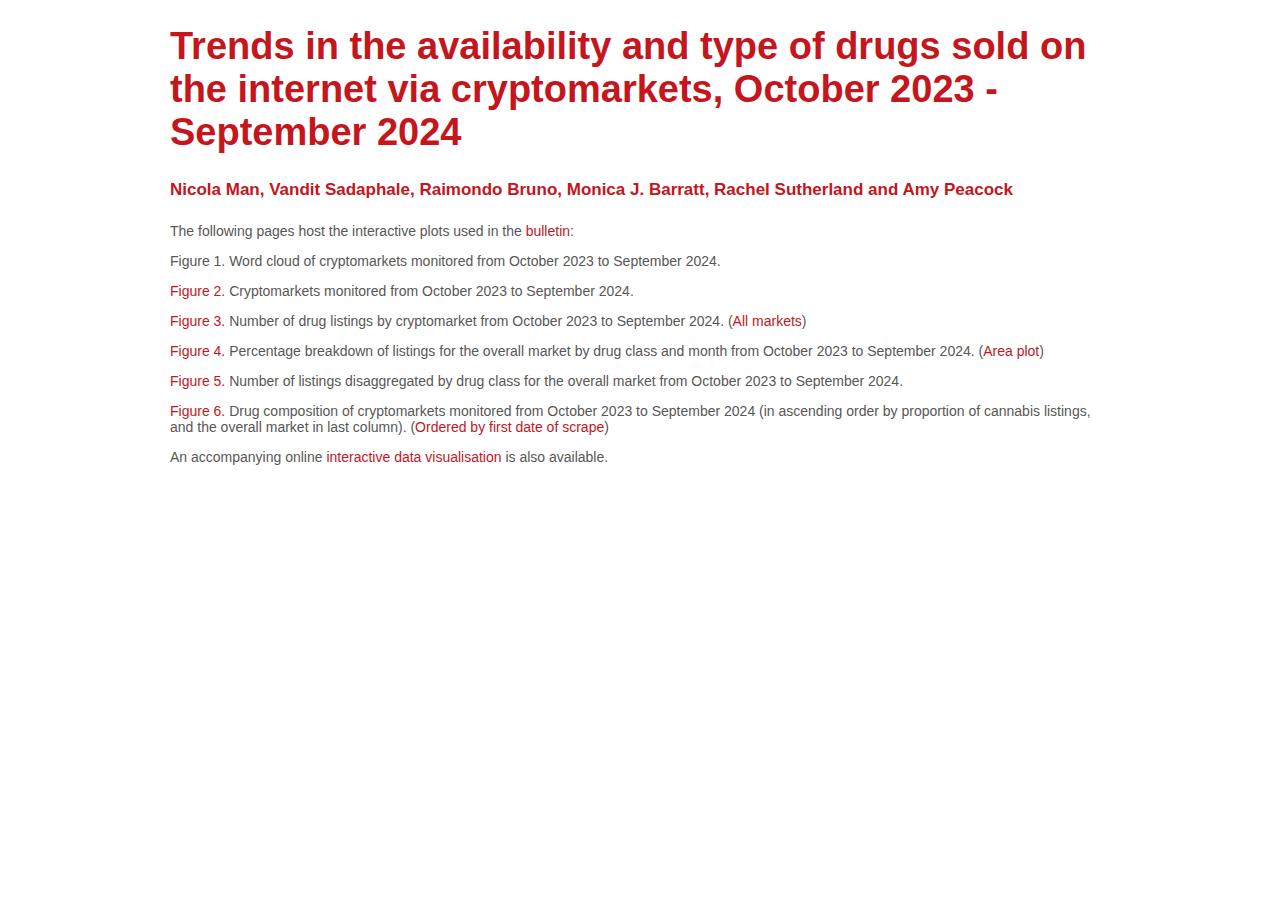
<file: index.html>
<!DOCTYPE html>

<html>

<head>

<meta charset="utf-8" />
<meta name="generator" content="pandoc" />
<meta http-equiv="X-UA-Compatible" content="IE=EDGE" />

<meta name="author" content="Nicola Man, Vandit Sadaphale, Raimondo Bruno, Monica J. Barratt, Rachel Sutherland and Amy Peacock" />


<title>Trends in the availability and type of drugs sold on the internet via cryptomarkets, October 2023 - September 2024</title>

<script>/**
* @preserve HTML5 Shiv 3.7.2 | @afarkas @jdalton @jon_neal @rem | MIT/GPL2 Licensed
*/
// Only run this code in IE 8
if (!!window.navigator.userAgent.match("MSIE 8")) {
!function(a,b){function c(a,b){var c=a.createElement("p"),d=a.getElementsByTagName("head")[0]||a.documentElement;return c.innerHTML="x<style>"+b+"</style>",d.insertBefore(c.lastChild,d.firstChild)}function d(){var a=t.elements;return"string"==typeof a?a.split(" "):a}function e(a,b){var c=t.elements;"string"!=typeof c&&(c=c.join(" ")),"string"!=typeof a&&(a=a.join(" ")),t.elements=c+" "+a,j(b)}function f(a){var b=s[a[q]];return b||(b={},r++,a[q]=r,s[r]=b),b}function g(a,c,d){if(c||(c=b),l)return c.createElement(a);d||(d=f(c));var e;return e=d.cache[a]?d.cache[a].cloneNode():p.test(a)?(d.cache[a]=d.createElem(a)).cloneNode():d.createElem(a),!e.canHaveChildren||o.test(a)||e.tagUrn?e:d.frag.appendChild(e)}function h(a,c){if(a||(a=b),l)return a.createDocumentFragment();c=c||f(a);for(var e=c.frag.cloneNode(),g=0,h=d(),i=h.length;i>g;g++)e.createElement(h[g]);return e}function i(a,b){b.cache||(b.cache={},b.createElem=a.createElement,b.createFrag=a.createDocumentFragment,b.frag=b.createFrag()),a.createElement=function(c){return t.shivMethods?g(c,a,b):b.createElem(c)},a.createDocumentFragment=Function("h,f","return function(){var n=f.cloneNode(),c=n.createElement;h.shivMethods&&("+d().join().replace(/[\w\-:]+/g,function(a){return b.createElem(a),b.frag.createElement(a),'c("'+a+'")'})+");return n}")(t,b.frag)}function j(a){a||(a=b);var d=f(a);return!t.shivCSS||k||d.hasCSS||(d.hasCSS=!!c(a,"article,aside,dialog,figcaption,figure,footer,header,hgroup,main,nav,section{display:block}mark{background:#FF0;color:#000}template{display:none}")),l||i(a,d),a}var k,l,m="3.7.2",n=a.html5||{},o=/^<|^(?:button|map|select|textarea|object|iframe|option|optgroup)$/i,p=/^(?:a|b|code|div|fieldset|h1|h2|h3|h4|h5|h6|i|label|li|ol|p|q|span|strong|style|table|tbody|td|th|tr|ul)$/i,q="_html5shiv",r=0,s={};!function(){try{var a=b.createElement("a");a.innerHTML="<xyz></xyz>",k="hidden"in a,l=1==a.childNodes.length||function(){b.createElement("a");var a=b.createDocumentFragment();return"undefined"==typeof a.cloneNode||"undefined"==typeof a.createDocumentFragment||"undefined"==typeof a.createElement}()}catch(c){k=!0,l=!0}}();var t={elements:n.elements||"abbr article aside audio bdi canvas data datalist details dialog figcaption figure footer header hgroup main mark meter nav output picture progress section summary template time video",version:m,shivCSS:n.shivCSS!==!1,supportsUnknownElements:l,shivMethods:n.shivMethods!==!1,type:"default",shivDocument:j,createElement:g,createDocumentFragment:h,addElements:e};a.html5=t,j(b)}(this,document);
};
</script>
<script>/*! Respond.js v1.4.2: min/max-width media query polyfill * Copyright 2013 Scott Jehl
 * Licensed under https://github.com/scottjehl/Respond/blob/master/LICENSE-MIT
 *  */

// Only run this code in IE 8
if (!!window.navigator.userAgent.match("MSIE 8")) {
!function(a){"use strict";a.matchMedia=a.matchMedia||function(a){var b,c=a.documentElement,d=c.firstElementChild||c.firstChild,e=a.createElement("body"),f=a.createElement("div");return f.id="mq-test-1",f.style.cssText="position:absolute;top:-100em",e.style.background="none",e.appendChild(f),function(a){return f.innerHTML='&shy;<style media="'+a+'"> #mq-test-1 { width: 42px; }</style>',c.insertBefore(e,d),b=42===f.offsetWidth,c.removeChild(e),{matches:b,media:a}}}(a.document)}(this),function(a){"use strict";function b(){u(!0)}var c={};a.respond=c,c.update=function(){};var d=[],e=function(){var b=!1;try{b=new a.XMLHttpRequest}catch(c){b=new a.ActiveXObject("Microsoft.XMLHTTP")}return function(){return b}}(),f=function(a,b){var c=e();c&&(c.open("GET",a,!0),c.onreadystatechange=function(){4!==c.readyState||200!==c.status&&304!==c.status||b(c.responseText)},4!==c.readyState&&c.send(null))};if(c.ajax=f,c.queue=d,c.regex={media:/@media[^\{]+\{([^\{\}]*\{[^\}\{]*\})+/gi,keyframes:/@(?:\-(?:o|moz|webkit)\-)?keyframes[^\{]+\{(?:[^\{\}]*\{[^\}\{]*\})+[^\}]*\}/gi,urls:/(url\()['"]?([^\/\)'"][^:\)'"]+)['"]?(\))/g,findStyles:/@media *([^\{]+)\{([\S\s]+?)$/,only:/(only\s+)?([a-zA-Z]+)\s?/,minw:/\([\s]*min\-width\s*:[\s]*([\s]*[0-9\.]+)(px|em)[\s]*\)/,maxw:/\([\s]*max\-width\s*:[\s]*([\s]*[0-9\.]+)(px|em)[\s]*\)/},c.mediaQueriesSupported=a.matchMedia&&null!==a.matchMedia("only all")&&a.matchMedia("only all").matches,!c.mediaQueriesSupported){var g,h,i,j=a.document,k=j.documentElement,l=[],m=[],n=[],o={},p=30,q=j.getElementsByTagName("head")[0]||k,r=j.getElementsByTagName("base")[0],s=q.getElementsByTagName("link"),t=function(){var a,b=j.createElement("div"),c=j.body,d=k.style.fontSize,e=c&&c.style.fontSize,f=!1;return b.style.cssText="position:absolute;font-size:1em;width:1em",c||(c=f=j.createElement("body"),c.style.background="none"),k.style.fontSize="100%",c.style.fontSize="100%",c.appendChild(b),f&&k.insertBefore(c,k.firstChild),a=b.offsetWidth,f?k.removeChild(c):c.removeChild(b),k.style.fontSize=d,e&&(c.style.fontSize=e),a=i=parseFloat(a)},u=function(b){var c="clientWidth",d=k[c],e="CSS1Compat"===j.compatMode&&d||j.body[c]||d,f={},o=s[s.length-1],r=(new Date).getTime();if(b&&g&&p>r-g)return a.clearTimeout(h),h=a.setTimeout(u,p),void 0;g=r;for(var v in l)if(l.hasOwnProperty(v)){var w=l[v],x=w.minw,y=w.maxw,z=null===x,A=null===y,B="em";x&&(x=parseFloat(x)*(x.indexOf(B)>-1?i||t():1)),y&&(y=parseFloat(y)*(y.indexOf(B)>-1?i||t():1)),w.hasquery&&(z&&A||!(z||e>=x)||!(A||y>=e))||(f[w.media]||(f[w.media]=[]),f[w.media].push(m[w.rules]))}for(var C in n)n.hasOwnProperty(C)&&n[C]&&n[C].parentNode===q&&q.removeChild(n[C]);n.length=0;for(var D in f)if(f.hasOwnProperty(D)){var E=j.createElement("style"),F=f[D].join("\n");E.type="text/css",E.media=D,q.insertBefore(E,o.nextSibling),E.styleSheet?E.styleSheet.cssText=F:E.appendChild(j.createTextNode(F)),n.push(E)}},v=function(a,b,d){var e=a.replace(c.regex.keyframes,"").match(c.regex.media),f=e&&e.length||0;b=b.substring(0,b.lastIndexOf("/"));var g=function(a){return a.replace(c.regex.urls,"$1"+b+"$2$3")},h=!f&&d;b.length&&(b+="/"),h&&(f=1);for(var i=0;f>i;i++){var j,k,n,o;h?(j=d,m.push(g(a))):(j=e[i].match(c.regex.findStyles)&&RegExp.$1,m.push(RegExp.$2&&g(RegExp.$2))),n=j.split(","),o=n.length;for(var p=0;o>p;p++)k=n[p],l.push({media:k.split("(")[0].match(c.regex.only)&&RegExp.$2||"all",rules:m.length-1,hasquery:k.indexOf("(")>-1,minw:k.match(c.regex.minw)&&parseFloat(RegExp.$1)+(RegExp.$2||""),maxw:k.match(c.regex.maxw)&&parseFloat(RegExp.$1)+(RegExp.$2||"")})}u()},w=function(){if(d.length){var b=d.shift();f(b.href,function(c){v(c,b.href,b.media),o[b.href]=!0,a.setTimeout(function(){w()},0)})}},x=function(){for(var b=0;b<s.length;b++){var c=s[b],e=c.href,f=c.media,g=c.rel&&"stylesheet"===c.rel.toLowerCase();e&&g&&!o[e]&&(c.styleSheet&&c.styleSheet.rawCssText?(v(c.styleSheet.rawCssText,e,f),o[e]=!0):(!/^([a-zA-Z:]*\/\/)/.test(e)&&!r||e.replace(RegExp.$1,"").split("/")[0]===a.location.host)&&("//"===e.substring(0,2)&&(e=a.location.protocol+e),d.push({href:e,media:f})))}w()};x(),c.update=x,c.getEmValue=t,a.addEventListener?a.addEventListener("resize",b,!1):a.attachEvent&&a.attachEvent("onresize",b)}}(this);
};
</script>
<style>h1 {font-size: 34px;}
h1.title {font-size: 38px;}
h2 {font-size: 30px;}
h3 {font-size: 24px;}
h4 {font-size: 18px;}
h5 {font-size: 16px;}
h6 {font-size: 12px;}
code {color: inherit; background-color: rgba(0, 0, 0, 0.04);}
pre:not([class]) { background-color: white }</style>

<script>
/**
 * jQuery Plugin: Sticky Tabs
 *
 * @author Aidan Lister <aidan@php.net>
 * adapted by Ruben Arslan to activate parent tabs too
 * http://www.aidanlister.com/2014/03/persisting-the-tab-state-in-bootstrap/
 */
(function($) {
  "use strict";
  $.fn.rmarkdownStickyTabs = function() {
    var context = this;
    // Show the tab corresponding with the hash in the URL, or the first tab
    var showStuffFromHash = function() {
      var hash = window.location.hash;
      var selector = hash ? 'a[href="' + hash + '"]' : 'li.active > a';
      var $selector = $(selector, context);
      if($selector.data('toggle') === "tab") {
        $selector.tab('show');
        // walk up the ancestors of this element, show any hidden tabs
        $selector.parents('.section.tabset').each(function(i, elm) {
          var link = $('a[href="#' + $(elm).attr('id') + '"]');
          if(link.data('toggle') === "tab") {
            link.tab("show");
          }
        });
      }
    };


    // Set the correct tab when the page loads
    showStuffFromHash(context);

    // Set the correct tab when a user uses their back/forward button
    $(window).on('hashchange', function() {
      showStuffFromHash(context);
    });

    // Change the URL when tabs are clicked
    $('a', context).on('click', function(e) {
      history.pushState(null, null, this.href);
      showStuffFromHash(context);
    });

    return this;
  };
}(jQuery));

window.buildTabsets = function(tocID) {

  // build a tabset from a section div with the .tabset class
  function buildTabset(tabset) {

    // check for fade and pills options
    var fade = tabset.hasClass("tabset-fade");
    var pills = tabset.hasClass("tabset-pills");
    var navClass = pills ? "nav-pills" : "nav-tabs";

    // determine the heading level of the tabset and tabs
    var match = tabset.attr('class').match(/level(\d) /);
    if (match === null)
      return;
    var tabsetLevel = Number(match[1]);
    var tabLevel = tabsetLevel + 1;

    // find all subheadings immediately below
    var tabs = tabset.find("div.section.level" + tabLevel);
    if (!tabs.length)
      return;

    // create tablist and tab-content elements
    var tabList = $('<ul class="nav ' + navClass + '" role="tablist"></ul>');
    $(tabs[0]).before(tabList);
    var tabContent = $('<div class="tab-content"></div>');
    $(tabs[0]).before(tabContent);

    // build the tabset
    var activeTab = 0;
    tabs.each(function(i) {

      // get the tab div
      var tab = $(tabs[i]);

      // get the id then sanitize it for use with bootstrap tabs
      var id = tab.attr('id');

      // see if this is marked as the active tab
      if (tab.hasClass('active'))
        activeTab = i;

      // remove any table of contents entries associated with
      // this ID (since we'll be removing the heading element)
      $("div#" + tocID + " li a[href='#" + id + "']").parent().remove();

      // sanitize the id for use with bootstrap tabs
      id = id.replace(/[.\/?&!#<>]/g, '').replace(/\s/g, '_');
      tab.attr('id', id);

      // get the heading element within it, grab it's text, then remove it
      var heading = tab.find('h' + tabLevel + ':first');
      var headingText = heading.html();
      heading.remove();

      // build and append the tab list item
      var a = $('<a role="tab" data-toggle="tab">' + headingText + '</a>');
      a.attr('href', '#' + id);
      a.attr('aria-controls', id);
      var li = $('<li role="presentation"></li>');
      li.append(a);
      tabList.append(li);

      // set it's attributes
      tab.attr('role', 'tabpanel');
      tab.addClass('tab-pane');
      tab.addClass('tabbed-pane');
      if (fade)
        tab.addClass('fade');

      // move it into the tab content div
      tab.detach().appendTo(tabContent);
    });

    // set active tab
    $(tabList.children('li')[activeTab]).addClass('active');
    var active = $(tabContent.children('div.section')[activeTab]);
    active.addClass('active');
    if (fade)
      active.addClass('in');

    if (tabset.hasClass("tabset-sticky"))
      tabset.rmarkdownStickyTabs();
  }

  // convert section divs with the .tabset class to tabsets
  var tabsets = $("div.section.tabset");
  tabsets.each(function(i) {
    buildTabset($(tabsets[i]));
  });
};

</script>

<style type="text/css">
code{white-space: pre-wrap;}
span.smallcaps{font-variant: small-caps;}
span.underline{text-decoration: underline;}
div.column{display: inline-block; vertical-align: top; width: 50%;}
div.hanging-indent{margin-left: 1.5em; text-indent: -1.5em;}
ul.task-list{list-style: none;}
.display.math{display: block; text-align: center; margin: 0.5rem auto;}
</style>

<style type="text/css">img.loader-img{width:800px;height:auto;position:absolute;left:0px;top:-225px}body{margin:0;font-family:Arial,"Helvetica Neue",Helvetica,sans-serif;font-size:14px;color:#575756}a{color:#c4161c;text-decoration:none}a:hover,a:focus{color:#800000;text-decoration:underline}.content-wrapper,.right-side{background-color:#ffffff}.content{padding:0;padding-left:0;padding-right:0}h1{font-size:20px;font-family:"Segoe UI",Arial;color:#C4161C}h2{font-size:18px;font-family:"Segoe UI",Arial;color:#C4161C}h3{font-size:18px;font-family:"Arial",sans-serif;color:#C4161C;font-style:italic}h4{font-size:17px;font-family:"Arial",sans-serif;color:#C4161C}.table-striped>tbody>tr:nth-of-type(odd){background-color:#F8E0DD}.panel>table>tbody{background-color:#FDE8E6}</style>

<style type="text/css">
.main-container {
max-width: 940px;
margin-left: auto;
margin-right: auto;
}
img {
max-width:100%;
}
.tabbed-pane {
padding-top: 12px;
}
.html-widget {
margin-bottom: 20px;
}
button.code-folding-btn:focus {
outline: none;
}
summary {
display: list-item;
}
details > summary > p:only-child {
display: inline;
}
pre code {
padding: 0;
}
</style>


</head>

<body>


<div class="container-fluid main-container">

<div id="header">

<h1 class="title toc-ignore">Trends in the availability and type of
drugs sold on the internet via cryptomarkets, October 2023 - September
2024</h1>
<h4 class="author">Nicola Man, Vandit Sadaphale, Raimondo Bruno, Monica
J. Barratt, Rachel Sutherland and Amy Peacock</h4>

</div>

<p>
The following pages host the interactive plots used in the
<a href="https://unsw.edu.au/research/ndarc/resources/trends-cryptomarket-drug-listings-oct2023-sep2024">bulletin</a>:
</p>
<p>Figure 1. Word cloud of cryptomarkets monitored from October 2023 to
September 2024.</p>
<p><a href="./F2.html">Figure 2.</a> Cryptomarkets monitored from
October 2023 to September 2024.</p>
<p><a href="./F3-top.html">Figure 3.</a> Number of drug listings by
cryptomarket from October 2023 to September 2024. (<a href="./F3.html">All markets</a>)</p>
<p><a href="./F4-month.html">Figure 4.</a> Percentage breakdown of
listings for the overall market by drug class and month from October
2023 to September 2024. (<a href="./F4.html">Area plot</a>)</p>
<p><a href="./F5.html">Figure 5.</a> Number of listings disaggregated by
drug class for the overall market from October 2023 to September
2024.</p>
<p><a href="./F6.html">Figure 6.</a> Drug composition of cryptomarkets
monitored from October 2023 to September 2024 (in ascending order by
proportion of cannabis listings, and the overall market in last column).
(<a href="./F6-rank.html">Ordered by first date of scrape</a>)</p>
<p>
An accompanying online
<a href="https://drugtrends.shinyapps.io/cryptomarkets">interactive data
visualisation</a> is also available.
</p>

</div>

</body>
</html>
</file>
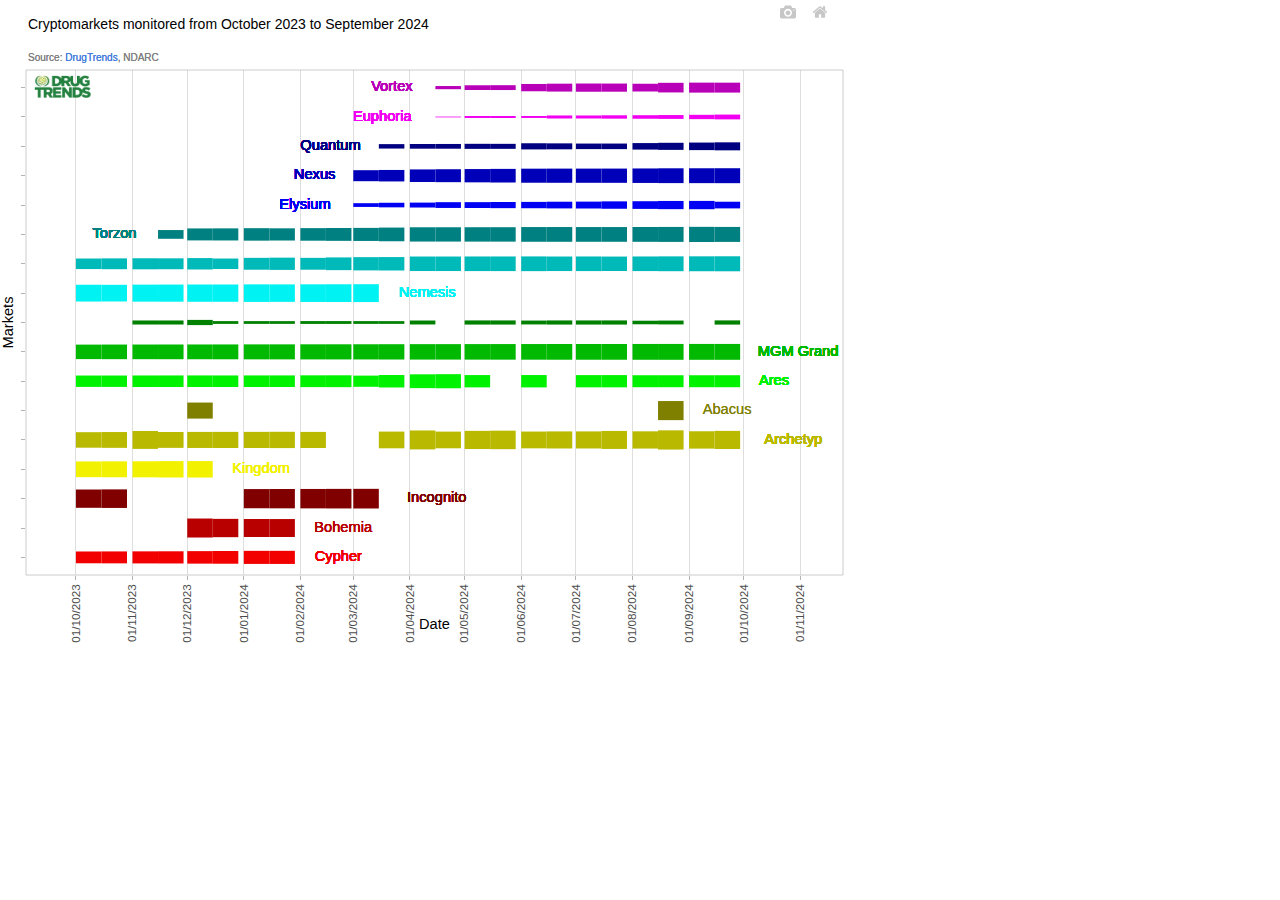
<file: F2.html>
<!DOCTYPE html>
<html lang="en">
<head>
<meta charset="utf-8"/>
<style>body{background-color:white;}</style>
<script src="shared/htmlwidgets-1.6.4/htmlwidgets.js"></script>
<script src="shared/plotly-binding-4.10.4/plotly.js"></script>
<script src="shared/typedarray-0.1/typedarray.min.js"></script>
<script src="shared/jquery-3.5.1/jquery.min.js"></script>
<link href="shared/crosstalk-1.2.1/css/crosstalk.min.css" rel="stylesheet" />
<script src="shared/crosstalk-1.2.1/js/crosstalk.min.js"></script>
<link href="shared/plotly-htmlwidgets-css-2.11.1/plotly-htmlwidgets.css" rel="stylesheet" />
<script src="shared/plotly-main-2.11.1/plotly-latest.min.js"></script>
  <title>Cryptomarkets Oct 2023-Sep 2024, Fig 1</title>
</head>
<body>
<div id="htmlwidget_container">
  <div id="htmlwidget-8ecad6f32b7740e5ce79" style="width:850px;height:675px;" class="plotly html-widget"></div>
</div>
<script type="application/json" data-for="htmlwidget-8ecad6f32b7740e5ce79">{"x":{"data":[{"x":[19631,19644.990000000002],"y":[1,1],"text":"Market (status): Cypher (Closed)<br>Start date: 2021-06-01<br>End date: 2024-01-15<br>Duration of market in weeks: 32<br>Number of weeks with data available: 41<br>Mean number of listings per week (with data available): 1292<br><br>2-week snapshot from: 2023-10-01<br>Number of listings on date: 1637","type":"scatter","mode":"lines","line":{"width":11.796721011516986,"color":"rgba(242,0,0,1)","dash":"solid"},"hoveron":"points","name":"Cypher","legendgroup":"Cypher","showlegend":true,"xaxis":"x","yaxis":"y","hoverinfo":"text","frame":null},{"x":[19645,19658.990000000002],"y":[1,1],"text":"Market (status): Cypher (Closed)<br>Start date: 2021-06-01<br>End date: 2024-01-15<br>Duration of market in weeks: 32<br>Number of weeks with data available: 41<br>Mean number of listings per week (with data available): 1292<br><br>2-week snapshot from: 2023-10-15<br>Number of listings on date: 1694","type":"scatter","mode":"lines","line":{"width":11.931903979413443,"color":"rgba(242,0,0,1)","dash":"solid"},"hoveron":"points","name":"Cypher","legendgroup":"Cypher","showlegend":false,"xaxis":"x","yaxis":"y","hoverinfo":"text","frame":null},{"x":[19662,19675.990000000002],"y":[1,1],"text":"Market (status): Cypher (Closed)<br>Start date: 2021-06-01<br>End date: 2024-01-15<br>Duration of market in weeks: 32<br>Number of weeks with data available: 41<br>Mean number of listings per week (with data available): 1292<br><br>2-week snapshot from: 2023-11-01<br>Number of listings on date: 1752","type":"scatter","mode":"lines","line":{"width":12.064867680091369,"color":"rgba(242,0,0,1)","dash":"solid"},"hoveron":"points","name":"Cypher","legendgroup":"Cypher","showlegend":false,"xaxis":"x","yaxis":"y","hoverinfo":"text","frame":null},{"x":[19676,19689.990000000002],"y":[1,1],"text":"Market (status): Cypher (Closed)<br>Start date: 2021-06-01<br>End date: 2024-01-15<br>Duration of market in weeks: 32<br>Number of weeks with data available: 41<br>Mean number of listings per week (with data available): 1292<br><br>2-week snapshot from: 2023-11-15<br>Number of listings on date: 1805","type":"scatter","mode":"lines","line":{"width":12.182575009462386,"color":"rgba(242,0,0,1)","dash":"solid"},"hoveron":"points","name":"Cypher","legendgroup":"Cypher","showlegend":false,"xaxis":"x","yaxis":"y","hoverinfo":"text","frame":null},{"x":[19692,19705.990000000002],"y":[1,1],"text":"Market (status): Cypher (Closed)<br>Start date: 2021-06-01<br>End date: 2024-01-15<br>Duration of market in weeks: 32<br>Number of weeks with data available: 41<br>Mean number of listings per week (with data available): 1292<br><br>2-week snapshot from: 2023-12-01<br>Number of listings on date: 1956","type":"scatter","mode":"lines","line":{"width":12.499887002577484,"color":"rgba(242,0,0,1)","dash":"solid"},"hoveron":"points","name":"Cypher","legendgroup":"Cypher","showlegend":false,"xaxis":"x","yaxis":"y","hoverinfo":"text","frame":null},{"x":[19706,19719.990000000002],"y":[1,1],"text":"Market (status): Cypher (Closed)<br>Start date: 2021-06-01<br>End date: 2024-01-15<br>Duration of market in weeks: 32<br>Number of weeks with data available: 41<br>Mean number of listings per week (with data available): 1292<br><br>2-week snapshot from: 2023-12-15<br>Number of listings on date: 2061","type":"scatter","mode":"lines","line":{"width":12.706408737502116,"color":"rgba(242,0,0,1)","dash":"solid"},"hoveron":"points","name":"Cypher","legendgroup":"Cypher","showlegend":false,"xaxis":"x","yaxis":"y","hoverinfo":"text","frame":null},{"x":[19723,19736.990000000002],"y":[1,1],"text":"Market (status): Cypher (Closed)<br>Start date: 2021-06-01<br>End date: 2024-01-15<br>Duration of market in weeks: 32<br>Number of weeks with data available: 41<br>Mean number of listings per week (with data available): 1292<br><br>2-week snapshot from: 2024-01-01<br>Number of listings on date: 2264","type":"scatter","mode":"lines","line":{"width":13.077438296764248,"color":"rgba(242,0,0,1)","dash":"solid"},"hoveron":"points","name":"Cypher","legendgroup":"Cypher","showlegend":false,"xaxis":"x","yaxis":"y","hoverinfo":"text","frame":null},{"x":[19737,19750.990000000002],"y":[1,1],"text":"Market (status): Cypher (Closed)<br>Start date: 2021-06-01<br>End date: 2024-01-15<br>Duration of market in weeks: 32<br>Number of weeks with data available: 41<br>Mean number of listings per week (with data available): 1292<br><br>2-week snapshot from: 2024-01-15<br>Number of listings on date: 2285","type":"scatter","mode":"lines","line":{"width":13.113904101462429,"color":"rgba(242,0,0,1)","dash":"solid"},"hoveron":"points","name":"Cypher","legendgroup":"Cypher","showlegend":false,"xaxis":"x","yaxis":"y","hoverinfo":"text","frame":null},{"x":[19737,19750.990000000002],"y":[2,2],"text":"Market (status): Bohemia (Closed)<br>Start date: 2021-07-15<br>End date: 2024-01-15<br>Duration of market in weeks: 30.5<br>Number of weeks with data available: 54<br>Mean number of listings per week (with data available): 6002<br><br>2-week snapshot from: 2024-01-15<br>Number of listings on date: 7766","type":"scatter","mode":"lines","line":{"width":17.945760377663706,"color":"rgba(185,0,0,1)","dash":"solid"},"hoveron":"points","name":"Bohemia","legendgroup":"Bohemia","showlegend":true,"xaxis":"x","yaxis":"y","hoverinfo":"text","frame":null},{"x":[19723,19736.990000000002],"y":[2,2],"text":"Market (status): Bohemia (Closed)<br>Start date: 2021-07-15<br>End date: 2024-01-15<br>Duration of market in weeks: 30.5<br>Number of weeks with data available: 54<br>Mean number of listings per week (with data available): 6002<br><br>2-week snapshot from: 2024-01-01<br>Number of listings on date: 7882","type":"scatter","mode":"lines","line":{"width":18.004318408764302,"color":"rgba(185,0,0,1)","dash":"solid"},"hoveron":"points","name":"Bohemia","legendgroup":"Bohemia","showlegend":false,"xaxis":"x","yaxis":"y","hoverinfo":"text","frame":null},{"x":[19706,19719.990000000002],"y":[2,2],"text":"Market (status): Bohemia (Closed)<br>Start date: 2021-07-15<br>End date: 2024-01-15<br>Duration of market in weeks: 30.5<br>Number of weeks with data available: 54<br>Mean number of listings per week (with data available): 6002<br><br>2-week snapshot from: 2023-12-15<br>Number of listings on date: 8548","type":"scatter","mode":"lines","line":{"width":18.32469004706229,"color":"rgba(185,0,0,1)","dash":"solid"},"hoveron":"points","name":"Bohemia","legendgroup":"Bohemia","showlegend":false,"xaxis":"x","yaxis":"y","hoverinfo":"text","frame":null},{"x":[19692,19705.990000000002],"y":[2,2],"text":"Market (status): Bohemia (Closed)<br>Start date: 2021-07-15<br>End date: 2024-01-15<br>Duration of market in weeks: 30.5<br>Number of weeks with data available: 54<br>Mean number of listings per week (with data available): 6002<br><br>2-week snapshot from: 2023-12-01<br>Number of listings on date: 10166","type":"scatter","mode":"lines","line":{"width":19.009353144819482,"color":"rgba(185,0,0,1)","dash":"solid"},"hoveron":"points","name":"Bohemia","legendgroup":"Bohemia","showlegend":false,"xaxis":"x","yaxis":"y","hoverinfo":"text","frame":null},{"x":[19631,19644.990000000002],"y":[3,3],"text":"Market (status): Incognito (Closed)<br>Start date: 2021-10-01<br>End date: 2024-03-01<br>Duration of market in weeks: 29.5<br>Number of weeks with data available: 54<br>Mean number of listings per week (with data available): 5223<br><br>2-week snapshot from: 2023-10-01<br>Number of listings on date: 8452","type":"scatter","mode":"lines","line":{"width":18.280082711130298,"color":"rgba(128,0,0,1)","dash":"solid"},"hoveron":"points","name":"Incognito","legendgroup":"Incognito","showlegend":true,"xaxis":"x","yaxis":"y","hoverinfo":"text","frame":null},{"x":[19645,19658.990000000002],"y":[3,3],"text":"Market (status): Incognito (Closed)<br>Start date: 2021-10-01<br>End date: 2024-03-01<br>Duration of market in weeks: 29.5<br>Number of weeks with data available: 54<br>Mean number of listings per week (with data available): 5223<br><br>2-week snapshot from: 2023-10-15<br>Number of listings on date: 9098","type":"scatter","mode":"lines","line":{"width":18.570974200029774,"color":"rgba(128,0,0,1)","dash":"solid"},"hoveron":"points","name":"Incognito","legendgroup":"Incognito","showlegend":false,"xaxis":"x","yaxis":"y","hoverinfo":"text","frame":null},{"x":[19723,19736.990000000002],"y":[3,3],"text":"Market (status): Incognito (Closed)<br>Start date: 2021-10-01<br>End date: 2024-03-01<br>Duration of market in weeks: 29.5<br>Number of weeks with data available: 54<br>Mean number of listings per week (with data available): 5223<br><br>2-week snapshot from: 2024-01-01<br>Number of listings on date: 10646","type":"scatter","mode":"lines","line":{"width":19.191568008871997,"color":"rgba(128,0,0,1)","dash":"solid"},"hoveron":"points","name":"Incognito","legendgroup":"Incognito","showlegend":false,"xaxis":"x","yaxis":"y","hoverinfo":"text","frame":null},{"x":[19737,19750.990000000002],"y":[3,3],"text":"Market (status): Incognito (Closed)<br>Start date: 2021-10-01<br>End date: 2024-03-01<br>Duration of market in weeks: 29.5<br>Number of weeks with data available: 54<br>Mean number of listings per week (with data available): 5223<br><br>2-week snapshot from: 2024-01-15<br>Number of listings on date: 11103","type":"scatter","mode":"lines","line":{"width":19.357572636468376,"color":"rgba(128,0,0,1)","dash":"solid"},"hoveron":"points","name":"Incognito","legendgroup":"Incognito","showlegend":false,"xaxis":"x","yaxis":"y","hoverinfo":"text","frame":null},{"x":[19754,19767.990000000002],"y":[3,3],"text":"Market (status): Incognito (Closed)<br>Start date: 2021-10-01<br>End date: 2024-03-01<br>Duration of market in weeks: 29.5<br>Number of weeks with data available: 54<br>Mean number of listings per week (with data available): 5223<br><br>2-week snapshot from: 2024-02-01<br>Number of listings on date: 11253","type":"scatter","mode":"lines","line":{"width":19.41057351079932,"color":"rgba(128,0,0,1)","dash":"solid"},"hoveron":"points","name":"Incognito","legendgroup":"Incognito","showlegend":false,"xaxis":"x","yaxis":"y","hoverinfo":"text","frame":null},{"x":[19768,19781.990000000002],"y":[3,3],"text":"Market (status): Incognito (Closed)<br>Start date: 2021-10-01<br>End date: 2024-03-01<br>Duration of market in weeks: 29.5<br>Number of weeks with data available: 54<br>Mean number of listings per week (with data available): 5223<br><br>2-week snapshot from: 2024-02-15<br>Number of listings on date: 11753","type":"scatter","mode":"lines","line":{"width":19.582276019357803,"color":"rgba(128,0,0,1)","dash":"solid"},"hoveron":"points","name":"Incognito","legendgroup":"Incognito","showlegend":false,"xaxis":"x","yaxis":"y","hoverinfo":"text","frame":null},{"x":[19783,19796.990000000002],"y":[3,3],"text":"Market (status): Incognito (Closed)<br>Start date: 2021-10-01<br>End date: 2024-03-01<br>Duration of market in weeks: 29.5<br>Number of weeks with data available: 54<br>Mean number of listings per week (with data available): 5223<br><br>2-week snapshot from: 2024-03-01<br>Number of listings on date: 11967","type":"scatter","mode":"lines","line":{"width":19.653543307086618,"color":"rgba(128,0,0,1)","dash":"solid"},"hoveron":"points","name":"Incognito","legendgroup":"Incognito","showlegend":false,"xaxis":"x","yaxis":"y","hoverinfo":"text","frame":null},{"x":[19631,19644.990000000002],"y":[4,4],"text":"Market (status): Kingdom (Closed)<br>Start date: 2022-01-01<br>End date: 2023-12-01<br>Duration of market in weeks: 23.5<br>Number of weeks with data available: 46<br>Mean number of listings per week (with data available): 2631<br><br>2-week snapshot from: 2023-10-01<br>Number of listings on date: 4448","type":"scatter","mode":"lines","line":{"width":15.744664646381759,"color":"rgba(242,242,0,1)","dash":"solid"},"hoveron":"points","name":"Kingdom","legendgroup":"Kingdom","showlegend":true,"xaxis":"x","yaxis":"y","hoverinfo":"text","frame":null},{"x":[19645,19658.990000000002],"y":[4,4],"text":"Market (status): Kingdom (Closed)<br>Start date: 2022-01-01<br>End date: 2023-12-01<br>Duration of market in weeks: 23.5<br>Number of weeks with data available: 46<br>Mean number of listings per week (with data available): 2631<br><br>2-week snapshot from: 2023-10-15<br>Number of listings on date: 4696","type":"scatter","mode":"lines","line":{"width":15.958954368854723,"color":"rgba(242,242,0,1)","dash":"solid"},"hoveron":"points","name":"Kingdom","legendgroup":"Kingdom","showlegend":false,"xaxis":"x","yaxis":"y","hoverinfo":"text","frame":null},{"x":[19662,19675.990000000002],"y":[4,4],"text":"Market (status): Kingdom (Closed)<br>Start date: 2022-01-01<br>End date: 2023-12-01<br>Duration of market in weeks: 23.5<br>Number of weeks with data available: 46<br>Mean number of listings per week (with data available): 2631<br><br>2-week snapshot from: 2023-11-01<br>Number of listings on date: 4846","type":"scatter","mode":"lines","line":{"width":16.083138751665008,"color":"rgba(242,242,0,1)","dash":"solid"},"hoveron":"points","name":"Kingdom","legendgroup":"Kingdom","showlegend":false,"xaxis":"x","yaxis":"y","hoverinfo":"text","frame":null},{"x":[19676,19689.990000000002],"y":[4,4],"text":"Market (status): Kingdom (Closed)<br>Start date: 2022-01-01<br>End date: 2023-12-01<br>Duration of market in weeks: 23.5<br>Number of weeks with data available: 46<br>Mean number of listings per week (with data available): 2631<br><br>2-week snapshot from: 2023-11-15<br>Number of listings on date: 5231","type":"scatter","mode":"lines","line":{"width":16.385078489971679,"color":"rgba(242,242,0,1)","dash":"solid"},"hoveron":"points","name":"Kingdom","legendgroup":"Kingdom","showlegend":false,"xaxis":"x","yaxis":"y","hoverinfo":"text","frame":null},{"x":[19692,19705.990000000002],"y":[4,4],"text":"Market (status): Kingdom (Closed)<br>Start date: 2022-01-01<br>End date: 2023-12-01<br>Duration of market in weeks: 23.5<br>Number of weeks with data available: 46<br>Mean number of listings per week (with data available): 2631<br><br>2-week snapshot from: 2023-12-01<br>Number of listings on date: 5346","type":"scatter","mode":"lines","line":{"width":16.470966355292294,"color":"rgba(242,242,0,1)","dash":"solid"},"hoveron":"points","name":"Kingdom","legendgroup":"Kingdom","showlegend":false,"xaxis":"x","yaxis":"y","hoverinfo":"text","frame":null},{"x":[19631,19644.990000000002],"y":[5,5],"text":"Market (status): Archetyp (Open)<br>Start date: 2022-01-15<br>End date: 2024-09-15<br>Duration of market in weeks: 32.5<br>Number of weeks with data available: 62<br>Mean number of listings per week (with data available): 4176<br><br>2-week snapshot from: 2023-10-01<br>Number of listings on date: 4194","type":"scatter","mode":"lines","line":{"width":15.512431655515442,"color":"rgba(185,185,0,1)","dash":"solid"},"hoveron":"points","name":"Archetyp","legendgroup":"Archetyp","showlegend":true,"xaxis":"x","yaxis":"y","hoverinfo":"text","frame":null},{"x":[19645,19658.990000000002],"y":[5,5],"text":"Market (status): Archetyp (Open)<br>Start date: 2022-01-15<br>End date: 2024-09-15<br>Duration of market in weeks: 32.5<br>Number of weeks with data available: 62<br>Mean number of listings per week (with data available): 4176<br><br>2-week snapshot from: 2023-10-15<br>Number of listings on date: 4536","type":"scatter","mode":"lines","line":{"width":15.822040629070331,"color":"rgba(185,185,0,1)","dash":"solid"},"hoveron":"points","name":"Archetyp","legendgroup":"Archetyp","showlegend":false,"xaxis":"x","yaxis":"y","hoverinfo":"text","frame":null},{"x":[19676,19689.990000000002],"y":[5,5],"text":"Market (status): Archetyp (Open)<br>Start date: 2022-01-15<br>End date: 2024-09-15<br>Duration of market in weeks: 32.5<br>Number of weeks with data available: 62<br>Mean number of listings per week (with data available): 4176<br><br>2-week snapshot from: 2023-11-15<br>Number of listings on date: 4557","type":"scatter","mode":"lines","line":{"width":15.840283460050152,"color":"rgba(185,185,0,1)","dash":"solid"},"hoveron":"points","name":"Archetyp","legendgroup":"Archetyp","showlegend":false,"xaxis":"x","yaxis":"y","hoverinfo":"text","frame":null},{"x":[19692,19705.990000000002],"y":[5,5],"text":"Market (status): Archetyp (Open)<br>Start date: 2022-01-15<br>End date: 2024-09-15<br>Duration of market in weeks: 32.5<br>Number of weeks with data available: 62<br>Mean number of listings per week (with data available): 4176<br><br>2-week snapshot from: 2023-12-01<br>Number of listings on date: 4818","type":"scatter","mode":"lines","line":{"width":16.060252130341137,"color":"rgba(185,185,0,1)","dash":"solid"},"hoveron":"points","name":"Archetyp","legendgroup":"Archetyp","showlegend":false,"xaxis":"x","yaxis":"y","hoverinfo":"text","frame":null},{"x":[19754,19767.990000000002],"y":[5,5],"text":"Market (status): Archetyp (Open)<br>Start date: 2022-01-15<br>End date: 2024-09-15<br>Duration of market in weeks: 32.5<br>Number of weeks with data available: 62<br>Mean number of listings per week (with data available): 4176<br><br>2-week snapshot from: 2024-02-01<br>Number of listings on date: 4836","type":"scatter","mode":"lines","line":{"width":16.074980174326299,"color":"rgba(185,185,0,1)","dash":"solid"},"hoveron":"points","name":"Archetyp","legendgroup":"Archetyp","showlegend":false,"xaxis":"x","yaxis":"y","hoverinfo":"text","frame":null},{"x":[19706,19719.990000000002],"y":[5,5],"text":"Market (status): Archetyp (Open)<br>Start date: 2022-01-15<br>End date: 2024-09-15<br>Duration of market in weeks: 32.5<br>Number of weeks with data available: 62<br>Mean number of listings per week (with data available): 4176<br><br>2-week snapshot from: 2023-12-15<br>Number of listings on date: 4918","type":"scatter","mode":"lines","line":{"width":16.141388218729791,"color":"rgba(185,185,0,1)","dash":"solid"},"hoveron":"points","name":"Archetyp","legendgroup":"Archetyp","showlegend":false,"xaxis":"x","yaxis":"y","hoverinfo":"text","frame":null},{"x":[19723,19736.990000000002],"y":[5,5],"text":"Market (status): Archetyp (Open)<br>Start date: 2022-01-15<br>End date: 2024-09-15<br>Duration of market in weeks: 32.5<br>Number of weeks with data available: 62<br>Mean number of listings per week (with data available): 4176<br><br>2-week snapshot from: 2024-01-01<br>Number of listings on date: 4953","type":"scatter","mode":"lines","line":{"width":16.169396603958553,"color":"rgba(185,185,0,1)","dash":"solid"},"hoveron":"points","name":"Archetyp","legendgroup":"Archetyp","showlegend":false,"xaxis":"x","yaxis":"y","hoverinfo":"text","frame":null},{"x":[19737,19750.990000000002],"y":[5,5],"text":"Market (status): Archetyp (Open)<br>Start date: 2022-01-15<br>End date: 2024-09-15<br>Duration of market in weeks: 32.5<br>Number of weeks with data available: 62<br>Mean number of listings per week (with data available): 4176<br><br>2-week snapshot from: 2024-01-15<br>Number of listings on date: 5127","type":"scatter","mode":"lines","line":{"width":16.305764209996703,"color":"rgba(185,185,0,1)","dash":"solid"},"hoveron":"points","name":"Archetyp","legendgroup":"Archetyp","showlegend":false,"xaxis":"x","yaxis":"y","hoverinfo":"text","frame":null},{"x":[19828,19841.990000000002],"y":[5,5],"text":"Market (status): Archetyp (Open)<br>Start date: 2022-01-15<br>End date: 2024-09-15<br>Duration of market in weeks: 32.5<br>Number of weeks with data available: 62<br>Mean number of listings per week (with data available): 4176<br><br>2-week snapshot from: 2024-04-15<br>Number of listings on date: 5646","type":"scatter","mode":"lines","line":{"width":16.686607566038404,"color":"rgba(185,185,0,1)","dash":"solid"},"hoveron":"points","name":"Archetyp","legendgroup":"Archetyp","showlegend":false,"xaxis":"x","yaxis":"y","hoverinfo":"text","frame":null},{"x":[19797,19810.990000000002],"y":[5,5],"text":"Market (status): Archetyp (Open)<br>Start date: 2022-01-15<br>End date: 2024-09-15<br>Duration of market in weeks: 32.5<br>Number of weeks with data available: 62<br>Mean number of listings per week (with data available): 4176<br><br>2-week snapshot from: 2024-03-15<br>Number of listings on date: 5696","type":"scatter","mode":"lines","line":{"width":16.721430273415816,"color":"rgba(185,185,0,1)","dash":"solid"},"hoveron":"points","name":"Archetyp","legendgroup":"Archetyp","showlegend":false,"xaxis":"x","yaxis":"y","hoverinfo":"text","frame":null},{"x":[19875,19888.990000000002],"y":[5,5],"text":"Market (status): Archetyp (Open)<br>Start date: 2022-01-15<br>End date: 2024-09-15<br>Duration of market in weeks: 32.5<br>Number of weeks with data available: 62<br>Mean number of listings per week (with data available): 4176<br><br>2-week snapshot from: 2024-06-01<br>Number of listings on date: 5779","type":"scatter","mode":"lines","line":{"width":16.778566602044588,"color":"rgba(185,185,0,1)","dash":"solid"},"hoveron":"points","name":"Archetyp","legendgroup":"Archetyp","showlegend":false,"xaxis":"x","yaxis":"y","hoverinfo":"text","frame":null},{"x":[19905,19918.990000000002],"y":[5,5],"text":"Market (status): Archetyp (Open)<br>Start date: 2022-01-15<br>End date: 2024-09-15<br>Duration of market in weeks: 32.5<br>Number of weeks with data available: 62<br>Mean number of listings per week (with data available): 4176<br><br>2-week snapshot from: 2024-07-01<br>Number of listings on date: 6232","type":"scatter","mode":"lines","line":{"width":17.076627113227488,"color":"rgba(185,185,0,1)","dash":"solid"},"hoveron":"points","name":"Archetyp","legendgroup":"Archetyp","showlegend":false,"xaxis":"x","yaxis":"y","hoverinfo":"text","frame":null},{"x":[19889,19902.990000000002],"y":[5,5],"text":"Market (status): Archetyp (Open)<br>Start date: 2022-01-15<br>End date: 2024-09-15<br>Duration of market in weeks: 32.5<br>Number of weeks with data available: 62<br>Mean number of listings per week (with data available): 4176<br><br>2-week snapshot from: 2024-06-15<br>Number of listings on date: 6254","type":"scatter","mode":"lines","line":{"width":17.090545187774051,"color":"rgba(185,185,0,1)","dash":"solid"},"hoveron":"points","name":"Archetyp","legendgroup":"Archetyp","showlegend":false,"xaxis":"x","yaxis":"y","hoverinfo":"text","frame":null},{"x":[19936,19949.990000000002],"y":[5,5],"text":"Market (status): Archetyp (Open)<br>Start date: 2022-01-15<br>End date: 2024-09-15<br>Duration of market in weeks: 32.5<br>Number of weeks with data available: 62<br>Mean number of listings per week (with data available): 4176<br><br>2-week snapshot from: 2024-08-01<br>Number of listings on date: 6515","type":"scatter","mode":"lines","line":{"width":17.252026947166858,"color":"rgba(185,185,0,1)","dash":"solid"},"hoveron":"points","name":"Archetyp","legendgroup":"Archetyp","showlegend":false,"xaxis":"x","yaxis":"y","hoverinfo":"text","frame":null},{"x":[19967,19980.990000000002],"y":[5,5],"text":"Market (status): Archetyp (Open)<br>Start date: 2022-01-15<br>End date: 2024-09-15<br>Duration of market in weeks: 32.5<br>Number of weeks with data available: 62<br>Mean number of listings per week (with data available): 4176<br><br>2-week snapshot from: 2024-09-01<br>Number of listings on date: 6690","type":"scatter","mode":"lines","line":{"width":17.356716761308295,"color":"rgba(185,185,0,1)","dash":"solid"},"hoveron":"points","name":"Archetyp","legendgroup":"Archetyp","showlegend":false,"xaxis":"x","yaxis":"y","hoverinfo":"text","frame":null},{"x":[19662,19675.990000000002],"y":[5,5],"text":"Market (status): Archetyp (Open)<br>Start date: 2022-01-15<br>End date: 2024-09-15<br>Duration of market in weeks: 32.5<br>Number of weeks with data available: 62<br>Mean number of listings per week (with data available): 4176<br><br>2-week snapshot from: 2023-11-01<br>Number of listings on date: 7707","type":"scatter","mode":"lines","line":{"width":17.91564010149148,"color":"rgba(185,185,0,1)","dash":"solid"},"hoveron":"points","name":"Archetyp","legendgroup":"Archetyp","showlegend":false,"xaxis":"x","yaxis":"y","hoverinfo":"text","frame":null},{"x":[19919,19932.990000000002],"y":[5,5],"text":"Market (status): Archetyp (Open)<br>Start date: 2022-01-15<br>End date: 2024-09-15<br>Duration of market in weeks: 32.5<br>Number of weeks with data available: 62<br>Mean number of listings per week (with data available): 4176<br><br>2-week snapshot from: 2024-07-15<br>Number of listings on date: 7865","type":"scatter","mode":"lines","line":{"width":17.995790734142652,"color":"rgba(185,185,0,1)","dash":"solid"},"hoveron":"points","name":"Archetyp","legendgroup":"Archetyp","showlegend":false,"xaxis":"x","yaxis":"y","hoverinfo":"text","frame":null},{"x":[19981,19994.990000000002],"y":[5,5],"text":"Market (status): Archetyp (Open)<br>Start date: 2022-01-15<br>End date: 2024-09-15<br>Duration of market in weeks: 32.5<br>Number of weeks with data available: 62<br>Mean number of listings per week (with data available): 4176<br><br>2-week snapshot from: 2024-09-15<br>Number of listings on date: 8161","type":"scatter","mode":"lines","line":{"width":18.141704183340302,"color":"rgba(185,185,0,1)","dash":"solid"},"hoveron":"points","name":"Archetyp","legendgroup":"Archetyp","showlegend":false,"xaxis":"x","yaxis":"y","hoverinfo":"text","frame":null},{"x":[19844,19857.990000000002],"y":[5,5],"text":"Market (status): Archetyp (Open)<br>Start date: 2022-01-15<br>End date: 2024-09-15<br>Duration of market in weeks: 32.5<br>Number of weeks with data available: 62<br>Mean number of listings per week (with data available): 4176<br><br>2-week snapshot from: 2024-05-01<br>Number of listings on date: 8240","type":"scatter","mode":"lines","line":{"width":18.179752853303281,"color":"rgba(185,185,0,1)","dash":"solid"},"hoveron":"points","name":"Archetyp","legendgroup":"Archetyp","showlegend":false,"xaxis":"x","yaxis":"y","hoverinfo":"text","frame":null},{"x":[19858,19871.990000000002],"y":[5,5],"text":"Market (status): Archetyp (Open)<br>Start date: 2022-01-15<br>End date: 2024-09-15<br>Duration of market in weeks: 32.5<br>Number of weeks with data available: 62<br>Mean number of listings per week (with data available): 4176<br><br>2-week snapshot from: 2024-05-15<br>Number of listings on date: 8972","type":"scatter","mode":"lines","line":{"width":18.515893583855952,"color":"rgba(185,185,0,1)","dash":"solid"},"hoveron":"points","name":"Archetyp","legendgroup":"Archetyp","showlegend":false,"xaxis":"x","yaxis":"y","hoverinfo":"text","frame":null},{"x":[19814,19827.990000000002],"y":[5,5],"text":"Market (status): Archetyp (Open)<br>Start date: 2022-01-15<br>End date: 2024-09-15<br>Duration of market in weeks: 32.5<br>Number of weeks with data available: 62<br>Mean number of listings per week (with data available): 4176<br><br>2-week snapshot from: 2024-04-01<br>Number of listings on date: 10007","type":"scatter","mode":"lines","line":{"width":18.947092303072083,"color":"rgba(185,185,0,1)","dash":"solid"},"hoveron":"points","name":"Archetyp","legendgroup":"Archetyp","showlegend":false,"xaxis":"x","yaxis":"y","hoverinfo":"text","frame":null},{"x":[19950,19963.990000000002],"y":[5,5],"text":"Market (status): Archetyp (Open)<br>Start date: 2022-01-15<br>End date: 2024-09-15<br>Duration of market in weeks: 32.5<br>Number of weeks with data available: 62<br>Mean number of listings per week (with data available): 4176<br><br>2-week snapshot from: 2024-08-15<br>Number of listings on date: 10742","type":"scatter","mode":"lines","line":{"width":19.227023485893401,"color":"rgba(185,185,0,1)","dash":"solid"},"hoveron":"points","name":"Archetyp","legendgroup":"Archetyp","showlegend":false,"xaxis":"x","yaxis":"y","hoverinfo":"text","frame":null},{"x":[19692,19705.990000000002],"y":[6,6],"text":"Market (status): Abacus (Open)<br>Start date: 2022-02-15<br>End date: 2024-08-15<br>Duration of market in weeks: 31.5<br>Number of weeks with data available: 7<br>Mean number of listings per week (with data available): 5506<br><br>2-week snapshot from: 2023-12-01<br>Number of listings on date: 4819","type":"scatter","mode":"lines","line":{"width":16.061071797436586,"color":"rgba(128,128,0,1)","dash":"solid"},"hoveron":"points","name":"Abacus","legendgroup":"Abacus","showlegend":true,"xaxis":"x","yaxis":"y","hoverinfo":"text","frame":null},{"x":[19950,19963.990000000002],"y":[6,6],"text":"Market (status): Abacus (Open)<br>Start date: 2022-02-15<br>End date: 2024-08-15<br>Duration of market in weeks: 31.5<br>Number of weeks with data available: 7<br>Mean number of listings per week (with data available): 5506<br><br>2-week snapshot from: 2024-08-15<br>Number of listings on date: 10386","type":"scatter","mode":"lines","line":{"width":19.093913059724361,"color":"rgba(128,128,0,1)","dash":"solid"},"hoveron":"points","name":"Abacus","legendgroup":"Abacus","showlegend":false,"xaxis":"x","yaxis":"y","hoverinfo":"text","frame":null},{"x":[19783,19796.990000000002],"y":[7,7],"text":"Market (status): Ares (Open)<br>Start date: 2022-05-15<br>End date: 2024-09-15<br>Duration of market in weeks: 28.5<br>Number of weeks with data available: 53<br>Mean number of listings per week (with data available): 1531<br><br>2-week snapshot from: 2024-03-01<br>Number of listings on date: 1407","type":"scatter","mode":"lines","line":{"width":11.198734933872915,"color":"rgba(0,242,0,1)","dash":"solid"},"hoveron":"points","name":"Ares","legendgroup":"Ares","showlegend":true,"xaxis":"x","yaxis":"y","hoverinfo":"text","frame":null},{"x":[19631,19644.990000000002],"y":[7,7],"text":"Market (status): Ares (Open)<br>Start date: 2022-05-15<br>End date: 2024-09-15<br>Duration of market in weeks: 28.5<br>Number of weeks with data available: 53<br>Mean number of listings per week (with data available): 1531<br><br>2-week snapshot from: 2023-10-01<br>Number of listings on date: 1474","type":"scatter","mode":"lines","line":{"width":11.382468800605631,"color":"rgba(0,242,0,1)","dash":"solid"},"hoveron":"points","name":"Ares","legendgroup":"Ares","showlegend":false,"xaxis":"x","yaxis":"y","hoverinfo":"text","frame":null},{"x":[19645,19658.990000000002],"y":[7,7],"text":"Market (status): Ares (Open)<br>Start date: 2022-05-15<br>End date: 2024-09-15<br>Duration of market in weeks: 28.5<br>Number of weeks with data available: 53<br>Mean number of listings per week (with data available): 1531<br><br>2-week snapshot from: 2023-10-15<br>Number of listings on date: 1483","type":"scatter","mode":"lines","line":{"width":11.406510872117353,"color":"rgba(0,242,0,1)","dash":"solid"},"hoveron":"points","name":"Ares","legendgroup":"Ares","showlegend":false,"xaxis":"x","yaxis":"y","hoverinfo":"text","frame":null},{"x":[19662,19675.990000000002],"y":[7,7],"text":"Market (status): Ares (Open)<br>Start date: 2022-05-15<br>End date: 2024-09-15<br>Duration of market in weeks: 28.5<br>Number of weeks with data available: 53<br>Mean number of listings per week (with data available): 1531<br><br>2-week snapshot from: 2023-11-01<br>Number of listings on date: 1523","type":"scatter","mode":"lines","line":{"width":11.511628610639576,"color":"rgba(0,242,0,1)","dash":"solid"},"hoveron":"points","name":"Ares","legendgroup":"Ares","showlegend":false,"xaxis":"x","yaxis":"y","hoverinfo":"text","frame":null},{"x":[19706,19719.990000000002],"y":[7,7],"text":"Market (status): Ares (Open)<br>Start date: 2022-05-15<br>End date: 2024-09-15<br>Duration of market in weeks: 28.5<br>Number of weeks with data available: 53<br>Mean number of listings per week (with data available): 1531<br><br>2-week snapshot from: 2023-12-15<br>Number of listings on date: 1537","type":"scatter","mode":"lines","line":{"width":11.547768681361568,"color":"rgba(0,242,0,1)","dash":"solid"},"hoveron":"points","name":"Ares","legendgroup":"Ares","showlegend":false,"xaxis":"x","yaxis":"y","hoverinfo":"text","frame":null},{"x":[19676,19689.990000000002],"y":[7,7],"text":"Market (status): Ares (Open)<br>Start date: 2022-05-15<br>End date: 2024-09-15<br>Duration of market in weeks: 28.5<br>Number of weeks with data available: 53<br>Mean number of listings per week (with data available): 1531<br><br>2-week snapshot from: 2023-11-15<br>Number of listings on date: 1541","type":"scatter","mode":"lines","line":{"width":11.558033965594484,"color":"rgba(0,242,0,1)","dash":"solid"},"hoveron":"points","name":"Ares","legendgroup":"Ares","showlegend":false,"xaxis":"x","yaxis":"y","hoverinfo":"text","frame":null},{"x":[19723,19736.990000000002],"y":[7,7],"text":"Market (status): Ares (Open)<br>Start date: 2022-05-15<br>End date: 2024-09-15<br>Duration of market in weeks: 28.5<br>Number of weeks with data available: 53<br>Mean number of listings per week (with data available): 1531<br><br>2-week snapshot from: 2024-01-01<br>Number of listings on date: 1553","type":"scatter","mode":"lines","line":{"width":11.588670700094484,"color":"rgba(0,242,0,1)","dash":"solid"},"hoveron":"points","name":"Ares","legendgroup":"Ares","showlegend":false,"xaxis":"x","yaxis":"y","hoverinfo":"text","frame":null},{"x":[19692,19705.990000000002],"y":[7,7],"text":"Market (status): Ares (Open)<br>Start date: 2022-05-15<br>End date: 2024-09-15<br>Duration of market in weeks: 28.5<br>Number of weeks with data available: 53<br>Mean number of listings per week (with data available): 1531<br><br>2-week snapshot from: 2023-12-01<br>Number of listings on date: 1556","type":"scatter","mode":"lines","line":{"width":11.596292894583531,"color":"rgba(0,242,0,1)","dash":"solid"},"hoveron":"points","name":"Ares","legendgroup":"Ares","showlegend":false,"xaxis":"x","yaxis":"y","hoverinfo":"text","frame":null},{"x":[19737,19750.990000000002],"y":[7,7],"text":"Market (status): Ares (Open)<br>Start date: 2022-05-15<br>End date: 2024-09-15<br>Duration of market in weeks: 28.5<br>Number of weeks with data available: 53<br>Mean number of listings per week (with data available): 1531<br><br>2-week snapshot from: 2024-01-15<br>Number of listings on date: 1564","type":"scatter","mode":"lines","line":{"width":11.616547122998478,"color":"rgba(0,242,0,1)","dash":"solid"},"hoveron":"points","name":"Ares","legendgroup":"Ares","showlegend":false,"xaxis":"x","yaxis":"y","hoverinfo":"text","frame":null},{"x":[19754,19767.990000000002],"y":[7,7],"text":"Market (status): Ares (Open)<br>Start date: 2022-05-15<br>End date: 2024-09-15<br>Duration of market in weeks: 28.5<br>Number of weeks with data available: 53<br>Mean number of listings per week (with data available): 1531<br><br>2-week snapshot from: 2024-02-01<br>Number of listings on date: 1635","type":"scatter","mode":"lines","line":{"width":11.791892690762547,"color":"rgba(0,242,0,1)","dash":"solid"},"hoveron":"points","name":"Ares","legendgroup":"Ares","showlegend":false,"xaxis":"x","yaxis":"y","hoverinfo":"text","frame":null},{"x":[19768,19781.990000000002],"y":[7,7],"text":"Market (status): Ares (Open)<br>Start date: 2022-05-15<br>End date: 2024-09-15<br>Duration of market in weeks: 28.5<br>Number of weeks with data available: 53<br>Mean number of listings per week (with data available): 1531<br><br>2-week snapshot from: 2024-02-15<br>Number of listings on date: 1662","type":"scatter","mode":"lines","line":{"width":11.856582204175806,"color":"rgba(0,242,0,1)","dash":"solid"},"hoveron":"points","name":"Ares","legendgroup":"Ares","showlegend":false,"xaxis":"x","yaxis":"y","hoverinfo":"text","frame":null},{"x":[19967,19980.990000000002],"y":[7,7],"text":"Market (status): Ares (Open)<br>Start date: 2022-05-15<br>End date: 2024-09-15<br>Duration of market in weeks: 28.5<br>Number of weeks with data available: 53<br>Mean number of listings per week (with data available): 1531<br><br>2-week snapshot from: 2024-09-01<br>Number of listings on date: 1698","type":"scatter","mode":"lines","line":{"width":11.941218997611626,"color":"rgba(0,242,0,1)","dash":"solid"},"hoveron":"points","name":"Ares","legendgroup":"Ares","showlegend":false,"xaxis":"x","yaxis":"y","hoverinfo":"text","frame":null},{"x":[19950,19963.990000000002],"y":[7,7],"text":"Market (status): Ares (Open)<br>Start date: 2022-05-15<br>End date: 2024-09-15<br>Duration of market in weeks: 28.5<br>Number of weeks with data available: 53<br>Mean number of listings per week (with data available): 1531<br><br>2-week snapshot from: 2024-08-15<br>Number of listings on date: 1707","type":"scatter","mode":"lines","line":{"width":11.962097808622961,"color":"rgba(0,242,0,1)","dash":"solid"},"hoveron":"points","name":"Ares","legendgroup":"Ares","showlegend":false,"xaxis":"x","yaxis":"y","hoverinfo":"text","frame":null},{"x":[19936,19949.990000000002],"y":[7,7],"text":"Market (status): Ares (Open)<br>Start date: 2022-05-15<br>End date: 2024-09-15<br>Duration of market in weeks: 28.5<br>Number of weeks with data available: 53<br>Mean number of listings per week (with data available): 1531<br><br>2-week snapshot from: 2024-08-01<br>Number of listings on date: 1715","type":"scatter","mode":"lines","line":{"width":11.980564544242164,"color":"rgba(0,242,0,1)","dash":"solid"},"hoveron":"points","name":"Ares","legendgroup":"Ares","showlegend":false,"xaxis":"x","yaxis":"y","hoverinfo":"text","frame":null},{"x":[19981,19994.990000000002],"y":[7,7],"text":"Market (status): Ares (Open)<br>Start date: 2022-05-15<br>End date: 2024-09-15<br>Duration of market in weeks: 28.5<br>Number of weeks with data available: 53<br>Mean number of listings per week (with data available): 1531<br><br>2-week snapshot from: 2024-09-15<br>Number of listings on date: 1723","type":"scatter","mode":"lines","line":{"width":11.998945337790691,"color":"rgba(0,242,0,1)","dash":"solid"},"hoveron":"points","name":"Ares","legendgroup":"Ares","showlegend":false,"xaxis":"x","yaxis":"y","hoverinfo":"text","frame":null},{"x":[19905,19918.990000000002],"y":[7,7],"text":"Market (status): Ares (Open)<br>Start date: 2022-05-15<br>End date: 2024-09-15<br>Duration of market in weeks: 28.5<br>Number of weeks with data available: 53<br>Mean number of listings per week (with data available): 1531<br><br>2-week snapshot from: 2024-07-01<br>Number of listings on date: 1837","type":"scatter","mode":"lines","line":{"width":12.251981577740901,"color":"rgba(0,242,0,1)","dash":"solid"},"hoveron":"points","name":"Ares","legendgroup":"Ares","showlegend":false,"xaxis":"x","yaxis":"y","hoverinfo":"text","frame":null},{"x":[19919,19932.990000000002],"y":[7,7],"text":"Market (status): Ares (Open)<br>Start date: 2022-05-15<br>End date: 2024-09-15<br>Duration of market in weeks: 28.5<br>Number of weeks with data available: 53<br>Mean number of listings per week (with data available): 1531<br><br>2-week snapshot from: 2024-07-15<br>Number of listings on date: 1842","type":"scatter","mode":"lines","line":{"width":12.262717017580369,"color":"rgba(0,242,0,1)","dash":"solid"},"hoveron":"points","name":"Ares","legendgroup":"Ares","showlegend":false,"xaxis":"x","yaxis":"y","hoverinfo":"text","frame":null},{"x":[19844,19857.990000000002],"y":[7,7],"text":"Market (status): Ares (Open)<br>Start date: 2022-05-15<br>End date: 2024-09-15<br>Duration of market in weeks: 28.5<br>Number of weeks with data available: 53<br>Mean number of listings per week (with data available): 1531<br><br>2-week snapshot from: 2024-05-01<br>Number of listings on date: 1870","type":"scatter","mode":"lines","line":{"width":12.322302115793024,"color":"rgba(0,242,0,1)","dash":"solid"},"hoveron":"points","name":"Ares","legendgroup":"Ares","showlegend":false,"xaxis":"x","yaxis":"y","hoverinfo":"text","frame":null},{"x":[19875,19888.990000000002],"y":[7,7],"text":"Market (status): Ares (Open)<br>Start date: 2022-05-15<br>End date: 2024-09-15<br>Duration of market in weeks: 28.5<br>Number of weeks with data available: 53<br>Mean number of listings per week (with data available): 1531<br><br>2-week snapshot from: 2024-06-01<br>Number of listings on date: 1893","type":"scatter","mode":"lines","line":{"width":12.370583352357404,"color":"rgba(0,242,0,1)","dash":"solid"},"hoveron":"points","name":"Ares","legendgroup":"Ares","showlegend":false,"xaxis":"x","yaxis":"y","hoverinfo":"text","frame":null},{"x":[19797,19810.990000000002],"y":[7,7],"text":"Market (status): Ares (Open)<br>Start date: 2022-05-15<br>End date: 2024-09-15<br>Duration of market in weeks: 28.5<br>Number of weeks with data available: 53<br>Mean number of listings per week (with data available): 1531<br><br>2-week snapshot from: 2024-03-15<br>Number of listings on date: 1953","type":"scatter","mode":"lines","line":{"width":12.493824736022347,"color":"rgba(0,242,0,1)","dash":"solid"},"hoveron":"points","name":"Ares","legendgroup":"Ares","showlegend":false,"xaxis":"x","yaxis":"y","hoverinfo":"text","frame":null},{"x":[19814,19827.990000000002],"y":[7,7],"text":"Market (status): Ares (Open)<br>Start date: 2022-05-15<br>End date: 2024-09-15<br>Duration of market in weeks: 28.5<br>Number of weeks with data available: 53<br>Mean number of listings per week (with data available): 1531<br><br>2-week snapshot from: 2024-04-01<br>Number of listings on date: 2718","type":"scatter","mode":"lines","line":{"width":13.799273420364791,"color":"rgba(0,242,0,1)","dash":"solid"},"hoveron":"points","name":"Ares","legendgroup":"Ares","showlegend":false,"xaxis":"x","yaxis":"y","hoverinfo":"text","frame":null},{"x":[19828,19841.990000000002],"y":[7,7],"text":"Market (status): Ares (Open)<br>Start date: 2022-05-15<br>End date: 2024-09-15<br>Duration of market in weeks: 28.5<br>Number of weeks with data available: 53<br>Mean number of listings per week (with data available): 1531<br><br>2-week snapshot from: 2024-04-15<br>Number of listings on date: 2934","type":"scatter","mode":"lines","line":{"width":14.101298161219345,"color":"rgba(0,242,0,1)","dash":"solid"},"hoveron":"points","name":"Ares","legendgroup":"Ares","showlegend":false,"xaxis":"x","yaxis":"y","hoverinfo":"text","frame":null},{"x":[19631,19644.990000000002],"y":[8,8],"text":"Market (status): MGM Grand (Open)<br>Start date: 2022-05-15<br>End date: 2024-09-15<br>Duration of market in weeks: 28.5<br>Number of weeks with data available: 55<br>Mean number of listings per week (with data available): 3056<br><br>2-week snapshot from: 2023-10-01<br>Number of listings on date: 3234","type":"scatter","mode":"lines","line":{"width":14.485800570475211,"color":"rgba(0,185,0,1)","dash":"solid"},"hoveron":"points","name":"MGM Grand","legendgroup":"MGM Grand","showlegend":true,"xaxis":"x","yaxis":"y","hoverinfo":"text","frame":null},{"x":[19645,19658.990000000002],"y":[8,8],"text":"Market (status): MGM Grand (Open)<br>Start date: 2022-05-15<br>End date: 2024-09-15<br>Duration of market in weeks: 28.5<br>Number of weeks with data available: 55<br>Mean number of listings per week (with data available): 3056<br><br>2-week snapshot from: 2023-10-15<br>Number of listings on date: 3337","type":"scatter","mode":"lines","line":{"width":14.609629092445624,"color":"rgba(0,185,0,1)","dash":"solid"},"hoveron":"points","name":"MGM Grand","legendgroup":"MGM Grand","showlegend":false,"xaxis":"x","yaxis":"y","hoverinfo":"text","frame":null},{"x":[19662,19675.990000000002],"y":[8,8],"text":"Market (status): MGM Grand (Open)<br>Start date: 2022-05-15<br>End date: 2024-09-15<br>Duration of market in weeks: 28.5<br>Number of weeks with data available: 55<br>Mean number of listings per week (with data available): 3056<br><br>2-week snapshot from: 2023-11-01<br>Number of listings on date: 3386","type":"scatter","mode":"lines","line":{"width":14.66720224588817,"color":"rgba(0,185,0,1)","dash":"solid"},"hoveron":"points","name":"MGM Grand","legendgroup":"MGM Grand","showlegend":false,"xaxis":"x","yaxis":"y","hoverinfo":"text","frame":null},{"x":[19676,19689.990000000002],"y":[8,8],"text":"Market (status): MGM Grand (Open)<br>Start date: 2022-05-15<br>End date: 2024-09-15<br>Duration of market in weeks: 28.5<br>Number of weeks with data available: 55<br>Mean number of listings per week (with data available): 3056<br><br>2-week snapshot from: 2023-11-15<br>Number of listings on date: 3443","type":"scatter","mode":"lines","line":{"width":14.733135906369112,"color":"rgba(0,185,0,1)","dash":"solid"},"hoveron":"points","name":"MGM Grand","legendgroup":"MGM Grand","showlegend":false,"xaxis":"x","yaxis":"y","hoverinfo":"text","frame":null},{"x":[19692,19705.990000000002],"y":[8,8],"text":"Market (status): MGM Grand (Open)<br>Start date: 2022-05-15<br>End date: 2024-09-15<br>Duration of market in weeks: 28.5<br>Number of weeks with data available: 55<br>Mean number of listings per week (with data available): 3056<br><br>2-week snapshot from: 2023-12-01<br>Number of listings on date: 3490","type":"scatter","mode":"lines","line":{"width":14.786686300240611,"color":"rgba(0,185,0,1)","dash":"solid"},"hoveron":"points","name":"MGM Grand","legendgroup":"MGM Grand","showlegend":false,"xaxis":"x","yaxis":"y","hoverinfo":"text","frame":null},{"x":[19706,19719.990000000002],"y":[8,8],"text":"Market (status): MGM Grand (Open)<br>Start date: 2022-05-15<br>End date: 2024-09-15<br>Duration of market in weeks: 28.5<br>Number of weeks with data available: 55<br>Mean number of listings per week (with data available): 3056<br><br>2-week snapshot from: 2023-12-15<br>Number of listings on date: 3548","type":"scatter","mode":"lines","line":{"width":14.851784341539098,"color":"rgba(0,185,0,1)","dash":"solid"},"hoveron":"points","name":"MGM Grand","legendgroup":"MGM Grand","showlegend":false,"xaxis":"x","yaxis":"y","hoverinfo":"text","frame":null},{"x":[19723,19736.990000000002],"y":[8,8],"text":"Market (status): MGM Grand (Open)<br>Start date: 2022-05-15<br>End date: 2024-09-15<br>Duration of market in weeks: 28.5<br>Number of weeks with data available: 55<br>Mean number of listings per week (with data available): 3056<br><br>2-week snapshot from: 2024-01-01<br>Number of listings on date: 3670","type":"scatter","mode":"lines","line":{"width":14.985309675757824,"color":"rgba(0,185,0,1)","dash":"solid"},"hoveron":"points","name":"MGM Grand","legendgroup":"MGM Grand","showlegend":false,"xaxis":"x","yaxis":"y","hoverinfo":"text","frame":null},{"x":[19737,19750.990000000002],"y":[8,8],"text":"Market (status): MGM Grand (Open)<br>Start date: 2022-05-15<br>End date: 2024-09-15<br>Duration of market in weeks: 28.5<br>Number of weeks with data available: 55<br>Mean number of listings per week (with data available): 3056<br><br>2-week snapshot from: 2024-01-15<br>Number of listings on date: 3695","type":"scatter","mode":"lines","line":{"width":15.012122853317564,"color":"rgba(0,185,0,1)","dash":"solid"},"hoveron":"points","name":"MGM Grand","legendgroup":"MGM Grand","showlegend":false,"xaxis":"x","yaxis":"y","hoverinfo":"text","frame":null},{"x":[19754,19767.990000000002],"y":[8,8],"text":"Market (status): MGM Grand (Open)<br>Start date: 2022-05-15<br>End date: 2024-09-15<br>Duration of market in weeks: 28.5<br>Number of weeks with data available: 55<br>Mean number of listings per week (with data available): 3056<br><br>2-week snapshot from: 2024-02-01<br>Number of listings on date: 3784","type":"scatter","mode":"lines","line":{"width":15.106126853228696,"color":"rgba(0,185,0,1)","dash":"solid"},"hoveron":"points","name":"MGM Grand","legendgroup":"MGM Grand","showlegend":false,"xaxis":"x","yaxis":"y","hoverinfo":"text","frame":null},{"x":[19768,19781.990000000002],"y":[8,8],"text":"Market (status): MGM Grand (Open)<br>Start date: 2022-05-15<br>End date: 2024-09-15<br>Duration of market in weeks: 28.5<br>Number of weeks with data available: 55<br>Mean number of listings per week (with data available): 3056<br><br>2-week snapshot from: 2024-02-15<br>Number of listings on date: 3814","type":"scatter","mode":"lines","line":{"width":15.137316006241955,"color":"rgba(0,185,0,1)","dash":"solid"},"hoveron":"points","name":"MGM Grand","legendgroup":"MGM Grand","showlegend":false,"xaxis":"x","yaxis":"y","hoverinfo":"text","frame":null},{"x":[19783,19796.990000000002],"y":[8,8],"text":"Market (status): MGM Grand (Open)<br>Start date: 2022-05-15<br>End date: 2024-09-15<br>Duration of market in weeks: 28.5<br>Number of weeks with data available: 55<br>Mean number of listings per week (with data available): 3056<br><br>2-week snapshot from: 2024-03-01<br>Number of listings on date: 3861","type":"scatter","mode":"lines","line":{"width":15.185689144240602,"color":"rgba(0,185,0,1)","dash":"solid"},"hoveron":"points","name":"MGM Grand","legendgroup":"MGM Grand","showlegend":false,"xaxis":"x","yaxis":"y","hoverinfo":"text","frame":null},{"x":[19797,19810.990000000002],"y":[8,8],"text":"Market (status): MGM Grand (Open)<br>Start date: 2022-05-15<br>End date: 2024-09-15<br>Duration of market in weeks: 28.5<br>Number of weeks with data available: 55<br>Mean number of listings per week (with data available): 3056<br><br>2-week snapshot from: 2024-03-15<br>Number of listings on date: 3981","type":"scatter","mode":"lines","line":{"width":15.306572822973083,"color":"rgba(0,185,0,1)","dash":"solid"},"hoveron":"points","name":"MGM Grand","legendgroup":"MGM Grand","showlegend":false,"xaxis":"x","yaxis":"y","hoverinfo":"text","frame":null},{"x":[19814,19827.990000000002],"y":[8,8],"text":"Market (status): MGM Grand (Open)<br>Start date: 2022-05-15<br>End date: 2024-09-15<br>Duration of market in weeks: 28.5<br>Number of weeks with data available: 55<br>Mean number of listings per week (with data available): 3056<br><br>2-week snapshot from: 2024-04-01<br>Number of listings on date: 4106","type":"scatter","mode":"lines","line":{"width":15.428678686347489,"color":"rgba(0,185,0,1)","dash":"solid"},"hoveron":"points","name":"MGM Grand","legendgroup":"MGM Grand","showlegend":false,"xaxis":"x","yaxis":"y","hoverinfo":"text","frame":null},{"x":[19828,19841.990000000002],"y":[8,8],"text":"Market (status): MGM Grand (Open)<br>Start date: 2022-05-15<br>End date: 2024-09-15<br>Duration of market in weeks: 28.5<br>Number of weeks with data available: 55<br>Mean number of listings per week (with data available): 3056<br><br>2-week snapshot from: 2024-04-15<br>Number of listings on date: 4132","type":"scatter","mode":"lines","line":{"width":15.453609265123731,"color":"rgba(0,185,0,1)","dash":"solid"},"hoveron":"points","name":"MGM Grand","legendgroup":"MGM Grand","showlegend":false,"xaxis":"x","yaxis":"y","hoverinfo":"text","frame":null},{"x":[19844,19857.990000000002],"y":[8,8],"text":"Market (status): MGM Grand (Open)<br>Start date: 2022-05-15<br>End date: 2024-09-15<br>Duration of market in weeks: 28.5<br>Number of weeks with data available: 55<br>Mean number of listings per week (with data available): 3056<br><br>2-week snapshot from: 2024-05-01<br>Number of listings on date: 4209","type":"scatter","mode":"lines","line":{"width":15.526532227026872,"color":"rgba(0,185,0,1)","dash":"solid"},"hoveron":"points","name":"MGM Grand","legendgroup":"MGM Grand","showlegend":false,"xaxis":"x","yaxis":"y","hoverinfo":"text","frame":null},{"x":[19858,19871.990000000002],"y":[8,8],"text":"Market (status): MGM Grand (Open)<br>Start date: 2022-05-15<br>End date: 2024-09-15<br>Duration of market in weeks: 28.5<br>Number of weeks with data available: 55<br>Mean number of listings per week (with data available): 3056<br><br>2-week snapshot from: 2024-05-15<br>Number of listings on date: 4278","type":"scatter","mode":"lines","line":{"width":15.590754225538399,"color":"rgba(0,185,0,1)","dash":"solid"},"hoveron":"points","name":"MGM Grand","legendgroup":"MGM Grand","showlegend":false,"xaxis":"x","yaxis":"y","hoverinfo":"text","frame":null},{"x":[19875,19888.990000000002],"y":[8,8],"text":"Market (status): MGM Grand (Open)<br>Start date: 2022-05-15<br>End date: 2024-09-15<br>Duration of market in weeks: 28.5<br>Number of weeks with data available: 55<br>Mean number of listings per week (with data available): 3056<br><br>2-week snapshot from: 2024-06-01<br>Number of listings on date: 4324","type":"scatter","mode":"lines","line":{"width":15.632995974566754,"color":"rgba(0,185,0,1)","dash":"solid"},"hoveron":"points","name":"MGM Grand","legendgroup":"MGM Grand","showlegend":false,"xaxis":"x","yaxis":"y","hoverinfo":"text","frame":null},{"x":[19889,19902.990000000002],"y":[8,8],"text":"Market (status): MGM Grand (Open)<br>Start date: 2022-05-15<br>End date: 2024-09-15<br>Duration of market in weeks: 28.5<br>Number of weeks with data available: 55<br>Mean number of listings per week (with data available): 3056<br><br>2-week snapshot from: 2024-06-15<br>Number of listings on date: 4410","type":"scatter","mode":"lines","line":{"width":15.710777894445187,"color":"rgba(0,185,0,1)","dash":"solid"},"hoveron":"points","name":"MGM Grand","legendgroup":"MGM Grand","showlegend":false,"xaxis":"x","yaxis":"y","hoverinfo":"text","frame":null},{"x":[19905,19918.990000000002],"y":[8,8],"text":"Market (status): MGM Grand (Open)<br>Start date: 2022-05-15<br>End date: 2024-09-15<br>Duration of market in weeks: 28.5<br>Number of weeks with data available: 55<br>Mean number of listings per week (with data available): 3056<br><br>2-week snapshot from: 2024-07-01<br>Number of listings on date: 4428","type":"scatter","mode":"lines","line":{"width":15.726865761435704,"color":"rgba(0,185,0,1)","dash":"solid"},"hoveron":"points","name":"MGM Grand","legendgroup":"MGM Grand","showlegend":false,"xaxis":"x","yaxis":"y","hoverinfo":"text","frame":null},{"x":[19919,19932.990000000002],"y":[8,8],"text":"Market (status): MGM Grand (Open)<br>Start date: 2022-05-15<br>End date: 2024-09-15<br>Duration of market in weeks: 28.5<br>Number of weeks with data available: 55<br>Mean number of listings per week (with data available): 3056<br><br>2-week snapshot from: 2024-07-15<br>Number of listings on date: 4450","type":"scatter","mode":"lines","line":{"width":15.746440131188123,"color":"rgba(0,185,0,1)","dash":"solid"},"hoveron":"points","name":"MGM Grand","legendgroup":"MGM Grand","showlegend":false,"xaxis":"x","yaxis":"y","hoverinfo":"text","frame":null},{"x":[19936,19949.990000000002],"y":[8,8],"text":"Market (status): MGM Grand (Open)<br>Start date: 2022-05-15<br>End date: 2024-09-15<br>Duration of market in weeks: 28.5<br>Number of weeks with data available: 55<br>Mean number of listings per week (with data available): 3056<br><br>2-week snapshot from: 2024-08-01<br>Number of listings on date: 4516","type":"scatter","mode":"lines","line":{"width":15.80458781284352,"color":"rgba(0,185,0,1)","dash":"solid"},"hoveron":"points","name":"MGM Grand","legendgroup":"MGM Grand","showlegend":false,"xaxis":"x","yaxis":"y","hoverinfo":"text","frame":null},{"x":[19950,19963.990000000002],"y":[8,8],"text":"Market (status): MGM Grand (Open)<br>Start date: 2022-05-15<br>End date: 2024-09-15<br>Duration of market in weeks: 28.5<br>Number of weeks with data available: 55<br>Mean number of listings per week (with data available): 3056<br><br>2-week snapshot from: 2024-08-15<br>Number of listings on date: 4579","type":"scatter","mode":"lines","line":{"width":15.859305048803993,"color":"rgba(0,185,0,1)","dash":"solid"},"hoveron":"points","name":"MGM Grand","legendgroup":"MGM Grand","showlegend":false,"xaxis":"x","yaxis":"y","hoverinfo":"text","frame":null},{"x":[19967,19980.990000000002],"y":[8,8],"text":"Market (status): MGM Grand (Open)<br>Start date: 2022-05-15<br>End date: 2024-09-15<br>Duration of market in weeks: 28.5<br>Number of weeks with data available: 55<br>Mean number of listings per week (with data available): 3056<br><br>2-week snapshot from: 2024-09-01<br>Number of listings on date: 4583","type":"scatter","mode":"lines","line":{"width":15.862753698562726,"color":"rgba(0,185,0,1)","dash":"solid"},"hoveron":"points","name":"MGM Grand","legendgroup":"MGM Grand","showlegend":false,"xaxis":"x","yaxis":"y","hoverinfo":"text","frame":null},{"x":[19981,19994.990000000002],"y":[8,8],"text":"Market (status): MGM Grand (Open)<br>Start date: 2022-05-15<br>End date: 2024-09-15<br>Duration of market in weeks: 28.5<br>Number of weeks with data available: 55<br>Mean number of listings per week (with data available): 3056<br><br>2-week snapshot from: 2024-09-15<br>Number of listings on date: 4589","type":"scatter","mode":"lines","line":{"width":15.86792103364597,"color":"rgba(0,185,0,1)","dash":"solid"},"hoveron":"points","name":"MGM Grand","legendgroup":"MGM Grand","showlegend":false,"xaxis":"x","yaxis":"y","hoverinfo":"text","frame":null},{"x":[19737,19750.990000000002,null,19797,19810.990000000002],"y":[9,9,null,9,9],"text":["Market (status): ColombiaConnection (Open)<br>Start date: 2022-07-15<br>End date: 2024-09-15<br>Duration of market in weeks: 26.5<br>Number of weeks with data available: 38<br>Mean number of listings per week (with data available): 207<br><br>2-week snapshot from: 2024-01-15<br>Number of listings on date: 165","Market (status): ColombiaConnection (Open)<br>Start date: 2022-07-15<br>End date: 2024-09-15<br>Duration of market in weeks: 26.5<br>Number of weeks with data available: 38<br>Mean number of listings per week (with data available): 207<br><br>2-week snapshot from: 2024-01-15<br>Number of listings on date: 165",null,"Market (status): ColombiaConnection (Open)<br>Start date: 2022-07-15<br>End date: 2024-09-15<br>Duration of market in weeks: 26.5<br>Number of weeks with data available: 38<br>Mean number of listings per week (with data available): 207<br><br>2-week snapshot from: 2024-03-15<br>Number of listings on date: 165","Market (status): ColombiaConnection (Open)<br>Start date: 2022-07-15<br>End date: 2024-09-15<br>Duration of market in weeks: 26.5<br>Number of weeks with data available: 38<br>Mean number of listings per week (with data available): 207<br><br>2-week snapshot from: 2024-03-15<br>Number of listings on date: 165"],"type":"scatter","mode":"lines","line":{"width":2.7337505051247777,"color":"rgba(0,128,0,1)","dash":"solid"},"hoveron":"points","name":"ColombiaConnection","legendgroup":"ColombiaConnection","showlegend":true,"xaxis":"x","yaxis":"y","hoverinfo":"text","frame":null},{"x":[19723,19736.990000000002,null,19783,19796.990000000002],"y":[9,9,null,9,9],"text":["Market (status): ColombiaConnection (Open)<br>Start date: 2022-07-15<br>End date: 2024-09-15<br>Duration of market in weeks: 26.5<br>Number of weeks with data available: 38<br>Mean number of listings per week (with data available): 207<br><br>2-week snapshot from: 2024-01-01<br>Number of listings on date: 167","Market (status): ColombiaConnection (Open)<br>Start date: 2022-07-15<br>End date: 2024-09-15<br>Duration of market in weeks: 26.5<br>Number of weeks with data available: 38<br>Mean number of listings per week (with data available): 207<br><br>2-week snapshot from: 2024-01-01<br>Number of listings on date: 167",null,"Market (status): ColombiaConnection (Open)<br>Start date: 2022-07-15<br>End date: 2024-09-15<br>Duration of market in weeks: 26.5<br>Number of weeks with data available: 38<br>Mean number of listings per week (with data available): 207<br><br>2-week snapshot from: 2024-03-01<br>Number of listings on date: 167","Market (status): ColombiaConnection (Open)<br>Start date: 2022-07-15<br>End date: 2024-09-15<br>Duration of market in weeks: 26.5<br>Number of weeks with data available: 38<br>Mean number of listings per week (with data available): 207<br><br>2-week snapshot from: 2024-03-01<br>Number of listings on date: 167"],"type":"scatter","mode":"lines","line":{"width":2.7813362119021643,"color":"rgba(0,128,0,1)","dash":"solid"},"hoveron":"points","name":"ColombiaConnection","legendgroup":"ColombiaConnection","showlegend":false,"xaxis":"x","yaxis":"y","hoverinfo":"text","frame":null},{"x":[19706,19719.990000000002],"y":[9,9],"text":"Market (status): ColombiaConnection (Open)<br>Start date: 2022-07-15<br>End date: 2024-09-15<br>Duration of market in weeks: 26.5<br>Number of weeks with data available: 38<br>Mean number of listings per week (with data available): 207<br><br>2-week snapshot from: 2023-12-15<br>Number of listings on date: 168","type":"scatter","mode":"lines","line":{"width":2.8049157797612851,"color":"rgba(0,128,0,1)","dash":"solid"},"hoveron":"points","name":"ColombiaConnection","legendgroup":"ColombiaConnection","showlegend":false,"xaxis":"x","yaxis":"y","hoverinfo":"text","frame":null},{"x":[19754,19767.990000000002,null,19768,19781.990000000002],"y":[9,9,null,9,9],"text":["Market (status): ColombiaConnection (Open)<br>Start date: 2022-07-15<br>End date: 2024-09-15<br>Duration of market in weeks: 26.5<br>Number of weeks with data available: 38<br>Mean number of listings per week (with data available): 207<br><br>2-week snapshot from: 2024-02-01<br>Number of listings on date: 169","Market (status): ColombiaConnection (Open)<br>Start date: 2022-07-15<br>End date: 2024-09-15<br>Duration of market in weeks: 26.5<br>Number of weeks with data available: 38<br>Mean number of listings per week (with data available): 207<br><br>2-week snapshot from: 2024-02-01<br>Number of listings on date: 169",null,"Market (status): ColombiaConnection (Open)<br>Start date: 2022-07-15<br>End date: 2024-09-15<br>Duration of market in weeks: 26.5<br>Number of weeks with data available: 38<br>Mean number of listings per week (with data available): 207<br><br>2-week snapshot from: 2024-02-15<br>Number of listings on date: 169","Market (status): ColombiaConnection (Open)<br>Start date: 2022-07-15<br>End date: 2024-09-15<br>Duration of market in weeks: 26.5<br>Number of weeks with data available: 38<br>Mean number of listings per week (with data available): 207<br><br>2-week snapshot from: 2024-02-15<br>Number of listings on date: 169"],"type":"scatter","mode":"lines","line":{"width":2.828355408708306,"color":"rgba(0,128,0,1)","dash":"solid"},"hoveron":"points","name":"ColombiaConnection","legendgroup":"ColombiaConnection","showlegend":false,"xaxis":"x","yaxis":"y","hoverinfo":"text","frame":null},{"x":[19936,19949.990000000002],"y":[9,9],"text":"Market (status): ColombiaConnection (Open)<br>Start date: 2022-07-15<br>End date: 2024-09-15<br>Duration of market in weeks: 26.5<br>Number of weeks with data available: 38<br>Mean number of listings per week (with data available): 207<br><br>2-week snapshot from: 2024-08-01<br>Number of listings on date: 204","type":"scatter","mode":"lines","line":{"width":3.571747750812754,"color":"rgba(0,128,0,1)","dash":"solid"},"hoveron":"points","name":"ColombiaConnection","legendgroup":"ColombiaConnection","showlegend":false,"xaxis":"x","yaxis":"y","hoverinfo":"text","frame":null},{"x":[19875,19888.990000000002,null,19950,19963.990000000002],"y":[9,9,null,9,9],"text":["Market (status): ColombiaConnection (Open)<br>Start date: 2022-07-15<br>End date: 2024-09-15<br>Duration of market in weeks: 26.5<br>Number of weeks with data available: 38<br>Mean number of listings per week (with data available): 207<br><br>2-week snapshot from: 2024-06-01<br>Number of listings on date: 220","Market (status): ColombiaConnection (Open)<br>Start date: 2022-07-15<br>End date: 2024-09-15<br>Duration of market in weeks: 26.5<br>Number of weeks with data available: 38<br>Mean number of listings per week (with data available): 207<br><br>2-week snapshot from: 2024-06-01<br>Number of listings on date: 220",null,"Market (status): ColombiaConnection (Open)<br>Start date: 2022-07-15<br>End date: 2024-09-15<br>Duration of market in weeks: 26.5<br>Number of weeks with data available: 38<br>Mean number of listings per week (with data available): 207<br><br>2-week snapshot from: 2024-08-15<br>Number of listings on date: 220","Market (status): ColombiaConnection (Open)<br>Start date: 2022-07-15<br>End date: 2024-09-15<br>Duration of market in weeks: 26.5<br>Number of weeks with data available: 38<br>Mean number of listings per week (with data available): 207<br><br>2-week snapshot from: 2024-08-15<br>Number of listings on date: 220"],"type":"scatter","mode":"lines","line":{"width":3.869969804277396,"color":"rgba(0,128,0,1)","dash":"solid"},"hoveron":"points","name":"ColombiaConnection","legendgroup":"ColombiaConnection","showlegend":false,"xaxis":"x","yaxis":"y","hoverinfo":"text","frame":null},{"x":[19814,19827.990000000002],"y":[9,9],"text":"Market (status): ColombiaConnection (Open)<br>Start date: 2022-07-15<br>End date: 2024-09-15<br>Duration of market in weeks: 26.5<br>Number of weeks with data available: 38<br>Mean number of listings per week (with data available): 207<br><br>2-week snapshot from: 2024-04-01<br>Number of listings on date: 225","type":"scatter","mode":"lines","line":{"width":3.9587278290947552,"color":"rgba(0,128,0,1)","dash":"solid"},"hoveron":"points","name":"ColombiaConnection","legendgroup":"ColombiaConnection","showlegend":false,"xaxis":"x","yaxis":"y","hoverinfo":"text","frame":null},{"x":[19662,19675.990000000002,null,19676,19689.990000000002],"y":[9,9,null,9,9],"text":["Market (status): ColombiaConnection (Open)<br>Start date: 2022-07-15<br>End date: 2024-09-15<br>Duration of market in weeks: 26.5<br>Number of weeks with data available: 38<br>Mean number of listings per week (with data available): 207<br><br>2-week snapshot from: 2023-11-01<br>Number of listings on date: 230","Market (status): ColombiaConnection (Open)<br>Start date: 2022-07-15<br>End date: 2024-09-15<br>Duration of market in weeks: 26.5<br>Number of weeks with data available: 38<br>Mean number of listings per week (with data available): 207<br><br>2-week snapshot from: 2023-11-01<br>Number of listings on date: 230",null,"Market (status): ColombiaConnection (Open)<br>Start date: 2022-07-15<br>End date: 2024-09-15<br>Duration of market in weeks: 26.5<br>Number of weeks with data available: 38<br>Mean number of listings per week (with data available): 207<br><br>2-week snapshot from: 2023-11-15<br>Number of listings on date: 230","Market (status): ColombiaConnection (Open)<br>Start date: 2022-07-15<br>End date: 2024-09-15<br>Duration of market in weeks: 26.5<br>Number of weeks with data available: 38<br>Mean number of listings per week (with data available): 207<br><br>2-week snapshot from: 2023-11-15<br>Number of listings on date: 230"],"type":"scatter","mode":"lines","line":{"width":4.0455349692662494,"color":"rgba(0,128,0,1)","dash":"solid"},"hoveron":"points","name":"ColombiaConnection","legendgroup":"ColombiaConnection","showlegend":false,"xaxis":"x","yaxis":"y","hoverinfo":"text","frame":null},{"x":[19858,19871.990000000002,null,19889,19902.990000000002,null,19905,19918.990000000002],"y":[9,9,null,9,9,null,9,9],"text":["Market (status): ColombiaConnection (Open)<br>Start date: 2022-07-15<br>End date: 2024-09-15<br>Duration of market in weeks: 26.5<br>Number of weeks with data available: 38<br>Mean number of listings per week (with data available): 207<br><br>2-week snapshot from: 2024-05-15<br>Number of listings on date: 236","Market (status): ColombiaConnection (Open)<br>Start date: 2022-07-15<br>End date: 2024-09-15<br>Duration of market in weeks: 26.5<br>Number of weeks with data available: 38<br>Mean number of listings per week (with data available): 207<br><br>2-week snapshot from: 2024-05-15<br>Number of listings on date: 236",null,"Market (status): ColombiaConnection (Open)<br>Start date: 2022-07-15<br>End date: 2024-09-15<br>Duration of market in weeks: 26.5<br>Number of weeks with data available: 38<br>Mean number of listings per week (with data available): 207<br><br>2-week snapshot from: 2024-06-15<br>Number of listings on date: 236","Market (status): ColombiaConnection (Open)<br>Start date: 2022-07-15<br>End date: 2024-09-15<br>Duration of market in weeks: 26.5<br>Number of weeks with data available: 38<br>Mean number of listings per week (with data available): 207<br><br>2-week snapshot from: 2024-06-15<br>Number of listings on date: 236",null,"Market (status): ColombiaConnection (Open)<br>Start date: 2022-07-15<br>End date: 2024-09-15<br>Duration of market in weeks: 26.5<br>Number of weeks with data available: 38<br>Mean number of listings per week (with data available): 207<br><br>2-week snapshot from: 2024-07-01<br>Number of listings on date: 236","Market (status): ColombiaConnection (Open)<br>Start date: 2022-07-15<br>End date: 2024-09-15<br>Duration of market in weeks: 26.5<br>Number of weeks with data available: 38<br>Mean number of listings per week (with data available): 207<br><br>2-week snapshot from: 2024-07-01<br>Number of listings on date: 236"],"type":"scatter","mode":"lines","line":{"width":4.1472461493322941,"color":"rgba(0,128,0,1)","dash":"solid"},"hoveron":"points","name":"ColombiaConnection","legendgroup":"ColombiaConnection","showlegend":false,"xaxis":"x","yaxis":"y","hoverinfo":"text","frame":null},{"x":[19844,19857.990000000002,null,19919,19932.990000000002],"y":[9,9,null,9,9],"text":["Market (status): ColombiaConnection (Open)<br>Start date: 2022-07-15<br>End date: 2024-09-15<br>Duration of market in weeks: 26.5<br>Number of weeks with data available: 38<br>Mean number of listings per week (with data available): 207<br><br>2-week snapshot from: 2024-05-01<br>Number of listings on date: 237","Market (status): ColombiaConnection (Open)<br>Start date: 2022-07-15<br>End date: 2024-09-15<br>Duration of market in weeks: 26.5<br>Number of weeks with data available: 38<br>Mean number of listings per week (with data available): 207<br><br>2-week snapshot from: 2024-05-01<br>Number of listings on date: 237",null,"Market (status): ColombiaConnection (Open)<br>Start date: 2022-07-15<br>End date: 2024-09-15<br>Duration of market in weeks: 26.5<br>Number of weeks with data available: 38<br>Mean number of listings per week (with data available): 207<br><br>2-week snapshot from: 2024-07-15<br>Number of listings on date: 237","Market (status): ColombiaConnection (Open)<br>Start date: 2022-07-15<br>End date: 2024-09-15<br>Duration of market in weeks: 26.5<br>Number of weeks with data available: 38<br>Mean number of listings per week (with data available): 207<br><br>2-week snapshot from: 2024-07-15<br>Number of listings on date: 237"],"type":"scatter","mode":"lines","line":{"width":4.1639462413818142,"color":"rgba(0,128,0,1)","dash":"solid"},"hoveron":"points","name":"ColombiaConnection","legendgroup":"ColombiaConnection","showlegend":false,"xaxis":"x","yaxis":"y","hoverinfo":"text","frame":null},{"x":[19981,19994.990000000002],"y":[9,9],"text":"Market (status): ColombiaConnection (Open)<br>Start date: 2022-07-15<br>End date: 2024-09-15<br>Duration of market in weeks: 26.5<br>Number of weeks with data available: 38<br>Mean number of listings per week (with data available): 207<br><br>2-week snapshot from: 2024-09-15<br>Number of listings on date: 240","type":"scatter","mode":"lines","line":{"width":4.2136269704639755,"color":"rgba(0,128,0,1)","dash":"solid"},"hoveron":"points","name":"ColombiaConnection","legendgroup":"ColombiaConnection","showlegend":false,"xaxis":"x","yaxis":"y","hoverinfo":"text","frame":null},{"x":[19692,19705.990000000002],"y":[9,9],"text":"Market (status): ColombiaConnection (Open)<br>Start date: 2022-07-15<br>End date: 2024-09-15<br>Duration of market in weeks: 26.5<br>Number of weeks with data available: 38<br>Mean number of listings per week (with data available): 207<br><br>2-week snapshot from: 2023-12-01<br>Number of listings on date: 309","type":"scatter","mode":"lines","line":{"width":5.2116915651893292,"color":"rgba(0,128,0,1)","dash":"solid"},"hoveron":"points","name":"ColombiaConnection","legendgroup":"ColombiaConnection","showlegend":false,"xaxis":"x","yaxis":"y","hoverinfo":"text","frame":null},{"x":[19645,19658.990000000002],"y":[10,10],"text":"Market (status): Nemesis (Closed)<br>Start date: 2023-02-01<br>End date: 2024-03-01<br>Duration of market in weeks: 13.5<br>Number of weeks with data available: 27<br>Mean number of listings per week (with data available): 5597<br><br>2-week snapshot from: 2023-10-15<br>Number of listings on date: 5620","type":"scatter","mode":"lines","line":{"width":16.668377689360575,"color":"rgba(0,242,242,1)","dash":"solid"},"hoveron":"points","name":"Nemesis","legendgroup":"Nemesis","showlegend":true,"xaxis":"x","yaxis":"y","hoverinfo":"text","frame":null},{"x":[19631,19644.990000000002],"y":[10,10],"text":"Market (status): Nemesis (Closed)<br>Start date: 2023-02-01<br>End date: 2024-03-01<br>Duration of market in weeks: 13.5<br>Number of weeks with data available: 27<br>Mean number of listings per week (with data available): 5597<br><br>2-week snapshot from: 2023-10-01<br>Number of listings on date: 5816","type":"scatter","mode":"lines","line":{"width":16.803773058925774,"color":"rgba(0,242,242,1)","dash":"solid"},"hoveron":"points","name":"Nemesis","legendgroup":"Nemesis","showlegend":false,"xaxis":"x","yaxis":"y","hoverinfo":"text","frame":null},{"x":[19662,19675.990000000002],"y":[10,10],"text":"Market (status): Nemesis (Closed)<br>Start date: 2023-02-01<br>End date: 2024-03-01<br>Duration of market in weeks: 13.5<br>Number of weeks with data available: 27<br>Mean number of listings per week (with data available): 5597<br><br>2-week snapshot from: 2023-11-01<br>Number of listings on date: 6163","type":"scatter","mode":"lines","line":{"width":17.032654081979441,"color":"rgba(0,242,242,1)","dash":"solid"},"hoveron":"points","name":"Nemesis","legendgroup":"Nemesis","showlegend":false,"xaxis":"x","yaxis":"y","hoverinfo":"text","frame":null},{"x":[19676,19689.990000000002],"y":[10,10],"text":"Market (status): Nemesis (Closed)<br>Start date: 2023-02-01<br>End date: 2024-03-01<br>Duration of market in weeks: 13.5<br>Number of weeks with data available: 27<br>Mean number of listings per week (with data available): 5597<br><br>2-week snapshot from: 2023-11-15<br>Number of listings on date: 6311","type":"scatter","mode":"lines","line":{"width":17.126379139188927,"color":"rgba(0,242,242,1)","dash":"solid"},"hoveron":"points","name":"Nemesis","legendgroup":"Nemesis","showlegend":false,"xaxis":"x","yaxis":"y","hoverinfo":"text","frame":null},{"x":[19692,19705.990000000002],"y":[10,10],"text":"Market (status): Nemesis (Closed)<br>Start date: 2023-02-01<br>End date: 2024-03-01<br>Duration of market in weeks: 13.5<br>Number of weeks with data available: 27<br>Mean number of listings per week (with data available): 5597<br><br>2-week snapshot from: 2023-12-01<br>Number of listings on date: 6556","type":"scatter","mode":"lines","line":{"width":17.276804352473388,"color":"rgba(0,242,242,1)","dash":"solid"},"hoveron":"points","name":"Nemesis","legendgroup":"Nemesis","showlegend":false,"xaxis":"x","yaxis":"y","hoverinfo":"text","frame":null},{"x":[19706,19719.990000000002],"y":[10,10],"text":"Market (status): Nemesis (Closed)<br>Start date: 2023-02-01<br>End date: 2024-03-01<br>Duration of market in weeks: 13.5<br>Number of weeks with data available: 27<br>Mean number of listings per week (with data available): 5597<br><br>2-week snapshot from: 2023-12-15<br>Number of listings on date: 6585","type":"scatter","mode":"lines","line":{"width":17.294236449971216,"color":"rgba(0,242,242,1)","dash":"solid"},"hoveron":"points","name":"Nemesis","legendgroup":"Nemesis","showlegend":false,"xaxis":"x","yaxis":"y","hoverinfo":"text","frame":null},{"x":[19737,19750.990000000002],"y":[10,10],"text":"Market (status): Nemesis (Closed)<br>Start date: 2023-02-01<br>End date: 2024-03-01<br>Duration of market in weeks: 13.5<br>Number of weeks with data available: 27<br>Mean number of listings per week (with data available): 5597<br><br>2-week snapshot from: 2024-01-15<br>Number of listings on date: 6879","type":"scatter","mode":"lines","line":{"width":17.466749369818519,"color":"rgba(0,242,242,1)","dash":"solid"},"hoveron":"points","name":"Nemesis","legendgroup":"Nemesis","showlegend":false,"xaxis":"x","yaxis":"y","hoverinfo":"text","frame":null},{"x":[19723,19736.990000000002],"y":[10,10],"text":"Market (status): Nemesis (Closed)<br>Start date: 2023-02-01<br>End date: 2024-03-01<br>Duration of market in weeks: 13.5<br>Number of weeks with data available: 27<br>Mean number of listings per week (with data available): 5597<br><br>2-week snapshot from: 2024-01-01<br>Number of listings on date: 7026","type":"scatter","mode":"lines","line":{"width":17.550260022916785,"color":"rgba(0,242,242,1)","dash":"solid"},"hoveron":"points","name":"Nemesis","legendgroup":"Nemesis","showlegend":false,"xaxis":"x","yaxis":"y","hoverinfo":"text","frame":null},{"x":[19754,19767.990000000002],"y":[10,10],"text":"Market (status): Nemesis (Closed)<br>Start date: 2023-02-01<br>End date: 2024-03-01<br>Duration of market in weeks: 13.5<br>Number of weeks with data available: 27<br>Mean number of listings per week (with data available): 5597<br><br>2-week snapshot from: 2024-02-01<br>Number of listings on date: 7179","type":"scatter","mode":"lines","line":{"width":17.635343718796026,"color":"rgba(0,242,242,1)","dash":"solid"},"hoveron":"points","name":"Nemesis","legendgroup":"Nemesis","showlegend":false,"xaxis":"x","yaxis":"y","hoverinfo":"text","frame":null},{"x":[19768,19781.990000000002],"y":[10,10],"text":"Market (status): Nemesis (Closed)<br>Start date: 2023-02-01<br>End date: 2024-03-01<br>Duration of market in weeks: 13.5<br>Number of weeks with data available: 27<br>Mean number of listings per week (with data available): 5597<br><br>2-week snapshot from: 2024-02-15<br>Number of listings on date: 7430","type":"scatter","mode":"lines","line":{"width":17.77107355659663,"color":"rgba(0,242,242,1)","dash":"solid"},"hoveron":"points","name":"Nemesis","legendgroup":"Nemesis","showlegend":false,"xaxis":"x","yaxis":"y","hoverinfo":"text","frame":null},{"x":[19783,19796.990000000002],"y":[10,10],"text":"Market (status): Nemesis (Closed)<br>Start date: 2023-02-01<br>End date: 2024-03-01<br>Duration of market in weeks: 13.5<br>Number of weeks with data available: 27<br>Mean number of listings per week (with data available): 5597<br><br>2-week snapshot from: 2024-03-01<br>Number of listings on date: 7622","type":"scatter","mode":"lines","line":{"width":17.871838608753258,"color":"rgba(0,242,242,1)","dash":"solid"},"hoveron":"points","name":"Nemesis","legendgroup":"Nemesis","showlegend":false,"xaxis":"x","yaxis":"y","hoverinfo":"text","frame":null},{"x":[19706,19719.990000000002],"y":[11,11],"text":"Market (status): Dark Matter (Open)<br>Start date: 2023-03-15<br>End date: 2024-09-15<br>Duration of market in weeks: 18.5<br>Number of weeks with data available: 37<br>Mean number of listings per week (with data available): 1772<br><br>2-week snapshot from: 2023-12-15<br>Number of listings on date: 1180","type":"scatter","mode":"lines","line":{"width":10.503827222704658,"color":"rgba(0,185,185,1)","dash":"solid"},"hoveron":"points","name":"Dark Matter","legendgroup":"Dark Matter","showlegend":true,"xaxis":"x","yaxis":"y","hoverinfo":"text","frame":null},{"x":[19631,19644.990000000002],"y":[11,11],"text":"Market (status): Dark Matter (Open)<br>Start date: 2023-03-15<br>End date: 2024-09-15<br>Duration of market in weeks: 18.5<br>Number of weeks with data available: 37<br>Mean number of listings per week (with data available): 1772<br><br>2-week snapshot from: 2023-10-01<br>Number of listings on date: 1190","type":"scatter","mode":"lines","line":{"width":10.537157090418441,"color":"rgba(0,185,185,1)","dash":"solid"},"hoveron":"points","name":"Dark Matter","legendgroup":"Dark Matter","showlegend":false,"xaxis":"x","yaxis":"y","hoverinfo":"text","frame":null},{"x":[19645,19658.990000000002],"y":[11,11],"text":"Market (status): Dark Matter (Open)<br>Start date: 2023-03-15<br>End date: 2024-09-15<br>Duration of market in weeks: 18.5<br>Number of weeks with data available: 37<br>Mean number of listings per week (with data available): 1772<br><br>2-week snapshot from: 2023-10-15<br>Number of listings on date: 1281","type":"scatter","mode":"lines","line":{"width":10.828191578868957,"color":"rgba(0,185,185,1)","dash":"solid"},"hoveron":"points","name":"Dark Matter","legendgroup":"Dark Matter","showlegend":false,"xaxis":"x","yaxis":"y","hoverinfo":"text","frame":null},{"x":[19676,19689.990000000002],"y":[11,11],"text":"Market (status): Dark Matter (Open)<br>Start date: 2023-03-15<br>End date: 2024-09-15<br>Duration of market in weeks: 18.5<br>Number of weeks with data available: 37<br>Mean number of listings per week (with data available): 1772<br><br>2-week snapshot from: 2023-11-15<br>Number of listings on date: 1309","type":"scatter","mode":"lines","line":{"width":10.913590925090331,"color":"rgba(0,185,185,1)","dash":"solid"},"hoveron":"points","name":"Dark Matter","legendgroup":"Dark Matter","showlegend":false,"xaxis":"x","yaxis":"y","hoverinfo":"text","frame":null},{"x":[19662,19675.990000000002],"y":[11,11],"text":"Market (status): Dark Matter (Open)<br>Start date: 2023-03-15<br>End date: 2024-09-15<br>Duration of market in weeks: 18.5<br>Number of weeks with data available: 37<br>Mean number of listings per week (with data available): 1772<br><br>2-week snapshot from: 2023-11-01<br>Number of listings on date: 1354","type":"scatter","mode":"lines","line":{"width":11.047085018018469,"color":"rgba(0,185,185,1)","dash":"solid"},"hoveron":"points","name":"Dark Matter","legendgroup":"Dark Matter","showlegend":false,"xaxis":"x","yaxis":"y","hoverinfo":"text","frame":null},{"x":[19692,19705.990000000002],"y":[11,11],"text":"Market (status): Dark Matter (Open)<br>Start date: 2023-03-15<br>End date: 2024-09-15<br>Duration of market in weeks: 18.5<br>Number of weeks with data available: 37<br>Mean number of listings per week (with data available): 1772<br><br>2-week snapshot from: 2023-12-01<br>Number of listings on date: 1490","type":"scatter","mode":"lines","line":{"width":11.425109602212531,"color":"rgba(0,185,185,1)","dash":"solid"},"hoveron":"points","name":"Dark Matter","legendgroup":"Dark Matter","showlegend":false,"xaxis":"x","yaxis":"y","hoverinfo":"text","frame":null},{"x":[19754,19767.990000000002],"y":[11,11],"text":"Market (status): Dark Matter (Open)<br>Start date: 2023-03-15<br>End date: 2024-09-15<br>Duration of market in weeks: 18.5<br>Number of weeks with data available: 37<br>Mean number of listings per week (with data available): 1772<br><br>2-week snapshot from: 2024-02-01<br>Number of listings on date: 1663","type":"scatter","mode":"lines","line":{"width":11.858957882975405,"color":"rgba(0,185,185,1)","dash":"solid"},"hoveron":"points","name":"Dark Matter","legendgroup":"Dark Matter","showlegend":false,"xaxis":"x","yaxis":"y","hoverinfo":"text","frame":null},{"x":[19723,19736.990000000002],"y":[11,11],"text":"Market (status): Dark Matter (Open)<br>Start date: 2023-03-15<br>End date: 2024-09-15<br>Duration of market in weeks: 18.5<br>Number of weeks with data available: 37<br>Mean number of listings per week (with data available): 1772<br><br>2-week snapshot from: 2024-01-01<br>Number of listings on date: 1668","type":"scatter","mode":"lines","line":{"width":11.870814889434657,"color":"rgba(0,185,185,1)","dash":"solid"},"hoveron":"points","name":"Dark Matter","legendgroup":"Dark Matter","showlegend":false,"xaxis":"x","yaxis":"y","hoverinfo":"text","frame":null},{"x":[19737,19750.990000000002],"y":[11,11],"text":"Market (status): Dark Matter (Open)<br>Start date: 2023-03-15<br>End date: 2024-09-15<br>Duration of market in weeks: 18.5<br>Number of weeks with data available: 37<br>Mean number of listings per week (with data available): 1772<br><br>2-week snapshot from: 2024-01-15<br>Number of listings on date: 1841","type":"scatter","mode":"lines","line":{"width":12.260572262770541,"color":"rgba(0,185,185,1)","dash":"solid"},"hoveron":"points","name":"Dark Matter","legendgroup":"Dark Matter","showlegend":false,"xaxis":"x","yaxis":"y","hoverinfo":"text","frame":null},{"x":[19768,19781.990000000002],"y":[11,11],"text":"Market (status): Dark Matter (Open)<br>Start date: 2023-03-15<br>End date: 2024-09-15<br>Duration of market in weeks: 18.5<br>Number of weeks with data available: 37<br>Mean number of listings per week (with data available): 1772<br><br>2-week snapshot from: 2024-02-15<br>Number of listings on date: 2069","type":"scatter","mode":"lines","line":{"width":12.721709738277099,"color":"rgba(0,185,185,1)","dash":"solid"},"hoveron":"points","name":"Dark Matter","legendgroup":"Dark Matter","showlegend":false,"xaxis":"x","yaxis":"y","hoverinfo":"text","frame":null},{"x":[19783,19796.990000000002],"y":[11,11],"text":"Market (status): Dark Matter (Open)<br>Start date: 2023-03-15<br>End date: 2024-09-15<br>Duration of market in weeks: 18.5<br>Number of weeks with data available: 37<br>Mean number of listings per week (with data available): 1772<br><br>2-week snapshot from: 2024-03-01<br>Number of listings on date: 2369","type":"scatter","mode":"lines","line":{"width":13.256490937375052,"color":"rgba(0,185,185,1)","dash":"solid"},"hoveron":"points","name":"Dark Matter","legendgroup":"Dark Matter","showlegend":false,"xaxis":"x","yaxis":"y","hoverinfo":"text","frame":null},{"x":[19797,19810.990000000002],"y":[11,11],"text":"Market (status): Dark Matter (Open)<br>Start date: 2023-03-15<br>End date: 2024-09-15<br>Duration of market in weeks: 18.5<br>Number of weeks with data available: 37<br>Mean number of listings per week (with data available): 1772<br><br>2-week snapshot from: 2024-03-15<br>Number of listings on date: 2471","type":"scatter","mode":"lines","line":{"width":13.42298489449464,"color":"rgba(0,185,185,1)","dash":"solid"},"hoveron":"points","name":"Dark Matter","legendgroup":"Dark Matter","showlegend":false,"xaxis":"x","yaxis":"y","hoverinfo":"text","frame":null},{"x":[19919,19932.990000000002],"y":[11,11],"text":"Market (status): Dark Matter (Open)<br>Start date: 2023-03-15<br>End date: 2024-09-15<br>Duration of market in weeks: 18.5<br>Number of weeks with data available: 37<br>Mean number of listings per week (with data available): 1772<br><br>2-week snapshot from: 2024-07-15<br>Number of listings on date: 3192","type":"scatter","mode":"lines","line":{"width":14.434171523067631,"color":"rgba(0,185,185,1)","dash":"solid"},"hoveron":"points","name":"Dark Matter","legendgroup":"Dark Matter","showlegend":false,"xaxis":"x","yaxis":"y","hoverinfo":"text","frame":null},{"x":[19814,19827.990000000002],"y":[11,11],"text":"Market (status): Dark Matter (Open)<br>Start date: 2023-03-15<br>End date: 2024-09-15<br>Duration of market in weeks: 18.5<br>Number of weeks with data available: 37<br>Mean number of listings per week (with data available): 1772<br><br>2-week snapshot from: 2024-04-01<br>Number of listings on date: 3251","type":"scatter","mode":"lines","line":{"width":14.50650767112265,"color":"rgba(0,185,185,1)","dash":"solid"},"hoveron":"points","name":"Dark Matter","legendgroup":"Dark Matter","showlegend":false,"xaxis":"x","yaxis":"y","hoverinfo":"text","frame":null},{"x":[19828,19841.990000000002],"y":[11,11],"text":"Market (status): Dark Matter (Open)<br>Start date: 2023-03-15<br>End date: 2024-09-15<br>Duration of market in weeks: 18.5<br>Number of weeks with data available: 37<br>Mean number of listings per week (with data available): 1772<br><br>2-week snapshot from: 2024-04-15<br>Number of listings on date: 3259","type":"scatter","mode":"lines","line":{"width":14.516214750381351,"color":"rgba(0,185,185,1)","dash":"solid"},"hoveron":"points","name":"Dark Matter","legendgroup":"Dark Matter","showlegend":false,"xaxis":"x","yaxis":"y","hoverinfo":"text","frame":null},{"x":[19889,19902.990000000002],"y":[11,11],"text":"Market (status): Dark Matter (Open)<br>Start date: 2023-03-15<br>End date: 2024-09-15<br>Duration of market in weeks: 18.5<br>Number of weeks with data available: 37<br>Mean number of listings per week (with data available): 1772<br><br>2-week snapshot from: 2024-06-15<br>Number of listings on date: 3262","type":"scatter","mode":"lines","line":{"width":14.519848763106905,"color":"rgba(0,185,185,1)","dash":"solid"},"hoveron":"points","name":"Dark Matter","legendgroup":"Dark Matter","showlegend":false,"xaxis":"x","yaxis":"y","hoverinfo":"text","frame":null},{"x":[19936,19949.990000000002],"y":[11,11],"text":"Market (status): Dark Matter (Open)<br>Start date: 2023-03-15<br>End date: 2024-09-15<br>Duration of market in weeks: 18.5<br>Number of weeks with data available: 37<br>Mean number of listings per week (with data available): 1772<br><br>2-week snapshot from: 2024-08-01<br>Number of listings on date: 3333","type":"scatter","mode":"lines","line":{"width":14.604891981370701,"color":"rgba(0,185,185,1)","dash":"solid"},"hoveron":"points","name":"Dark Matter","legendgroup":"Dark Matter","showlegend":false,"xaxis":"x","yaxis":"y","hoverinfo":"text","frame":null},{"x":[19844,19857.990000000002],"y":[11,11],"text":"Market (status): Dark Matter (Open)<br>Start date: 2023-03-15<br>End date: 2024-09-15<br>Duration of market in weeks: 18.5<br>Number of weeks with data available: 37<br>Mean number of listings per week (with data available): 1772<br><br>2-week snapshot from: 2024-05-01<br>Number of listings on date: 3334","type":"scatter","mode":"lines","line":{"width":14.606076791904632,"color":"rgba(0,185,185,1)","dash":"solid"},"hoveron":"points","name":"Dark Matter","legendgroup":"Dark Matter","showlegend":false,"xaxis":"x","yaxis":"y","hoverinfo":"text","frame":null},{"x":[19905,19918.990000000002],"y":[11,11],"text":"Market (status): Dark Matter (Open)<br>Start date: 2023-03-15<br>End date: 2024-09-15<br>Duration of market in weeks: 18.5<br>Number of weeks with data available: 37<br>Mean number of listings per week (with data available): 1772<br><br>2-week snapshot from: 2024-07-01<br>Number of listings on date: 3351","type":"scatter","mode":"lines","line":{"width":14.62616438047135,"color":"rgba(0,185,185,1)","dash":"solid"},"hoveron":"points","name":"Dark Matter","legendgroup":"Dark Matter","showlegend":false,"xaxis":"x","yaxis":"y","hoverinfo":"text","frame":null},{"x":[19858,19871.990000000002],"y":[11,11],"text":"Market (status): Dark Matter (Open)<br>Start date: 2023-03-15<br>End date: 2024-09-15<br>Duration of market in weeks: 18.5<br>Number of weeks with data available: 37<br>Mean number of listings per week (with data available): 1772<br><br>2-week snapshot from: 2024-05-15<br>Number of listings on date: 3353","type":"scatter","mode":"lines","line":{"width":14.62852092343222,"color":"rgba(0,185,185,1)","dash":"solid"},"hoveron":"points","name":"Dark Matter","legendgroup":"Dark Matter","showlegend":false,"xaxis":"x","yaxis":"y","hoverinfo":"text","frame":null},{"x":[19875,19888.990000000002],"y":[11,11],"text":"Market (status): Dark Matter (Open)<br>Start date: 2023-03-15<br>End date: 2024-09-15<br>Duration of market in weeks: 18.5<br>Number of weeks with data available: 37<br>Mean number of listings per week (with data available): 1772<br><br>2-week snapshot from: 2024-06-01<br>Number of listings on date: 3427","type":"scatter","mode":"lines","line":{"width":14.714739059667757,"color":"rgba(0,185,185,1)","dash":"solid"},"hoveron":"points","name":"Dark Matter","legendgroup":"Dark Matter","showlegend":false,"xaxis":"x","yaxis":"y","hoverinfo":"text","frame":null},{"x":[19950,19963.990000000002],"y":[11,11],"text":"Market (status): Dark Matter (Open)<br>Start date: 2023-03-15<br>End date: 2024-09-15<br>Duration of market in weeks: 18.5<br>Number of weeks with data available: 37<br>Mean number of listings per week (with data available): 1772<br><br>2-week snapshot from: 2024-08-15<br>Number of listings on date: 3531","type":"scatter","mode":"lines","line":{"width":14.832814783940188,"color":"rgba(0,185,185,1)","dash":"solid"},"hoveron":"points","name":"Dark Matter","legendgroup":"Dark Matter","showlegend":false,"xaxis":"x","yaxis":"y","hoverinfo":"text","frame":null},{"x":[19967,19980.990000000002],"y":[11,11],"text":"Market (status): Dark Matter (Open)<br>Start date: 2023-03-15<br>End date: 2024-09-15<br>Duration of market in weeks: 18.5<br>Number of weeks with data available: 37<br>Mean number of listings per week (with data available): 1772<br><br>2-week snapshot from: 2024-09-01<br>Number of listings on date: 3588","type":"scatter","mode":"lines","line":{"width":14.896062449740208,"color":"rgba(0,185,185,1)","dash":"solid"},"hoveron":"points","name":"Dark Matter","legendgroup":"Dark Matter","showlegend":false,"xaxis":"x","yaxis":"y","hoverinfo":"text","frame":null},{"x":[19981,19994.990000000002],"y":[11,11],"text":"Market (status): Dark Matter (Open)<br>Start date: 2023-03-15<br>End date: 2024-09-15<br>Duration of market in weeks: 18.5<br>Number of weeks with data available: 37<br>Mean number of listings per week (with data available): 1772<br><br>2-week snapshot from: 2024-09-15<br>Number of listings on date: 3690","type":"scatter","mode":"lines","line":{"width":15.006774760577231,"color":"rgba(0,185,185,1)","dash":"solid"},"hoveron":"points","name":"Dark Matter","legendgroup":"Dark Matter","showlegend":false,"xaxis":"x","yaxis":"y","hoverinfo":"text","frame":null},{"x":[19676,19689.990000000002],"y":[12,12],"text":"Market (status): Torzon (Open)<br>Start date: 2023-11-15<br>End date: 2024-09-15<br>Duration of market in weeks: 10.5<br>Number of weeks with data available: 21<br>Mean number of listings per week (with data available): 2762<br><br>2-week snapshot from: 2023-11-15<br>Number of listings on date: 754","type":"scatter","mode":"lines","line":{"width":8.734906122535298,"color":"rgba(0,128,128,1)","dash":"solid"},"hoveron":"points","name":"Torzon","legendgroup":"Torzon","showlegend":true,"xaxis":"x","yaxis":"y","hoverinfo":"text","frame":null},{"x":[19692,19705.990000000002],"y":[12,12],"text":"Market (status): Torzon (Open)<br>Start date: 2023-11-15<br>End date: 2024-09-15<br>Duration of market in weeks: 10.5<br>Number of weeks with data available: 21<br>Mean number of listings per week (with data available): 2762<br><br>2-week snapshot from: 2023-12-01<br>Number of listings on date: 1720","type":"scatter","mode":"lines","line":{"width":11.992062560762319,"color":"rgba(0,128,128,1)","dash":"solid"},"hoveron":"points","name":"Torzon","legendgroup":"Torzon","showlegend":false,"xaxis":"x","yaxis":"y","hoverinfo":"text","frame":null},{"x":[19706,19719.990000000002],"y":[12,12],"text":"Market (status): Torzon (Open)<br>Start date: 2023-11-15<br>End date: 2024-09-15<br>Duration of market in weeks: 10.5<br>Number of weeks with data available: 21<br>Mean number of listings per week (with data available): 2762<br><br>2-week snapshot from: 2023-12-15<br>Number of listings on date: 1772","type":"scatter","mode":"lines","line":{"width":12.109698648207049,"color":"rgba(0,128,128,1)","dash":"solid"},"hoveron":"points","name":"Torzon","legendgroup":"Torzon","showlegend":false,"xaxis":"x","yaxis":"y","hoverinfo":"text","frame":null},{"x":[19737,19750.990000000002],"y":[12,12],"text":"Market (status): Torzon (Open)<br>Start date: 2023-11-15<br>End date: 2024-09-15<br>Duration of market in weeks: 10.5<br>Number of weeks with data available: 21<br>Mean number of listings per week (with data available): 2762<br><br>2-week snapshot from: 2024-01-15<br>Number of listings on date: 1814","type":"scatter","mode":"lines","line":{"width":12.202219201916828,"color":"rgba(0,128,128,1)","dash":"solid"},"hoveron":"points","name":"Torzon","legendgroup":"Torzon","showlegend":false,"xaxis":"x","yaxis":"y","hoverinfo":"text","frame":null},{"x":[19723,19736.990000000002],"y":[12,12],"text":"Market (status): Torzon (Open)<br>Start date: 2023-11-15<br>End date: 2024-09-15<br>Duration of market in weeks: 10.5<br>Number of weeks with data available: 21<br>Mean number of listings per week (with data available): 2762<br><br>2-week snapshot from: 2024-01-01<br>Number of listings on date: 1947","type":"scatter","mode":"lines","line":{"width":12.481672216018412,"color":"rgba(0,128,128,1)","dash":"solid"},"hoveron":"points","name":"Torzon","legendgroup":"Torzon","showlegend":false,"xaxis":"x","yaxis":"y","hoverinfo":"text","frame":null},{"x":[19754,19767.990000000002],"y":[12,12],"text":"Market (status): Torzon (Open)<br>Start date: 2023-11-15<br>End date: 2024-09-15<br>Duration of market in weeks: 10.5<br>Number of weeks with data available: 21<br>Mean number of listings per week (with data available): 2762<br><br>2-week snapshot from: 2024-02-01<br>Number of listings on date: 1999","type":"scatter","mode":"lines","line":{"width":12.585772223969371,"color":"rgba(0,128,128,1)","dash":"solid"},"hoveron":"points","name":"Torzon","legendgroup":"Torzon","showlegend":false,"xaxis":"x","yaxis":"y","hoverinfo":"text","frame":null},{"x":[19768,19781.990000000002],"y":[12,12],"text":"Market (status): Torzon (Open)<br>Start date: 2023-11-15<br>End date: 2024-09-15<br>Duration of market in weeks: 10.5<br>Number of weeks with data available: 21<br>Mean number of listings per week (with data available): 2762<br><br>2-week snapshot from: 2024-02-15<br>Number of listings on date: 2156","type":"scatter","mode":"lines","line":{"width":12.884389411833348,"color":"rgba(0,128,128,1)","dash":"solid"},"hoveron":"points","name":"Torzon","legendgroup":"Torzon","showlegend":false,"xaxis":"x","yaxis":"y","hoverinfo":"text","frame":null},{"x":[19783,19796.990000000002],"y":[12,12],"text":"Market (status): Torzon (Open)<br>Start date: 2023-11-15<br>End date: 2024-09-15<br>Duration of market in weeks: 10.5<br>Number of weeks with data available: 21<br>Mean number of listings per week (with data available): 2762<br><br>2-week snapshot from: 2024-03-01<br>Number of listings on date: 2256","type":"scatter","mode":"lines","line":{"width":13.063457517970003,"color":"rgba(0,128,128,1)","dash":"solid"},"hoveron":"points","name":"Torzon","legendgroup":"Torzon","showlegend":false,"xaxis":"x","yaxis":"y","hoverinfo":"text","frame":null},{"x":[19797,19810.990000000002],"y":[12,12],"text":"Market (status): Torzon (Open)<br>Start date: 2023-11-15<br>End date: 2024-09-15<br>Duration of market in weeks: 10.5<br>Number of weeks with data available: 21<br>Mean number of listings per week (with data available): 2762<br><br>2-week snapshot from: 2024-03-15<br>Number of listings on date: 2656","type":"scatter","mode":"lines","line":{"width":13.70813685534592,"color":"rgba(0,128,128,1)","dash":"solid"},"hoveron":"points","name":"Torzon","legendgroup":"Torzon","showlegend":false,"xaxis":"x","yaxis":"y","hoverinfo":"text","frame":null},{"x":[19814,19827.990000000002],"y":[12,12],"text":"Market (status): Torzon (Open)<br>Start date: 2023-11-15<br>End date: 2024-09-15<br>Duration of market in weeks: 10.5<br>Number of weeks with data available: 21<br>Mean number of listings per week (with data available): 2762<br><br>2-week snapshot from: 2024-04-01<br>Number of listings on date: 3073","type":"scatter","mode":"lines","line":{"width":14.284114100626658,"color":"rgba(0,128,128,1)","dash":"solid"},"hoveron":"points","name":"Torzon","legendgroup":"Torzon","showlegend":false,"xaxis":"x","yaxis":"y","hoverinfo":"text","frame":null},{"x":[19828,19841.990000000002],"y":[12,12],"text":"Market (status): Torzon (Open)<br>Start date: 2023-11-15<br>End date: 2024-09-15<br>Duration of market in weeks: 10.5<br>Number of weeks with data available: 21<br>Mean number of listings per week (with data available): 2762<br><br>2-week snapshot from: 2024-04-15<br>Number of listings on date: 3112","type":"scatter","mode":"lines","line":{"width":14.333923352378013,"color":"rgba(0,128,128,1)","dash":"solid"},"hoveron":"points","name":"Torzon","legendgroup":"Torzon","showlegend":false,"xaxis":"x","yaxis":"y","hoverinfo":"text","frame":null},{"x":[19844,19857.990000000002],"y":[12,12],"text":"Market (status): Torzon (Open)<br>Start date: 2023-11-15<br>End date: 2024-09-15<br>Duration of market in weeks: 10.5<br>Number of weeks with data available: 21<br>Mean number of listings per week (with data available): 2762<br><br>2-week snapshot from: 2024-05-01<br>Number of listings on date: 3158","type":"scatter","mode":"lines","line":{"width":14.391876555071224,"color":"rgba(0,128,128,1)","dash":"solid"},"hoveron":"points","name":"Torzon","legendgroup":"Torzon","showlegend":false,"xaxis":"x","yaxis":"y","hoverinfo":"text","frame":null},{"x":[19858,19871.990000000002],"y":[12,12],"text":"Market (status): Torzon (Open)<br>Start date: 2023-11-15<br>End date: 2024-09-15<br>Duration of market in weeks: 10.5<br>Number of weeks with data available: 21<br>Mean number of listings per week (with data available): 2762<br><br>2-week snapshot from: 2024-05-15<br>Number of listings on date: 3177","type":"scatter","mode":"lines","line":{"width":14.415567786903182,"color":"rgba(0,128,128,1)","dash":"solid"},"hoveron":"points","name":"Torzon","legendgroup":"Torzon","showlegend":false,"xaxis":"x","yaxis":"y","hoverinfo":"text","frame":null},{"x":[19875,19888.990000000002],"y":[12,12],"text":"Market (status): Torzon (Open)<br>Start date: 2023-11-15<br>End date: 2024-09-15<br>Duration of market in weeks: 10.5<br>Number of weeks with data available: 21<br>Mean number of listings per week (with data available): 2762<br><br>2-week snapshot from: 2024-06-01<br>Number of listings on date: 3414","type":"scatter","mode":"lines","line":{"width":14.699728266417447,"color":"rgba(0,128,128,1)","dash":"solid"},"hoveron":"points","name":"Torzon","legendgroup":"Torzon","showlegend":false,"xaxis":"x","yaxis":"y","hoverinfo":"text","frame":null},{"x":[19919,19932.990000000002],"y":[12,12],"text":"Market (status): Torzon (Open)<br>Start date: 2023-11-15<br>End date: 2024-09-15<br>Duration of market in weeks: 10.5<br>Number of weeks with data available: 21<br>Mean number of listings per week (with data available): 2762<br><br>2-week snapshot from: 2024-07-15<br>Number of listings on date: 3436","type":"scatter","mode":"lines","line":{"width":14.725097827945081,"color":"rgba(0,128,128,1)","dash":"solid"},"hoveron":"points","name":"Torzon","legendgroup":"Torzon","showlegend":false,"xaxis":"x","yaxis":"y","hoverinfo":"text","frame":null},{"x":[19905,19918.990000000002],"y":[12,12],"text":"Market (status): Torzon (Open)<br>Start date: 2023-11-15<br>End date: 2024-09-15<br>Duration of market in weeks: 10.5<br>Number of weeks with data available: 21<br>Mean number of listings per week (with data available): 2762<br><br>2-week snapshot from: 2024-07-01<br>Number of listings on date: 3449","type":"scatter","mode":"lines","line":{"width":14.740012691423733,"color":"rgba(0,128,128,1)","dash":"solid"},"hoveron":"points","name":"Torzon","legendgroup":"Torzon","showlegend":false,"xaxis":"x","yaxis":"y","hoverinfo":"text","frame":null},{"x":[19889,19902.990000000002],"y":[12,12],"text":"Market (status): Torzon (Open)<br>Start date: 2023-11-15<br>End date: 2024-09-15<br>Duration of market in weeks: 10.5<br>Number of weeks with data available: 21<br>Mean number of listings per week (with data available): 2762<br><br>2-week snapshot from: 2024-06-15<br>Number of listings on date: 3466","type":"scatter","mode":"lines","line":{"width":14.759432143431328,"color":"rgba(0,128,128,1)","dash":"solid"},"hoveron":"points","name":"Torzon","legendgroup":"Torzon","showlegend":false,"xaxis":"x","yaxis":"y","hoverinfo":"text","frame":null},{"x":[19936,19949.990000000002],"y":[12,12],"text":"Market (status): Torzon (Open)<br>Start date: 2023-11-15<br>End date: 2024-09-15<br>Duration of market in weeks: 10.5<br>Number of weeks with data available: 21<br>Mean number of listings per week (with data available): 2762<br><br>2-week snapshot from: 2024-08-01<br>Number of listings on date: 3493","type":"scatter","mode":"lines","line":{"width":14.790079884197283,"color":"rgba(0,128,128,1)","dash":"solid"},"hoveron":"points","name":"Torzon","legendgroup":"Torzon","showlegend":false,"xaxis":"x","yaxis":"y","hoverinfo":"text","frame":null},{"x":[19981,19994.990000000002],"y":[12,12],"text":"Market (status): Torzon (Open)<br>Start date: 2023-11-15<br>End date: 2024-09-15<br>Duration of market in weeks: 10.5<br>Number of weeks with data available: 21<br>Mean number of listings per week (with data available): 2762<br><br>2-week snapshot from: 2024-09-15<br>Number of listings on date: 3663","type":"scatter","mode":"lines","line":{"width":14.977769250394562,"color":"rgba(0,128,128,1)","dash":"solid"},"hoveron":"points","name":"Torzon","legendgroup":"Torzon","showlegend":false,"xaxis":"x","yaxis":"y","hoverinfo":"text","frame":null},{"x":[19950,19963.990000000002],"y":[12,12],"text":"Market (status): Torzon (Open)<br>Start date: 2023-11-15<br>End date: 2024-09-15<br>Duration of market in weeks: 10.5<br>Number of weeks with data available: 21<br>Mean number of listings per week (with data available): 2762<br><br>2-week snapshot from: 2024-08-15<br>Number of listings on date: 3665","type":"scatter","mode":"lines","line":{"width":14.979925127023007,"color":"rgba(0,128,128,1)","dash":"solid"},"hoveron":"points","name":"Torzon","legendgroup":"Torzon","showlegend":false,"xaxis":"x","yaxis":"y","hoverinfo":"text","frame":null},{"x":[19967,19980.990000000002],"y":[12,12],"text":"Market (status): Torzon (Open)<br>Start date: 2023-11-15<br>End date: 2024-09-15<br>Duration of market in weeks: 10.5<br>Number of weeks with data available: 21<br>Mean number of listings per week (with data available): 2762<br><br>2-week snapshot from: 2024-09-01<br>Number of listings on date: 3832","type":"scatter","mode":"lines","line":{"width":15.155911956351517,"color":"rgba(0,128,128,1)","dash":"solid"},"hoveron":"points","name":"Torzon","legendgroup":"Torzon","showlegend":false,"xaxis":"x","yaxis":"y","hoverinfo":"text","frame":null},{"x":[19783,19796.990000000002],"y":[13,13],"text":"Market (status): Elysium (Open)<br>Start date: 2024-03-01<br>End date: 2024-09-15<br>Duration of market in weeks: 7<br>Number of weeks with data available: 14<br>Mean number of listings per week (with data available): 436<br><br>2-week snapshot from: 2024-03-01<br>Number of listings on date: 213","type":"scatter","mode":"lines","line":{"width":3.7422590880035882,"color":"rgba(0,0,242,1)","dash":"solid"},"hoveron":"points","name":"Elysium","legendgroup":"Elysium","showlegend":true,"xaxis":"x","yaxis":"y","hoverinfo":"text","frame":null},{"x":[19797,19810.990000000002],"y":[13,13],"text":"Market (status): Elysium (Open)<br>Start date: 2024-03-01<br>End date: 2024-09-15<br>Duration of market in weeks: 7<br>Number of weeks with data available: 14<br>Mean number of listings per week (with data available): 436<br><br>2-week snapshot from: 2024-03-15<br>Number of listings on date: 263","type":"scatter","mode":"lines","line":{"width":4.5750719223063854,"color":"rgba(0,0,242,1)","dash":"solid"},"hoveron":"points","name":"Elysium","legendgroup":"Elysium","showlegend":false,"xaxis":"x","yaxis":"y","hoverinfo":"text","frame":null},{"x":[19814,19827.990000000002],"y":[13,13],"text":"Market (status): Elysium (Open)<br>Start date: 2024-03-01<br>End date: 2024-09-15<br>Duration of market in weeks: 7<br>Number of weeks with data available: 14<br>Mean number of listings per week (with data available): 436<br><br>2-week snapshot from: 2024-04-01<br>Number of listings on date: 287","type":"scatter","mode":"lines","line":{"width":4.9199803370018449,"color":"rgba(0,0,242,1)","dash":"solid"},"hoveron":"points","name":"Elysium","legendgroup":"Elysium","showlegend":false,"xaxis":"x","yaxis":"y","hoverinfo":"text","frame":null},{"x":[19828,19841.990000000002],"y":[13,13],"text":"Market (status): Elysium (Open)<br>Start date: 2024-03-01<br>End date: 2024-09-15<br>Duration of market in weeks: 7<br>Number of weeks with data available: 14<br>Mean number of listings per week (with data available): 436<br><br>2-week snapshot from: 2024-04-15<br>Number of listings on date: 355","type":"scatter","mode":"lines","line":{"width":5.7597985449396045,"color":"rgba(0,0,242,1)","dash":"solid"},"hoveron":"points","name":"Elysium","legendgroup":"Elysium","showlegend":false,"xaxis":"x","yaxis":"y","hoverinfo":"text","frame":null},{"x":[19844,19857.990000000002],"y":[13,13],"text":"Market (status): Elysium (Open)<br>Start date: 2024-03-01<br>End date: 2024-09-15<br>Duration of market in weeks: 7<br>Number of weeks with data available: 14<br>Mean number of listings per week (with data available): 436<br><br>2-week snapshot from: 2024-05-01<br>Number of listings on date: 362","type":"scatter","mode":"lines","line":{"width":5.8369194365154859,"color":"rgba(0,0,242,1)","dash":"solid"},"hoveron":"points","name":"Elysium","legendgroup":"Elysium","showlegend":false,"xaxis":"x","yaxis":"y","hoverinfo":"text","frame":null},{"x":[19858,19871.990000000002],"y":[13,13],"text":"Market (status): Elysium (Open)<br>Start date: 2024-03-01<br>End date: 2024-09-15<br>Duration of market in weeks: 7<br>Number of weeks with data available: 14<br>Mean number of listings per week (with data available): 436<br><br>2-week snapshot from: 2024-05-15<br>Number of listings on date: 395","type":"scatter","mode":"lines","line":{"width":6.1814856983178279,"color":"rgba(0,0,242,1)","dash":"solid"},"hoveron":"points","name":"Elysium","legendgroup":"Elysium","showlegend":false,"xaxis":"x","yaxis":"y","hoverinfo":"text","frame":null},{"x":[19875,19888.990000000002],"y":[13,13],"text":"Market (status): Elysium (Open)<br>Start date: 2024-03-01<br>End date: 2024-09-15<br>Duration of market in weeks: 7<br>Number of weeks with data available: 14<br>Mean number of listings per week (with data available): 436<br><br>2-week snapshot from: 2024-06-01<br>Number of listings on date: 411","type":"scatter","mode":"lines","line":{"width":6.3383128866288381,"color":"rgba(0,0,242,1)","dash":"solid"},"hoveron":"points","name":"Elysium","legendgroup":"Elysium","showlegend":false,"xaxis":"x","yaxis":"y","hoverinfo":"text","frame":null},{"x":[19981,19994.990000000002],"y":[13,13],"text":"Market (status): Elysium (Open)<br>Start date: 2024-03-01<br>End date: 2024-09-15<br>Duration of market in weeks: 7<br>Number of weeks with data available: 14<br>Mean number of listings per week (with data available): 436<br><br>2-week snapshot from: 2024-09-15<br>Number of listings on date: 446","type":"scatter","mode":"lines","line":{"width":6.6610940714995808,"color":"rgba(0,0,242,1)","dash":"solid"},"hoveron":"points","name":"Elysium","legendgroup":"Elysium","showlegend":false,"xaxis":"x","yaxis":"y","hoverinfo":"text","frame":null},{"x":[19889,19902.990000000002],"y":[13,13],"text":"Market (status): Elysium (Open)<br>Start date: 2024-03-01<br>End date: 2024-09-15<br>Duration of market in weeks: 7<br>Number of weeks with data available: 14<br>Mean number of listings per week (with data available): 436<br><br>2-week snapshot from: 2024-06-15<br>Number of listings on date: 449","type":"scatter","mode":"lines","line":{"width":6.6875717073248291,"color":"rgba(0,0,242,1)","dash":"solid"},"hoveron":"points","name":"Elysium","legendgroup":"Elysium","showlegend":false,"xaxis":"x","yaxis":"y","hoverinfo":"text","frame":null},{"x":[19905,19918.990000000002],"y":[13,13],"text":"Market (status): Elysium (Open)<br>Start date: 2024-03-01<br>End date: 2024-09-15<br>Duration of market in weeks: 7<br>Number of weeks with data available: 14<br>Mean number of listings per week (with data available): 436<br><br>2-week snapshot from: 2024-07-01<br>Number of listings on date: 471","type":"scatter","mode":"lines","line":{"width":6.8765000061390031,"color":"rgba(0,0,242,1)","dash":"solid"},"hoveron":"points","name":"Elysium","legendgroup":"Elysium","showlegend":false,"xaxis":"x","yaxis":"y","hoverinfo":"text","frame":null},{"x":[19919,19932.990000000002],"y":[13,13],"text":"Market (status): Elysium (Open)<br>Start date: 2024-03-01<br>End date: 2024-09-15<br>Duration of market in weeks: 7<br>Number of weeks with data available: 14<br>Mean number of listings per week (with data available): 436<br><br>2-week snapshot from: 2024-07-15<br>Number of listings on date: 537","type":"scatter","mode":"lines","line":{"width":7.3944460782752044,"color":"rgba(0,0,242,1)","dash":"solid"},"hoveron":"points","name":"Elysium","legendgroup":"Elysium","showlegend":false,"xaxis":"x","yaxis":"y","hoverinfo":"text","frame":null},{"x":[19936,19949.990000000002],"y":[13,13],"text":"Market (status): Elysium (Open)<br>Start date: 2024-03-01<br>End date: 2024-09-15<br>Duration of market in weeks: 7<br>Number of weeks with data available: 14<br>Mean number of listings per week (with data available): 436<br><br>2-week snapshot from: 2024-08-01<br>Number of listings on date: 578","type":"scatter","mode":"lines","line":{"width":7.6850384458920313,"color":"rgba(0,0,242,1)","dash":"solid"},"hoveron":"points","name":"Elysium","legendgroup":"Elysium","showlegend":false,"xaxis":"x","yaxis":"y","hoverinfo":"text","frame":null},{"x":[19950,19963.990000000002],"y":[13,13],"text":"Market (status): Elysium (Open)<br>Start date: 2024-03-01<br>End date: 2024-09-15<br>Duration of market in weeks: 7<br>Number of weeks with data available: 14<br>Mean number of listings per week (with data available): 436<br><br>2-week snapshot from: 2024-08-15<br>Number of listings on date: 660","type":"scatter","mode":"lines","line":{"width":8.2090114207137468,"color":"rgba(0,0,242,1)","dash":"solid"},"hoveron":"points","name":"Elysium","legendgroup":"Elysium","showlegend":false,"xaxis":"x","yaxis":"y","hoverinfo":"text","frame":null},{"x":[19967,19980.990000000002],"y":[13,13],"text":"Market (status): Elysium (Open)<br>Start date: 2024-03-01<br>End date: 2024-09-15<br>Duration of market in weeks: 7<br>Number of weeks with data available: 14<br>Mean number of listings per week (with data available): 436<br><br>2-week snapshot from: 2024-09-01<br>Number of listings on date: 676","type":"scatter","mode":"lines","line":{"width":8.3036163242972751,"color":"rgba(0,0,242,1)","dash":"solid"},"hoveron":"points","name":"Elysium","legendgroup":"Elysium","showlegend":false,"xaxis":"x","yaxis":"y","hoverinfo":"text","frame":null},{"x":[19783,19796.990000000002],"y":[14,14],"text":"Market (status): Nexus (Open)<br>Start date: 2024-03-01<br>End date: 2024-09-15<br>Duration of market in weeks: 7<br>Number of weeks with data available: 14<br>Mean number of listings per week (with data available): 2711<br><br>2-week snapshot from: 2024-03-01<br>Number of listings on date: 1340","type":"scatter","mode":"lines","line":{"width":11.006034965933742,"color":"rgba(0,0,185,1)","dash":"solid"},"hoveron":"points","name":"Nexus","legendgroup":"Nexus","showlegend":true,"xaxis":"x","yaxis":"y","hoverinfo":"text","frame":null},{"x":[19797,19810.990000000002],"y":[14,14],"text":"Market (status): Nexus (Open)<br>Start date: 2024-03-01<br>End date: 2024-09-15<br>Duration of market in weeks: 7<br>Number of weeks with data available: 14<br>Mean number of listings per week (with data available): 2711<br><br>2-week snapshot from: 2024-03-15<br>Number of listings on date: 1516","type":"scatter","mode":"lines","line":{"width":11.493433803076909,"color":"rgba(0,0,185,1)","dash":"solid"},"hoveron":"points","name":"Nexus","legendgroup":"Nexus","showlegend":false,"xaxis":"x","yaxis":"y","hoverinfo":"text","frame":null},{"x":[19814,19827.990000000002],"y":[14,14],"text":"Market (status): Nexus (Open)<br>Start date: 2024-03-01<br>End date: 2024-09-15<br>Duration of market in weeks: 7<br>Number of weeks with data available: 14<br>Mean number of listings per week (with data available): 2711<br><br>2-week snapshot from: 2024-04-01<br>Number of listings on date: 1987","type":"scatter","mode":"lines","line":{"width":12.561991524617312,"color":"rgba(0,0,185,1)","dash":"solid"},"hoveron":"points","name":"Nexus","legendgroup":"Nexus","showlegend":false,"xaxis":"x","yaxis":"y","hoverinfo":"text","frame":null},{"x":[19828,19841.990000000002],"y":[14,14],"text":"Market (status): Nexus (Open)<br>Start date: 2024-03-01<br>End date: 2024-09-15<br>Duration of market in weeks: 7<br>Number of weeks with data available: 14<br>Mean number of listings per week (with data available): 2711<br><br>2-week snapshot from: 2024-04-15<br>Number of listings on date: 2187","type":"scatter","mode":"lines","line":{"width":12.940773764531771,"color":"rgba(0,0,185,1)","dash":"solid"},"hoveron":"points","name":"Nexus","legendgroup":"Nexus","showlegend":false,"xaxis":"x","yaxis":"y","hoverinfo":"text","frame":null},{"x":[19844,19857.990000000002],"y":[14,14],"text":"Market (status): Nexus (Open)<br>Start date: 2024-03-01<br>End date: 2024-09-15<br>Duration of market in weeks: 7<br>Number of weeks with data available: 14<br>Mean number of listings per week (with data available): 2711<br><br>2-week snapshot from: 2024-05-01<br>Number of listings on date: 2388","type":"scatter","mode":"lines","line":{"width":13.288041137446182,"color":"rgba(0,0,185,1)","dash":"solid"},"hoveron":"points","name":"Nexus","legendgroup":"Nexus","showlegend":false,"xaxis":"x","yaxis":"y","hoverinfo":"text","frame":null},{"x":[19858,19871.990000000002],"y":[14,14],"text":"Market (status): Nexus (Open)<br>Start date: 2024-03-01<br>End date: 2024-09-15<br>Duration of market in weeks: 7<br>Number of weeks with data available: 14<br>Mean number of listings per week (with data available): 2711<br><br>2-week snapshot from: 2024-05-15<br>Number of listings on date: 2603","type":"scatter","mode":"lines","line":{"width":13.628527013498836,"color":"rgba(0,0,185,1)","dash":"solid"},"hoveron":"points","name":"Nexus","legendgroup":"Nexus","showlegend":false,"xaxis":"x","yaxis":"y","hoverinfo":"text","frame":null},{"x":[19875,19888.990000000002],"y":[14,14],"text":"Market (status): Nexus (Open)<br>Start date: 2024-03-01<br>End date: 2024-09-15<br>Duration of market in weeks: 7<br>Number of weeks with data available: 14<br>Mean number of listings per week (with data available): 2711<br><br>2-week snapshot from: 2024-06-01<br>Number of listings on date: 2912","type":"scatter","mode":"lines","line":{"width":14.071571558529394,"color":"rgba(0,0,185,1)","dash":"solid"},"hoveron":"points","name":"Nexus","legendgroup":"Nexus","showlegend":false,"xaxis":"x","yaxis":"y","hoverinfo":"text","frame":null},{"x":[19889,19902.990000000002],"y":[14,14],"text":"Market (status): Nexus (Open)<br>Start date: 2024-03-01<br>End date: 2024-09-15<br>Duration of market in weeks: 7<br>Number of weeks with data available: 14<br>Mean number of listings per week (with data available): 2711<br><br>2-week snapshot from: 2024-06-15<br>Number of listings on date: 3002","type":"scatter","mode":"lines","line":{"width":14.191790826046297,"color":"rgba(0,0,185,1)","dash":"solid"},"hoveron":"points","name":"Nexus","legendgroup":"Nexus","showlegend":false,"xaxis":"x","yaxis":"y","hoverinfo":"text","frame":null},{"x":[19905,19918.990000000002],"y":[14,14],"text":"Market (status): Nexus (Open)<br>Start date: 2024-03-01<br>End date: 2024-09-15<br>Duration of market in weeks: 7<br>Number of weeks with data available: 14<br>Mean number of listings per week (with data available): 2711<br><br>2-week snapshot from: 2024-07-01<br>Number of listings on date: 3015","type":"scatter","mode":"lines","line":{"width":14.208857283217471,"color":"rgba(0,0,185,1)","dash":"solid"},"hoveron":"points","name":"Nexus","legendgroup":"Nexus","showlegend":false,"xaxis":"x","yaxis":"y","hoverinfo":"text","frame":null},{"x":[19919,19932.990000000002],"y":[14,14],"text":"Market (status): Nexus (Open)<br>Start date: 2024-03-01<br>End date: 2024-09-15<br>Duration of market in weeks: 7<br>Number of weeks with data available: 14<br>Mean number of listings per week (with data available): 2711<br><br>2-week snapshot from: 2024-07-15<br>Number of listings on date: 3046","type":"scatter","mode":"lines","line":{"width":14.249259068434062,"color":"rgba(0,0,185,1)","dash":"solid"},"hoveron":"points","name":"Nexus","legendgroup":"Nexus","showlegend":false,"xaxis":"x","yaxis":"y","hoverinfo":"text","frame":null},{"x":[19936,19949.990000000002],"y":[14,14],"text":"Market (status): Nexus (Open)<br>Start date: 2024-03-01<br>End date: 2024-09-15<br>Duration of market in weeks: 7<br>Number of weeks with data available: 14<br>Mean number of listings per week (with data available): 2711<br><br>2-week snapshot from: 2024-08-01<br>Number of listings on date: 3233","type":"scatter","mode":"lines","line":{"width":14.484579118204692,"color":"rgba(0,0,185,1)","dash":"solid"},"hoveron":"points","name":"Nexus","legendgroup":"Nexus","showlegend":false,"xaxis":"x","yaxis":"y","hoverinfo":"text","frame":null},{"x":[19950,19963.990000000002],"y":[14,14],"text":"Market (status): Nexus (Open)<br>Start date: 2024-03-01<br>End date: 2024-09-15<br>Duration of market in weeks: 7<br>Number of weeks with data available: 14<br>Mean number of listings per week (with data available): 2711<br><br>2-week snapshot from: 2024-08-15<br>Number of listings on date: 3517","type":"scatter","mode":"lines","line":{"width":14.817124092930518,"color":"rgba(0,0,185,1)","dash":"solid"},"hoveron":"points","name":"Nexus","legendgroup":"Nexus","showlegend":false,"xaxis":"x","yaxis":"y","hoverinfo":"text","frame":null},{"x":[19967,19980.990000000002],"y":[14,14],"text":"Market (status): Nexus (Open)<br>Start date: 2024-03-01<br>End date: 2024-09-15<br>Duration of market in weeks: 7<br>Number of weeks with data available: 14<br>Mean number of listings per week (with data available): 2711<br><br>2-week snapshot from: 2024-09-01<br>Number of listings on date: 3571","type":"scatter","mode":"lines","line":{"width":14.877304872913067,"color":"rgba(0,0,185,1)","dash":"solid"},"hoveron":"points","name":"Nexus","legendgroup":"Nexus","showlegend":false,"xaxis":"x","yaxis":"y","hoverinfo":"text","frame":null},{"x":[19981,19994.990000000002],"y":[14,14],"text":"Market (status): Nexus (Open)<br>Start date: 2024-03-01<br>End date: 2024-09-15<br>Duration of market in weeks: 7<br>Number of weeks with data available: 14<br>Mean number of listings per week (with data available): 2711<br><br>2-week snapshot from: 2024-09-15<br>Number of listings on date: 3638","type":"scatter","mode":"lines","line":{"width":14.950721028769692,"color":"rgba(0,0,185,1)","dash":"solid"},"hoveron":"points","name":"Nexus","legendgroup":"Nexus","showlegend":false,"xaxis":"x","yaxis":"y","hoverinfo":"text","frame":null},{"x":[19797,19810.990000000002],"y":[15,15],"text":"Market (status): Quantum (Open)<br>Start date: 2024-03-15<br>End date: 2024-09-15<br>Duration of market in weeks: 6.5<br>Number of weeks with data available: 13<br>Mean number of listings per week (with data available): 381<br><br>2-week snapshot from: 2024-03-15<br>Number of listings on date: 254","type":"scatter","mode":"lines","line":{"width":4.4375489657011959,"color":"rgba(0,0,128,1)","dash":"solid"},"hoveron":"points","name":"Quantum","legendgroup":"Quantum","showlegend":true,"xaxis":"x","yaxis":"y","hoverinfo":"text","frame":null},{"x":[19814,19827.990000000002],"y":[15,15],"text":"Market (status): Quantum (Open)<br>Start date: 2024-03-15<br>End date: 2024-09-15<br>Duration of market in weeks: 6.5<br>Number of weeks with data available: 13<br>Mean number of listings per week (with data available): 381<br><br>2-week snapshot from: 2024-04-01<br>Number of listings on date: 272","type":"scatter","mode":"lines","line":{"width":4.7079670499653723,"color":"rgba(0,0,128,1)","dash":"solid"},"hoveron":"points","name":"Quantum","legendgroup":"Quantum","showlegend":false,"xaxis":"x","yaxis":"y","hoverinfo":"text","frame":null},{"x":[19828,19841.990000000002],"y":[15,15],"text":"Market (status): Quantum (Open)<br>Start date: 2024-03-15<br>End date: 2024-09-15<br>Duration of market in weeks: 6.5<br>Number of weeks with data available: 13<br>Mean number of listings per week (with data available): 381<br><br>2-week snapshot from: 2024-04-15<br>Number of listings on date: 275","type":"scatter","mode":"lines","line":{"width":4.7512899620607945,"color":"rgba(0,0,128,1)","dash":"solid"},"hoveron":"points","name":"Quantum","legendgroup":"Quantum","showlegend":false,"xaxis":"x","yaxis":"y","hoverinfo":"text","frame":null},{"x":[19858,19871.990000000002],"y":[15,15],"text":"Market (status): Quantum (Open)<br>Start date: 2024-03-15<br>End date: 2024-09-15<br>Duration of market in weeks: 6.5<br>Number of weeks with data available: 13<br>Mean number of listings per week (with data available): 381<br><br>2-week snapshot from: 2024-05-15<br>Number of listings on date: 293","type":"scatter","mode":"lines","line":{"width":5.0016984083637928,"color":"rgba(0,0,128,1)","dash":"solid"},"hoveron":"points","name":"Quantum","legendgroup":"Quantum","showlegend":false,"xaxis":"x","yaxis":"y","hoverinfo":"text","frame":null},{"x":[19844,19857.990000000002],"y":[15,15],"text":"Market (status): Quantum (Open)<br>Start date: 2024-03-15<br>End date: 2024-09-15<br>Duration of market in weeks: 6.5<br>Number of weeks with data available: 13<br>Mean number of listings per week (with data available): 381<br><br>2-week snapshot from: 2024-05-01<br>Number of listings on date: 298","type":"scatter","mode":"lines","line":{"width":5.0685285288401669,"color":"rgba(0,0,128,1)","dash":"solid"},"hoveron":"points","name":"Quantum","legendgroup":"Quantum","showlegend":false,"xaxis":"x","yaxis":"y","hoverinfo":"text","frame":null},{"x":[19905,19918.990000000002],"y":[15,15],"text":"Market (status): Quantum (Open)<br>Start date: 2024-03-15<br>End date: 2024-09-15<br>Duration of market in weeks: 6.5<br>Number of weeks with data available: 13<br>Mean number of listings per week (with data available): 381<br><br>2-week snapshot from: 2024-07-01<br>Number of listings on date: 337","type":"scatter","mode":"lines","line":{"width":5.5542834405035704,"color":"rgba(0,0,128,1)","dash":"solid"},"hoveron":"points","name":"Quantum","legendgroup":"Quantum","showlegend":false,"xaxis":"x","yaxis":"y","hoverinfo":"text","frame":null},{"x":[19919,19932.990000000002],"y":[15,15],"text":"Market (status): Quantum (Open)<br>Start date: 2024-03-15<br>End date: 2024-09-15<br>Duration of market in weeks: 6.5<br>Number of weeks with data available: 13<br>Mean number of listings per week (with data available): 381<br><br>2-week snapshot from: 2024-07-15<br>Number of listings on date: 340","type":"scatter","mode":"lines","line":{"width":5.5892872077487663,"color":"rgba(0,0,128,1)","dash":"solid"},"hoveron":"points","name":"Quantum","legendgroup":"Quantum","showlegend":false,"xaxis":"x","yaxis":"y","hoverinfo":"text","frame":null},{"x":[19889,19902.990000000002],"y":[15,15],"text":"Market (status): Quantum (Open)<br>Start date: 2024-03-15<br>End date: 2024-09-15<br>Duration of market in weeks: 6.5<br>Number of weeks with data available: 13<br>Mean number of listings per week (with data available): 381<br><br>2-week snapshot from: 2024-06-15<br>Number of listings on date: 374","type":"scatter","mode":"lines","line":{"width":5.9657210424206584,"color":"rgba(0,0,128,1)","dash":"solid"},"hoveron":"points","name":"Quantum","legendgroup":"Quantum","showlegend":false,"xaxis":"x","yaxis":"y","hoverinfo":"text","frame":null},{"x":[19875,19888.990000000002],"y":[15,15],"text":"Market (status): Quantum (Open)<br>Start date: 2024-03-15<br>End date: 2024-09-15<br>Duration of market in weeks: 6.5<br>Number of weeks with data available: 13<br>Mean number of listings per week (with data available): 381<br><br>2-week snapshot from: 2024-06-01<br>Number of listings on date: 394","type":"scatter","mode":"lines","line":{"width":6.1714741191034515,"color":"rgba(0,0,128,1)","dash":"solid"},"hoveron":"points","name":"Quantum","legendgroup":"Quantum","showlegend":false,"xaxis":"x","yaxis":"y","hoverinfo":"text","frame":null},{"x":[19936,19949.990000000002],"y":[15,15],"text":"Market (status): Quantum (Open)<br>Start date: 2024-03-15<br>End date: 2024-09-15<br>Duration of market in weeks: 6.5<br>Number of weeks with data available: 13<br>Mean number of listings per week (with data available): 381<br><br>2-week snapshot from: 2024-08-01<br>Number of listings on date: 429","type":"scatter","mode":"lines","line":{"width":6.5076059113679046,"color":"rgba(0,0,128,1)","dash":"solid"},"hoveron":"points","name":"Quantum","legendgroup":"Quantum","showlegend":false,"xaxis":"x","yaxis":"y","hoverinfo":"text","frame":null},{"x":[19950,19963.990000000002],"y":[15,15],"text":"Market (status): Quantum (Open)<br>Start date: 2024-03-15<br>End date: 2024-09-15<br>Duration of market in weeks: 6.5<br>Number of weeks with data available: 13<br>Mean number of listings per week (with data available): 381<br><br>2-week snapshot from: 2024-08-15<br>Number of listings on date: 498","type":"scatter","mode":"lines","line":{"width":7.0966566406043299,"color":"rgba(0,0,128,1)","dash":"solid"},"hoveron":"points","name":"Quantum","legendgroup":"Quantum","showlegend":false,"xaxis":"x","yaxis":"y","hoverinfo":"text","frame":null},{"x":[19967,19980.990000000002],"y":[15,15],"text":"Market (status): Quantum (Open)<br>Start date: 2024-03-15<br>End date: 2024-09-15<br>Duration of market in weeks: 6.5<br>Number of weeks with data available: 13<br>Mean number of listings per week (with data available): 381<br><br>2-week snapshot from: 2024-09-01<br>Number of listings on date: 559","type":"scatter","mode":"lines","line":{"width":7.5530265936219934,"color":"rgba(0,0,128,1)","dash":"solid"},"hoveron":"points","name":"Quantum","legendgroup":"Quantum","showlegend":false,"xaxis":"x","yaxis":"y","hoverinfo":"text","frame":null},{"x":[19981,19994.990000000002],"y":[15,15],"text":"Market (status): Quantum (Open)<br>Start date: 2024-03-15<br>End date: 2024-09-15<br>Duration of market in weeks: 6.5<br>Number of weeks with data available: 13<br>Mean number of listings per week (with data available): 381<br><br>2-week snapshot from: 2024-09-15<br>Number of listings on date: 630","type":"scatter","mode":"lines","line":{"width":8.0252775539810308,"color":"rgba(0,0,128,1)","dash":"solid"},"hoveron":"points","name":"Quantum","legendgroup":"Quantum","showlegend":false,"xaxis":"x","yaxis":"y","hoverinfo":"text","frame":null},{"x":[19828,19841.990000000002],"y":[16,16],"text":"Market (status): Euphoria (Open)<br>Start date: 2024-04-15<br>End date: 2024-09-15<br>Duration of market in weeks: 5.5<br>Number of weeks with data available: 11<br>Mean number of listings per week (with data available): 182<br><br>2-week snapshot from: 2024-04-15<br>Number of listings on date: 100","type":"scatter","mode":"lines","line":{"width":0.75590551181102372,"color":"rgba(242,0,242,1)","dash":"solid"},"hoveron":"points","name":"Euphoria","legendgroup":"Euphoria","showlegend":true,"xaxis":"x","yaxis":"y","hoverinfo":"text","frame":null},{"x":[19875,19888.990000000002],"y":[16,16],"text":"Market (status): Euphoria (Open)<br>Start date: 2024-04-15<br>End date: 2024-09-15<br>Duration of market in weeks: 5.5<br>Number of weeks with data available: 11<br>Mean number of listings per week (with data available): 182<br><br>2-week snapshot from: 2024-06-01<br>Number of listings on date: 135","type":"scatter","mode":"lines","line":{"width":1.9411883721587389,"color":"rgba(242,0,242,1)","dash":"solid"},"hoveron":"points","name":"Euphoria","legendgroup":"Euphoria","showlegend":false,"xaxis":"x","yaxis":"y","hoverinfo":"text","frame":null},{"x":[19844,19857.990000000002],"y":[16,16],"text":"Market (status): Euphoria (Open)<br>Start date: 2024-04-15<br>End date: 2024-09-15<br>Duration of market in weeks: 5.5<br>Number of weeks with data available: 11<br>Mean number of listings per week (with data available): 182<br><br>2-week snapshot from: 2024-05-01<br>Number of listings on date: 136","type":"scatter","mode":"lines","line":{"width":1.9703365921708877,"color":"rgba(242,0,242,1)","dash":"solid"},"hoveron":"points","name":"Euphoria","legendgroup":"Euphoria","showlegend":false,"xaxis":"x","yaxis":"y","hoverinfo":"text","frame":null},{"x":[19858,19871.990000000002],"y":[16,16],"text":"Market (status): Euphoria (Open)<br>Start date: 2024-04-15<br>End date: 2024-09-15<br>Duration of market in weeks: 5.5<br>Number of weeks with data available: 11<br>Mean number of listings per week (with data available): 182<br><br>2-week snapshot from: 2024-05-15<br>Number of listings on date: 137","type":"scatter","mode":"lines","line":{"width":1.9992712701924886,"color":"rgba(242,0,242,1)","dash":"solid"},"hoveron":"points","name":"Euphoria","legendgroup":"Euphoria","showlegend":false,"xaxis":"x","yaxis":"y","hoverinfo":"text","frame":null},{"x":[19905,19918.990000000002],"y":[16,16],"text":"Market (status): Euphoria (Open)<br>Start date: 2024-04-15<br>End date: 2024-09-15<br>Duration of market in weeks: 5.5<br>Number of weeks with data available: 11<br>Mean number of listings per week (with data available): 182<br><br>2-week snapshot from: 2024-07-01<br>Number of listings on date: 177","type":"scatter","mode":"lines","line":{"width":3.0110268501796758,"color":"rgba(242,0,242,1)","dash":"solid"},"hoveron":"points","name":"Euphoria","legendgroup":"Euphoria","showlegend":false,"xaxis":"x","yaxis":"y","hoverinfo":"text","frame":null},{"x":[19889,19902.990000000002],"y":[16,16],"text":"Market (status): Euphoria (Open)<br>Start date: 2024-04-15<br>End date: 2024-09-15<br>Duration of market in weeks: 5.5<br>Number of weeks with data available: 11<br>Mean number of listings per week (with data available): 182<br><br>2-week snapshot from: 2024-06-15<br>Number of listings on date: 178","type":"scatter","mode":"lines","line":{"width":3.0332779844433966,"color":"rgba(242,0,242,1)","dash":"solid"},"hoveron":"points","name":"Euphoria","legendgroup":"Euphoria","showlegend":false,"xaxis":"x","yaxis":"y","hoverinfo":"text","frame":null},{"x":[19919,19932.990000000002],"y":[16,16],"text":"Market (status): Euphoria (Open)<br>Start date: 2024-04-15<br>End date: 2024-09-15<br>Duration of market in weeks: 5.5<br>Number of weeks with data available: 11<br>Mean number of listings per week (with data available): 182<br><br>2-week snapshot from: 2024-07-15<br>Number of listings on date: 194","type":"scatter","mode":"lines","line":{"width":3.3732353228322514,"color":"rgba(242,0,242,1)","dash":"solid"},"hoveron":"points","name":"Euphoria","legendgroup":"Euphoria","showlegend":false,"xaxis":"x","yaxis":"y","hoverinfo":"text","frame":null},{"x":[19936,19949.990000000002],"y":[16,16],"text":"Market (status): Euphoria (Open)<br>Start date: 2024-04-15<br>End date: 2024-09-15<br>Duration of market in weeks: 5.5<br>Number of weeks with data available: 11<br>Mean number of listings per week (with data available): 182<br><br>2-week snapshot from: 2024-08-01<br>Number of listings on date: 202","type":"scatter","mode":"lines","line":{"width":3.532835456890099,"color":"rgba(242,0,242,1)","dash":"solid"},"hoveron":"points","name":"Euphoria","legendgroup":"Euphoria","showlegend":false,"xaxis":"x","yaxis":"y","hoverinfo":"text","frame":null},{"x":[19950,19963.990000000002],"y":[16,16],"text":"Market (status): Euphoria (Open)<br>Start date: 2024-04-15<br>End date: 2024-09-15<br>Duration of market in weeks: 5.5<br>Number of weeks with data available: 11<br>Mean number of listings per week (with data available): 182<br><br>2-week snapshot from: 2024-08-15<br>Number of listings on date: 219","type":"scatter","mode":"lines","line":{"width":3.85197630670792,"color":"rgba(242,0,242,1)","dash":"solid"},"hoveron":"points","name":"Euphoria","legendgroup":"Euphoria","showlegend":false,"xaxis":"x","yaxis":"y","hoverinfo":"text","frame":null},{"x":[19967,19980.990000000002],"y":[16,16],"text":"Market (status): Euphoria (Open)<br>Start date: 2024-04-15<br>End date: 2024-09-15<br>Duration of market in weeks: 5.5<br>Number of weeks with data available: 11<br>Mean number of listings per week (with data available): 182<br><br>2-week snapshot from: 2024-09-01<br>Number of listings on date: 248","type":"scatter","mode":"lines","line":{"width":4.3431325360689454,"color":"rgba(242,0,242,1)","dash":"solid"},"hoveron":"points","name":"Euphoria","legendgroup":"Euphoria","showlegend":false,"xaxis":"x","yaxis":"y","hoverinfo":"text","frame":null},{"x":[19981,19994.990000000002],"y":[16,16],"text":"Market (status): Euphoria (Open)<br>Start date: 2024-04-15<br>End date: 2024-09-15<br>Duration of market in weeks: 5.5<br>Number of weeks with data available: 11<br>Mean number of listings per week (with data available): 182<br><br>2-week snapshot from: 2024-09-15<br>Number of listings on date: 279","type":"scatter","mode":"lines","line":{"width":4.8083243955581887,"color":"rgba(242,0,242,1)","dash":"solid"},"hoveron":"points","name":"Euphoria","legendgroup":"Euphoria","showlegend":false,"xaxis":"x","yaxis":"y","hoverinfo":"text","frame":null},{"x":[19828,19841.990000000002],"y":[17,17],"text":"Market (status): Vortex (Open)<br>Start date: 2024-04-15<br>End date: 2024-09-15<br>Duration of market in weeks: 5.5<br>Number of weeks with data available: 11<br>Mean number of listings per week (with data available): 617<br><br>2-week snapshot from: 2024-04-15<br>Number of listings on date: 184","type":"scatter","mode":"lines","line":{"width":3.164214811482851,"color":"rgba(185,0,185,1)","dash":"solid"},"hoveron":"points","name":"Vortex","legendgroup":"Vortex","showlegend":true,"xaxis":"x","yaxis":"y","hoverinfo":"text","frame":null},{"x":[19844,19857.990000000002],"y":[17,17],"text":"Market (status): Vortex (Open)<br>Start date: 2024-04-15<br>End date: 2024-09-15<br>Duration of market in weeks: 5.5<br>Number of weeks with data available: 11<br>Mean number of listings per week (with data available): 617<br><br>2-week snapshot from: 2024-05-01<br>Number of listings on date: 272","type":"scatter","mode":"lines","line":{"width":4.7079670499653723,"color":"rgba(185,0,185,1)","dash":"solid"},"hoveron":"points","name":"Vortex","legendgroup":"Vortex","showlegend":false,"xaxis":"x","yaxis":"y","hoverinfo":"text","frame":null},{"x":[19858,19871.990000000002],"y":[17,17],"text":"Market (status): Vortex (Open)<br>Start date: 2024-04-15<br>End date: 2024-09-15<br>Duration of market in weeks: 5.5<br>Number of weeks with data available: 11<br>Mean number of listings per week (with data available): 617<br><br>2-week snapshot from: 2024-05-15<br>Number of listings on date: 282","type":"scatter","mode":"lines","line":{"width":4.8505661445865469,"color":"rgba(185,0,185,1)","dash":"solid"},"hoveron":"points","name":"Vortex","legendgroup":"Vortex","showlegend":false,"xaxis":"x","yaxis":"y","hoverinfo":"text","frame":null},{"x":[19875,19888.990000000002],"y":[17,17],"text":"Market (status): Vortex (Open)<br>Start date: 2024-04-15<br>End date: 2024-09-15<br>Duration of market in weeks: 5.5<br>Number of weeks with data available: 11<br>Mean number of listings per week (with data available): 617<br><br>2-week snapshot from: 2024-06-01<br>Number of listings on date: 525","type":"scatter","mode":"lines","line":{"width":7.3051865531225619,"color":"rgba(185,0,185,1)","dash":"solid"},"hoveron":"points","name":"Vortex","legendgroup":"Vortex","showlegend":false,"xaxis":"x","yaxis":"y","hoverinfo":"text","frame":null},{"x":[19936,19949.990000000002],"y":[17,17],"text":"Market (status): Vortex (Open)<br>Start date: 2024-04-15<br>End date: 2024-09-15<br>Duration of market in weeks: 5.5<br>Number of weeks with data available: 11<br>Mean number of listings per week (with data available): 617<br><br>2-week snapshot from: 2024-08-01<br>Number of listings on date: 590","type":"scatter","mode":"lines","line":{"width":7.7661967649101724,"color":"rgba(185,0,185,1)","dash":"solid"},"hoveron":"points","name":"Vortex","legendgroup":"Vortex","showlegend":false,"xaxis":"x","yaxis":"y","hoverinfo":"text","frame":null},{"x":[19889,19902.990000000002],"y":[17,17],"text":"Market (status): Vortex (Open)<br>Start date: 2024-04-15<br>End date: 2024-09-15<br>Duration of market in weeks: 5.5<br>Number of weeks with data available: 11<br>Mean number of listings per week (with data available): 617<br><br>2-week snapshot from: 2024-06-15<br>Number of listings on date: 613","type":"scatter","mode":"lines","line":{"width":7.9172376395145108,"color":"rgba(185,0,185,1)","dash":"solid"},"hoveron":"points","name":"Vortex","legendgroup":"Vortex","showlegend":false,"xaxis":"x","yaxis":"y","hoverinfo":"text","frame":null},{"x":[19919,19932.990000000002],"y":[17,17],"text":"Market (status): Vortex (Open)<br>Start date: 2024-04-15<br>End date: 2024-09-15<br>Duration of market in weeks: 5.5<br>Number of weeks with data available: 11<br>Mean number of listings per week (with data available): 617<br><br>2-week snapshot from: 2024-07-15<br>Number of listings on date: 651","type":"scatter","mode":"lines","line":{"width":8.1547831195859999,"color":"rgba(185,0,185,1)","dash":"solid"},"hoveron":"points","name":"Vortex","legendgroup":"Vortex","showlegend":false,"xaxis":"x","yaxis":"y","hoverinfo":"text","frame":null},{"x":[19905,19918.990000000002],"y":[17,17],"text":"Market (status): Vortex (Open)<br>Start date: 2024-04-15<br>End date: 2024-09-15<br>Duration of market in weeks: 5.5<br>Number of weeks with data available: 11<br>Mean number of listings per week (with data available): 617<br><br>2-week snapshot from: 2024-07-01<br>Number of listings on date: 662","type":"scatter","mode":"lines","line":{"width":8.2209617048239778,"color":"rgba(185,0,185,1)","dash":"solid"},"hoveron":"points","name":"Vortex","legendgroup":"Vortex","showlegend":false,"xaxis":"x","yaxis":"y","hoverinfo":"text","frame":null},{"x":[19950,19963.990000000002],"y":[17,17],"text":"Market (status): Vortex (Open)<br>Start date: 2024-04-15<br>End date: 2024-09-15<br>Duration of market in weeks: 5.5<br>Number of weeks with data available: 11<br>Mean number of listings per week (with data available): 617<br><br>2-week snapshot from: 2024-08-15<br>Number of listings on date: 946","type":"scatter","mode":"lines","line":{"width":9.6308659376397276,"color":"rgba(185,0,185,1)","dash":"solid"},"hoveron":"points","name":"Vortex","legendgroup":"Vortex","showlegend":false,"xaxis":"x","yaxis":"y","hoverinfo":"text","frame":null},{"x":[19981,19994.990000000002],"y":[17,17],"text":"Market (status): Vortex (Open)<br>Start date: 2024-04-15<br>End date: 2024-09-15<br>Duration of market in weeks: 5.5<br>Number of weeks with data available: 11<br>Mean number of listings per week (with data available): 617<br><br>2-week snapshot from: 2024-09-15<br>Number of listings on date: 1019","type":"scatter","mode":"lines","line":{"width":9.9244548014269949,"color":"rgba(185,0,185,1)","dash":"solid"},"hoveron":"points","name":"Vortex","legendgroup":"Vortex","showlegend":false,"xaxis":"x","yaxis":"y","hoverinfo":"text","frame":null},{"x":[19967,19980.990000000002],"y":[17,17],"text":"Market (status): Vortex (Open)<br>Start date: 2024-04-15<br>End date: 2024-09-15<br>Duration of market in weeks: 5.5<br>Number of weeks with data available: 11<br>Mean number of listings per week (with data available): 617<br><br>2-week snapshot from: 2024-09-01<br>Number of listings on date: 1040","type":"scatter","mode":"lines","line":{"width":10.005021833643118,"color":"rgba(185,0,185,1)","dash":"solid"},"hoveron":"points","name":"Vortex","legendgroup":"Vortex","showlegend":false,"xaxis":"x","yaxis":"y","hoverinfo":"text","frame":null},{"x":[19774.830000000002,19774.830000000002,19774.830000000002,19774.830000000002,19774.830000000002,19774.830000000002,19774.830000000002,19774.830000000002],"y":[1,1,1,1,1,1,1,1],"text":["Cypher","Cypher","Cypher","Cypher","Cypher","Cypher","Cypher","Cypher"],"hovertext":["Market (status): Cypher (Closed)<br>Start date: 2021-06-01<br>End date: 2024-01-15<br>Duration of market in weeks: 32<br>Number of weeks with data available: 41<br>Mean number of listings per week (with data available): 1292<br><br>2-week snapshot from: 2023-10-01<br>Number of listings on date: 1637","Market (status): Cypher (Closed)<br>Start date: 2021-06-01<br>End date: 2024-01-15<br>Duration of market in weeks: 32<br>Number of weeks with data available: 41<br>Mean number of listings per week (with data available): 1292<br><br>2-week snapshot from: 2023-10-15<br>Number of listings on date: 1694","Market (status): Cypher (Closed)<br>Start date: 2021-06-01<br>End date: 2024-01-15<br>Duration of market in weeks: 32<br>Number of weeks with data available: 41<br>Mean number of listings per week (with data available): 1292<br><br>2-week snapshot from: 2023-11-01<br>Number of listings on date: 1752","Market (status): Cypher (Closed)<br>Start date: 2021-06-01<br>End date: 2024-01-15<br>Duration of market in weeks: 32<br>Number of weeks with data available: 41<br>Mean number of listings per week (with data available): 1292<br><br>2-week snapshot from: 2023-11-15<br>Number of listings on date: 1805","Market (status): Cypher (Closed)<br>Start date: 2021-06-01<br>End date: 2024-01-15<br>Duration of market in weeks: 32<br>Number of weeks with data available: 41<br>Mean number of listings per week (with data available): 1292<br><br>2-week snapshot from: 2023-12-01<br>Number of listings on date: 1956","Market (status): Cypher (Closed)<br>Start date: 2021-06-01<br>End date: 2024-01-15<br>Duration of market in weeks: 32<br>Number of weeks with data available: 41<br>Mean number of listings per week (with data available): 1292<br><br>2-week snapshot from: 2023-12-15<br>Number of listings on date: 2061","Market (status): Cypher (Closed)<br>Start date: 2021-06-01<br>End date: 2024-01-15<br>Duration of market in weeks: 32<br>Number of weeks with data available: 41<br>Mean number of listings per week (with data available): 1292<br><br>2-week snapshot from: 2024-01-01<br>Number of listings on date: 2264","Market (status): Cypher (Closed)<br>Start date: 2021-06-01<br>End date: 2024-01-15<br>Duration of market in weeks: 32<br>Number of weeks with data available: 41<br>Mean number of listings per week (with data available): 1292<br><br>2-week snapshot from: 2024-01-15<br>Number of listings on date: 2285"],"textfont":{"size":14.66456692913386,"color":"rgba(242,0,0,1)"},"type":"scatter","mode":"text","hoveron":"points","name":"Cypher","legendgroup":"Cypher","showlegend":false,"xaxis":"x","yaxis":"y","hoverinfo":"text","frame":null},{"x":[19777.470000000001,19777.470000000001,19777.470000000001,19777.470000000001],"y":[2,2,2,2],"text":["Bohemia","Bohemia","Bohemia","Bohemia"],"hovertext":["Market (status): Bohemia (Closed)<br>Start date: 2021-07-15<br>End date: 2024-01-15<br>Duration of market in weeks: 30.5<br>Number of weeks with data available: 54<br>Mean number of listings per week (with data available): 6002<br><br>2-week snapshot from: 2023-12-01<br>Number of listings on date: 10166","Market (status): Bohemia (Closed)<br>Start date: 2021-07-15<br>End date: 2024-01-15<br>Duration of market in weeks: 30.5<br>Number of weeks with data available: 54<br>Mean number of listings per week (with data available): 6002<br><br>2-week snapshot from: 2023-12-15<br>Number of listings on date: 8548","Market (status): Bohemia (Closed)<br>Start date: 2021-07-15<br>End date: 2024-01-15<br>Duration of market in weeks: 30.5<br>Number of weeks with data available: 54<br>Mean number of listings per week (with data available): 6002<br><br>2-week snapshot from: 2024-01-01<br>Number of listings on date: 7882","Market (status): Bohemia (Closed)<br>Start date: 2021-07-15<br>End date: 2024-01-15<br>Duration of market in weeks: 30.5<br>Number of weeks with data available: 54<br>Mean number of listings per week (with data available): 6002<br><br>2-week snapshot from: 2024-01-15<br>Number of listings on date: 7766"],"textfont":{"size":14.66456692913386,"color":"rgba(185,0,0,1)"},"type":"scatter","mode":"text","hoveron":"points","name":"Bohemia","legendgroup":"Bohemia","showlegend":false,"xaxis":"x","yaxis":"y","hoverinfo":"text","frame":null},{"x":[19828.75,19828.75,19828.75,19828.75,19828.75,19828.75,19828.75],"y":[3,3,3,3,3,3,3],"text":["Incognito","Incognito","Incognito","Incognito","Incognito","Incognito","Incognito"],"hovertext":["Market (status): Incognito (Closed)<br>Start date: 2021-10-01<br>End date: 2024-03-01<br>Duration of market in weeks: 29.5<br>Number of weeks with data available: 54<br>Mean number of listings per week (with data available): 5223<br><br>2-week snapshot from: 2023-10-01<br>Number of listings on date: 8452","Market (status): Incognito (Closed)<br>Start date: 2021-10-01<br>End date: 2024-03-01<br>Duration of market in weeks: 29.5<br>Number of weeks with data available: 54<br>Mean number of listings per week (with data available): 5223<br><br>2-week snapshot from: 2023-10-15<br>Number of listings on date: 9098","Market (status): Incognito (Closed)<br>Start date: 2021-10-01<br>End date: 2024-03-01<br>Duration of market in weeks: 29.5<br>Number of weeks with data available: 54<br>Mean number of listings per week (with data available): 5223<br><br>2-week snapshot from: 2024-01-01<br>Number of listings on date: 10646","Market (status): Incognito (Closed)<br>Start date: 2021-10-01<br>End date: 2024-03-01<br>Duration of market in weeks: 29.5<br>Number of weeks with data available: 54<br>Mean number of listings per week (with data available): 5223<br><br>2-week snapshot from: 2024-01-15<br>Number of listings on date: 11103","Market (status): Incognito (Closed)<br>Start date: 2021-10-01<br>End date: 2024-03-01<br>Duration of market in weeks: 29.5<br>Number of weeks with data available: 54<br>Mean number of listings per week (with data available): 5223<br><br>2-week snapshot from: 2024-02-01<br>Number of listings on date: 11253","Market (status): Incognito (Closed)<br>Start date: 2021-10-01<br>End date: 2024-03-01<br>Duration of market in weeks: 29.5<br>Number of weeks with data available: 54<br>Mean number of listings per week (with data available): 5223<br><br>2-week snapshot from: 2024-02-15<br>Number of listings on date: 11753","Market (status): Incognito (Closed)<br>Start date: 2021-10-01<br>End date: 2024-03-01<br>Duration of market in weeks: 29.5<br>Number of weeks with data available: 54<br>Mean number of listings per week (with data available): 5223<br><br>2-week snapshot from: 2024-03-01<br>Number of listings on date: 11967"],"textfont":{"size":14.66456692913386,"color":"rgba(128,0,0,1)"},"type":"scatter","mode":"text","hoveron":"points","name":"Incognito","legendgroup":"Incognito","showlegend":false,"xaxis":"x","yaxis":"y","hoverinfo":"text","frame":null},{"x":[19732.470000000001,19732.470000000001,19732.470000000001,19732.470000000001,19732.470000000001],"y":[4,4,4,4,4],"text":["Kingdom","Kingdom","Kingdom","Kingdom","Kingdom"],"hovertext":["Market (status): Kingdom (Closed)<br>Start date: 2022-01-01<br>End date: 2023-12-01<br>Duration of market in weeks: 23.5<br>Number of weeks with data available: 46<br>Mean number of listings per week (with data available): 2631<br><br>2-week snapshot from: 2023-10-01<br>Number of listings on date: 4448","Market (status): Kingdom (Closed)<br>Start date: 2022-01-01<br>End date: 2023-12-01<br>Duration of market in weeks: 23.5<br>Number of weeks with data available: 46<br>Mean number of listings per week (with data available): 2631<br><br>2-week snapshot from: 2023-10-15<br>Number of listings on date: 4696","Market (status): Kingdom (Closed)<br>Start date: 2022-01-01<br>End date: 2023-12-01<br>Duration of market in weeks: 23.5<br>Number of weeks with data available: 46<br>Mean number of listings per week (with data available): 2631<br><br>2-week snapshot from: 2023-11-01<br>Number of listings on date: 4846","Market (status): Kingdom (Closed)<br>Start date: 2022-01-01<br>End date: 2023-12-01<br>Duration of market in weeks: 23.5<br>Number of weeks with data available: 46<br>Mean number of listings per week (with data available): 2631<br><br>2-week snapshot from: 2023-11-15<br>Number of listings on date: 5231","Market (status): Kingdom (Closed)<br>Start date: 2022-01-01<br>End date: 2023-12-01<br>Duration of market in weeks: 23.5<br>Number of weeks with data available: 46<br>Mean number of listings per week (with data available): 2631<br><br>2-week snapshot from: 2023-12-01<br>Number of listings on date: 5346"],"textfont":{"size":14.66456692913386,"color":"rgba(242,242,0,1)"},"type":"scatter","mode":"text","hoveron":"points","name":"Kingdom","legendgroup":"Kingdom","showlegend":false,"xaxis":"x","yaxis":"y","hoverinfo":"text","frame":null},{"x":[20024.110000000001,20024.110000000001,20024.110000000001,20024.110000000001,20024.110000000001,20024.110000000001,20024.110000000001,20024.110000000001,20024.110000000001,20024.110000000001,20024.110000000001,20024.110000000001,20024.110000000001,20024.110000000001,20024.110000000001,20024.110000000001,20024.110000000001,20024.110000000001,20024.110000000001,20024.110000000001,20024.110000000001,20024.110000000001],"y":[5,5,5,5,5,5,5,5,5,5,5,5,5,5,5,5,5,5,5,5,5,5],"text":["Archetyp","Archetyp","Archetyp","Archetyp","Archetyp","Archetyp","Archetyp","Archetyp","Archetyp","Archetyp","Archetyp","Archetyp","Archetyp","Archetyp","Archetyp","Archetyp","Archetyp","Archetyp","Archetyp","Archetyp","Archetyp","Archetyp"],"hovertext":["Market (status): Archetyp (Open)<br>Start date: 2022-01-15<br>End date: 2024-09-15<br>Duration of market in weeks: 32.5<br>Number of weeks with data available: 62<br>Mean number of listings per week (with data available): 4176<br><br>2-week snapshot from: 2023-10-01<br>Number of listings on date: 4194","Market (status): Archetyp (Open)<br>Start date: 2022-01-15<br>End date: 2024-09-15<br>Duration of market in weeks: 32.5<br>Number of weeks with data available: 62<br>Mean number of listings per week (with data available): 4176<br><br>2-week snapshot from: 2023-10-15<br>Number of listings on date: 4536","Market (status): Archetyp (Open)<br>Start date: 2022-01-15<br>End date: 2024-09-15<br>Duration of market in weeks: 32.5<br>Number of weeks with data available: 62<br>Mean number of listings per week (with data available): 4176<br><br>2-week snapshot from: 2023-11-01<br>Number of listings on date: 7707","Market (status): Archetyp (Open)<br>Start date: 2022-01-15<br>End date: 2024-09-15<br>Duration of market in weeks: 32.5<br>Number of weeks with data available: 62<br>Mean number of listings per week (with data available): 4176<br><br>2-week snapshot from: 2023-11-15<br>Number of listings on date: 4557","Market (status): Archetyp (Open)<br>Start date: 2022-01-15<br>End date: 2024-09-15<br>Duration of market in weeks: 32.5<br>Number of weeks with data available: 62<br>Mean number of listings per week (with data available): 4176<br><br>2-week snapshot from: 2023-12-01<br>Number of listings on date: 4818","Market (status): Archetyp (Open)<br>Start date: 2022-01-15<br>End date: 2024-09-15<br>Duration of market in weeks: 32.5<br>Number of weeks with data available: 62<br>Mean number of listings per week (with data available): 4176<br><br>2-week snapshot from: 2023-12-15<br>Number of listings on date: 4918","Market (status): Archetyp (Open)<br>Start date: 2022-01-15<br>End date: 2024-09-15<br>Duration of market in weeks: 32.5<br>Number of weeks with data available: 62<br>Mean number of listings per week (with data available): 4176<br><br>2-week snapshot from: 2024-01-01<br>Number of listings on date: 4953","Market (status): Archetyp (Open)<br>Start date: 2022-01-15<br>End date: 2024-09-15<br>Duration of market in weeks: 32.5<br>Number of weeks with data available: 62<br>Mean number of listings per week (with data available): 4176<br><br>2-week snapshot from: 2024-01-15<br>Number of listings on date: 5127","Market (status): Archetyp (Open)<br>Start date: 2022-01-15<br>End date: 2024-09-15<br>Duration of market in weeks: 32.5<br>Number of weeks with data available: 62<br>Mean number of listings per week (with data available): 4176<br><br>2-week snapshot from: 2024-02-01<br>Number of listings on date: 4836","Market (status): Archetyp (Open)<br>Start date: 2022-01-15<br>End date: 2024-09-15<br>Duration of market in weeks: 32.5<br>Number of weeks with data available: 62<br>Mean number of listings per week (with data available): 4176<br><br>2-week snapshot from: 2024-03-15<br>Number of listings on date: 5696","Market (status): Archetyp (Open)<br>Start date: 2022-01-15<br>End date: 2024-09-15<br>Duration of market in weeks: 32.5<br>Number of weeks with data available: 62<br>Mean number of listings per week (with data available): 4176<br><br>2-week snapshot from: 2024-04-01<br>Number of listings on date: 10007","Market (status): Archetyp (Open)<br>Start date: 2022-01-15<br>End date: 2024-09-15<br>Duration of market in weeks: 32.5<br>Number of weeks with data available: 62<br>Mean number of listings per week (with data available): 4176<br><br>2-week snapshot from: 2024-04-15<br>Number of listings on date: 5646","Market (status): Archetyp (Open)<br>Start date: 2022-01-15<br>End date: 2024-09-15<br>Duration of market in weeks: 32.5<br>Number of weeks with data available: 62<br>Mean number of listings per week (with data available): 4176<br><br>2-week snapshot from: 2024-05-01<br>Number of listings on date: 8240","Market (status): Archetyp (Open)<br>Start date: 2022-01-15<br>End date: 2024-09-15<br>Duration of market in weeks: 32.5<br>Number of weeks with data available: 62<br>Mean number of listings per week (with data available): 4176<br><br>2-week snapshot from: 2024-05-15<br>Number of listings on date: 8972","Market (status): Archetyp (Open)<br>Start date: 2022-01-15<br>End date: 2024-09-15<br>Duration of market in weeks: 32.5<br>Number of weeks with data available: 62<br>Mean number of listings per week (with data available): 4176<br><br>2-week snapshot from: 2024-06-01<br>Number of listings on date: 5779","Market (status): Archetyp (Open)<br>Start date: 2022-01-15<br>End date: 2024-09-15<br>Duration of market in weeks: 32.5<br>Number of weeks with data available: 62<br>Mean number of listings per week (with data available): 4176<br><br>2-week snapshot from: 2024-06-15<br>Number of listings on date: 6254","Market (status): Archetyp (Open)<br>Start date: 2022-01-15<br>End date: 2024-09-15<br>Duration of market in weeks: 32.5<br>Number of weeks with data available: 62<br>Mean number of listings per week (with data available): 4176<br><br>2-week snapshot from: 2024-07-01<br>Number of listings on date: 6232","Market (status): Archetyp (Open)<br>Start date: 2022-01-15<br>End date: 2024-09-15<br>Duration of market in weeks: 32.5<br>Number of weeks with data available: 62<br>Mean number of listings per week (with data available): 4176<br><br>2-week snapshot from: 2024-07-15<br>Number of listings on date: 7865","Market (status): Archetyp (Open)<br>Start date: 2022-01-15<br>End date: 2024-09-15<br>Duration of market in weeks: 32.5<br>Number of weeks with data available: 62<br>Mean number of listings per week (with data available): 4176<br><br>2-week snapshot from: 2024-08-01<br>Number of listings on date: 6515","Market (status): Archetyp (Open)<br>Start date: 2022-01-15<br>End date: 2024-09-15<br>Duration of market in weeks: 32.5<br>Number of weeks with data available: 62<br>Mean number of listings per week (with data available): 4176<br><br>2-week snapshot from: 2024-08-15<br>Number of listings on date: 10742","Market (status): Archetyp (Open)<br>Start date: 2022-01-15<br>End date: 2024-09-15<br>Duration of market in weeks: 32.5<br>Number of weeks with data available: 62<br>Mean number of listings per week (with data available): 4176<br><br>2-week snapshot from: 2024-09-01<br>Number of listings on date: 6690","Market (status): Archetyp (Open)<br>Start date: 2022-01-15<br>End date: 2024-09-15<br>Duration of market in weeks: 32.5<br>Number of weeks with data available: 62<br>Mean number of listings per week (with data available): 4176<br><br>2-week snapshot from: 2024-09-15<br>Number of listings on date: 8161"],"textfont":{"size":14.66456692913386,"color":"rgba(185,185,0,1)"},"type":"scatter","mode":"text","hoveron":"points","name":"Archetyp","legendgroup":"Archetyp","showlegend":false,"xaxis":"x","yaxis":"y","hoverinfo":"text","frame":null},{"x":[19987.830000000002,19987.830000000002],"y":[6,6],"text":["Abacus","Abacus"],"hovertext":["Market (status): Abacus (Open)<br>Start date: 2022-02-15<br>End date: 2024-08-15<br>Duration of market in weeks: 31.5<br>Number of weeks with data available: 7<br>Mean number of listings per week (with data available): 5506<br><br>2-week snapshot from: 2023-12-01<br>Number of listings on date: 4819","Market (status): Abacus (Open)<br>Start date: 2022-02-15<br>End date: 2024-08-15<br>Duration of market in weeks: 31.5<br>Number of weeks with data available: 7<br>Mean number of listings per week (with data available): 5506<br><br>2-week snapshot from: 2024-08-15<br>Number of listings on date: 10386"],"textfont":{"size":14.66456692913386,"color":"rgba(128,128,0,1)"},"type":"scatter","mode":"text","hoveron":"points","name":"Abacus","legendgroup":"Abacus","showlegend":false,"xaxis":"x","yaxis":"y","hoverinfo":"text","frame":null},{"x":[20013.550000000003,20013.550000000003,20013.550000000003,20013.550000000003,20013.550000000003,20013.550000000003,20013.550000000003,20013.550000000003,20013.550000000003,20013.550000000003,20013.550000000003,20013.550000000003,20013.550000000003,20013.550000000003,20013.550000000003,20013.550000000003,20013.550000000003,20013.550000000003,20013.550000000003,20013.550000000003,20013.550000000003,20013.550000000003],"y":[7,7,7,7,7,7,7,7,7,7,7,7,7,7,7,7,7,7,7,7,7,7],"text":["Ares","Ares","Ares","Ares","Ares","Ares","Ares","Ares","Ares","Ares","Ares","Ares","Ares","Ares","Ares","Ares","Ares","Ares","Ares","Ares","Ares","Ares"],"hovertext":["Market (status): Ares (Open)<br>Start date: 2022-05-15<br>End date: 2024-09-15<br>Duration of market in weeks: 28.5<br>Number of weeks with data available: 53<br>Mean number of listings per week (with data available): 1531<br><br>2-week snapshot from: 2023-10-01<br>Number of listings on date: 1474","Market (status): Ares (Open)<br>Start date: 2022-05-15<br>End date: 2024-09-15<br>Duration of market in weeks: 28.5<br>Number of weeks with data available: 53<br>Mean number of listings per week (with data available): 1531<br><br>2-week snapshot from: 2023-10-15<br>Number of listings on date: 1483","Market (status): Ares (Open)<br>Start date: 2022-05-15<br>End date: 2024-09-15<br>Duration of market in weeks: 28.5<br>Number of weeks with data available: 53<br>Mean number of listings per week (with data available): 1531<br><br>2-week snapshot from: 2023-11-01<br>Number of listings on date: 1523","Market (status): Ares (Open)<br>Start date: 2022-05-15<br>End date: 2024-09-15<br>Duration of market in weeks: 28.5<br>Number of weeks with data available: 53<br>Mean number of listings per week (with data available): 1531<br><br>2-week snapshot from: 2023-11-15<br>Number of listings on date: 1541","Market (status): Ares (Open)<br>Start date: 2022-05-15<br>End date: 2024-09-15<br>Duration of market in weeks: 28.5<br>Number of weeks with data available: 53<br>Mean number of listings per week (with data available): 1531<br><br>2-week snapshot from: 2023-12-01<br>Number of listings on date: 1556","Market (status): Ares (Open)<br>Start date: 2022-05-15<br>End date: 2024-09-15<br>Duration of market in weeks: 28.5<br>Number of weeks with data available: 53<br>Mean number of listings per week (with data available): 1531<br><br>2-week snapshot from: 2023-12-15<br>Number of listings on date: 1537","Market (status): Ares (Open)<br>Start date: 2022-05-15<br>End date: 2024-09-15<br>Duration of market in weeks: 28.5<br>Number of weeks with data available: 53<br>Mean number of listings per week (with data available): 1531<br><br>2-week snapshot from: 2024-01-01<br>Number of listings on date: 1553","Market (status): Ares (Open)<br>Start date: 2022-05-15<br>End date: 2024-09-15<br>Duration of market in weeks: 28.5<br>Number of weeks with data available: 53<br>Mean number of listings per week (with data available): 1531<br><br>2-week snapshot from: 2024-01-15<br>Number of listings on date: 1564","Market (status): Ares (Open)<br>Start date: 2022-05-15<br>End date: 2024-09-15<br>Duration of market in weeks: 28.5<br>Number of weeks with data available: 53<br>Mean number of listings per week (with data available): 1531<br><br>2-week snapshot from: 2024-02-01<br>Number of listings on date: 1635","Market (status): Ares (Open)<br>Start date: 2022-05-15<br>End date: 2024-09-15<br>Duration of market in weeks: 28.5<br>Number of weeks with data available: 53<br>Mean number of listings per week (with data available): 1531<br><br>2-week snapshot from: 2024-02-15<br>Number of listings on date: 1662","Market (status): Ares (Open)<br>Start date: 2022-05-15<br>End date: 2024-09-15<br>Duration of market in weeks: 28.5<br>Number of weeks with data available: 53<br>Mean number of listings per week (with data available): 1531<br><br>2-week snapshot from: 2024-03-01<br>Number of listings on date: 1407","Market (status): Ares (Open)<br>Start date: 2022-05-15<br>End date: 2024-09-15<br>Duration of market in weeks: 28.5<br>Number of weeks with data available: 53<br>Mean number of listings per week (with data available): 1531<br><br>2-week snapshot from: 2024-03-15<br>Number of listings on date: 1953","Market (status): Ares (Open)<br>Start date: 2022-05-15<br>End date: 2024-09-15<br>Duration of market in weeks: 28.5<br>Number of weeks with data available: 53<br>Mean number of listings per week (with data available): 1531<br><br>2-week snapshot from: 2024-04-01<br>Number of listings on date: 2718","Market (status): Ares (Open)<br>Start date: 2022-05-15<br>End date: 2024-09-15<br>Duration of market in weeks: 28.5<br>Number of weeks with data available: 53<br>Mean number of listings per week (with data available): 1531<br><br>2-week snapshot from: 2024-04-15<br>Number of listings on date: 2934","Market (status): Ares (Open)<br>Start date: 2022-05-15<br>End date: 2024-09-15<br>Duration of market in weeks: 28.5<br>Number of weeks with data available: 53<br>Mean number of listings per week (with data available): 1531<br><br>2-week snapshot from: 2024-05-01<br>Number of listings on date: 1870","Market (status): Ares (Open)<br>Start date: 2022-05-15<br>End date: 2024-09-15<br>Duration of market in weeks: 28.5<br>Number of weeks with data available: 53<br>Mean number of listings per week (with data available): 1531<br><br>2-week snapshot from: 2024-06-01<br>Number of listings on date: 1893","Market (status): Ares (Open)<br>Start date: 2022-05-15<br>End date: 2024-09-15<br>Duration of market in weeks: 28.5<br>Number of weeks with data available: 53<br>Mean number of listings per week (with data available): 1531<br><br>2-week snapshot from: 2024-07-01<br>Number of listings on date: 1837","Market (status): Ares (Open)<br>Start date: 2022-05-15<br>End date: 2024-09-15<br>Duration of market in weeks: 28.5<br>Number of weeks with data available: 53<br>Mean number of listings per week (with data available): 1531<br><br>2-week snapshot from: 2024-07-15<br>Number of listings on date: 1842","Market (status): Ares (Open)<br>Start date: 2022-05-15<br>End date: 2024-09-15<br>Duration of market in weeks: 28.5<br>Number of weeks with data available: 53<br>Mean number of listings per week (with data available): 1531<br><br>2-week snapshot from: 2024-08-01<br>Number of listings on date: 1715","Market (status): Ares (Open)<br>Start date: 2022-05-15<br>End date: 2024-09-15<br>Duration of market in weeks: 28.5<br>Number of weeks with data available: 53<br>Mean number of listings per week (with data available): 1531<br><br>2-week snapshot from: 2024-08-15<br>Number of listings on date: 1707","Market (status): Ares (Open)<br>Start date: 2022-05-15<br>End date: 2024-09-15<br>Duration of market in weeks: 28.5<br>Number of weeks with data available: 53<br>Mean number of listings per week (with data available): 1531<br><br>2-week snapshot from: 2024-09-01<br>Number of listings on date: 1698","Market (status): Ares (Open)<br>Start date: 2022-05-15<br>End date: 2024-09-15<br>Duration of market in weeks: 28.5<br>Number of weeks with data available: 53<br>Mean number of listings per week (with data available): 1531<br><br>2-week snapshot from: 2024-09-15<br>Number of listings on date: 1723"],"textfont":{"size":14.66456692913386,"color":"rgba(0,242,0,1)"},"type":"scatter","mode":"text","hoveron":"points","name":"Ares","legendgroup":"Ares","showlegend":false,"xaxis":"x","yaxis":"y","hoverinfo":"text","frame":null},{"x":[20026.75,20026.75,20026.75,20026.75,20026.75,20026.75,20026.75,20026.75,20026.75,20026.75,20026.75,20026.75,20026.75,20026.75,20026.75,20026.75,20026.75,20026.75,20026.75,20026.75,20026.75,20026.75,20026.75,20026.75],"y":[8,8,8,8,8,8,8,8,8,8,8,8,8,8,8,8,8,8,8,8,8,8,8,8],"text":["MGM Grand","MGM Grand","MGM Grand","MGM Grand","MGM Grand","MGM Grand","MGM Grand","MGM Grand","MGM Grand","MGM Grand","MGM Grand","MGM Grand","MGM Grand","MGM Grand","MGM Grand","MGM Grand","MGM Grand","MGM Grand","MGM Grand","MGM Grand","MGM Grand","MGM Grand","MGM Grand","MGM Grand"],"hovertext":["Market (status): MGM Grand (Open)<br>Start date: 2022-05-15<br>End date: 2024-09-15<br>Duration of market in weeks: 28.5<br>Number of weeks with data available: 55<br>Mean number of listings per week (with data available): 3056<br><br>2-week snapshot from: 2023-10-01<br>Number of listings on date: 3234","Market (status): MGM Grand (Open)<br>Start date: 2022-05-15<br>End date: 2024-09-15<br>Duration of market in weeks: 28.5<br>Number of weeks with data available: 55<br>Mean number of listings per week (with data available): 3056<br><br>2-week snapshot from: 2023-10-15<br>Number of listings on date: 3337","Market (status): MGM Grand (Open)<br>Start date: 2022-05-15<br>End date: 2024-09-15<br>Duration of market in weeks: 28.5<br>Number of weeks with data available: 55<br>Mean number of listings per week (with data available): 3056<br><br>2-week snapshot from: 2023-11-01<br>Number of listings on date: 3386","Market (status): MGM Grand (Open)<br>Start date: 2022-05-15<br>End date: 2024-09-15<br>Duration of market in weeks: 28.5<br>Number of weeks with data available: 55<br>Mean number of listings per week (with data available): 3056<br><br>2-week snapshot from: 2023-11-15<br>Number of listings on date: 3443","Market (status): MGM Grand (Open)<br>Start date: 2022-05-15<br>End date: 2024-09-15<br>Duration of market in weeks: 28.5<br>Number of weeks with data available: 55<br>Mean number of listings per week (with data available): 3056<br><br>2-week snapshot from: 2023-12-01<br>Number of listings on date: 3490","Market (status): MGM Grand (Open)<br>Start date: 2022-05-15<br>End date: 2024-09-15<br>Duration of market in weeks: 28.5<br>Number of weeks with data available: 55<br>Mean number of listings per week (with data available): 3056<br><br>2-week snapshot from: 2023-12-15<br>Number of listings on date: 3548","Market (status): MGM Grand (Open)<br>Start date: 2022-05-15<br>End date: 2024-09-15<br>Duration of market in weeks: 28.5<br>Number of weeks with data available: 55<br>Mean number of listings per week (with data available): 3056<br><br>2-week snapshot from: 2024-01-01<br>Number of listings on date: 3670","Market (status): MGM Grand (Open)<br>Start date: 2022-05-15<br>End date: 2024-09-15<br>Duration of market in weeks: 28.5<br>Number of weeks with data available: 55<br>Mean number of listings per week (with data available): 3056<br><br>2-week snapshot from: 2024-01-15<br>Number of listings on date: 3695","Market (status): MGM Grand (Open)<br>Start date: 2022-05-15<br>End date: 2024-09-15<br>Duration of market in weeks: 28.5<br>Number of weeks with data available: 55<br>Mean number of listings per week (with data available): 3056<br><br>2-week snapshot from: 2024-02-01<br>Number of listings on date: 3784","Market (status): MGM Grand (Open)<br>Start date: 2022-05-15<br>End date: 2024-09-15<br>Duration of market in weeks: 28.5<br>Number of weeks with data available: 55<br>Mean number of listings per week (with data available): 3056<br><br>2-week snapshot from: 2024-02-15<br>Number of listings on date: 3814","Market (status): MGM Grand (Open)<br>Start date: 2022-05-15<br>End date: 2024-09-15<br>Duration of market in weeks: 28.5<br>Number of weeks with data available: 55<br>Mean number of listings per week (with data available): 3056<br><br>2-week snapshot from: 2024-03-01<br>Number of listings on date: 3861","Market (status): MGM Grand (Open)<br>Start date: 2022-05-15<br>End date: 2024-09-15<br>Duration of market in weeks: 28.5<br>Number of weeks with data available: 55<br>Mean number of listings per week (with data available): 3056<br><br>2-week snapshot from: 2024-03-15<br>Number of listings on date: 3981","Market (status): MGM Grand (Open)<br>Start date: 2022-05-15<br>End date: 2024-09-15<br>Duration of market in weeks: 28.5<br>Number of weeks with data available: 55<br>Mean number of listings per week (with data available): 3056<br><br>2-week snapshot from: 2024-04-01<br>Number of listings on date: 4106","Market (status): MGM Grand (Open)<br>Start date: 2022-05-15<br>End date: 2024-09-15<br>Duration of market in weeks: 28.5<br>Number of weeks with data available: 55<br>Mean number of listings per week (with data available): 3056<br><br>2-week snapshot from: 2024-04-15<br>Number of listings on date: 4132","Market (status): MGM Grand (Open)<br>Start date: 2022-05-15<br>End date: 2024-09-15<br>Duration of market in weeks: 28.5<br>Number of weeks with data available: 55<br>Mean number of listings per week (with data available): 3056<br><br>2-week snapshot from: 2024-05-01<br>Number of listings on date: 4209","Market (status): MGM Grand (Open)<br>Start date: 2022-05-15<br>End date: 2024-09-15<br>Duration of market in weeks: 28.5<br>Number of weeks with data available: 55<br>Mean number of listings per week (with data available): 3056<br><br>2-week snapshot from: 2024-05-15<br>Number of listings on date: 4278","Market (status): MGM Grand (Open)<br>Start date: 2022-05-15<br>End date: 2024-09-15<br>Duration of market in weeks: 28.5<br>Number of weeks with data available: 55<br>Mean number of listings per week (with data available): 3056<br><br>2-week snapshot from: 2024-06-01<br>Number of listings on date: 4324","Market (status): MGM Grand (Open)<br>Start date: 2022-05-15<br>End date: 2024-09-15<br>Duration of market in weeks: 28.5<br>Number of weeks with data available: 55<br>Mean number of listings per week (with data available): 3056<br><br>2-week snapshot from: 2024-06-15<br>Number of listings on date: 4410","Market (status): MGM Grand (Open)<br>Start date: 2022-05-15<br>End date: 2024-09-15<br>Duration of market in weeks: 28.5<br>Number of weeks with data available: 55<br>Mean number of listings per week (with data available): 3056<br><br>2-week snapshot from: 2024-07-01<br>Number of listings on date: 4428","Market (status): MGM Grand (Open)<br>Start date: 2022-05-15<br>End date: 2024-09-15<br>Duration of market in weeks: 28.5<br>Number of weeks with data available: 55<br>Mean number of listings per week (with data available): 3056<br><br>2-week snapshot from: 2024-07-15<br>Number of listings on date: 4450","Market (status): MGM Grand (Open)<br>Start date: 2022-05-15<br>End date: 2024-09-15<br>Duration of market in weeks: 28.5<br>Number of weeks with data available: 55<br>Mean number of listings per week (with data available): 3056<br><br>2-week snapshot from: 2024-08-01<br>Number of listings on date: 4516","Market (status): MGM Grand (Open)<br>Start date: 2022-05-15<br>End date: 2024-09-15<br>Duration of market in weeks: 28.5<br>Number of weeks with data available: 55<br>Mean number of listings per week (with data available): 3056<br><br>2-week snapshot from: 2024-08-15<br>Number of listings on date: 4579","Market (status): MGM Grand (Open)<br>Start date: 2022-05-15<br>End date: 2024-09-15<br>Duration of market in weeks: 28.5<br>Number of weeks with data available: 55<br>Mean number of listings per week (with data available): 3056<br><br>2-week snapshot from: 2024-09-01<br>Number of listings on date: 4583","Market (status): MGM Grand (Open)<br>Start date: 2022-05-15<br>End date: 2024-09-15<br>Duration of market in weeks: 28.5<br>Number of weeks with data available: 55<br>Mean number of listings per week (with data available): 3056<br><br>2-week snapshot from: 2024-09-15<br>Number of listings on date: 4589"],"textfont":{"size":14.66456692913386,"color":"rgba(0,185,0,1)"},"type":"scatter","mode":"text","hoveron":"points","name":"MGM Grand","legendgroup":"MGM Grand","showlegend":false,"xaxis":"x","yaxis":"y","hoverinfo":"text","frame":null},{"x":[null,null,null,null,null,null,null,null,null,null,null,null,null,null,null,null,null,null,null,null],"y":[9,9,9,9,9,9,9,9,9,9,9,9,9,9,9,9,9,9,9,9],"text":["ColombiaConnection","ColombiaConnection","ColombiaConnection","ColombiaConnection","ColombiaConnection","ColombiaConnection","ColombiaConnection","ColombiaConnection","ColombiaConnection","ColombiaConnection","ColombiaConnection","ColombiaConnection","ColombiaConnection","ColombiaConnection","ColombiaConnection","ColombiaConnection","ColombiaConnection","ColombiaConnection","ColombiaConnection","ColombiaConnection"],"hovertext":["Market (status): ColombiaConnection (Open)<br>Start date: 2022-07-15<br>End date: 2024-09-15<br>Duration of market in weeks: 26.5<br>Number of weeks with data available: 38<br>Mean number of listings per week (with data available): 207<br><br>2-week snapshot from: 2023-11-01<br>Number of listings on date: 230","Market (status): ColombiaConnection (Open)<br>Start date: 2022-07-15<br>End date: 2024-09-15<br>Duration of market in weeks: 26.5<br>Number of weeks with data available: 38<br>Mean number of listings per week (with data available): 207<br><br>2-week snapshot from: 2023-11-15<br>Number of listings on date: 230","Market (status): ColombiaConnection (Open)<br>Start date: 2022-07-15<br>End date: 2024-09-15<br>Duration of market in weeks: 26.5<br>Number of weeks with data available: 38<br>Mean number of listings per week (with data available): 207<br><br>2-week snapshot from: 2023-12-01<br>Number of listings on date: 309","Market (status): ColombiaConnection (Open)<br>Start date: 2022-07-15<br>End date: 2024-09-15<br>Duration of market in weeks: 26.5<br>Number of weeks with data available: 38<br>Mean number of listings per week (with data available): 207<br><br>2-week snapshot from: 2023-12-15<br>Number of listings on date: 168","Market (status): ColombiaConnection (Open)<br>Start date: 2022-07-15<br>End date: 2024-09-15<br>Duration of market in weeks: 26.5<br>Number of weeks with data available: 38<br>Mean number of listings per week (with data available): 207<br><br>2-week snapshot from: 2024-01-01<br>Number of listings on date: 167","Market (status): ColombiaConnection (Open)<br>Start date: 2022-07-15<br>End date: 2024-09-15<br>Duration of market in weeks: 26.5<br>Number of weeks with data available: 38<br>Mean number of listings per week (with data available): 207<br><br>2-week snapshot from: 2024-01-15<br>Number of listings on date: 165","Market (status): ColombiaConnection (Open)<br>Start date: 2022-07-15<br>End date: 2024-09-15<br>Duration of market in weeks: 26.5<br>Number of weeks with data available: 38<br>Mean number of listings per week (with data available): 207<br><br>2-week snapshot from: 2024-02-01<br>Number of listings on date: 169","Market (status): ColombiaConnection (Open)<br>Start date: 2022-07-15<br>End date: 2024-09-15<br>Duration of market in weeks: 26.5<br>Number of weeks with data available: 38<br>Mean number of listings per week (with data available): 207<br><br>2-week snapshot from: 2024-02-15<br>Number of listings on date: 169","Market (status): ColombiaConnection (Open)<br>Start date: 2022-07-15<br>End date: 2024-09-15<br>Duration of market in weeks: 26.5<br>Number of weeks with data available: 38<br>Mean number of listings per week (with data available): 207<br><br>2-week snapshot from: 2024-03-01<br>Number of listings on date: 167","Market (status): ColombiaConnection (Open)<br>Start date: 2022-07-15<br>End date: 2024-09-15<br>Duration of market in weeks: 26.5<br>Number of weeks with data available: 38<br>Mean number of listings per week (with data available): 207<br><br>2-week snapshot from: 2024-03-15<br>Number of listings on date: 165","Market (status): ColombiaConnection (Open)<br>Start date: 2022-07-15<br>End date: 2024-09-15<br>Duration of market in weeks: 26.5<br>Number of weeks with data available: 38<br>Mean number of listings per week (with data available): 207<br><br>2-week snapshot from: 2024-04-01<br>Number of listings on date: 225","Market (status): ColombiaConnection (Open)<br>Start date: 2022-07-15<br>End date: 2024-09-15<br>Duration of market in weeks: 26.5<br>Number of weeks with data available: 38<br>Mean number of listings per week (with data available): 207<br><br>2-week snapshot from: 2024-05-01<br>Number of listings on date: 237","Market (status): ColombiaConnection (Open)<br>Start date: 2022-07-15<br>End date: 2024-09-15<br>Duration of market in weeks: 26.5<br>Number of weeks with data available: 38<br>Mean number of listings per week (with data available): 207<br><br>2-week snapshot from: 2024-05-15<br>Number of listings on date: 236","Market (status): ColombiaConnection (Open)<br>Start date: 2022-07-15<br>End date: 2024-09-15<br>Duration of market in weeks: 26.5<br>Number of weeks with data available: 38<br>Mean number of listings per week (with data available): 207<br><br>2-week snapshot from: 2024-06-01<br>Number of listings on date: 220","Market (status): ColombiaConnection (Open)<br>Start date: 2022-07-15<br>End date: 2024-09-15<br>Duration of market in weeks: 26.5<br>Number of weeks with data available: 38<br>Mean number of listings per week (with data available): 207<br><br>2-week snapshot from: 2024-06-15<br>Number of listings on date: 236","Market (status): ColombiaConnection (Open)<br>Start date: 2022-07-15<br>End date: 2024-09-15<br>Duration of market in weeks: 26.5<br>Number of weeks with data available: 38<br>Mean number of listings per week (with data available): 207<br><br>2-week snapshot from: 2024-07-01<br>Number of listings on date: 236","Market (status): ColombiaConnection (Open)<br>Start date: 2022-07-15<br>End date: 2024-09-15<br>Duration of market in weeks: 26.5<br>Number of weeks with data available: 38<br>Mean number of listings per week (with data available): 207<br><br>2-week snapshot from: 2024-07-15<br>Number of listings on date: 237","Market (status): ColombiaConnection (Open)<br>Start date: 2022-07-15<br>End date: 2024-09-15<br>Duration of market in weeks: 26.5<br>Number of weeks with data available: 38<br>Mean number of listings per week (with data available): 207<br><br>2-week snapshot from: 2024-08-01<br>Number of listings on date: 204","Market (status): ColombiaConnection (Open)<br>Start date: 2022-07-15<br>End date: 2024-09-15<br>Duration of market in weeks: 26.5<br>Number of weeks with data available: 38<br>Mean number of listings per week (with data available): 207<br><br>2-week snapshot from: 2024-08-15<br>Number of listings on date: 220","Market (status): ColombiaConnection (Open)<br>Start date: 2022-07-15<br>End date: 2024-09-15<br>Duration of market in weeks: 26.5<br>Number of weeks with data available: 38<br>Mean number of listings per week (with data available): 207<br><br>2-week snapshot from: 2024-09-15<br>Number of listings on date: 240"],"textfont":{"size":14.66456692913386,"color":"rgba(0,128,0,1)"},"type":"scatter","mode":"text","hoveron":"points","name":"ColombiaConnection","legendgroup":"ColombiaConnection","showlegend":false,"xaxis":"x","yaxis":"y","hoverinfo":"text","frame":null},{"x":[19823.470000000001,19823.470000000001,19823.470000000001,19823.470000000001,19823.470000000001,19823.470000000001,19823.470000000001,19823.470000000001,19823.470000000001,19823.470000000001,19823.470000000001],"y":[10,10,10,10,10,10,10,10,10,10,10],"text":["Nemesis","Nemesis","Nemesis","Nemesis","Nemesis","Nemesis","Nemesis","Nemesis","Nemesis","Nemesis","Nemesis"],"hovertext":["Market (status): Nemesis (Closed)<br>Start date: 2023-02-01<br>End date: 2024-03-01<br>Duration of market in weeks: 13.5<br>Number of weeks with data available: 27<br>Mean number of listings per week (with data available): 5597<br><br>2-week snapshot from: 2023-10-01<br>Number of listings on date: 5816","Market (status): Nemesis (Closed)<br>Start date: 2023-02-01<br>End date: 2024-03-01<br>Duration of market in weeks: 13.5<br>Number of weeks with data available: 27<br>Mean number of listings per week (with data available): 5597<br><br>2-week snapshot from: 2023-10-15<br>Number of listings on date: 5620","Market (status): Nemesis (Closed)<br>Start date: 2023-02-01<br>End date: 2024-03-01<br>Duration of market in weeks: 13.5<br>Number of weeks with data available: 27<br>Mean number of listings per week (with data available): 5597<br><br>2-week snapshot from: 2023-11-01<br>Number of listings on date: 6163","Market (status): Nemesis (Closed)<br>Start date: 2023-02-01<br>End date: 2024-03-01<br>Duration of market in weeks: 13.5<br>Number of weeks with data available: 27<br>Mean number of listings per week (with data available): 5597<br><br>2-week snapshot from: 2023-11-15<br>Number of listings on date: 6311","Market (status): Nemesis (Closed)<br>Start date: 2023-02-01<br>End date: 2024-03-01<br>Duration of market in weeks: 13.5<br>Number of weeks with data available: 27<br>Mean number of listings per week (with data available): 5597<br><br>2-week snapshot from: 2023-12-01<br>Number of listings on date: 6556","Market (status): Nemesis (Closed)<br>Start date: 2023-02-01<br>End date: 2024-03-01<br>Duration of market in weeks: 13.5<br>Number of weeks with data available: 27<br>Mean number of listings per week (with data available): 5597<br><br>2-week snapshot from: 2023-12-15<br>Number of listings on date: 6585","Market (status): Nemesis (Closed)<br>Start date: 2023-02-01<br>End date: 2024-03-01<br>Duration of market in weeks: 13.5<br>Number of weeks with data available: 27<br>Mean number of listings per week (with data available): 5597<br><br>2-week snapshot from: 2024-01-01<br>Number of listings on date: 7026","Market (status): Nemesis (Closed)<br>Start date: 2023-02-01<br>End date: 2024-03-01<br>Duration of market in weeks: 13.5<br>Number of weeks with data available: 27<br>Mean number of listings per week (with data available): 5597<br><br>2-week snapshot from: 2024-01-15<br>Number of listings on date: 6879","Market (status): Nemesis (Closed)<br>Start date: 2023-02-01<br>End date: 2024-03-01<br>Duration of market in weeks: 13.5<br>Number of weeks with data available: 27<br>Mean number of listings per week (with data available): 5597<br><br>2-week snapshot from: 2024-02-01<br>Number of listings on date: 7179","Market (status): Nemesis (Closed)<br>Start date: 2023-02-01<br>End date: 2024-03-01<br>Duration of market in weeks: 13.5<br>Number of weeks with data available: 27<br>Mean number of listings per week (with data available): 5597<br><br>2-week snapshot from: 2024-02-15<br>Number of listings on date: 7430","Market (status): Nemesis (Closed)<br>Start date: 2023-02-01<br>End date: 2024-03-01<br>Duration of market in weeks: 13.5<br>Number of weeks with data available: 27<br>Mean number of listings per week (with data available): 5597<br><br>2-week snapshot from: 2024-03-01<br>Number of listings on date: 7622"],"textfont":{"size":14.66456692913386,"color":"rgba(0,242,242,1)"},"type":"scatter","mode":"text","hoveron":"points","name":"Nemesis","legendgroup":"Nemesis","showlegend":false,"xaxis":"x","yaxis":"y","hoverinfo":"text","frame":null},{"x":[null,null,null,null,null,null,null,null,null,null,null,null,null,null,null,null,null,null,null,null,null,null,null,null],"y":[11,11,11,11,11,11,11,11,11,11,11,11,11,11,11,11,11,11,11,11,11,11,11,11],"text":["Dark Matter","Dark Matter","Dark Matter","Dark Matter","Dark Matter","Dark Matter","Dark Matter","Dark Matter","Dark Matter","Dark Matter","Dark Matter","Dark Matter","Dark Matter","Dark Matter","Dark Matter","Dark Matter","Dark Matter","Dark Matter","Dark Matter","Dark Matter","Dark Matter","Dark Matter","Dark Matter","Dark Matter"],"hovertext":["Market (status): Dark Matter (Open)<br>Start date: 2023-03-15<br>End date: 2024-09-15<br>Duration of market in weeks: 18.5<br>Number of weeks with data available: 37<br>Mean number of listings per week (with data available): 1772<br><br>2-week snapshot from: 2023-10-01<br>Number of listings on date: 1190","Market (status): Dark Matter (Open)<br>Start date: 2023-03-15<br>End date: 2024-09-15<br>Duration of market in weeks: 18.5<br>Number of weeks with data available: 37<br>Mean number of listings per week (with data available): 1772<br><br>2-week snapshot from: 2023-10-15<br>Number of listings on date: 1281","Market (status): Dark Matter (Open)<br>Start date: 2023-03-15<br>End date: 2024-09-15<br>Duration of market in weeks: 18.5<br>Number of weeks with data available: 37<br>Mean number of listings per week (with data available): 1772<br><br>2-week snapshot from: 2023-11-01<br>Number of listings on date: 1354","Market (status): Dark Matter (Open)<br>Start date: 2023-03-15<br>End date: 2024-09-15<br>Duration of market in weeks: 18.5<br>Number of weeks with data available: 37<br>Mean number of listings per week (with data available): 1772<br><br>2-week snapshot from: 2023-11-15<br>Number of listings on date: 1309","Market (status): Dark Matter (Open)<br>Start date: 2023-03-15<br>End date: 2024-09-15<br>Duration of market in weeks: 18.5<br>Number of weeks with data available: 37<br>Mean number of listings per week (with data available): 1772<br><br>2-week snapshot from: 2023-12-01<br>Number of listings on date: 1490","Market (status): Dark Matter (Open)<br>Start date: 2023-03-15<br>End date: 2024-09-15<br>Duration of market in weeks: 18.5<br>Number of weeks with data available: 37<br>Mean number of listings per week (with data available): 1772<br><br>2-week snapshot from: 2023-12-15<br>Number of listings on date: 1180","Market (status): Dark Matter (Open)<br>Start date: 2023-03-15<br>End date: 2024-09-15<br>Duration of market in weeks: 18.5<br>Number of weeks with data available: 37<br>Mean number of listings per week (with data available): 1772<br><br>2-week snapshot from: 2024-01-01<br>Number of listings on date: 1668","Market (status): Dark Matter (Open)<br>Start date: 2023-03-15<br>End date: 2024-09-15<br>Duration of market in weeks: 18.5<br>Number of weeks with data available: 37<br>Mean number of listings per week (with data available): 1772<br><br>2-week snapshot from: 2024-01-15<br>Number of listings on date: 1841","Market (status): Dark Matter (Open)<br>Start date: 2023-03-15<br>End date: 2024-09-15<br>Duration of market in weeks: 18.5<br>Number of weeks with data available: 37<br>Mean number of listings per week (with data available): 1772<br><br>2-week snapshot from: 2024-02-01<br>Number of listings on date: 1663","Market (status): Dark Matter (Open)<br>Start date: 2023-03-15<br>End date: 2024-09-15<br>Duration of market in weeks: 18.5<br>Number of weeks with data available: 37<br>Mean number of listings per week (with data available): 1772<br><br>2-week snapshot from: 2024-02-15<br>Number of listings on date: 2069","Market (status): Dark Matter (Open)<br>Start date: 2023-03-15<br>End date: 2024-09-15<br>Duration of market in weeks: 18.5<br>Number of weeks with data available: 37<br>Mean number of listings per week (with data available): 1772<br><br>2-week snapshot from: 2024-03-01<br>Number of listings on date: 2369","Market (status): Dark Matter (Open)<br>Start date: 2023-03-15<br>End date: 2024-09-15<br>Duration of market in weeks: 18.5<br>Number of weeks with data available: 37<br>Mean number of listings per week (with data available): 1772<br><br>2-week snapshot from: 2024-03-15<br>Number of listings on date: 2471","Market (status): Dark Matter (Open)<br>Start date: 2023-03-15<br>End date: 2024-09-15<br>Duration of market in weeks: 18.5<br>Number of weeks with data available: 37<br>Mean number of listings per week (with data available): 1772<br><br>2-week snapshot from: 2024-04-01<br>Number of listings on date: 3251","Market (status): Dark Matter (Open)<br>Start date: 2023-03-15<br>End date: 2024-09-15<br>Duration of market in weeks: 18.5<br>Number of weeks with data available: 37<br>Mean number of listings per week (with data available): 1772<br><br>2-week snapshot from: 2024-04-15<br>Number of listings on date: 3259","Market (status): Dark Matter (Open)<br>Start date: 2023-03-15<br>End date: 2024-09-15<br>Duration of market in weeks: 18.5<br>Number of weeks with data available: 37<br>Mean number of listings per week (with data available): 1772<br><br>2-week snapshot from: 2024-05-01<br>Number of listings on date: 3334","Market (status): Dark Matter (Open)<br>Start date: 2023-03-15<br>End date: 2024-09-15<br>Duration of market in weeks: 18.5<br>Number of weeks with data available: 37<br>Mean number of listings per week (with data available): 1772<br><br>2-week snapshot from: 2024-05-15<br>Number of listings on date: 3353","Market (status): Dark Matter (Open)<br>Start date: 2023-03-15<br>End date: 2024-09-15<br>Duration of market in weeks: 18.5<br>Number of weeks with data available: 37<br>Mean number of listings per week (with data available): 1772<br><br>2-week snapshot from: 2024-06-01<br>Number of listings on date: 3427","Market (status): Dark Matter (Open)<br>Start date: 2023-03-15<br>End date: 2024-09-15<br>Duration of market in weeks: 18.5<br>Number of weeks with data available: 37<br>Mean number of listings per week (with data available): 1772<br><br>2-week snapshot from: 2024-06-15<br>Number of listings on date: 3262","Market (status): Dark Matter (Open)<br>Start date: 2023-03-15<br>End date: 2024-09-15<br>Duration of market in weeks: 18.5<br>Number of weeks with data available: 37<br>Mean number of listings per week (with data available): 1772<br><br>2-week snapshot from: 2024-07-01<br>Number of listings on date: 3351","Market (status): Dark Matter (Open)<br>Start date: 2023-03-15<br>End date: 2024-09-15<br>Duration of market in weeks: 18.5<br>Number of weeks with data available: 37<br>Mean number of listings per week (with data available): 1772<br><br>2-week snapshot from: 2024-07-15<br>Number of listings on date: 3192","Market (status): Dark Matter (Open)<br>Start date: 2023-03-15<br>End date: 2024-09-15<br>Duration of market in weeks: 18.5<br>Number of weeks with data available: 37<br>Mean number of listings per week (with data available): 1772<br><br>2-week snapshot from: 2024-08-01<br>Number of listings on date: 3333","Market (status): Dark Matter (Open)<br>Start date: 2023-03-15<br>End date: 2024-09-15<br>Duration of market in weeks: 18.5<br>Number of weeks with data available: 37<br>Mean number of listings per week (with data available): 1772<br><br>2-week snapshot from: 2024-08-15<br>Number of listings on date: 3531","Market (status): Dark Matter (Open)<br>Start date: 2023-03-15<br>End date: 2024-09-15<br>Duration of market in weeks: 18.5<br>Number of weeks with data available: 37<br>Mean number of listings per week (with data available): 1772<br><br>2-week snapshot from: 2024-09-01<br>Number of listings on date: 3588","Market (status): Dark Matter (Open)<br>Start date: 2023-03-15<br>End date: 2024-09-15<br>Duration of market in weeks: 18.5<br>Number of weeks with data available: 37<br>Mean number of listings per week (with data available): 1772<br><br>2-week snapshot from: 2024-09-15<br>Number of listings on date: 3690"],"textfont":{"size":14.66456692913386,"color":"rgba(0,185,185,1)"},"type":"scatter","mode":"text","hoveron":"points","name":"Dark Matter","legendgroup":"Dark Matter","showlegend":false,"xaxis":"x","yaxis":"y","hoverinfo":"text","frame":null},{"x":[19652.16,19652.16,19652.16,19652.16,19652.16,19652.16,19652.16,19652.16,19652.16,19652.16,19652.16,19652.16,19652.16,19652.16,19652.16,19652.16,19652.16,19652.16,19652.16,19652.16,19652.16],"y":[12,12,12,12,12,12,12,12,12,12,12,12,12,12,12,12,12,12,12,12,12],"text":["Torzon","Torzon","Torzon","Torzon","Torzon","Torzon","Torzon","Torzon","Torzon","Torzon","Torzon","Torzon","Torzon","Torzon","Torzon","Torzon","Torzon","Torzon","Torzon","Torzon","Torzon"],"hovertext":["Market (status): Torzon (Open)<br>Start date: 2023-11-15<br>End date: 2024-09-15<br>Duration of market in weeks: 10.5<br>Number of weeks with data available: 21<br>Mean number of listings per week (with data available): 2762<br><br>2-week snapshot from: 2023-11-15<br>Number of listings on date: 754","Market (status): Torzon (Open)<br>Start date: 2023-11-15<br>End date: 2024-09-15<br>Duration of market in weeks: 10.5<br>Number of weeks with data available: 21<br>Mean number of listings per week (with data available): 2762<br><br>2-week snapshot from: 2023-12-01<br>Number of listings on date: 1720","Market (status): Torzon (Open)<br>Start date: 2023-11-15<br>End date: 2024-09-15<br>Duration of market in weeks: 10.5<br>Number of weeks with data available: 21<br>Mean number of listings per week (with data available): 2762<br><br>2-week snapshot from: 2023-12-15<br>Number of listings on date: 1772","Market (status): Torzon (Open)<br>Start date: 2023-11-15<br>End date: 2024-09-15<br>Duration of market in weeks: 10.5<br>Number of weeks with data available: 21<br>Mean number of listings per week (with data available): 2762<br><br>2-week snapshot from: 2024-01-01<br>Number of listings on date: 1947","Market (status): Torzon (Open)<br>Start date: 2023-11-15<br>End date: 2024-09-15<br>Duration of market in weeks: 10.5<br>Number of weeks with data available: 21<br>Mean number of listings per week (with data available): 2762<br><br>2-week snapshot from: 2024-01-15<br>Number of listings on date: 1814","Market (status): Torzon (Open)<br>Start date: 2023-11-15<br>End date: 2024-09-15<br>Duration of market in weeks: 10.5<br>Number of weeks with data available: 21<br>Mean number of listings per week (with data available): 2762<br><br>2-week snapshot from: 2024-02-01<br>Number of listings on date: 1999","Market (status): Torzon (Open)<br>Start date: 2023-11-15<br>End date: 2024-09-15<br>Duration of market in weeks: 10.5<br>Number of weeks with data available: 21<br>Mean number of listings per week (with data available): 2762<br><br>2-week snapshot from: 2024-02-15<br>Number of listings on date: 2156","Market (status): Torzon (Open)<br>Start date: 2023-11-15<br>End date: 2024-09-15<br>Duration of market in weeks: 10.5<br>Number of weeks with data available: 21<br>Mean number of listings per week (with data available): 2762<br><br>2-week snapshot from: 2024-03-01<br>Number of listings on date: 2256","Market (status): Torzon (Open)<br>Start date: 2023-11-15<br>End date: 2024-09-15<br>Duration of market in weeks: 10.5<br>Number of weeks with data available: 21<br>Mean number of listings per week (with data available): 2762<br><br>2-week snapshot from: 2024-03-15<br>Number of listings on date: 2656","Market (status): Torzon (Open)<br>Start date: 2023-11-15<br>End date: 2024-09-15<br>Duration of market in weeks: 10.5<br>Number of weeks with data available: 21<br>Mean number of listings per week (with data available): 2762<br><br>2-week snapshot from: 2024-04-01<br>Number of listings on date: 3073","Market (status): Torzon (Open)<br>Start date: 2023-11-15<br>End date: 2024-09-15<br>Duration of market in weeks: 10.5<br>Number of weeks with data available: 21<br>Mean number of listings per week (with data available): 2762<br><br>2-week snapshot from: 2024-04-15<br>Number of listings on date: 3112","Market (status): Torzon (Open)<br>Start date: 2023-11-15<br>End date: 2024-09-15<br>Duration of market in weeks: 10.5<br>Number of weeks with data available: 21<br>Mean number of listings per week (with data available): 2762<br><br>2-week snapshot from: 2024-05-01<br>Number of listings on date: 3158","Market (status): Torzon (Open)<br>Start date: 2023-11-15<br>End date: 2024-09-15<br>Duration of market in weeks: 10.5<br>Number of weeks with data available: 21<br>Mean number of listings per week (with data available): 2762<br><br>2-week snapshot from: 2024-05-15<br>Number of listings on date: 3177","Market (status): Torzon (Open)<br>Start date: 2023-11-15<br>End date: 2024-09-15<br>Duration of market in weeks: 10.5<br>Number of weeks with data available: 21<br>Mean number of listings per week (with data available): 2762<br><br>2-week snapshot from: 2024-06-01<br>Number of listings on date: 3414","Market (status): Torzon (Open)<br>Start date: 2023-11-15<br>End date: 2024-09-15<br>Duration of market in weeks: 10.5<br>Number of weeks with data available: 21<br>Mean number of listings per week (with data available): 2762<br><br>2-week snapshot from: 2024-06-15<br>Number of listings on date: 3466","Market (status): Torzon (Open)<br>Start date: 2023-11-15<br>End date: 2024-09-15<br>Duration of market in weeks: 10.5<br>Number of weeks with data available: 21<br>Mean number of listings per week (with data available): 2762<br><br>2-week snapshot from: 2024-07-01<br>Number of listings on date: 3449","Market (status): Torzon (Open)<br>Start date: 2023-11-15<br>End date: 2024-09-15<br>Duration of market in weeks: 10.5<br>Number of weeks with data available: 21<br>Mean number of listings per week (with data available): 2762<br><br>2-week snapshot from: 2024-07-15<br>Number of listings on date: 3436","Market (status): Torzon (Open)<br>Start date: 2023-11-15<br>End date: 2024-09-15<br>Duration of market in weeks: 10.5<br>Number of weeks with data available: 21<br>Mean number of listings per week (with data available): 2762<br><br>2-week snapshot from: 2024-08-01<br>Number of listings on date: 3493","Market (status): Torzon (Open)<br>Start date: 2023-11-15<br>End date: 2024-09-15<br>Duration of market in weeks: 10.5<br>Number of weeks with data available: 21<br>Mean number of listings per week (with data available): 2762<br><br>2-week snapshot from: 2024-08-15<br>Number of listings on date: 3665","Market (status): Torzon (Open)<br>Start date: 2023-11-15<br>End date: 2024-09-15<br>Duration of market in weeks: 10.5<br>Number of weeks with data available: 21<br>Mean number of listings per week (with data available): 2762<br><br>2-week snapshot from: 2024-09-01<br>Number of listings on date: 3832","Market (status): Torzon (Open)<br>Start date: 2023-11-15<br>End date: 2024-09-15<br>Duration of market in weeks: 10.5<br>Number of weeks with data available: 21<br>Mean number of listings per week (with data available): 2762<br><br>2-week snapshot from: 2024-09-15<br>Number of listings on date: 3663"],"textfont":{"size":14.66456692913386,"color":"rgba(0,128,128,1)"},"type":"scatter","mode":"text","hoveron":"points","name":"Torzon","legendgroup":"Torzon","showlegend":false,"xaxis":"x","yaxis":"y","hoverinfo":"text","frame":null},{"x":[19756.52,19756.52,19756.52,19756.52,19756.52,19756.52,19756.52,19756.52,19756.52,19756.52,19756.52,19756.52,19756.52,19756.52],"y":[13,13,13,13,13,13,13,13,13,13,13,13,13,13],"text":["Elysium","Elysium","Elysium","Elysium","Elysium","Elysium","Elysium","Elysium","Elysium","Elysium","Elysium","Elysium","Elysium","Elysium"],"hovertext":["Market (status): Elysium (Open)<br>Start date: 2024-03-01<br>End date: 2024-09-15<br>Duration of market in weeks: 7<br>Number of weeks with data available: 14<br>Mean number of listings per week (with data available): 436<br><br>2-week snapshot from: 2024-03-01<br>Number of listings on date: 213","Market (status): Elysium (Open)<br>Start date: 2024-03-01<br>End date: 2024-09-15<br>Duration of market in weeks: 7<br>Number of weeks with data available: 14<br>Mean number of listings per week (with data available): 436<br><br>2-week snapshot from: 2024-03-15<br>Number of listings on date: 263","Market (status): Elysium (Open)<br>Start date: 2024-03-01<br>End date: 2024-09-15<br>Duration of market in weeks: 7<br>Number of weeks with data available: 14<br>Mean number of listings per week (with data available): 436<br><br>2-week snapshot from: 2024-04-01<br>Number of listings on date: 287","Market (status): Elysium (Open)<br>Start date: 2024-03-01<br>End date: 2024-09-15<br>Duration of market in weeks: 7<br>Number of weeks with data available: 14<br>Mean number of listings per week (with data available): 436<br><br>2-week snapshot from: 2024-04-15<br>Number of listings on date: 355","Market (status): Elysium (Open)<br>Start date: 2024-03-01<br>End date: 2024-09-15<br>Duration of market in weeks: 7<br>Number of weeks with data available: 14<br>Mean number of listings per week (with data available): 436<br><br>2-week snapshot from: 2024-05-01<br>Number of listings on date: 362","Market (status): Elysium (Open)<br>Start date: 2024-03-01<br>End date: 2024-09-15<br>Duration of market in weeks: 7<br>Number of weeks with data available: 14<br>Mean number of listings per week (with data available): 436<br><br>2-week snapshot from: 2024-05-15<br>Number of listings on date: 395","Market (status): Elysium (Open)<br>Start date: 2024-03-01<br>End date: 2024-09-15<br>Duration of market in weeks: 7<br>Number of weeks with data available: 14<br>Mean number of listings per week (with data available): 436<br><br>2-week snapshot from: 2024-06-01<br>Number of listings on date: 411","Market (status): Elysium (Open)<br>Start date: 2024-03-01<br>End date: 2024-09-15<br>Duration of market in weeks: 7<br>Number of weeks with data available: 14<br>Mean number of listings per week (with data available): 436<br><br>2-week snapshot from: 2024-06-15<br>Number of listings on date: 449","Market (status): Elysium (Open)<br>Start date: 2024-03-01<br>End date: 2024-09-15<br>Duration of market in weeks: 7<br>Number of weeks with data available: 14<br>Mean number of listings per week (with data available): 436<br><br>2-week snapshot from: 2024-07-01<br>Number of listings on date: 471","Market (status): Elysium (Open)<br>Start date: 2024-03-01<br>End date: 2024-09-15<br>Duration of market in weeks: 7<br>Number of weeks with data available: 14<br>Mean number of listings per week (with data available): 436<br><br>2-week snapshot from: 2024-07-15<br>Number of listings on date: 537","Market (status): Elysium (Open)<br>Start date: 2024-03-01<br>End date: 2024-09-15<br>Duration of market in weeks: 7<br>Number of weeks with data available: 14<br>Mean number of listings per week (with data available): 436<br><br>2-week snapshot from: 2024-08-01<br>Number of listings on date: 578","Market (status): Elysium (Open)<br>Start date: 2024-03-01<br>End date: 2024-09-15<br>Duration of market in weeks: 7<br>Number of weeks with data available: 14<br>Mean number of listings per week (with data available): 436<br><br>2-week snapshot from: 2024-08-15<br>Number of listings on date: 660","Market (status): Elysium (Open)<br>Start date: 2024-03-01<br>End date: 2024-09-15<br>Duration of market in weeks: 7<br>Number of weeks with data available: 14<br>Mean number of listings per week (with data available): 436<br><br>2-week snapshot from: 2024-09-01<br>Number of listings on date: 676","Market (status): Elysium (Open)<br>Start date: 2024-03-01<br>End date: 2024-09-15<br>Duration of market in weeks: 7<br>Number of weeks with data available: 14<br>Mean number of listings per week (with data available): 436<br><br>2-week snapshot from: 2024-09-15<br>Number of listings on date: 446"],"textfont":{"size":14.66456692913386,"color":"rgba(0,0,242,1)"},"type":"scatter","mode":"text","hoveron":"points","name":"Elysium","legendgroup":"Elysium","showlegend":false,"xaxis":"x","yaxis":"y","hoverinfo":"text","frame":null},{"x":[19761.799999999999,19761.799999999999,19761.799999999999,19761.799999999999,19761.799999999999,19761.799999999999,19761.799999999999,19761.799999999999,19761.799999999999,19761.799999999999,19761.799999999999,19761.799999999999,19761.799999999999,19761.799999999999],"y":[14,14,14,14,14,14,14,14,14,14,14,14,14,14],"text":["Nexus","Nexus","Nexus","Nexus","Nexus","Nexus","Nexus","Nexus","Nexus","Nexus","Nexus","Nexus","Nexus","Nexus"],"hovertext":["Market (status): Nexus (Open)<br>Start date: 2024-03-01<br>End date: 2024-09-15<br>Duration of market in weeks: 7<br>Number of weeks with data available: 14<br>Mean number of listings per week (with data available): 2711<br><br>2-week snapshot from: 2024-03-01<br>Number of listings on date: 1340","Market (status): Nexus (Open)<br>Start date: 2024-03-01<br>End date: 2024-09-15<br>Duration of market in weeks: 7<br>Number of weeks with data available: 14<br>Mean number of listings per week (with data available): 2711<br><br>2-week snapshot from: 2024-03-15<br>Number of listings on date: 1516","Market (status): Nexus (Open)<br>Start date: 2024-03-01<br>End date: 2024-09-15<br>Duration of market in weeks: 7<br>Number of weeks with data available: 14<br>Mean number of listings per week (with data available): 2711<br><br>2-week snapshot from: 2024-04-01<br>Number of listings on date: 1987","Market (status): Nexus (Open)<br>Start date: 2024-03-01<br>End date: 2024-09-15<br>Duration of market in weeks: 7<br>Number of weeks with data available: 14<br>Mean number of listings per week (with data available): 2711<br><br>2-week snapshot from: 2024-04-15<br>Number of listings on date: 2187","Market (status): Nexus (Open)<br>Start date: 2024-03-01<br>End date: 2024-09-15<br>Duration of market in weeks: 7<br>Number of weeks with data available: 14<br>Mean number of listings per week (with data available): 2711<br><br>2-week snapshot from: 2024-05-01<br>Number of listings on date: 2388","Market (status): Nexus (Open)<br>Start date: 2024-03-01<br>End date: 2024-09-15<br>Duration of market in weeks: 7<br>Number of weeks with data available: 14<br>Mean number of listings per week (with data available): 2711<br><br>2-week snapshot from: 2024-05-15<br>Number of listings on date: 2603","Market (status): Nexus (Open)<br>Start date: 2024-03-01<br>End date: 2024-09-15<br>Duration of market in weeks: 7<br>Number of weeks with data available: 14<br>Mean number of listings per week (with data available): 2711<br><br>2-week snapshot from: 2024-06-01<br>Number of listings on date: 2912","Market (status): Nexus (Open)<br>Start date: 2024-03-01<br>End date: 2024-09-15<br>Duration of market in weeks: 7<br>Number of weeks with data available: 14<br>Mean number of listings per week (with data available): 2711<br><br>2-week snapshot from: 2024-06-15<br>Number of listings on date: 3002","Market (status): Nexus (Open)<br>Start date: 2024-03-01<br>End date: 2024-09-15<br>Duration of market in weeks: 7<br>Number of weeks with data available: 14<br>Mean number of listings per week (with data available): 2711<br><br>2-week snapshot from: 2024-07-01<br>Number of listings on date: 3015","Market (status): Nexus (Open)<br>Start date: 2024-03-01<br>End date: 2024-09-15<br>Duration of market in weeks: 7<br>Number of weeks with data available: 14<br>Mean number of listings per week (with data available): 2711<br><br>2-week snapshot from: 2024-07-15<br>Number of listings on date: 3046","Market (status): Nexus (Open)<br>Start date: 2024-03-01<br>End date: 2024-09-15<br>Duration of market in weeks: 7<br>Number of weeks with data available: 14<br>Mean number of listings per week (with data available): 2711<br><br>2-week snapshot from: 2024-08-01<br>Number of listings on date: 3233","Market (status): Nexus (Open)<br>Start date: 2024-03-01<br>End date: 2024-09-15<br>Duration of market in weeks: 7<br>Number of weeks with data available: 14<br>Mean number of listings per week (with data available): 2711<br><br>2-week snapshot from: 2024-08-15<br>Number of listings on date: 3517","Market (status): Nexus (Open)<br>Start date: 2024-03-01<br>End date: 2024-09-15<br>Duration of market in weeks: 7<br>Number of weeks with data available: 14<br>Mean number of listings per week (with data available): 2711<br><br>2-week snapshot from: 2024-09-01<br>Number of listings on date: 3571","Market (status): Nexus (Open)<br>Start date: 2024-03-01<br>End date: 2024-09-15<br>Duration of market in weeks: 7<br>Number of weeks with data available: 14<br>Mean number of listings per week (with data available): 2711<br><br>2-week snapshot from: 2024-09-15<br>Number of listings on date: 3638"],"textfont":{"size":14.66456692913386,"color":"rgba(0,0,185,1)"},"type":"scatter","mode":"text","hoveron":"points","name":"Nexus","legendgroup":"Nexus","showlegend":false,"xaxis":"x","yaxis":"y","hoverinfo":"text","frame":null},{"x":[19770.52,19770.52,19770.52,19770.52,19770.52,19770.52,19770.52,19770.52,19770.52,19770.52,19770.52,19770.52,19770.52],"y":[15,15,15,15,15,15,15,15,15,15,15,15,15],"text":["Quantum","Quantum","Quantum","Quantum","Quantum","Quantum","Quantum","Quantum","Quantum","Quantum","Quantum","Quantum","Quantum"],"hovertext":["Market (status): Quantum (Open)<br>Start date: 2024-03-15<br>End date: 2024-09-15<br>Duration of market in weeks: 6.5<br>Number of weeks with data available: 13<br>Mean number of listings per week (with data available): 381<br><br>2-week snapshot from: 2024-03-15<br>Number of listings on date: 254","Market (status): Quantum (Open)<br>Start date: 2024-03-15<br>End date: 2024-09-15<br>Duration of market in weeks: 6.5<br>Number of weeks with data available: 13<br>Mean number of listings per week (with data available): 381<br><br>2-week snapshot from: 2024-04-01<br>Number of listings on date: 272","Market (status): Quantum (Open)<br>Start date: 2024-03-15<br>End date: 2024-09-15<br>Duration of market in weeks: 6.5<br>Number of weeks with data available: 13<br>Mean number of listings per week (with data available): 381<br><br>2-week snapshot from: 2024-04-15<br>Number of listings on date: 275","Market (status): Quantum (Open)<br>Start date: 2024-03-15<br>End date: 2024-09-15<br>Duration of market in weeks: 6.5<br>Number of weeks with data available: 13<br>Mean number of listings per week (with data available): 381<br><br>2-week snapshot from: 2024-05-01<br>Number of listings on date: 298","Market (status): Quantum (Open)<br>Start date: 2024-03-15<br>End date: 2024-09-15<br>Duration of market in weeks: 6.5<br>Number of weeks with data available: 13<br>Mean number of listings per week (with data available): 381<br><br>2-week snapshot from: 2024-05-15<br>Number of listings on date: 293","Market (status): Quantum (Open)<br>Start date: 2024-03-15<br>End date: 2024-09-15<br>Duration of market in weeks: 6.5<br>Number of weeks with data available: 13<br>Mean number of listings per week (with data available): 381<br><br>2-week snapshot from: 2024-06-01<br>Number of listings on date: 394","Market (status): Quantum (Open)<br>Start date: 2024-03-15<br>End date: 2024-09-15<br>Duration of market in weeks: 6.5<br>Number of weeks with data available: 13<br>Mean number of listings per week (with data available): 381<br><br>2-week snapshot from: 2024-06-15<br>Number of listings on date: 374","Market (status): Quantum (Open)<br>Start date: 2024-03-15<br>End date: 2024-09-15<br>Duration of market in weeks: 6.5<br>Number of weeks with data available: 13<br>Mean number of listings per week (with data available): 381<br><br>2-week snapshot from: 2024-07-01<br>Number of listings on date: 337","Market (status): Quantum (Open)<br>Start date: 2024-03-15<br>End date: 2024-09-15<br>Duration of market in weeks: 6.5<br>Number of weeks with data available: 13<br>Mean number of listings per week (with data available): 381<br><br>2-week snapshot from: 2024-07-15<br>Number of listings on date: 340","Market (status): Quantum (Open)<br>Start date: 2024-03-15<br>End date: 2024-09-15<br>Duration of market in weeks: 6.5<br>Number of weeks with data available: 13<br>Mean number of listings per week (with data available): 381<br><br>2-week snapshot from: 2024-08-01<br>Number of listings on date: 429","Market (status): Quantum (Open)<br>Start date: 2024-03-15<br>End date: 2024-09-15<br>Duration of market in weeks: 6.5<br>Number of weeks with data available: 13<br>Mean number of listings per week (with data available): 381<br><br>2-week snapshot from: 2024-08-15<br>Number of listings on date: 498","Market (status): Quantum (Open)<br>Start date: 2024-03-15<br>End date: 2024-09-15<br>Duration of market in weeks: 6.5<br>Number of weeks with data available: 13<br>Mean number of listings per week (with data available): 381<br><br>2-week snapshot from: 2024-09-01<br>Number of listings on date: 559","Market (status): Quantum (Open)<br>Start date: 2024-03-15<br>End date: 2024-09-15<br>Duration of market in weeks: 6.5<br>Number of weeks with data available: 13<br>Mean number of listings per week (with data available): 381<br><br>2-week snapshot from: 2024-09-15<br>Number of listings on date: 630"],"textfont":{"size":14.66456692913386,"color":"rgba(0,0,128,1)"},"type":"scatter","mode":"text","hoveron":"points","name":"Quantum","legendgroup":"Quantum","showlegend":false,"xaxis":"x","yaxis":"y","hoverinfo":"text","frame":null},{"x":[19798.880000000001,19798.880000000001,19798.880000000001,19798.880000000001,19798.880000000001,19798.880000000001,19798.880000000001,19798.880000000001,19798.880000000001,19798.880000000001,19798.880000000001],"y":[16,16,16,16,16,16,16,16,16,16,16],"text":["Euphoria","Euphoria","Euphoria","Euphoria","Euphoria","Euphoria","Euphoria","Euphoria","Euphoria","Euphoria","Euphoria"],"hovertext":["Market (status): Euphoria (Open)<br>Start date: 2024-04-15<br>End date: 2024-09-15<br>Duration of market in weeks: 5.5<br>Number of weeks with data available: 11<br>Mean number of listings per week (with data available): 182<br><br>2-week snapshot from: 2024-04-15<br>Number of listings on date: 100","Market (status): Euphoria (Open)<br>Start date: 2024-04-15<br>End date: 2024-09-15<br>Duration of market in weeks: 5.5<br>Number of weeks with data available: 11<br>Mean number of listings per week (with data available): 182<br><br>2-week snapshot from: 2024-05-01<br>Number of listings on date: 136","Market (status): Euphoria (Open)<br>Start date: 2024-04-15<br>End date: 2024-09-15<br>Duration of market in weeks: 5.5<br>Number of weeks with data available: 11<br>Mean number of listings per week (with data available): 182<br><br>2-week snapshot from: 2024-05-15<br>Number of listings on date: 137","Market (status): Euphoria (Open)<br>Start date: 2024-04-15<br>End date: 2024-09-15<br>Duration of market in weeks: 5.5<br>Number of weeks with data available: 11<br>Mean number of listings per week (with data available): 182<br><br>2-week snapshot from: 2024-06-01<br>Number of listings on date: 135","Market (status): Euphoria (Open)<br>Start date: 2024-04-15<br>End date: 2024-09-15<br>Duration of market in weeks: 5.5<br>Number of weeks with data available: 11<br>Mean number of listings per week (with data available): 182<br><br>2-week snapshot from: 2024-06-15<br>Number of listings on date: 178","Market (status): Euphoria (Open)<br>Start date: 2024-04-15<br>End date: 2024-09-15<br>Duration of market in weeks: 5.5<br>Number of weeks with data available: 11<br>Mean number of listings per week (with data available): 182<br><br>2-week snapshot from: 2024-07-01<br>Number of listings on date: 177","Market (status): Euphoria (Open)<br>Start date: 2024-04-15<br>End date: 2024-09-15<br>Duration of market in weeks: 5.5<br>Number of weeks with data available: 11<br>Mean number of listings per week (with data available): 182<br><br>2-week snapshot from: 2024-07-15<br>Number of listings on date: 194","Market (status): Euphoria (Open)<br>Start date: 2024-04-15<br>End date: 2024-09-15<br>Duration of market in weeks: 5.5<br>Number of weeks with data available: 11<br>Mean number of listings per week (with data available): 182<br><br>2-week snapshot from: 2024-08-01<br>Number of listings on date: 202","Market (status): Euphoria (Open)<br>Start date: 2024-04-15<br>End date: 2024-09-15<br>Duration of market in weeks: 5.5<br>Number of weeks with data available: 11<br>Mean number of listings per week (with data available): 182<br><br>2-week snapshot from: 2024-08-15<br>Number of listings on date: 219","Market (status): Euphoria (Open)<br>Start date: 2024-04-15<br>End date: 2024-09-15<br>Duration of market in weeks: 5.5<br>Number of weeks with data available: 11<br>Mean number of listings per week (with data available): 182<br><br>2-week snapshot from: 2024-09-01<br>Number of listings on date: 248","Market (status): Euphoria (Open)<br>Start date: 2024-04-15<br>End date: 2024-09-15<br>Duration of market in weeks: 5.5<br>Number of weeks with data available: 11<br>Mean number of listings per week (with data available): 182<br><br>2-week snapshot from: 2024-09-15<br>Number of listings on date: 279"],"textfont":{"size":14.66456692913386,"color":"rgba(242,0,242,1)"},"type":"scatter","mode":"text","hoveron":"points","name":"Euphoria","legendgroup":"Euphoria","showlegend":false,"xaxis":"x","yaxis":"y","hoverinfo":"text","frame":null},{"x":[19804.16,19804.16,19804.16,19804.16,19804.16,19804.16,19804.16,19804.16,19804.16,19804.16,19804.16],"y":[17,17,17,17,17,17,17,17,17,17,17],"text":["Vortex","Vortex","Vortex","Vortex","Vortex","Vortex","Vortex","Vortex","Vortex","Vortex","Vortex"],"hovertext":["Market (status): Vortex (Open)<br>Start date: 2024-04-15<br>End date: 2024-09-15<br>Duration of market in weeks: 5.5<br>Number of weeks with data available: 11<br>Mean number of listings per week (with data available): 617<br><br>2-week snapshot from: 2024-04-15<br>Number of listings on date: 184","Market (status): Vortex (Open)<br>Start date: 2024-04-15<br>End date: 2024-09-15<br>Duration of market in weeks: 5.5<br>Number of weeks with data available: 11<br>Mean number of listings per week (with data available): 617<br><br>2-week snapshot from: 2024-05-01<br>Number of listings on date: 272","Market (status): Vortex (Open)<br>Start date: 2024-04-15<br>End date: 2024-09-15<br>Duration of market in weeks: 5.5<br>Number of weeks with data available: 11<br>Mean number of listings per week (with data available): 617<br><br>2-week snapshot from: 2024-05-15<br>Number of listings on date: 282","Market (status): Vortex (Open)<br>Start date: 2024-04-15<br>End date: 2024-09-15<br>Duration of market in weeks: 5.5<br>Number of weeks with data available: 11<br>Mean number of listings per week (with data available): 617<br><br>2-week snapshot from: 2024-06-01<br>Number of listings on date: 525","Market (status): Vortex (Open)<br>Start date: 2024-04-15<br>End date: 2024-09-15<br>Duration of market in weeks: 5.5<br>Number of weeks with data available: 11<br>Mean number of listings per week (with data available): 617<br><br>2-week snapshot from: 2024-06-15<br>Number of listings on date: 613","Market (status): Vortex (Open)<br>Start date: 2024-04-15<br>End date: 2024-09-15<br>Duration of market in weeks: 5.5<br>Number of weeks with data available: 11<br>Mean number of listings per week (with data available): 617<br><br>2-week snapshot from: 2024-07-01<br>Number of listings on date: 662","Market (status): Vortex (Open)<br>Start date: 2024-04-15<br>End date: 2024-09-15<br>Duration of market in weeks: 5.5<br>Number of weeks with data available: 11<br>Mean number of listings per week (with data available): 617<br><br>2-week snapshot from: 2024-07-15<br>Number of listings on date: 651","Market (status): Vortex (Open)<br>Start date: 2024-04-15<br>End date: 2024-09-15<br>Duration of market in weeks: 5.5<br>Number of weeks with data available: 11<br>Mean number of listings per week (with data available): 617<br><br>2-week snapshot from: 2024-08-01<br>Number of listings on date: 590","Market (status): Vortex (Open)<br>Start date: 2024-04-15<br>End date: 2024-09-15<br>Duration of market in weeks: 5.5<br>Number of weeks with data available: 11<br>Mean number of listings per week (with data available): 617<br><br>2-week snapshot from: 2024-08-15<br>Number of listings on date: 946","Market (status): Vortex (Open)<br>Start date: 2024-04-15<br>End date: 2024-09-15<br>Duration of market in weeks: 5.5<br>Number of weeks with data available: 11<br>Mean number of listings per week (with data available): 617<br><br>2-week snapshot from: 2024-09-01<br>Number of listings on date: 1040","Market (status): Vortex (Open)<br>Start date: 2024-04-15<br>End date: 2024-09-15<br>Duration of market in weeks: 5.5<br>Number of weeks with data available: 11<br>Mean number of listings per week (with data available): 617<br><br>2-week snapshot from: 2024-09-15<br>Number of listings on date: 1019"],"textfont":{"size":14.66456692913386,"color":"rgba(185,0,185,1)"},"type":"scatter","mode":"text","hoveron":"points","name":"Vortex","legendgroup":"Vortex","showlegend":false,"xaxis":"x","yaxis":"y","hoverinfo":"text","frame":null}],"layout":{"margin":{"t":70,"r":7.3059360730593621,"b":100,"l":25.570776255707766},"plot_bgcolor":"rgba(255,255,255,1)","paper_bgcolor":"rgba(255,255,255,1)","font":{"color":"rgba(0,0,0,1)","family":"","size":14.611872146118724},"xaxis":{"domain":[0,1],"automargin":true,"type":"linear","autorange":false,"range":[19603.650000000001,20051.349999999999],"tickmode":"array","ticktext":["01/10/2023","01/11/2023","01/12/2023","01/01/2024","01/02/2024","01/03/2024","01/04/2024","01/05/2024","01/06/2024","01/07/2024","01/08/2024","01/09/2024","01/10/2024","01/11/2024"],"tickvals":[19631,19662,19692,19723,19754,19783,19814,19844,19875,19905,19936,19967,19997,20028],"categoryorder":"array","categoryarray":["01/10/2023","01/11/2023","01/12/2023","01/01/2024","01/02/2024","01/03/2024","01/04/2024","01/05/2024","01/06/2024","01/07/2024","01/08/2024","01/09/2024","01/10/2024","01/11/2024"],"nticks":null,"ticks":"outside","tickcolor":"rgba(179,179,179,1)","ticklen":3.6529680365296811,"tickwidth":0.33208800332088001,"showticklabels":true,"tickfont":{"color":"rgba(77,77,77,1)","family":"","size":11.68949771689498},"tickangle":-90,"showline":false,"linecolor":null,"linewidth":0,"showgrid":true,"gridcolor":"rgba(222,222,222,1)","gridwidth":0.33208800332088001,"zeroline":false,"anchor":"y","title":{"text":"Date","font":{"color":"rgba(0,0,0,1)","family":"","size":14.611872146118724}},"hoverformat":".2f"},"yaxis":{"domain":[0,1],"automargin":true,"type":"linear","autorange":false,"range":[0.40000000000000002,17.600000000000001],"tickmode":"array","ticktext":["Cypher","Bohemia","Incognito","Kingdom","Archetyp","Abacus","Ares","MGM Grand","ColombiaConnection","Nemesis","Dark Matter","Torzon","Elysium","Nexus","Quantum","Euphoria","Vortex"],"tickvals":[1,2,3,4,5,6,7,8,9,10,11,12,13,14,15,16,17],"categoryorder":"array","categoryarray":["Cypher","Bohemia","Incognito","Kingdom","Archetyp","Abacus","Ares","MGM Grand","ColombiaConnection","Nemesis","Dark Matter","Torzon","Elysium","Nexus","Quantum","Euphoria","Vortex"],"nticks":null,"ticks":"outside","tickcolor":"rgba(179,179,179,1)","ticklen":3.6529680365296811,"tickwidth":0.33208800332088001,"showticklabels":false,"tickfont":{"color":null,"family":null,"size":0},"tickangle":-0,"showline":false,"linecolor":null,"linewidth":0,"showgrid":false,"gridcolor":null,"gridwidth":0,"zeroline":false,"anchor":"x","title":{"text":"Markets","font":{"color":"rgba(0,0,0,1)","family":"","size":14.611872146118724}},"hoverformat":".2f"},"shapes":[{"type":"rect","fillcolor":"transparent","line":{"color":"rgba(179,179,179,1)","width":0.66417600664176002,"linetype":"solid"},"yref":"paper","xref":"paper","x0":0,"x1":1,"y0":0,"y1":1}],"showlegend":false,"legend":{"bgcolor":"rgba(255,255,255,1)","bordercolor":"transparent","borderwidth":1.8897637795275593,"font":{"color":"rgba(0,0,0,1)","family":"","size":11.68949771689498},"y":0.94999999999999996,"yanchor":"top"},"hovermode":"closest","width":850,"height":675,"barmode":"relative","annotations":[{"text":"Cryptomarkets monitored from October 2023 to September 2024<br>","hovertext":"Figure 2","xref":"paper","yref":"paper","x":0,"xanchor":"left","y":1.1100000000000001,"yanchor":"top","showarrow":false,"font":{"size":14}},{"text":"Source: <a href=\"https://unsw.edu.au/research/ndarc/resources/trends-cryptomarket-drug-listings-oct2023-sep2024\">DrugTrends<\/a>, NDARC","xref":"paper","yref":"paper","x":0,"xanchor":"left","y":1.04,"yanchor":"top","showarrow":false,"font":{"size":10,"color":"grey"}},{"text":"Source: <a href=\"https://unsw.edu.au/research/ndarc/resources/trends-cryptomarket-drug-listings-oct2023-sep2024\">DrugTrends<\/a>, NDARC","xref":"paper","yref":"paper","x":0,"xanchor":"left","y":1.04,"yanchor":"top","showarrow":false,"font":{"size":10,"color":"grey"}},{"text":"","xref":"paper","yref":"paper","x":1.02,"xanchor":"left","y":0.94999999999999996,"yanchor":"bottom","legendtitle":true,"showarrow":false}],"images":[{"source":"DrugTrends-Logo.png","x":0.01,"xanchor":"left","y":0.98999999999999999,"yanchor":"top","sizex":0.070000000000000007,"sizey":0.14999999999999999,"xref":"paper","yref":"paper","xanchor.1":"left","yanchor.1":"bottom"}]},"config":{"doubleClick":"reset","modeBarButtonsToAdd":["hoverclosest","hovercompare"],"showSendToCloud":false,"displaylogo":false,"modeBarButtonsToRemove":["sendDataToCloud","zoom2d","pan2d","select2d","lasso2d","zoomIn2d","zoomOut2d","autoScale2d","hoverClosestCartesian","hoverCompareCartesian","toggleSpikelines"]},"source":"A","attrs":{"52c018ee1731":{"x":{},"y":{},"yend":{},"colour":{},"xend":{},"text":{},"type":"scatter"},"52c06ec56e1f":{"x":{},"y":{},"yend":{},"colour":{},"xend":{},"text":{},"label":{}}},"cur_data":"52c018ee1731","visdat":{"52c018ee1731":["function (y) ","x"],"52c06ec56e1f":["function (y) ","x"]},"highlight":{"on":"plotly_click","persistent":false,"dynamic":false,"selectize":false,"opacityDim":0.20000000000000001,"selected":{"opacity":1},"debounce":0},"shinyEvents":["plotly_hover","plotly_click","plotly_selected","plotly_relayout","plotly_brushed","plotly_brushing","plotly_clickannotation","plotly_doubleclick","plotly_deselect","plotly_afterplot","plotly_sunburstclick"],"base_url":"https://plot.ly"},"evals":[],"jsHooks":[]}</script>
<script type="application/htmlwidget-sizing" data-for="htmlwidget-8ecad6f32b7740e5ce79">{"viewer":{"width":850,"height":675,"padding":0,"fill":false},"browser":{"width":850,"height":675,"padding":0,"fill":false}}</script>
</body>
</html>
</file>
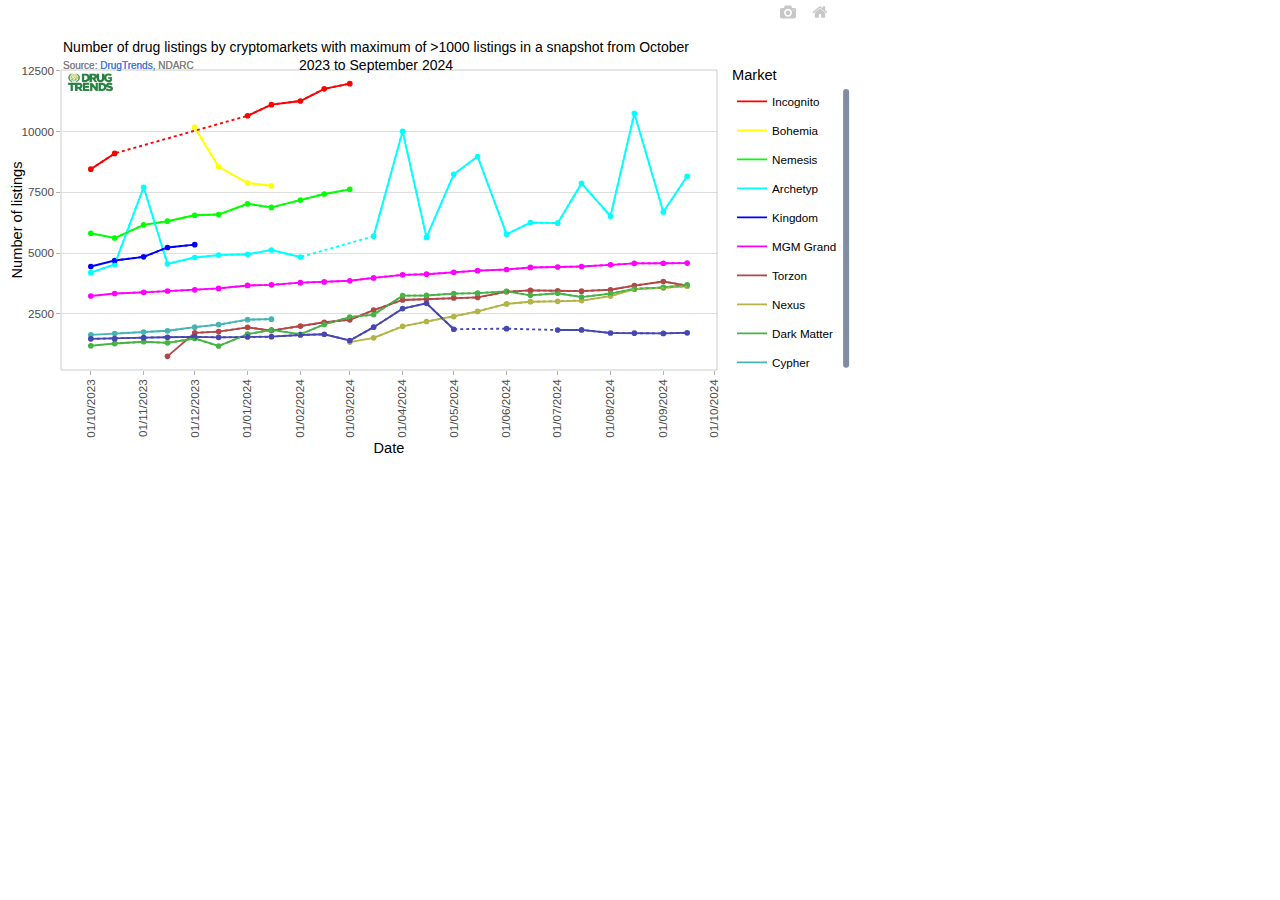
<file: F3-top.html>
<!DOCTYPE html>
<html lang="en">
<head>
<meta charset="utf-8"/>
<style>body{background-color:white;}</style>
<script src="shared/htmlwidgets-1.6.4/htmlwidgets.js"></script>
<script src="shared/plotly-binding-4.10.4/plotly.js"></script>
<script src="shared/typedarray-0.1/typedarray.min.js"></script>
<script src="shared/jquery-3.5.1/jquery.min.js"></script>
<link href="shared/crosstalk-1.2.1/css/crosstalk.min.css" rel="stylesheet" />
<script src="shared/crosstalk-1.2.1/js/crosstalk.min.js"></script>
<link href="shared/plotly-htmlwidgets-css-2.11.1/plotly-htmlwidgets.css" rel="stylesheet" />
<script src="shared/plotly-main-2.11.1/plotly-latest.min.js"></script>
  <title>Cryptomarkets Oct 2023-Sep 2024, Fig 3 - largest markets</title>
</head>
<body>
<div id="htmlwidget_container">
  <div id="htmlwidget-47b1b806e9fdb734320c" style="width:850px;height:470px;" class="plotly html-widget"></div>
</div>
<script type="application/json" data-for="htmlwidget-47b1b806e9fdb734320c">{"x":{"data":[{"x":[19631,19645,19662,19676,19692,19706,19723,19737,19754,19768,19783],"y":[8452,9098,null,null,null,null,10646,11103,11253,11753,11967],"text":"","type":"scatter","mode":"lines","line":{"width":1.8897637795275593,"color":"rgba(255,0,0,1)","dash":"solid"},"hoveron":"points","name":"Incognito","legendgroup":"Incognito","showlegend":true,"xaxis":"x","yaxis":"y","hoverinfo":"text","frame":null},{"x":[19631,19645,19662,19676,19692,19706,19723,19737],"y":[null,null,null,null,10166,8548,7882,7766],"text":"","type":"scatter","mode":"lines","line":{"width":1.8897637795275593,"color":"rgba(255,255,0,1)","dash":"solid"},"hoveron":"points","name":"Bohemia","legendgroup":"Bohemia","showlegend":true,"xaxis":"x","yaxis":"y","hoverinfo":"text","frame":null},{"x":[19631,19645,19662,19676,19692,19706,19723,19737,19754,19768,19783],"y":[5816,5620,6163,6311,6556,6585,7026,6879,7179,7430,7622],"text":"","type":"scatter","mode":"lines","line":{"width":1.8897637795275593,"color":"rgba(0,255,0,1)","dash":"solid"},"hoveron":"points","name":"Nemesis","legendgroup":"Nemesis","showlegend":true,"xaxis":"x","yaxis":"y","hoverinfo":"text","frame":null},{"x":[19631,19645,19662,19676,19692,19706,19723,19737,19754,19768,19783,19797,19814,19828,19844,19858,19875,19889,19905,19919,19936,19950,19967,19981],"y":[4194,4536,7707,4557,4818,4918,4953,5127,4836,null,null,5696,10007,5646,8240,8972,5779,6254,6232,7865,6515,10742,6690,8161],"text":"","type":"scatter","mode":"lines","line":{"width":1.8897637795275593,"color":"rgba(0,255,255,1)","dash":"solid"},"hoveron":"points","name":"Archetyp","legendgroup":"Archetyp","showlegend":true,"xaxis":"x","yaxis":"y","hoverinfo":"text","frame":null},{"x":[19631,19645,19662,19676,19692],"y":[4448,4696,4846,5231,5346],"text":"","type":"scatter","mode":"lines","line":{"width":1.8897637795275593,"color":"rgba(0,0,255,1)","dash":"solid"},"hoveron":"points","name":"Kingdom","legendgroup":"Kingdom","showlegend":true,"xaxis":"x","yaxis":"y","hoverinfo":"text","frame":null},{"x":[19631,19645,19662,19676,19692,19706,19723,19737,19754,19768,19783,19797,19814,19828,19844,19858,19875,19889,19905,19919,19936,19950,19967,19981],"y":[3234,3337,3386,3443,3490,3548,3670,3695,3784,3814,3861,3981,4106,4132,4209,4278,4324,4410,4428,4450,4516,4579,4583,4589],"text":"","type":"scatter","mode":"lines","line":{"width":1.8897637795275593,"color":"rgba(255,0,255,1)","dash":"solid"},"hoveron":"points","name":"MGM Grand","legendgroup":"MGM Grand","showlegend":true,"xaxis":"x","yaxis":"y","hoverinfo":"text","frame":null},{"x":[19676,19692,19706,19723,19737,19754,19768,19783,19797,19814,19828,19844,19858,19875,19889,19905,19919,19936,19950,19967,19981],"y":[754,1720,1772,1947,1814,1999,2156,2256,2656,3073,3112,3158,3177,3414,3466,3449,3436,3493,3665,3832,3663],"text":"","type":"scatter","mode":"lines","line":{"width":1.8897637795275593,"color":"rgba(179,71,71,1)","dash":"solid"},"hoveron":"points","name":"Torzon","legendgroup":"Torzon","showlegend":true,"xaxis":"x","yaxis":"y","hoverinfo":"text","frame":null},{"x":[19783,19797,19814,19828,19844,19858,19875,19889,19905,19919,19936,19950,19967,19981],"y":[1340,1516,1987,2187,2388,2603,2912,3002,3015,3046,3233,3517,3571,3638],"text":"","type":"scatter","mode":"lines","line":{"width":1.8897637795275593,"color":"rgba(179,179,71,1)","dash":"solid"},"hoveron":"points","name":"Nexus","legendgroup":"Nexus","showlegend":true,"xaxis":"x","yaxis":"y","hoverinfo":"text","frame":null},{"x":[19631,19645,19662,19676,19692,19706,19723,19737,19754,19768,19783,19797,19814,19828,19844,19858,19875,19889,19905,19919,19936,19950,19967,19981],"y":[1190,1281,1354,1309,1490,1180,1668,1841,1663,2069,2369,2471,3251,3259,3334,3353,3427,3262,3351,3192,3333,3531,3588,3690],"text":"","type":"scatter","mode":"lines","line":{"width":1.8897637795275593,"color":"rgba(71,179,71,1)","dash":"solid"},"hoveron":"points","name":"Dark Matter","legendgroup":"Dark Matter","showlegend":true,"xaxis":"x","yaxis":"y","hoverinfo":"text","frame":null},{"x":[19631,19645,19662,19676,19692,19706,19723,19737],"y":[1637,1694,1752,1805,1956,2061,2264,2285],"text":"","type":"scatter","mode":"lines","line":{"width":1.8897637795275593,"color":"rgba(71,179,179,1)","dash":"solid"},"hoveron":"points","name":"Cypher","legendgroup":"Cypher","showlegend":true,"xaxis":"x","yaxis":"y","hoverinfo":"text","frame":null},{"x":[19631,19645,19662,19676,19692,19706,19723,19737,19754,19768,19783,19797,19814,19828,19844,19858,19875,19889,19905,19919,19936,19950,19967,19981],"y":[1474,1483,1523,1541,1556,1537,1553,1564,1635,1662,1407,1953,2718,2934,1870,null,1893,null,1837,1842,1715,1707,1698,1723],"text":"","type":"scatter","mode":"lines","line":{"width":1.8897637795275593,"color":"rgba(71,71,179,1)","dash":"solid"},"hoveron":"points","name":"Ares","legendgroup":"Ares","showlegend":true,"xaxis":"x","yaxis":"y","hoverinfo":"text","frame":null},{"x":[19631,19645,19662,19676,19692,19706,19723,19737,19754,19768,19783],"y":[8452,9098,null,null,null,null,10646,11103,11253,11753,11967],"text":["2-week snapshot from: 2023-10-01<br>Market: Incognito<br>Number of listings: 8452","2-week snapshot from: 2023-10-15<br>Market: Incognito<br>Number of listings: 9098","2-week snapshot from: 2023-11-01<br>Market: Incognito<br>Number of listings: NA","2-week snapshot from: 2023-11-15<br>Market: Incognito<br>Number of listings: NA","2-week snapshot from: 2023-12-01<br>Market: Incognito<br>Number of listings: NA","2-week snapshot from: 2023-12-15<br>Market: Incognito<br>Number of listings: NA","2-week snapshot from: 2024-01-01<br>Market: Incognito<br>Number of listings: 10646","2-week snapshot from: 2024-01-15<br>Market: Incognito<br>Number of listings: 11103","2-week snapshot from: 2024-02-01<br>Market: Incognito<br>Number of listings: 11253","2-week snapshot from: 2024-02-15<br>Market: Incognito<br>Number of listings: 11753","2-week snapshot from: 2024-03-01<br>Market: Incognito<br>Number of listings: 11967"],"type":"scatter","mode":"markers","marker":{"autocolorscale":false,"color":"rgba(255,0,0,1)","opacity":1,"size":3.7795275590551185,"symbol":"circle","line":{"width":1.8897637795275593,"color":"rgba(255,0,0,1)"}},"hoveron":"points","name":"Incognito","legendgroup":"Incognito","showlegend":false,"xaxis":"x","yaxis":"y","hoverinfo":"text","frame":null},{"x":[19631,19645,19662,19676,19692,19706,19723,19737],"y":[null,null,null,null,10166,8548,7882,7766],"text":["2-week snapshot from: 2023-10-01<br>Market: Bohemia<br>Number of listings: NA","2-week snapshot from: 2023-10-15<br>Market: Bohemia<br>Number of listings: NA","2-week snapshot from: 2023-11-01<br>Market: Bohemia<br>Number of listings: NA","2-week snapshot from: 2023-11-15<br>Market: Bohemia<br>Number of listings: NA","2-week snapshot from: 2023-12-01<br>Market: Bohemia<br>Number of listings: 10166","2-week snapshot from: 2023-12-15<br>Market: Bohemia<br>Number of listings: 8548","2-week snapshot from: 2024-01-01<br>Market: Bohemia<br>Number of listings: 7882","2-week snapshot from: 2024-01-15<br>Market: Bohemia<br>Number of listings: 7766"],"type":"scatter","mode":"markers","marker":{"autocolorscale":false,"color":"rgba(255,255,0,1)","opacity":1,"size":3.7795275590551185,"symbol":"circle","line":{"width":1.8897637795275593,"color":"rgba(255,255,0,1)"}},"hoveron":"points","name":"Bohemia","legendgroup":"Bohemia","showlegend":false,"xaxis":"x","yaxis":"y","hoverinfo":"text","frame":null},{"x":[19631,19645,19662,19676,19692,19706,19723,19737,19754,19768,19783],"y":[5816,5620,6163,6311,6556,6585,7026,6879,7179,7430,7622],"text":["2-week snapshot from: 2023-10-01<br>Market: Nemesis<br>Number of listings: 5816","2-week snapshot from: 2023-10-15<br>Market: Nemesis<br>Number of listings: 5620","2-week snapshot from: 2023-11-01<br>Market: Nemesis<br>Number of listings: 6163","2-week snapshot from: 2023-11-15<br>Market: Nemesis<br>Number of listings: 6311","2-week snapshot from: 2023-12-01<br>Market: Nemesis<br>Number of listings: 6556","2-week snapshot from: 2023-12-15<br>Market: Nemesis<br>Number of listings: 6585","2-week snapshot from: 2024-01-01<br>Market: Nemesis<br>Number of listings: 7026","2-week snapshot from: 2024-01-15<br>Market: Nemesis<br>Number of listings: 6879","2-week snapshot from: 2024-02-01<br>Market: Nemesis<br>Number of listings: 7179","2-week snapshot from: 2024-02-15<br>Market: Nemesis<br>Number of listings: 7430","2-week snapshot from: 2024-03-01<br>Market: Nemesis<br>Number of listings: 7622"],"type":"scatter","mode":"markers","marker":{"autocolorscale":false,"color":"rgba(0,255,0,1)","opacity":1,"size":3.7795275590551185,"symbol":"circle","line":{"width":1.8897637795275593,"color":"rgba(0,255,0,1)"}},"hoveron":"points","name":"Nemesis","legendgroup":"Nemesis","showlegend":false,"xaxis":"x","yaxis":"y","hoverinfo":"text","frame":null},{"x":[19631,19645,19662,19676,19692,19706,19723,19737,19754,19768,19783,19797,19814,19828,19844,19858,19875,19889,19905,19919,19936,19950,19967,19981],"y":[4194,4536,7707,4557,4818,4918,4953,5127,4836,null,null,5696,10007,5646,8240,8972,5779,6254,6232,7865,6515,10742,6690,8161],"text":["2-week snapshot from: 2023-10-01<br>Market: Archetyp<br>Number of listings: 4194","2-week snapshot from: 2023-10-15<br>Market: Archetyp<br>Number of listings: 4536","2-week snapshot from: 2023-11-01<br>Market: Archetyp<br>Number of listings: 7707","2-week snapshot from: 2023-11-15<br>Market: Archetyp<br>Number of listings: 4557","2-week snapshot from: 2023-12-01<br>Market: Archetyp<br>Number of listings: 4818","2-week snapshot from: 2023-12-15<br>Market: Archetyp<br>Number of listings: 4918","2-week snapshot from: 2024-01-01<br>Market: Archetyp<br>Number of listings: 4953","2-week snapshot from: 2024-01-15<br>Market: Archetyp<br>Number of listings: 5127","2-week snapshot from: 2024-02-01<br>Market: Archetyp<br>Number of listings: 4836","2-week snapshot from: 2024-02-15<br>Market: Archetyp<br>Number of listings: NA","2-week snapshot from: 2024-03-01<br>Market: Archetyp<br>Number of listings: NA","2-week snapshot from: 2024-03-15<br>Market: Archetyp<br>Number of listings: 5696","2-week snapshot from: 2024-04-01<br>Market: Archetyp<br>Number of listings: 10007","2-week snapshot from: 2024-04-15<br>Market: Archetyp<br>Number of listings: 5646","2-week snapshot from: 2024-05-01<br>Market: Archetyp<br>Number of listings: 8240","2-week snapshot from: 2024-05-15<br>Market: Archetyp<br>Number of listings: 8972","2-week snapshot from: 2024-06-01<br>Market: Archetyp<br>Number of listings: 5779","2-week snapshot from: 2024-06-15<br>Market: Archetyp<br>Number of listings: 6254","2-week snapshot from: 2024-07-01<br>Market: Archetyp<br>Number of listings: 6232","2-week snapshot from: 2024-07-15<br>Market: Archetyp<br>Number of listings: 7865","2-week snapshot from: 2024-08-01<br>Market: Archetyp<br>Number of listings: 6515","2-week snapshot from: 2024-08-15<br>Market: Archetyp<br>Number of listings: 10742","2-week snapshot from: 2024-09-01<br>Market: Archetyp<br>Number of listings: 6690","2-week snapshot from: 2024-09-15<br>Market: Archetyp<br>Number of listings: 8161"],"type":"scatter","mode":"markers","marker":{"autocolorscale":false,"color":"rgba(0,255,255,1)","opacity":1,"size":3.7795275590551185,"symbol":"circle","line":{"width":1.8897637795275593,"color":"rgba(0,255,255,1)"}},"hoveron":"points","name":"Archetyp","legendgroup":"Archetyp","showlegend":false,"xaxis":"x","yaxis":"y","hoverinfo":"text","frame":null},{"x":[19631,19645,19662,19676,19692],"y":[4448,4696,4846,5231,5346],"text":["2-week snapshot from: 2023-10-01<br>Market: Kingdom<br>Number of listings: 4448","2-week snapshot from: 2023-10-15<br>Market: Kingdom<br>Number of listings: 4696","2-week snapshot from: 2023-11-01<br>Market: Kingdom<br>Number of listings: 4846","2-week snapshot from: 2023-11-15<br>Market: Kingdom<br>Number of listings: 5231","2-week snapshot from: 2023-12-01<br>Market: Kingdom<br>Number of listings: 5346"],"type":"scatter","mode":"markers","marker":{"autocolorscale":false,"color":"rgba(0,0,255,1)","opacity":1,"size":3.7795275590551185,"symbol":"circle","line":{"width":1.8897637795275593,"color":"rgba(0,0,255,1)"}},"hoveron":"points","name":"Kingdom","legendgroup":"Kingdom","showlegend":false,"xaxis":"x","yaxis":"y","hoverinfo":"text","frame":null},{"x":[19631,19645,19662,19676,19692,19706,19723,19737,19754,19768,19783,19797,19814,19828,19844,19858,19875,19889,19905,19919,19936,19950,19967,19981],"y":[3234,3337,3386,3443,3490,3548,3670,3695,3784,3814,3861,3981,4106,4132,4209,4278,4324,4410,4428,4450,4516,4579,4583,4589],"text":["2-week snapshot from: 2023-10-01<br>Market: MGM Grand<br>Number of listings: 3234","2-week snapshot from: 2023-10-15<br>Market: MGM Grand<br>Number of listings: 3337","2-week snapshot from: 2023-11-01<br>Market: MGM Grand<br>Number of listings: 3386","2-week snapshot from: 2023-11-15<br>Market: MGM Grand<br>Number of listings: 3443","2-week snapshot from: 2023-12-01<br>Market: MGM Grand<br>Number of listings: 3490","2-week snapshot from: 2023-12-15<br>Market: MGM Grand<br>Number of listings: 3548","2-week snapshot from: 2024-01-01<br>Market: MGM Grand<br>Number of listings: 3670","2-week snapshot from: 2024-01-15<br>Market: MGM Grand<br>Number of listings: 3695","2-week snapshot from: 2024-02-01<br>Market: MGM Grand<br>Number of listings: 3784","2-week snapshot from: 2024-02-15<br>Market: MGM Grand<br>Number of listings: 3814","2-week snapshot from: 2024-03-01<br>Market: MGM Grand<br>Number of listings: 3861","2-week snapshot from: 2024-03-15<br>Market: MGM Grand<br>Number of listings: 3981","2-week snapshot from: 2024-04-01<br>Market: MGM Grand<br>Number of listings: 4106","2-week snapshot from: 2024-04-15<br>Market: MGM Grand<br>Number of listings: 4132","2-week snapshot from: 2024-05-01<br>Market: MGM Grand<br>Number of listings: 4209","2-week snapshot from: 2024-05-15<br>Market: MGM Grand<br>Number of listings: 4278","2-week snapshot from: 2024-06-01<br>Market: MGM Grand<br>Number of listings: 4324","2-week snapshot from: 2024-06-15<br>Market: MGM Grand<br>Number of listings: 4410","2-week snapshot from: 2024-07-01<br>Market: MGM Grand<br>Number of listings: 4428","2-week snapshot from: 2024-07-15<br>Market: MGM Grand<br>Number of listings: 4450","2-week snapshot from: 2024-08-01<br>Market: MGM Grand<br>Number of listings: 4516","2-week snapshot from: 2024-08-15<br>Market: MGM Grand<br>Number of listings: 4579","2-week snapshot from: 2024-09-01<br>Market: MGM Grand<br>Number of listings: 4583","2-week snapshot from: 2024-09-15<br>Market: MGM Grand<br>Number of listings: 4589"],"type":"scatter","mode":"markers","marker":{"autocolorscale":false,"color":"rgba(255,0,255,1)","opacity":1,"size":3.7795275590551185,"symbol":"circle","line":{"width":1.8897637795275593,"color":"rgba(255,0,255,1)"}},"hoveron":"points","name":"MGM Grand","legendgroup":"MGM Grand","showlegend":false,"xaxis":"x","yaxis":"y","hoverinfo":"text","frame":null},{"x":[19676,19692,19706,19723,19737,19754,19768,19783,19797,19814,19828,19844,19858,19875,19889,19905,19919,19936,19950,19967,19981],"y":[754,1720,1772,1947,1814,1999,2156,2256,2656,3073,3112,3158,3177,3414,3466,3449,3436,3493,3665,3832,3663],"text":["2-week snapshot from: 2023-11-15<br>Market: Torzon<br>Number of listings: 754","2-week snapshot from: 2023-12-01<br>Market: Torzon<br>Number of listings: 1720","2-week snapshot from: 2023-12-15<br>Market: Torzon<br>Number of listings: 1772","2-week snapshot from: 2024-01-01<br>Market: Torzon<br>Number of listings: 1947","2-week snapshot from: 2024-01-15<br>Market: Torzon<br>Number of listings: 1814","2-week snapshot from: 2024-02-01<br>Market: Torzon<br>Number of listings: 1999","2-week snapshot from: 2024-02-15<br>Market: Torzon<br>Number of listings: 2156","2-week snapshot from: 2024-03-01<br>Market: Torzon<br>Number of listings: 2256","2-week snapshot from: 2024-03-15<br>Market: Torzon<br>Number of listings: 2656","2-week snapshot from: 2024-04-01<br>Market: Torzon<br>Number of listings: 3073","2-week snapshot from: 2024-04-15<br>Market: Torzon<br>Number of listings: 3112","2-week snapshot from: 2024-05-01<br>Market: Torzon<br>Number of listings: 3158","2-week snapshot from: 2024-05-15<br>Market: Torzon<br>Number of listings: 3177","2-week snapshot from: 2024-06-01<br>Market: Torzon<br>Number of listings: 3414","2-week snapshot from: 2024-06-15<br>Market: Torzon<br>Number of listings: 3466","2-week snapshot from: 2024-07-01<br>Market: Torzon<br>Number of listings: 3449","2-week snapshot from: 2024-07-15<br>Market: Torzon<br>Number of listings: 3436","2-week snapshot from: 2024-08-01<br>Market: Torzon<br>Number of listings: 3493","2-week snapshot from: 2024-08-15<br>Market: Torzon<br>Number of listings: 3665","2-week snapshot from: 2024-09-01<br>Market: Torzon<br>Number of listings: 3832","2-week snapshot from: 2024-09-15<br>Market: Torzon<br>Number of listings: 3663"],"type":"scatter","mode":"markers","marker":{"autocolorscale":false,"color":"rgba(179,71,71,1)","opacity":1,"size":3.7795275590551185,"symbol":"circle","line":{"width":1.8897637795275593,"color":"rgba(179,71,71,1)"}},"hoveron":"points","name":"Torzon","legendgroup":"Torzon","showlegend":false,"xaxis":"x","yaxis":"y","hoverinfo":"text","frame":null},{"x":[19783,19797,19814,19828,19844,19858,19875,19889,19905,19919,19936,19950,19967,19981],"y":[1340,1516,1987,2187,2388,2603,2912,3002,3015,3046,3233,3517,3571,3638],"text":["2-week snapshot from: 2024-03-01<br>Market: Nexus<br>Number of listings: 1340","2-week snapshot from: 2024-03-15<br>Market: Nexus<br>Number of listings: 1516","2-week snapshot from: 2024-04-01<br>Market: Nexus<br>Number of listings: 1987","2-week snapshot from: 2024-04-15<br>Market: Nexus<br>Number of listings: 2187","2-week snapshot from: 2024-05-01<br>Market: Nexus<br>Number of listings: 2388","2-week snapshot from: 2024-05-15<br>Market: Nexus<br>Number of listings: 2603","2-week snapshot from: 2024-06-01<br>Market: Nexus<br>Number of listings: 2912","2-week snapshot from: 2024-06-15<br>Market: Nexus<br>Number of listings: 3002","2-week snapshot from: 2024-07-01<br>Market: Nexus<br>Number of listings: 3015","2-week snapshot from: 2024-07-15<br>Market: Nexus<br>Number of listings: 3046","2-week snapshot from: 2024-08-01<br>Market: Nexus<br>Number of listings: 3233","2-week snapshot from: 2024-08-15<br>Market: Nexus<br>Number of listings: 3517","2-week snapshot from: 2024-09-01<br>Market: Nexus<br>Number of listings: 3571","2-week snapshot from: 2024-09-15<br>Market: Nexus<br>Number of listings: 3638"],"type":"scatter","mode":"markers","marker":{"autocolorscale":false,"color":"rgba(179,179,71,1)","opacity":1,"size":3.7795275590551185,"symbol":"circle","line":{"width":1.8897637795275593,"color":"rgba(179,179,71,1)"}},"hoveron":"points","name":"Nexus","legendgroup":"Nexus","showlegend":false,"xaxis":"x","yaxis":"y","hoverinfo":"text","frame":null},{"x":[19631,19645,19662,19676,19692,19706,19723,19737,19754,19768,19783,19797,19814,19828,19844,19858,19875,19889,19905,19919,19936,19950,19967,19981],"y":[1190,1281,1354,1309,1490,1180,1668,1841,1663,2069,2369,2471,3251,3259,3334,3353,3427,3262,3351,3192,3333,3531,3588,3690],"text":["2-week snapshot from: 2023-10-01<br>Market: Dark Matter<br>Number of listings: 1190","2-week snapshot from: 2023-10-15<br>Market: Dark Matter<br>Number of listings: 1281","2-week snapshot from: 2023-11-01<br>Market: Dark Matter<br>Number of listings: 1354","2-week snapshot from: 2023-11-15<br>Market: Dark Matter<br>Number of listings: 1309","2-week snapshot from: 2023-12-01<br>Market: Dark Matter<br>Number of listings: 1490","2-week snapshot from: 2023-12-15<br>Market: Dark Matter<br>Number of listings: 1180","2-week snapshot from: 2024-01-01<br>Market: Dark Matter<br>Number of listings: 1668","2-week snapshot from: 2024-01-15<br>Market: Dark Matter<br>Number of listings: 1841","2-week snapshot from: 2024-02-01<br>Market: Dark Matter<br>Number of listings: 1663","2-week snapshot from: 2024-02-15<br>Market: Dark Matter<br>Number of listings: 2069","2-week snapshot from: 2024-03-01<br>Market: Dark Matter<br>Number of listings: 2369","2-week snapshot from: 2024-03-15<br>Market: Dark Matter<br>Number of listings: 2471","2-week snapshot from: 2024-04-01<br>Market: Dark Matter<br>Number of listings: 3251","2-week snapshot from: 2024-04-15<br>Market: Dark Matter<br>Number of listings: 3259","2-week snapshot from: 2024-05-01<br>Market: Dark Matter<br>Number of listings: 3334","2-week snapshot from: 2024-05-15<br>Market: Dark Matter<br>Number of listings: 3353","2-week snapshot from: 2024-06-01<br>Market: Dark Matter<br>Number of listings: 3427","2-week snapshot from: 2024-06-15<br>Market: Dark Matter<br>Number of listings: 3262","2-week snapshot from: 2024-07-01<br>Market: Dark Matter<br>Number of listings: 3351","2-week snapshot from: 2024-07-15<br>Market: Dark Matter<br>Number of listings: 3192","2-week snapshot from: 2024-08-01<br>Market: Dark Matter<br>Number of listings: 3333","2-week snapshot from: 2024-08-15<br>Market: Dark Matter<br>Number of listings: 3531","2-week snapshot from: 2024-09-01<br>Market: Dark Matter<br>Number of listings: 3588","2-week snapshot from: 2024-09-15<br>Market: Dark Matter<br>Number of listings: 3690"],"type":"scatter","mode":"markers","marker":{"autocolorscale":false,"color":"rgba(71,179,71,1)","opacity":1,"size":3.7795275590551185,"symbol":"circle","line":{"width":1.8897637795275593,"color":"rgba(71,179,71,1)"}},"hoveron":"points","name":"Dark Matter","legendgroup":"Dark Matter","showlegend":false,"xaxis":"x","yaxis":"y","hoverinfo":"text","frame":null},{"x":[19631,19645,19662,19676,19692,19706,19723,19737],"y":[1637,1694,1752,1805,1956,2061,2264,2285],"text":["2-week snapshot from: 2023-10-01<br>Market: Cypher<br>Number of listings: 1637","2-week snapshot from: 2023-10-15<br>Market: Cypher<br>Number of listings: 1694","2-week snapshot from: 2023-11-01<br>Market: Cypher<br>Number of listings: 1752","2-week snapshot from: 2023-11-15<br>Market: Cypher<br>Number of listings: 1805","2-week snapshot from: 2023-12-01<br>Market: Cypher<br>Number of listings: 1956","2-week snapshot from: 2023-12-15<br>Market: Cypher<br>Number of listings: 2061","2-week snapshot from: 2024-01-01<br>Market: Cypher<br>Number of listings: 2264","2-week snapshot from: 2024-01-15<br>Market: Cypher<br>Number of listings: 2285"],"type":"scatter","mode":"markers","marker":{"autocolorscale":false,"color":"rgba(71,179,179,1)","opacity":1,"size":3.7795275590551185,"symbol":"circle","line":{"width":1.8897637795275593,"color":"rgba(71,179,179,1)"}},"hoveron":"points","name":"Cypher","legendgroup":"Cypher","showlegend":false,"xaxis":"x","yaxis":"y","hoverinfo":"text","frame":null},{"x":[19631,19645,19662,19676,19692,19706,19723,19737,19754,19768,19783,19797,19814,19828,19844,19858,19875,19889,19905,19919,19936,19950,19967,19981],"y":[1474,1483,1523,1541,1556,1537,1553,1564,1635,1662,1407,1953,2718,2934,1870,null,1893,null,1837,1842,1715,1707,1698,1723],"text":["2-week snapshot from: 2023-10-01<br>Market: Ares<br>Number of listings: 1474","2-week snapshot from: 2023-10-15<br>Market: Ares<br>Number of listings: 1483","2-week snapshot from: 2023-11-01<br>Market: Ares<br>Number of listings: 1523","2-week snapshot from: 2023-11-15<br>Market: Ares<br>Number of listings: 1541","2-week snapshot from: 2023-12-01<br>Market: Ares<br>Number of listings: 1556","2-week snapshot from: 2023-12-15<br>Market: Ares<br>Number of listings: 1537","2-week snapshot from: 2024-01-01<br>Market: Ares<br>Number of listings: 1553","2-week snapshot from: 2024-01-15<br>Market: Ares<br>Number of listings: 1564","2-week snapshot from: 2024-02-01<br>Market: Ares<br>Number of listings: 1635","2-week snapshot from: 2024-02-15<br>Market: Ares<br>Number of listings: 1662","2-week snapshot from: 2024-03-01<br>Market: Ares<br>Number of listings: 1407","2-week snapshot from: 2024-03-15<br>Market: Ares<br>Number of listings: 1953","2-week snapshot from: 2024-04-01<br>Market: Ares<br>Number of listings: 2718","2-week snapshot from: 2024-04-15<br>Market: Ares<br>Number of listings: 2934","2-week snapshot from: 2024-05-01<br>Market: Ares<br>Number of listings: 1870","2-week snapshot from: 2024-05-15<br>Market: Ares<br>Number of listings: NA","2-week snapshot from: 2024-06-01<br>Market: Ares<br>Number of listings: 1893","2-week snapshot from: 2024-06-15<br>Market: Ares<br>Number of listings: NA","2-week snapshot from: 2024-07-01<br>Market: Ares<br>Number of listings: 1837","2-week snapshot from: 2024-07-15<br>Market: Ares<br>Number of listings: 1842","2-week snapshot from: 2024-08-01<br>Market: Ares<br>Number of listings: 1715","2-week snapshot from: 2024-08-15<br>Market: Ares<br>Number of listings: 1707","2-week snapshot from: 2024-09-01<br>Market: Ares<br>Number of listings: 1698","2-week snapshot from: 2024-09-15<br>Market: Ares<br>Number of listings: 1723"],"type":"scatter","mode":"markers","marker":{"autocolorscale":false,"color":"rgba(71,71,179,1)","opacity":1,"size":3.7795275590551185,"symbol":"circle","line":{"width":1.8897637795275593,"color":"rgba(71,71,179,1)"}},"hoveron":"points","name":"Ares","legendgroup":"Ares","showlegend":false,"xaxis":"x","yaxis":"y","hoverinfo":"text","frame":null},{"x":[19631,19645,19723,19737,19754,19768,19783],"y":[8452,9098,10646,11103,11253,11753,11967],"text":"","type":"scatter","mode":"lines","line":{"width":1.8897637795275593,"color":"rgba(255,0,0,1)","dash":"dot"},"hoveron":"points","name":"Incognito","legendgroup":"Incognito","showlegend":false,"xaxis":"x","yaxis":"y","hoverinfo":"text","frame":null},{"x":[19692,19706,19723,19737],"y":[10166,8548,7882,7766],"text":"","type":"scatter","mode":"lines","line":{"width":1.8897637795275593,"color":"rgba(255,255,0,1)","dash":"dot"},"hoveron":"points","name":"Bohemia","legendgroup":"Bohemia","showlegend":false,"xaxis":"x","yaxis":"y","hoverinfo":"text","frame":null},{"x":[19645,19662,19676,19692,19706,19723,19737,19754,19768,19783],"y":[5620,6163,6311,6556,6585,7026,6879,7179,7430,7622],"text":"","type":"scatter","mode":"lines","line":{"width":1.8897637795275593,"color":"rgba(0,255,0,1)","dash":"dot"},"hoveron":"points","name":"Nemesis","legendgroup":"Nemesis","showlegend":false,"xaxis":"x","yaxis":"y","hoverinfo":"text","frame":null},{"x":[19631,19645,19662,19676,19692,19706,19723,19737,19754,19797,19814,19828,19844,19858,19875,19889,19905,19919,19936,19950,19967,19981],"y":[4194,4536,7707,4557,4818,4918,4953,5127,4836,5696,10007,5646,8240,8972,5779,6254,6232,7865,6515,10742,6690,8161],"text":"","type":"scatter","mode":"lines","line":{"width":1.8897637795275593,"color":"rgba(0,255,255,1)","dash":"dot"},"hoveron":"points","name":"Archetyp","legendgroup":"Archetyp","showlegend":false,"xaxis":"x","yaxis":"y","hoverinfo":"text","frame":null},{"x":[19645,19662,19676,19692],"y":[4696,4846,5231,5346],"text":"","type":"scatter","mode":"lines","line":{"width":1.8897637795275593,"color":"rgba(0,0,255,1)","dash":"dot"},"hoveron":"points","name":"Kingdom","legendgroup":"Kingdom","showlegend":false,"xaxis":"x","yaxis":"y","hoverinfo":"text","frame":null},{"x":[19645,19662,19676,19692,19706,19723,19737,19754,19768,19783,19797,19814,19828,19844,19858,19875,19889,19905,19919,19936,19950,19967,19981],"y":[3337,3386,3443,3490,3548,3670,3695,3784,3814,3861,3981,4106,4132,4209,4278,4324,4410,4428,4450,4516,4579,4583,4589],"text":"","type":"scatter","mode":"lines","line":{"width":1.8897637795275593,"color":"rgba(255,0,255,1)","dash":"dot"},"hoveron":"points","name":"MGM Grand","legendgroup":"MGM Grand","showlegend":false,"xaxis":"x","yaxis":"y","hoverinfo":"text","frame":null},{"x":[19692,19706,19723,19737,19754,19768,19783,19797,19814,19828,19844,19858,19875,19889,19905,19919,19936,19950,19967,19981],"y":[1720,1772,1947,1814,1999,2156,2256,2656,3073,3112,3158,3177,3414,3466,3449,3436,3493,3665,3832,3663],"text":"","type":"scatter","mode":"lines","line":{"width":1.8897637795275593,"color":"rgba(179,71,71,1)","dash":"dot"},"hoveron":"points","name":"Torzon","legendgroup":"Torzon","showlegend":false,"xaxis":"x","yaxis":"y","hoverinfo":"text","frame":null},{"x":[19797,19814,19828,19844,19858,19875,19889,19905,19919,19936,19950,19967,19981],"y":[1516,1987,2187,2388,2603,2912,3002,3015,3046,3233,3517,3571,3638],"text":"","type":"scatter","mode":"lines","line":{"width":1.8897637795275593,"color":"rgba(179,179,71,1)","dash":"dot"},"hoveron":"points","name":"Nexus","legendgroup":"Nexus","showlegend":false,"xaxis":"x","yaxis":"y","hoverinfo":"text","frame":null},{"x":[19645,19662,19676,19692,19706,19723,19737,19754,19768,19783,19797,19814,19828,19844,19858,19875,19889,19905,19919,19936,19950,19967,19981],"y":[1281,1354,1309,1490,1180,1668,1841,1663,2069,2369,2471,3251,3259,3334,3353,3427,3262,3351,3192,3333,3531,3588,3690],"text":"","type":"scatter","mode":"lines","line":{"width":1.8897637795275593,"color":"rgba(71,179,71,1)","dash":"dot"},"hoveron":"points","name":"Dark Matter","legendgroup":"Dark Matter","showlegend":false,"xaxis":"x","yaxis":"y","hoverinfo":"text","frame":null},{"x":[19645,19662,19676,19692,19706,19723,19737],"y":[1694,1752,1805,1956,2061,2264,2285],"text":"","type":"scatter","mode":"lines","line":{"width":1.8897637795275593,"color":"rgba(71,179,179,1)","dash":"dot"},"hoveron":"points","name":"Cypher","legendgroup":"Cypher","showlegend":false,"xaxis":"x","yaxis":"y","hoverinfo":"text","frame":null},{"x":[19631,19645,19662,19676,19692,19706,19723,19737,19754,19768,19783,19797,19814,19828,19844,19875,19905,19919,19936,19950,19967,19981],"y":[1474,1483,1523,1541,1556,1537,1553,1564,1635,1662,1407,1953,2718,2934,1870,1893,1837,1842,1715,1707,1698,1723],"text":"","type":"scatter","mode":"lines","line":{"width":1.8897637795275593,"color":"rgba(71,71,179,1)","dash":"dot"},"hoveron":"points","name":"Ares","legendgroup":"Ares","showlegend":false,"xaxis":"x","yaxis":"y","hoverinfo":"text","frame":null}],"layout":{"margin":{"t":70,"r":7.3059360730593621,"b":100,"l":54.794520547945211},"plot_bgcolor":"rgba(255,255,255,1)","paper_bgcolor":"rgba(255,255,255,1)","font":{"color":"rgba(0,0,0,1)","family":"","size":14.611872146118724},"xaxis":{"domain":[0,1],"automargin":true,"type":"linear","autorange":false,"range":[19613.5,19998.5],"tickmode":"array","ticktext":["01/10/2023","01/11/2023","01/12/2023","01/01/2024","01/02/2024","01/03/2024","01/04/2024","01/05/2024","01/06/2024","01/07/2024","01/08/2024","01/09/2024","01/10/2024"],"tickvals":[19631,19662,19692,19723,19754,19783,19814,19844,19875,19905,19936,19967,19997],"categoryorder":"array","categoryarray":["01/10/2023","01/11/2023","01/12/2023","01/01/2024","01/02/2024","01/03/2024","01/04/2024","01/05/2024","01/06/2024","01/07/2024","01/08/2024","01/09/2024","01/10/2024"],"nticks":null,"ticks":"outside","tickcolor":"rgba(179,179,179,1)","ticklen":3.6529680365296811,"tickwidth":0.33208800332088001,"showticklabels":true,"tickfont":{"color":"rgba(77,77,77,1)","family":"","size":11.689497716894984},"tickangle":-90,"showline":false,"linecolor":null,"linewidth":0,"showgrid":false,"gridcolor":null,"gridwidth":0,"zeroline":false,"anchor":"y","title":{"text":"Date","font":{"color":"rgba(0,0,0,1)","family":"","size":14.611872146118724}},"hoverformat":".2f"},"yaxis":{"domain":[0,1],"automargin":true,"type":"linear","autorange":false,"range":[193.35000000000002,12527.65],"tickmode":"array","ticktext":["2500","5000","7500","10000","12500"],"tickvals":[2500,5000,7500,10000,12500],"categoryorder":"array","categoryarray":["2500","5000","7500","10000","12500"],"nticks":null,"ticks":"outside","tickcolor":"rgba(179,179,179,1)","ticklen":3.6529680365296811,"tickwidth":0.33208800332088001,"showticklabels":true,"tickfont":{"color":"rgba(77,77,77,1)","family":"","size":11.68949771689498},"tickangle":-0,"showline":false,"linecolor":null,"linewidth":0,"showgrid":true,"gridcolor":"rgba(222,222,222,1)","gridwidth":0.33208800332088001,"zeroline":false,"anchor":"x","title":{"text":"Number of listings","font":{"color":"rgba(0,0,0,1)","family":"","size":14.611872146118724}},"hoverformat":".2f"},"shapes":[{"type":"rect","fillcolor":"transparent","line":{"color":"rgba(179,179,179,1)","width":0.66417600664176002,"linetype":"solid"},"yref":"paper","xref":"paper","x0":0,"x1":1,"y0":0,"y1":1}],"showlegend":true,"legend":{"bgcolor":"rgba(255,255,255,1)","bordercolor":"transparent","borderwidth":1.8897637795275593,"font":{"color":"rgba(0,0,0,1)","family":"","size":11.689497716894984},"title":{"text":"","font":{"color":null,"family":null,"size":0}},"y":0.94999999999999996,"yanchor":"top"},"hovermode":"closest","width":850,"height":470,"barmode":"relative","annotations":[{"text":"Number of drug listings by cryptomarkets with maximum of >1000 listings in a snapshot from October<br>2023 to September 2024<br>","hovertext":"Figure 3_top","xref":"paper","yref":"paper","x":0,"xanchor":"left","y":1.1100000000000001,"yanchor":"top","showarrow":false,"font":{"size":14}},{"text":"Source: <a href=\"https://unsw.edu.au/research/ndarc/resources/trends-cryptomarket-drug-listings-oct2023-sep2024\">DrugTrends<\/a>, NDARC","xref":"paper","yref":"paper","x":0,"xanchor":"left","y":1.04,"yanchor":"top","showarrow":false,"font":{"size":10,"color":"grey"}},{"text":"Source: <a href=\"https://unsw.edu.au/research/ndarc/resources/trends-cryptomarket-drug-listings-oct2023-sep2024\">DrugTrends<\/a>, NDARC","xref":"paper","yref":"paper","x":0,"xanchor":"left","y":1.04,"yanchor":"top","showarrow":false,"font":{"size":10,"color":"grey"}},{"text":"Market","xref":"paper","yref":"paper","x":1.02,"xanchor":"left","y":0.94999999999999996,"yanchor":"bottom","legendtitle":true,"showarrow":false}],"images":[{"source":"DrugTrends-Logo.png","x":0.01,"xanchor":"left","y":0.98999999999999999,"yanchor":"top","sizex":0.070000000000000007,"sizey":0.14999999999999999,"xref":"paper","yref":"paper","xanchor.1":"left","yanchor.1":"bottom"}]},"config":{"doubleClick":"reset","modeBarButtonsToAdd":["hoverclosest","hovercompare"],"showSendToCloud":false,"displaylogo":false,"modeBarButtonsToRemove":["sendDataToCloud","zoom2d","pan2d","select2d","lasso2d","zoomIn2d","zoomOut2d","autoScale2d","hoverClosestCartesian","hoverCompareCartesian","toggleSpikelines"]},"source":"A","attrs":{"52c0b293f20":{"x":{},"y":{},"colour":{},"type":"scatter"},"52c02a3414be":{"x":{},"y":{},"colour":{},"text":{}},"52c04fbd751c":{"x":{},"y":{},"colour":{}}},"cur_data":"52c0b293f20","visdat":{"52c0b293f20":["function (y) ","x"],"52c02a3414be":["function (y) ","x"],"52c04fbd751c":["function (y) ","x"]},"highlight":{"on":"plotly_click","persistent":false,"dynamic":false,"selectize":false,"opacityDim":0.20000000000000001,"selected":{"opacity":1},"debounce":0},"shinyEvents":["plotly_hover","plotly_click","plotly_selected","plotly_relayout","plotly_brushed","plotly_brushing","plotly_clickannotation","plotly_doubleclick","plotly_deselect","plotly_afterplot","plotly_sunburstclick"],"base_url":"https://plot.ly"},"evals":[],"jsHooks":[]}</script>
<script type="application/htmlwidget-sizing" data-for="htmlwidget-47b1b806e9fdb734320c">{"viewer":{"width":850,"height":470,"padding":0,"fill":false},"browser":{"width":850,"height":470,"padding":0,"fill":false}}</script>
</body>
</html>
</file>
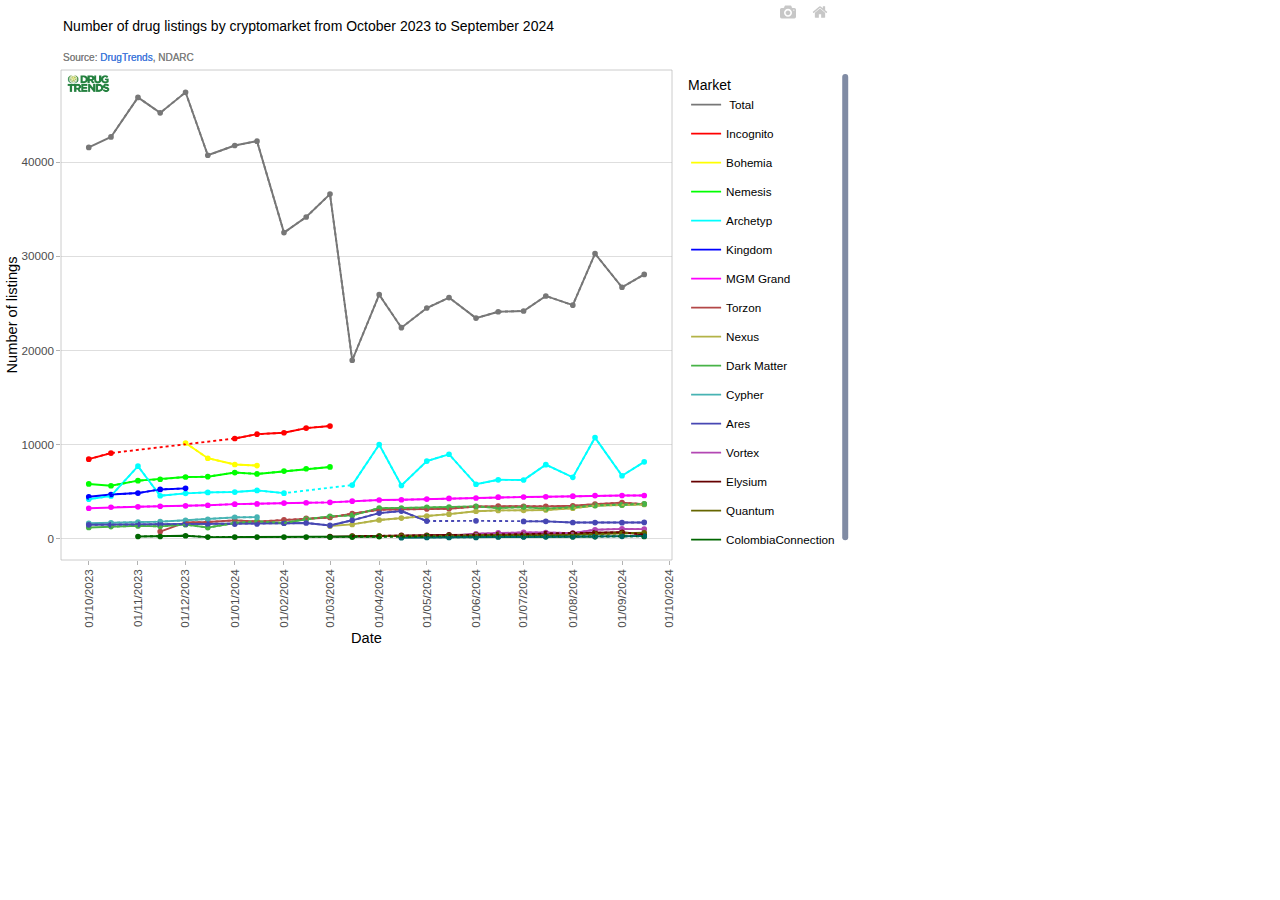
<file: F3.html>
<!DOCTYPE html>
<html lang="en">
<head>
<meta charset="utf-8"/>
<style>body{background-color:white;}</style>
<script src="shared/htmlwidgets-1.6.4/htmlwidgets.js"></script>
<script src="shared/plotly-binding-4.10.4/plotly.js"></script>
<script src="shared/typedarray-0.1/typedarray.min.js"></script>
<script src="shared/jquery-3.5.1/jquery.min.js"></script>
<link href="shared/crosstalk-1.2.1/css/crosstalk.min.css" rel="stylesheet" />
<script src="shared/crosstalk-1.2.1/js/crosstalk.min.js"></script>
<link href="shared/plotly-htmlwidgets-css-2.11.1/plotly-htmlwidgets.css" rel="stylesheet" />
<script src="shared/plotly-main-2.11.1/plotly-latest.min.js"></script>
  <title>Cryptomarkets Oct 2023-Sep 2024, Fig 3</title>
</head>
<body>
<div id="htmlwidget_container">
  <div id="htmlwidget-08e746051a63ee76b1ab" style="width:850px;height:660px;" class="plotly html-widget"></div>
</div>
<script type="application/json" data-for="htmlwidget-08e746051a63ee76b1ab">{"x":{"data":[{"x":[19631,19645,19662,19676,19692,19706,19723,19737,19754,19768,19783,19797,19814,19828,19844,19858,19875,19889,19905,19919,19936,19950,19967,19981],"y":[41579.019999999997,42692.160000000003,46892.720000000001,45245.979999999996,47435.199999999997,40746.099999999999,41779,42242,32521.799999999999,34178.279999999999,36613.720000000001,18959.869999999999,25929.330000000002,22420,24508.919999999998,25616.330000000002,23437.75,24110,24197,25790,24811,30285,26715.5,28078],"text":"","type":"scatter","mode":"lines","line":{"width":1.8897637795275593,"color":"rgba(119,119,119,1)","dash":"solid"},"hoveron":"points","name":" Total","legendgroup":" Total","showlegend":true,"xaxis":"x","yaxis":"y","hoverinfo":"text","frame":null},{"x":[19631,19645,19662,19676,19692,19706,19723,19737,19754,19768,19783],"y":[8452,9098,null,null,null,null,10646,11103,11253,11753,11967],"text":"","type":"scatter","mode":"lines","line":{"width":1.8897637795275593,"color":"rgba(255,0,0,1)","dash":"solid"},"hoveron":"points","name":"Incognito","legendgroup":"Incognito","showlegend":true,"xaxis":"x","yaxis":"y","hoverinfo":"text","frame":null},{"x":[19631,19645,19662,19676,19692,19706,19723,19737],"y":[null,null,null,null,10166,8548,7882,7766],"text":"","type":"scatter","mode":"lines","line":{"width":1.8897637795275593,"color":"rgba(255,255,0,1)","dash":"solid"},"hoveron":"points","name":"Bohemia","legendgroup":"Bohemia","showlegend":true,"xaxis":"x","yaxis":"y","hoverinfo":"text","frame":null},{"x":[19631,19645,19662,19676,19692,19706,19723,19737,19754,19768,19783],"y":[5816,5620,6163,6311,6556,6585,7026,6879,7179,7430,7622],"text":"","type":"scatter","mode":"lines","line":{"width":1.8897637795275593,"color":"rgba(0,255,0,1)","dash":"solid"},"hoveron":"points","name":"Nemesis","legendgroup":"Nemesis","showlegend":true,"xaxis":"x","yaxis":"y","hoverinfo":"text","frame":null},{"x":[19631,19645,19662,19676,19692,19706,19723,19737,19754,19768,19783,19797,19814,19828,19844,19858,19875,19889,19905,19919,19936,19950,19967,19981],"y":[4194,4536,7707,4557,4818,4918,4953,5127,4836,null,null,5696,10007,5646,8240,8972,5779,6254,6232,7865,6515,10742,6690,8161],"text":"","type":"scatter","mode":"lines","line":{"width":1.8897637795275593,"color":"rgba(0,255,255,1)","dash":"solid"},"hoveron":"points","name":"Archetyp","legendgroup":"Archetyp","showlegend":true,"xaxis":"x","yaxis":"y","hoverinfo":"text","frame":null},{"x":[19631,19645,19662,19676,19692],"y":[4448,4696,4846,5231,5346],"text":"","type":"scatter","mode":"lines","line":{"width":1.8897637795275593,"color":"rgba(0,0,255,1)","dash":"solid"},"hoveron":"points","name":"Kingdom","legendgroup":"Kingdom","showlegend":true,"xaxis":"x","yaxis":"y","hoverinfo":"text","frame":null},{"x":[19631,19645,19662,19676,19692,19706,19723,19737,19754,19768,19783,19797,19814,19828,19844,19858,19875,19889,19905,19919,19936,19950,19967,19981],"y":[3234,3337,3386,3443,3490,3548,3670,3695,3784,3814,3861,3981,4106,4132,4209,4278,4324,4410,4428,4450,4516,4579,4583,4589],"text":"","type":"scatter","mode":"lines","line":{"width":1.8897637795275593,"color":"rgba(255,0,255,1)","dash":"solid"},"hoveron":"points","name":"MGM Grand","legendgroup":"MGM Grand","showlegend":true,"xaxis":"x","yaxis":"y","hoverinfo":"text","frame":null},{"x":[19676,19692,19706,19723,19737,19754,19768,19783,19797,19814,19828,19844,19858,19875,19889,19905,19919,19936,19950,19967,19981],"y":[754,1720,1772,1947,1814,1999,2156,2256,2656,3073,3112,3158,3177,3414,3466,3449,3436,3493,3665,3832,3663],"text":"","type":"scatter","mode":"lines","line":{"width":1.8897637795275593,"color":"rgba(179,71,71,1)","dash":"solid"},"hoveron":"points","name":"Torzon","legendgroup":"Torzon","showlegend":true,"xaxis":"x","yaxis":"y","hoverinfo":"text","frame":null},{"x":[19783,19797,19814,19828,19844,19858,19875,19889,19905,19919,19936,19950,19967,19981],"y":[1340,1516,1987,2187,2388,2603,2912,3002,3015,3046,3233,3517,3571,3638],"text":"","type":"scatter","mode":"lines","line":{"width":1.8897637795275593,"color":"rgba(179,179,71,1)","dash":"solid"},"hoveron":"points","name":"Nexus","legendgroup":"Nexus","showlegend":true,"xaxis":"x","yaxis":"y","hoverinfo":"text","frame":null},{"x":[19631,19645,19662,19676,19692,19706,19723,19737,19754,19768,19783,19797,19814,19828,19844,19858,19875,19889,19905,19919,19936,19950,19967,19981],"y":[1190,1281,1354,1309,1490,1180,1668,1841,1663,2069,2369,2471,3251,3259,3334,3353,3427,3262,3351,3192,3333,3531,3588,3690],"text":"","type":"scatter","mode":"lines","line":{"width":1.8897637795275593,"color":"rgba(71,179,71,1)","dash":"solid"},"hoveron":"points","name":"Dark Matter","legendgroup":"Dark Matter","showlegend":true,"xaxis":"x","yaxis":"y","hoverinfo":"text","frame":null},{"x":[19631,19645,19662,19676,19692,19706,19723,19737],"y":[1637,1694,1752,1805,1956,2061,2264,2285],"text":"","type":"scatter","mode":"lines","line":{"width":1.8897637795275593,"color":"rgba(71,179,179,1)","dash":"solid"},"hoveron":"points","name":"Cypher","legendgroup":"Cypher","showlegend":true,"xaxis":"x","yaxis":"y","hoverinfo":"text","frame":null},{"x":[19631,19645,19662,19676,19692,19706,19723,19737,19754,19768,19783,19797,19814,19828,19844,19858,19875,19889,19905,19919,19936,19950,19967,19981],"y":[1474,1483,1523,1541,1556,1537,1553,1564,1635,1662,1407,1953,2718,2934,1870,null,1893,null,1837,1842,1715,1707,1698,1723],"text":"","type":"scatter","mode":"lines","line":{"width":1.8897637795275593,"color":"rgba(71,71,179,1)","dash":"solid"},"hoveron":"points","name":"Ares","legendgroup":"Ares","showlegend":true,"xaxis":"x","yaxis":"y","hoverinfo":"text","frame":null},{"x":[19828,19844,19858,19875,19889,19905,19919,19936,19950,19967,19981],"y":[184,272,282,525,613,662,651,590,946,1040,1019],"text":"","type":"scatter","mode":"lines","line":{"width":1.8897637795275593,"color":"rgba(179,71,179,1)","dash":"solid"},"hoveron":"points","name":"Vortex","legendgroup":"Vortex","showlegend":true,"xaxis":"x","yaxis":"y","hoverinfo":"text","frame":null},{"x":[19783,19797,19814,19828,19844,19858,19875,19889,19905,19919,19936,19950,19967,19981],"y":[213,263,287,355,362,395,411,449,471,537,578,660,676,446],"text":"","type":"scatter","mode":"lines","line":{"width":1.8897637795275593,"color":"rgba(102,0,0,1)","dash":"solid"},"hoveron":"points","name":"Elysium","legendgroup":"Elysium","showlegend":true,"xaxis":"x","yaxis":"y","hoverinfo":"text","frame":null},{"x":[19797,19814,19828,19844,19858,19875,19889,19905,19919,19936,19950,19967,19981],"y":[254,272,275,298,293,394,374,337,340,429,498,559,630],"text":"","type":"scatter","mode":"lines","line":{"width":1.8897637795275593,"color":"rgba(102,102,0,1)","dash":"solid"},"hoveron":"points","name":"Quantum","legendgroup":"Quantum","showlegend":true,"xaxis":"x","yaxis":"y","hoverinfo":"text","frame":null},{"x":[19631,19645,19662,19676,19692,19706,19723,19737,19754,19768,19783,19797,19814,19828,19844,19858,19875,19889,19905,19919,19936,19950,19967,19981],"y":[null,null,230,230,309,168,167,165,169,169,167,165,225,null,237,236,220,236,236,237,204,220,null,240],"text":"","type":"scatter","mode":"lines","line":{"width":1.8897637795275593,"color":"rgba(0,102,0,1)","dash":"solid"},"hoveron":"points","name":"ColombiaConnection","legendgroup":"ColombiaConnection","showlegend":true,"xaxis":"x","yaxis":"y","hoverinfo":"text","frame":null},{"x":[19828,19844,19858,19875,19889,19905,19919,19936,19950,19967,19981],"y":[100,136,137,135,178,177,194,202,219,248,279],"text":"","type":"scatter","mode":"lines","line":{"width":1.8897637795275593,"color":"rgba(0,102,102,1)","dash":"solid"},"hoveron":"points","name":"Euphoria","legendgroup":"Euphoria","showlegend":true,"xaxis":"x","yaxis":"y","hoverinfo":"text","frame":null},{"x":[19631,19645,19662,19676,19692,19706,19723,19737,19754,19768,19783,19797,19814,19828,19844,19858,19875,19889,19905,19919,19936,19950,19967,19981],"y":[41579.019999999997,42692.160000000003,46892.720000000001,45245.979999999996,47435.199999999997,40746.099999999999,41779,42242,32521.799999999999,34178.279999999999,36613.720000000001,18959.869999999999,25929.330000000002,22420,24508.919999999998,25616.330000000002,23437.75,24110,24197,25790,24811,30285,26715.5,28078],"text":["2-week snapshot from: 2023-10-01<br>Market:  Total<br>Number of listings: 41579.02","2-week snapshot from: 2023-10-15<br>Market:  Total<br>Number of listings: 42692.16","2-week snapshot from: 2023-11-01<br>Market:  Total<br>Number of listings: 46892.72","2-week snapshot from: 2023-11-15<br>Market:  Total<br>Number of listings: 45245.98","2-week snapshot from: 2023-12-01<br>Market:  Total<br>Number of listings: 47435.2","2-week snapshot from: 2023-12-15<br>Market:  Total<br>Number of listings: 40746.1","2-week snapshot from: 2024-01-01<br>Market:  Total<br>Number of listings: 41779","2-week snapshot from: 2024-01-15<br>Market:  Total<br>Number of listings: 42242","2-week snapshot from: 2024-02-01<br>Market:  Total<br>Number of listings: 32521.8","2-week snapshot from: 2024-02-15<br>Market:  Total<br>Number of listings: 34178.28","2-week snapshot from: 2024-03-01<br>Market:  Total<br>Number of listings: 36613.72","2-week snapshot from: 2024-03-15<br>Market:  Total<br>Number of listings: 18959.87","2-week snapshot from: 2024-04-01<br>Market:  Total<br>Number of listings: 25929.33","2-week snapshot from: 2024-04-15<br>Market:  Total<br>Number of listings: 22420","2-week snapshot from: 2024-05-01<br>Market:  Total<br>Number of listings: 24508.92","2-week snapshot from: 2024-05-15<br>Market:  Total<br>Number of listings: 25616.33","2-week snapshot from: 2024-06-01<br>Market:  Total<br>Number of listings: 23437.75","2-week snapshot from: 2024-06-15<br>Market:  Total<br>Number of listings: 24110","2-week snapshot from: 2024-07-01<br>Market:  Total<br>Number of listings: 24197","2-week snapshot from: 2024-07-15<br>Market:  Total<br>Number of listings: 25790","2-week snapshot from: 2024-08-01<br>Market:  Total<br>Number of listings: 24811","2-week snapshot from: 2024-08-15<br>Market:  Total<br>Number of listings: 30285","2-week snapshot from: 2024-09-01<br>Market:  Total<br>Number of listings: 26715.5","2-week snapshot from: 2024-09-15<br>Market:  Total<br>Number of listings: 28078"],"type":"scatter","mode":"markers","marker":{"autocolorscale":false,"color":"rgba(119,119,119,1)","opacity":1,"size":3.7795275590551185,"symbol":"circle","line":{"width":1.8897637795275593,"color":"rgba(119,119,119,1)"}},"hoveron":"points","name":" Total","legendgroup":" Total","showlegend":false,"xaxis":"x","yaxis":"y","hoverinfo":"text","frame":null},{"x":[19631,19645,19662,19676,19692,19706,19723,19737,19754,19768,19783],"y":[8452,9098,null,null,null,null,10646,11103,11253,11753,11967],"text":["2-week snapshot from: 2023-10-01<br>Market: Incognito<br>Number of listings: 8452","2-week snapshot from: 2023-10-15<br>Market: Incognito<br>Number of listings: 9098","2-week snapshot from: 2023-11-01<br>Market: Incognito<br>Number of listings: NA","2-week snapshot from: 2023-11-15<br>Market: Incognito<br>Number of listings: NA","2-week snapshot from: 2023-12-01<br>Market: Incognito<br>Number of listings: NA","2-week snapshot from: 2023-12-15<br>Market: Incognito<br>Number of listings: NA","2-week snapshot from: 2024-01-01<br>Market: Incognito<br>Number of listings: 10646","2-week snapshot from: 2024-01-15<br>Market: Incognito<br>Number of listings: 11103","2-week snapshot from: 2024-02-01<br>Market: Incognito<br>Number of listings: 11253","2-week snapshot from: 2024-02-15<br>Market: Incognito<br>Number of listings: 11753","2-week snapshot from: 2024-03-01<br>Market: Incognito<br>Number of listings: 11967"],"type":"scatter","mode":"markers","marker":{"autocolorscale":false,"color":"rgba(255,0,0,1)","opacity":1,"size":3.7795275590551185,"symbol":"circle","line":{"width":1.8897637795275593,"color":"rgba(255,0,0,1)"}},"hoveron":"points","name":"Incognito","legendgroup":"Incognito","showlegend":false,"xaxis":"x","yaxis":"y","hoverinfo":"text","frame":null},{"x":[19631,19645,19662,19676,19692,19706,19723,19737],"y":[null,null,null,null,10166,8548,7882,7766],"text":["2-week snapshot from: 2023-10-01<br>Market: Bohemia<br>Number of listings: NA","2-week snapshot from: 2023-10-15<br>Market: Bohemia<br>Number of listings: NA","2-week snapshot from: 2023-11-01<br>Market: Bohemia<br>Number of listings: NA","2-week snapshot from: 2023-11-15<br>Market: Bohemia<br>Number of listings: NA","2-week snapshot from: 2023-12-01<br>Market: Bohemia<br>Number of listings: 10166","2-week snapshot from: 2023-12-15<br>Market: Bohemia<br>Number of listings: 8548","2-week snapshot from: 2024-01-01<br>Market: Bohemia<br>Number of listings: 7882","2-week snapshot from: 2024-01-15<br>Market: Bohemia<br>Number of listings: 7766"],"type":"scatter","mode":"markers","marker":{"autocolorscale":false,"color":"rgba(255,255,0,1)","opacity":1,"size":3.7795275590551185,"symbol":"circle","line":{"width":1.8897637795275593,"color":"rgba(255,255,0,1)"}},"hoveron":"points","name":"Bohemia","legendgroup":"Bohemia","showlegend":false,"xaxis":"x","yaxis":"y","hoverinfo":"text","frame":null},{"x":[19631,19645,19662,19676,19692,19706,19723,19737,19754,19768,19783],"y":[5816,5620,6163,6311,6556,6585,7026,6879,7179,7430,7622],"text":["2-week snapshot from: 2023-10-01<br>Market: Nemesis<br>Number of listings: 5816","2-week snapshot from: 2023-10-15<br>Market: Nemesis<br>Number of listings: 5620","2-week snapshot from: 2023-11-01<br>Market: Nemesis<br>Number of listings: 6163","2-week snapshot from: 2023-11-15<br>Market: Nemesis<br>Number of listings: 6311","2-week snapshot from: 2023-12-01<br>Market: Nemesis<br>Number of listings: 6556","2-week snapshot from: 2023-12-15<br>Market: Nemesis<br>Number of listings: 6585","2-week snapshot from: 2024-01-01<br>Market: Nemesis<br>Number of listings: 7026","2-week snapshot from: 2024-01-15<br>Market: Nemesis<br>Number of listings: 6879","2-week snapshot from: 2024-02-01<br>Market: Nemesis<br>Number of listings: 7179","2-week snapshot from: 2024-02-15<br>Market: Nemesis<br>Number of listings: 7430","2-week snapshot from: 2024-03-01<br>Market: Nemesis<br>Number of listings: 7622"],"type":"scatter","mode":"markers","marker":{"autocolorscale":false,"color":"rgba(0,255,0,1)","opacity":1,"size":3.7795275590551185,"symbol":"circle","line":{"width":1.8897637795275593,"color":"rgba(0,255,0,1)"}},"hoveron":"points","name":"Nemesis","legendgroup":"Nemesis","showlegend":false,"xaxis":"x","yaxis":"y","hoverinfo":"text","frame":null},{"x":[19631,19645,19662,19676,19692,19706,19723,19737,19754,19768,19783,19797,19814,19828,19844,19858,19875,19889,19905,19919,19936,19950,19967,19981],"y":[4194,4536,7707,4557,4818,4918,4953,5127,4836,null,null,5696,10007,5646,8240,8972,5779,6254,6232,7865,6515,10742,6690,8161],"text":["2-week snapshot from: 2023-10-01<br>Market: Archetyp<br>Number of listings: 4194","2-week snapshot from: 2023-10-15<br>Market: Archetyp<br>Number of listings: 4536","2-week snapshot from: 2023-11-01<br>Market: Archetyp<br>Number of listings: 7707","2-week snapshot from: 2023-11-15<br>Market: Archetyp<br>Number of listings: 4557","2-week snapshot from: 2023-12-01<br>Market: Archetyp<br>Number of listings: 4818","2-week snapshot from: 2023-12-15<br>Market: Archetyp<br>Number of listings: 4918","2-week snapshot from: 2024-01-01<br>Market: Archetyp<br>Number of listings: 4953","2-week snapshot from: 2024-01-15<br>Market: Archetyp<br>Number of listings: 5127","2-week snapshot from: 2024-02-01<br>Market: Archetyp<br>Number of listings: 4836","2-week snapshot from: 2024-02-15<br>Market: Archetyp<br>Number of listings: NA","2-week snapshot from: 2024-03-01<br>Market: Archetyp<br>Number of listings: NA","2-week snapshot from: 2024-03-15<br>Market: Archetyp<br>Number of listings: 5696","2-week snapshot from: 2024-04-01<br>Market: Archetyp<br>Number of listings: 10007","2-week snapshot from: 2024-04-15<br>Market: Archetyp<br>Number of listings: 5646","2-week snapshot from: 2024-05-01<br>Market: Archetyp<br>Number of listings: 8240","2-week snapshot from: 2024-05-15<br>Market: Archetyp<br>Number of listings: 8972","2-week snapshot from: 2024-06-01<br>Market: Archetyp<br>Number of listings: 5779","2-week snapshot from: 2024-06-15<br>Market: Archetyp<br>Number of listings: 6254","2-week snapshot from: 2024-07-01<br>Market: Archetyp<br>Number of listings: 6232","2-week snapshot from: 2024-07-15<br>Market: Archetyp<br>Number of listings: 7865","2-week snapshot from: 2024-08-01<br>Market: Archetyp<br>Number of listings: 6515","2-week snapshot from: 2024-08-15<br>Market: Archetyp<br>Number of listings: 10742","2-week snapshot from: 2024-09-01<br>Market: Archetyp<br>Number of listings: 6690","2-week snapshot from: 2024-09-15<br>Market: Archetyp<br>Number of listings: 8161"],"type":"scatter","mode":"markers","marker":{"autocolorscale":false,"color":"rgba(0,255,255,1)","opacity":1,"size":3.7795275590551185,"symbol":"circle","line":{"width":1.8897637795275593,"color":"rgba(0,255,255,1)"}},"hoveron":"points","name":"Archetyp","legendgroup":"Archetyp","showlegend":false,"xaxis":"x","yaxis":"y","hoverinfo":"text","frame":null},{"x":[19631,19645,19662,19676,19692],"y":[4448,4696,4846,5231,5346],"text":["2-week snapshot from: 2023-10-01<br>Market: Kingdom<br>Number of listings: 4448","2-week snapshot from: 2023-10-15<br>Market: Kingdom<br>Number of listings: 4696","2-week snapshot from: 2023-11-01<br>Market: Kingdom<br>Number of listings: 4846","2-week snapshot from: 2023-11-15<br>Market: Kingdom<br>Number of listings: 5231","2-week snapshot from: 2023-12-01<br>Market: Kingdom<br>Number of listings: 5346"],"type":"scatter","mode":"markers","marker":{"autocolorscale":false,"color":"rgba(0,0,255,1)","opacity":1,"size":3.7795275590551185,"symbol":"circle","line":{"width":1.8897637795275593,"color":"rgba(0,0,255,1)"}},"hoveron":"points","name":"Kingdom","legendgroup":"Kingdom","showlegend":false,"xaxis":"x","yaxis":"y","hoverinfo":"text","frame":null},{"x":[19631,19645,19662,19676,19692,19706,19723,19737,19754,19768,19783,19797,19814,19828,19844,19858,19875,19889,19905,19919,19936,19950,19967,19981],"y":[3234,3337,3386,3443,3490,3548,3670,3695,3784,3814,3861,3981,4106,4132,4209,4278,4324,4410,4428,4450,4516,4579,4583,4589],"text":["2-week snapshot from: 2023-10-01<br>Market: MGM Grand<br>Number of listings: 3234","2-week snapshot from: 2023-10-15<br>Market: MGM Grand<br>Number of listings: 3337","2-week snapshot from: 2023-11-01<br>Market: MGM Grand<br>Number of listings: 3386","2-week snapshot from: 2023-11-15<br>Market: MGM Grand<br>Number of listings: 3443","2-week snapshot from: 2023-12-01<br>Market: MGM Grand<br>Number of listings: 3490","2-week snapshot from: 2023-12-15<br>Market: MGM Grand<br>Number of listings: 3548","2-week snapshot from: 2024-01-01<br>Market: MGM Grand<br>Number of listings: 3670","2-week snapshot from: 2024-01-15<br>Market: MGM Grand<br>Number of listings: 3695","2-week snapshot from: 2024-02-01<br>Market: MGM Grand<br>Number of listings: 3784","2-week snapshot from: 2024-02-15<br>Market: MGM Grand<br>Number of listings: 3814","2-week snapshot from: 2024-03-01<br>Market: MGM Grand<br>Number of listings: 3861","2-week snapshot from: 2024-03-15<br>Market: MGM Grand<br>Number of listings: 3981","2-week snapshot from: 2024-04-01<br>Market: MGM Grand<br>Number of listings: 4106","2-week snapshot from: 2024-04-15<br>Market: MGM Grand<br>Number of listings: 4132","2-week snapshot from: 2024-05-01<br>Market: MGM Grand<br>Number of listings: 4209","2-week snapshot from: 2024-05-15<br>Market: MGM Grand<br>Number of listings: 4278","2-week snapshot from: 2024-06-01<br>Market: MGM Grand<br>Number of listings: 4324","2-week snapshot from: 2024-06-15<br>Market: MGM Grand<br>Number of listings: 4410","2-week snapshot from: 2024-07-01<br>Market: MGM Grand<br>Number of listings: 4428","2-week snapshot from: 2024-07-15<br>Market: MGM Grand<br>Number of listings: 4450","2-week snapshot from: 2024-08-01<br>Market: MGM Grand<br>Number of listings: 4516","2-week snapshot from: 2024-08-15<br>Market: MGM Grand<br>Number of listings: 4579","2-week snapshot from: 2024-09-01<br>Market: MGM Grand<br>Number of listings: 4583","2-week snapshot from: 2024-09-15<br>Market: MGM Grand<br>Number of listings: 4589"],"type":"scatter","mode":"markers","marker":{"autocolorscale":false,"color":"rgba(255,0,255,1)","opacity":1,"size":3.7795275590551185,"symbol":"circle","line":{"width":1.8897637795275593,"color":"rgba(255,0,255,1)"}},"hoveron":"points","name":"MGM Grand","legendgroup":"MGM Grand","showlegend":false,"xaxis":"x","yaxis":"y","hoverinfo":"text","frame":null},{"x":[19676,19692,19706,19723,19737,19754,19768,19783,19797,19814,19828,19844,19858,19875,19889,19905,19919,19936,19950,19967,19981],"y":[754,1720,1772,1947,1814,1999,2156,2256,2656,3073,3112,3158,3177,3414,3466,3449,3436,3493,3665,3832,3663],"text":["2-week snapshot from: 2023-11-15<br>Market: Torzon<br>Number of listings: 754","2-week snapshot from: 2023-12-01<br>Market: Torzon<br>Number of listings: 1720","2-week snapshot from: 2023-12-15<br>Market: Torzon<br>Number of listings: 1772","2-week snapshot from: 2024-01-01<br>Market: Torzon<br>Number of listings: 1947","2-week snapshot from: 2024-01-15<br>Market: Torzon<br>Number of listings: 1814","2-week snapshot from: 2024-02-01<br>Market: Torzon<br>Number of listings: 1999","2-week snapshot from: 2024-02-15<br>Market: Torzon<br>Number of listings: 2156","2-week snapshot from: 2024-03-01<br>Market: Torzon<br>Number of listings: 2256","2-week snapshot from: 2024-03-15<br>Market: Torzon<br>Number of listings: 2656","2-week snapshot from: 2024-04-01<br>Market: Torzon<br>Number of listings: 3073","2-week snapshot from: 2024-04-15<br>Market: Torzon<br>Number of listings: 3112","2-week snapshot from: 2024-05-01<br>Market: Torzon<br>Number of listings: 3158","2-week snapshot from: 2024-05-15<br>Market: Torzon<br>Number of listings: 3177","2-week snapshot from: 2024-06-01<br>Market: Torzon<br>Number of listings: 3414","2-week snapshot from: 2024-06-15<br>Market: Torzon<br>Number of listings: 3466","2-week snapshot from: 2024-07-01<br>Market: Torzon<br>Number of listings: 3449","2-week snapshot from: 2024-07-15<br>Market: Torzon<br>Number of listings: 3436","2-week snapshot from: 2024-08-01<br>Market: Torzon<br>Number of listings: 3493","2-week snapshot from: 2024-08-15<br>Market: Torzon<br>Number of listings: 3665","2-week snapshot from: 2024-09-01<br>Market: Torzon<br>Number of listings: 3832","2-week snapshot from: 2024-09-15<br>Market: Torzon<br>Number of listings: 3663"],"type":"scatter","mode":"markers","marker":{"autocolorscale":false,"color":"rgba(179,71,71,1)","opacity":1,"size":3.7795275590551185,"symbol":"circle","line":{"width":1.8897637795275593,"color":"rgba(179,71,71,1)"}},"hoveron":"points","name":"Torzon","legendgroup":"Torzon","showlegend":false,"xaxis":"x","yaxis":"y","hoverinfo":"text","frame":null},{"x":[19783,19797,19814,19828,19844,19858,19875,19889,19905,19919,19936,19950,19967,19981],"y":[1340,1516,1987,2187,2388,2603,2912,3002,3015,3046,3233,3517,3571,3638],"text":["2-week snapshot from: 2024-03-01<br>Market: Nexus<br>Number of listings: 1340","2-week snapshot from: 2024-03-15<br>Market: Nexus<br>Number of listings: 1516","2-week snapshot from: 2024-04-01<br>Market: Nexus<br>Number of listings: 1987","2-week snapshot from: 2024-04-15<br>Market: Nexus<br>Number of listings: 2187","2-week snapshot from: 2024-05-01<br>Market: Nexus<br>Number of listings: 2388","2-week snapshot from: 2024-05-15<br>Market: Nexus<br>Number of listings: 2603","2-week snapshot from: 2024-06-01<br>Market: Nexus<br>Number of listings: 2912","2-week snapshot from: 2024-06-15<br>Market: Nexus<br>Number of listings: 3002","2-week snapshot from: 2024-07-01<br>Market: Nexus<br>Number of listings: 3015","2-week snapshot from: 2024-07-15<br>Market: Nexus<br>Number of listings: 3046","2-week snapshot from: 2024-08-01<br>Market: Nexus<br>Number of listings: 3233","2-week snapshot from: 2024-08-15<br>Market: Nexus<br>Number of listings: 3517","2-week snapshot from: 2024-09-01<br>Market: Nexus<br>Number of listings: 3571","2-week snapshot from: 2024-09-15<br>Market: Nexus<br>Number of listings: 3638"],"type":"scatter","mode":"markers","marker":{"autocolorscale":false,"color":"rgba(179,179,71,1)","opacity":1,"size":3.7795275590551185,"symbol":"circle","line":{"width":1.8897637795275593,"color":"rgba(179,179,71,1)"}},"hoveron":"points","name":"Nexus","legendgroup":"Nexus","showlegend":false,"xaxis":"x","yaxis":"y","hoverinfo":"text","frame":null},{"x":[19631,19645,19662,19676,19692,19706,19723,19737,19754,19768,19783,19797,19814,19828,19844,19858,19875,19889,19905,19919,19936,19950,19967,19981],"y":[1190,1281,1354,1309,1490,1180,1668,1841,1663,2069,2369,2471,3251,3259,3334,3353,3427,3262,3351,3192,3333,3531,3588,3690],"text":["2-week snapshot from: 2023-10-01<br>Market: Dark Matter<br>Number of listings: 1190","2-week snapshot from: 2023-10-15<br>Market: Dark Matter<br>Number of listings: 1281","2-week snapshot from: 2023-11-01<br>Market: Dark Matter<br>Number of listings: 1354","2-week snapshot from: 2023-11-15<br>Market: Dark Matter<br>Number of listings: 1309","2-week snapshot from: 2023-12-01<br>Market: Dark Matter<br>Number of listings: 1490","2-week snapshot from: 2023-12-15<br>Market: Dark Matter<br>Number of listings: 1180","2-week snapshot from: 2024-01-01<br>Market: Dark Matter<br>Number of listings: 1668","2-week snapshot from: 2024-01-15<br>Market: Dark Matter<br>Number of listings: 1841","2-week snapshot from: 2024-02-01<br>Market: Dark Matter<br>Number of listings: 1663","2-week snapshot from: 2024-02-15<br>Market: Dark Matter<br>Number of listings: 2069","2-week snapshot from: 2024-03-01<br>Market: Dark Matter<br>Number of listings: 2369","2-week snapshot from: 2024-03-15<br>Market: Dark Matter<br>Number of listings: 2471","2-week snapshot from: 2024-04-01<br>Market: Dark Matter<br>Number of listings: 3251","2-week snapshot from: 2024-04-15<br>Market: Dark Matter<br>Number of listings: 3259","2-week snapshot from: 2024-05-01<br>Market: Dark Matter<br>Number of listings: 3334","2-week snapshot from: 2024-05-15<br>Market: Dark Matter<br>Number of listings: 3353","2-week snapshot from: 2024-06-01<br>Market: Dark Matter<br>Number of listings: 3427","2-week snapshot from: 2024-06-15<br>Market: Dark Matter<br>Number of listings: 3262","2-week snapshot from: 2024-07-01<br>Market: Dark Matter<br>Number of listings: 3351","2-week snapshot from: 2024-07-15<br>Market: Dark Matter<br>Number of listings: 3192","2-week snapshot from: 2024-08-01<br>Market: Dark Matter<br>Number of listings: 3333","2-week snapshot from: 2024-08-15<br>Market: Dark Matter<br>Number of listings: 3531","2-week snapshot from: 2024-09-01<br>Market: Dark Matter<br>Number of listings: 3588","2-week snapshot from: 2024-09-15<br>Market: Dark Matter<br>Number of listings: 3690"],"type":"scatter","mode":"markers","marker":{"autocolorscale":false,"color":"rgba(71,179,71,1)","opacity":1,"size":3.7795275590551185,"symbol":"circle","line":{"width":1.8897637795275593,"color":"rgba(71,179,71,1)"}},"hoveron":"points","name":"Dark Matter","legendgroup":"Dark Matter","showlegend":false,"xaxis":"x","yaxis":"y","hoverinfo":"text","frame":null},{"x":[19631,19645,19662,19676,19692,19706,19723,19737],"y":[1637,1694,1752,1805,1956,2061,2264,2285],"text":["2-week snapshot from: 2023-10-01<br>Market: Cypher<br>Number of listings: 1637","2-week snapshot from: 2023-10-15<br>Market: Cypher<br>Number of listings: 1694","2-week snapshot from: 2023-11-01<br>Market: Cypher<br>Number of listings: 1752","2-week snapshot from: 2023-11-15<br>Market: Cypher<br>Number of listings: 1805","2-week snapshot from: 2023-12-01<br>Market: Cypher<br>Number of listings: 1956","2-week snapshot from: 2023-12-15<br>Market: Cypher<br>Number of listings: 2061","2-week snapshot from: 2024-01-01<br>Market: Cypher<br>Number of listings: 2264","2-week snapshot from: 2024-01-15<br>Market: Cypher<br>Number of listings: 2285"],"type":"scatter","mode":"markers","marker":{"autocolorscale":false,"color":"rgba(71,179,179,1)","opacity":1,"size":3.7795275590551185,"symbol":"circle","line":{"width":1.8897637795275593,"color":"rgba(71,179,179,1)"}},"hoveron":"points","name":"Cypher","legendgroup":"Cypher","showlegend":false,"xaxis":"x","yaxis":"y","hoverinfo":"text","frame":null},{"x":[19631,19645,19662,19676,19692,19706,19723,19737,19754,19768,19783,19797,19814,19828,19844,19858,19875,19889,19905,19919,19936,19950,19967,19981],"y":[1474,1483,1523,1541,1556,1537,1553,1564,1635,1662,1407,1953,2718,2934,1870,null,1893,null,1837,1842,1715,1707,1698,1723],"text":["2-week snapshot from: 2023-10-01<br>Market: Ares<br>Number of listings: 1474","2-week snapshot from: 2023-10-15<br>Market: Ares<br>Number of listings: 1483","2-week snapshot from: 2023-11-01<br>Market: Ares<br>Number of listings: 1523","2-week snapshot from: 2023-11-15<br>Market: Ares<br>Number of listings: 1541","2-week snapshot from: 2023-12-01<br>Market: Ares<br>Number of listings: 1556","2-week snapshot from: 2023-12-15<br>Market: Ares<br>Number of listings: 1537","2-week snapshot from: 2024-01-01<br>Market: Ares<br>Number of listings: 1553","2-week snapshot from: 2024-01-15<br>Market: Ares<br>Number of listings: 1564","2-week snapshot from: 2024-02-01<br>Market: Ares<br>Number of listings: 1635","2-week snapshot from: 2024-02-15<br>Market: Ares<br>Number of listings: 1662","2-week snapshot from: 2024-03-01<br>Market: Ares<br>Number of listings: 1407","2-week snapshot from: 2024-03-15<br>Market: Ares<br>Number of listings: 1953","2-week snapshot from: 2024-04-01<br>Market: Ares<br>Number of listings: 2718","2-week snapshot from: 2024-04-15<br>Market: Ares<br>Number of listings: 2934","2-week snapshot from: 2024-05-01<br>Market: Ares<br>Number of listings: 1870","2-week snapshot from: 2024-05-15<br>Market: Ares<br>Number of listings: NA","2-week snapshot from: 2024-06-01<br>Market: Ares<br>Number of listings: 1893","2-week snapshot from: 2024-06-15<br>Market: Ares<br>Number of listings: NA","2-week snapshot from: 2024-07-01<br>Market: Ares<br>Number of listings: 1837","2-week snapshot from: 2024-07-15<br>Market: Ares<br>Number of listings: 1842","2-week snapshot from: 2024-08-01<br>Market: Ares<br>Number of listings: 1715","2-week snapshot from: 2024-08-15<br>Market: Ares<br>Number of listings: 1707","2-week snapshot from: 2024-09-01<br>Market: Ares<br>Number of listings: 1698","2-week snapshot from: 2024-09-15<br>Market: Ares<br>Number of listings: 1723"],"type":"scatter","mode":"markers","marker":{"autocolorscale":false,"color":"rgba(71,71,179,1)","opacity":1,"size":3.7795275590551185,"symbol":"circle","line":{"width":1.8897637795275593,"color":"rgba(71,71,179,1)"}},"hoveron":"points","name":"Ares","legendgroup":"Ares","showlegend":false,"xaxis":"x","yaxis":"y","hoverinfo":"text","frame":null},{"x":[19828,19844,19858,19875,19889,19905,19919,19936,19950,19967,19981],"y":[184,272,282,525,613,662,651,590,946,1040,1019],"text":["2-week snapshot from: 2024-04-15<br>Market: Vortex<br>Number of listings: 184","2-week snapshot from: 2024-05-01<br>Market: Vortex<br>Number of listings: 272","2-week snapshot from: 2024-05-15<br>Market: Vortex<br>Number of listings: 282","2-week snapshot from: 2024-06-01<br>Market: Vortex<br>Number of listings: 525","2-week snapshot from: 2024-06-15<br>Market: Vortex<br>Number of listings: 613","2-week snapshot from: 2024-07-01<br>Market: Vortex<br>Number of listings: 662","2-week snapshot from: 2024-07-15<br>Market: Vortex<br>Number of listings: 651","2-week snapshot from: 2024-08-01<br>Market: Vortex<br>Number of listings: 590","2-week snapshot from: 2024-08-15<br>Market: Vortex<br>Number of listings: 946","2-week snapshot from: 2024-09-01<br>Market: Vortex<br>Number of listings: 1040","2-week snapshot from: 2024-09-15<br>Market: Vortex<br>Number of listings: 1019"],"type":"scatter","mode":"markers","marker":{"autocolorscale":false,"color":"rgba(179,71,179,1)","opacity":1,"size":3.7795275590551185,"symbol":"circle","line":{"width":1.8897637795275593,"color":"rgba(179,71,179,1)"}},"hoveron":"points","name":"Vortex","legendgroup":"Vortex","showlegend":false,"xaxis":"x","yaxis":"y","hoverinfo":"text","frame":null},{"x":[19783,19797,19814,19828,19844,19858,19875,19889,19905,19919,19936,19950,19967,19981],"y":[213,263,287,355,362,395,411,449,471,537,578,660,676,446],"text":["2-week snapshot from: 2024-03-01<br>Market: Elysium<br>Number of listings: 213","2-week snapshot from: 2024-03-15<br>Market: Elysium<br>Number of listings: 263","2-week snapshot from: 2024-04-01<br>Market: Elysium<br>Number of listings: 287","2-week snapshot from: 2024-04-15<br>Market: Elysium<br>Number of listings: 355","2-week snapshot from: 2024-05-01<br>Market: Elysium<br>Number of listings: 362","2-week snapshot from: 2024-05-15<br>Market: Elysium<br>Number of listings: 395","2-week snapshot from: 2024-06-01<br>Market: Elysium<br>Number of listings: 411","2-week snapshot from: 2024-06-15<br>Market: Elysium<br>Number of listings: 449","2-week snapshot from: 2024-07-01<br>Market: Elysium<br>Number of listings: 471","2-week snapshot from: 2024-07-15<br>Market: Elysium<br>Number of listings: 537","2-week snapshot from: 2024-08-01<br>Market: Elysium<br>Number of listings: 578","2-week snapshot from: 2024-08-15<br>Market: Elysium<br>Number of listings: 660","2-week snapshot from: 2024-09-01<br>Market: Elysium<br>Number of listings: 676","2-week snapshot from: 2024-09-15<br>Market: Elysium<br>Number of listings: 446"],"type":"scatter","mode":"markers","marker":{"autocolorscale":false,"color":"rgba(102,0,0,1)","opacity":1,"size":3.7795275590551185,"symbol":"circle","line":{"width":1.8897637795275593,"color":"rgba(102,0,0,1)"}},"hoveron":"points","name":"Elysium","legendgroup":"Elysium","showlegend":false,"xaxis":"x","yaxis":"y","hoverinfo":"text","frame":null},{"x":[19797,19814,19828,19844,19858,19875,19889,19905,19919,19936,19950,19967,19981],"y":[254,272,275,298,293,394,374,337,340,429,498,559,630],"text":["2-week snapshot from: 2024-03-15<br>Market: Quantum<br>Number of listings: 254","2-week snapshot from: 2024-04-01<br>Market: Quantum<br>Number of listings: 272","2-week snapshot from: 2024-04-15<br>Market: Quantum<br>Number of listings: 275","2-week snapshot from: 2024-05-01<br>Market: Quantum<br>Number of listings: 298","2-week snapshot from: 2024-05-15<br>Market: Quantum<br>Number of listings: 293","2-week snapshot from: 2024-06-01<br>Market: Quantum<br>Number of listings: 394","2-week snapshot from: 2024-06-15<br>Market: Quantum<br>Number of listings: 374","2-week snapshot from: 2024-07-01<br>Market: Quantum<br>Number of listings: 337","2-week snapshot from: 2024-07-15<br>Market: Quantum<br>Number of listings: 340","2-week snapshot from: 2024-08-01<br>Market: Quantum<br>Number of listings: 429","2-week snapshot from: 2024-08-15<br>Market: Quantum<br>Number of listings: 498","2-week snapshot from: 2024-09-01<br>Market: Quantum<br>Number of listings: 559","2-week snapshot from: 2024-09-15<br>Market: Quantum<br>Number of listings: 630"],"type":"scatter","mode":"markers","marker":{"autocolorscale":false,"color":"rgba(102,102,0,1)","opacity":1,"size":3.7795275590551185,"symbol":"circle","line":{"width":1.8897637795275593,"color":"rgba(102,102,0,1)"}},"hoveron":"points","name":"Quantum","legendgroup":"Quantum","showlegend":false,"xaxis":"x","yaxis":"y","hoverinfo":"text","frame":null},{"x":[19631,19645,19662,19676,19692,19706,19723,19737,19754,19768,19783,19797,19814,19828,19844,19858,19875,19889,19905,19919,19936,19950,19967,19981],"y":[null,null,230,230,309,168,167,165,169,169,167,165,225,null,237,236,220,236,236,237,204,220,null,240],"text":["2-week snapshot from: 2023-10-01<br>Market: ColombiaConnection<br>Number of listings: NA","2-week snapshot from: 2023-10-15<br>Market: ColombiaConnection<br>Number of listings: NA","2-week snapshot from: 2023-11-01<br>Market: ColombiaConnection<br>Number of listings: 230","2-week snapshot from: 2023-11-15<br>Market: ColombiaConnection<br>Number of listings: 230","2-week snapshot from: 2023-12-01<br>Market: ColombiaConnection<br>Number of listings: 309","2-week snapshot from: 2023-12-15<br>Market: ColombiaConnection<br>Number of listings: 168","2-week snapshot from: 2024-01-01<br>Market: ColombiaConnection<br>Number of listings: 167","2-week snapshot from: 2024-01-15<br>Market: ColombiaConnection<br>Number of listings: 165","2-week snapshot from: 2024-02-01<br>Market: ColombiaConnection<br>Number of listings: 169","2-week snapshot from: 2024-02-15<br>Market: ColombiaConnection<br>Number of listings: 169","2-week snapshot from: 2024-03-01<br>Market: ColombiaConnection<br>Number of listings: 167","2-week snapshot from: 2024-03-15<br>Market: ColombiaConnection<br>Number of listings: 165","2-week snapshot from: 2024-04-01<br>Market: ColombiaConnection<br>Number of listings: 225","2-week snapshot from: 2024-04-15<br>Market: ColombiaConnection<br>Number of listings: NA","2-week snapshot from: 2024-05-01<br>Market: ColombiaConnection<br>Number of listings: 237","2-week snapshot from: 2024-05-15<br>Market: ColombiaConnection<br>Number of listings: 236","2-week snapshot from: 2024-06-01<br>Market: ColombiaConnection<br>Number of listings: 220","2-week snapshot from: 2024-06-15<br>Market: ColombiaConnection<br>Number of listings: 236","2-week snapshot from: 2024-07-01<br>Market: ColombiaConnection<br>Number of listings: 236","2-week snapshot from: 2024-07-15<br>Market: ColombiaConnection<br>Number of listings: 237","2-week snapshot from: 2024-08-01<br>Market: ColombiaConnection<br>Number of listings: 204","2-week snapshot from: 2024-08-15<br>Market: ColombiaConnection<br>Number of listings: 220","2-week snapshot from: 2024-09-01<br>Market: ColombiaConnection<br>Number of listings: NA","2-week snapshot from: 2024-09-15<br>Market: ColombiaConnection<br>Number of listings: 240"],"type":"scatter","mode":"markers","marker":{"autocolorscale":false,"color":"rgba(0,102,0,1)","opacity":1,"size":3.7795275590551185,"symbol":"circle","line":{"width":1.8897637795275593,"color":"rgba(0,102,0,1)"}},"hoveron":"points","name":"ColombiaConnection","legendgroup":"ColombiaConnection","showlegend":false,"xaxis":"x","yaxis":"y","hoverinfo":"text","frame":null},{"x":[19828,19844,19858,19875,19889,19905,19919,19936,19950,19967,19981],"y":[100,136,137,135,178,177,194,202,219,248,279],"text":["2-week snapshot from: 2024-04-15<br>Market: Euphoria<br>Number of listings: 100","2-week snapshot from: 2024-05-01<br>Market: Euphoria<br>Number of listings: 136","2-week snapshot from: 2024-05-15<br>Market: Euphoria<br>Number of listings: 137","2-week snapshot from: 2024-06-01<br>Market: Euphoria<br>Number of listings: 135","2-week snapshot from: 2024-06-15<br>Market: Euphoria<br>Number of listings: 178","2-week snapshot from: 2024-07-01<br>Market: Euphoria<br>Number of listings: 177","2-week snapshot from: 2024-07-15<br>Market: Euphoria<br>Number of listings: 194","2-week snapshot from: 2024-08-01<br>Market: Euphoria<br>Number of listings: 202","2-week snapshot from: 2024-08-15<br>Market: Euphoria<br>Number of listings: 219","2-week snapshot from: 2024-09-01<br>Market: Euphoria<br>Number of listings: 248","2-week snapshot from: 2024-09-15<br>Market: Euphoria<br>Number of listings: 279"],"type":"scatter","mode":"markers","marker":{"autocolorscale":false,"color":"rgba(0,102,102,1)","opacity":1,"size":3.7795275590551185,"symbol":"circle","line":{"width":1.8897637795275593,"color":"rgba(0,102,102,1)"}},"hoveron":"points","name":"Euphoria","legendgroup":"Euphoria","showlegend":false,"xaxis":"x","yaxis":"y","hoverinfo":"text","frame":null},{"x":[19645,19662,19676,19692,19706,19723,19737,19754,19768,19783,19797,19814,19828,19844,19858,19875,19889,19905,19919,19936,19950,19967,19981],"y":[42692.160000000003,46892.720000000001,45245.979999999996,47435.199999999997,40746.099999999999,41779,42242,32521.799999999999,34178.279999999999,36613.720000000001,18959.869999999999,25929.330000000002,22420,24508.919999999998,25616.330000000002,23437.75,24110,24197,25790,24811,30285,26715.5,28078],"text":"","type":"scatter","mode":"lines","line":{"width":1.8897637795275593,"color":"rgba(119,119,119,1)","dash":"dot"},"hoveron":"points","name":" Total","legendgroup":" Total","showlegend":false,"xaxis":"x","yaxis":"y","hoverinfo":"text","frame":null},{"x":[19631,19645,19723,19737,19754,19768,19783],"y":[8452,9098,10646,11103,11253,11753,11967],"text":"","type":"scatter","mode":"lines","line":{"width":1.8897637795275593,"color":"rgba(255,0,0,1)","dash":"dot"},"hoveron":"points","name":"Incognito","legendgroup":"Incognito","showlegend":false,"xaxis":"x","yaxis":"y","hoverinfo":"text","frame":null},{"x":[19692,19706,19723,19737],"y":[10166,8548,7882,7766],"text":"","type":"scatter","mode":"lines","line":{"width":1.8897637795275593,"color":"rgba(255,255,0,1)","dash":"dot"},"hoveron":"points","name":"Bohemia","legendgroup":"Bohemia","showlegend":false,"xaxis":"x","yaxis":"y","hoverinfo":"text","frame":null},{"x":[19645,19662,19676,19692,19706,19723,19737,19754,19768,19783],"y":[5620,6163,6311,6556,6585,7026,6879,7179,7430,7622],"text":"","type":"scatter","mode":"lines","line":{"width":1.8897637795275593,"color":"rgba(0,255,0,1)","dash":"dot"},"hoveron":"points","name":"Nemesis","legendgroup":"Nemesis","showlegend":false,"xaxis":"x","yaxis":"y","hoverinfo":"text","frame":null},{"x":[19631,19645,19662,19676,19692,19706,19723,19737,19754,19797,19814,19828,19844,19858,19875,19889,19905,19919,19936,19950,19967,19981],"y":[4194,4536,7707,4557,4818,4918,4953,5127,4836,5696,10007,5646,8240,8972,5779,6254,6232,7865,6515,10742,6690,8161],"text":"","type":"scatter","mode":"lines","line":{"width":1.8897637795275593,"color":"rgba(0,255,255,1)","dash":"dot"},"hoveron":"points","name":"Archetyp","legendgroup":"Archetyp","showlegend":false,"xaxis":"x","yaxis":"y","hoverinfo":"text","frame":null},{"x":[19645,19662,19676,19692],"y":[4696,4846,5231,5346],"text":"","type":"scatter","mode":"lines","line":{"width":1.8897637795275593,"color":"rgba(0,0,255,1)","dash":"dot"},"hoveron":"points","name":"Kingdom","legendgroup":"Kingdom","showlegend":false,"xaxis":"x","yaxis":"y","hoverinfo":"text","frame":null},{"x":[19645,19662,19676,19692,19706,19723,19737,19754,19768,19783,19797,19814,19828,19844,19858,19875,19889,19905,19919,19936,19950,19967,19981],"y":[3337,3386,3443,3490,3548,3670,3695,3784,3814,3861,3981,4106,4132,4209,4278,4324,4410,4428,4450,4516,4579,4583,4589],"text":"","type":"scatter","mode":"lines","line":{"width":1.8897637795275593,"color":"rgba(255,0,255,1)","dash":"dot"},"hoveron":"points","name":"MGM Grand","legendgroup":"MGM Grand","showlegend":false,"xaxis":"x","yaxis":"y","hoverinfo":"text","frame":null},{"x":[19692,19706,19723,19737,19754,19768,19783,19797,19814,19828,19844,19858,19875,19889,19905,19919,19936,19950,19967,19981],"y":[1720,1772,1947,1814,1999,2156,2256,2656,3073,3112,3158,3177,3414,3466,3449,3436,3493,3665,3832,3663],"text":"","type":"scatter","mode":"lines","line":{"width":1.8897637795275593,"color":"rgba(179,71,71,1)","dash":"dot"},"hoveron":"points","name":"Torzon","legendgroup":"Torzon","showlegend":false,"xaxis":"x","yaxis":"y","hoverinfo":"text","frame":null},{"x":[19797,19814,19828,19844,19858,19875,19889,19905,19919,19936,19950,19967,19981],"y":[1516,1987,2187,2388,2603,2912,3002,3015,3046,3233,3517,3571,3638],"text":"","type":"scatter","mode":"lines","line":{"width":1.8897637795275593,"color":"rgba(179,179,71,1)","dash":"dot"},"hoveron":"points","name":"Nexus","legendgroup":"Nexus","showlegend":false,"xaxis":"x","yaxis":"y","hoverinfo":"text","frame":null},{"x":[19645,19662,19676,19692,19706,19723,19737,19754,19768,19783,19797,19814,19828,19844,19858,19875,19889,19905,19919,19936,19950,19967,19981],"y":[1281,1354,1309,1490,1180,1668,1841,1663,2069,2369,2471,3251,3259,3334,3353,3427,3262,3351,3192,3333,3531,3588,3690],"text":"","type":"scatter","mode":"lines","line":{"width":1.8897637795275593,"color":"rgba(71,179,71,1)","dash":"dot"},"hoveron":"points","name":"Dark Matter","legendgroup":"Dark Matter","showlegend":false,"xaxis":"x","yaxis":"y","hoverinfo":"text","frame":null},{"x":[19645,19662,19676,19692,19706,19723,19737],"y":[1694,1752,1805,1956,2061,2264,2285],"text":"","type":"scatter","mode":"lines","line":{"width":1.8897637795275593,"color":"rgba(71,179,179,1)","dash":"dot"},"hoveron":"points","name":"Cypher","legendgroup":"Cypher","showlegend":false,"xaxis":"x","yaxis":"y","hoverinfo":"text","frame":null},{"x":[19631,19645,19662,19676,19692,19706,19723,19737,19754,19768,19783,19797,19814,19828,19844,19875,19905,19919,19936,19950,19967,19981],"y":[1474,1483,1523,1541,1556,1537,1553,1564,1635,1662,1407,1953,2718,2934,1870,1893,1837,1842,1715,1707,1698,1723],"text":"","type":"scatter","mode":"lines","line":{"width":1.8897637795275593,"color":"rgba(71,71,179,1)","dash":"dot"},"hoveron":"points","name":"Ares","legendgroup":"Ares","showlegend":false,"xaxis":"x","yaxis":"y","hoverinfo":"text","frame":null},{"x":[19844,19858,19875,19889,19905,19919,19936,19950,19967,19981],"y":[272,282,525,613,662,651,590,946,1040,1019],"text":"","type":"scatter","mode":"lines","line":{"width":1.8897637795275593,"color":"rgba(179,71,179,1)","dash":"dot"},"hoveron":"points","name":"Vortex","legendgroup":"Vortex","showlegend":false,"xaxis":"x","yaxis":"y","hoverinfo":"text","frame":null},{"x":[19797,19814,19828,19844,19858,19875,19889,19905,19919,19936,19950,19967,19981],"y":[263,287,355,362,395,411,449,471,537,578,660,676,446],"text":"","type":"scatter","mode":"lines","line":{"width":1.8897637795275593,"color":"rgba(102,0,0,1)","dash":"dot"},"hoveron":"points","name":"Elysium","legendgroup":"Elysium","showlegend":false,"xaxis":"x","yaxis":"y","hoverinfo":"text","frame":null},{"x":[19814,19828,19844,19858,19875,19889,19905,19919,19936,19950,19967,19981],"y":[272,275,298,293,394,374,337,340,429,498,559,630],"text":"","type":"scatter","mode":"lines","line":{"width":1.8897637795275593,"color":"rgba(102,102,0,1)","dash":"dot"},"hoveron":"points","name":"Quantum","legendgroup":"Quantum","showlegend":false,"xaxis":"x","yaxis":"y","hoverinfo":"text","frame":null},{"x":[19662,19676,19692,19706,19723,19737,19754,19768,19783,19797,19814,19844,19858,19875,19889,19905,19919,19936,19950,19981],"y":[230,230,309,168,167,165,169,169,167,165,225,237,236,220,236,236,237,204,220,240],"text":"","type":"scatter","mode":"lines","line":{"width":1.8897637795275593,"color":"rgba(0,102,0,1)","dash":"dot"},"hoveron":"points","name":"ColombiaConnection","legendgroup":"ColombiaConnection","showlegend":false,"xaxis":"x","yaxis":"y","hoverinfo":"text","frame":null},{"x":[19844,19858,19875,19889,19905,19919,19936,19950,19967,19981],"y":[136,137,135,178,177,194,202,219,248,279],"text":"","type":"scatter","mode":"lines","line":{"width":1.8897637795275593,"color":"rgba(0,102,102,1)","dash":"dot"},"hoveron":"points","name":"Euphoria","legendgroup":"Euphoria","showlegend":false,"xaxis":"x","yaxis":"y","hoverinfo":"text","frame":null}],"layout":{"margin":{"t":70,"r":7.3059360730593621,"b":100,"l":54.794520547945211},"plot_bgcolor":"rgba(255,255,255,1)","paper_bgcolor":"rgba(255,255,255,1)","font":{"color":"rgba(0,0,0,1)","family":"","size":14.611872146118722},"xaxis":{"domain":[0,1],"automargin":true,"type":"linear","autorange":false,"range":[19613.5,19998.5],"tickmode":"array","ticktext":["01/10/2023","01/11/2023","01/12/2023","01/01/2024","01/02/2024","01/03/2024","01/04/2024","01/05/2024","01/06/2024","01/07/2024","01/08/2024","01/09/2024","01/10/2024"],"tickvals":[19631,19662,19692,19723,19754,19783,19814,19844,19875,19905,19936,19967,19997],"categoryorder":"array","categoryarray":["01/10/2023","01/11/2023","01/12/2023","01/01/2024","01/02/2024","01/03/2024","01/04/2024","01/05/2024","01/06/2024","01/07/2024","01/08/2024","01/09/2024","01/10/2024"],"nticks":null,"ticks":"outside","tickcolor":"rgba(179,179,179,1)","ticklen":3.6529680365296806,"tickwidth":0.33208800332088001,"showticklabels":true,"tickfont":{"color":"rgba(77,77,77,1)","family":"","size":11.68949771689498},"tickangle":-90,"showline":false,"linecolor":null,"linewidth":0,"showgrid":false,"gridcolor":null,"gridwidth":0,"zeroline":false,"anchor":"y","title":{"text":"Date","font":{"color":"rgba(0,0,0,1)","family":"","size":14.611872146118722}},"hoverformat":".2f"},"yaxis":{"domain":[0,1],"automargin":true,"type":"linear","autorange":false,"range":[-2266.7599999999998,49801.959999999999],"tickmode":"array","ticktext":["0","10000","20000","30000","40000"],"tickvals":[0,10000,20000,30000.000000000004,40000],"categoryorder":"array","categoryarray":["0","10000","20000","30000","40000"],"nticks":null,"ticks":"outside","tickcolor":"rgba(179,179,179,1)","ticklen":3.6529680365296811,"tickwidth":0.33208800332088001,"showticklabels":true,"tickfont":{"color":"rgba(77,77,77,1)","family":"","size":11.68949771689498},"tickangle":-0,"showline":false,"linecolor":null,"linewidth":0,"showgrid":true,"gridcolor":"rgba(222,222,222,1)","gridwidth":0.33208800332088001,"zeroline":false,"anchor":"x","title":{"text":"Number of listings","font":{"color":"rgba(0,0,0,1)","family":"","size":14.611872146118722}},"hoverformat":".2f"},"shapes":[{"type":"rect","fillcolor":"transparent","line":{"color":"rgba(179,179,179,1)","width":0.66417600664176002,"linetype":"solid"},"yref":"paper","xref":"paper","x0":0,"x1":1,"y0":0,"y1":1}],"showlegend":true,"legend":{"bgcolor":"rgba(255,255,255,1)","bordercolor":"transparent","borderwidth":1.8897637795275593,"font":{"color":"rgba(0,0,0,1)","family":"","size":11.68949771689498},"title":{"text":"Market","font":{"color":null,"family":null,"size":0}},"y":1,"yanchor":"top"},"hovermode":"closest","width":850,"height":660,"barmode":"relative","annotations":[{"text":"Number of drug listings by cryptomarket from October 2023 to September 2024<br>","hovertext":"Figure 3","xref":"paper","yref":"paper","x":0,"xanchor":"left","y":1.1100000000000001,"yanchor":"top","showarrow":false,"font":{"size":14}},{"text":"Source: <a href=\"https://unsw.edu.au/research/ndarc/resources/trends-cryptomarket-drug-listings-oct2023-sep2024\">DrugTrends<\/a>, NDARC","xref":"paper","yref":"paper","x":0,"xanchor":"left","y":1.04,"yanchor":"top","showarrow":false,"font":{"size":10,"color":"grey"}},{"text":"Source: <a href=\"https://unsw.edu.au/research/ndarc/resources/trends-cryptomarket-drug-listings-oct2023-sep2024\">DrugTrends<\/a>, NDARC","xref":"paper","yref":"paper","x":0,"xanchor":"left","y":1.04,"yanchor":"top","showarrow":false,"font":{"size":10,"color":"grey"}},{"text":"","xref":"paper","yref":"paper","x":1.02,"xanchor":"left","y":0.94999999999999996,"yanchor":"bottom","legendtitle":true,"showarrow":false}],"images":[{"source":"DrugTrends-Logo.png","x":0.01,"xanchor":"left","y":0.98999999999999999,"yanchor":"top","sizex":0.070000000000000007,"sizey":0.14999999999999999,"xref":"paper","yref":"paper","xanchor.1":"left","yanchor.1":"bottom"}]},"config":{"doubleClick":"reset","modeBarButtonsToAdd":["hoverclosest","hovercompare"],"showSendToCloud":false,"displaylogo":false,"modeBarButtonsToRemove":["sendDataToCloud","zoom2d","pan2d","select2d","lasso2d","zoomIn2d","zoomOut2d","autoScale2d","hoverClosestCartesian","hoverCompareCartesian","toggleSpikelines"]},"source":"A","attrs":{"52c0510464f2":{"x":{},"y":{},"colour":{},"type":"scatter"},"52c0483c2b50":{"x":{},"y":{},"colour":{},"text":{}},"52c05cb0746e":{"x":{},"y":{},"colour":{}}},"cur_data":"52c0510464f2","visdat":{"52c0510464f2":["function (y) ","x"],"52c0483c2b50":["function (y) ","x"],"52c05cb0746e":["function (y) ","x"]},"highlight":{"on":"plotly_click","persistent":false,"dynamic":false,"selectize":false,"opacityDim":0.20000000000000001,"selected":{"opacity":1},"debounce":0},"shinyEvents":["plotly_hover","plotly_click","plotly_selected","plotly_relayout","plotly_brushed","plotly_brushing","plotly_clickannotation","plotly_doubleclick","plotly_deselect","plotly_afterplot","plotly_sunburstclick"],"base_url":"https://plot.ly"},"evals":[],"jsHooks":[]}</script>
<script type="application/htmlwidget-sizing" data-for="htmlwidget-08e746051a63ee76b1ab">{"viewer":{"width":850,"height":660,"padding":0,"fill":false},"browser":{"width":850,"height":660,"padding":0,"fill":false}}</script>
</body>
</html>
</file>
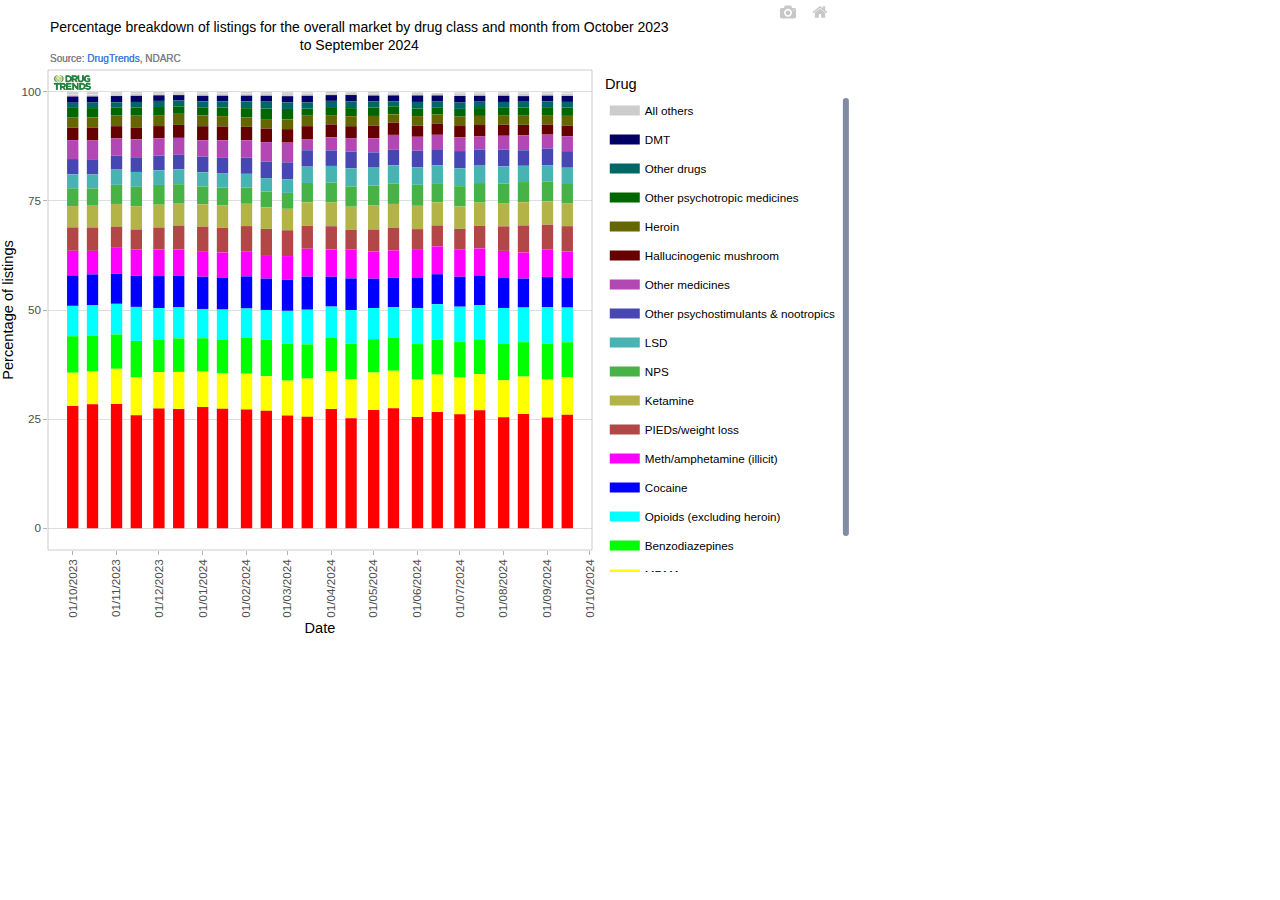
<file: F4-bar.html>
<!DOCTYPE html>
<html lang="en">
<head>
<meta charset="utf-8"/>
<style>body{background-color:white;}</style>
<script src="shared/htmlwidgets-1.6.4/htmlwidgets.js"></script>
<script src="shared/plotly-binding-4.10.4/plotly.js"></script>
<script src="shared/typedarray-0.1/typedarray.min.js"></script>
<script src="shared/jquery-3.5.1/jquery.min.js"></script>
<link href="shared/crosstalk-1.2.1/css/crosstalk.min.css" rel="stylesheet" />
<script src="shared/crosstalk-1.2.1/js/crosstalk.min.js"></script>
<link href="shared/plotly-htmlwidgets-css-2.11.1/plotly-htmlwidgets.css" rel="stylesheet" />
<script src="shared/plotly-main-2.11.1/plotly-latest.min.js"></script>
  <title>Cryptomarkets Oct 2023-Sep 2024, Fig 3</title>
</head>
<body>
<div id="htmlwidget_container">
  <div id="htmlwidget-e0adfe9174e5ebe298c9" style="width:850px;height:650px;" class="plotly html-widget"></div>
</div>
<script type="application/json" data-for="htmlwidget-e0adfe9174e5ebe298c9">{"x":{"data":[{"x":[19631,19631,null,19631,19631,null,19631,19631,null,19631,19631,null,19631,19631,null,19631,19631,null,19631,19631,null,19645,19645,null,19645,19645,null,19645,19645,null,19645,19645,null,19645,19645,null,19645,19645,null,19645,19645,null,19662,19662,null,19662,19662,null,19662,19662,null,19662,19662,null,19662,19662,null,19662,19662,null,19662,19662,null,19676,19676,null,19676,19676,null,19676,19676,null,19676,19676,null,19676,19676,null,19676,19676,null,19676,19676,null,19692,19692,null,19692,19692,null,19692,19692,null,19692,19692,null,19692,19692,null,19692,19692,null,19706,19706,null,19706,19706,null,19706,19706,null,19706,19706,null,19706,19706,null,19706,19706,null,19723,19723,null,19723,19723,null,19723,19723,null,19723,19723,null,19723,19723,null,19723,19723,null,19723,19723,null,19737,19737,null,19737,19737,null,19737,19737,null,19737,19737,null,19737,19737,null,19737,19737,null,19737,19737,null,19754,19754,null,19754,19754,null,19754,19754,null,19754,19754,null,19754,19754,null,19754,19754,null,19754,19754,null,19768,19768,null,19768,19768,null,19768,19768,null,19768,19768,null,19768,19768,null,19768,19768,null,19768,19768,null,19783,19783,null,19783,19783,null,19783,19783,null,19783,19783,null,19783,19783,null,19783,19783,null,19783,19783,null,19797,19797,null,19797,19797,null,19797,19797,null,19797,19797,null,19797,19797,null,19797,19797,null,19814,19814,null,19814,19814,null,19814,19814,null,19814,19814,null,19814,19814,null,19828,19828,null,19828,19828,null,19828,19828,null,19828,19828,null,19828,19828,null,19844,19844,null,19844,19844,null,19844,19844,null,19844,19844,null,19844,19844,null,19858,19858,null,19858,19858,null,19858,19858,null,19858,19858,null,19858,19858,null,19875,19875,null,19875,19875,null,19875,19875,null,19875,19875,null,19875,19875,null,19889,19889,null,19889,19889,null,19889,19889,null,19889,19889,null,19889,19889,null,19889,19889,null,19905,19905,null,19905,19905,null,19905,19905,null,19905,19905,null,19905,19905,null,19919,19919,null,19919,19919,null,19919,19919,null,19919,19919,null,19919,19919,null,19936,19936,null,19936,19936,null,19936,19936,null,19936,19936,null,19936,19936,null,19936,19936,null,19950,19950,null,19950,19950,null,19950,19950,null,19950,19950,null,19950,19950,null,19950,19950,null,19967,19967,null,19967,19967,null,19967,19967,null,19967,19967,null,19967,19967,null,19981,19981,null,19981,19981,null,19981,19981,null,19981,19981,null,19981,19981],"y":[98.950000000000003,98.950000000000003,null,98.960000000000008,99.409999999999997,null,99.420000000000002,99.420000000000002,null,99.430000000000007,99.450000000000003,null,99.460000000000008,99.469999999999999,null,99.480000000000004,99.929999999999993,null,99.940000000000012,100,null,98.950000000000003,98.950000000000003,null,98.959999999999994,99.379999999999995,null,99.390000000000015,99.400000000000006,null,99.409999999999997,99.439999999999998,null,99.450000000000003,99.469999999999999,null,99.480000000000004,99.939999999999998,null,99.950000000000003,99.989999999999995,null,99.049999999999997,99.049999999999997,null,99.060000000000002,99.480000000000004,null,99.490000000000009,99.510000000000005,null,99.52000000000001,99.560000000000002,null,99.570000000000007,99.570000000000007,null,99.579999999999998,99.939999999999998,null,99.950000000000003,99.989999999999995,null,99.099999999999994,99.099999999999994,null,99.109999999999999,99.530000000000001,null,99.540000000000006,99.549999999999997,null,99.560000000000002,99.590000000000003,null,99.600000000000009,99.609999999999999,null,99.620000000000005,99.950000000000003,null,99.960000000000008,100.01000000000001,null,99.210000000000008,99.200000000000003,null,99.210000000000008,99.650000000000006,null,99.659999999999997,99.659999999999997,null,99.670000000000002,99.700000000000003,null,99.709999999999994,99.709999999999994,null,99.719999999999999,99.969999999999999,null,99.260000000000005,99.25,null,99.260000000000005,99.689999999999998,null,99.700000000000017,99.710000000000008,null,99.719999999999999,99.75,null,99.760000000000005,99.760000000000005,null,99.77000000000001,99.990000000000009,null,99.100000000000009,99.090000000000003,null,99.100000000000009,99.090000000000003,null,99.100000000000009,99.620000000000005,null,99.629999999999995,99.629999999999995,null,99.640000000000001,99.670000000000002,null,99.680000000000007,99.930000000000007,null,99.940000000000012,99.980000000000004,null,99.120000000000005,99.109999999999999,null,99.120000000000005,99.109999999999999,null,99.120000000000005,99.599999999999994,null,99.610000000000014,99.620000000000005,null,99.63000000000001,99.670000000000002,null,99.679999999999993,99.959999999999994,null,99.969999999999999,100,null,99.13000000000001,99.120000000000005,null,99.13000000000001,99.120000000000005,null,99.13000000000001,99.579999999999998,null,99.590000000000003,99.590000000000003,null,99.600000000000009,99.640000000000001,null,99.650000000000006,99.969999999999999,null,99.97999999999999,100.00999999999999,null,99.109999999999999,99.099999999999994,null,99.110000000000014,99.560000000000002,null,99.570000000000007,99.570000000000007,null,99.579999999999998,99.599999999999994,null,99.609999999999999,99.599999999999994,null,99.610000000000014,99.950000000000003,null,99.960000000000008,100,null,99.02000000000001,99.010000000000005,null,99.02000000000001,99.510000000000005,null,99.519999999999996,99.519999999999996,null,99.530000000000001,99.560000000000002,null,99.570000000000007,99.560000000000002,null,99.570000000000007,99.939999999999998,null,99.950000000000003,99.989999999999995,null,99.120000000000005,99.109999999999999,null,99.120000000000005,99.120000000000005,null,99.13000000000001,99.609999999999999,null,99.620000000000019,99.680000000000007,null,99.689999999999998,99.909999999999997,null,99.920000000000002,99.989999999999995,null,99.260000000000005,99.25,null,99.260000000000005,99.25,null,99.260000000000005,99.640000000000001,null,99.650000000000006,99.689999999999998,null,99.700000000000003,100,null,99.280000000000001,99.269999999999996,null,99.280000000000001,99.719999999999999,null,99.730000000000004,99.780000000000001,null,99.789999999999992,99.959999999999994,null,99.969999999999999,100,null,99.160000000000011,99.150000000000006,null,99.160000000000011,99.150000000000006,null,99.159999999999997,99.629999999999995,null,99.640000000000001,99.689999999999998,null,99.700000000000003,100,null,99.190000000000012,99.180000000000007,null,99.190000000000012,99.640000000000001,null,99.650000000000006,99.689999999999998,null,99.700000000000003,99.909999999999997,null,99.920000000000016,99.980000000000004,null,99.180000000000007,99.170000000000002,null,99.179999999999993,99.709999999999994,null,99.720000000000013,99.760000000000005,null,99.77000000000001,99.920000000000002,null,99.930000000000007,99.989999999999995,null,99.180000000000007,99.170000000000002,null,99.180000000000007,99.700000000000003,null,99.710000000000008,99.700000000000003,null,99.709999999999994,99.739999999999995,null,99.75,99.879999999999995,null,99.890000000000001,99.959999999999994,null,99.070000000000007,99.060000000000002,null,99.070000000000007,99.650000000000006,null,99.660000000000011,99.700000000000003,null,99.710000000000008,99.890000000000001,null,99.900000000000006,99.980000000000004,null,99.109999999999999,99.099999999999994,null,99.109999999999999,99.640000000000001,null,99.650000000000006,99.689999999999998,null,99.700000000000017,99.900000000000006,null,99.910000000000011,99.980000000000004,null,99.109999999999999,99.099999999999994,null,99.110000000000014,99.650000000000006,null,99.659999999999997,99.659999999999997,null,99.670000000000002,99.700000000000003,null,99.710000000000008,99.909999999999997,null,99.920000000000002,100,null,99.030000000000001,99.019999999999996,null,99.030000000000001,99.560000000000002,null,99.569999999999993,99.569999999999993,null,99.579999999999998,99.629999999999995,null,99.640000000000001,99.909999999999997,null,99.920000000000016,99.980000000000004,null,99.13000000000001,99.650000000000006,null,99.660000000000011,99.650000000000006,null,99.660000000000011,99.730000000000004,null,99.740000000000009,99.920000000000002,null,99.930000000000007,100.01000000000001,null,99.079999999999998,99.579999999999998,null,99.590000000000003,99.599999999999994,null,99.609999999999999,99.679999999999993,null,99.689999999999998,99.909999999999997,null,99.920000000000016,99.980000000000004],"text":["2-week snapshot from: 2023-10-01<br>Drug: All others<br>Number of listings: 2<br>Percentage of listings: 0.01%","2-week snapshot from: 2023-10-01<br>Drug: All others<br>Number of listings: 2<br>Percentage of listings: 0.01%",null,"2-week snapshot from: 2023-10-01<br>Drug: All others<br>Number of listings: 139<br>Percentage of listings: 0.46%","2-week snapshot from: 2023-10-01<br>Drug: All others<br>Number of listings: 139<br>Percentage of listings: 0.46%",null,"2-week snapshot from: 2023-10-01<br>Drug: All others<br>Number of listings: 4<br>Percentage of listings: 0.01%","2-week snapshot from: 2023-10-01<br>Drug: All others<br>Number of listings: 4<br>Percentage of listings: 0.01%",null,"2-week snapshot from: 2023-10-01<br>Drug: All others<br>Number of listings: 10<br>Percentage of listings: 0.03%","2-week snapshot from: 2023-10-01<br>Drug: All others<br>Number of listings: 10<br>Percentage of listings: 0.03%",null,"2-week snapshot from: 2023-10-01<br>Drug: All others<br>Number of listings: 5<br>Percentage of listings: 0.02%","2-week snapshot from: 2023-10-01<br>Drug: All others<br>Number of listings: 5<br>Percentage of listings: 0.02%",null,"2-week snapshot from: 2023-10-01<br>Drug: All others<br>Number of listings: 140<br>Percentage of listings: 0.46%","2-week snapshot from: 2023-10-01<br>Drug: All others<br>Number of listings: 140<br>Percentage of listings: 0.46%",null,"2-week snapshot from: 2023-10-01<br>Drug: All others<br>Number of listings: 20<br>Percentage of listings: 0.07%","2-week snapshot from: 2023-10-01<br>Drug: All others<br>Number of listings: 20<br>Percentage of listings: 0.07%",null,"2-week snapshot from: 2023-10-15<br>Drug: All others<br>Number of listings: 2<br>Percentage of listings: 0.01%","2-week snapshot from: 2023-10-15<br>Drug: All others<br>Number of listings: 2<br>Percentage of listings: 0.01%",null,"2-week snapshot from: 2023-10-15<br>Drug: All others<br>Number of listings: 136<br>Percentage of listings: 0.43%","2-week snapshot from: 2023-10-15<br>Drug: All others<br>Number of listings: 136<br>Percentage of listings: 0.43%",null,"2-week snapshot from: 2023-10-15<br>Drug: All others<br>Number of listings: 6<br>Percentage of listings: 0.02%","2-week snapshot from: 2023-10-15<br>Drug: All others<br>Number of listings: 6<br>Percentage of listings: 0.02%",null,"2-week snapshot from: 2023-10-15<br>Drug: All others<br>Number of listings: 14<br>Percentage of listings: 0.04%","2-week snapshot from: 2023-10-15<br>Drug: All others<br>Number of listings: 14<br>Percentage of listings: 0.04%",null,"2-week snapshot from: 2023-10-15<br>Drug: All others<br>Number of listings: 8<br>Percentage of listings: 0.03%","2-week snapshot from: 2023-10-15<br>Drug: All others<br>Number of listings: 8<br>Percentage of listings: 0.03%",null,"2-week snapshot from: 2023-10-15<br>Drug: All others<br>Number of listings: 149<br>Percentage of listings: 0.47%","2-week snapshot from: 2023-10-15<br>Drug: All others<br>Number of listings: 149<br>Percentage of listings: 0.47%",null,"2-week snapshot from: 2023-10-15<br>Drug: All others<br>Number of listings: 16<br>Percentage of listings: 0.05%","2-week snapshot from: 2023-10-15<br>Drug: All others<br>Number of listings: 16<br>Percentage of listings: 0.05%",null,"2-week snapshot from: 2023-11-01<br>Drug: All others<br>Number of listings: 2<br>Percentage of listings: 0.01%","2-week snapshot from: 2023-11-01<br>Drug: All others<br>Number of listings: 2<br>Percentage of listings: 0.01%",null,"2-week snapshot from: 2023-11-01<br>Drug: All others<br>Number of listings: 115<br>Percentage of listings: 0.43%","2-week snapshot from: 2023-11-01<br>Drug: All others<br>Number of listings: 115<br>Percentage of listings: 0.43%",null,"2-week snapshot from: 2023-11-01<br>Drug: All others<br>Number of listings: 7<br>Percentage of listings: 0.03%","2-week snapshot from: 2023-11-01<br>Drug: All others<br>Number of listings: 7<br>Percentage of listings: 0.03%",null,"2-week snapshot from: 2023-11-01<br>Drug: All others<br>Number of listings: 13<br>Percentage of listings: 0.05%","2-week snapshot from: 2023-11-01<br>Drug: All others<br>Number of listings: 13<br>Percentage of listings: 0.05%",null,"2-week snapshot from: 2023-11-01<br>Drug: All others<br>Number of listings: 4<br>Percentage of listings: 0.01%","2-week snapshot from: 2023-11-01<br>Drug: All others<br>Number of listings: 4<br>Percentage of listings: 0.01%",null,"2-week snapshot from: 2023-11-01<br>Drug: All others<br>Number of listings: 100<br>Percentage of listings: 0.37%","2-week snapshot from: 2023-11-01<br>Drug: All others<br>Number of listings: 100<br>Percentage of listings: 0.37%",null,"2-week snapshot from: 2023-11-01<br>Drug: All others<br>Number of listings: 14<br>Percentage of listings: 0.05%","2-week snapshot from: 2023-11-01<br>Drug: All others<br>Number of listings: 14<br>Percentage of listings: 0.05%",null,"2-week snapshot from: 2023-11-15<br>Drug: All others<br>Number of listings: 2<br>Percentage of listings: 0.01%","2-week snapshot from: 2023-11-15<br>Drug: All others<br>Number of listings: 2<br>Percentage of listings: 0.01%",null,"2-week snapshot from: 2023-11-15<br>Drug: All others<br>Number of listings: 108<br>Percentage of listings: 0.43%","2-week snapshot from: 2023-11-15<br>Drug: All others<br>Number of listings: 108<br>Percentage of listings: 0.43%",null,"2-week snapshot from: 2023-11-15<br>Drug: All others<br>Number of listings: 5<br>Percentage of listings: 0.02%","2-week snapshot from: 2023-11-15<br>Drug: All others<br>Number of listings: 5<br>Percentage of listings: 0.02%",null,"2-week snapshot from: 2023-11-15<br>Drug: All others<br>Number of listings: 10<br>Percentage of listings: 0.04%","2-week snapshot from: 2023-11-15<br>Drug: All others<br>Number of listings: 10<br>Percentage of listings: 0.04%",null,"2-week snapshot from: 2023-11-15<br>Drug: All others<br>Number of listings: 4<br>Percentage of listings: 0.02%","2-week snapshot from: 2023-11-15<br>Drug: All others<br>Number of listings: 4<br>Percentage of listings: 0.02%",null,"2-week snapshot from: 2023-11-15<br>Drug: All others<br>Number of listings: 86<br>Percentage of listings: 0.34%","2-week snapshot from: 2023-11-15<br>Drug: All others<br>Number of listings: 86<br>Percentage of listings: 0.34%",null,"2-week snapshot from: 2023-11-15<br>Drug: All others<br>Number of listings: 14<br>Percentage of listings: 0.06%","2-week snapshot from: 2023-11-15<br>Drug: All others<br>Number of listings: 14<br>Percentage of listings: 0.06%",null,"2-week snapshot from: 2023-12-01<br>Drug: All others<br>Number of listings: 1<br>Percentage of listings: 0%","2-week snapshot from: 2023-12-01<br>Drug: All others<br>Number of listings: 1<br>Percentage of listings: 0%",null,"2-week snapshot from: 2023-12-01<br>Drug: All others<br>Number of listings: 169<br>Percentage of listings: 0.45%","2-week snapshot from: 2023-12-01<br>Drug: All others<br>Number of listings: 169<br>Percentage of listings: 0.45%",null,"2-week snapshot from: 2023-12-01<br>Drug: All others<br>Number of listings: 4<br>Percentage of listings: 0.01%","2-week snapshot from: 2023-12-01<br>Drug: All others<br>Number of listings: 4<br>Percentage of listings: 0.01%",null,"2-week snapshot from: 2023-12-01<br>Drug: All others<br>Number of listings: 15<br>Percentage of listings: 0.04%","2-week snapshot from: 2023-12-01<br>Drug: All others<br>Number of listings: 15<br>Percentage of listings: 0.04%",null,"2-week snapshot from: 2023-12-01<br>Drug: All others<br>Number of listings: 5<br>Percentage of listings: 0.01%","2-week snapshot from: 2023-12-01<br>Drug: All others<br>Number of listings: 5<br>Percentage of listings: 0.01%",null,"2-week snapshot from: 2023-12-01<br>Drug: All others<br>Number of listings: 97<br>Percentage of listings: 0.26%","2-week snapshot from: 2023-12-01<br>Drug: All others<br>Number of listings: 97<br>Percentage of listings: 0.26%",null,"2-week snapshot from: 2023-12-15<br>Drug: All others<br>Number of listings: 1<br>Percentage of listings: 0%","2-week snapshot from: 2023-12-15<br>Drug: All others<br>Number of listings: 1<br>Percentage of listings: 0%",null,"2-week snapshot from: 2023-12-15<br>Drug: All others<br>Number of listings: 134<br>Percentage of listings: 0.44%","2-week snapshot from: 2023-12-15<br>Drug: All others<br>Number of listings: 134<br>Percentage of listings: 0.44%",null,"2-week snapshot from: 2023-12-15<br>Drug: All others<br>Number of listings: 6<br>Percentage of listings: 0.02%","2-week snapshot from: 2023-12-15<br>Drug: All others<br>Number of listings: 6<br>Percentage of listings: 0.02%",null,"2-week snapshot from: 2023-12-15<br>Drug: All others<br>Number of listings: 12<br>Percentage of listings: 0.04%","2-week snapshot from: 2023-12-15<br>Drug: All others<br>Number of listings: 12<br>Percentage of listings: 0.04%",null,"2-week snapshot from: 2023-12-15<br>Drug: All others<br>Number of listings: 2<br>Percentage of listings: 0.01%","2-week snapshot from: 2023-12-15<br>Drug: All others<br>Number of listings: 2<br>Percentage of listings: 0.01%",null,"2-week snapshot from: 2023-12-15<br>Drug: All others<br>Number of listings: 70<br>Percentage of listings: 0.23%","2-week snapshot from: 2023-12-15<br>Drug: All others<br>Number of listings: 70<br>Percentage of listings: 0.23%",null,"2-week snapshot from: 2024-01-01<br>Drug: All others<br>Number of listings: 0<br>Percentage of listings: 0%","2-week snapshot from: 2024-01-01<br>Drug: All others<br>Number of listings: 0<br>Percentage of listings: 0%",null,"2-week snapshot from: 2024-01-01<br>Drug: All others<br>Number of listings: 1<br>Percentage of listings: 0%","2-week snapshot from: 2024-01-01<br>Drug: All others<br>Number of listings: 1<br>Percentage of listings: 0%",null,"2-week snapshot from: 2024-01-01<br>Drug: All others<br>Number of listings: 220<br>Percentage of listings: 0.53%","2-week snapshot from: 2024-01-01<br>Drug: All others<br>Number of listings: 220<br>Percentage of listings: 0.53%",null,"2-week snapshot from: 2024-01-01<br>Drug: All others<br>Number of listings: 6<br>Percentage of listings: 0.01%","2-week snapshot from: 2024-01-01<br>Drug: All others<br>Number of listings: 6<br>Percentage of listings: 0.01%",null,"2-week snapshot from: 2024-01-01<br>Drug: All others<br>Number of listings: 16<br>Percentage of listings: 0.04%","2-week snapshot from: 2024-01-01<br>Drug: All others<br>Number of listings: 16<br>Percentage of listings: 0.04%",null,"2-week snapshot from: 2024-01-01<br>Drug: All others<br>Number of listings: 109<br>Percentage of listings: 0.26%","2-week snapshot from: 2024-01-01<br>Drug: All others<br>Number of listings: 109<br>Percentage of listings: 0.26%",null,"2-week snapshot from: 2024-01-01<br>Drug: All others<br>Number of listings: 21<br>Percentage of listings: 0.05%","2-week snapshot from: 2024-01-01<br>Drug: All others<br>Number of listings: 21<br>Percentage of listings: 0.05%",null,"2-week snapshot from: 2024-01-15<br>Drug: All others<br>Number of listings: 0<br>Percentage of listings: 0%","2-week snapshot from: 2024-01-15<br>Drug: All others<br>Number of listings: 0<br>Percentage of listings: 0%",null,"2-week snapshot from: 2024-01-15<br>Drug: All others<br>Number of listings: 1<br>Percentage of listings: 0%","2-week snapshot from: 2024-01-15<br>Drug: All others<br>Number of listings: 1<br>Percentage of listings: 0%",null,"2-week snapshot from: 2024-01-15<br>Drug: All others<br>Number of listings: 208<br>Percentage of listings: 0.49%","2-week snapshot from: 2024-01-15<br>Drug: All others<br>Number of listings: 208<br>Percentage of listings: 0.49%",null,"2-week snapshot from: 2024-01-15<br>Drug: All others<br>Number of listings: 7<br>Percentage of listings: 0.02%","2-week snapshot from: 2024-01-15<br>Drug: All others<br>Number of listings: 7<br>Percentage of listings: 0.02%",null,"2-week snapshot from: 2024-01-15<br>Drug: All others<br>Number of listings: 20<br>Percentage of listings: 0.05%","2-week snapshot from: 2024-01-15<br>Drug: All others<br>Number of listings: 20<br>Percentage of listings: 0.05%",null,"2-week snapshot from: 2024-01-15<br>Drug: All others<br>Number of listings: 123<br>Percentage of listings: 0.29%","2-week snapshot from: 2024-01-15<br>Drug: All others<br>Number of listings: 123<br>Percentage of listings: 0.29%",null,"2-week snapshot from: 2024-01-15<br>Drug: All others<br>Number of listings: 18<br>Percentage of listings: 0.04%","2-week snapshot from: 2024-01-15<br>Drug: All others<br>Number of listings: 18<br>Percentage of listings: 0.04%",null,"2-week snapshot from: 2024-02-01<br>Drug: All others<br>Number of listings: 0<br>Percentage of listings: 0%","2-week snapshot from: 2024-02-01<br>Drug: All others<br>Number of listings: 0<br>Percentage of listings: 0%",null,"2-week snapshot from: 2024-02-01<br>Drug: All others<br>Number of listings: 1<br>Percentage of listings: 0%","2-week snapshot from: 2024-02-01<br>Drug: All others<br>Number of listings: 1<br>Percentage of listings: 0%",null,"2-week snapshot from: 2024-02-01<br>Drug: All others<br>Number of listings: 150<br>Percentage of listings: 0.46%","2-week snapshot from: 2024-02-01<br>Drug: All others<br>Number of listings: 150<br>Percentage of listings: 0.46%",null,"2-week snapshot from: 2024-02-01<br>Drug: All others<br>Number of listings: 4<br>Percentage of listings: 0.01%","2-week snapshot from: 2024-02-01<br>Drug: All others<br>Number of listings: 4<br>Percentage of listings: 0.01%",null,"2-week snapshot from: 2024-02-01<br>Drug: All others<br>Number of listings: 16<br>Percentage of listings: 0.05%","2-week snapshot from: 2024-02-01<br>Drug: All others<br>Number of listings: 16<br>Percentage of listings: 0.05%",null,"2-week snapshot from: 2024-02-01<br>Drug: All others<br>Number of listings: 106<br>Percentage of listings: 0.33%","2-week snapshot from: 2024-02-01<br>Drug: All others<br>Number of listings: 106<br>Percentage of listings: 0.33%",null,"2-week snapshot from: 2024-02-01<br>Drug: All others<br>Number of listings: 13<br>Percentage of listings: 0.04%","2-week snapshot from: 2024-02-01<br>Drug: All others<br>Number of listings: 13<br>Percentage of listings: 0.04%",null,"2-week snapshot from: 2024-02-15<br>Drug: All others<br>Number of listings: 0<br>Percentage of listings: 0%","2-week snapshot from: 2024-02-15<br>Drug: All others<br>Number of listings: 0<br>Percentage of listings: 0%",null,"2-week snapshot from: 2024-02-15<br>Drug: All others<br>Number of listings: 135<br>Percentage of listings: 0.46%","2-week snapshot from: 2024-02-15<br>Drug: All others<br>Number of listings: 135<br>Percentage of listings: 0.46%",null,"2-week snapshot from: 2024-02-15<br>Drug: All others<br>Number of listings: 4<br>Percentage of listings: 0.01%","2-week snapshot from: 2024-02-15<br>Drug: All others<br>Number of listings: 4<br>Percentage of listings: 0.01%",null,"2-week snapshot from: 2024-02-15<br>Drug: All others<br>Number of listings: 8<br>Percentage of listings: 0.03%","2-week snapshot from: 2024-02-15<br>Drug: All others<br>Number of listings: 8<br>Percentage of listings: 0.03%",null,"2-week snapshot from: 2024-02-15<br>Drug: All others<br>Number of listings: 1<br>Percentage of listings: 0%","2-week snapshot from: 2024-02-15<br>Drug: All others<br>Number of listings: 1<br>Percentage of listings: 0%",null,"2-week snapshot from: 2024-02-15<br>Drug: All others<br>Number of listings: 103<br>Percentage of listings: 0.35%","2-week snapshot from: 2024-02-15<br>Drug: All others<br>Number of listings: 103<br>Percentage of listings: 0.35%",null,"2-week snapshot from: 2024-02-15<br>Drug: All others<br>Number of listings: 14<br>Percentage of listings: 0.05%","2-week snapshot from: 2024-02-15<br>Drug: All others<br>Number of listings: 14<br>Percentage of listings: 0.05%",null,"2-week snapshot from: 2024-03-01<br>Drug: All others<br>Number of listings: 0<br>Percentage of listings: 0%","2-week snapshot from: 2024-03-01<br>Drug: All others<br>Number of listings: 0<br>Percentage of listings: 0%",null,"2-week snapshot from: 2024-03-01<br>Drug: All others<br>Number of listings: 155<br>Percentage of listings: 0.5%","2-week snapshot from: 2024-03-01<br>Drug: All others<br>Number of listings: 155<br>Percentage of listings: 0.5%",null,"2-week snapshot from: 2024-03-01<br>Drug: All others<br>Number of listings: 4<br>Percentage of listings: 0.01%","2-week snapshot from: 2024-03-01<br>Drug: All others<br>Number of listings: 4<br>Percentage of listings: 0.01%",null,"2-week snapshot from: 2024-03-01<br>Drug: All others<br>Number of listings: 13<br>Percentage of listings: 0.04%","2-week snapshot from: 2024-03-01<br>Drug: All others<br>Number of listings: 13<br>Percentage of listings: 0.04%",null,"2-week snapshot from: 2024-03-01<br>Drug: All others<br>Number of listings: 1<br>Percentage of listings: 0%","2-week snapshot from: 2024-03-01<br>Drug: All others<br>Number of listings: 1<br>Percentage of listings: 0%",null,"2-week snapshot from: 2024-03-01<br>Drug: All others<br>Number of listings: 118<br>Percentage of listings: 0.38%","2-week snapshot from: 2024-03-01<br>Drug: All others<br>Number of listings: 118<br>Percentage of listings: 0.38%",null,"2-week snapshot from: 2024-03-01<br>Drug: All others<br>Number of listings: 17<br>Percentage of listings: 0.05%","2-week snapshot from: 2024-03-01<br>Drug: All others<br>Number of listings: 17<br>Percentage of listings: 0.05%",null,"2-week snapshot from: 2024-03-15<br>Drug: All others<br>Number of listings: 0<br>Percentage of listings: 0%","2-week snapshot from: 2024-03-15<br>Drug: All others<br>Number of listings: 0<br>Percentage of listings: 0%",null,"2-week snapshot from: 2024-03-15<br>Drug: All others<br>Number of listings: 1<br>Percentage of listings: 0.01%","2-week snapshot from: 2024-03-15<br>Drug: All others<br>Number of listings: 1<br>Percentage of listings: 0.01%",null,"2-week snapshot from: 2024-03-15<br>Drug: All others<br>Number of listings: 92<br>Percentage of listings: 0.49%","2-week snapshot from: 2024-03-15<br>Drug: All others<br>Number of listings: 92<br>Percentage of listings: 0.49%",null,"2-week snapshot from: 2024-03-15<br>Drug: All others<br>Number of listings: 13<br>Percentage of listings: 0.07%","2-week snapshot from: 2024-03-15<br>Drug: All others<br>Number of listings: 13<br>Percentage of listings: 0.07%",null,"2-week snapshot from: 2024-03-15<br>Drug: All others<br>Number of listings: 44<br>Percentage of listings: 0.23%","2-week snapshot from: 2024-03-15<br>Drug: All others<br>Number of listings: 44<br>Percentage of listings: 0.23%",null,"2-week snapshot from: 2024-03-15<br>Drug: All others<br>Number of listings: 15<br>Percentage of listings: 0.08%","2-week snapshot from: 2024-03-15<br>Drug: All others<br>Number of listings: 15<br>Percentage of listings: 0.08%",null,"2-week snapshot from: 2024-04-01<br>Drug: All others<br>Number of listings: 0<br>Percentage of listings: 0%","2-week snapshot from: 2024-04-01<br>Drug: All others<br>Number of listings: 0<br>Percentage of listings: 0%",null,"2-week snapshot from: 2024-04-01<br>Drug: All others<br>Number of listings: 1<br>Percentage of listings: 0%","2-week snapshot from: 2024-04-01<br>Drug: All others<br>Number of listings: 1<br>Percentage of listings: 0%",null,"2-week snapshot from: 2024-04-01<br>Drug: All others<br>Number of listings: 102<br>Percentage of listings: 0.39%","2-week snapshot from: 2024-04-01<br>Drug: All others<br>Number of listings: 102<br>Percentage of listings: 0.39%",null,"2-week snapshot from: 2024-04-01<br>Drug: All others<br>Number of listings: 12<br>Percentage of listings: 0.05%","2-week snapshot from: 2024-04-01<br>Drug: All others<br>Number of listings: 12<br>Percentage of listings: 0.05%",null,"2-week snapshot from: 2024-04-01<br>Drug: All others<br>Number of listings: 80<br>Percentage of listings: 0.31%","2-week snapshot from: 2024-04-01<br>Drug: All others<br>Number of listings: 80<br>Percentage of listings: 0.31%",null,"2-week snapshot from: 2024-04-15<br>Drug: All others<br>Number of listings: 0<br>Percentage of listings: 0%","2-week snapshot from: 2024-04-15<br>Drug: All others<br>Number of listings: 0<br>Percentage of listings: 0%",null,"2-week snapshot from: 2024-04-15<br>Drug: All others<br>Number of listings: 100<br>Percentage of listings: 0.45%","2-week snapshot from: 2024-04-15<br>Drug: All others<br>Number of listings: 100<br>Percentage of listings: 0.45%",null,"2-week snapshot from: 2024-04-15<br>Drug: All others<br>Number of listings: 13<br>Percentage of listings: 0.06%","2-week snapshot from: 2024-04-15<br>Drug: All others<br>Number of listings: 13<br>Percentage of listings: 0.06%",null,"2-week snapshot from: 2024-04-15<br>Drug: All others<br>Number of listings: 40<br>Percentage of listings: 0.18%","2-week snapshot from: 2024-04-15<br>Drug: All others<br>Number of listings: 40<br>Percentage of listings: 0.18%",null,"2-week snapshot from: 2024-04-15<br>Drug: All others<br>Number of listings: 9<br>Percentage of listings: 0.04%","2-week snapshot from: 2024-04-15<br>Drug: All others<br>Number of listings: 9<br>Percentage of listings: 0.04%",null,"2-week snapshot from: 2024-05-01<br>Drug: All others<br>Number of listings: 1<br>Percentage of listings: 0%","2-week snapshot from: 2024-05-01<br>Drug: All others<br>Number of listings: 1<br>Percentage of listings: 0%",null,"2-week snapshot from: 2024-05-01<br>Drug: All others<br>Number of listings: 0<br>Percentage of listings: 0%","2-week snapshot from: 2024-05-01<br>Drug: All others<br>Number of listings: 0<br>Percentage of listings: 0%",null,"2-week snapshot from: 2024-05-01<br>Drug: All others<br>Number of listings: 117<br>Percentage of listings: 0.48%","2-week snapshot from: 2024-05-01<br>Drug: All others<br>Number of listings: 117<br>Percentage of listings: 0.48%",null,"2-week snapshot from: 2024-05-01<br>Drug: All others<br>Number of listings: 14<br>Percentage of listings: 0.06%","2-week snapshot from: 2024-05-01<br>Drug: All others<br>Number of listings: 14<br>Percentage of listings: 0.06%",null,"2-week snapshot from: 2024-05-01<br>Drug: All others<br>Number of listings: 76<br>Percentage of listings: 0.31%","2-week snapshot from: 2024-05-01<br>Drug: All others<br>Number of listings: 76<br>Percentage of listings: 0.31%",null,"2-week snapshot from: 2024-05-15<br>Drug: All others<br>Number of listings: 1<br>Percentage of listings: 0%","2-week snapshot from: 2024-05-15<br>Drug: All others<br>Number of listings: 1<br>Percentage of listings: 0%",null,"2-week snapshot from: 2024-05-15<br>Drug: All others<br>Number of listings: 109<br>Percentage of listings: 0.46%","2-week snapshot from: 2024-05-15<br>Drug: All others<br>Number of listings: 109<br>Percentage of listings: 0.46%",null,"2-week snapshot from: 2024-05-15<br>Drug: All others<br>Number of listings: 13<br>Percentage of listings: 0.05%","2-week snapshot from: 2024-05-15<br>Drug: All others<br>Number of listings: 13<br>Percentage of listings: 0.05%",null,"2-week snapshot from: 2024-05-15<br>Drug: All others<br>Number of listings: 53<br>Percentage of listings: 0.22%","2-week snapshot from: 2024-05-15<br>Drug: All others<br>Number of listings: 53<br>Percentage of listings: 0.22%",null,"2-week snapshot from: 2024-05-15<br>Drug: All others<br>Number of listings: 16<br>Percentage of listings: 0.07%","2-week snapshot from: 2024-05-15<br>Drug: All others<br>Number of listings: 16<br>Percentage of listings: 0.07%",null,"2-week snapshot from: 2024-06-01<br>Drug: All others<br>Number of listings: 0<br>Percentage of listings: 0%","2-week snapshot from: 2024-06-01<br>Drug: All others<br>Number of listings: 0<br>Percentage of listings: 0%",null,"2-week snapshot from: 2024-06-01<br>Drug: All others<br>Number of listings: 127<br>Percentage of listings: 0.54%","2-week snapshot from: 2024-06-01<br>Drug: All others<br>Number of listings: 127<br>Percentage of listings: 0.54%",null,"2-week snapshot from: 2024-06-01<br>Drug: All others<br>Number of listings: 11<br>Percentage of listings: 0.05%","2-week snapshot from: 2024-06-01<br>Drug: All others<br>Number of listings: 11<br>Percentage of listings: 0.05%",null,"2-week snapshot from: 2024-06-01<br>Drug: All others<br>Number of listings: 37<br>Percentage of listings: 0.16%","2-week snapshot from: 2024-06-01<br>Drug: All others<br>Number of listings: 37<br>Percentage of listings: 0.16%",null,"2-week snapshot from: 2024-06-01<br>Drug: All others<br>Number of listings: 16<br>Percentage of listings: 0.07%","2-week snapshot from: 2024-06-01<br>Drug: All others<br>Number of listings: 16<br>Percentage of listings: 0.07%",null,"2-week snapshot from: 2024-06-15<br>Drug: All others<br>Number of listings: 0<br>Percentage of listings: 0%","2-week snapshot from: 2024-06-15<br>Drug: All others<br>Number of listings: 0<br>Percentage of listings: 0%",null,"2-week snapshot from: 2024-06-15<br>Drug: All others<br>Number of listings: 117<br>Percentage of listings: 0.53%","2-week snapshot from: 2024-06-15<br>Drug: All others<br>Number of listings: 117<br>Percentage of listings: 0.53%",null,"2-week snapshot from: 2024-06-15<br>Drug: All others<br>Number of listings: 1<br>Percentage of listings: 0%","2-week snapshot from: 2024-06-15<br>Drug: All others<br>Number of listings: 1<br>Percentage of listings: 0%",null,"2-week snapshot from: 2024-06-15<br>Drug: All others<br>Number of listings: 10<br>Percentage of listings: 0.04%","2-week snapshot from: 2024-06-15<br>Drug: All others<br>Number of listings: 10<br>Percentage of listings: 0.04%",null,"2-week snapshot from: 2024-06-15<br>Drug: All others<br>Number of listings: 31<br>Percentage of listings: 0.14%","2-week snapshot from: 2024-06-15<br>Drug: All others<br>Number of listings: 31<br>Percentage of listings: 0.14%",null,"2-week snapshot from: 2024-06-15<br>Drug: All others<br>Number of listings: 18<br>Percentage of listings: 0.08%","2-week snapshot from: 2024-06-15<br>Drug: All others<br>Number of listings: 18<br>Percentage of listings: 0.08%",null,"2-week snapshot from: 2024-07-01<br>Drug: All others<br>Number of listings: 0<br>Percentage of listings: 0%","2-week snapshot from: 2024-07-01<br>Drug: All others<br>Number of listings: 0<br>Percentage of listings: 0%",null,"2-week snapshot from: 2024-07-01<br>Drug: All others<br>Number of listings: 143<br>Percentage of listings: 0.59%","2-week snapshot from: 2024-07-01<br>Drug: All others<br>Number of listings: 143<br>Percentage of listings: 0.59%",null,"2-week snapshot from: 2024-07-01<br>Drug: All others<br>Number of listings: 12<br>Percentage of listings: 0.05%","2-week snapshot from: 2024-07-01<br>Drug: All others<br>Number of listings: 12<br>Percentage of listings: 0.05%",null,"2-week snapshot from: 2024-07-01<br>Drug: All others<br>Number of listings: 45<br>Percentage of listings: 0.19%","2-week snapshot from: 2024-07-01<br>Drug: All others<br>Number of listings: 45<br>Percentage of listings: 0.19%",null,"2-week snapshot from: 2024-07-01<br>Drug: All others<br>Number of listings: 22<br>Percentage of listings: 0.09%","2-week snapshot from: 2024-07-01<br>Drug: All others<br>Number of listings: 22<br>Percentage of listings: 0.09%",null,"2-week snapshot from: 2024-07-15<br>Drug: All others<br>Number of listings: 1<br>Percentage of listings: 0%","2-week snapshot from: 2024-07-15<br>Drug: All others<br>Number of listings: 1<br>Percentage of listings: 0%",null,"2-week snapshot from: 2024-07-15<br>Drug: All others<br>Number of listings: 140<br>Percentage of listings: 0.54%","2-week snapshot from: 2024-07-15<br>Drug: All others<br>Number of listings: 140<br>Percentage of listings: 0.54%",null,"2-week snapshot from: 2024-07-15<br>Drug: All others<br>Number of listings: 12<br>Percentage of listings: 0.05%","2-week snapshot from: 2024-07-15<br>Drug: All others<br>Number of listings: 12<br>Percentage of listings: 0.05%",null,"2-week snapshot from: 2024-07-15<br>Drug: All others<br>Number of listings: 53<br>Percentage of listings: 0.21%","2-week snapshot from: 2024-07-15<br>Drug: All others<br>Number of listings: 53<br>Percentage of listings: 0.21%",null,"2-week snapshot from: 2024-07-15<br>Drug: All others<br>Number of listings: 21<br>Percentage of listings: 0.08%","2-week snapshot from: 2024-07-15<br>Drug: All others<br>Number of listings: 21<br>Percentage of listings: 0.08%",null,"2-week snapshot from: 2024-08-01<br>Drug: All others<br>Number of listings: 0<br>Percentage of listings: 0%","2-week snapshot from: 2024-08-01<br>Drug: All others<br>Number of listings: 0<br>Percentage of listings: 0%",null,"2-week snapshot from: 2024-08-01<br>Drug: All others<br>Number of listings: 137<br>Percentage of listings: 0.55%","2-week snapshot from: 2024-08-01<br>Drug: All others<br>Number of listings: 137<br>Percentage of listings: 0.55%",null,"2-week snapshot from: 2024-08-01<br>Drug: All others<br>Number of listings: 2<br>Percentage of listings: 0.01%","2-week snapshot from: 2024-08-01<br>Drug: All others<br>Number of listings: 2<br>Percentage of listings: 0.01%",null,"2-week snapshot from: 2024-08-01<br>Drug: All others<br>Number of listings: 11<br>Percentage of listings: 0.04%","2-week snapshot from: 2024-08-01<br>Drug: All others<br>Number of listings: 11<br>Percentage of listings: 0.04%",null,"2-week snapshot from: 2024-08-01<br>Drug: All others<br>Number of listings: 52<br>Percentage of listings: 0.21%","2-week snapshot from: 2024-08-01<br>Drug: All others<br>Number of listings: 52<br>Percentage of listings: 0.21%",null,"2-week snapshot from: 2024-08-01<br>Drug: All others<br>Number of listings: 23<br>Percentage of listings: 0.09%","2-week snapshot from: 2024-08-01<br>Drug: All others<br>Number of listings: 23<br>Percentage of listings: 0.09%",null,"2-week snapshot from: 2024-08-15<br>Drug: All others<br>Number of listings: 1<br>Percentage of listings: 0%","2-week snapshot from: 2024-08-15<br>Drug: All others<br>Number of listings: 1<br>Percentage of listings: 0%",null,"2-week snapshot from: 2024-08-15<br>Drug: All others<br>Number of listings: 165<br>Percentage of listings: 0.54%","2-week snapshot from: 2024-08-15<br>Drug: All others<br>Number of listings: 165<br>Percentage of listings: 0.54%",null,"2-week snapshot from: 2024-08-15<br>Drug: All others<br>Number of listings: 2<br>Percentage of listings: 0.01%","2-week snapshot from: 2024-08-15<br>Drug: All others<br>Number of listings: 2<br>Percentage of listings: 0.01%",null,"2-week snapshot from: 2024-08-15<br>Drug: All others<br>Number of listings: 17<br>Percentage of listings: 0.06%","2-week snapshot from: 2024-08-15<br>Drug: All others<br>Number of listings: 17<br>Percentage of listings: 0.06%",null,"2-week snapshot from: 2024-08-15<br>Drug: All others<br>Number of listings: 85<br>Percentage of listings: 0.28%","2-week snapshot from: 2024-08-15<br>Drug: All others<br>Number of listings: 85<br>Percentage of listings: 0.28%",null,"2-week snapshot from: 2024-08-15<br>Drug: All others<br>Number of listings: 22<br>Percentage of listings: 0.07%","2-week snapshot from: 2024-08-15<br>Drug: All others<br>Number of listings: 22<br>Percentage of listings: 0.07%",null,"2-week snapshot from: 2024-09-01<br>Drug: All others<br>Number of listings: 140<br>Percentage of listings: 0.53%","2-week snapshot from: 2024-09-01<br>Drug: All others<br>Number of listings: 140<br>Percentage of listings: 0.53%",null,"2-week snapshot from: 2024-09-01<br>Drug: All others<br>Number of listings: 1<br>Percentage of listings: 0%","2-week snapshot from: 2024-09-01<br>Drug: All others<br>Number of listings: 1<br>Percentage of listings: 0%",null,"2-week snapshot from: 2024-09-01<br>Drug: All others<br>Number of listings: 20<br>Percentage of listings: 0.08%","2-week snapshot from: 2024-09-01<br>Drug: All others<br>Number of listings: 20<br>Percentage of listings: 0.08%",null,"2-week snapshot from: 2024-09-01<br>Drug: All others<br>Number of listings: 50<br>Percentage of listings: 0.19%","2-week snapshot from: 2024-09-01<br>Drug: All others<br>Number of listings: 50<br>Percentage of listings: 0.19%",null,"2-week snapshot from: 2024-09-01<br>Drug: All others<br>Number of listings: 23<br>Percentage of listings: 0.09%","2-week snapshot from: 2024-09-01<br>Drug: All others<br>Number of listings: 23<br>Percentage of listings: 0.09%",null,"2-week snapshot from: 2024-09-15<br>Drug: All others<br>Number of listings: 143<br>Percentage of listings: 0.51%","2-week snapshot from: 2024-09-15<br>Drug: All others<br>Number of listings: 143<br>Percentage of listings: 0.51%",null,"2-week snapshot from: 2024-09-15<br>Drug: All others<br>Number of listings: 6<br>Percentage of listings: 0.02%","2-week snapshot from: 2024-09-15<br>Drug: All others<br>Number of listings: 6<br>Percentage of listings: 0.02%",null,"2-week snapshot from: 2024-09-15<br>Drug: All others<br>Number of listings: 23<br>Percentage of listings: 0.08%","2-week snapshot from: 2024-09-15<br>Drug: All others<br>Number of listings: 23<br>Percentage of listings: 0.08%",null,"2-week snapshot from: 2024-09-15<br>Drug: All others<br>Number of listings: 65<br>Percentage of listings: 0.23%","2-week snapshot from: 2024-09-15<br>Drug: All others<br>Number of listings: 65<br>Percentage of listings: 0.23%",null,"2-week snapshot from: 2024-09-15<br>Drug: All others<br>Number of listings: 19<br>Percentage of listings: 0.07%","2-week snapshot from: 2024-09-15<br>Drug: All others<br>Number of listings: 19<br>Percentage of listings: 0.07%"],"type":"scatter","mode":"lines","line":{"width":11.338582677165356,"color":"rgba(204,204,204,1)","dash":"solid"},"hoveron":"points","name":"All others","legendgroup":"All others","showlegend":true,"xaxis":"x","yaxis":"y","hoverinfo":"text","frame":null},{"x":[19631,19631,null,19645,19645,null,19662,19662,null,19676,19676,null,19692,19692,null,19706,19706,null,19723,19723,null,19737,19737,null,19754,19754,null,19768,19768,null,19783,19783,null,19797,19797,null,19814,19814,null,19828,19828,null,19844,19844,null,19858,19858,null,19875,19875,null,19889,19889,null,19905,19905,null,19919,19919,null,19936,19936,null,19950,19950,null,19967,19967,null,19981,19981],"y":[97.510000000000005,98.939999999999998,null,97.540000000000006,98.939999999999998,null,97.63000000000001,99.040000000000006,null,97.690000000000012,99.090000000000003,null,97.930000000000007,99.200000000000003,null,98.010000000000005,99.25,null,97.840000000000003,99.090000000000003,null,97.859999999999999,99.109999999999999,null,97.840000000000003,99.120000000000005,null,97.760000000000005,99.099999999999994,null,97.610000000000014,99.010000000000005,null,97.570000000000007,99.109999999999999,null,97.940000000000012,99.25,null,97.790000000000006,99.269999999999996,null,97.790000000000006,99.150000000000006,null,97.860000000000014,99.180000000000007,null,97.700000000000003,99.170000000000002,null,97.77000000000001,99.170000000000002,null,97.550000000000011,99.060000000000002,null,97.760000000000005,99.099999999999994,null,97.689999999999998,99.099999999999994,null,97.739999999999995,99.019999999999996,null,97.790000000000006,99.120000000000005,null,97.700000000000003,99.069999999999993],"text":["2-week snapshot from: 2023-10-01<br>Drug: DMT<br>Number of listings: 439<br>Percentage of listings: 1.44%","2-week snapshot from: 2023-10-01<br>Drug: DMT<br>Number of listings: 439<br>Percentage of listings: 1.44%",null,"2-week snapshot from: 2023-10-15<br>Drug: DMT<br>Number of listings: 449<br>Percentage of listings: 1.41%","2-week snapshot from: 2023-10-15<br>Drug: DMT<br>Number of listings: 449<br>Percentage of listings: 1.41%",null,"2-week snapshot from: 2023-11-01<br>Drug: DMT<br>Number of listings: 383<br>Percentage of listings: 1.42%","2-week snapshot from: 2023-11-01<br>Drug: DMT<br>Number of listings: 383<br>Percentage of listings: 1.42%",null,"2-week snapshot from: 2023-11-15<br>Drug: DMT<br>Number of listings: 356<br>Percentage of listings: 1.41%","2-week snapshot from: 2023-11-15<br>Drug: DMT<br>Number of listings: 356<br>Percentage of listings: 1.41%",null,"2-week snapshot from: 2023-12-01<br>Drug: DMT<br>Number of listings: 480<br>Percentage of listings: 1.28%","2-week snapshot from: 2023-12-01<br>Drug: DMT<br>Number of listings: 480<br>Percentage of listings: 1.28%",null,"2-week snapshot from: 2023-12-15<br>Drug: DMT<br>Number of listings: 380<br>Percentage of listings: 1.25%","2-week snapshot from: 2023-12-15<br>Drug: DMT<br>Number of listings: 380<br>Percentage of listings: 1.25%",null,"2-week snapshot from: 2024-01-01<br>Drug: DMT<br>Number of listings: 528<br>Percentage of listings: 1.26%","2-week snapshot from: 2024-01-01<br>Drug: DMT<br>Number of listings: 528<br>Percentage of listings: 1.26%",null,"2-week snapshot from: 2024-01-15<br>Drug: DMT<br>Number of listings: 531<br>Percentage of listings: 1.26%","2-week snapshot from: 2024-01-15<br>Drug: DMT<br>Number of listings: 531<br>Percentage of listings: 1.26%",null,"2-week snapshot from: 2024-02-01<br>Drug: DMT<br>Number of listings: 418<br>Percentage of listings: 1.29%","2-week snapshot from: 2024-02-01<br>Drug: DMT<br>Number of listings: 418<br>Percentage of listings: 1.29%",null,"2-week snapshot from: 2024-02-15<br>Drug: DMT<br>Number of listings: 393<br>Percentage of listings: 1.35%","2-week snapshot from: 2024-02-15<br>Drug: DMT<br>Number of listings: 393<br>Percentage of listings: 1.35%",null,"2-week snapshot from: 2024-03-01<br>Drug: DMT<br>Number of listings: 439<br>Percentage of listings: 1.41%","2-week snapshot from: 2024-03-01<br>Drug: DMT<br>Number of listings: 439<br>Percentage of listings: 1.41%",null,"2-week snapshot from: 2024-03-15<br>Drug: DMT<br>Number of listings: 293<br>Percentage of listings: 1.55%","2-week snapshot from: 2024-03-15<br>Drug: DMT<br>Number of listings: 293<br>Percentage of listings: 1.55%",null,"2-week snapshot from: 2024-04-01<br>Drug: DMT<br>Number of listings: 343<br>Percentage of listings: 1.32%","2-week snapshot from: 2024-04-01<br>Drug: DMT<br>Number of listings: 343<br>Percentage of listings: 1.32%",null,"2-week snapshot from: 2024-04-15<br>Drug: DMT<br>Number of listings: 331<br>Percentage of listings: 1.49%","2-week snapshot from: 2024-04-15<br>Drug: DMT<br>Number of listings: 331<br>Percentage of listings: 1.49%",null,"2-week snapshot from: 2024-05-01<br>Drug: DMT<br>Number of listings: 336<br>Percentage of listings: 1.37%","2-week snapshot from: 2024-05-01<br>Drug: DMT<br>Number of listings: 336<br>Percentage of listings: 1.37%",null,"2-week snapshot from: 2024-05-15<br>Drug: DMT<br>Number of listings: 315<br>Percentage of listings: 1.33%","2-week snapshot from: 2024-05-15<br>Drug: DMT<br>Number of listings: 315<br>Percentage of listings: 1.33%",null,"2-week snapshot from: 2024-06-01<br>Drug: DMT<br>Number of listings: 347<br>Percentage of listings: 1.48%","2-week snapshot from: 2024-06-01<br>Drug: DMT<br>Number of listings: 347<br>Percentage of listings: 1.48%",null,"2-week snapshot from: 2024-06-15<br>Drug: DMT<br>Number of listings: 314<br>Percentage of listings: 1.41%","2-week snapshot from: 2024-06-15<br>Drug: DMT<br>Number of listings: 314<br>Percentage of listings: 1.41%",null,"2-week snapshot from: 2024-07-01<br>Drug: DMT<br>Number of listings: 367<br>Percentage of listings: 1.52%","2-week snapshot from: 2024-07-01<br>Drug: DMT<br>Number of listings: 367<br>Percentage of listings: 1.52%",null,"2-week snapshot from: 2024-07-15<br>Drug: DMT<br>Number of listings: 348<br>Percentage of listings: 1.35%","2-week snapshot from: 2024-07-15<br>Drug: DMT<br>Number of listings: 348<br>Percentage of listings: 1.35%",null,"2-week snapshot from: 2024-08-01<br>Drug: DMT<br>Number of listings: 352<br>Percentage of listings: 1.42%","2-week snapshot from: 2024-08-01<br>Drug: DMT<br>Number of listings: 352<br>Percentage of listings: 1.42%",null,"2-week snapshot from: 2024-08-15<br>Drug: DMT<br>Number of listings: 392<br>Percentage of listings: 1.29%","2-week snapshot from: 2024-08-15<br>Drug: DMT<br>Number of listings: 392<br>Percentage of listings: 1.29%",null,"2-week snapshot from: 2024-09-01<br>Drug: DMT<br>Number of listings: 356<br>Percentage of listings: 1.34%","2-week snapshot from: 2024-09-01<br>Drug: DMT<br>Number of listings: 356<br>Percentage of listings: 1.34%",null,"2-week snapshot from: 2024-09-15<br>Drug: DMT<br>Number of listings: 388<br>Percentage of listings: 1.38%","2-week snapshot from: 2024-09-15<br>Drug: DMT<br>Number of listings: 388<br>Percentage of listings: 1.38%"],"type":"scatter","mode":"lines","line":{"width":11.338582677165356,"color":"rgba(0,0,102,1)","dash":"solid"},"hoveron":"points","name":"DMT","legendgroup":"DMT","showlegend":true,"xaxis":"x","yaxis":"y","hoverinfo":"text","frame":null},{"x":[19631,19631,null,19645,19645,null,19662,19662,null,19676,19676,null,19692,19692,null,19706,19706,null,19723,19723,null,19737,19737,null,19754,19754,null,19768,19768,null,19783,19783,null,19797,19797,null,19814,19814,null,19828,19828,null,19844,19844,null,19858,19858,null,19875,19875,null,19889,19889,null,19905,19905,null,19919,19919,null,19936,19936,null,19950,19950,null,19967,19967,null,19981,19981],"y":[96.329999999999998,97.5,null,96.290000000000006,97.530000000000001,null,96.470000000000013,97.620000000000005,null,96.450000000000017,97.680000000000007,null,96.540000000000006,97.920000000000002,null,96.690000000000012,98,null,96.359999999999999,97.829999999999998,null,96.409999999999997,97.849999999999994,null,96.27000000000001,97.829999999999998,null,96.170000000000002,97.75,null,96.079999999999998,97.599999999999994,null,96.150000000000006,97.560000000000002,null,96.519999999999996,97.929999999999993,null,96.280000000000001,97.780000000000001,null,96.400000000000006,97.780000000000001,null,96.700000000000017,97.850000000000009,null,96.180000000000007,97.689999999999998,null,96.480000000000004,97.760000000000005,null,96.100000000000009,97.540000000000006,null,96.290000000000006,97.75,null,96.340000000000018,97.680000000000007,null,96.440000000000012,97.730000000000004,null,96.5,97.780000000000001,null,96.390000000000001,97.689999999999998],"text":["2-week snapshot from: 2023-10-01<br>Drug: Other drugs<br>Number of listings: 359<br>Percentage of listings: 1.18%","2-week snapshot from: 2023-10-01<br>Drug: Other drugs<br>Number of listings: 359<br>Percentage of listings: 1.18%",null,"2-week snapshot from: 2023-10-15<br>Drug: Other drugs<br>Number of listings: 397<br>Percentage of listings: 1.25%","2-week snapshot from: 2023-10-15<br>Drug: Other drugs<br>Number of listings: 397<br>Percentage of listings: 1.25%",null,"2-week snapshot from: 2023-11-01<br>Drug: Other drugs<br>Number of listings: 314<br>Percentage of listings: 1.16%","2-week snapshot from: 2023-11-01<br>Drug: Other drugs<br>Number of listings: 314<br>Percentage of listings: 1.16%",null,"2-week snapshot from: 2023-11-15<br>Drug: Other drugs<br>Number of listings: 312<br>Percentage of listings: 1.24%","2-week snapshot from: 2023-11-15<br>Drug: Other drugs<br>Number of listings: 312<br>Percentage of listings: 1.24%",null,"2-week snapshot from: 2023-12-01<br>Drug: Other drugs<br>Number of listings: 518<br>Percentage of listings: 1.39%","2-week snapshot from: 2023-12-01<br>Drug: Other drugs<br>Number of listings: 518<br>Percentage of listings: 1.39%",null,"2-week snapshot from: 2023-12-15<br>Drug: Other drugs<br>Number of listings: 401<br>Percentage of listings: 1.32%","2-week snapshot from: 2023-12-15<br>Drug: Other drugs<br>Number of listings: 401<br>Percentage of listings: 1.32%",null,"2-week snapshot from: 2024-01-01<br>Drug: Other drugs<br>Number of listings: 620<br>Percentage of listings: 1.48%","2-week snapshot from: 2024-01-01<br>Drug: Other drugs<br>Number of listings: 620<br>Percentage of listings: 1.48%",null,"2-week snapshot from: 2024-01-15<br>Drug: Other drugs<br>Number of listings: 612<br>Percentage of listings: 1.45%","2-week snapshot from: 2024-01-15<br>Drug: Other drugs<br>Number of listings: 612<br>Percentage of listings: 1.45%",null,"2-week snapshot from: 2024-02-01<br>Drug: Other drugs<br>Number of listings: 512<br>Percentage of listings: 1.57%","2-week snapshot from: 2024-02-01<br>Drug: Other drugs<br>Number of listings: 512<br>Percentage of listings: 1.57%",null,"2-week snapshot from: 2024-02-15<br>Drug: Other drugs<br>Number of listings: 463<br>Percentage of listings: 1.59%","2-week snapshot from: 2024-02-15<br>Drug: Other drugs<br>Number of listings: 463<br>Percentage of listings: 1.59%",null,"2-week snapshot from: 2024-03-01<br>Drug: Other drugs<br>Number of listings: 476<br>Percentage of listings: 1.53%","2-week snapshot from: 2024-03-01<br>Drug: Other drugs<br>Number of listings: 476<br>Percentage of listings: 1.53%",null,"2-week snapshot from: 2024-03-15<br>Drug: Other drugs<br>Number of listings: 269<br>Percentage of listings: 1.42%","2-week snapshot from: 2024-03-15<br>Drug: Other drugs<br>Number of listings: 269<br>Percentage of listings: 1.42%",null,"2-week snapshot from: 2024-04-01<br>Drug: Other drugs<br>Number of listings: 368<br>Percentage of listings: 1.42%","2-week snapshot from: 2024-04-01<br>Drug: Other drugs<br>Number of listings: 368<br>Percentage of listings: 1.42%",null,"2-week snapshot from: 2024-04-15<br>Drug: Other drugs<br>Number of listings: 336<br>Percentage of listings: 1.51%","2-week snapshot from: 2024-04-15<br>Drug: Other drugs<br>Number of listings: 336<br>Percentage of listings: 1.51%",null,"2-week snapshot from: 2024-05-01<br>Drug: Other drugs<br>Number of listings: 341<br>Percentage of listings: 1.39%","2-week snapshot from: 2024-05-01<br>Drug: Other drugs<br>Number of listings: 341<br>Percentage of listings: 1.39%",null,"2-week snapshot from: 2024-05-15<br>Drug: Other drugs<br>Number of listings: 275<br>Percentage of listings: 1.16%","2-week snapshot from: 2024-05-15<br>Drug: Other drugs<br>Number of listings: 275<br>Percentage of listings: 1.16%",null,"2-week snapshot from: 2024-06-01<br>Drug: Other drugs<br>Number of listings: 356<br>Percentage of listings: 1.52%","2-week snapshot from: 2024-06-01<br>Drug: Other drugs<br>Number of listings: 356<br>Percentage of listings: 1.52%",null,"2-week snapshot from: 2024-06-15<br>Drug: Other drugs<br>Number of listings: 288<br>Percentage of listings: 1.29%","2-week snapshot from: 2024-06-15<br>Drug: Other drugs<br>Number of listings: 288<br>Percentage of listings: 1.29%",null,"2-week snapshot from: 2024-07-01<br>Drug: Other drugs<br>Number of listings: 352<br>Percentage of listings: 1.45%","2-week snapshot from: 2024-07-01<br>Drug: Other drugs<br>Number of listings: 352<br>Percentage of listings: 1.45%",null,"2-week snapshot from: 2024-07-15<br>Drug: Other drugs<br>Number of listings: 380<br>Percentage of listings: 1.47%","2-week snapshot from: 2024-07-15<br>Drug: Other drugs<br>Number of listings: 380<br>Percentage of listings: 1.47%",null,"2-week snapshot from: 2024-08-01<br>Drug: Other drugs<br>Number of listings: 336<br>Percentage of listings: 1.35%","2-week snapshot from: 2024-08-01<br>Drug: Other drugs<br>Number of listings: 336<br>Percentage of listings: 1.35%",null,"2-week snapshot from: 2024-08-15<br>Drug: Other drugs<br>Number of listings: 393<br>Percentage of listings: 1.3%","2-week snapshot from: 2024-08-15<br>Drug: Other drugs<br>Number of listings: 393<br>Percentage of listings: 1.3%",null,"2-week snapshot from: 2024-09-01<br>Drug: Other drugs<br>Number of listings: 341<br>Percentage of listings: 1.29%","2-week snapshot from: 2024-09-01<br>Drug: Other drugs<br>Number of listings: 341<br>Percentage of listings: 1.29%",null,"2-week snapshot from: 2024-09-15<br>Drug: Other drugs<br>Number of listings: 368<br>Percentage of listings: 1.31%","2-week snapshot from: 2024-09-15<br>Drug: Other drugs<br>Number of listings: 368<br>Percentage of listings: 1.31%"],"type":"scatter","mode":"lines","line":{"width":11.338582677165356,"color":"rgba(0,102,102,1)","dash":"solid"},"hoveron":"points","name":"Other drugs","legendgroup":"Other drugs","showlegend":true,"xaxis":"x","yaxis":"y","hoverinfo":"text","frame":null},{"x":[19631,19631,null,19645,19645,null,19662,19662,null,19676,19676,null,19692,19692,null,19706,19706,null,19723,19723,null,19737,19737,null,19754,19754,null,19768,19768,null,19783,19783,null,19797,19797,null,19814,19814,null,19828,19828,null,19844,19844,null,19858,19858,null,19875,19875,null,19889,19889,null,19905,19905,null,19919,19919,null,19936,19936,null,19950,19950,null,19967,19967,null,19981,19981],"y":[94.090000000000003,96.319999999999993,null,94.109999999999999,96.280000000000001,null,94.550000000000011,96.460000000000008,null,94.540000000000006,96.439999999999998,null,94.670000000000002,96.530000000000001,null,94.970000000000013,96.680000000000007,null,94.570000000000007,96.350000000000009,null,94.450000000000003,96.399999999999991,null,94.189999999999998,96.259999999999991,null,93.769999999999996,96.159999999999997,null,93.679999999999993,96.069999999999993,null,94.530000000000001,96.140000000000001,null,94.680000000000007,96.510000000000005,null,94.430000000000007,96.269999999999996,null,94.480000000000004,96.390000000000001,null,94.850000000000009,96.689999999999998,null,94.460000000000008,96.170000000000002,null,94.790000000000006,96.469999999999999,null,94.320000000000007,96.090000000000003,null,94.490000000000009,96.280000000000001,null,94.530000000000001,96.329999999999998,null,94.530000000000001,96.429999999999993,null,94.689999999999998,96.489999999999995,null,94.5,96.379999999999995],"text":["2-week snapshot from: 2023-10-01<br>Drug: Other psychotropic medicines<br>Number of listings: 681<br>Percentage of listings: 2.24%","2-week snapshot from: 2023-10-01<br>Drug: Other psychotropic medicines<br>Number of listings: 681<br>Percentage of listings: 2.24%",null,"2-week snapshot from: 2023-10-15<br>Drug: Other psychotropic medicines<br>Number of listings: 693<br>Percentage of listings: 2.18%","2-week snapshot from: 2023-10-15<br>Drug: Other psychotropic medicines<br>Number of listings: 693<br>Percentage of listings: 2.18%",null,"2-week snapshot from: 2023-11-01<br>Drug: Other psychotropic medicines<br>Number of listings: 517<br>Percentage of listings: 1.92%","2-week snapshot from: 2023-11-01<br>Drug: Other psychotropic medicines<br>Number of listings: 517<br>Percentage of listings: 1.92%",null,"2-week snapshot from: 2023-11-15<br>Drug: Other psychotropic medicines<br>Number of listings: 482<br>Percentage of listings: 1.91%","2-week snapshot from: 2023-11-15<br>Drug: Other psychotropic medicines<br>Number of listings: 482<br>Percentage of listings: 1.91%",null,"2-week snapshot from: 2023-12-01<br>Drug: Other psychotropic medicines<br>Number of listings: 701<br>Percentage of listings: 1.87%","2-week snapshot from: 2023-12-01<br>Drug: Other psychotropic medicines<br>Number of listings: 701<br>Percentage of listings: 1.87%",null,"2-week snapshot from: 2023-12-15<br>Drug: Other psychotropic medicines<br>Number of listings: 522<br>Percentage of listings: 1.72%","2-week snapshot from: 2023-12-15<br>Drug: Other psychotropic medicines<br>Number of listings: 522<br>Percentage of listings: 1.72%",null,"2-week snapshot from: 2024-01-01<br>Drug: Other psychotropic medicines<br>Number of listings: 747<br>Percentage of listings: 1.79%","2-week snapshot from: 2024-01-01<br>Drug: Other psychotropic medicines<br>Number of listings: 747<br>Percentage of listings: 1.79%",null,"2-week snapshot from: 2024-01-15<br>Drug: Other psychotropic medicines<br>Number of listings: 828<br>Percentage of listings: 1.96%","2-week snapshot from: 2024-01-15<br>Drug: Other psychotropic medicines<br>Number of listings: 828<br>Percentage of listings: 1.96%",null,"2-week snapshot from: 2024-02-01<br>Drug: Other psychotropic medicines<br>Number of listings: 676<br>Percentage of listings: 2.08%","2-week snapshot from: 2024-02-01<br>Drug: Other psychotropic medicines<br>Number of listings: 676<br>Percentage of listings: 2.08%",null,"2-week snapshot from: 2024-02-15<br>Drug: Other psychotropic medicines<br>Number of listings: 697<br>Percentage of listings: 2.4%","2-week snapshot from: 2024-02-15<br>Drug: Other psychotropic medicines<br>Number of listings: 697<br>Percentage of listings: 2.4%",null,"2-week snapshot from: 2024-03-01<br>Drug: Other psychotropic medicines<br>Number of listings: 750<br>Percentage of listings: 2.4%","2-week snapshot from: 2024-03-01<br>Drug: Other psychotropic medicines<br>Number of listings: 750<br>Percentage of listings: 2.4%",null,"2-week snapshot from: 2024-03-15<br>Drug: Other psychotropic medicines<br>Number of listings: 308<br>Percentage of listings: 1.62%","2-week snapshot from: 2024-03-15<br>Drug: Other psychotropic medicines<br>Number of listings: 308<br>Percentage of listings: 1.62%",null,"2-week snapshot from: 2024-04-01<br>Drug: Other psychotropic medicines<br>Number of listings: 476<br>Percentage of listings: 1.84%","2-week snapshot from: 2024-04-01<br>Drug: Other psychotropic medicines<br>Number of listings: 476<br>Percentage of listings: 1.84%",null,"2-week snapshot from: 2024-04-15<br>Drug: Other psychotropic medicines<br>Number of listings: 411<br>Percentage of listings: 1.85%","2-week snapshot from: 2024-04-15<br>Drug: Other psychotropic medicines<br>Number of listings: 411<br>Percentage of listings: 1.85%",null,"2-week snapshot from: 2024-05-01<br>Drug: Other psychotropic medicines<br>Number of listings: 470<br>Percentage of listings: 1.92%","2-week snapshot from: 2024-05-01<br>Drug: Other psychotropic medicines<br>Number of listings: 470<br>Percentage of listings: 1.92%",null,"2-week snapshot from: 2024-05-15<br>Drug: Other psychotropic medicines<br>Number of listings: 440<br>Percentage of listings: 1.85%","2-week snapshot from: 2024-05-15<br>Drug: Other psychotropic medicines<br>Number of listings: 440<br>Percentage of listings: 1.85%",null,"2-week snapshot from: 2024-06-01<br>Drug: Other psychotropic medicines<br>Number of listings: 403<br>Percentage of listings: 1.72%","2-week snapshot from: 2024-06-01<br>Drug: Other psychotropic medicines<br>Number of listings: 403<br>Percentage of listings: 1.72%",null,"2-week snapshot from: 2024-06-15<br>Drug: Other psychotropic medicines<br>Number of listings: 377<br>Percentage of listings: 1.69%","2-week snapshot from: 2024-06-15<br>Drug: Other psychotropic medicines<br>Number of listings: 377<br>Percentage of listings: 1.69%",null,"2-week snapshot from: 2024-07-01<br>Drug: Other psychotropic medicines<br>Number of listings: 431<br>Percentage of listings: 1.78%","2-week snapshot from: 2024-07-01<br>Drug: Other psychotropic medicines<br>Number of listings: 431<br>Percentage of listings: 1.78%",null,"2-week snapshot from: 2024-07-15<br>Drug: Other psychotropic medicines<br>Number of listings: 464<br>Percentage of listings: 1.8%","2-week snapshot from: 2024-07-15<br>Drug: Other psychotropic medicines<br>Number of listings: 464<br>Percentage of listings: 1.8%",null,"2-week snapshot from: 2024-08-01<br>Drug: Other psychotropic medicines<br>Number of listings: 448<br>Percentage of listings: 1.81%","2-week snapshot from: 2024-08-01<br>Drug: Other psychotropic medicines<br>Number of listings: 448<br>Percentage of listings: 1.81%",null,"2-week snapshot from: 2024-08-15<br>Drug: Other psychotropic medicines<br>Number of listings: 578<br>Percentage of listings: 1.91%","2-week snapshot from: 2024-08-15<br>Drug: Other psychotropic medicines<br>Number of listings: 578<br>Percentage of listings: 1.91%",null,"2-week snapshot from: 2024-09-01<br>Drug: Other psychotropic medicines<br>Number of listings: 479<br>Percentage of listings: 1.81%","2-week snapshot from: 2024-09-01<br>Drug: Other psychotropic medicines<br>Number of listings: 479<br>Percentage of listings: 1.81%",null,"2-week snapshot from: 2024-09-15<br>Drug: Other psychotropic medicines<br>Number of listings: 531<br>Percentage of listings: 1.89%","2-week snapshot from: 2024-09-15<br>Drug: Other psychotropic medicines<br>Number of listings: 531<br>Percentage of listings: 1.89%"],"type":"scatter","mode":"lines","line":{"width":11.338582677165356,"color":"rgba(0,102,0,1)","dash":"solid"},"hoveron":"points","name":"Other psychotropic medicines","legendgroup":"Other psychotropic medicines","showlegend":true,"xaxis":"x","yaxis":"y","hoverinfo":"text","frame":null},{"x":[19631,19631,null,19645,19645,null,19662,19662,null,19676,19676,null,19692,19692,null,19706,19706,null,19723,19723,null,19737,19737,null,19754,19754,null,19768,19768,null,19783,19783,null,19797,19797,null,19814,19814,null,19828,19828,null,19844,19844,null,19858,19858,null,19875,19875,null,19889,19889,null,19905,19905,null,19919,19919,null,19936,19936,null,19950,19950,null,19967,19967,null,19981,19981],"y":[91.780000000000001,94.079999999999998,null,91.840000000000003,94.099999999999994,null,92.150000000000006,94.540000000000006,null,91.740000000000009,94.530000000000001,null,92.170000000000002,94.659999999999997,null,92.420000000000016,94.960000000000008,null,92.140000000000001,94.560000000000002,null,92.090000000000003,94.439999999999998,null,91.980000000000004,94.179999999999993,null,91.600000000000009,93.760000000000005,null,91.470000000000013,93.670000000000002,null,92.150000000000006,94.519999999999996,null,92.550000000000011,94.670000000000002,null,92.140000000000001,94.420000000000002,null,92.299999999999997,94.469999999999999,null,92.970000000000013,94.840000000000003,null,92.240000000000009,94.450000000000003,null,92.77000000000001,94.780000000000001,null,92.180000000000007,94.310000000000002,null,92.410000000000011,94.480000000000004,null,92.460000000000008,94.519999999999996,null,92.450000000000003,94.519999999999996,null,92.530000000000001,94.679999999999993,null,92.290000000000006,94.489999999999995],"text":["2-week snapshot from: 2023-10-01<br>Drug: Heroin<br>Number of listings: 703<br>Percentage of listings: 2.31%","2-week snapshot from: 2023-10-01<br>Drug: Heroin<br>Number of listings: 703<br>Percentage of listings: 2.31%",null,"2-week snapshot from: 2023-10-15<br>Drug: Heroin<br>Number of listings: 721<br>Percentage of listings: 2.27%","2-week snapshot from: 2023-10-15<br>Drug: Heroin<br>Number of listings: 721<br>Percentage of listings: 2.27%",null,"2-week snapshot from: 2023-11-01<br>Drug: Heroin<br>Number of listings: 648<br>Percentage of listings: 2.4%","2-week snapshot from: 2023-11-01<br>Drug: Heroin<br>Number of listings: 648<br>Percentage of listings: 2.4%",null,"2-week snapshot from: 2023-11-15<br>Drug: Heroin<br>Number of listings: 705<br>Percentage of listings: 2.8%","2-week snapshot from: 2023-11-15<br>Drug: Heroin<br>Number of listings: 705<br>Percentage of listings: 2.8%",null,"2-week snapshot from: 2023-12-01<br>Drug: Heroin<br>Number of listings: 936<br>Percentage of listings: 2.5%","2-week snapshot from: 2023-12-01<br>Drug: Heroin<br>Number of listings: 936<br>Percentage of listings: 2.5%",null,"2-week snapshot from: 2023-12-15<br>Drug: Heroin<br>Number of listings: 774<br>Percentage of listings: 2.55%","2-week snapshot from: 2023-12-15<br>Drug: Heroin<br>Number of listings: 774<br>Percentage of listings: 2.55%",null,"2-week snapshot from: 2024-01-01<br>Drug: Heroin<br>Number of listings: 1017<br>Percentage of listings: 2.43%","2-week snapshot from: 2024-01-01<br>Drug: Heroin<br>Number of listings: 1017<br>Percentage of listings: 2.43%",null,"2-week snapshot from: 2024-01-15<br>Drug: Heroin<br>Number of listings: 997<br>Percentage of listings: 2.36%","2-week snapshot from: 2024-01-15<br>Drug: Heroin<br>Number of listings: 997<br>Percentage of listings: 2.36%",null,"2-week snapshot from: 2024-02-01<br>Drug: Heroin<br>Number of listings: 720<br>Percentage of listings: 2.21%","2-week snapshot from: 2024-02-01<br>Drug: Heroin<br>Number of listings: 720<br>Percentage of listings: 2.21%",null,"2-week snapshot from: 2024-02-15<br>Drug: Heroin<br>Number of listings: 630<br>Percentage of listings: 2.17%","2-week snapshot from: 2024-02-15<br>Drug: Heroin<br>Number of listings: 630<br>Percentage of listings: 2.17%",null,"2-week snapshot from: 2024-03-01<br>Drug: Heroin<br>Number of listings: 690<br>Percentage of listings: 2.21%","2-week snapshot from: 2024-03-01<br>Drug: Heroin<br>Number of listings: 690<br>Percentage of listings: 2.21%",null,"2-week snapshot from: 2024-03-15<br>Drug: Heroin<br>Number of listings: 452<br>Percentage of listings: 2.38%","2-week snapshot from: 2024-03-15<br>Drug: Heroin<br>Number of listings: 452<br>Percentage of listings: 2.38%",null,"2-week snapshot from: 2024-04-01<br>Drug: Heroin<br>Number of listings: 553<br>Percentage of listings: 2.13%","2-week snapshot from: 2024-04-01<br>Drug: Heroin<br>Number of listings: 553<br>Percentage of listings: 2.13%",null,"2-week snapshot from: 2024-04-15<br>Drug: Heroin<br>Number of listings: 508<br>Percentage of listings: 2.29%","2-week snapshot from: 2024-04-15<br>Drug: Heroin<br>Number of listings: 508<br>Percentage of listings: 2.29%",null,"2-week snapshot from: 2024-05-01<br>Drug: Heroin<br>Number of listings: 534<br>Percentage of listings: 2.18%","2-week snapshot from: 2024-05-01<br>Drug: Heroin<br>Number of listings: 534<br>Percentage of listings: 2.18%",null,"2-week snapshot from: 2024-05-15<br>Drug: Heroin<br>Number of listings: 446<br>Percentage of listings: 1.88%","2-week snapshot from: 2024-05-15<br>Drug: Heroin<br>Number of listings: 446<br>Percentage of listings: 1.88%",null,"2-week snapshot from: 2024-06-01<br>Drug: Heroin<br>Number of listings: 520<br>Percentage of listings: 2.22%","2-week snapshot from: 2024-06-01<br>Drug: Heroin<br>Number of listings: 520<br>Percentage of listings: 2.22%",null,"2-week snapshot from: 2024-06-15<br>Drug: Heroin<br>Number of listings: 449<br>Percentage of listings: 2.02%","2-week snapshot from: 2024-06-15<br>Drug: Heroin<br>Number of listings: 449<br>Percentage of listings: 2.02%",null,"2-week snapshot from: 2024-07-01<br>Drug: Heroin<br>Number of listings: 518<br>Percentage of listings: 2.14%","2-week snapshot from: 2024-07-01<br>Drug: Heroin<br>Number of listings: 518<br>Percentage of listings: 2.14%",null,"2-week snapshot from: 2024-07-15<br>Drug: Heroin<br>Number of listings: 537<br>Percentage of listings: 2.08%","2-week snapshot from: 2024-07-15<br>Drug: Heroin<br>Number of listings: 537<br>Percentage of listings: 2.08%",null,"2-week snapshot from: 2024-08-01<br>Drug: Heroin<br>Number of listings: 513<br>Percentage of listings: 2.07%","2-week snapshot from: 2024-08-01<br>Drug: Heroin<br>Number of listings: 513<br>Percentage of listings: 2.07%",null,"2-week snapshot from: 2024-08-15<br>Drug: Heroin<br>Number of listings: 631<br>Percentage of listings: 2.08%","2-week snapshot from: 2024-08-15<br>Drug: Heroin<br>Number of listings: 631<br>Percentage of listings: 2.08%",null,"2-week snapshot from: 2024-09-01<br>Drug: Heroin<br>Number of listings: 571<br>Percentage of listings: 2.16%","2-week snapshot from: 2024-09-01<br>Drug: Heroin<br>Number of listings: 571<br>Percentage of listings: 2.16%",null,"2-week snapshot from: 2024-09-15<br>Drug: Heroin<br>Number of listings: 621<br>Percentage of listings: 2.21%","2-week snapshot from: 2024-09-15<br>Drug: Heroin<br>Number of listings: 621<br>Percentage of listings: 2.21%"],"type":"scatter","mode":"lines","line":{"width":11.338582677165356,"color":"rgba(102,102,0,1)","dash":"solid"},"hoveron":"points","name":"Heroin","legendgroup":"Heroin","showlegend":true,"xaxis":"x","yaxis":"y","hoverinfo":"text","frame":null},{"x":[19631,19631,null,19645,19645,null,19662,19662,null,19676,19676,null,19692,19692,null,19706,19706,null,19723,19723,null,19737,19737,null,19754,19754,null,19768,19768,null,19783,19783,null,19797,19797,null,19814,19814,null,19828,19828,null,19844,19844,null,19858,19858,null,19875,19875,null,19889,19889,null,19905,19905,null,19919,19919,null,19936,19936,null,19950,19950,null,19967,19967,null,19981,19981],"y":[88.960000000000008,91.769999999999996,null,88.850000000000009,91.829999999999998,null,89.320000000000007,92.140000000000001,null,89.13000000000001,91.730000000000004,null,89.340000000000003,92.159999999999997,null,89.460000000000008,92.409999999999997,null,88.930000000000007,92.129999999999995,null,88.920000000000002,92.079999999999998,null,88.930000000000007,91.969999999999999,null,88.500000000000014,91.590000000000003,null,88.370000000000005,91.459999999999994,null,89.190000000000012,92.140000000000001,null,89.569999999999993,92.539999999999992,null,89.409999999999997,92.129999999999995,null,89.38000000000001,92.290000000000006,null,90.140000000000015,92.960000000000008,null,89.710000000000008,92.230000000000004,null,90.160000000000011,92.760000000000005,null,89.550000000000011,92.170000000000002,null,89.77000000000001,92.400000000000006,null,89.940000000000012,92.450000000000003,null,90.019999999999996,92.439999999999998,null,90.200000000000003,92.519999999999996,null,89.850000000000009,92.280000000000001],"text":["2-week snapshot from: 2023-10-01<br>Drug: Hallucinogenic mushroom<br>Number of listings: 859<br>Percentage of listings: 2.82%","2-week snapshot from: 2023-10-01<br>Drug: Hallucinogenic mushroom<br>Number of listings: 859<br>Percentage of listings: 2.82%",null,"2-week snapshot from: 2023-10-15<br>Drug: Hallucinogenic mushroom<br>Number of listings: 949<br>Percentage of listings: 2.99%","2-week snapshot from: 2023-10-15<br>Drug: Hallucinogenic mushroom<br>Number of listings: 949<br>Percentage of listings: 2.99%",null,"2-week snapshot from: 2023-11-01<br>Drug: Hallucinogenic mushroom<br>Number of listings: 762<br>Percentage of listings: 2.83%","2-week snapshot from: 2023-11-01<br>Drug: Hallucinogenic mushroom<br>Number of listings: 762<br>Percentage of listings: 2.83%",null,"2-week snapshot from: 2023-11-15<br>Drug: Hallucinogenic mushroom<br>Number of listings: 657<br>Percentage of listings: 2.61%","2-week snapshot from: 2023-11-15<br>Drug: Hallucinogenic mushroom<br>Number of listings: 657<br>Percentage of listings: 2.61%",null,"2-week snapshot from: 2023-12-01<br>Drug: Hallucinogenic mushroom<br>Number of listings: 1060<br>Percentage of listings: 2.83%","2-week snapshot from: 2023-12-01<br>Drug: Hallucinogenic mushroom<br>Number of listings: 1060<br>Percentage of listings: 2.83%",null,"2-week snapshot from: 2023-12-15<br>Drug: Hallucinogenic mushroom<br>Number of listings: 896<br>Percentage of listings: 2.96%","2-week snapshot from: 2023-12-15<br>Drug: Hallucinogenic mushroom<br>Number of listings: 896<br>Percentage of listings: 2.96%",null,"2-week snapshot from: 2024-01-01<br>Drug: Hallucinogenic mushroom<br>Number of listings: 1339<br>Percentage of listings: 3.21%","2-week snapshot from: 2024-01-01<br>Drug: Hallucinogenic mushroom<br>Number of listings: 1339<br>Percentage of listings: 3.21%",null,"2-week snapshot from: 2024-01-15<br>Drug: Hallucinogenic mushroom<br>Number of listings: 1341<br>Percentage of listings: 3.17%","2-week snapshot from: 2024-01-15<br>Drug: Hallucinogenic mushroom<br>Number of listings: 1341<br>Percentage of listings: 3.17%",null,"2-week snapshot from: 2024-02-01<br>Drug: Hallucinogenic mushroom<br>Number of listings: 991<br>Percentage of listings: 3.05%","2-week snapshot from: 2024-02-01<br>Drug: Hallucinogenic mushroom<br>Number of listings: 991<br>Percentage of listings: 3.05%",null,"2-week snapshot from: 2024-02-15<br>Drug: Hallucinogenic mushroom<br>Number of listings: 900<br>Percentage of listings: 3.1%","2-week snapshot from: 2024-02-15<br>Drug: Hallucinogenic mushroom<br>Number of listings: 900<br>Percentage of listings: 3.1%",null,"2-week snapshot from: 2024-03-01<br>Drug: Hallucinogenic mushroom<br>Number of listings: 968<br>Percentage of listings: 3.1%","2-week snapshot from: 2024-03-01<br>Drug: Hallucinogenic mushroom<br>Number of listings: 968<br>Percentage of listings: 3.1%",null,"2-week snapshot from: 2024-03-15<br>Drug: Hallucinogenic mushroom<br>Number of listings: 561<br>Percentage of listings: 2.96%","2-week snapshot from: 2024-03-15<br>Drug: Hallucinogenic mushroom<br>Number of listings: 561<br>Percentage of listings: 2.96%",null,"2-week snapshot from: 2024-04-01<br>Drug: Hallucinogenic mushroom<br>Number of listings: 771<br>Percentage of listings: 2.98%","2-week snapshot from: 2024-04-01<br>Drug: Hallucinogenic mushroom<br>Number of listings: 771<br>Percentage of listings: 2.98%",null,"2-week snapshot from: 2024-04-15<br>Drug: Hallucinogenic mushroom<br>Number of listings: 605<br>Percentage of listings: 2.73%","2-week snapshot from: 2024-04-15<br>Drug: Hallucinogenic mushroom<br>Number of listings: 605<br>Percentage of listings: 2.73%",null,"2-week snapshot from: 2024-05-01<br>Drug: Hallucinogenic mushroom<br>Number of listings: 714<br>Percentage of listings: 2.92%","2-week snapshot from: 2024-05-01<br>Drug: Hallucinogenic mushroom<br>Number of listings: 714<br>Percentage of listings: 2.92%",null,"2-week snapshot from: 2024-05-15<br>Drug: Hallucinogenic mushroom<br>Number of listings: 672<br>Percentage of listings: 2.83%","2-week snapshot from: 2024-05-15<br>Drug: Hallucinogenic mushroom<br>Number of listings: 672<br>Percentage of listings: 2.83%",null,"2-week snapshot from: 2024-06-01<br>Drug: Hallucinogenic mushroom<br>Number of listings: 592<br>Percentage of listings: 2.53%","2-week snapshot from: 2024-06-01<br>Drug: Hallucinogenic mushroom<br>Number of listings: 592<br>Percentage of listings: 2.53%",null,"2-week snapshot from: 2024-06-15<br>Drug: Hallucinogenic mushroom<br>Number of listings: 580<br>Percentage of listings: 2.61%","2-week snapshot from: 2024-06-15<br>Drug: Hallucinogenic mushroom<br>Number of listings: 580<br>Percentage of listings: 2.61%",null,"2-week snapshot from: 2024-07-01<br>Drug: Hallucinogenic mushroom<br>Number of listings: 637<br>Percentage of listings: 2.63%","2-week snapshot from: 2024-07-01<br>Drug: Hallucinogenic mushroom<br>Number of listings: 637<br>Percentage of listings: 2.63%",null,"2-week snapshot from: 2024-07-15<br>Drug: Hallucinogenic mushroom<br>Number of listings: 681<br>Percentage of listings: 2.64%","2-week snapshot from: 2024-07-15<br>Drug: Hallucinogenic mushroom<br>Number of listings: 681<br>Percentage of listings: 2.64%",null,"2-week snapshot from: 2024-08-01<br>Drug: Hallucinogenic mushroom<br>Number of listings: 624<br>Percentage of listings: 2.52%","2-week snapshot from: 2024-08-01<br>Drug: Hallucinogenic mushroom<br>Number of listings: 624<br>Percentage of listings: 2.52%",null,"2-week snapshot from: 2024-08-15<br>Drug: Hallucinogenic mushroom<br>Number of listings: 737<br>Percentage of listings: 2.43%","2-week snapshot from: 2024-08-15<br>Drug: Hallucinogenic mushroom<br>Number of listings: 737<br>Percentage of listings: 2.43%",null,"2-week snapshot from: 2024-09-01<br>Drug: Hallucinogenic mushroom<br>Number of listings: 616<br>Percentage of listings: 2.33%","2-week snapshot from: 2024-09-01<br>Drug: Hallucinogenic mushroom<br>Number of listings: 616<br>Percentage of listings: 2.33%",null,"2-week snapshot from: 2024-09-15<br>Drug: Hallucinogenic mushroom<br>Number of listings: 685<br>Percentage of listings: 2.44%","2-week snapshot from: 2024-09-15<br>Drug: Hallucinogenic mushroom<br>Number of listings: 685<br>Percentage of listings: 2.44%"],"type":"scatter","mode":"lines","line":{"width":11.338582677165356,"color":"rgba(102,0,0,1)","dash":"solid"},"hoveron":"points","name":"Hallucinogenic mushroom","legendgroup":"Hallucinogenic mushroom","showlegend":true,"xaxis":"x","yaxis":"y","hoverinfo":"text","frame":null},{"x":[19631,19631,null,19645,19645,null,19662,19662,null,19676,19676,null,19692,19692,null,19706,19706,null,19723,19723,null,19737,19737,null,19754,19754,null,19768,19768,null,19783,19783,null,19797,19797,null,19814,19814,null,19828,19828,null,19844,19844,null,19858,19858,null,19875,19875,null,19889,19889,null,19905,19905,null,19919,19919,null,19936,19936,null,19950,19950,null,19967,19967,null,19981,19981],"y":[84.610000000000014,88.950000000000003,null,84.560000000000002,88.840000000000003,null,85.370000000000005,89.310000000000002,null,85.02000000000001,89.120000000000005,null,85.370000000000005,89.329999999999998,null,85.580000000000013,89.450000000000003,null,85.160000000000011,88.920000000000002,null,84.870000000000005,88.909999999999997,null,84.900000000000006,88.920000000000002,null,84.049999999999997,88.489999999999995,null,83.859999999999999,88.359999999999999,null,86.63000000000001,89.180000000000007,null,86.590000000000003,89.560000000000002,null,86.310000000000016,89.400000000000006,null,86.13000000000001,89.370000000000005,null,86.730000000000018,90.13000000000001,null,86.540000000000006,89.700000000000003,null,86.860000000000014,90.150000000000006,null,86.440000000000012,89.540000000000006,null,86.790000000000006,89.760000000000005,null,86.760000000000005,89.930000000000007,null,86.620000000000005,90.010000000000005,null,87.019999999999996,90.189999999999998,null,86.420000000000002,89.840000000000003],"text":["2-week snapshot from: 2023-10-01<br>Drug: Other medicines<br>Number of listings: 1324<br>Percentage of listings: 4.35%","2-week snapshot from: 2023-10-01<br>Drug: Other medicines<br>Number of listings: 1324<br>Percentage of listings: 4.35%",null,"2-week snapshot from: 2023-10-15<br>Drug: Other medicines<br>Number of listings: 1361<br>Percentage of listings: 4.29%","2-week snapshot from: 2023-10-15<br>Drug: Other medicines<br>Number of listings: 1361<br>Percentage of listings: 4.29%",null,"2-week snapshot from: 2023-11-01<br>Drug: Other medicines<br>Number of listings: 1066<br>Percentage of listings: 3.95%","2-week snapshot from: 2023-11-01<br>Drug: Other medicines<br>Number of listings: 1066<br>Percentage of listings: 3.95%",null,"2-week snapshot from: 2023-11-15<br>Drug: Other medicines<br>Number of listings: 1036<br>Percentage of listings: 4.11%","2-week snapshot from: 2023-11-15<br>Drug: Other medicines<br>Number of listings: 1036<br>Percentage of listings: 4.11%",null,"2-week snapshot from: 2023-12-01<br>Drug: Other medicines<br>Number of listings: 1486<br>Percentage of listings: 3.97%","2-week snapshot from: 2023-12-01<br>Drug: Other medicines<br>Number of listings: 1486<br>Percentage of listings: 3.97%",null,"2-week snapshot from: 2023-12-15<br>Drug: Other medicines<br>Number of listings: 1176<br>Percentage of listings: 3.88%","2-week snapshot from: 2023-12-15<br>Drug: Other medicines<br>Number of listings: 1176<br>Percentage of listings: 3.88%",null,"2-week snapshot from: 2024-01-01<br>Drug: Other medicines<br>Number of listings: 1574<br>Percentage of listings: 3.77%","2-week snapshot from: 2024-01-01<br>Drug: Other medicines<br>Number of listings: 1574<br>Percentage of listings: 3.77%",null,"2-week snapshot from: 2024-01-15<br>Drug: Other medicines<br>Number of listings: 1712<br>Percentage of listings: 4.05%","2-week snapshot from: 2024-01-15<br>Drug: Other medicines<br>Number of listings: 1712<br>Percentage of listings: 4.05%",null,"2-week snapshot from: 2024-02-01<br>Drug: Other medicines<br>Number of listings: 1310<br>Percentage of listings: 4.03%","2-week snapshot from: 2024-02-01<br>Drug: Other medicines<br>Number of listings: 1310<br>Percentage of listings: 4.03%",null,"2-week snapshot from: 2024-02-15<br>Drug: Other medicines<br>Number of listings: 1292<br>Percentage of listings: 4.45%","2-week snapshot from: 2024-02-15<br>Drug: Other medicines<br>Number of listings: 1292<br>Percentage of listings: 4.45%",null,"2-week snapshot from: 2024-03-01<br>Drug: Other medicines<br>Number of listings: 1406<br>Percentage of listings: 4.51%","2-week snapshot from: 2024-03-01<br>Drug: Other medicines<br>Number of listings: 1406<br>Percentage of listings: 4.51%",null,"2-week snapshot from: 2024-03-15<br>Drug: Other medicines<br>Number of listings: 486<br>Percentage of listings: 2.56%","2-week snapshot from: 2024-03-15<br>Drug: Other medicines<br>Number of listings: 486<br>Percentage of listings: 2.56%",null,"2-week snapshot from: 2024-04-01<br>Drug: Other medicines<br>Number of listings: 772<br>Percentage of listings: 2.98%","2-week snapshot from: 2024-04-01<br>Drug: Other medicines<br>Number of listings: 772<br>Percentage of listings: 2.98%",null,"2-week snapshot from: 2024-04-15<br>Drug: Other medicines<br>Number of listings: 687<br>Percentage of listings: 3.1%","2-week snapshot from: 2024-04-15<br>Drug: Other medicines<br>Number of listings: 687<br>Percentage of listings: 3.1%",null,"2-week snapshot from: 2024-05-01<br>Drug: Other medicines<br>Number of listings: 797<br>Percentage of listings: 3.25%","2-week snapshot from: 2024-05-01<br>Drug: Other medicines<br>Number of listings: 797<br>Percentage of listings: 3.25%",null,"2-week snapshot from: 2024-05-15<br>Drug: Other medicines<br>Number of listings: 809<br>Percentage of listings: 3.41%","2-week snapshot from: 2024-05-15<br>Drug: Other medicines<br>Number of listings: 809<br>Percentage of listings: 3.41%",null,"2-week snapshot from: 2024-06-01<br>Drug: Other medicines<br>Number of listings: 744<br>Percentage of listings: 3.17%","2-week snapshot from: 2024-06-01<br>Drug: Other medicines<br>Number of listings: 744<br>Percentage of listings: 3.17%",null,"2-week snapshot from: 2024-06-15<br>Drug: Other medicines<br>Number of listings: 735<br>Percentage of listings: 3.3%","2-week snapshot from: 2024-06-15<br>Drug: Other medicines<br>Number of listings: 735<br>Percentage of listings: 3.3%",null,"2-week snapshot from: 2024-07-01<br>Drug: Other medicines<br>Number of listings: 752<br>Percentage of listings: 3.11%","2-week snapshot from: 2024-07-01<br>Drug: Other medicines<br>Number of listings: 752<br>Percentage of listings: 3.11%",null,"2-week snapshot from: 2024-07-15<br>Drug: Other medicines<br>Number of listings: 769<br>Percentage of listings: 2.98%","2-week snapshot from: 2024-07-15<br>Drug: Other medicines<br>Number of listings: 769<br>Percentage of listings: 2.98%",null,"2-week snapshot from: 2024-08-01<br>Drug: Other medicines<br>Number of listings: 790<br>Percentage of listings: 3.18%","2-week snapshot from: 2024-08-01<br>Drug: Other medicines<br>Number of listings: 790<br>Percentage of listings: 3.18%",null,"2-week snapshot from: 2024-08-15<br>Drug: Other medicines<br>Number of listings: 1030<br>Percentage of listings: 3.4%","2-week snapshot from: 2024-08-15<br>Drug: Other medicines<br>Number of listings: 1030<br>Percentage of listings: 3.4%",null,"2-week snapshot from: 2024-09-01<br>Drug: Other medicines<br>Number of listings: 843<br>Percentage of listings: 3.18%","2-week snapshot from: 2024-09-01<br>Drug: Other medicines<br>Number of listings: 843<br>Percentage of listings: 3.18%",null,"2-week snapshot from: 2024-09-15<br>Drug: Other medicines<br>Number of listings: 962<br>Percentage of listings: 3.43%","2-week snapshot from: 2024-09-15<br>Drug: Other medicines<br>Number of listings: 962<br>Percentage of listings: 3.43%"],"type":"scatter","mode":"lines","line":{"width":11.338582677165356,"color":"rgba(179,71,179,1)","dash":"solid"},"hoveron":"points","name":"Other medicines","legendgroup":"Other medicines","showlegend":true,"xaxis":"x","yaxis":"y","hoverinfo":"text","frame":null},{"x":[19631,19631,null,19645,19645,null,19662,19662,null,19676,19676,null,19692,19692,null,19706,19706,null,19723,19723,null,19737,19737,null,19754,19754,null,19768,19768,null,19783,19783,null,19797,19797,null,19814,19814,null,19828,19828,null,19844,19844,null,19858,19858,null,19875,19875,null,19889,19889,null,19905,19905,null,19919,19919,null,19936,19936,null,19950,19950,null,19967,19967,null,19981,19981],"y":[81.090000000000003,84.599999999999994,null,81.070000000000007,84.549999999999997,null,82.189999999999998,85.359999999999999,null,81.650000000000006,85.010000000000005,null,82.040000000000006,85.359999999999999,null,82.250000000000014,85.570000000000007,null,81.570000000000007,85.150000000000006,null,81.280000000000001,84.859999999999999,null,81.219999999999999,84.890000000000001,null,80.250000000000014,84.040000000000006,null,80,83.849999999999994,null,82.870000000000005,86.620000000000005,null,83.030000000000001,86.579999999999998,null,82.460000000000008,86.299999999999997,null,82.640000000000015,86.120000000000005,null,83.160000000000011,86.719999999999999,null,82.75,86.530000000000001,null,83.159999999999997,86.849999999999994,null,82.480000000000018,86.430000000000007,null,83.100000000000009,86.780000000000001,null,82.930000000000007,86.75,null,83.060000000000002,86.609999999999999,null,83.210000000000008,87.010000000000005,null,82.620000000000005,86.409999999999997],"text":["2-week snapshot from: 2023-10-01<br>Drug: Other psychostimulants & nootropics<br>Number of listings: 1072<br>Percentage of listings: 3.52%","2-week snapshot from: 2023-10-01<br>Drug: Other psychostimulants & nootropics<br>Number of listings: 1072<br>Percentage of listings: 3.52%",null,"2-week snapshot from: 2023-10-15<br>Drug: Other psychostimulants & nootropics<br>Number of listings: 1109<br>Percentage of listings: 3.49%","2-week snapshot from: 2023-10-15<br>Drug: Other psychostimulants & nootropics<br>Number of listings: 1109<br>Percentage of listings: 3.49%",null,"2-week snapshot from: 2023-11-01<br>Drug: Other psychostimulants & nootropics<br>Number of listings: 857<br>Percentage of listings: 3.18%","2-week snapshot from: 2023-11-01<br>Drug: Other psychostimulants & nootropics<br>Number of listings: 857<br>Percentage of listings: 3.18%",null,"2-week snapshot from: 2023-11-15<br>Drug: Other psychostimulants & nootropics<br>Number of listings: 848<br>Percentage of listings: 3.37%","2-week snapshot from: 2023-11-15<br>Drug: Other psychostimulants & nootropics<br>Number of listings: 848<br>Percentage of listings: 3.37%",null,"2-week snapshot from: 2023-12-01<br>Drug: Other psychostimulants & nootropics<br>Number of listings: 1245<br>Percentage of listings: 3.33%","2-week snapshot from: 2023-12-01<br>Drug: Other psychostimulants & nootropics<br>Number of listings: 1245<br>Percentage of listings: 3.33%",null,"2-week snapshot from: 2023-12-15<br>Drug: Other psychostimulants & nootropics<br>Number of listings: 1008<br>Percentage of listings: 3.33%","2-week snapshot from: 2023-12-15<br>Drug: Other psychostimulants & nootropics<br>Number of listings: 1008<br>Percentage of listings: 3.33%",null,"2-week snapshot from: 2024-01-01<br>Drug: Other psychostimulants & nootropics<br>Number of listings: 1501<br>Percentage of listings: 3.59%","2-week snapshot from: 2024-01-01<br>Drug: Other psychostimulants & nootropics<br>Number of listings: 1501<br>Percentage of listings: 3.59%",null,"2-week snapshot from: 2024-01-15<br>Drug: Other psychostimulants & nootropics<br>Number of listings: 1515<br>Percentage of listings: 3.59%","2-week snapshot from: 2024-01-15<br>Drug: Other psychostimulants & nootropics<br>Number of listings: 1515<br>Percentage of listings: 3.59%",null,"2-week snapshot from: 2024-02-01<br>Drug: Other psychostimulants & nootropics<br>Number of listings: 1195<br>Percentage of listings: 3.68%","2-week snapshot from: 2024-02-01<br>Drug: Other psychostimulants & nootropics<br>Number of listings: 1195<br>Percentage of listings: 3.68%",null,"2-week snapshot from: 2024-02-15<br>Drug: Other psychostimulants & nootropics<br>Number of listings: 1105<br>Percentage of listings: 3.8%","2-week snapshot from: 2024-02-15<br>Drug: Other psychostimulants & nootropics<br>Number of listings: 1105<br>Percentage of listings: 3.8%",null,"2-week snapshot from: 2024-03-01<br>Drug: Other psychostimulants & nootropics<br>Number of listings: 1204<br>Percentage of listings: 3.86%","2-week snapshot from: 2024-03-01<br>Drug: Other psychostimulants & nootropics<br>Number of listings: 1204<br>Percentage of listings: 3.86%",null,"2-week snapshot from: 2024-03-15<br>Drug: Other psychostimulants & nootropics<br>Number of listings: 713<br>Percentage of listings: 3.76%","2-week snapshot from: 2024-03-15<br>Drug: Other psychostimulants & nootropics<br>Number of listings: 713<br>Percentage of listings: 3.76%",null,"2-week snapshot from: 2024-04-01<br>Drug: Other psychostimulants & nootropics<br>Number of listings: 923<br>Percentage of listings: 3.56%","2-week snapshot from: 2024-04-01<br>Drug: Other psychostimulants & nootropics<br>Number of listings: 923<br>Percentage of listings: 3.56%",null,"2-week snapshot from: 2024-04-15<br>Drug: Other psychostimulants & nootropics<br>Number of listings: 854<br>Percentage of listings: 3.85%","2-week snapshot from: 2024-04-15<br>Drug: Other psychostimulants & nootropics<br>Number of listings: 854<br>Percentage of listings: 3.85%",null,"2-week snapshot from: 2024-05-01<br>Drug: Other psychostimulants & nootropics<br>Number of listings: 854<br>Percentage of listings: 3.49%","2-week snapshot from: 2024-05-01<br>Drug: Other psychostimulants & nootropics<br>Number of listings: 854<br>Percentage of listings: 3.49%",null,"2-week snapshot from: 2024-05-15<br>Drug: Other psychostimulants & nootropics<br>Number of listings: 848<br>Percentage of listings: 3.57%","2-week snapshot from: 2024-05-15<br>Drug: Other psychostimulants & nootropics<br>Number of listings: 848<br>Percentage of listings: 3.57%",null,"2-week snapshot from: 2024-06-01<br>Drug: Other psychostimulants & nootropics<br>Number of listings: 887<br>Percentage of listings: 3.79%","2-week snapshot from: 2024-06-01<br>Drug: Other psychostimulants & nootropics<br>Number of listings: 887<br>Percentage of listings: 3.79%",null,"2-week snapshot from: 2024-06-15<br>Drug: Other psychostimulants & nootropics<br>Number of listings: 824<br>Percentage of listings: 3.7%","2-week snapshot from: 2024-06-15<br>Drug: Other psychostimulants & nootropics<br>Number of listings: 824<br>Percentage of listings: 3.7%",null,"2-week snapshot from: 2024-07-01<br>Drug: Other psychostimulants & nootropics<br>Number of listings: 958<br>Percentage of listings: 3.96%","2-week snapshot from: 2024-07-01<br>Drug: Other psychostimulants & nootropics<br>Number of listings: 958<br>Percentage of listings: 3.96%",null,"2-week snapshot from: 2024-07-15<br>Drug: Other psychostimulants & nootropics<br>Number of listings: 952<br>Percentage of listings: 3.69%","2-week snapshot from: 2024-07-15<br>Drug: Other psychostimulants & nootropics<br>Number of listings: 952<br>Percentage of listings: 3.69%",null,"2-week snapshot from: 2024-08-01<br>Drug: Other psychostimulants & nootropics<br>Number of listings: 949<br>Percentage of listings: 3.83%","2-week snapshot from: 2024-08-01<br>Drug: Other psychostimulants & nootropics<br>Number of listings: 949<br>Percentage of listings: 3.83%",null,"2-week snapshot from: 2024-08-15<br>Drug: Other psychostimulants & nootropics<br>Number of listings: 1078<br>Percentage of listings: 3.56%","2-week snapshot from: 2024-08-15<br>Drug: Other psychostimulants & nootropics<br>Number of listings: 1078<br>Percentage of listings: 3.56%",null,"2-week snapshot from: 2024-09-01<br>Drug: Other psychostimulants & nootropics<br>Number of listings: 1009<br>Percentage of listings: 3.81%","2-week snapshot from: 2024-09-01<br>Drug: Other psychostimulants & nootropics<br>Number of listings: 1009<br>Percentage of listings: 3.81%",null,"2-week snapshot from: 2024-09-15<br>Drug: Other psychostimulants & nootropics<br>Number of listings: 1067<br>Percentage of listings: 3.8%","2-week snapshot from: 2024-09-15<br>Drug: Other psychostimulants & nootropics<br>Number of listings: 1067<br>Percentage of listings: 3.8%"],"type":"scatter","mode":"lines","line":{"width":11.338582677165356,"color":"rgba(71,71,179,1)","dash":"solid"},"hoveron":"points","name":"Other psychostimulants & nootropics","legendgroup":"Other psychostimulants & nootropics","showlegend":true,"xaxis":"x","yaxis":"y","hoverinfo":"text","frame":null},{"x":[19631,19631,null,19645,19645,null,19662,19662,null,19676,19676,null,19692,19692,null,19706,19706,null,19723,19723,null,19737,19737,null,19754,19754,null,19768,19768,null,19783,19783,null,19797,19797,null,19814,19814,null,19828,19828,null,19844,19844,null,19858,19858,null,19875,19875,null,19889,19889,null,19905,19905,null,19919,19919,null,19936,19936,null,19950,19950,null,19967,19967,null,19981,19981],"y":[77.920000000000002,81.079999999999998,null,77.88000000000001,81.060000000000002,null,78.700000000000017,82.180000000000007,null,78.25,81.640000000000001,null,78.670000000000002,82.030000000000001,null,78.850000000000009,82.240000000000009,null,78.350000000000009,81.560000000000002,null,78.040000000000006,81.269999999999996,null,78.060000000000002,81.209999999999994,null,77.140000000000001,80.239999999999995,null,76.849999999999994,79.989999999999995,null,79.120000000000005,82.859999999999999,null,79.239999999999995,83.019999999999996,null,78.340000000000003,82.450000000000003,null,78.519999999999996,82.629999999999995,null,78.950000000000017,83.150000000000006,null,78.709999999999994,82.739999999999995,null,79.080000000000013,83.150000000000006,null,78.400000000000006,82.469999999999999,null,79.110000000000014,83.090000000000003,null,78.960000000000008,82.920000000000002,null,79.340000000000003,83.049999999999997,null,79.500000000000014,83.200000000000003,null,78.890000000000001,82.609999999999999],"text":["2-week snapshot from: 2023-10-01<br>Drug: LSD<br>Number of listings: 965<br>Percentage of listings: 3.17%","2-week snapshot from: 2023-10-01<br>Drug: LSD<br>Number of listings: 965<br>Percentage of listings: 3.17%",null,"2-week snapshot from: 2023-10-15<br>Drug: LSD<br>Number of listings: 1012<br>Percentage of listings: 3.19%","2-week snapshot from: 2023-10-15<br>Drug: LSD<br>Number of listings: 1012<br>Percentage of listings: 3.19%",null,"2-week snapshot from: 2023-11-01<br>Drug: LSD<br>Number of listings: 942<br>Percentage of listings: 3.49%","2-week snapshot from: 2023-11-01<br>Drug: LSD<br>Number of listings: 942<br>Percentage of listings: 3.49%",null,"2-week snapshot from: 2023-11-15<br>Drug: LSD<br>Number of listings: 857<br>Percentage of listings: 3.4%","2-week snapshot from: 2023-11-15<br>Drug: LSD<br>Number of listings: 857<br>Percentage of listings: 3.4%",null,"2-week snapshot from: 2023-12-01<br>Drug: LSD<br>Number of listings: 1261<br>Percentage of listings: 3.37%","2-week snapshot from: 2023-12-01<br>Drug: LSD<br>Number of listings: 1261<br>Percentage of listings: 3.37%",null,"2-week snapshot from: 2023-12-15<br>Drug: LSD<br>Number of listings: 1030<br>Percentage of listings: 3.4%","2-week snapshot from: 2023-12-15<br>Drug: LSD<br>Number of listings: 1030<br>Percentage of listings: 3.4%",null,"2-week snapshot from: 2024-01-01<br>Drug: LSD<br>Number of listings: 1344<br>Percentage of listings: 3.22%","2-week snapshot from: 2024-01-01<br>Drug: LSD<br>Number of listings: 1344<br>Percentage of listings: 3.22%",null,"2-week snapshot from: 2024-01-15<br>Drug: LSD<br>Number of listings: 1369<br>Percentage of listings: 3.24%","2-week snapshot from: 2024-01-15<br>Drug: LSD<br>Number of listings: 1369<br>Percentage of listings: 3.24%",null,"2-week snapshot from: 2024-02-01<br>Drug: LSD<br>Number of listings: 1028<br>Percentage of listings: 3.16%","2-week snapshot from: 2024-02-01<br>Drug: LSD<br>Number of listings: 1028<br>Percentage of listings: 3.16%",null,"2-week snapshot from: 2024-02-15<br>Drug: LSD<br>Number of listings: 903<br>Percentage of listings: 3.11%","2-week snapshot from: 2024-02-15<br>Drug: LSD<br>Number of listings: 903<br>Percentage of listings: 3.11%",null,"2-week snapshot from: 2024-03-01<br>Drug: LSD<br>Number of listings: 982<br>Percentage of listings: 3.15%","2-week snapshot from: 2024-03-01<br>Drug: LSD<br>Number of listings: 982<br>Percentage of listings: 3.15%",null,"2-week snapshot from: 2024-03-15<br>Drug: LSD<br>Number of listings: 711<br>Percentage of listings: 3.75%","2-week snapshot from: 2024-03-15<br>Drug: LSD<br>Number of listings: 711<br>Percentage of listings: 3.75%",null,"2-week snapshot from: 2024-04-01<br>Drug: LSD<br>Number of listings: 981<br>Percentage of listings: 3.79%","2-week snapshot from: 2024-04-01<br>Drug: LSD<br>Number of listings: 981<br>Percentage of listings: 3.79%",null,"2-week snapshot from: 2024-04-15<br>Drug: LSD<br>Number of listings: 913<br>Percentage of listings: 4.12%","2-week snapshot from: 2024-04-15<br>Drug: LSD<br>Number of listings: 913<br>Percentage of listings: 4.12%",null,"2-week snapshot from: 2024-05-01<br>Drug: LSD<br>Number of listings: 1010<br>Percentage of listings: 4.12%","2-week snapshot from: 2024-05-01<br>Drug: LSD<br>Number of listings: 1010<br>Percentage of listings: 4.12%",null,"2-week snapshot from: 2024-05-15<br>Drug: LSD<br>Number of listings: 999<br>Percentage of listings: 4.21%","2-week snapshot from: 2024-05-15<br>Drug: LSD<br>Number of listings: 999<br>Percentage of listings: 4.21%",null,"2-week snapshot from: 2024-06-01<br>Drug: LSD<br>Number of listings: 947<br>Percentage of listings: 4.04%","2-week snapshot from: 2024-06-01<br>Drug: LSD<br>Number of listings: 947<br>Percentage of listings: 4.04%",null,"2-week snapshot from: 2024-06-15<br>Drug: LSD<br>Number of listings: 907<br>Percentage of listings: 4.08%","2-week snapshot from: 2024-06-15<br>Drug: LSD<br>Number of listings: 907<br>Percentage of listings: 4.08%",null,"2-week snapshot from: 2024-07-01<br>Drug: LSD<br>Number of listings: 986<br>Percentage of listings: 4.08%","2-week snapshot from: 2024-07-01<br>Drug: LSD<br>Number of listings: 986<br>Percentage of listings: 4.08%",null,"2-week snapshot from: 2024-07-15<br>Drug: LSD<br>Number of listings: 1029<br>Percentage of listings: 3.99%","2-week snapshot from: 2024-07-15<br>Drug: LSD<br>Number of listings: 1029<br>Percentage of listings: 3.99%",null,"2-week snapshot from: 2024-08-01<br>Drug: LSD<br>Number of listings: 984<br>Percentage of listings: 3.97%","2-week snapshot from: 2024-08-01<br>Drug: LSD<br>Number of listings: 984<br>Percentage of listings: 3.97%",null,"2-week snapshot from: 2024-08-15<br>Drug: LSD<br>Number of listings: 1127<br>Percentage of listings: 3.72%","2-week snapshot from: 2024-08-15<br>Drug: LSD<br>Number of listings: 1127<br>Percentage of listings: 3.72%",null,"2-week snapshot from: 2024-09-01<br>Drug: LSD<br>Number of listings: 983<br>Percentage of listings: 3.71%","2-week snapshot from: 2024-09-01<br>Drug: LSD<br>Number of listings: 983<br>Percentage of listings: 3.71%",null,"2-week snapshot from: 2024-09-15<br>Drug: LSD<br>Number of listings: 1047<br>Percentage of listings: 3.73%","2-week snapshot from: 2024-09-15<br>Drug: LSD<br>Number of listings: 1047<br>Percentage of listings: 3.73%"],"type":"scatter","mode":"lines","line":{"width":11.338582677165356,"color":"rgba(71,179,179,1)","dash":"solid"},"hoveron":"points","name":"LSD","legendgroup":"LSD","showlegend":true,"xaxis":"x","yaxis":"y","hoverinfo":"text","frame":null},{"x":[19631,19631,null,19645,19645,null,19662,19662,null,19676,19676,null,19692,19692,null,19706,19706,null,19723,19723,null,19737,19737,null,19754,19754,null,19768,19768,null,19783,19783,null,19797,19797,null,19814,19814,null,19828,19828,null,19844,19844,null,19858,19858,null,19875,19875,null,19889,19889,null,19905,19905,null,19919,19919,null,19936,19936,null,19950,19950,null,19967,19967,null,19981,19981],"y":[73.840000000000003,77.909999999999997,null,73.910000000000011,77.870000000000005,null,74.310000000000002,78.689999999999998,null,73.820000000000007,78.239999999999995,null,74.129999999999995,78.659999999999997,null,74.370000000000005,78.840000000000003,null,74.260000000000005,78.340000000000003,null,73.940000000000012,78.030000000000001,null,74.350000000000009,78.049999999999997,null,73.530000000000001,77.129999999999995,null,73.200000000000003,76.840000000000003,null,74.660000000000011,79.109999999999999,null,74.63000000000001,79.230000000000004,null,73.680000000000007,78.329999999999998,null,73.940000000000012,78.510000000000005,null,74.320000000000007,78.939999999999998,null,73.890000000000001,78.700000000000003,null,74.670000000000002,79.069999999999993,null,73.730000000000004,78.390000000000001,null,74.629999999999995,79.099999999999994,null,74.52000000000001,78.950000000000003,null,74.710000000000008,79.329999999999998,null,74.900000000000006,79.489999999999995,null,74.400000000000006,78.879999999999995],"text":["2-week snapshot from: 2023-10-01<br>Drug: NPS<br>Number of listings: 1242<br>Percentage of listings: 4.08%","2-week snapshot from: 2023-10-01<br>Drug: NPS<br>Number of listings: 1242<br>Percentage of listings: 4.08%",null,"2-week snapshot from: 2023-10-15<br>Drug: NPS<br>Number of listings: 1261<br>Percentage of listings: 3.97%","2-week snapshot from: 2023-10-15<br>Drug: NPS<br>Number of listings: 1261<br>Percentage of listings: 3.97%",null,"2-week snapshot from: 2023-11-01<br>Drug: NPS<br>Number of listings: 1184<br>Percentage of listings: 4.39%","2-week snapshot from: 2023-11-01<br>Drug: NPS<br>Number of listings: 1184<br>Percentage of listings: 4.39%",null,"2-week snapshot from: 2023-11-15<br>Drug: NPS<br>Number of listings: 1115<br>Percentage of listings: 4.43%","2-week snapshot from: 2023-11-15<br>Drug: NPS<br>Number of listings: 1115<br>Percentage of listings: 4.43%",null,"2-week snapshot from: 2023-12-01<br>Drug: NPS<br>Number of listings: 1699<br>Percentage of listings: 4.54%","2-week snapshot from: 2023-12-01<br>Drug: NPS<br>Number of listings: 1699<br>Percentage of listings: 4.54%",null,"2-week snapshot from: 2023-12-15<br>Drug: NPS<br>Number of listings: 1358<br>Percentage of listings: 4.48%","2-week snapshot from: 2023-12-15<br>Drug: NPS<br>Number of listings: 1358<br>Percentage of listings: 4.48%",null,"2-week snapshot from: 2024-01-01<br>Drug: NPS<br>Number of listings: 1709<br>Percentage of listings: 4.09%","2-week snapshot from: 2024-01-01<br>Drug: NPS<br>Number of listings: 1709<br>Percentage of listings: 4.09%",null,"2-week snapshot from: 2024-01-15<br>Drug: NPS<br>Number of listings: 1733<br>Percentage of listings: 4.1%","2-week snapshot from: 2024-01-15<br>Drug: NPS<br>Number of listings: 1733<br>Percentage of listings: 4.1%",null,"2-week snapshot from: 2024-02-01<br>Drug: NPS<br>Number of listings: 1206<br>Percentage of listings: 3.71%","2-week snapshot from: 2024-02-01<br>Drug: NPS<br>Number of listings: 1206<br>Percentage of listings: 3.71%",null,"2-week snapshot from: 2024-02-15<br>Drug: NPS<br>Number of listings: 1048<br>Percentage of listings: 3.61%","2-week snapshot from: 2024-02-15<br>Drug: NPS<br>Number of listings: 1048<br>Percentage of listings: 3.61%",null,"2-week snapshot from: 2024-03-01<br>Drug: NPS<br>Number of listings: 1140<br>Percentage of listings: 3.65%","2-week snapshot from: 2024-03-01<br>Drug: NPS<br>Number of listings: 1140<br>Percentage of listings: 3.65%",null,"2-week snapshot from: 2024-03-15<br>Drug: NPS<br>Number of listings: 846<br>Percentage of listings: 4.46%","2-week snapshot from: 2024-03-15<br>Drug: NPS<br>Number of listings: 846<br>Percentage of listings: 4.46%",null,"2-week snapshot from: 2024-04-01<br>Drug: NPS<br>Number of listings: 1194<br>Percentage of listings: 4.61%","2-week snapshot from: 2024-04-01<br>Drug: NPS<br>Number of listings: 1194<br>Percentage of listings: 4.61%",null,"2-week snapshot from: 2024-04-15<br>Drug: NPS<br>Number of listings: 1034<br>Percentage of listings: 4.66%","2-week snapshot from: 2024-04-15<br>Drug: NPS<br>Number of listings: 1034<br>Percentage of listings: 4.66%",null,"2-week snapshot from: 2024-05-01<br>Drug: NPS<br>Number of listings: 1122<br>Percentage of listings: 4.58%","2-week snapshot from: 2024-05-01<br>Drug: NPS<br>Number of listings: 1122<br>Percentage of listings: 4.58%",null,"2-week snapshot from: 2024-05-15<br>Drug: NPS<br>Number of listings: 1098<br>Percentage of listings: 4.63%","2-week snapshot from: 2024-05-15<br>Drug: NPS<br>Number of listings: 1098<br>Percentage of listings: 4.63%",null,"2-week snapshot from: 2024-06-01<br>Drug: NPS<br>Number of listings: 1130<br>Percentage of listings: 4.82%","2-week snapshot from: 2024-06-01<br>Drug: NPS<br>Number of listings: 1130<br>Percentage of listings: 4.82%",null,"2-week snapshot from: 2024-06-15<br>Drug: NPS<br>Number of listings: 982<br>Percentage of listings: 4.41%","2-week snapshot from: 2024-06-15<br>Drug: NPS<br>Number of listings: 982<br>Percentage of listings: 4.41%",null,"2-week snapshot from: 2024-07-01<br>Drug: NPS<br>Number of listings: 1131<br>Percentage of listings: 4.67%","2-week snapshot from: 2024-07-01<br>Drug: NPS<br>Number of listings: 1131<br>Percentage of listings: 4.67%",null,"2-week snapshot from: 2024-07-15<br>Drug: NPS<br>Number of listings: 1156<br>Percentage of listings: 4.48%","2-week snapshot from: 2024-07-15<br>Drug: NPS<br>Number of listings: 1156<br>Percentage of listings: 4.48%",null,"2-week snapshot from: 2024-08-01<br>Drug: NPS<br>Number of listings: 1102<br>Percentage of listings: 4.44%","2-week snapshot from: 2024-08-01<br>Drug: NPS<br>Number of listings: 1102<br>Percentage of listings: 4.44%",null,"2-week snapshot from: 2024-08-15<br>Drug: NPS<br>Number of listings: 1402<br>Percentage of listings: 4.63%","2-week snapshot from: 2024-08-15<br>Drug: NPS<br>Number of listings: 1402<br>Percentage of listings: 4.63%",null,"2-week snapshot from: 2024-09-01<br>Drug: NPS<br>Number of listings: 1219<br>Percentage of listings: 4.6%","2-week snapshot from: 2024-09-01<br>Drug: NPS<br>Number of listings: 1219<br>Percentage of listings: 4.6%",null,"2-week snapshot from: 2024-09-15<br>Drug: NPS<br>Number of listings: 1262<br>Percentage of listings: 4.49%","2-week snapshot from: 2024-09-15<br>Drug: NPS<br>Number of listings: 1262<br>Percentage of listings: 4.49%"],"type":"scatter","mode":"lines","line":{"width":11.338582677165356,"color":"rgba(71,179,71,1)","dash":"solid"},"hoveron":"points","name":"NPS","legendgroup":"NPS","showlegend":true,"xaxis":"x","yaxis":"y","hoverinfo":"text","frame":null},{"x":[19631,19631,null,19645,19645,null,19662,19662,null,19676,19676,null,19692,19692,null,19706,19706,null,19723,19723,null,19737,19737,null,19754,19754,null,19768,19768,null,19783,19783,null,19797,19797,null,19814,19814,null,19828,19828,null,19844,19844,null,19858,19858,null,19875,19875,null,19889,19889,null,19905,19905,null,19919,19919,null,19936,19936,null,19950,19950,null,19967,19967,null,19981,19981],"y":[68.950000000000003,73.829999999999998,null,68.930000000000007,73.900000000000006,null,69.140000000000001,74.299999999999997,null,68.470000000000013,73.810000000000002,null,68.930000000000007,74.120000000000005,null,69.370000000000005,74.359999999999999,null,69.13000000000001,74.25,null,68.829999999999998,73.929999999999993,null,69.250000000000014,74.340000000000003,null,68.590000000000003,73.519999999999996,null,68.290000000000006,73.189999999999998,null,69.290000000000006,74.650000000000006,null,69.220000000000013,74.620000000000005,null,68.390000000000001,73.670000000000002,null,68.460000000000008,73.930000000000007,null,68.88000000000001,74.310000000000002,null,68.549999999999997,73.879999999999995,null,69.390000000000001,74.659999999999997,null,68.600000000000009,73.719999999999999,null,69.290000000000006,74.620000000000005,null,69.190000000000012,74.510000000000005,null,69.390000000000001,74.700000000000003,null,69.560000000000002,74.890000000000001,null,69.230000000000004,74.390000000000001],"text":["2-week snapshot from: 2023-10-01<br>Drug: Ketamine<br>Number of listings: 1489<br>Percentage of listings: 4.89%","2-week snapshot from: 2023-10-01<br>Drug: Ketamine<br>Number of listings: 1489<br>Percentage of listings: 4.89%",null,"2-week snapshot from: 2023-10-15<br>Drug: Ketamine<br>Number of listings: 1582<br>Percentage of listings: 4.98%","2-week snapshot from: 2023-10-15<br>Drug: Ketamine<br>Number of listings: 1582<br>Percentage of listings: 4.98%",null,"2-week snapshot from: 2023-11-01<br>Drug: Ketamine<br>Number of listings: 1395<br>Percentage of listings: 5.17%","2-week snapshot from: 2023-11-01<br>Drug: Ketamine<br>Number of listings: 1395<br>Percentage of listings: 5.17%",null,"2-week snapshot from: 2023-11-15<br>Drug: Ketamine<br>Number of listings: 1347<br>Percentage of listings: 5.35%","2-week snapshot from: 2023-11-15<br>Drug: Ketamine<br>Number of listings: 1347<br>Percentage of listings: 5.35%",null,"2-week snapshot from: 2023-12-01<br>Drug: Ketamine<br>Number of listings: 1945<br>Percentage of listings: 5.2%","2-week snapshot from: 2023-12-01<br>Drug: Ketamine<br>Number of listings: 1945<br>Percentage of listings: 5.2%",null,"2-week snapshot from: 2023-12-15<br>Drug: Ketamine<br>Number of listings: 1514<br>Percentage of listings: 5%","2-week snapshot from: 2023-12-15<br>Drug: Ketamine<br>Number of listings: 1514<br>Percentage of listings: 5%",null,"2-week snapshot from: 2024-01-01<br>Drug: Ketamine<br>Number of listings: 2142<br>Percentage of listings: 5.13%","2-week snapshot from: 2024-01-01<br>Drug: Ketamine<br>Number of listings: 2142<br>Percentage of listings: 5.13%",null,"2-week snapshot from: 2024-01-15<br>Drug: Ketamine<br>Number of listings: 2157<br>Percentage of listings: 5.11%","2-week snapshot from: 2024-01-15<br>Drug: Ketamine<br>Number of listings: 2157<br>Percentage of listings: 5.11%",null,"2-week snapshot from: 2024-02-01<br>Drug: Ketamine<br>Number of listings: 1659<br>Percentage of listings: 5.1%","2-week snapshot from: 2024-02-01<br>Drug: Ketamine<br>Number of listings: 1659<br>Percentage of listings: 5.1%",null,"2-week snapshot from: 2024-02-15<br>Drug: Ketamine<br>Number of listings: 1434<br>Percentage of listings: 4.94%","2-week snapshot from: 2024-02-15<br>Drug: Ketamine<br>Number of listings: 1434<br>Percentage of listings: 4.94%",null,"2-week snapshot from: 2024-03-01<br>Drug: Ketamine<br>Number of listings: 1531<br>Percentage of listings: 4.91%","2-week snapshot from: 2024-03-01<br>Drug: Ketamine<br>Number of listings: 1531<br>Percentage of listings: 4.91%",null,"2-week snapshot from: 2024-03-15<br>Drug: Ketamine<br>Number of listings: 1018<br>Percentage of listings: 5.37%","2-week snapshot from: 2024-03-15<br>Drug: Ketamine<br>Number of listings: 1018<br>Percentage of listings: 5.37%",null,"2-week snapshot from: 2024-04-01<br>Drug: Ketamine<br>Number of listings: 1401<br>Percentage of listings: 5.41%","2-week snapshot from: 2024-04-01<br>Drug: Ketamine<br>Number of listings: 1401<br>Percentage of listings: 5.41%",null,"2-week snapshot from: 2024-04-15<br>Drug: Ketamine<br>Number of listings: 1174<br>Percentage of listings: 5.29%","2-week snapshot from: 2024-04-15<br>Drug: Ketamine<br>Number of listings: 1174<br>Percentage of listings: 5.29%",null,"2-week snapshot from: 2024-05-01<br>Drug: Ketamine<br>Number of listings: 1342<br>Percentage of listings: 5.48%","2-week snapshot from: 2024-05-01<br>Drug: Ketamine<br>Number of listings: 1342<br>Percentage of listings: 5.48%",null,"2-week snapshot from: 2024-05-15<br>Drug: Ketamine<br>Number of listings: 1290<br>Percentage of listings: 5.44%","2-week snapshot from: 2024-05-15<br>Drug: Ketamine<br>Number of listings: 1290<br>Percentage of listings: 5.44%",null,"2-week snapshot from: 2024-06-01<br>Drug: Ketamine<br>Number of listings: 1252<br>Percentage of listings: 5.34%","2-week snapshot from: 2024-06-01<br>Drug: Ketamine<br>Number of listings: 1252<br>Percentage of listings: 5.34%",null,"2-week snapshot from: 2024-06-15<br>Drug: Ketamine<br>Number of listings: 1175<br>Percentage of listings: 5.28%","2-week snapshot from: 2024-06-15<br>Drug: Ketamine<br>Number of listings: 1175<br>Percentage of listings: 5.28%",null,"2-week snapshot from: 2024-07-01<br>Drug: Ketamine<br>Number of listings: 1242<br>Percentage of listings: 5.13%","2-week snapshot from: 2024-07-01<br>Drug: Ketamine<br>Number of listings: 1242<br>Percentage of listings: 5.13%",null,"2-week snapshot from: 2024-07-15<br>Drug: Ketamine<br>Number of listings: 1378<br>Percentage of listings: 5.34%","2-week snapshot from: 2024-07-15<br>Drug: Ketamine<br>Number of listings: 1378<br>Percentage of listings: 5.34%",null,"2-week snapshot from: 2024-08-01<br>Drug: Ketamine<br>Number of listings: 1322<br>Percentage of listings: 5.33%","2-week snapshot from: 2024-08-01<br>Drug: Ketamine<br>Number of listings: 1322<br>Percentage of listings: 5.33%",null,"2-week snapshot from: 2024-08-15<br>Drug: Ketamine<br>Number of listings: 1611<br>Percentage of listings: 5.32%","2-week snapshot from: 2024-08-15<br>Drug: Ketamine<br>Number of listings: 1611<br>Percentage of listings: 5.32%",null,"2-week snapshot from: 2024-09-01<br>Drug: Ketamine<br>Number of listings: 1415<br>Percentage of listings: 5.34%","2-week snapshot from: 2024-09-01<br>Drug: Ketamine<br>Number of listings: 1415<br>Percentage of listings: 5.34%",null,"2-week snapshot from: 2024-09-15<br>Drug: Ketamine<br>Number of listings: 1452<br>Percentage of listings: 5.17%","2-week snapshot from: 2024-09-15<br>Drug: Ketamine<br>Number of listings: 1452<br>Percentage of listings: 5.17%"],"type":"scatter","mode":"lines","line":{"width":11.338582677165356,"color":"rgba(179,179,71,1)","dash":"solid"},"hoveron":"points","name":"Ketamine","legendgroup":"Ketamine","showlegend":true,"xaxis":"x","yaxis":"y","hoverinfo":"text","frame":null},{"x":[19631,19631,null,19645,19645,null,19662,19662,null,19676,19676,null,19692,19692,null,19706,19706,null,19723,19723,null,19737,19737,null,19754,19754,null,19768,19768,null,19783,19783,null,19797,19797,null,19814,19814,null,19828,19828,null,19844,19844,null,19858,19858,null,19875,19875,null,19889,19889,null,19905,19905,null,19919,19919,null,19936,19936,null,19950,19950,null,19967,19967,null,19981,19981],"y":[63.579999999999998,68.939999999999998,null,63.560000000000002,68.920000000000002,null,64.260000000000005,69.129999999999995,null,63.910000000000004,68.460000000000008,null,63.880000000000003,68.920000000000002,null,63.899999999999999,69.359999999999999,null,63.340000000000003,69.120000000000005,null,63.179999999999993,68.819999999999993,null,63.359999999999992,69.239999999999995,null,62.609999999999992,68.579999999999998,null,62.380000000000003,68.280000000000001,null,64.050000000000011,69.280000000000001,null,63.889999999999993,69.209999999999994,null,63.829999999999991,68.379999999999995,null,63.410000000000004,68.450000000000003,null,63.690000000000005,68.870000000000005,null,63.969999999999992,68.539999999999992,null,64.599999999999994,69.379999999999995,null,63.940000000000005,68.590000000000003,null,64.109999999999999,69.280000000000001,null,63.559999999999988,69.179999999999993,null,63.199999999999996,69.379999999999995,null,63.929999999999993,69.549999999999997,null,63.439999999999998,69.219999999999999],"text":["2-week snapshot from: 2023-10-01<br>Drug: PIEDs/weight loss<br>Number of listings: 1634<br>Percentage of listings: 5.37%","2-week snapshot from: 2023-10-01<br>Drug: PIEDs/weight loss<br>Number of listings: 1634<br>Percentage of listings: 5.37%",null,"2-week snapshot from: 2023-10-15<br>Drug: PIEDs/weight loss<br>Number of listings: 1704<br>Percentage of listings: 5.37%","2-week snapshot from: 2023-10-15<br>Drug: PIEDs/weight loss<br>Number of listings: 1704<br>Percentage of listings: 5.37%",null,"2-week snapshot from: 2023-11-01<br>Drug: PIEDs/weight loss<br>Number of listings: 1317<br>Percentage of listings: 4.88%","2-week snapshot from: 2023-11-01<br>Drug: PIEDs/weight loss<br>Number of listings: 1317<br>Percentage of listings: 4.88%",null,"2-week snapshot from: 2023-11-15<br>Drug: PIEDs/weight loss<br>Number of listings: 1147<br>Percentage of listings: 4.56%","2-week snapshot from: 2023-11-15<br>Drug: PIEDs/weight loss<br>Number of listings: 1147<br>Percentage of listings: 4.56%",null,"2-week snapshot from: 2023-12-01<br>Drug: PIEDs/weight loss<br>Number of listings: 1888<br>Percentage of listings: 5.05%","2-week snapshot from: 2023-12-01<br>Drug: PIEDs/weight loss<br>Number of listings: 1888<br>Percentage of listings: 5.05%",null,"2-week snapshot from: 2023-12-15<br>Drug: PIEDs/weight loss<br>Number of listings: 1659<br>Percentage of listings: 5.47%","2-week snapshot from: 2023-12-15<br>Drug: PIEDs/weight loss<br>Number of listings: 1659<br>Percentage of listings: 5.47%",null,"2-week snapshot from: 2024-01-01<br>Drug: PIEDs/weight loss<br>Number of listings: 2420<br>Percentage of listings: 5.79%","2-week snapshot from: 2024-01-01<br>Drug: PIEDs/weight loss<br>Number of listings: 2420<br>Percentage of listings: 5.79%",null,"2-week snapshot from: 2024-01-15<br>Drug: PIEDs/weight loss<br>Number of listings: 2386<br>Percentage of listings: 5.65%","2-week snapshot from: 2024-01-15<br>Drug: PIEDs/weight loss<br>Number of listings: 2386<br>Percentage of listings: 5.65%",null,"2-week snapshot from: 2024-02-01<br>Drug: PIEDs/weight loss<br>Number of listings: 1914<br>Percentage of listings: 5.89%","2-week snapshot from: 2024-02-01<br>Drug: PIEDs/weight loss<br>Number of listings: 1914<br>Percentage of listings: 5.89%",null,"2-week snapshot from: 2024-02-15<br>Drug: PIEDs/weight loss<br>Number of listings: 1738<br>Percentage of listings: 5.98%","2-week snapshot from: 2024-02-15<br>Drug: PIEDs/weight loss<br>Number of listings: 1738<br>Percentage of listings: 5.98%",null,"2-week snapshot from: 2024-03-01<br>Drug: PIEDs/weight loss<br>Number of listings: 1845<br>Percentage of listings: 5.91%","2-week snapshot from: 2024-03-01<br>Drug: PIEDs/weight loss<br>Number of listings: 1845<br>Percentage of listings: 5.91%",null,"2-week snapshot from: 2024-03-15<br>Drug: PIEDs/weight loss<br>Number of listings: 994<br>Percentage of listings: 5.24%","2-week snapshot from: 2024-03-15<br>Drug: PIEDs/weight loss<br>Number of listings: 994<br>Percentage of listings: 5.24%",null,"2-week snapshot from: 2024-04-01<br>Drug: PIEDs/weight loss<br>Number of listings: 1382<br>Percentage of listings: 5.33%","2-week snapshot from: 2024-04-01<br>Drug: PIEDs/weight loss<br>Number of listings: 1382<br>Percentage of listings: 5.33%",null,"2-week snapshot from: 2024-04-15<br>Drug: PIEDs/weight loss<br>Number of listings: 1012<br>Percentage of listings: 4.56%","2-week snapshot from: 2024-04-15<br>Drug: PIEDs/weight loss<br>Number of listings: 1012<br>Percentage of listings: 4.56%",null,"2-week snapshot from: 2024-05-01<br>Drug: PIEDs/weight loss<br>Number of listings: 1237<br>Percentage of listings: 5.05%","2-week snapshot from: 2024-05-01<br>Drug: PIEDs/weight loss<br>Number of listings: 1237<br>Percentage of listings: 5.05%",null,"2-week snapshot from: 2024-05-15<br>Drug: PIEDs/weight loss<br>Number of listings: 1231<br>Percentage of listings: 5.19%","2-week snapshot from: 2024-05-15<br>Drug: PIEDs/weight loss<br>Number of listings: 1231<br>Percentage of listings: 5.19%",null,"2-week snapshot from: 2024-06-01<br>Drug: PIEDs/weight loss<br>Number of listings: 1074<br>Percentage of listings: 4.58%","2-week snapshot from: 2024-06-01<br>Drug: PIEDs/weight loss<br>Number of listings: 1074<br>Percentage of listings: 4.58%",null,"2-week snapshot from: 2024-06-15<br>Drug: PIEDs/weight loss<br>Number of listings: 1066<br>Percentage of listings: 4.79%","2-week snapshot from: 2024-06-15<br>Drug: PIEDs/weight loss<br>Number of listings: 1066<br>Percentage of listings: 4.79%",null,"2-week snapshot from: 2024-07-01<br>Drug: PIEDs/weight loss<br>Number of listings: 1128<br>Percentage of listings: 4.66%","2-week snapshot from: 2024-07-01<br>Drug: PIEDs/weight loss<br>Number of listings: 1128<br>Percentage of listings: 4.66%",null,"2-week snapshot from: 2024-07-15<br>Drug: PIEDs/weight loss<br>Number of listings: 1337<br>Percentage of listings: 5.18%","2-week snapshot from: 2024-07-15<br>Drug: PIEDs/weight loss<br>Number of listings: 1337<br>Percentage of listings: 5.18%",null,"2-week snapshot from: 2024-08-01<br>Drug: PIEDs/weight loss<br>Number of listings: 1396<br>Percentage of listings: 5.63%","2-week snapshot from: 2024-08-01<br>Drug: PIEDs/weight loss<br>Number of listings: 1396<br>Percentage of listings: 5.63%",null,"2-week snapshot from: 2024-08-15<br>Drug: PIEDs/weight loss<br>Number of listings: 1875<br>Percentage of listings: 6.19%","2-week snapshot from: 2024-08-15<br>Drug: PIEDs/weight loss<br>Number of listings: 1875<br>Percentage of listings: 6.19%",null,"2-week snapshot from: 2024-09-01<br>Drug: PIEDs/weight loss<br>Number of listings: 1492<br>Percentage of listings: 5.63%","2-week snapshot from: 2024-09-01<br>Drug: PIEDs/weight loss<br>Number of listings: 1492<br>Percentage of listings: 5.63%",null,"2-week snapshot from: 2024-09-15<br>Drug: PIEDs/weight loss<br>Number of listings: 1626<br>Percentage of listings: 5.79%","2-week snapshot from: 2024-09-15<br>Drug: PIEDs/weight loss<br>Number of listings: 1626<br>Percentage of listings: 5.79%"],"type":"scatter","mode":"lines","line":{"width":11.338582677165356,"color":"rgba(179,71,71,1)","dash":"solid"},"hoveron":"points","name":"PIEDs/weight loss","legendgroup":"PIEDs/weight loss","showlegend":true,"xaxis":"x","yaxis":"y","hoverinfo":"text","frame":null},{"x":[19631,19631,null,19645,19645,null,19662,19662,null,19676,19676,null,19692,19692,null,19706,19706,null,19723,19723,null,19737,19737,null,19754,19754,null,19768,19768,null,19783,19783,null,19797,19797,null,19814,19814,null,19828,19828,null,19844,19844,null,19858,19858,null,19875,19875,null,19889,19889,null,19905,19905,null,19919,19919,null,19936,19936,null,19950,19950,null,19967,19967,null,19981,19981],"y":[57.949999999999996,63.57,null,58.179999999999993,63.549999999999997,null,58.350000000000001,64.25,null,57.859999999999999,63.899999999999999,null,57.789999999999999,63.869999999999997,null,57.909999999999997,63.890000000000001,null,57.649999999999999,63.329999999999998,null,57.469999999999999,63.170000000000002,null,57.719999999999992,63.349999999999994,null,57.219999999999999,62.600000000000001,null,56.949999999999996,62.369999999999997,null,57.670000000000002,64.040000000000006,null,57.649999999999991,63.879999999999995,null,57.259999999999998,63.82,null,57.199999999999996,63.399999999999999,null,57.390000000000001,63.68,null,57.479999999999997,63.960000000000001,null,58.219999999999999,64.590000000000003,null,57.640000000000001,63.93,null,57.929999999999993,64.099999999999994,null,57.339999999999996,63.549999999999997,null,57.229999999999997,63.189999999999998,null,57.589999999999996,63.920000000000002,null,57.339999999999996,63.43],"text":["2-week snapshot from: 2023-10-01<br>Drug: Meth/amphetamine (illicit)<br>Number of listings: 1715<br>Percentage of listings: 5.63%","2-week snapshot from: 2023-10-01<br>Drug: Meth/amphetamine (illicit)<br>Number of listings: 1715<br>Percentage of listings: 5.63%",null,"2-week snapshot from: 2023-10-15<br>Drug: Meth/amphetamine (illicit)<br>Number of listings: 1709<br>Percentage of listings: 5.38%","2-week snapshot from: 2023-10-15<br>Drug: Meth/amphetamine (illicit)<br>Number of listings: 1709<br>Percentage of listings: 5.38%",null,"2-week snapshot from: 2023-11-01<br>Drug: Meth/amphetamine (illicit)<br>Number of listings: 1594<br>Percentage of listings: 5.91%","2-week snapshot from: 2023-11-01<br>Drug: Meth/amphetamine (illicit)<br>Number of listings: 1594<br>Percentage of listings: 5.91%",null,"2-week snapshot from: 2023-11-15<br>Drug: Meth/amphetamine (illicit)<br>Number of listings: 1523<br>Percentage of listings: 6.05%","2-week snapshot from: 2023-11-15<br>Drug: Meth/amphetamine (illicit)<br>Number of listings: 1523<br>Percentage of listings: 6.05%",null,"2-week snapshot from: 2023-12-01<br>Drug: Meth/amphetamine (illicit)<br>Number of listings: 2277<br>Percentage of listings: 6.09%","2-week snapshot from: 2023-12-01<br>Drug: Meth/amphetamine (illicit)<br>Number of listings: 2277<br>Percentage of listings: 6.09%",null,"2-week snapshot from: 2023-12-15<br>Drug: Meth/amphetamine (illicit)<br>Number of listings: 1815<br>Percentage of listings: 5.99%","2-week snapshot from: 2023-12-15<br>Drug: Meth/amphetamine (illicit)<br>Number of listings: 1815<br>Percentage of listings: 5.99%",null,"2-week snapshot from: 2024-01-01<br>Drug: Meth/amphetamine (illicit)<br>Number of listings: 2378<br>Percentage of listings: 5.69%","2-week snapshot from: 2024-01-01<br>Drug: Meth/amphetamine (illicit)<br>Number of listings: 2378<br>Percentage of listings: 5.69%",null,"2-week snapshot from: 2024-01-15<br>Drug: Meth/amphetamine (illicit)<br>Number of listings: 2411<br>Percentage of listings: 5.71%","2-week snapshot from: 2024-01-15<br>Drug: Meth/amphetamine (illicit)<br>Number of listings: 2411<br>Percentage of listings: 5.71%",null,"2-week snapshot from: 2024-02-01<br>Drug: Meth/amphetamine (illicit)<br>Number of listings: 1834<br>Percentage of listings: 5.64%","2-week snapshot from: 2024-02-01<br>Drug: Meth/amphetamine (illicit)<br>Number of listings: 1834<br>Percentage of listings: 5.64%",null,"2-week snapshot from: 2024-02-15<br>Drug: Meth/amphetamine (illicit)<br>Number of listings: 1566<br>Percentage of listings: 5.39%","2-week snapshot from: 2024-02-15<br>Drug: Meth/amphetamine (illicit)<br>Number of listings: 1566<br>Percentage of listings: 5.39%",null,"2-week snapshot from: 2024-03-01<br>Drug: Meth/amphetamine (illicit)<br>Number of listings: 1693<br>Percentage of listings: 5.43%","2-week snapshot from: 2024-03-01<br>Drug: Meth/amphetamine (illicit)<br>Number of listings: 1693<br>Percentage of listings: 5.43%",null,"2-week snapshot from: 2024-03-15<br>Drug: Meth/amphetamine (illicit)<br>Number of listings: 1209<br>Percentage of listings: 6.38%","2-week snapshot from: 2024-03-15<br>Drug: Meth/amphetamine (illicit)<br>Number of listings: 1209<br>Percentage of listings: 6.38%",null,"2-week snapshot from: 2024-04-01<br>Drug: Meth/amphetamine (illicit)<br>Number of listings: 1618<br>Percentage of listings: 6.24%","2-week snapshot from: 2024-04-01<br>Drug: Meth/amphetamine (illicit)<br>Number of listings: 1618<br>Percentage of listings: 6.24%",null,"2-week snapshot from: 2024-04-15<br>Drug: Meth/amphetamine (illicit)<br>Number of listings: 1457<br>Percentage of listings: 6.57%","2-week snapshot from: 2024-04-15<br>Drug: Meth/amphetamine (illicit)<br>Number of listings: 1457<br>Percentage of listings: 6.57%",null,"2-week snapshot from: 2024-05-01<br>Drug: Meth/amphetamine (illicit)<br>Number of listings: 1522<br>Percentage of listings: 6.21%","2-week snapshot from: 2024-05-01<br>Drug: Meth/amphetamine (illicit)<br>Number of listings: 1522<br>Percentage of listings: 6.21%",null,"2-week snapshot from: 2024-05-15<br>Drug: Meth/amphetamine (illicit)<br>Number of listings: 1495<br>Percentage of listings: 6.3%","2-week snapshot from: 2024-05-15<br>Drug: Meth/amphetamine (illicit)<br>Number of listings: 1495<br>Percentage of listings: 6.3%",null,"2-week snapshot from: 2024-06-01<br>Drug: Meth/amphetamine (illicit)<br>Number of listings: 1522<br>Percentage of listings: 6.49%","2-week snapshot from: 2024-06-01<br>Drug: Meth/amphetamine (illicit)<br>Number of listings: 1522<br>Percentage of listings: 6.49%",null,"2-week snapshot from: 2024-06-15<br>Drug: Meth/amphetamine (illicit)<br>Number of listings: 1420<br>Percentage of listings: 6.38%","2-week snapshot from: 2024-06-15<br>Drug: Meth/amphetamine (illicit)<br>Number of listings: 1420<br>Percentage of listings: 6.38%",null,"2-week snapshot from: 2024-07-01<br>Drug: Meth/amphetamine (illicit)<br>Number of listings: 1525<br>Percentage of listings: 6.3%","2-week snapshot from: 2024-07-01<br>Drug: Meth/amphetamine (illicit)<br>Number of listings: 1525<br>Percentage of listings: 6.3%",null,"2-week snapshot from: 2024-07-15<br>Drug: Meth/amphetamine (illicit)<br>Number of listings: 1594<br>Percentage of listings: 6.18%","2-week snapshot from: 2024-07-15<br>Drug: Meth/amphetamine (illicit)<br>Number of listings: 1594<br>Percentage of listings: 6.18%",null,"2-week snapshot from: 2024-08-01<br>Drug: Meth/amphetamine (illicit)<br>Number of listings: 1542<br>Percentage of listings: 6.22%","2-week snapshot from: 2024-08-01<br>Drug: Meth/amphetamine (illicit)<br>Number of listings: 1542<br>Percentage of listings: 6.22%",null,"2-week snapshot from: 2024-08-15<br>Drug: Meth/amphetamine (illicit)<br>Number of listings: 1809<br>Percentage of listings: 5.97%","2-week snapshot from: 2024-08-15<br>Drug: Meth/amphetamine (illicit)<br>Number of listings: 1809<br>Percentage of listings: 5.97%",null,"2-week snapshot from: 2024-09-01<br>Drug: Meth/amphetamine (illicit)<br>Number of listings: 1678<br>Percentage of listings: 6.34%","2-week snapshot from: 2024-09-01<br>Drug: Meth/amphetamine (illicit)<br>Number of listings: 1678<br>Percentage of listings: 6.34%",null,"2-week snapshot from: 2024-09-15<br>Drug: Meth/amphetamine (illicit)<br>Number of listings: 1714<br>Percentage of listings: 6.1%","2-week snapshot from: 2024-09-15<br>Drug: Meth/amphetamine (illicit)<br>Number of listings: 1714<br>Percentage of listings: 6.1%"],"type":"scatter","mode":"lines","line":{"width":11.338582677165356,"color":"rgba(255,0,255,1)","dash":"solid"},"hoveron":"points","name":"Meth/amphetamine (illicit)","legendgroup":"Meth/amphetamine (illicit)","showlegend":true,"xaxis":"x","yaxis":"y","hoverinfo":"text","frame":null},{"x":[19631,19631,null,19645,19645,null,19662,19662,null,19676,19676,null,19692,19692,null,19706,19706,null,19723,19723,null,19737,19737,null,19754,19754,null,19768,19768,null,19783,19783,null,19797,19797,null,19814,19814,null,19828,19828,null,19844,19844,null,19858,19858,null,19875,19875,null,19889,19889,null,19905,19905,null,19919,19919,null,19936,19936,null,19950,19950,null,19967,19967,null,19981,19981],"y":[50.959999999999994,57.939999999999998,null,51.07,58.170000000000002,null,51.43,58.340000000000003,null,50.719999999999999,57.850000000000001,null,50.449999999999996,57.780000000000001,null,50.620000000000005,57.900000000000006,null,50.25,57.640000000000001,null,50.119999999999997,57.460000000000001,null,50.359999999999999,57.710000000000001,null,50.019999999999996,57.210000000000001,null,49.819999999999993,56.939999999999998,null,50.079999999999991,57.659999999999997,null,50.799999999999997,57.640000000000001,null,50,57.25,null,50.469999999999992,57.189999999999998,null,50.68,57.380000000000003,null,50.409999999999997,57.469999999999999,null,51.339999999999996,58.210000000000001,null,50.770000000000003,57.630000000000003,null,51.160000000000004,57.920000000000002,null,50.479999999999997,57.329999999999998,null,50.579999999999998,57.219999999999999,null,50.699999999999996,57.579999999999998,null,50.57,57.329999999999998],"text":["2-week snapshot from: 2023-10-01<br>Drug: Cocaine<br>Number of listings: 2129<br>Percentage of listings: 6.99%","2-week snapshot from: 2023-10-01<br>Drug: Cocaine<br>Number of listings: 2129<br>Percentage of listings: 6.99%",null,"2-week snapshot from: 2023-10-15<br>Drug: Cocaine<br>Number of listings: 2257<br>Percentage of listings: 7.11%","2-week snapshot from: 2023-10-15<br>Drug: Cocaine<br>Number of listings: 2257<br>Percentage of listings: 7.11%",null,"2-week snapshot from: 2023-11-01<br>Drug: Cocaine<br>Number of listings: 1865<br>Percentage of listings: 6.92%","2-week snapshot from: 2023-11-01<br>Drug: Cocaine<br>Number of listings: 1865<br>Percentage of listings: 6.92%",null,"2-week snapshot from: 2023-11-15<br>Drug: Cocaine<br>Number of listings: 1798<br>Percentage of listings: 7.14%","2-week snapshot from: 2023-11-15<br>Drug: Cocaine<br>Number of listings: 1798<br>Percentage of listings: 7.14%",null,"2-week snapshot from: 2023-12-01<br>Drug: Cocaine<br>Number of listings: 2746<br>Percentage of listings: 7.34%","2-week snapshot from: 2023-12-01<br>Drug: Cocaine<br>Number of listings: 2746<br>Percentage of listings: 7.34%",null,"2-week snapshot from: 2023-12-15<br>Drug: Cocaine<br>Number of listings: 2208<br>Percentage of listings: 7.29%","2-week snapshot from: 2023-12-15<br>Drug: Cocaine<br>Number of listings: 2208<br>Percentage of listings: 7.29%",null,"2-week snapshot from: 2024-01-01<br>Drug: Cocaine<br>Number of listings: 3091<br>Percentage of listings: 7.4%","2-week snapshot from: 2024-01-01<br>Drug: Cocaine<br>Number of listings: 3091<br>Percentage of listings: 7.4%",null,"2-week snapshot from: 2024-01-15<br>Drug: Cocaine<br>Number of listings: 3103<br>Percentage of listings: 7.35%","2-week snapshot from: 2024-01-15<br>Drug: Cocaine<br>Number of listings: 3103<br>Percentage of listings: 7.35%",null,"2-week snapshot from: 2024-02-01<br>Drug: Cocaine<br>Number of listings: 2394<br>Percentage of listings: 7.36%","2-week snapshot from: 2024-02-01<br>Drug: Cocaine<br>Number of listings: 2394<br>Percentage of listings: 7.36%",null,"2-week snapshot from: 2024-02-15<br>Drug: Cocaine<br>Number of listings: 2091<br>Percentage of listings: 7.2%","2-week snapshot from: 2024-02-15<br>Drug: Cocaine<br>Number of listings: 2091<br>Percentage of listings: 7.2%",null,"2-week snapshot from: 2024-03-01<br>Drug: Cocaine<br>Number of listings: 2226<br>Percentage of listings: 7.13%","2-week snapshot from: 2024-03-01<br>Drug: Cocaine<br>Number of listings: 2226<br>Percentage of listings: 7.13%",null,"2-week snapshot from: 2024-03-15<br>Drug: Cocaine<br>Number of listings: 1438<br>Percentage of listings: 7.59%","2-week snapshot from: 2024-03-15<br>Drug: Cocaine<br>Number of listings: 1438<br>Percentage of listings: 7.59%",null,"2-week snapshot from: 2024-04-01<br>Drug: Cocaine<br>Number of listings: 1776<br>Percentage of listings: 6.85%","2-week snapshot from: 2024-04-01<br>Drug: Cocaine<br>Number of listings: 1776<br>Percentage of listings: 6.85%",null,"2-week snapshot from: 2024-04-15<br>Drug: Cocaine<br>Number of listings: 1610<br>Percentage of listings: 7.26%","2-week snapshot from: 2024-04-15<br>Drug: Cocaine<br>Number of listings: 1610<br>Percentage of listings: 7.26%",null,"2-week snapshot from: 2024-05-01<br>Drug: Cocaine<br>Number of listings: 1647<br>Percentage of listings: 6.73%","2-week snapshot from: 2024-05-01<br>Drug: Cocaine<br>Number of listings: 1647<br>Percentage of listings: 6.73%",null,"2-week snapshot from: 2024-05-15<br>Drug: Cocaine<br>Number of listings: 1593<br>Percentage of listings: 6.71%","2-week snapshot from: 2024-05-15<br>Drug: Cocaine<br>Number of listings: 1593<br>Percentage of listings: 6.71%",null,"2-week snapshot from: 2024-06-01<br>Drug: Cocaine<br>Number of listings: 1657<br>Percentage of listings: 7.07%","2-week snapshot from: 2024-06-01<br>Drug: Cocaine<br>Number of listings: 1657<br>Percentage of listings: 7.07%",null,"2-week snapshot from: 2024-06-15<br>Drug: Cocaine<br>Number of listings: 1531<br>Percentage of listings: 6.88%","2-week snapshot from: 2024-06-15<br>Drug: Cocaine<br>Number of listings: 1531<br>Percentage of listings: 6.88%",null,"2-week snapshot from: 2024-07-01<br>Drug: Cocaine<br>Number of listings: 1663<br>Percentage of listings: 6.87%","2-week snapshot from: 2024-07-01<br>Drug: Cocaine<br>Number of listings: 1663<br>Percentage of listings: 6.87%",null,"2-week snapshot from: 2024-07-15<br>Drug: Cocaine<br>Number of listings: 1747<br>Percentage of listings: 6.77%","2-week snapshot from: 2024-07-15<br>Drug: Cocaine<br>Number of listings: 1747<br>Percentage of listings: 6.77%",null,"2-week snapshot from: 2024-08-01<br>Drug: Cocaine<br>Number of listings: 1703<br>Percentage of listings: 6.86%","2-week snapshot from: 2024-08-01<br>Drug: Cocaine<br>Number of listings: 1703<br>Percentage of listings: 6.86%",null,"2-week snapshot from: 2024-08-15<br>Drug: Cocaine<br>Number of listings: 2015<br>Percentage of listings: 6.65%","2-week snapshot from: 2024-08-15<br>Drug: Cocaine<br>Number of listings: 2015<br>Percentage of listings: 6.65%",null,"2-week snapshot from: 2024-09-01<br>Drug: Cocaine<br>Number of listings: 1825<br>Percentage of listings: 6.89%","2-week snapshot from: 2024-09-01<br>Drug: Cocaine<br>Number of listings: 1825<br>Percentage of listings: 6.89%",null,"2-week snapshot from: 2024-09-15<br>Drug: Cocaine<br>Number of listings: 1902<br>Percentage of listings: 6.77%","2-week snapshot from: 2024-09-15<br>Drug: Cocaine<br>Number of listings: 1902<br>Percentage of listings: 6.77%"],"type":"scatter","mode":"lines","line":{"width":11.338582677165356,"color":"rgba(0,0,255,1)","dash":"solid"},"hoveron":"points","name":"Cocaine","legendgroup":"Cocaine","showlegend":true,"xaxis":"x","yaxis":"y","hoverinfo":"text","frame":null},{"x":[19631,19631,null,19645,19645,null,19662,19662,null,19676,19676,null,19692,19692,null,19706,19706,null,19723,19723,null,19737,19737,null,19754,19754,null,19768,19768,null,19783,19783,null,19797,19797,null,19814,19814,null,19828,19828,null,19844,19844,null,19858,19858,null,19875,19875,null,19889,19889,null,19905,19905,null,19919,19919,null,19936,19936,null,19950,19950,null,19967,19967,null,19981,19981],"y":[44.009999999999998,50.950000000000003,null,44.079999999999998,51.060000000000002,null,44.420000000000002,51.420000000000002,null,42.93,50.710000000000001,null,43.299999999999997,50.439999999999998,null,43.529999999999994,50.609999999999999,null,43.549999999999997,50.240000000000002,null,43.279999999999994,50.109999999999999,null,43.599999999999994,50.349999999999994,null,43.18,50.009999999999998,null,42.350000000000001,49.810000000000002,null,42.149999999999999,50.07,null,43.599999999999994,50.789999999999999,null,42.299999999999997,49.990000000000002,null,43.339999999999996,50.460000000000001,null,43.740000000000002,50.670000000000002,null,42.210000000000001,50.399999999999999,null,43.18,51.329999999999998,null,42.670000000000002,50.760000000000005,null,43.309999999999995,51.149999999999999,null,42.219999999999999,50.469999999999999,null,42.649999999999999,50.57,null,42.319999999999993,50.689999999999998,null,42.630000000000003,50.560000000000002],"text":["2-week snapshot from: 2023-10-01<br>Drug: Opioids (excluding heroin)<br>Number of listings: 2116<br>Percentage of listings: 6.95%","2-week snapshot from: 2023-10-01<br>Drug: Opioids (excluding heroin)<br>Number of listings: 2116<br>Percentage of listings: 6.95%",null,"2-week snapshot from: 2023-10-15<br>Drug: Opioids (excluding heroin)<br>Number of listings: 2220<br>Percentage of listings: 6.99%","2-week snapshot from: 2023-10-15<br>Drug: Opioids (excluding heroin)<br>Number of listings: 2220<br>Percentage of listings: 6.99%",null,"2-week snapshot from: 2023-11-01<br>Drug: Opioids (excluding heroin)<br>Number of listings: 1889<br>Percentage of listings: 7.01%","2-week snapshot from: 2023-11-01<br>Drug: Opioids (excluding heroin)<br>Number of listings: 1889<br>Percentage of listings: 7.01%",null,"2-week snapshot from: 2023-11-15<br>Drug: Opioids (excluding heroin)<br>Number of listings: 1962<br>Percentage of listings: 7.79%","2-week snapshot from: 2023-11-15<br>Drug: Opioids (excluding heroin)<br>Number of listings: 1962<br>Percentage of listings: 7.79%",null,"2-week snapshot from: 2023-12-01<br>Drug: Opioids (excluding heroin)<br>Number of listings: 2672<br>Percentage of listings: 7.15%","2-week snapshot from: 2023-12-01<br>Drug: Opioids (excluding heroin)<br>Number of listings: 2672<br>Percentage of listings: 7.15%",null,"2-week snapshot from: 2023-12-15<br>Drug: Opioids (excluding heroin)<br>Number of listings: 2148<br>Percentage of listings: 7.09%","2-week snapshot from: 2023-12-15<br>Drug: Opioids (excluding heroin)<br>Number of listings: 2148<br>Percentage of listings: 7.09%",null,"2-week snapshot from: 2024-01-01<br>Drug: Opioids (excluding heroin)<br>Number of listings: 2801<br>Percentage of listings: 6.7%","2-week snapshot from: 2024-01-01<br>Drug: Opioids (excluding heroin)<br>Number of listings: 2801<br>Percentage of listings: 6.7%",null,"2-week snapshot from: 2024-01-15<br>Drug: Opioids (excluding heroin)<br>Number of listings: 2889<br>Percentage of listings: 6.84%","2-week snapshot from: 2024-01-15<br>Drug: Opioids (excluding heroin)<br>Number of listings: 2889<br>Percentage of listings: 6.84%",null,"2-week snapshot from: 2024-02-01<br>Drug: Opioids (excluding heroin)<br>Number of listings: 2198<br>Percentage of listings: 6.76%","2-week snapshot from: 2024-02-01<br>Drug: Opioids (excluding heroin)<br>Number of listings: 2198<br>Percentage of listings: 6.76%",null,"2-week snapshot from: 2024-02-15<br>Drug: Opioids (excluding heroin)<br>Number of listings: 1988<br>Percentage of listings: 6.84%","2-week snapshot from: 2024-02-15<br>Drug: Opioids (excluding heroin)<br>Number of listings: 1988<br>Percentage of listings: 6.84%",null,"2-week snapshot from: 2024-03-01<br>Drug: Opioids (excluding heroin)<br>Number of listings: 2332<br>Percentage of listings: 7.47%","2-week snapshot from: 2024-03-01<br>Drug: Opioids (excluding heroin)<br>Number of listings: 2332<br>Percentage of listings: 7.47%",null,"2-week snapshot from: 2024-03-15<br>Drug: Opioids (excluding heroin)<br>Number of listings: 1504<br>Percentage of listings: 7.93%","2-week snapshot from: 2024-03-15<br>Drug: Opioids (excluding heroin)<br>Number of listings: 1504<br>Percentage of listings: 7.93%",null,"2-week snapshot from: 2024-04-01<br>Drug: Opioids (excluding heroin)<br>Number of listings: 1865<br>Percentage of listings: 7.2%","2-week snapshot from: 2024-04-01<br>Drug: Opioids (excluding heroin)<br>Number of listings: 1865<br>Percentage of listings: 7.2%",null,"2-week snapshot from: 2024-04-15<br>Drug: Opioids (excluding heroin)<br>Number of listings: 1709<br>Percentage of listings: 7.7%","2-week snapshot from: 2024-04-15<br>Drug: Opioids (excluding heroin)<br>Number of listings: 1709<br>Percentage of listings: 7.7%",null,"2-week snapshot from: 2024-05-01<br>Drug: Opioids (excluding heroin)<br>Number of listings: 1746<br>Percentage of listings: 7.13%","2-week snapshot from: 2024-05-01<br>Drug: Opioids (excluding heroin)<br>Number of listings: 1746<br>Percentage of listings: 7.13%",null,"2-week snapshot from: 2024-05-15<br>Drug: Opioids (excluding heroin)<br>Number of listings: 1646<br>Percentage of listings: 6.94%","2-week snapshot from: 2024-05-15<br>Drug: Opioids (excluding heroin)<br>Number of listings: 1646<br>Percentage of listings: 6.94%",null,"2-week snapshot from: 2024-06-01<br>Drug: Opioids (excluding heroin)<br>Number of listings: 1921<br>Percentage of listings: 8.2%","2-week snapshot from: 2024-06-01<br>Drug: Opioids (excluding heroin)<br>Number of listings: 1921<br>Percentage of listings: 8.2%",null,"2-week snapshot from: 2024-06-15<br>Drug: Opioids (excluding heroin)<br>Number of listings: 1816<br>Percentage of listings: 8.16%","2-week snapshot from: 2024-06-15<br>Drug: Opioids (excluding heroin)<br>Number of listings: 1816<br>Percentage of listings: 8.16%",null,"2-week snapshot from: 2024-07-01<br>Drug: Opioids (excluding heroin)<br>Number of listings: 1960<br>Percentage of listings: 8.1%","2-week snapshot from: 2024-07-01<br>Drug: Opioids (excluding heroin)<br>Number of listings: 1960<br>Percentage of listings: 8.1%",null,"2-week snapshot from: 2024-07-15<br>Drug: Opioids (excluding heroin)<br>Number of listings: 2024<br>Percentage of listings: 7.85%","2-week snapshot from: 2024-07-15<br>Drug: Opioids (excluding heroin)<br>Number of listings: 2024<br>Percentage of listings: 7.85%",null,"2-week snapshot from: 2024-08-01<br>Drug: Opioids (excluding heroin)<br>Number of listings: 2050<br>Percentage of listings: 8.26%","2-week snapshot from: 2024-08-01<br>Drug: Opioids (excluding heroin)<br>Number of listings: 2050<br>Percentage of listings: 8.26%",null,"2-week snapshot from: 2024-08-15<br>Drug: Opioids (excluding heroin)<br>Number of listings: 2402<br>Percentage of listings: 7.93%","2-week snapshot from: 2024-08-15<br>Drug: Opioids (excluding heroin)<br>Number of listings: 2402<br>Percentage of listings: 7.93%",null,"2-week snapshot from: 2024-09-01<br>Drug: Opioids (excluding heroin)<br>Number of listings: 2219<br>Percentage of listings: 8.38%","2-week snapshot from: 2024-09-01<br>Drug: Opioids (excluding heroin)<br>Number of listings: 2219<br>Percentage of listings: 8.38%",null,"2-week snapshot from: 2024-09-15<br>Drug: Opioids (excluding heroin)<br>Number of listings: 2228<br>Percentage of listings: 7.94%","2-week snapshot from: 2024-09-15<br>Drug: Opioids (excluding heroin)<br>Number of listings: 2228<br>Percentage of listings: 7.94%"],"type":"scatter","mode":"lines","line":{"width":11.338582677165356,"color":"rgba(0,255,255,1)","dash":"solid"},"hoveron":"points","name":"Opioids (excluding heroin)","legendgroup":"Opioids (excluding heroin)","showlegend":true,"xaxis":"x","yaxis":"y","hoverinfo":"text","frame":null},{"x":[19631,19631,null,19645,19645,null,19662,19662,null,19676,19676,null,19692,19692,null,19706,19706,null,19723,19723,null,19737,19737,null,19754,19754,null,19768,19768,null,19783,19783,null,19797,19797,null,19814,19814,null,19828,19828,null,19844,19844,null,19858,19858,null,19875,19875,null,19889,19889,null,19905,19905,null,19919,19919,null,19936,19936,null,19950,19950,null,19967,19967,null,19981,19981],"y":[35.640000000000001,44,null,35.909999999999997,44.07,null,36.539999999999999,44.410000000000004,null,34.539999999999999,42.920000000000002,null,35.769999999999996,43.289999999999999,null,35.82,43.520000000000003,null,35.889999999999993,43.539999999999999,null,35.469999999999992,43.269999999999996,null,35.409999999999997,43.589999999999996,null,34.82,43.170000000000002,null,33.830000000000005,42.340000000000003,null,34.299999999999997,42.140000000000001,null,36.009999999999998,43.589999999999996,null,34.199999999999996,42.289999999999999,null,35.689999999999998,43.329999999999998,null,36.090000000000003,43.730000000000004,null,34.07,42.200000000000003,null,35.199999999999996,43.170000000000002,null,34.530000000000001,42.660000000000004,null,35.340000000000003,43.300000000000004,null,33.899999999999999,42.210000000000001,null,34.759999999999998,42.640000000000001,null,34.060000000000002,42.310000000000002,null,34.599999999999994,42.619999999999997],"text":["2-week snapshot from: 2023-10-01<br>Drug: Benzodiazepines<br>Number of listings: 2549<br>Percentage of listings: 8.37%","2-week snapshot from: 2023-10-01<br>Drug: Benzodiazepines<br>Number of listings: 2549<br>Percentage of listings: 8.37%",null,"2-week snapshot from: 2023-10-15<br>Drug: Benzodiazepines<br>Number of listings: 2593<br>Percentage of listings: 8.17%","2-week snapshot from: 2023-10-15<br>Drug: Benzodiazepines<br>Number of listings: 2593<br>Percentage of listings: 8.17%",null,"2-week snapshot from: 2023-11-01<br>Drug: Benzodiazepines<br>Number of listings: 2124<br>Percentage of listings: 7.88%","2-week snapshot from: 2023-11-01<br>Drug: Benzodiazepines<br>Number of listings: 2124<br>Percentage of listings: 7.88%",null,"2-week snapshot from: 2023-11-15<br>Drug: Benzodiazepines<br>Number of listings: 2112<br>Percentage of listings: 8.39%","2-week snapshot from: 2023-11-15<br>Drug: Benzodiazepines<br>Number of listings: 2112<br>Percentage of listings: 8.39%",null,"2-week snapshot from: 2023-12-01<br>Drug: Benzodiazepines<br>Number of listings: 2817<br>Percentage of listings: 7.53%","2-week snapshot from: 2023-12-01<br>Drug: Benzodiazepines<br>Number of listings: 2817<br>Percentage of listings: 7.53%",null,"2-week snapshot from: 2023-12-15<br>Drug: Benzodiazepines<br>Number of listings: 2338<br>Percentage of listings: 7.71%","2-week snapshot from: 2023-12-15<br>Drug: Benzodiazepines<br>Number of listings: 2338<br>Percentage of listings: 7.71%",null,"2-week snapshot from: 2024-01-01<br>Drug: Benzodiazepines<br>Number of listings: 3201<br>Percentage of listings: 7.66%","2-week snapshot from: 2024-01-01<br>Drug: Benzodiazepines<br>Number of listings: 3201<br>Percentage of listings: 7.66%",null,"2-week snapshot from: 2024-01-15<br>Drug: Benzodiazepines<br>Number of listings: 3298<br>Percentage of listings: 7.81%","2-week snapshot from: 2024-01-15<br>Drug: Benzodiazepines<br>Number of listings: 3298<br>Percentage of listings: 7.81%",null,"2-week snapshot from: 2024-02-01<br>Drug: Benzodiazepines<br>Number of listings: 2664<br>Percentage of listings: 8.19%","2-week snapshot from: 2024-02-01<br>Drug: Benzodiazepines<br>Number of listings: 2664<br>Percentage of listings: 8.19%",null,"2-week snapshot from: 2024-02-15<br>Drug: Benzodiazepines<br>Number of listings: 2429<br>Percentage of listings: 8.36%","2-week snapshot from: 2024-02-15<br>Drug: Benzodiazepines<br>Number of listings: 2429<br>Percentage of listings: 8.36%",null,"2-week snapshot from: 2024-03-01<br>Drug: Benzodiazepines<br>Number of listings: 2659<br>Percentage of listings: 8.52%","2-week snapshot from: 2024-03-01<br>Drug: Benzodiazepines<br>Number of listings: 2659<br>Percentage of listings: 8.52%",null,"2-week snapshot from: 2024-03-15<br>Drug: Benzodiazepines<br>Number of listings: 1488<br>Percentage of listings: 7.85%","2-week snapshot from: 2024-03-15<br>Drug: Benzodiazepines<br>Number of listings: 1488<br>Percentage of listings: 7.85%",null,"2-week snapshot from: 2024-04-01<br>Drug: Benzodiazepines<br>Number of listings: 1966<br>Percentage of listings: 7.59%","2-week snapshot from: 2024-04-01<br>Drug: Benzodiazepines<br>Number of listings: 1966<br>Percentage of listings: 7.59%",null,"2-week snapshot from: 2024-04-15<br>Drug: Benzodiazepines<br>Number of listings: 1796<br>Percentage of listings: 8.1%","2-week snapshot from: 2024-04-15<br>Drug: Benzodiazepines<br>Number of listings: 1796<br>Percentage of listings: 8.1%",null,"2-week snapshot from: 2024-05-01<br>Drug: Benzodiazepines<br>Number of listings: 1873<br>Percentage of listings: 7.65%","2-week snapshot from: 2024-05-01<br>Drug: Benzodiazepines<br>Number of listings: 1873<br>Percentage of listings: 7.65%",null,"2-week snapshot from: 2024-05-15<br>Drug: Benzodiazepines<br>Number of listings: 1816<br>Percentage of listings: 7.65%","2-week snapshot from: 2024-05-15<br>Drug: Benzodiazepines<br>Number of listings: 1816<br>Percentage of listings: 7.65%",null,"2-week snapshot from: 2024-06-01<br>Drug: Benzodiazepines<br>Number of listings: 1908<br>Percentage of listings: 8.14%","2-week snapshot from: 2024-06-01<br>Drug: Benzodiazepines<br>Number of listings: 1908<br>Percentage of listings: 8.14%",null,"2-week snapshot from: 2024-06-15<br>Drug: Benzodiazepines<br>Number of listings: 1774<br>Percentage of listings: 7.98%","2-week snapshot from: 2024-06-15<br>Drug: Benzodiazepines<br>Number of listings: 1774<br>Percentage of listings: 7.98%",null,"2-week snapshot from: 2024-07-01<br>Drug: Benzodiazepines<br>Number of listings: 1970<br>Percentage of listings: 8.14%","2-week snapshot from: 2024-07-01<br>Drug: Benzodiazepines<br>Number of listings: 1970<br>Percentage of listings: 8.14%",null,"2-week snapshot from: 2024-07-15<br>Drug: Benzodiazepines<br>Number of listings: 2055<br>Percentage of listings: 7.97%","2-week snapshot from: 2024-07-15<br>Drug: Benzodiazepines<br>Number of listings: 2055<br>Percentage of listings: 7.97%",null,"2-week snapshot from: 2024-08-01<br>Drug: Benzodiazepines<br>Number of listings: 2064<br>Percentage of listings: 8.32%","2-week snapshot from: 2024-08-01<br>Drug: Benzodiazepines<br>Number of listings: 2064<br>Percentage of listings: 8.32%",null,"2-week snapshot from: 2024-08-15<br>Drug: Benzodiazepines<br>Number of listings: 2389<br>Percentage of listings: 7.89%","2-week snapshot from: 2024-08-15<br>Drug: Benzodiazepines<br>Number of listings: 2389<br>Percentage of listings: 7.89%",null,"2-week snapshot from: 2024-09-01<br>Drug: Benzodiazepines<br>Number of listings: 2188<br>Percentage of listings: 8.26%","2-week snapshot from: 2024-09-01<br>Drug: Benzodiazepines<br>Number of listings: 2188<br>Percentage of listings: 8.26%",null,"2-week snapshot from: 2024-09-15<br>Drug: Benzodiazepines<br>Number of listings: 2256<br>Percentage of listings: 8.03%","2-week snapshot from: 2024-09-15<br>Drug: Benzodiazepines<br>Number of listings: 2256<br>Percentage of listings: 8.03%"],"type":"scatter","mode":"lines","line":{"width":11.338582677165356,"color":"rgba(0,255,0,1)","dash":"solid"},"hoveron":"points","name":"Benzodiazepines","legendgroup":"Benzodiazepines","showlegend":true,"xaxis":"x","yaxis":"y","hoverinfo":"text","frame":null},{"x":[19631,19631,null,19645,19645,null,19662,19662,null,19676,19676,null,19692,19692,null,19706,19706,null,19723,19723,null,19737,19737,null,19754,19754,null,19768,19768,null,19783,19783,null,19797,19797,null,19814,19814,null,19828,19828,null,19844,19844,null,19858,19858,null,19875,19875,null,19889,19889,null,19905,19905,null,19919,19919,null,19936,19936,null,19950,19950,null,19967,19967,null,19981,19981],"y":[28.010000000000005,35.630000000000003,null,28.41,35.899999999999999,null,28.450000000000003,36.530000000000001,null,25.880000000000003,34.530000000000001,null,27.419999999999998,35.759999999999998,null,27.360000000000003,35.810000000000002,null,27.770000000000007,35.880000000000003,null,27.370000000000001,35.460000000000001,null,27.210000000000001,35.399999999999999,null,26.920000000000005,34.810000000000002,null,25.860000000000003,33.82,null,25.540000000000003,34.289999999999999,null,27.34,36,null,25.209999999999997,34.189999999999998,null,27.120000000000001,35.68,null,27.52,36.079999999999998,null,25.500000000000004,34.060000000000002,null,26.669999999999998,35.189999999999998,null,26.110000000000003,34.520000000000003,null,27.02,35.329999999999998,null,25.460000000000004,33.890000000000001,null,26.16,34.75,null,25.389999999999997,34.049999999999997,null,26.030000000000005,34.590000000000003],"text":["2-week snapshot from: 2023-10-01<br>Drug: MDMA<br>Number of listings: 2324<br>Percentage of listings: 7.63%","2-week snapshot from: 2023-10-01<br>Drug: MDMA<br>Number of listings: 2324<br>Percentage of listings: 7.63%",null,"2-week snapshot from: 2023-10-15<br>Drug: MDMA<br>Number of listings: 2380<br>Percentage of listings: 7.5%","2-week snapshot from: 2023-10-15<br>Drug: MDMA<br>Number of listings: 2380<br>Percentage of listings: 7.5%",null,"2-week snapshot from: 2023-11-01<br>Drug: MDMA<br>Number of listings: 2182<br>Percentage of listings: 8.09%","2-week snapshot from: 2023-11-01<br>Drug: MDMA<br>Number of listings: 2182<br>Percentage of listings: 8.09%",null,"2-week snapshot from: 2023-11-15<br>Drug: MDMA<br>Number of listings: 2180<br>Percentage of listings: 8.66%","2-week snapshot from: 2023-11-15<br>Drug: MDMA<br>Number of listings: 2180<br>Percentage of listings: 8.66%",null,"2-week snapshot from: 2023-12-01<br>Drug: MDMA<br>Number of listings: 3121<br>Percentage of listings: 8.35%","2-week snapshot from: 2023-12-01<br>Drug: MDMA<br>Number of listings: 3121<br>Percentage of listings: 8.35%",null,"2-week snapshot from: 2023-12-15<br>Drug: MDMA<br>Number of listings: 2565<br>Percentage of listings: 8.46%","2-week snapshot from: 2023-12-15<br>Drug: MDMA<br>Number of listings: 2565<br>Percentage of listings: 8.46%",null,"2-week snapshot from: 2024-01-01<br>Drug: MDMA<br>Number of listings: 3392<br>Percentage of listings: 8.12%","2-week snapshot from: 2024-01-01<br>Drug: MDMA<br>Number of listings: 3392<br>Percentage of listings: 8.12%",null,"2-week snapshot from: 2024-01-15<br>Drug: MDMA<br>Number of listings: 3422<br>Percentage of listings: 8.1%","2-week snapshot from: 2024-01-15<br>Drug: MDMA<br>Number of listings: 3422<br>Percentage of listings: 8.1%",null,"2-week snapshot from: 2024-02-01<br>Drug: MDMA<br>Number of listings: 2665<br>Percentage of listings: 8.2%","2-week snapshot from: 2024-02-01<br>Drug: MDMA<br>Number of listings: 2665<br>Percentage of listings: 8.2%",null,"2-week snapshot from: 2024-02-15<br>Drug: MDMA<br>Number of listings: 2294<br>Percentage of listings: 7.9%","2-week snapshot from: 2024-02-15<br>Drug: MDMA<br>Number of listings: 2294<br>Percentage of listings: 7.9%",null,"2-week snapshot from: 2024-03-01<br>Drug: MDMA<br>Number of listings: 2488<br>Percentage of listings: 7.97%","2-week snapshot from: 2024-03-01<br>Drug: MDMA<br>Number of listings: 2488<br>Percentage of listings: 7.97%",null,"2-week snapshot from: 2024-03-15<br>Drug: MDMA<br>Number of listings: 1661<br>Percentage of listings: 8.76%","2-week snapshot from: 2024-03-15<br>Drug: MDMA<br>Number of listings: 1661<br>Percentage of listings: 8.76%",null,"2-week snapshot from: 2024-04-01<br>Drug: MDMA<br>Number of listings: 2247<br>Percentage of listings: 8.67%","2-week snapshot from: 2024-04-01<br>Drug: MDMA<br>Number of listings: 2247<br>Percentage of listings: 8.67%",null,"2-week snapshot from: 2024-04-15<br>Drug: MDMA<br>Number of listings: 1994<br>Percentage of listings: 8.99%","2-week snapshot from: 2024-04-15<br>Drug: MDMA<br>Number of listings: 1994<br>Percentage of listings: 8.99%",null,"2-week snapshot from: 2024-05-01<br>Drug: MDMA<br>Number of listings: 2098<br>Percentage of listings: 8.57%","2-week snapshot from: 2024-05-01<br>Drug: MDMA<br>Number of listings: 2098<br>Percentage of listings: 8.57%",null,"2-week snapshot from: 2024-05-15<br>Drug: MDMA<br>Number of listings: 2033<br>Percentage of listings: 8.57%","2-week snapshot from: 2024-05-15<br>Drug: MDMA<br>Number of listings: 2033<br>Percentage of listings: 8.57%",null,"2-week snapshot from: 2024-06-01<br>Drug: MDMA<br>Number of listings: 2009<br>Percentage of listings: 8.57%","2-week snapshot from: 2024-06-01<br>Drug: MDMA<br>Number of listings: 2009<br>Percentage of listings: 8.57%",null,"2-week snapshot from: 2024-06-15<br>Drug: MDMA<br>Number of listings: 1898<br>Percentage of listings: 8.53%","2-week snapshot from: 2024-06-15<br>Drug: MDMA<br>Number of listings: 1898<br>Percentage of listings: 8.53%",null,"2-week snapshot from: 2024-07-01<br>Drug: MDMA<br>Number of listings: 2037<br>Percentage of listings: 8.42%","2-week snapshot from: 2024-07-01<br>Drug: MDMA<br>Number of listings: 2037<br>Percentage of listings: 8.42%",null,"2-week snapshot from: 2024-07-15<br>Drug: MDMA<br>Number of listings: 2145<br>Percentage of listings: 8.32%","2-week snapshot from: 2024-07-15<br>Drug: MDMA<br>Number of listings: 2145<br>Percentage of listings: 8.32%",null,"2-week snapshot from: 2024-08-01<br>Drug: MDMA<br>Number of listings: 2095<br>Percentage of listings: 8.44%","2-week snapshot from: 2024-08-01<br>Drug: MDMA<br>Number of listings: 2095<br>Percentage of listings: 8.44%",null,"2-week snapshot from: 2024-08-15<br>Drug: MDMA<br>Number of listings: 2605<br>Percentage of listings: 8.6%","2-week snapshot from: 2024-08-15<br>Drug: MDMA<br>Number of listings: 2605<br>Percentage of listings: 8.6%",null,"2-week snapshot from: 2024-09-01<br>Drug: MDMA<br>Number of listings: 2296<br>Percentage of listings: 8.67%","2-week snapshot from: 2024-09-01<br>Drug: MDMA<br>Number of listings: 2296<br>Percentage of listings: 8.67%",null,"2-week snapshot from: 2024-09-15<br>Drug: MDMA<br>Number of listings: 2407<br>Percentage of listings: 8.57%","2-week snapshot from: 2024-09-15<br>Drug: MDMA<br>Number of listings: 2407<br>Percentage of listings: 8.57%"],"type":"scatter","mode":"lines","line":{"width":11.338582677165356,"color":"rgba(255,255,0,1)","dash":"solid"},"hoveron":"points","name":"MDMA","legendgroup":"MDMA","showlegend":true,"xaxis":"x","yaxis":"y","hoverinfo":"text","frame":null},{"x":[19631,19631,null,19645,19645,null,19662,19662,null,19676,19676,null,19692,19692,null,19706,19706,null,19723,19723,null,19737,19737,null,19754,19754,null,19768,19768,null,19783,19783,null,19797,19797,null,19814,19814,null,19828,19828,null,19844,19844,null,19858,19858,null,19875,19875,null,19889,19889,null,19905,19905,null,19919,19919,null,19936,19936,null,19950,19950,null,19967,19967,null,19981,19981],"y":[0.01,28,null,0.01,28.399999999999999,null,0.01,28.440000000000001,null,0.01,25.870000000000001,null,0.01,27.41,null,0.01,27.350000000000001,null,0.01,27.760000000000002,null,0.01,27.359999999999999,null,0.01,27.199999999999999,null,0.01,26.91,null,0.01,25.850000000000001,null,0.01,25.530000000000001,null,0.01,27.329999999999998,null,0.01,25.199999999999999,null,0.01,27.109999999999999,null,0.01,27.510000000000002,null,0.01,25.489999999999998,null,0.01,26.66,null,0.01,26.100000000000001,null,0.01,27.010000000000002,null,0.01,25.449999999999999,null,0.01,26.149999999999999,null,0.01,25.379999999999999,null,0.01,26.02],"text":["2-week snapshot from: 2023-10-01<br>Drug: Cannabis<br>Number of listings: 8525<br>Percentage of listings: 28%","2-week snapshot from: 2023-10-01<br>Drug: Cannabis<br>Number of listings: 8525<br>Percentage of listings: 28%",null,"2-week snapshot from: 2023-10-15<br>Drug: Cannabis<br>Number of listings: 9017<br>Percentage of listings: 28.4%","2-week snapshot from: 2023-10-15<br>Drug: Cannabis<br>Number of listings: 9017<br>Percentage of listings: 28.4%",null,"2-week snapshot from: 2023-11-01<br>Drug: Cannabis<br>Number of listings: 7667<br>Percentage of listings: 28.44%","2-week snapshot from: 2023-11-01<br>Drug: Cannabis<br>Number of listings: 7667<br>Percentage of listings: 28.44%",null,"2-week snapshot from: 2023-11-15<br>Drug: Cannabis<br>Number of listings: 6515<br>Percentage of listings: 25.87%","2-week snapshot from: 2023-11-15<br>Drug: Cannabis<br>Number of listings: 6515<br>Percentage of listings: 25.87%",null,"2-week snapshot from: 2023-12-01<br>Drug: Cannabis<br>Number of listings: 10249<br>Percentage of listings: 27.41%","2-week snapshot from: 2023-12-01<br>Drug: Cannabis<br>Number of listings: 10249<br>Percentage of listings: 27.41%",null,"2-week snapshot from: 2023-12-15<br>Drug: Cannabis<br>Number of listings: 8288<br>Percentage of listings: 27.35%","2-week snapshot from: 2023-12-15<br>Drug: Cannabis<br>Number of listings: 8288<br>Percentage of listings: 27.35%",null,"2-week snapshot from: 2024-01-01<br>Drug: Cannabis<br>Number of listings: 11598<br>Percentage of listings: 27.76%","2-week snapshot from: 2024-01-01<br>Drug: Cannabis<br>Number of listings: 11598<br>Percentage of listings: 27.76%",null,"2-week snapshot from: 2024-01-15<br>Drug: Cannabis<br>Number of listings: 11557<br>Percentage of listings: 27.36%","2-week snapshot from: 2024-01-15<br>Drug: Cannabis<br>Number of listings: 11557<br>Percentage of listings: 27.36%",null,"2-week snapshot from: 2024-02-01<br>Drug: Cannabis<br>Number of listings: 8843<br>Percentage of listings: 27.2%","2-week snapshot from: 2024-02-01<br>Drug: Cannabis<br>Number of listings: 8843<br>Percentage of listings: 27.2%",null,"2-week snapshot from: 2024-02-15<br>Drug: Cannabis<br>Number of listings: 7817<br>Percentage of listings: 26.91%","2-week snapshot from: 2024-02-15<br>Drug: Cannabis<br>Number of listings: 7817<br>Percentage of listings: 26.91%",null,"2-week snapshot from: 2024-03-01<br>Drug: Cannabis<br>Number of listings: 8065<br>Percentage of listings: 25.85%","2-week snapshot from: 2024-03-01<br>Drug: Cannabis<br>Number of listings: 8065<br>Percentage of listings: 25.85%",null,"2-week snapshot from: 2024-03-15<br>Drug: Cannabis<br>Number of listings: 4839<br>Percentage of listings: 25.53%","2-week snapshot from: 2024-03-15<br>Drug: Cannabis<br>Number of listings: 4839<br>Percentage of listings: 25.53%",null,"2-week snapshot from: 2024-04-01<br>Drug: Cannabis<br>Number of listings: 7082<br>Percentage of listings: 27.33%","2-week snapshot from: 2024-04-01<br>Drug: Cannabis<br>Number of listings: 7082<br>Percentage of listings: 27.33%",null,"2-week snapshot from: 2024-04-15<br>Drug: Cannabis<br>Number of listings: 5591<br>Percentage of listings: 25.2%","2-week snapshot from: 2024-04-15<br>Drug: Cannabis<br>Number of listings: 5591<br>Percentage of listings: 25.2%",null,"2-week snapshot from: 2024-05-01<br>Drug: Cannabis<br>Number of listings: 6639<br>Percentage of listings: 27.11%","2-week snapshot from: 2024-05-01<br>Drug: Cannabis<br>Number of listings: 6639<br>Percentage of listings: 27.11%",null,"2-week snapshot from: 2024-05-15<br>Drug: Cannabis<br>Number of listings: 6526<br>Percentage of listings: 27.51%","2-week snapshot from: 2024-05-15<br>Drug: Cannabis<br>Number of listings: 6526<br>Percentage of listings: 27.51%",null,"2-week snapshot from: 2024-06-01<br>Drug: Cannabis<br>Number of listings: 5974<br>Percentage of listings: 25.49%","2-week snapshot from: 2024-06-01<br>Drug: Cannabis<br>Number of listings: 5974<br>Percentage of listings: 25.49%",null,"2-week snapshot from: 2024-06-15<br>Drug: Cannabis<br>Number of listings: 5931<br>Percentage of listings: 26.66%","2-week snapshot from: 2024-06-15<br>Drug: Cannabis<br>Number of listings: 5931<br>Percentage of listings: 26.66%",null,"2-week snapshot from: 2024-07-01<br>Drug: Cannabis<br>Number of listings: 6316<br>Percentage of listings: 26.1%","2-week snapshot from: 2024-07-01<br>Drug: Cannabis<br>Number of listings: 6316<br>Percentage of listings: 26.1%",null,"2-week snapshot from: 2024-07-15<br>Drug: Cannabis<br>Number of listings: 6966<br>Percentage of listings: 27.01%","2-week snapshot from: 2024-07-15<br>Drug: Cannabis<br>Number of listings: 6966<br>Percentage of listings: 27.01%",null,"2-week snapshot from: 2024-08-01<br>Drug: Cannabis<br>Number of listings: 6313<br>Percentage of listings: 25.45%","2-week snapshot from: 2024-08-01<br>Drug: Cannabis<br>Number of listings: 6313<br>Percentage of listings: 25.45%",null,"2-week snapshot from: 2024-08-15<br>Drug: Cannabis<br>Number of listings: 7918<br>Percentage of listings: 26.15%","2-week snapshot from: 2024-08-15<br>Drug: Cannabis<br>Number of listings: 7918<br>Percentage of listings: 26.15%",null,"2-week snapshot from: 2024-09-01<br>Drug: Cannabis<br>Number of listings: 6721<br>Percentage of listings: 25.38%","2-week snapshot from: 2024-09-01<br>Drug: Cannabis<br>Number of listings: 6721<br>Percentage of listings: 25.38%",null,"2-week snapshot from: 2024-09-15<br>Drug: Cannabis<br>Number of listings: 7306<br>Percentage of listings: 26.02%","2-week snapshot from: 2024-09-15<br>Drug: Cannabis<br>Number of listings: 7306<br>Percentage of listings: 26.02%"],"type":"scatter","mode":"lines","line":{"width":11.338582677165356,"color":"rgba(255,0,0,1)","dash":"solid"},"hoveron":"points","name":"Cannabis","legendgroup":"Cannabis","showlegend":true,"xaxis":"x","yaxis":"y","hoverinfo":"text","frame":null}],"layout":{"margin":{"t":70,"r":7.3059360730593621,"b":100,"l":43.105022831050235},"plot_bgcolor":"rgba(255,255,255,1)","paper_bgcolor":"rgba(255,255,255,1)","font":{"color":"rgba(0,0,0,1)","family":"","size":14.611872146118724},"xaxis":{"domain":[0,1],"automargin":true,"type":"linear","autorange":false,"range":[19613.5,19998.5],"tickmode":"array","ticktext":["01/10/2023","01/11/2023","01/12/2023","01/01/2024","01/02/2024","01/03/2024","01/04/2024","01/05/2024","01/06/2024","01/07/2024","01/08/2024","01/09/2024","01/10/2024"],"tickvals":[19631,19662,19692,19723,19754,19783,19814,19844,19875,19905,19936,19967,19997],"categoryorder":"array","categoryarray":["01/10/2023","01/11/2023","01/12/2023","01/01/2024","01/02/2024","01/03/2024","01/04/2024","01/05/2024","01/06/2024","01/07/2024","01/08/2024","01/09/2024","01/10/2024"],"nticks":null,"ticks":"outside","tickcolor":"rgba(179,179,179,1)","ticklen":3.6529680365296811,"tickwidth":0.33208800332088001,"showticklabels":true,"tickfont":{"color":"rgba(77,77,77,1)","family":"","size":11.68949771689498},"tickangle":-90,"showline":false,"linecolor":null,"linewidth":0,"showgrid":false,"gridcolor":null,"gridwidth":0,"zeroline":false,"anchor":"y","title":{"text":"Date","font":{"color":"rgba(0,0,0,1)","family":"","size":14.611872146118724}},"hoverformat":".2f"},"yaxis":{"domain":[0,1],"automargin":true,"type":"linear","autorange":false,"range":[-4.9900000000000002,105.01000000000001],"tickmode":"array","ticktext":["0","25","50","75","100"],"tickvals":[0,25.000000000000007,50,75,100],"categoryorder":"array","categoryarray":["0","25","50","75","100"],"nticks":null,"ticks":"outside","tickcolor":"rgba(179,179,179,1)","ticklen":3.6529680365296811,"tickwidth":0.33208800332088001,"showticklabels":true,"tickfont":{"color":"rgba(77,77,77,1)","family":"","size":11.68949771689498},"tickangle":-0,"showline":false,"linecolor":null,"linewidth":0,"showgrid":true,"gridcolor":"rgba(222,222,222,1)","gridwidth":0.33208800332088001,"zeroline":false,"anchor":"x","title":{"text":"Percentage of listings","font":{"color":"rgba(0,0,0,1)","family":"","size":14.611872146118724}},"hoverformat":".2f"},"shapes":[{"type":"rect","fillcolor":"transparent","line":{"color":"rgba(179,179,179,1)","width":0.66417600664176002,"linetype":"solid"},"yref":"paper","xref":"paper","x0":0,"x1":1,"y0":0,"y1":1}],"showlegend":true,"legend":{"bgcolor":"rgba(255,255,255,1)","bordercolor":"transparent","borderwidth":1.8897637795275593,"font":{"color":"rgba(0,0,0,1)","family":"","size":11.68949771689498},"title":{"text":"","font":{"color":null,"family":null,"size":0}},"y":0.94999999999999996,"yanchor":"top"},"hovermode":"closest","width":850,"height":650,"barmode":"relative","annotations":[{"text":"Percentage breakdown of listings for the overall market by drug class and month from October 2023<br>to September 2024<br>","hovertext":"Figure 4_bar","xref":"paper","yref":"paper","x":0,"xanchor":"left","y":1.1100000000000001,"yanchor":"top","showarrow":false,"font":{"size":14}},{"text":"Source: <a href=\"https://unsw.edu.au/research/ndarc/resources/trends-cryptomarket-drug-listings-oct2023-sep2024\">DrugTrends<\/a>, NDARC","xref":"paper","yref":"paper","x":0,"xanchor":"left","y":1.04,"yanchor":"top","showarrow":false,"font":{"size":10,"color":"grey"}},{"text":"Source: <a href=\"https://unsw.edu.au/research/ndarc/resources/trends-cryptomarket-drug-listings-oct2023-sep2024\">DrugTrends<\/a>, NDARC","xref":"paper","yref":"paper","x":0,"xanchor":"left","y":1.04,"yanchor":"top","showarrow":false,"font":{"size":10,"color":"grey"}},{"text":"Drug","xref":"paper","yref":"paper","x":1.02,"xanchor":"left","y":0.94999999999999996,"yanchor":"bottom","legendtitle":true,"showarrow":false}],"images":[{"source":"DrugTrends-Logo.png","x":0.01,"xanchor":"left","y":0.98999999999999999,"yanchor":"top","sizex":0.070000000000000007,"sizey":0.14999999999999999,"xref":"paper","yref":"paper","xanchor.1":"left","yanchor.1":"bottom"}]},"config":{"doubleClick":"reset","modeBarButtonsToAdd":["hoverclosest","hovercompare"],"showSendToCloud":false,"displaylogo":false,"modeBarButtonsToRemove":["sendDataToCloud","zoom2d","pan2d","select2d","lasso2d","zoomIn2d","zoomOut2d","autoScale2d","hoverClosestCartesian","hoverCompareCartesian","toggleSpikelines"]},"source":"A","attrs":{"52c0216a1aaa":{"x":{},"y":{},"xend":{},"yend":{},"colour":{},"text":{},"type":"scatter"}},"cur_data":"52c0216a1aaa","visdat":{"52c0216a1aaa":["function (y) ","x"]},"highlight":{"on":"plotly_click","persistent":false,"dynamic":false,"selectize":false,"opacityDim":0.20000000000000001,"selected":{"opacity":1},"debounce":0},"shinyEvents":["plotly_hover","plotly_click","plotly_selected","plotly_relayout","plotly_brushed","plotly_brushing","plotly_clickannotation","plotly_doubleclick","plotly_deselect","plotly_afterplot","plotly_sunburstclick"],"base_url":"https://plot.ly"},"evals":[],"jsHooks":[]}</script>
<script type="application/htmlwidget-sizing" data-for="htmlwidget-e0adfe9174e5ebe298c9">{"viewer":{"width":850,"height":650,"padding":0,"fill":false},"browser":{"width":850,"height":650,"padding":0,"fill":false}}</script>
</body>
</html>
</file>
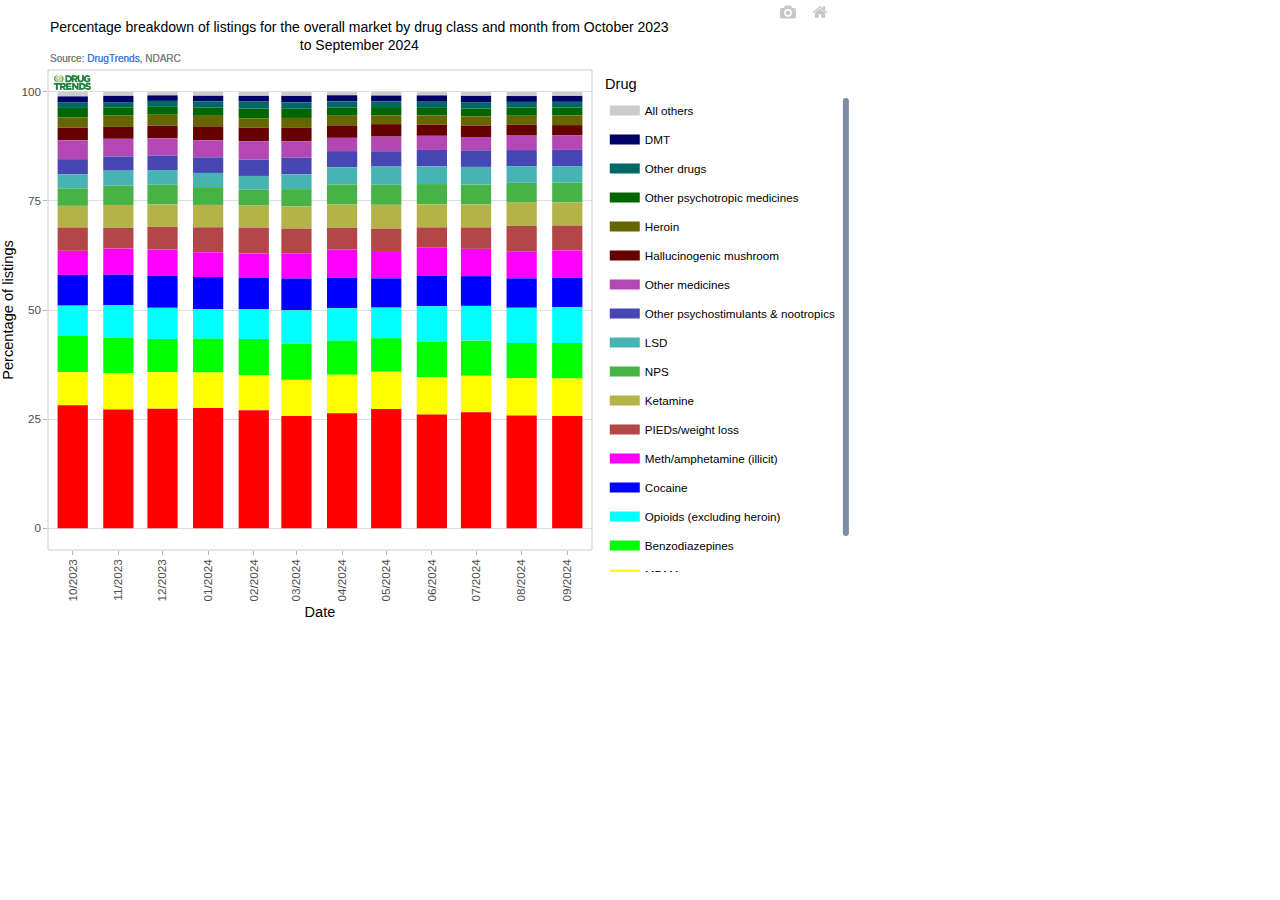
<file: F4-month.html>
<!DOCTYPE html>
<html lang="en">
<head>
<meta charset="utf-8"/>
<style>body{background-color:white;}</style>
<script src="shared/htmlwidgets-1.6.4/htmlwidgets.js"></script>
<script src="shared/plotly-binding-4.10.4/plotly.js"></script>
<script src="shared/typedarray-0.1/typedarray.min.js"></script>
<script src="shared/jquery-3.5.1/jquery.min.js"></script>
<link href="shared/crosstalk-1.2.1/css/crosstalk.min.css" rel="stylesheet" />
<script src="shared/crosstalk-1.2.1/js/crosstalk.min.js"></script>
<link href="shared/plotly-htmlwidgets-css-2.11.1/plotly-htmlwidgets.css" rel="stylesheet" />
<script src="shared/plotly-main-2.11.1/plotly-latest.min.js"></script>
  <title>Cryptomarkets Oct 2023-Sep 2024, Fig 3</title>
</head>
<body>
<div id="htmlwidget_container">
  <div id="htmlwidget-ac959b7ca04e55c1409d" style="width:850px;height:650px;" class="plotly html-widget"></div>
</div>
<script type="application/json" data-for="htmlwidget-ac959b7ca04e55c1409d">{"x":{"data":[{"x":[19631,19631,null,19662,19662,null,19692,19692,null,19723,19723,null,19754,19754,null,19783,19783,null,19814,19814,null,19844,19844,null,19875,19875,null,19905,19905,null,19936,19936,null,19967,19967],"y":[98.980000000000004,100.02,null,99.099999999999994,100.02,null,99.210000000000008,100,null,99.11999999999999,100.00999999999999,null,99.099999999999994,99.989999999999995,null,99.090000000000003,100.02,null,99.240000000000009,100,null,99.170000000000002,100.02,null,99.200000000000003,100,null,99.099999999999994,99.989999999999995,null,99.060000000000002,99.989999999999995,null,99.090000000000003,99.980000000000004],"text":["Month: 2023-10-01<br>Drug: All others<br>Number of listings: 651<br>Percentage of listings: 1.05%","Month: 2023-10-01<br>Drug: All others<br>Number of listings: 651<br>Percentage of listings: 1.05%",null,"Month: 2023-11-01<br>Drug: All others<br>Number of listings: 484<br>Percentage of listings: 0.93%","Month: 2023-11-01<br>Drug: All others<br>Number of listings: 484<br>Percentage of listings: 0.93%",null,"Month: 2023-12-01<br>Drug: All others<br>Number of listings: 543<br>Percentage of listings: 0.8%","Month: 2023-12-01<br>Drug: All others<br>Number of listings: 543<br>Percentage of listings: 0.8%",null,"Month: 2024-01-01<br>Drug: All others<br>Number of listings: 752<br>Percentage of listings: 0.9%","Month: 2024-01-01<br>Drug: All others<br>Number of listings: 752<br>Percentage of listings: 0.9%",null,"Month: 2024-02-01<br>Drug: All others<br>Number of listings: 556<br>Percentage of listings: 0.9%","Month: 2024-02-01<br>Drug: All others<br>Number of listings: 556<br>Percentage of listings: 0.9%",null,"Month: 2024-03-01<br>Drug: All others<br>Number of listings: 473<br>Percentage of listings: 0.94%","Month: 2024-03-01<br>Drug: All others<br>Number of listings: 473<br>Percentage of listings: 0.94%",null,"Month: 2024-04-01<br>Drug: All others<br>Number of listings: 370<br>Percentage of listings: 0.77%","Month: 2024-04-01<br>Drug: All others<br>Number of listings: 370<br>Percentage of listings: 0.77%",null,"Month: 2024-05-01<br>Drug: All others<br>Number of listings: 416<br>Percentage of listings: 0.86%","Month: 2024-05-01<br>Drug: All others<br>Number of listings: 416<br>Percentage of listings: 0.86%",null,"Month: 2024-06-01<br>Drug: All others<br>Number of listings: 368<br>Percentage of listings: 0.81%","Month: 2024-06-01<br>Drug: All others<br>Number of listings: 368<br>Percentage of listings: 0.81%",null,"Month: 2024-07-01<br>Drug: All others<br>Number of listings: 450<br>Percentage of listings: 0.9%","Month: 2024-07-01<br>Drug: All others<br>Number of listings: 450<br>Percentage of listings: 0.9%",null,"Month: 2024-08-01<br>Drug: All others<br>Number of listings: 517<br>Percentage of listings: 0.94%","Month: 2024-08-01<br>Drug: All others<br>Number of listings: 517<br>Percentage of listings: 0.94%",null,"Month: 2024-09-01<br>Drug: All others<br>Number of listings: 490<br>Percentage of listings: 0.9%","Month: 2024-09-01<br>Drug: All others<br>Number of listings: 490<br>Percentage of listings: 0.9%"],"type":"scatter","mode":"lines","line":{"width":30.236220472440948,"color":"rgba(204,204,204,1)","dash":"solid"},"hoveron":"points","name":"All others","legendgroup":"All others","showlegend":true,"xaxis":"x","yaxis":"y","hoverinfo":"text","frame":null},{"x":[19631,19631,null,19662,19662,null,19692,19692,null,19723,19723,null,19754,19754,null,19783,19783,null,19814,19814,null,19844,19844,null,19875,19875,null,19905,19905,null,19936,19936,null,19967,19967],"y":[97.549999999999997,98.969999999999999,null,97.680000000000007,99.090000000000003,null,97.940000000000012,99.200000000000003,null,97.859999999999999,99.109999999999999,null,97.780000000000015,99.090000000000003,null,97.63000000000001,99.079999999999998,null,97.840000000000003,99.230000000000004,null,97.820000000000007,99.159999999999997,null,97.75,99.189999999999998,null,97.670000000000002,99.090000000000003,null,97.710000000000008,99.049999999999997,null,97.730000000000004,99.079999999999998],"text":["Month: 2023-10-01<br>Drug: DMT<br>Number of listings: 888<br>Percentage of listings: 1.43%","Month: 2023-10-01<br>Drug: DMT<br>Number of listings: 888<br>Percentage of listings: 1.43%",null,"Month: 2023-11-01<br>Drug: DMT<br>Number of listings: 739<br>Percentage of listings: 1.42%","Month: 2023-11-01<br>Drug: DMT<br>Number of listings: 739<br>Percentage of listings: 1.42%",null,"Month: 2023-12-01<br>Drug: DMT<br>Number of listings: 860<br>Percentage of listings: 1.27%","Month: 2023-12-01<br>Drug: DMT<br>Number of listings: 860<br>Percentage of listings: 1.27%",null,"Month: 2024-01-01<br>Drug: DMT<br>Number of listings: 1059<br>Percentage of listings: 1.26%","Month: 2024-01-01<br>Drug: DMT<br>Number of listings: 1059<br>Percentage of listings: 1.26%",null,"Month: 2024-02-01<br>Drug: DMT<br>Number of listings: 811<br>Percentage of listings: 1.32%","Month: 2024-02-01<br>Drug: DMT<br>Number of listings: 811<br>Percentage of listings: 1.32%",null,"Month: 2024-03-01<br>Drug: DMT<br>Number of listings: 732<br>Percentage of listings: 1.46%","Month: 2024-03-01<br>Drug: DMT<br>Number of listings: 732<br>Percentage of listings: 1.46%",null,"Month: 2024-04-01<br>Drug: DMT<br>Number of listings: 674<br>Percentage of listings: 1.4%","Month: 2024-04-01<br>Drug: DMT<br>Number of listings: 674<br>Percentage of listings: 1.4%",null,"Month: 2024-05-01<br>Drug: DMT<br>Number of listings: 651<br>Percentage of listings: 1.35%","Month: 2024-05-01<br>Drug: DMT<br>Number of listings: 651<br>Percentage of listings: 1.35%",null,"Month: 2024-06-01<br>Drug: DMT<br>Number of listings: 661<br>Percentage of listings: 1.45%","Month: 2024-06-01<br>Drug: DMT<br>Number of listings: 661<br>Percentage of listings: 1.45%",null,"Month: 2024-07-01<br>Drug: DMT<br>Number of listings: 715<br>Percentage of listings: 1.43%","Month: 2024-07-01<br>Drug: DMT<br>Number of listings: 715<br>Percentage of listings: 1.43%",null,"Month: 2024-08-01<br>Drug: DMT<br>Number of listings: 744<br>Percentage of listings: 1.35%","Month: 2024-08-01<br>Drug: DMT<br>Number of listings: 744<br>Percentage of listings: 1.35%",null,"Month: 2024-09-01<br>Drug: DMT<br>Number of listings: 744<br>Percentage of listings: 1.36%","Month: 2024-09-01<br>Drug: DMT<br>Number of listings: 744<br>Percentage of listings: 1.36%"],"type":"scatter","mode":"lines","line":{"width":30.236220472440948,"color":"rgba(0,0,102,1)","dash":"solid"},"hoveron":"points","name":"DMT","legendgroup":"DMT","showlegend":true,"xaxis":"x","yaxis":"y","hoverinfo":"text","frame":null},{"x":[19631,19631,null,19662,19662,null,19692,19692,null,19723,19723,null,19754,19754,null,19783,19783,null,19814,19814,null,19844,19844,null,19875,19875,null,19905,19905,null,19936,19936,null,19967,19967],"y":[96.330000000000013,97.540000000000006,null,96.480000000000004,97.670000000000002,null,96.580000000000013,97.930000000000007,null,96.390000000000001,97.849999999999994,null,96.200000000000003,97.769999999999996,null,96.140000000000015,97.620000000000005,null,96.38000000000001,97.829999999999998,null,96.540000000000006,97.810000000000002,null,96.340000000000003,97.739999999999995,null,96.210000000000008,97.659999999999997,null,96.390000000000015,97.700000000000003,null,96.430000000000007,97.719999999999999],"text":["Month: 2023-10-01<br>Drug: Other drugs<br>Number of listings: 756<br>Percentage of listings: 1.22%","Month: 2023-10-01<br>Drug: Other drugs<br>Number of listings: 756<br>Percentage of listings: 1.22%",null,"Month: 2023-11-01<br>Drug: Other drugs<br>Number of listings: 626<br>Percentage of listings: 1.2%","Month: 2023-11-01<br>Drug: Other drugs<br>Number of listings: 626<br>Percentage of listings: 1.2%",null,"Month: 2023-12-01<br>Drug: Other drugs<br>Number of listings: 919<br>Percentage of listings: 1.36%","Month: 2023-12-01<br>Drug: Other drugs<br>Number of listings: 919<br>Percentage of listings: 1.36%",null,"Month: 2024-01-01<br>Drug: Other drugs<br>Number of listings: 1232<br>Percentage of listings: 1.47%","Month: 2024-01-01<br>Drug: Other drugs<br>Number of listings: 1232<br>Percentage of listings: 1.47%",null,"Month: 2024-02-01<br>Drug: Other drugs<br>Number of listings: 975<br>Percentage of listings: 1.58%","Month: 2024-02-01<br>Drug: Other drugs<br>Number of listings: 975<br>Percentage of listings: 1.58%",null,"Month: 2024-03-01<br>Drug: Other drugs<br>Number of listings: 745<br>Percentage of listings: 1.49%","Month: 2024-03-01<br>Drug: Other drugs<br>Number of listings: 745<br>Percentage of listings: 1.49%",null,"Month: 2024-04-01<br>Drug: Other drugs<br>Number of listings: 704<br>Percentage of listings: 1.46%","Month: 2024-04-01<br>Drug: Other drugs<br>Number of listings: 704<br>Percentage of listings: 1.46%",null,"Month: 2024-05-01<br>Drug: Other drugs<br>Number of listings: 616<br>Percentage of listings: 1.28%","Month: 2024-05-01<br>Drug: Other drugs<br>Number of listings: 616<br>Percentage of listings: 1.28%",null,"Month: 2024-06-01<br>Drug: Other drugs<br>Number of listings: 644<br>Percentage of listings: 1.41%","Month: 2024-06-01<br>Drug: Other drugs<br>Number of listings: 644<br>Percentage of listings: 1.41%",null,"Month: 2024-07-01<br>Drug: Other drugs<br>Number of listings: 732<br>Percentage of listings: 1.46%","Month: 2024-07-01<br>Drug: Other drugs<br>Number of listings: 732<br>Percentage of listings: 1.46%",null,"Month: 2024-08-01<br>Drug: Other drugs<br>Number of listings: 729<br>Percentage of listings: 1.32%","Month: 2024-08-01<br>Drug: Other drugs<br>Number of listings: 729<br>Percentage of listings: 1.32%",null,"Month: 2024-09-01<br>Drug: Other drugs<br>Number of listings: 709<br>Percentage of listings: 1.3%","Month: 2024-09-01<br>Drug: Other drugs<br>Number of listings: 709<br>Percentage of listings: 1.3%"],"type":"scatter","mode":"lines","line":{"width":30.236220472440948,"color":"rgba(0,102,102,1)","dash":"solid"},"hoveron":"points","name":"Other drugs","legendgroup":"Other drugs","showlegend":true,"xaxis":"x","yaxis":"y","hoverinfo":"text","frame":null},{"x":[19631,19631,null,19662,19662,null,19692,19692,null,19723,19723,null,19754,19754,null,19783,19783,null,19814,19814,null,19844,19844,null,19875,19875,null,19905,19905,null,19936,19936,null,19967,19967],"y":[94.120000000000005,96.319999999999993,null,94.560000000000002,96.469999999999999,null,94.77000000000001,96.570000000000007,null,94.519999999999996,96.379999999999995,null,93.969999999999999,96.189999999999998,null,94.030000000000001,96.129999999999995,null,94.540000000000006,96.370000000000005,null,94.650000000000006,96.530000000000001,null,94.63000000000001,96.329999999999998,null,94.420000000000002,96.200000000000003,null,94.530000000000001,96.379999999999995,null,94.580000000000013,96.420000000000002],"text":["Month: 2023-10-01<br>Drug: Other psychotropic medicines<br>Number of listings: 1374<br>Percentage of listings: 2.21%","Month: 2023-10-01<br>Drug: Other psychotropic medicines<br>Number of listings: 1374<br>Percentage of listings: 2.21%",null,"Month: 2023-11-01<br>Drug: Other psychotropic medicines<br>Number of listings: 999<br>Percentage of listings: 1.92%","Month: 2023-11-01<br>Drug: Other psychotropic medicines<br>Number of listings: 999<br>Percentage of listings: 1.92%",null,"Month: 2023-12-01<br>Drug: Other psychotropic medicines<br>Number of listings: 1223<br>Percentage of listings: 1.81%","Month: 2023-12-01<br>Drug: Other psychotropic medicines<br>Number of listings: 1223<br>Percentage of listings: 1.81%",null,"Month: 2024-01-01<br>Drug: Other psychotropic medicines<br>Number of listings: 1575<br>Percentage of listings: 1.87%","Month: 2024-01-01<br>Drug: Other psychotropic medicines<br>Number of listings: 1575<br>Percentage of listings: 1.87%",null,"Month: 2024-02-01<br>Drug: Other psychotropic medicines<br>Number of listings: 1373<br>Percentage of listings: 2.23%","Month: 2024-02-01<br>Drug: Other psychotropic medicines<br>Number of listings: 1373<br>Percentage of listings: 2.23%",null,"Month: 2024-03-01<br>Drug: Other psychotropic medicines<br>Number of listings: 1058<br>Percentage of listings: 2.11%","Month: 2024-03-01<br>Drug: Other psychotropic medicines<br>Number of listings: 1058<br>Percentage of listings: 2.11%",null,"Month: 2024-04-01<br>Drug: Other psychotropic medicines<br>Number of listings: 887<br>Percentage of listings: 1.84%","Month: 2024-04-01<br>Drug: Other psychotropic medicines<br>Number of listings: 887<br>Percentage of listings: 1.84%",null,"Month: 2024-05-01<br>Drug: Other psychotropic medicines<br>Number of listings: 910<br>Percentage of listings: 1.89%","Month: 2024-05-01<br>Drug: Other psychotropic medicines<br>Number of listings: 910<br>Percentage of listings: 1.89%",null,"Month: 2024-06-01<br>Drug: Other psychotropic medicines<br>Number of listings: 780<br>Percentage of listings: 1.71%","Month: 2024-06-01<br>Drug: Other psychotropic medicines<br>Number of listings: 780<br>Percentage of listings: 1.71%",null,"Month: 2024-07-01<br>Drug: Other psychotropic medicines<br>Number of listings: 895<br>Percentage of listings: 1.79%","Month: 2024-07-01<br>Drug: Other psychotropic medicines<br>Number of listings: 895<br>Percentage of listings: 1.79%",null,"Month: 2024-08-01<br>Drug: Other psychotropic medicines<br>Number of listings: 1026<br>Percentage of listings: 1.86%","Month: 2024-08-01<br>Drug: Other psychotropic medicines<br>Number of listings: 1026<br>Percentage of listings: 1.86%",null,"Month: 2024-09-01<br>Drug: Other psychotropic medicines<br>Number of listings: 1010<br>Percentage of listings: 1.85%","Month: 2024-09-01<br>Drug: Other psychotropic medicines<br>Number of listings: 1010<br>Percentage of listings: 1.85%"],"type":"scatter","mode":"lines","line":{"width":30.236220472440948,"color":"rgba(0,102,0,1)","dash":"solid"},"hoveron":"points","name":"Other psychotropic medicines","legendgroup":"Other psychotropic medicines","showlegend":true,"xaxis":"x","yaxis":"y","hoverinfo":"text","frame":null},{"x":[19631,19631,null,19662,19662,null,19692,19692,null,19723,19723,null,19754,19754,null,19783,19783,null,19814,19814,null,19844,19844,null,19875,19875,null,19905,19905,null,19936,19936,null,19967,19967],"y":[91.829999999999998,94.109999999999999,null,91.969999999999999,94.549999999999997,null,92.250000000000014,94.760000000000005,null,92.11999999999999,94.509999999999991,null,91.780000000000001,93.959999999999994,null,91.75,94.019999999999996,null,92.330000000000013,94.530000000000001,null,92.620000000000005,94.640000000000001,null,92.510000000000005,94.620000000000005,null,92.310000000000002,94.409999999999997,null,92.450000000000003,94.519999999999996,null,92.400000000000006,94.570000000000007],"text":["Month: 2023-10-01<br>Drug: Heroin<br>Number of listings: 1424<br>Percentage of listings: 2.29%","Month: 2023-10-01<br>Drug: Heroin<br>Number of listings: 1424<br>Percentage of listings: 2.29%",null,"Month: 2023-11-01<br>Drug: Heroin<br>Number of listings: 1353<br>Percentage of listings: 2.59%","Month: 2023-11-01<br>Drug: Heroin<br>Number of listings: 1353<br>Percentage of listings: 2.59%",null,"Month: 2023-12-01<br>Drug: Heroin<br>Number of listings: 1710<br>Percentage of listings: 2.52%","Month: 2023-12-01<br>Drug: Heroin<br>Number of listings: 1710<br>Percentage of listings: 2.52%",null,"Month: 2024-01-01<br>Drug: Heroin<br>Number of listings: 2014<br>Percentage of listings: 2.4%","Month: 2024-01-01<br>Drug: Heroin<br>Number of listings: 2014<br>Percentage of listings: 2.4%",null,"Month: 2024-02-01<br>Drug: Heroin<br>Number of listings: 1350<br>Percentage of listings: 2.19%","Month: 2024-02-01<br>Drug: Heroin<br>Number of listings: 1350<br>Percentage of listings: 2.19%",null,"Month: 2024-03-01<br>Drug: Heroin<br>Number of listings: 1142<br>Percentage of listings: 2.28%","Month: 2024-03-01<br>Drug: Heroin<br>Number of listings: 1142<br>Percentage of listings: 2.28%",null,"Month: 2024-04-01<br>Drug: Heroin<br>Number of listings: 1061<br>Percentage of listings: 2.21%","Month: 2024-04-01<br>Drug: Heroin<br>Number of listings: 1061<br>Percentage of listings: 2.21%",null,"Month: 2024-05-01<br>Drug: Heroin<br>Number of listings: 980<br>Percentage of listings: 2.03%","Month: 2024-05-01<br>Drug: Heroin<br>Number of listings: 980<br>Percentage of listings: 2.03%",null,"Month: 2024-06-01<br>Drug: Heroin<br>Number of listings: 969<br>Percentage of listings: 2.12%","Month: 2024-06-01<br>Drug: Heroin<br>Number of listings: 969<br>Percentage of listings: 2.12%",null,"Month: 2024-07-01<br>Drug: Heroin<br>Number of listings: 1055<br>Percentage of listings: 2.11%","Month: 2024-07-01<br>Drug: Heroin<br>Number of listings: 1055<br>Percentage of listings: 2.11%",null,"Month: 2024-08-01<br>Drug: Heroin<br>Number of listings: 1144<br>Percentage of listings: 2.08%","Month: 2024-08-01<br>Drug: Heroin<br>Number of listings: 1144<br>Percentage of listings: 2.08%",null,"Month: 2024-09-01<br>Drug: Heroin<br>Number of listings: 1192<br>Percentage of listings: 2.18%","Month: 2024-09-01<br>Drug: Heroin<br>Number of listings: 1192<br>Percentage of listings: 2.18%"],"type":"scatter","mode":"lines","line":{"width":30.236220472440948,"color":"rgba(102,102,0,1)","dash":"solid"},"hoveron":"points","name":"Heroin","legendgroup":"Heroin","showlegend":true,"xaxis":"x","yaxis":"y","hoverinfo":"text","frame":null},{"x":[19631,19631,null,19662,19662,null,19692,19692,null,19723,19723,null,19754,19754,null,19783,19783,null,19814,19814,null,19844,19844,null,19875,19875,null,19905,19905,null,19936,19936,null,19967,19967],"y":[88.920000000000002,91.819999999999993,null,89.25,91.959999999999994,null,89.360000000000014,92.240000000000009,null,88.930000000000007,92.109999999999999,null,88.710000000000008,91.769999999999996,null,88.700000000000003,91.739999999999995,null,89.469999999999999,92.319999999999993,null,89.75,92.609999999999999,null,89.940000000000012,92.5,null,89.670000000000002,92.299999999999997,null,89.980000000000004,92.439999999999998,null,90.02000000000001,92.390000000000001],"text":["Month: 2023-10-01<br>Drug: Hallucinogenic mushroom<br>Number of listings: 1808<br>Percentage of listings: 2.91%","Month: 2023-10-01<br>Drug: Hallucinogenic mushroom<br>Number of listings: 1808<br>Percentage of listings: 2.91%",null,"Month: 2023-11-01<br>Drug: Hallucinogenic mushroom<br>Number of listings: 1419<br>Percentage of listings: 2.72%","Month: 2023-11-01<br>Drug: Hallucinogenic mushroom<br>Number of listings: 1419<br>Percentage of listings: 2.72%",null,"Month: 2023-12-01<br>Drug: Hallucinogenic mushroom<br>Number of listings: 1956<br>Percentage of listings: 2.89%","Month: 2023-12-01<br>Drug: Hallucinogenic mushroom<br>Number of listings: 1956<br>Percentage of listings: 2.89%",null,"Month: 2024-01-01<br>Drug: Hallucinogenic mushroom<br>Number of listings: 2680<br>Percentage of listings: 3.19%","Month: 2024-01-01<br>Drug: Hallucinogenic mushroom<br>Number of listings: 2680<br>Percentage of listings: 3.19%",null,"Month: 2024-02-01<br>Drug: Hallucinogenic mushroom<br>Number of listings: 1891<br>Percentage of listings: 3.07%","Month: 2024-02-01<br>Drug: Hallucinogenic mushroom<br>Number of listings: 1891<br>Percentage of listings: 3.07%",null,"Month: 2024-03-01<br>Drug: Hallucinogenic mushroom<br>Number of listings: 1529<br>Percentage of listings: 3.05%","Month: 2024-03-01<br>Drug: Hallucinogenic mushroom<br>Number of listings: 1529<br>Percentage of listings: 3.05%",null,"Month: 2024-04-01<br>Drug: Hallucinogenic mushroom<br>Number of listings: 1376<br>Percentage of listings: 2.86%","Month: 2024-04-01<br>Drug: Hallucinogenic mushroom<br>Number of listings: 1376<br>Percentage of listings: 2.86%",null,"Month: 2024-05-01<br>Drug: Hallucinogenic mushroom<br>Number of listings: 1386<br>Percentage of listings: 2.87%","Month: 2024-05-01<br>Drug: Hallucinogenic mushroom<br>Number of listings: 1386<br>Percentage of listings: 2.87%",null,"Month: 2024-06-01<br>Drug: Hallucinogenic mushroom<br>Number of listings: 1172<br>Percentage of listings: 2.57%","Month: 2024-06-01<br>Drug: Hallucinogenic mushroom<br>Number of listings: 1172<br>Percentage of listings: 2.57%",null,"Month: 2024-07-01<br>Drug: Hallucinogenic mushroom<br>Number of listings: 1318<br>Percentage of listings: 2.64%","Month: 2024-07-01<br>Drug: Hallucinogenic mushroom<br>Number of listings: 1318<br>Percentage of listings: 2.64%",null,"Month: 2024-08-01<br>Drug: Hallucinogenic mushroom<br>Number of listings: 1361<br>Percentage of listings: 2.47%","Month: 2024-08-01<br>Drug: Hallucinogenic mushroom<br>Number of listings: 1361<br>Percentage of listings: 2.47%",null,"Month: 2024-09-01<br>Drug: Hallucinogenic mushroom<br>Number of listings: 1301<br>Percentage of listings: 2.38%","Month: 2024-09-01<br>Drug: Hallucinogenic mushroom<br>Number of listings: 1301<br>Percentage of listings: 2.38%"],"type":"scatter","mode":"lines","line":{"width":30.236220472440948,"color":"rgba(102,0,0,1)","dash":"solid"},"hoveron":"points","name":"Hallucinogenic mushroom","legendgroup":"Hallucinogenic mushroom","showlegend":true,"xaxis":"x","yaxis":"y","hoverinfo":"text","frame":null},{"x":[19631,19631,null,19662,19662,null,19692,19692,null,19723,19723,null,19754,19754,null,19783,19783,null,19814,19814,null,19844,19844,null,19875,19875,null,19905,19905,null,19936,19936,null,19967,19967],"y":[84.600000000000009,88.909999999999997,null,85.219999999999999,89.239999999999995,null,85.430000000000007,89.350000000000009,null,85.02000000000001,88.920000000000002,null,84.480000000000004,88.700000000000003,null,84.930000000000007,88.689999999999998,null,86.439999999999998,89.459999999999994,null,86.420000000000002,89.739999999999995,null,86.700000000000017,89.930000000000007,null,86.629999999999995,89.659999999999997,null,86.680000000000007,89.969999999999999,null,86.710000000000008,90.010000000000005],"text":["Month: 2023-10-01<br>Drug: Other medicines<br>Number of listings: 2685<br>Percentage of listings: 4.32%","Month: 2023-10-01<br>Drug: Other medicines<br>Number of listings: 2685<br>Percentage of listings: 4.32%",null,"Month: 2023-11-01<br>Drug: Other medicines<br>Number of listings: 2102<br>Percentage of listings: 4.03%","Month: 2023-11-01<br>Drug: Other medicines<br>Number of listings: 2102<br>Percentage of listings: 4.03%",null,"Month: 2023-12-01<br>Drug: Other medicines<br>Number of listings: 2662<br>Percentage of listings: 3.93%","Month: 2023-12-01<br>Drug: Other medicines<br>Number of listings: 2662<br>Percentage of listings: 3.93%",null,"Month: 2024-01-01<br>Drug: Other medicines<br>Number of listings: 3286<br>Percentage of listings: 3.91%","Month: 2024-01-01<br>Drug: Other medicines<br>Number of listings: 3286<br>Percentage of listings: 3.91%",null,"Month: 2024-02-01<br>Drug: Other medicines<br>Number of listings: 2602<br>Percentage of listings: 4.23%","Month: 2024-02-01<br>Drug: Other medicines<br>Number of listings: 2602<br>Percentage of listings: 4.23%",null,"Month: 2024-03-01<br>Drug: Other medicines<br>Number of listings: 1892<br>Percentage of listings: 3.77%","Month: 2024-03-01<br>Drug: Other medicines<br>Number of listings: 1892<br>Percentage of listings: 3.77%",null,"Month: 2024-04-01<br>Drug: Other medicines<br>Number of listings: 1459<br>Percentage of listings: 3.03%","Month: 2024-04-01<br>Drug: Other medicines<br>Number of listings: 1459<br>Percentage of listings: 3.03%",null,"Month: 2024-05-01<br>Drug: Other medicines<br>Number of listings: 1606<br>Percentage of listings: 3.33%","Month: 2024-05-01<br>Drug: Other medicines<br>Number of listings: 1606<br>Percentage of listings: 3.33%",null,"Month: 2024-06-01<br>Drug: Other medicines<br>Number of listings: 1479<br>Percentage of listings: 3.24%","Month: 2024-06-01<br>Drug: Other medicines<br>Number of listings: 1479<br>Percentage of listings: 3.24%",null,"Month: 2024-07-01<br>Drug: Other medicines<br>Number of listings: 1521<br>Percentage of listings: 3.04%","Month: 2024-07-01<br>Drug: Other medicines<br>Number of listings: 1521<br>Percentage of listings: 3.04%",null,"Month: 2024-08-01<br>Drug: Other medicines<br>Number of listings: 1820<br>Percentage of listings: 3.3%","Month: 2024-08-01<br>Drug: Other medicines<br>Number of listings: 1820<br>Percentage of listings: 3.3%",null,"Month: 2024-09-01<br>Drug: Other medicines<br>Number of listings: 1805<br>Percentage of listings: 3.31%","Month: 2024-09-01<br>Drug: Other medicines<br>Number of listings: 1805<br>Percentage of listings: 3.31%"],"type":"scatter","mode":"lines","line":{"width":30.236220472440948,"color":"rgba(179,71,179,1)","dash":"solid"},"hoveron":"points","name":"Other medicines","legendgroup":"Other medicines","showlegend":true,"xaxis":"x","yaxis":"y","hoverinfo":"text","frame":null},{"x":[19631,19631,null,19662,19662,null,19692,19692,null,19723,19723,null,19754,19754,null,19783,19783,null,19814,19814,null,19844,19844,null,19875,19875,null,19905,19905,null,19936,19936,null,19967,19967],"y":[81.090000000000003,84.590000000000003,null,81.950000000000003,85.209999999999994,null,82.100000000000009,85.420000000000002,null,81.429999999999993,85.009999999999991,null,80.740000000000009,84.469999999999999,null,81.110000000000014,84.920000000000002,null,82.750000000000014,86.430000000000007,null,82.890000000000001,86.409999999999997,null,82.950000000000003,86.689999999999998,null,82.810000000000016,86.620000000000005,null,83,86.670000000000002,null,82.910000000000011,86.700000000000003],"text":["Month: 2023-10-01<br>Drug: Other psychostimulants & nootropics<br>Number of listings: 2181<br>Percentage of listings: 3.51%","Month: 2023-10-01<br>Drug: Other psychostimulants & nootropics<br>Number of listings: 2181<br>Percentage of listings: 3.51%",null,"Month: 2023-11-01<br>Drug: Other psychostimulants & nootropics<br>Number of listings: 1705<br>Percentage of listings: 3.27%","Month: 2023-11-01<br>Drug: Other psychostimulants & nootropics<br>Number of listings: 1705<br>Percentage of listings: 3.27%",null,"Month: 2023-12-01<br>Drug: Other psychostimulants & nootropics<br>Number of listings: 2253<br>Percentage of listings: 3.33%","Month: 2023-12-01<br>Drug: Other psychostimulants & nootropics<br>Number of listings: 2253<br>Percentage of listings: 3.33%",null,"Month: 2024-01-01<br>Drug: Other psychostimulants & nootropics<br>Number of listings: 3016<br>Percentage of listings: 3.59%","Month: 2024-01-01<br>Drug: Other psychostimulants & nootropics<br>Number of listings: 3016<br>Percentage of listings: 3.59%",null,"Month: 2024-02-01<br>Drug: Other psychostimulants & nootropics<br>Number of listings: 2300<br>Percentage of listings: 3.74%","Month: 2024-02-01<br>Drug: Other psychostimulants & nootropics<br>Number of listings: 2300<br>Percentage of listings: 3.74%",null,"Month: 2024-03-01<br>Drug: Other psychostimulants & nootropics<br>Number of listings: 1917<br>Percentage of listings: 3.82%","Month: 2024-03-01<br>Drug: Other psychostimulants & nootropics<br>Number of listings: 1917<br>Percentage of listings: 3.82%",null,"Month: 2024-04-01<br>Drug: Other psychostimulants & nootropics<br>Number of listings: 1777<br>Percentage of listings: 3.69%","Month: 2024-04-01<br>Drug: Other psychostimulants & nootropics<br>Number of listings: 1777<br>Percentage of listings: 3.69%",null,"Month: 2024-05-01<br>Drug: Other psychostimulants & nootropics<br>Number of listings: 1702<br>Percentage of listings: 3.53%","Month: 2024-05-01<br>Drug: Other psychostimulants & nootropics<br>Number of listings: 1702<br>Percentage of listings: 3.53%",null,"Month: 2024-06-01<br>Drug: Other psychostimulants & nootropics<br>Number of listings: 1711<br>Percentage of listings: 3.75%","Month: 2024-06-01<br>Drug: Other psychostimulants & nootropics<br>Number of listings: 1711<br>Percentage of listings: 3.75%",null,"Month: 2024-07-01<br>Drug: Other psychostimulants & nootropics<br>Number of listings: 1910<br>Percentage of listings: 3.82%","Month: 2024-07-01<br>Drug: Other psychostimulants & nootropics<br>Number of listings: 1910<br>Percentage of listings: 3.82%",null,"Month: 2024-08-01<br>Drug: Other psychostimulants & nootropics<br>Number of listings: 2027<br>Percentage of listings: 3.68%","Month: 2024-08-01<br>Drug: Other psychostimulants & nootropics<br>Number of listings: 2027<br>Percentage of listings: 3.68%",null,"Month: 2024-09-01<br>Drug: Other psychostimulants & nootropics<br>Number of listings: 2076<br>Percentage of listings: 3.8%","Month: 2024-09-01<br>Drug: Other psychostimulants & nootropics<br>Number of listings: 2076<br>Percentage of listings: 3.8%"],"type":"scatter","mode":"lines","line":{"width":30.236220472440948,"color":"rgba(71,71,179,1)","dash":"solid"},"hoveron":"points","name":"Other psychostimulants & nootropics","legendgroup":"Other psychostimulants & nootropics","showlegend":true,"xaxis":"x","yaxis":"y","hoverinfo":"text","frame":null},{"x":[19631,19631,null,19662,19662,null,19692,19692,null,19723,19723,null,19754,19754,null,19783,19783,null,19814,19814,null,19844,19844,null,19875,19875,null,19905,19905,null,19936,19936,null,19967,19967],"y":[77.909999999999997,81.079999999999998,null,78.5,81.939999999999998,null,78.720000000000013,82.090000000000003,null,78.200000000000003,81.420000000000002,null,77.600000000000009,80.730000000000004,null,77.730000000000004,81.099999999999994,null,78.810000000000002,82.739999999999995,null,78.719999999999999,82.879999999999995,null,78.890000000000001,82.939999999999998,null,78.780000000000001,82.799999999999997,null,79.170000000000002,82.989999999999995,null,79.190000000000012,82.900000000000006],"text":["Month: 2023-10-01<br>Drug: LSD<br>Number of listings: 1977<br>Percentage of listings: 3.18%","Month: 2023-10-01<br>Drug: LSD<br>Number of listings: 1977<br>Percentage of listings: 3.18%",null,"Month: 2023-11-01<br>Drug: LSD<br>Number of listings: 1799<br>Percentage of listings: 3.45%","Month: 2023-11-01<br>Drug: LSD<br>Number of listings: 1799<br>Percentage of listings: 3.45%",null,"Month: 2023-12-01<br>Drug: LSD<br>Number of listings: 2291<br>Percentage of listings: 3.38%","Month: 2023-12-01<br>Drug: LSD<br>Number of listings: 2291<br>Percentage of listings: 3.38%",null,"Month: 2024-01-01<br>Drug: LSD<br>Number of listings: 2713<br>Percentage of listings: 3.23%","Month: 2024-01-01<br>Drug: LSD<br>Number of listings: 2713<br>Percentage of listings: 3.23%",null,"Month: 2024-02-01<br>Drug: LSD<br>Number of listings: 1931<br>Percentage of listings: 3.14%","Month: 2024-02-01<br>Drug: LSD<br>Number of listings: 1931<br>Percentage of listings: 3.14%",null,"Month: 2024-03-01<br>Drug: LSD<br>Number of listings: 1693<br>Percentage of listings: 3.38%","Month: 2024-03-01<br>Drug: LSD<br>Number of listings: 1693<br>Percentage of listings: 3.38%",null,"Month: 2024-04-01<br>Drug: LSD<br>Number of listings: 1894<br>Percentage of listings: 3.94%","Month: 2024-04-01<br>Drug: LSD<br>Number of listings: 1894<br>Percentage of listings: 3.94%",null,"Month: 2024-05-01<br>Drug: LSD<br>Number of listings: 2009<br>Percentage of listings: 4.17%","Month: 2024-05-01<br>Drug: LSD<br>Number of listings: 2009<br>Percentage of listings: 4.17%",null,"Month: 2024-06-01<br>Drug: LSD<br>Number of listings: 1854<br>Percentage of listings: 4.06%","Month: 2024-06-01<br>Drug: LSD<br>Number of listings: 1854<br>Percentage of listings: 4.06%",null,"Month: 2024-07-01<br>Drug: LSD<br>Number of listings: 2015<br>Percentage of listings: 4.03%","Month: 2024-07-01<br>Drug: LSD<br>Number of listings: 2015<br>Percentage of listings: 4.03%",null,"Month: 2024-08-01<br>Drug: LSD<br>Number of listings: 2111<br>Percentage of listings: 3.83%","Month: 2024-08-01<br>Drug: LSD<br>Number of listings: 2111<br>Percentage of listings: 3.83%",null,"Month: 2024-09-01<br>Drug: LSD<br>Number of listings: 2030<br>Percentage of listings: 3.72%","Month: 2024-09-01<br>Drug: LSD<br>Number of listings: 2030<br>Percentage of listings: 3.72%"],"type":"scatter","mode":"lines","line":{"width":30.236220472440948,"color":"rgba(71,179,179,1)","dash":"solid"},"hoveron":"points","name":"LSD","legendgroup":"LSD","showlegend":true,"xaxis":"x","yaxis":"y","hoverinfo":"text","frame":null},{"x":[19631,19631,null,19662,19662,null,19692,19692,null,19723,19723,null,19754,19754,null,19783,19783,null,19814,19814,null,19844,19844,null,19875,19875,null,19905,19905,null,19936,19936,null,19967,19967],"y":[73.890000000000015,77.900000000000006,null,74.090000000000003,78.489999999999995,null,74.210000000000008,78.710000000000008,null,74.100000000000009,78.189999999999998,null,73.940000000000012,77.590000000000003,null,73.77000000000001,77.719999999999999,null,74.180000000000007,78.799999999999997,null,74.120000000000019,78.710000000000008,null,74.269999999999996,78.879999999999995,null,74.200000000000003,78.769999999999996,null,74.620000000000005,79.159999999999997,null,74.640000000000015,79.180000000000007],"text":["Month: 2023-10-01<br>Drug: NPS<br>Number of listings: 2503<br>Percentage of listings: 4.02%","Month: 2023-10-01<br>Drug: NPS<br>Number of listings: 2503<br>Percentage of listings: 4.02%",null,"Month: 2023-11-01<br>Drug: NPS<br>Number of listings: 2299<br>Percentage of listings: 4.41%","Month: 2023-11-01<br>Drug: NPS<br>Number of listings: 2299<br>Percentage of listings: 4.41%",null,"Month: 2023-12-01<br>Drug: NPS<br>Number of listings: 3057<br>Percentage of listings: 4.51%","Month: 2023-12-01<br>Drug: NPS<br>Number of listings: 3057<br>Percentage of listings: 4.51%",null,"Month: 2024-01-01<br>Drug: NPS<br>Number of listings: 3442<br>Percentage of listings: 4.1%","Month: 2024-01-01<br>Drug: NPS<br>Number of listings: 3442<br>Percentage of listings: 4.1%",null,"Month: 2024-02-01<br>Drug: NPS<br>Number of listings: 2254<br>Percentage of listings: 3.66%","Month: 2024-02-01<br>Drug: NPS<br>Number of listings: 2254<br>Percentage of listings: 3.66%",null,"Month: 2024-03-01<br>Drug: NPS<br>Number of listings: 1986<br>Percentage of listings: 3.96%","Month: 2024-03-01<br>Drug: NPS<br>Number of listings: 1986<br>Percentage of listings: 3.96%",null,"Month: 2024-04-01<br>Drug: NPS<br>Number of listings: 2228<br>Percentage of listings: 4.63%","Month: 2024-04-01<br>Drug: NPS<br>Number of listings: 2228<br>Percentage of listings: 4.63%",null,"Month: 2024-05-01<br>Drug: NPS<br>Number of listings: 2220<br>Percentage of listings: 4.6%","Month: 2024-05-01<br>Drug: NPS<br>Number of listings: 2220<br>Percentage of listings: 4.6%",null,"Month: 2024-06-01<br>Drug: NPS<br>Number of listings: 2112<br>Percentage of listings: 4.62%","Month: 2024-06-01<br>Drug: NPS<br>Number of listings: 2112<br>Percentage of listings: 4.62%",null,"Month: 2024-07-01<br>Drug: NPS<br>Number of listings: 2287<br>Percentage of listings: 4.58%","Month: 2024-07-01<br>Drug: NPS<br>Number of listings: 2287<br>Percentage of listings: 4.58%",null,"Month: 2024-08-01<br>Drug: NPS<br>Number of listings: 2504<br>Percentage of listings: 4.55%","Month: 2024-08-01<br>Drug: NPS<br>Number of listings: 2504<br>Percentage of listings: 4.55%",null,"Month: 2024-09-01<br>Drug: NPS<br>Number of listings: 2481<br>Percentage of listings: 4.55%","Month: 2024-09-01<br>Drug: NPS<br>Number of listings: 2481<br>Percentage of listings: 4.55%"],"type":"scatter","mode":"lines","line":{"width":30.236220472440948,"color":"rgba(71,179,71,1)","dash":"solid"},"hoveron":"points","name":"NPS","legendgroup":"NPS","showlegend":true,"xaxis":"x","yaxis":"y","hoverinfo":"text","frame":null},{"x":[19631,19631,null,19662,19662,null,19692,19692,null,19723,19723,null,19754,19754,null,19783,19783,null,19814,19814,null,19844,19844,null,19875,19875,null,19905,19905,null,19936,19936,null,19967,19967],"y":[68.950000000000003,73.879999999999995,null,68.829999999999998,74.079999999999998,null,69.100000000000009,74.200000000000003,null,68.980000000000004,74.090000000000003,null,68.920000000000002,73.929999999999993,null,68.690000000000012,73.760000000000005,null,68.830000000000013,74.170000000000002,null,68.660000000000011,74.109999999999999,null,68.960000000000008,74.260000000000005,null,68.960000000000008,74.189999999999998,null,69.299999999999997,74.609999999999999,null,69.390000000000001,74.629999999999995],"text":["Month: 2023-10-01<br>Drug: Ketamine<br>Number of listings: 3071<br>Percentage of listings: 4.94%","Month: 2023-10-01<br>Drug: Ketamine<br>Number of listings: 3071<br>Percentage of listings: 4.94%",null,"Month: 2023-11-01<br>Drug: Ketamine<br>Number of listings: 2742<br>Percentage of listings: 5.26%","Month: 2023-11-01<br>Drug: Ketamine<br>Number of listings: 2742<br>Percentage of listings: 5.26%",null,"Month: 2023-12-01<br>Drug: Ketamine<br>Number of listings: 3459<br>Percentage of listings: 5.11%","Month: 2023-12-01<br>Drug: Ketamine<br>Number of listings: 3459<br>Percentage of listings: 5.11%",null,"Month: 2024-01-01<br>Drug: Ketamine<br>Number of listings: 4299<br>Percentage of listings: 5.12%","Month: 2024-01-01<br>Drug: Ketamine<br>Number of listings: 4299<br>Percentage of listings: 5.12%",null,"Month: 2024-02-01<br>Drug: Ketamine<br>Number of listings: 3093<br>Percentage of listings: 5.02%","Month: 2024-02-01<br>Drug: Ketamine<br>Number of listings: 3093<br>Percentage of listings: 5.02%",null,"Month: 2024-03-01<br>Drug: Ketamine<br>Number of listings: 2549<br>Percentage of listings: 5.08%","Month: 2024-03-01<br>Drug: Ketamine<br>Number of listings: 2549<br>Percentage of listings: 5.08%",null,"Month: 2024-04-01<br>Drug: Ketamine<br>Number of listings: 2575<br>Percentage of listings: 5.35%","Month: 2024-04-01<br>Drug: Ketamine<br>Number of listings: 2575<br>Percentage of listings: 5.35%",null,"Month: 2024-05-01<br>Drug: Ketamine<br>Number of listings: 2632<br>Percentage of listings: 5.46%","Month: 2024-05-01<br>Drug: Ketamine<br>Number of listings: 2632<br>Percentage of listings: 5.46%",null,"Month: 2024-06-01<br>Drug: Ketamine<br>Number of listings: 2427<br>Percentage of listings: 5.31%","Month: 2024-06-01<br>Drug: Ketamine<br>Number of listings: 2427<br>Percentage of listings: 5.31%",null,"Month: 2024-07-01<br>Drug: Ketamine<br>Number of listings: 2620<br>Percentage of listings: 5.24%","Month: 2024-07-01<br>Drug: Ketamine<br>Number of listings: 2620<br>Percentage of listings: 5.24%",null,"Month: 2024-08-01<br>Drug: Ketamine<br>Number of listings: 2933<br>Percentage of listings: 5.32%","Month: 2024-08-01<br>Drug: Ketamine<br>Number of listings: 2933<br>Percentage of listings: 5.32%",null,"Month: 2024-09-01<br>Drug: Ketamine<br>Number of listings: 2867<br>Percentage of listings: 5.25%","Month: 2024-09-01<br>Drug: Ketamine<br>Number of listings: 2867<br>Percentage of listings: 5.25%"],"type":"scatter","mode":"lines","line":{"width":30.236220472440948,"color":"rgba(179,179,71,1)","dash":"solid"},"hoveron":"points","name":"Ketamine","legendgroup":"Ketamine","showlegend":true,"xaxis":"x","yaxis":"y","hoverinfo":"text","frame":null},{"x":[19631,19631,null,19662,19662,null,19692,19692,null,19723,19723,null,19754,19754,null,19783,19783,null,19814,19814,null,19844,19844,null,19875,19875,null,19905,19905,null,19936,19936,null,19967,19967],"y":[63.579999999999998,68.939999999999998,null,64.099999999999994,68.819999999999993,null,63.859999999999999,69.090000000000003,null,63.259999999999998,68.969999999999999,null,62.989999999999995,68.909999999999997,null,63.030000000000008,68.680000000000007,null,63.849999999999987,68.819999999999993,null,63.540000000000006,68.650000000000006,null,64.280000000000015,68.950000000000003,null,64.030000000000015,68.950000000000003,null,63.359999999999992,69.289999999999992,null,63.679999999999993,69.379999999999995],"text":["Month: 2023-10-01<br>Drug: PIEDs/weight loss<br>Number of listings: 3338<br>Percentage of listings: 5.37%","Month: 2023-10-01<br>Drug: PIEDs/weight loss<br>Number of listings: 3338<br>Percentage of listings: 5.37%",null,"Month: 2023-11-01<br>Drug: PIEDs/weight loss<br>Number of listings: 2464<br>Percentage of listings: 4.73%","Month: 2023-11-01<br>Drug: PIEDs/weight loss<br>Number of listings: 2464<br>Percentage of listings: 4.73%",null,"Month: 2023-12-01<br>Drug: PIEDs/weight loss<br>Number of listings: 3547<br>Percentage of listings: 5.24%","Month: 2023-12-01<br>Drug: PIEDs/weight loss<br>Number of listings: 3547<br>Percentage of listings: 5.24%",null,"Month: 2024-01-01<br>Drug: PIEDs/weight loss<br>Number of listings: 4806<br>Percentage of listings: 5.72%","Month: 2024-01-01<br>Drug: PIEDs/weight loss<br>Number of listings: 4806<br>Percentage of listings: 5.72%",null,"Month: 2024-02-01<br>Drug: PIEDs/weight loss<br>Number of listings: 3652<br>Percentage of listings: 5.93%","Month: 2024-02-01<br>Drug: PIEDs/weight loss<br>Number of listings: 3652<br>Percentage of listings: 5.93%",null,"Month: 2024-03-01<br>Drug: PIEDs/weight loss<br>Number of listings: 2839<br>Percentage of listings: 5.66%","Month: 2024-03-01<br>Drug: PIEDs/weight loss<br>Number of listings: 2839<br>Percentage of listings: 5.66%",null,"Month: 2024-04-01<br>Drug: PIEDs/weight loss<br>Number of listings: 2394<br>Percentage of listings: 4.98%","Month: 2024-04-01<br>Drug: PIEDs/weight loss<br>Number of listings: 2394<br>Percentage of listings: 4.98%",null,"Month: 2024-05-01<br>Drug: PIEDs/weight loss<br>Number of listings: 2468<br>Percentage of listings: 5.12%","Month: 2024-05-01<br>Drug: PIEDs/weight loss<br>Number of listings: 2468<br>Percentage of listings: 5.12%",null,"Month: 2024-06-01<br>Drug: PIEDs/weight loss<br>Number of listings: 2140<br>Percentage of listings: 4.68%","Month: 2024-06-01<br>Drug: PIEDs/weight loss<br>Number of listings: 2140<br>Percentage of listings: 4.68%",null,"Month: 2024-07-01<br>Drug: PIEDs/weight loss<br>Number of listings: 2465<br>Percentage of listings: 4.93%","Month: 2024-07-01<br>Drug: PIEDs/weight loss<br>Number of listings: 2465<br>Percentage of listings: 4.93%",null,"Month: 2024-08-01<br>Drug: PIEDs/weight loss<br>Number of listings: 3271<br>Percentage of listings: 5.94%","Month: 2024-08-01<br>Drug: PIEDs/weight loss<br>Number of listings: 3271<br>Percentage of listings: 5.94%",null,"Month: 2024-09-01<br>Drug: PIEDs/weight loss<br>Number of listings: 3118<br>Percentage of listings: 5.71%","Month: 2024-09-01<br>Drug: PIEDs/weight loss<br>Number of listings: 3118<br>Percentage of listings: 5.71%"],"type":"scatter","mode":"lines","line":{"width":30.236220472440948,"color":"rgba(179,71,71,1)","dash":"solid"},"hoveron":"points","name":"PIEDs/weight loss","legendgroup":"PIEDs/weight loss","showlegend":true,"xaxis":"x","yaxis":"y","hoverinfo":"text","frame":null},{"x":[19631,19631,null,19662,19662,null,19692,19692,null,19723,19723,null,19754,19754,null,19783,19783,null,19814,19814,null,19844,19844,null,19875,19875,null,19905,19905,null,19936,19936,null,19967,19967],"y":[58.07,63.57,null,58.119999999999997,64.090000000000003,null,57.82,63.850000000000001,null,57.559999999999995,63.25,null,57.469999999999992,62.979999999999997,null,57.239999999999995,63.019999999999996,null,57.460000000000001,63.840000000000003,null,57.280000000000001,63.530000000000001,null,57.839999999999996,64.269999999999996,null,57.789999999999992,64.019999999999996,null,57.279999999999994,63.349999999999994,null,57.460000000000001,63.670000000000002],"text":["Month: 2023-10-01<br>Drug: Meth/amphetamine (illicit)<br>Number of listings: 3424<br>Percentage of listings: 5.51%","Month: 2023-10-01<br>Drug: Meth/amphetamine (illicit)<br>Number of listings: 3424<br>Percentage of listings: 5.51%",null,"Month: 2023-11-01<br>Drug: Meth/amphetamine (illicit)<br>Number of listings: 3117<br>Percentage of listings: 5.98%","Month: 2023-11-01<br>Drug: Meth/amphetamine (illicit)<br>Number of listings: 3117<br>Percentage of listings: 5.98%",null,"Month: 2023-12-01<br>Drug: Meth/amphetamine (illicit)<br>Number of listings: 4092<br>Percentage of listings: 6.04%","Month: 2023-12-01<br>Drug: Meth/amphetamine (illicit)<br>Number of listings: 4092<br>Percentage of listings: 6.04%",null,"Month: 2024-01-01<br>Drug: Meth/amphetamine (illicit)<br>Number of listings: 4789<br>Percentage of listings: 5.7%","Month: 2024-01-01<br>Drug: Meth/amphetamine (illicit)<br>Number of listings: 4789<br>Percentage of listings: 5.7%",null,"Month: 2024-02-01<br>Drug: Meth/amphetamine (illicit)<br>Number of listings: 3400<br>Percentage of listings: 5.52%","Month: 2024-02-01<br>Drug: Meth/amphetamine (illicit)<br>Number of listings: 3400<br>Percentage of listings: 5.52%",null,"Month: 2024-03-01<br>Drug: Meth/amphetamine (illicit)<br>Number of listings: 2902<br>Percentage of listings: 5.79%","Month: 2024-03-01<br>Drug: Meth/amphetamine (illicit)<br>Number of listings: 2902<br>Percentage of listings: 5.79%",null,"Month: 2024-04-01<br>Drug: Meth/amphetamine (illicit)<br>Number of listings: 3075<br>Percentage of listings: 6.39%","Month: 2024-04-01<br>Drug: Meth/amphetamine (illicit)<br>Number of listings: 3075<br>Percentage of listings: 6.39%",null,"Month: 2024-05-01<br>Drug: Meth/amphetamine (illicit)<br>Number of listings: 3017<br>Percentage of listings: 6.26%","Month: 2024-05-01<br>Drug: Meth/amphetamine (illicit)<br>Number of listings: 3017<br>Percentage of listings: 6.26%",null,"Month: 2024-06-01<br>Drug: Meth/amphetamine (illicit)<br>Number of listings: 2942<br>Percentage of listings: 6.44%","Month: 2024-06-01<br>Drug: Meth/amphetamine (illicit)<br>Number of listings: 2942<br>Percentage of listings: 6.44%",null,"Month: 2024-07-01<br>Drug: Meth/amphetamine (illicit)<br>Number of listings: 3119<br>Percentage of listings: 6.24%","Month: 2024-07-01<br>Drug: Meth/amphetamine (illicit)<br>Number of listings: 3119<br>Percentage of listings: 6.24%",null,"Month: 2024-08-01<br>Drug: Meth/amphetamine (illicit)<br>Number of listings: 3351<br>Percentage of listings: 6.08%","Month: 2024-08-01<br>Drug: Meth/amphetamine (illicit)<br>Number of listings: 3351<br>Percentage of listings: 6.08%",null,"Month: 2024-09-01<br>Drug: Meth/amphetamine (illicit)<br>Number of listings: 3392<br>Percentage of listings: 6.22%","Month: 2024-09-01<br>Drug: Meth/amphetamine (illicit)<br>Number of listings: 3392<br>Percentage of listings: 6.22%"],"type":"scatter","mode":"lines","line":{"width":30.236220472440948,"color":"rgba(255,0,255,1)","dash":"solid"},"hoveron":"points","name":"Meth/amphetamine (illicit)","legendgroup":"Meth/amphetamine (illicit)","showlegend":true,"xaxis":"x","yaxis":"y","hoverinfo":"text","frame":null},{"x":[19631,19631,null,19662,19662,null,19692,19692,null,19723,19723,null,19754,19754,null,19783,19783,null,19814,19814,null,19844,19844,null,19875,19875,null,19905,19905,null,19936,19936,null,19967,19967],"y":[51.020000000000003,58.060000000000002,null,51.089999999999996,58.109999999999999,null,50.509999999999998,57.810000000000002,null,50.189999999999998,57.549999999999997,null,50.189999999999998,57.460000000000001,null,49.929999999999993,57.229999999999997,null,50.420000000000002,57.450000000000003,null,50.560000000000002,57.270000000000003,null,50.859999999999992,57.829999999999998,null,50.969999999999999,57.780000000000001,null,50.529999999999994,57.269999999999996,null,50.630000000000003,57.450000000000003],"text":["Month: 2023-10-01<br>Drug: Cocaine<br>Number of listings: 4386<br>Percentage of listings: 7.05%","Month: 2023-10-01<br>Drug: Cocaine<br>Number of listings: 4386<br>Percentage of listings: 7.05%",null,"Month: 2023-11-01<br>Drug: Cocaine<br>Number of listings: 3663<br>Percentage of listings: 7.03%","Month: 2023-11-01<br>Drug: Cocaine<br>Number of listings: 3663<br>Percentage of listings: 7.03%",null,"Month: 2023-12-01<br>Drug: Cocaine<br>Number of listings: 4954<br>Percentage of listings: 7.31%","Month: 2023-12-01<br>Drug: Cocaine<br>Number of listings: 4954<br>Percentage of listings: 7.31%",null,"Month: 2024-01-01<br>Drug: Cocaine<br>Number of listings: 6194<br>Percentage of listings: 7.37%","Month: 2024-01-01<br>Drug: Cocaine<br>Number of listings: 6194<br>Percentage of listings: 7.37%",null,"Month: 2024-02-01<br>Drug: Cocaine<br>Number of listings: 4485<br>Percentage of listings: 7.28%","Month: 2024-02-01<br>Drug: Cocaine<br>Number of listings: 4485<br>Percentage of listings: 7.28%",null,"Month: 2024-03-01<br>Drug: Cocaine<br>Number of listings: 3664<br>Percentage of listings: 7.31%","Month: 2024-03-01<br>Drug: Cocaine<br>Number of listings: 3664<br>Percentage of listings: 7.31%",null,"Month: 2024-04-01<br>Drug: Cocaine<br>Number of listings: 3386<br>Percentage of listings: 7.04%","Month: 2024-04-01<br>Drug: Cocaine<br>Number of listings: 3386<br>Percentage of listings: 7.04%",null,"Month: 2024-05-01<br>Drug: Cocaine<br>Number of listings: 3240<br>Percentage of listings: 6.72%","Month: 2024-05-01<br>Drug: Cocaine<br>Number of listings: 3240<br>Percentage of listings: 6.72%",null,"Month: 2024-06-01<br>Drug: Cocaine<br>Number of listings: 3188<br>Percentage of listings: 6.98%","Month: 2024-06-01<br>Drug: Cocaine<br>Number of listings: 3188<br>Percentage of listings: 6.98%",null,"Month: 2024-07-01<br>Drug: Cocaine<br>Number of listings: 3410<br>Percentage of listings: 6.82%","Month: 2024-07-01<br>Drug: Cocaine<br>Number of listings: 3410<br>Percentage of listings: 6.82%",null,"Month: 2024-08-01<br>Drug: Cocaine<br>Number of listings: 3718<br>Percentage of listings: 6.75%","Month: 2024-08-01<br>Drug: Cocaine<br>Number of listings: 3718<br>Percentage of listings: 6.75%",null,"Month: 2024-09-01<br>Drug: Cocaine<br>Number of listings: 3727<br>Percentage of listings: 6.83%","Month: 2024-09-01<br>Drug: Cocaine<br>Number of listings: 3727<br>Percentage of listings: 6.83%"],"type":"scatter","mode":"lines","line":{"width":30.236220472440948,"color":"rgba(0,0,255,1)","dash":"solid"},"hoveron":"points","name":"Cocaine","legendgroup":"Cocaine","showlegend":true,"xaxis":"x","yaxis":"y","hoverinfo":"text","frame":null},{"x":[19631,19631,null,19662,19662,null,19692,19692,null,19723,19723,null,19754,19754,null,19783,19783,null,19814,19814,null,19844,19844,null,19875,19875,null,19905,19905,null,19936,19936,null,19967,19967],"y":[44.049999999999997,51.009999999999998,null,43.699999999999996,51.079999999999998,null,43.390000000000001,50.5,null,43.419999999999995,50.18,null,43.390000000000001,50.18,null,42.280000000000001,49.920000000000002,null,42.989999999999995,50.409999999999997,null,43.530000000000001,50.550000000000004,null,42.68,50.850000000000001,null,43,50.960000000000001,null,42.449999999999996,50.519999999999996,null,42.480000000000004,50.620000000000005],"text":["Month: 2023-10-01<br>Drug: Opioids (excluding heroin)<br>Number of listings: 4336<br>Percentage of listings: 6.97%","Month: 2023-10-01<br>Drug: Opioids (excluding heroin)<br>Number of listings: 4336<br>Percentage of listings: 6.97%",null,"Month: 2023-11-01<br>Drug: Opioids (excluding heroin)<br>Number of listings: 3851<br>Percentage of listings: 7.39%","Month: 2023-11-01<br>Drug: Opioids (excluding heroin)<br>Number of listings: 3851<br>Percentage of listings: 7.39%",null,"Month: 2023-12-01<br>Drug: Opioids (excluding heroin)<br>Number of listings: 4820<br>Percentage of listings: 7.12%","Month: 2023-12-01<br>Drug: Opioids (excluding heroin)<br>Number of listings: 4820<br>Percentage of listings: 7.12%",null,"Month: 2024-01-01<br>Drug: Opioids (excluding heroin)<br>Number of listings: 5690<br>Percentage of listings: 6.77%","Month: 2024-01-01<br>Drug: Opioids (excluding heroin)<br>Number of listings: 5690<br>Percentage of listings: 6.77%",null,"Month: 2024-02-01<br>Drug: Opioids (excluding heroin)<br>Number of listings: 4186<br>Percentage of listings: 6.8%","Month: 2024-02-01<br>Drug: Opioids (excluding heroin)<br>Number of listings: 4186<br>Percentage of listings: 6.8%",null,"Month: 2024-03-01<br>Drug: Opioids (excluding heroin)<br>Number of listings: 3836<br>Percentage of listings: 7.65%","Month: 2024-03-01<br>Drug: Opioids (excluding heroin)<br>Number of listings: 3836<br>Percentage of listings: 7.65%",null,"Month: 2024-04-01<br>Drug: Opioids (excluding heroin)<br>Number of listings: 3574<br>Percentage of listings: 7.43%","Month: 2024-04-01<br>Drug: Opioids (excluding heroin)<br>Number of listings: 3574<br>Percentage of listings: 7.43%",null,"Month: 2024-05-01<br>Drug: Opioids (excluding heroin)<br>Number of listings: 3392<br>Percentage of listings: 7.03%","Month: 2024-05-01<br>Drug: Opioids (excluding heroin)<br>Number of listings: 3392<br>Percentage of listings: 7.03%",null,"Month: 2024-06-01<br>Drug: Opioids (excluding heroin)<br>Number of listings: 3737<br>Percentage of listings: 8.18%","Month: 2024-06-01<br>Drug: Opioids (excluding heroin)<br>Number of listings: 3737<br>Percentage of listings: 8.18%",null,"Month: 2024-07-01<br>Drug: Opioids (excluding heroin)<br>Number of listings: 3984<br>Percentage of listings: 7.97%","Month: 2024-07-01<br>Drug: Opioids (excluding heroin)<br>Number of listings: 3984<br>Percentage of listings: 7.97%",null,"Month: 2024-08-01<br>Drug: Opioids (excluding heroin)<br>Number of listings: 4452<br>Percentage of listings: 8.08%","Month: 2024-08-01<br>Drug: Opioids (excluding heroin)<br>Number of listings: 4452<br>Percentage of listings: 8.08%",null,"Month: 2024-09-01<br>Drug: Opioids (excluding heroin)<br>Number of listings: 4447<br>Percentage of listings: 8.15%","Month: 2024-09-01<br>Drug: Opioids (excluding heroin)<br>Number of listings: 4447<br>Percentage of listings: 8.15%"],"type":"scatter","mode":"lines","line":{"width":30.236220472440948,"color":"rgba(0,255,255,1)","dash":"solid"},"hoveron":"points","name":"Opioids (excluding heroin)","legendgroup":"Opioids (excluding heroin)","showlegend":true,"xaxis":"x","yaxis":"y","hoverinfo":"text","frame":null},{"x":[19631,19631,null,19662,19662,null,19692,19692,null,19723,19723,null,19754,19754,null,19783,19783,null,19814,19814,null,19844,19844,null,19875,19875,null,19905,19905,null,19936,19936,null,19967,19967],"y":[35.779999999999994,44.039999999999999,null,35.579999999999998,43.689999999999998,null,35.780000000000001,43.380000000000003,null,35.679999999999993,43.409999999999997,null,35.119999999999997,43.379999999999995,null,34.009999999999998,42.269999999999996,null,35.170000000000002,42.980000000000004,null,35.880000000000003,43.520000000000003,null,34.619999999999997,42.670000000000002,null,34.949999999999996,42.990000000000002,null,34.369999999999997,42.439999999999998,null,34.339999999999996,42.469999999999999],"text":["Month: 2023-10-01<br>Drug: Benzodiazepines<br>Number of listings: 5142<br>Percentage of listings: 8.27%","Month: 2023-10-01<br>Drug: Benzodiazepines<br>Number of listings: 5142<br>Percentage of listings: 8.27%",null,"Month: 2023-11-01<br>Drug: Benzodiazepines<br>Number of listings: 4236<br>Percentage of listings: 8.12%","Month: 2023-11-01<br>Drug: Benzodiazepines<br>Number of listings: 4236<br>Percentage of listings: 8.12%",null,"Month: 2023-12-01<br>Drug: Benzodiazepines<br>Number of listings: 5155<br>Percentage of listings: 7.61%","Month: 2023-12-01<br>Drug: Benzodiazepines<br>Number of listings: 5155<br>Percentage of listings: 7.61%",null,"Month: 2024-01-01<br>Drug: Benzodiazepines<br>Number of listings: 6499<br>Percentage of listings: 7.74%","Month: 2024-01-01<br>Drug: Benzodiazepines<br>Number of listings: 6499<br>Percentage of listings: 7.74%",null,"Month: 2024-02-01<br>Drug: Benzodiazepines<br>Number of listings: 5093<br>Percentage of listings: 8.27%","Month: 2024-02-01<br>Drug: Benzodiazepines<br>Number of listings: 5093<br>Percentage of listings: 8.27%",null,"Month: 2024-03-01<br>Drug: Benzodiazepines<br>Number of listings: 4147<br>Percentage of listings: 8.27%","Month: 2024-03-01<br>Drug: Benzodiazepines<br>Number of listings: 4147<br>Percentage of listings: 8.27%",null,"Month: 2024-04-01<br>Drug: Benzodiazepines<br>Number of listings: 3762<br>Percentage of listings: 7.82%","Month: 2024-04-01<br>Drug: Benzodiazepines<br>Number of listings: 3762<br>Percentage of listings: 7.82%",null,"Month: 2024-05-01<br>Drug: Benzodiazepines<br>Number of listings: 3689<br>Percentage of listings: 7.65%","Month: 2024-05-01<br>Drug: Benzodiazepines<br>Number of listings: 3689<br>Percentage of listings: 7.65%",null,"Month: 2024-06-01<br>Drug: Benzodiazepines<br>Number of listings: 3682<br>Percentage of listings: 8.06%","Month: 2024-06-01<br>Drug: Benzodiazepines<br>Number of listings: 3682<br>Percentage of listings: 8.06%",null,"Month: 2024-07-01<br>Drug: Benzodiazepines<br>Number of listings: 4025<br>Percentage of listings: 8.05%","Month: 2024-07-01<br>Drug: Benzodiazepines<br>Number of listings: 4025<br>Percentage of listings: 8.05%",null,"Month: 2024-08-01<br>Drug: Benzodiazepines<br>Number of listings: 4453<br>Percentage of listings: 8.08%","Month: 2024-08-01<br>Drug: Benzodiazepines<br>Number of listings: 4453<br>Percentage of listings: 8.08%",null,"Month: 2024-09-01<br>Drug: Benzodiazepines<br>Number of listings: 4444<br>Percentage of listings: 8.14%","Month: 2024-09-01<br>Drug: Benzodiazepines<br>Number of listings: 4444<br>Percentage of listings: 8.14%"],"type":"scatter","mode":"lines","line":{"width":30.236220472440948,"color":"rgba(0,255,0,1)","dash":"solid"},"hoveron":"points","name":"Benzodiazepines","legendgroup":"Benzodiazepines","showlegend":true,"xaxis":"x","yaxis":"y","hoverinfo":"text","frame":null},{"x":[19631,19631,null,19662,19662,null,19692,19692,null,19723,19723,null,19754,19754,null,19783,19783,null,19814,19814,null,19844,19844,null,19875,19875,null,19905,19905,null,19936,19936,null,19967,19967],"y":[28.220000000000006,35.770000000000003,null,27.210000000000004,35.57,null,27.380000000000006,35.770000000000003,null,27.570000000000004,35.670000000000002,null,27.07,35.109999999999999,null,25.740000000000002,34,null,26.349999999999998,35.159999999999997,null,27.310000000000006,35.870000000000005,null,26.07,34.609999999999999,null,26.580000000000002,34.939999999999998,null,25.84,34.359999999999999,null,25.720000000000002,34.329999999999998],"text":["Month: 2023-10-01<br>Drug: MDMA<br>Number of listings: 4704<br>Percentage of listings: 7.56%","Month: 2023-10-01<br>Drug: MDMA<br>Number of listings: 4704<br>Percentage of listings: 7.56%",null,"Month: 2023-11-01<br>Drug: MDMA<br>Number of listings: 4362<br>Percentage of listings: 8.37%","Month: 2023-11-01<br>Drug: MDMA<br>Number of listings: 4362<br>Percentage of listings: 8.37%",null,"Month: 2023-12-01<br>Drug: MDMA<br>Number of listings: 5686<br>Percentage of listings: 8.4%","Month: 2023-12-01<br>Drug: MDMA<br>Number of listings: 5686<br>Percentage of listings: 8.4%",null,"Month: 2024-01-01<br>Drug: MDMA<br>Number of listings: 6814<br>Percentage of listings: 8.11%","Month: 2024-01-01<br>Drug: MDMA<br>Number of listings: 6814<br>Percentage of listings: 8.11%",null,"Month: 2024-02-01<br>Drug: MDMA<br>Number of listings: 4959<br>Percentage of listings: 8.05%","Month: 2024-02-01<br>Drug: MDMA<br>Number of listings: 4959<br>Percentage of listings: 8.05%",null,"Month: 2024-03-01<br>Drug: MDMA<br>Number of listings: 4149<br>Percentage of listings: 8.27%","Month: 2024-03-01<br>Drug: MDMA<br>Number of listings: 4149<br>Percentage of listings: 8.27%",null,"Month: 2024-04-01<br>Drug: MDMA<br>Number of listings: 4241<br>Percentage of listings: 8.82%","Month: 2024-04-01<br>Drug: MDMA<br>Number of listings: 4241<br>Percentage of listings: 8.82%",null,"Month: 2024-05-01<br>Drug: MDMA<br>Number of listings: 4131<br>Percentage of listings: 8.57%","Month: 2024-05-01<br>Drug: MDMA<br>Number of listings: 4131<br>Percentage of listings: 8.57%",null,"Month: 2024-06-01<br>Drug: MDMA<br>Number of listings: 3907<br>Percentage of listings: 8.55%","Month: 2024-06-01<br>Drug: MDMA<br>Number of listings: 3907<br>Percentage of listings: 8.55%",null,"Month: 2024-07-01<br>Drug: MDMA<br>Number of listings: 4182<br>Percentage of listings: 8.37%","Month: 2024-07-01<br>Drug: MDMA<br>Number of listings: 4182<br>Percentage of listings: 8.37%",null,"Month: 2024-08-01<br>Drug: MDMA<br>Number of listings: 4700<br>Percentage of listings: 8.53%","Month: 2024-08-01<br>Drug: MDMA<br>Number of listings: 4700<br>Percentage of listings: 8.53%",null,"Month: 2024-09-01<br>Drug: MDMA<br>Number of listings: 4703<br>Percentage of listings: 8.62%","Month: 2024-09-01<br>Drug: MDMA<br>Number of listings: 4703<br>Percentage of listings: 8.62%"],"type":"scatter","mode":"lines","line":{"width":30.236220472440948,"color":"rgba(255,255,0,1)","dash":"solid"},"hoveron":"points","name":"MDMA","legendgroup":"MDMA","showlegend":true,"xaxis":"x","yaxis":"y","hoverinfo":"text","frame":null},{"x":[19631,19631,null,19662,19662,null,19692,19692,null,19723,19723,null,19754,19754,null,19783,19783,null,19814,19814,null,19844,19844,null,19875,19875,null,19905,19905,null,19936,19936,null,19967,19967],"y":[0.01,28.210000000000001,null,0.01,27.199999999999999,null,0.01,27.370000000000001,null,0.01,27.559999999999999,null,0.01,27.059999999999999,null,0.01,25.73,null,0.01,26.34,null,0.01,27.300000000000001,null,0.01,26.059999999999999,null,0.01,26.57,null,0.01,25.829999999999998,null,0.01,25.710000000000001],"text":["Month: 2023-10-01<br>Drug: Cannabis<br>Number of listings: 17542<br>Percentage of listings: 28.21%","Month: 2023-10-01<br>Drug: Cannabis<br>Number of listings: 17542<br>Percentage of listings: 28.21%",null,"Month: 2023-11-01<br>Drug: Cannabis<br>Number of listings: 14182<br>Percentage of listings: 27.2%","Month: 2023-11-01<br>Drug: Cannabis<br>Number of listings: 14182<br>Percentage of listings: 27.2%",null,"Month: 2023-12-01<br>Drug: Cannabis<br>Number of listings: 18537<br>Percentage of listings: 27.37%","Month: 2023-12-01<br>Drug: Cannabis<br>Number of listings: 18537<br>Percentage of listings: 27.37%",null,"Month: 2024-01-01<br>Drug: Cannabis<br>Number of listings: 23155<br>Percentage of listings: 27.56%","Month: 2024-01-01<br>Drug: Cannabis<br>Number of listings: 23155<br>Percentage of listings: 27.56%",null,"Month: 2024-02-01<br>Drug: Cannabis<br>Number of listings: 16660<br>Percentage of listings: 27.06%","Month: 2024-02-01<br>Drug: Cannabis<br>Number of listings: 16660<br>Percentage of listings: 27.06%",null,"Month: 2024-03-01<br>Drug: Cannabis<br>Number of listings: 12904<br>Percentage of listings: 25.73%","Month: 2024-03-01<br>Drug: Cannabis<br>Number of listings: 12904<br>Percentage of listings: 25.73%",null,"Month: 2024-04-01<br>Drug: Cannabis<br>Number of listings: 12673<br>Percentage of listings: 26.34%","Month: 2024-04-01<br>Drug: Cannabis<br>Number of listings: 12673<br>Percentage of listings: 26.34%",null,"Month: 2024-05-01<br>Drug: Cannabis<br>Number of listings: 13165<br>Percentage of listings: 27.3%","Month: 2024-05-01<br>Drug: Cannabis<br>Number of listings: 13165<br>Percentage of listings: 27.3%",null,"Month: 2024-06-01<br>Drug: Cannabis<br>Number of listings: 11905<br>Percentage of listings: 26.06%","Month: 2024-06-01<br>Drug: Cannabis<br>Number of listings: 11905<br>Percentage of listings: 26.06%",null,"Month: 2024-07-01<br>Drug: Cannabis<br>Number of listings: 13282<br>Percentage of listings: 26.57%","Month: 2024-07-01<br>Drug: Cannabis<br>Number of listings: 13282<br>Percentage of listings: 26.57%",null,"Month: 2024-08-01<br>Drug: Cannabis<br>Number of listings: 14231<br>Percentage of listings: 25.83%","Month: 2024-08-01<br>Drug: Cannabis<br>Number of listings: 14231<br>Percentage of listings: 25.83%",null,"Month: 2024-09-01<br>Drug: Cannabis<br>Number of listings: 14027<br>Percentage of listings: 25.71%","Month: 2024-09-01<br>Drug: Cannabis<br>Number of listings: 14027<br>Percentage of listings: 25.71%"],"type":"scatter","mode":"lines","line":{"width":30.236220472440948,"color":"rgba(255,0,0,1)","dash":"solid"},"hoveron":"points","name":"Cannabis","legendgroup":"Cannabis","showlegend":true,"xaxis":"x","yaxis":"y","hoverinfo":"text","frame":null}],"layout":{"margin":{"t":70,"r":7.3059360730593621,"b":100,"l":43.105022831050235},"plot_bgcolor":"rgba(255,255,255,1)","paper_bgcolor":"rgba(255,255,255,1)","font":{"color":"rgba(0,0,0,1)","family":"","size":14.611872146118724},"xaxis":{"domain":[0,1],"automargin":true,"type":"linear","autorange":false,"range":[19614.200000000001,19983.799999999999],"tickmode":"array","ticktext":["10/2023","11/2023","12/2023","01/2024","02/2024","03/2024","04/2024","05/2024","06/2024","07/2024","08/2024","09/2024"],"tickvals":[19631,19662,19692,19723,19754,19783,19814,19844,19875,19905,19936,19967],"categoryorder":"array","categoryarray":["10/2023","11/2023","12/2023","01/2024","02/2024","03/2024","04/2024","05/2024","06/2024","07/2024","08/2024","09/2024"],"nticks":null,"ticks":"outside","tickcolor":"rgba(179,179,179,1)","ticklen":3.6529680365296811,"tickwidth":0.33208800332088001,"showticklabels":true,"tickfont":{"color":"rgba(77,77,77,1)","family":"","size":11.68949771689498},"tickangle":-90,"showline":false,"linecolor":null,"linewidth":0,"showgrid":false,"gridcolor":null,"gridwidth":0,"zeroline":false,"anchor":"y","title":{"text":"Date","font":{"color":"rgba(0,0,0,1)","family":"","size":14.611872146118724}},"hoverformat":".2f"},"yaxis":{"domain":[0,1],"automargin":true,"type":"linear","autorange":false,"range":[-4.9904999999999999,105.0205],"tickmode":"array","ticktext":["0","25","50","75","100"],"tickvals":[0,25,50,75,100],"categoryorder":"array","categoryarray":["0","25","50","75","100"],"nticks":null,"ticks":"outside","tickcolor":"rgba(179,179,179,1)","ticklen":3.6529680365296811,"tickwidth":0.33208800332088001,"showticklabels":true,"tickfont":{"color":"rgba(77,77,77,1)","family":"","size":11.68949771689498},"tickangle":-0,"showline":false,"linecolor":null,"linewidth":0,"showgrid":true,"gridcolor":"rgba(222,222,222,1)","gridwidth":0.33208800332088001,"zeroline":false,"anchor":"x","title":{"text":"Percentage of listings","font":{"color":"rgba(0,0,0,1)","family":"","size":14.611872146118724}},"hoverformat":".2f"},"shapes":[{"type":"rect","fillcolor":"transparent","line":{"color":"rgba(179,179,179,1)","width":0.66417600664176002,"linetype":"solid"},"yref":"paper","xref":"paper","x0":0,"x1":1,"y0":0,"y1":1}],"showlegend":true,"legend":{"bgcolor":"rgba(255,255,255,1)","bordercolor":"transparent","borderwidth":1.8897637795275593,"font":{"color":"rgba(0,0,0,1)","family":"","size":11.68949771689498},"title":{"text":"","font":{"color":null,"family":null,"size":0}},"y":0.94999999999999996,"yanchor":"top"},"hovermode":"closest","width":850,"height":650,"barmode":"relative","annotations":[{"text":"Percentage breakdown of listings for the overall market by drug class and month from October 2023<br>to September 2024<br>","hovertext":"Figure 4","xref":"paper","yref":"paper","x":0,"xanchor":"left","y":1.1100000000000001,"yanchor":"top","showarrow":false,"font":{"size":14}},{"text":"Source: <a href=\"https://unsw.edu.au/research/ndarc/resources/trends-cryptomarket-drug-listings-oct2023-sep2024\">DrugTrends<\/a>, NDARC","xref":"paper","yref":"paper","x":0,"xanchor":"left","y":1.04,"yanchor":"top","showarrow":false,"font":{"size":10,"color":"grey"}},{"text":"Source: <a href=\"https://unsw.edu.au/research/ndarc/resources/trends-cryptomarket-drug-listings-oct2023-sep2024\">DrugTrends<\/a>, NDARC","xref":"paper","yref":"paper","x":0,"xanchor":"left","y":1.04,"yanchor":"top","showarrow":false,"font":{"size":10,"color":"grey"}},{"text":"Drug","xref":"paper","yref":"paper","x":1.02,"xanchor":"left","y":0.94999999999999996,"yanchor":"bottom","legendtitle":true,"showarrow":false}],"images":[{"source":"DrugTrends-Logo.png","x":0.01,"xanchor":"left","y":0.98999999999999999,"yanchor":"top","sizex":0.070000000000000007,"sizey":0.14999999999999999,"xref":"paper","yref":"paper","xanchor.1":"left","yanchor.1":"bottom"}]},"config":{"doubleClick":"reset","modeBarButtonsToAdd":["hoverclosest","hovercompare"],"showSendToCloud":false,"displaylogo":false,"modeBarButtonsToRemove":["sendDataToCloud","zoom2d","pan2d","select2d","lasso2d","zoomIn2d","zoomOut2d","autoScale2d","hoverClosestCartesian","hoverCompareCartesian","toggleSpikelines"]},"source":"A","attrs":{"52c07e2f21e6":{"x":{},"y":{},"xend":{},"yend":{},"colour":{},"text":{},"type":"scatter"}},"cur_data":"52c07e2f21e6","visdat":{"52c07e2f21e6":["function (y) ","x"]},"highlight":{"on":"plotly_click","persistent":false,"dynamic":false,"selectize":false,"opacityDim":0.20000000000000001,"selected":{"opacity":1},"debounce":0},"shinyEvents":["plotly_hover","plotly_click","plotly_selected","plotly_relayout","plotly_brushed","plotly_brushing","plotly_clickannotation","plotly_doubleclick","plotly_deselect","plotly_afterplot","plotly_sunburstclick"],"base_url":"https://plot.ly"},"evals":[],"jsHooks":[]}</script>
<script type="application/htmlwidget-sizing" data-for="htmlwidget-ac959b7ca04e55c1409d">{"viewer":{"width":850,"height":650,"padding":0,"fill":false},"browser":{"width":850,"height":650,"padding":0,"fill":false}}</script>
</body>
</html>
</file>
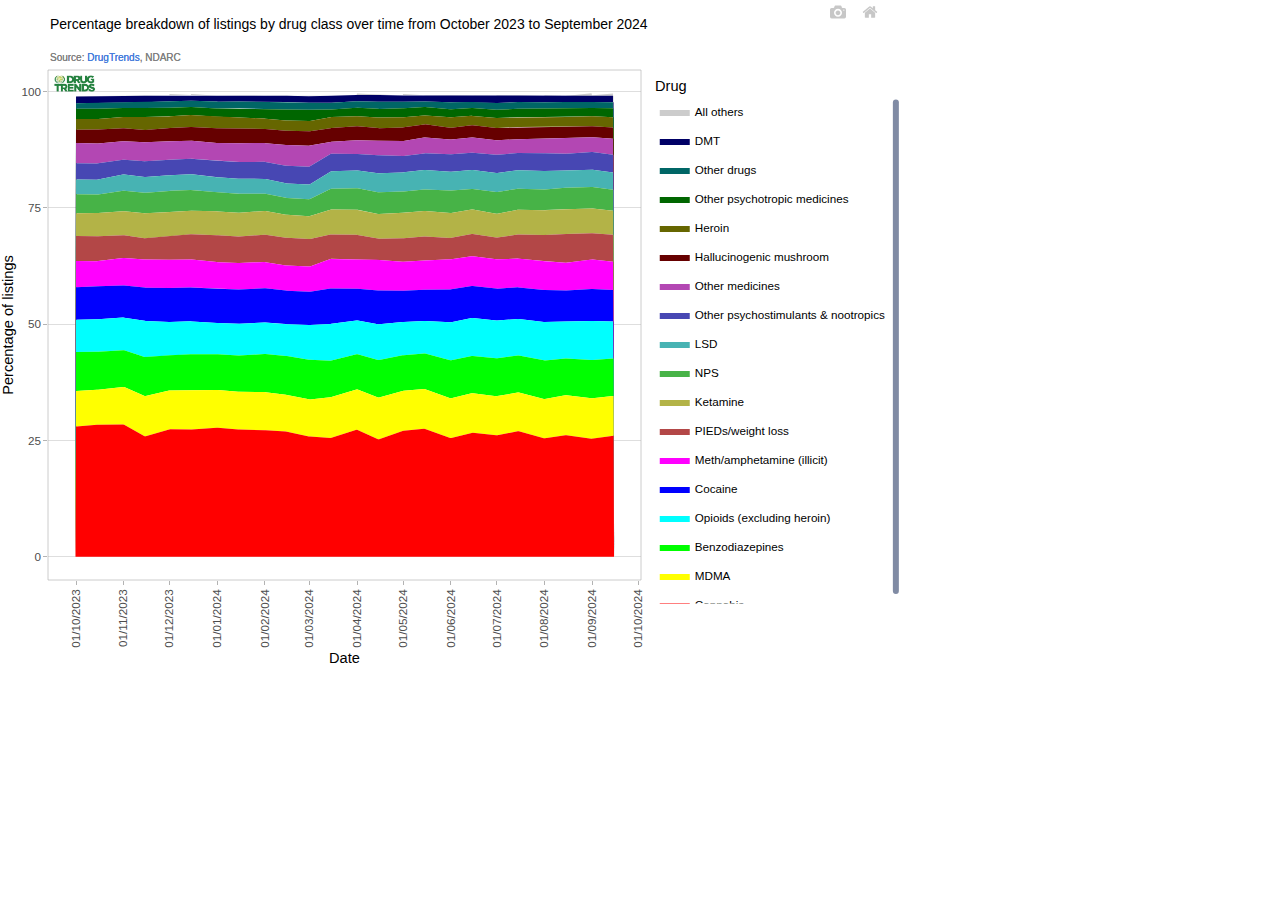
<file: F4.html>
<!DOCTYPE html>
<html lang="en">
<head>
<meta charset="utf-8"/>
<style>body{background-color:white;}</style>
<script src="shared/htmlwidgets-1.6.4/htmlwidgets.js"></script>
<script src="shared/plotly-binding-4.10.4/plotly.js"></script>
<script src="shared/typedarray-0.1/typedarray.min.js"></script>
<script src="shared/jquery-3.5.1/jquery.min.js"></script>
<link href="shared/crosstalk-1.2.1/css/crosstalk.min.css" rel="stylesheet" />
<script src="shared/crosstalk-1.2.1/js/crosstalk.min.js"></script>
<link href="shared/plotly-htmlwidgets-css-2.11.1/plotly-htmlwidgets.css" rel="stylesheet" />
<script src="shared/plotly-main-2.11.1/plotly-latest.min.js"></script>
  <title>Cryptomarkets Oct 2023-Sep 2024, Fig 3</title>
</head>
<body>
<div id="htmlwidget_container">
  <div id="htmlwidget-46c8c8c016e18cab12e2" style="width:900px;height:680px;" class="plotly html-widget"></div>
</div>
<script type="application/json" data-for="htmlwidget-46c8c8c016e18cab12e2">{"x":{"data":[{"x":[19630.300000000003,19630.650000000001,19631,19631.349999999999,19644.650000000001,19645,19645.349999999999,19661.650000000001,19662,19662.349999999999,19675.650000000001,19676,19676.349999999999,19691.650000000001,19692,19692.349999999999,19705.650000000001,19706,19706.349999999999,19722.650000000001,19723,19723.349999999999,19736.650000000001,19737,19737.349999999999,19753.650000000001,19754,19754.349999999999,19767.650000000001,19768,19768.349999999999,19782.650000000001,19783,19783.349999999999,19796.650000000001,19797,19797.349999999999,19813.650000000001,19814,19814.349999999999,19827.650000000001,19828,19828.349999999999,19843.650000000001,19844,19844.349999999999,19857.650000000001,19858,19858.349999999999,19874.650000000001,19875,19875.349999999999,19888.650000000001,19889,19889.349999999999,19904.650000000001,19905,19905.349999999999,19918.650000000001,19919,19919.349999999999,19935.650000000001,19936,19936.349999999999,19949.650000000001,19950,19950.349999999999,19966.650000000001,19967,19967.349999999999,19980.650000000001,19981,19981.349999999999,19981.349999999999,19981,19980.650000000001,19967.349999999999,19967,19966.650000000001,19950.349999999999,19950,19949.650000000001,19936.349999999999,19936,19935.650000000001,19919.349999999999,19919,19918.650000000001,19905.349999999999,19905,19904.650000000001,19889.349999999999,19889,19888.650000000001,19875.349999999999,19875,19874.650000000001,19858.349999999999,19858,19857.650000000001,19844.349999999999,19844,19843.650000000001,19828.349999999999,19828,19827.650000000001,19814.349999999999,19814,19813.650000000001,19797.349999999999,19797,19796.650000000001,19783.349999999999,19783,19782.650000000001,19768.349999999999,19768,19767.650000000001,19754.349999999999,19754,19753.650000000001,19737.349999999999,19737,19736.650000000001,19723.349999999999,19723,19722.650000000001,19706.349999999999,19706,19705.650000000001,19692.349999999999,19692,19691.650000000001,19676.349999999999,19676,19675.650000000001,19662.349999999999,19662,19661.650000000001,19645.349999999999,19645,19644.650000000001,19631.349999999999,19631,19630.650000000001,19630.300000000003,19630.300000000003],"y":[0,0,98.939999999999998,98.939999999999998,98.939999999999998,98.939999999999998,98.942058823529408,99.037941176470596,99.040000000000006,99.041249999999991,99.088750000000005,99.090000000000003,99.092406249999996,99.19759375000001,99.200000000000003,99.201250000000002,99.248750000000001,99.25,99.246705882352956,99.093294117647048,99.090000000000003,99.090500000000006,99.109499999999997,99.109999999999999,99.110205882352943,99.119794117647061,99.120000000000005,99.119500000000002,99.100499999999997,99.099999999999994,99.09790000000001,99.01209999999999,99.010000000000005,99.012499999999989,99.107500000000016,99.109999999999999,99.11288235294117,99.247117647058829,99.25,99.250500000000002,99.269500000000008,99.269999999999996,99.267375000000015,99.152624999999986,99.150000000000006,99.150750000000002,99.17925000000001,99.180000000000007,99.179794117647063,99.170205882352931,99.170000000000002,99.170000000000002,99.170000000000002,99.170000000000002,99.167593750000009,99.062406249999995,99.060000000000002,99.060999999999993,99.099000000000004,99.099999999999994,99.099999999999994,99.099999999999994,99.099999999999994,99.098000000000013,99.021999999999991,99.019999999999996,99.022058823529406,99.117941176470595,99.120000000000005,99.118750000000006,99.071249999999992,99.069999999999993,0,0,99.140000000000001,99.581249999999997,99.219519230769194,99.209999999999994,99.647941176470596,99.101728493199033,99.090000000000003,99.021999999999991,99.185692307692321,99.189999999999998,99.099999999999994,99.178318318318318,99.180000000000007,99.099000000000004,99.148692307692315,99.150000000000006,99.062406249999995,99.245804612619835,99.25,99.170000000000002,99.238205128205138,99.239999999999995,99.170205882352931,99.248322646175595,99.25,99.17925000000001,99.452801282051311,99.460000000000008,99.152624999999986,99.306480431309922,99.310000000000002,99.269500000000008,99.552551282051311,99.560000000000002,99.247117647058829,99.191200671259494,99.189999999999998,99.107500000000016,99.061217948717939,99.060000000000002,99.01209999999999,99.146705460750866,99.150000000000006,99.100499999999997,99.15847435897436,99.159999999999997,99.119794117647061,99.149365041512098,99.149999999999991,99.109499999999997,99.139217948717956,99.140000000000001,99.093294117647048,99.471871047518135,99.480000000000004,99.248750000000001,99.45458333333336,99.459999999999994,99.19759375000001,99.151064396964856,99.150000000000006,99.09875000000001,99.090224358974368,99.090000000000003,99.047941176470601,98.991217982688568,98.989999999999995,98.950000000000003,99.008461538461546,99.010000000000005,0.01,0,0],"text":"","type":"scatter","mode":"lines","line":{"width":1.8897637795275593,"color":"transparent","dash":"solid"},"fill":"toself","fillcolor":"rgba(204,204,204,1)","hoveron":"points","name":"All others","legendgroup":"All others","showlegend":true,"xaxis":"x","yaxis":"y","hoverinfo":"text","frame":null},{"x":[19630.650000000001,19631,19631.349999999999,19644.650000000001,19645,19645.349999999999,19661.650000000001,19662,19662.349999999999,19675.650000000001,19676,19676.349999999999,19691.650000000001,19692,19692.349999999999,19705.650000000001,19706,19706.349999999999,19722.650000000001,19723,19723.349999999999,19736.650000000001,19737,19737.349999999999,19753.650000000001,19754,19754.349999999999,19767.650000000001,19768,19768.349999999999,19782.650000000001,19783,19783.349999999999,19796.650000000001,19797,19797.349999999999,19813.650000000001,19814,19814.349999999999,19827.650000000001,19828,19828.349999999999,19843.650000000001,19844,19844.349999999999,19857.650000000001,19858,19858.349999999999,19874.650000000001,19875,19875.349999999999,19888.650000000001,19889,19889.349999999999,19904.650000000001,19905,19905.349999999999,19918.650000000001,19919,19919.349999999999,19935.650000000001,19936,19936.349999999999,19949.650000000001,19950,19950.349999999999,19966.650000000001,19967,19967.349999999999,19980.650000000001,19981,19981.349999999999,19981.349999999999,19981,19980.650000000001,19967.349999999999,19967,19966.650000000001,19950.349999999999,19950,19949.650000000001,19936.349999999999,19936,19935.650000000001,19919.349999999999,19919,19918.650000000001,19905.349999999999,19905,19904.650000000001,19889.349999999999,19889,19888.650000000001,19875.349999999999,19875,19874.650000000001,19858.349999999999,19858,19857.650000000001,19844.349999999999,19844,19843.650000000001,19828.349999999999,19828,19827.650000000001,19814.349999999999,19814,19813.650000000001,19797.349999999999,19797,19796.650000000001,19783.349999999999,19783,19782.650000000001,19768.349999999999,19768,19767.650000000001,19754.349999999999,19754,19753.650000000001,19737.349999999999,19737,19736.650000000001,19723.349999999999,19723,19722.650000000001,19706.349999999999,19706,19705.650000000001,19692.349999999999,19692,19691.650000000001,19676.349999999999,19676,19675.650000000001,19662.349999999999,19662,19661.650000000001,19645.349999999999,19645,19644.650000000001,19631.349999999999,19631,19630.650000000001,19630.650000000001],"y":[0,97.5,97.500749999999996,97.529250000000005,97.530000000000001,97.531852941176467,97.618147058823538,97.620000000000005,97.621499999999997,97.678500000000014,97.680000000000007,97.685249999999982,97.914750000000026,97.920000000000002,97.921999999999997,97.998000000000005,98,97.996500000000012,97.833499999999987,97.829999999999998,97.830500000000001,97.849500000000006,97.849999999999994,97.849588235294121,97.830411764705872,97.829999999999998,97.828000000000003,97.751999999999995,97.75,97.746500000000012,97.603499999999983,97.599999999999994,97.599000000000004,97.560999999999993,97.560000000000002,97.567617647058796,97.922382352941213,97.929999999999993,97.92625000000001,97.783749999999984,97.780000000000001,97.780000000000001,97.780000000000001,97.780000000000001,97.781749999999988,97.848250000000007,97.850000000000009,97.846705882352964,97.693294117647042,97.689999999999998,97.691749999999985,97.758250000000004,97.760000000000005,97.755187500000019,97.544812499999978,97.540000000000006,97.545249999999982,97.744750000000025,97.75,97.748558823529422,97.681441176470585,97.680000000000007,97.681249999999991,97.728750000000005,97.730000000000004,97.731029411764695,97.778970588235296,97.780000000000001,97.777750000000012,97.692249999999987,97.689999999999998,0,0,99.069999999999993,99.071249999999992,99.118750000000006,99.120000000000005,99.117941176470595,99.022058823529406,99.019999999999996,99.021999999999991,99.098000000000013,99.099999999999994,99.099999999999994,99.099999999999994,99.099999999999994,99.099000000000004,99.060999999999993,99.060000000000002,99.062406249999995,99.167593750000009,99.170000000000002,99.170000000000002,99.170000000000002,99.170000000000002,99.170205882352931,99.179794117647063,99.180000000000007,99.17925000000001,99.150750000000002,99.150000000000006,99.152624999999986,99.267375000000015,99.269999999999996,99.269500000000008,99.250500000000002,99.25,99.247117647058829,99.11288235294117,99.109999999999999,99.107500000000016,99.012499999999989,99.010000000000005,99.01209999999999,99.09790000000001,99.099999999999994,99.100499999999997,99.119500000000002,99.120000000000005,99.119794117647061,99.110205882352943,99.109999999999999,99.109499999999997,99.090500000000006,99.090000000000003,99.093294117647048,99.246705882352956,99.25,99.248750000000001,99.201250000000002,99.200000000000003,99.19759375000001,99.092406249999996,99.090000000000003,99.088750000000005,99.041249999999991,99.040000000000006,99.037941176470596,98.942058823529408,98.939999999999998,98.939999999999998,98.939999999999998,98.939999999999998,0,0],"text":"","type":"scatter","mode":"lines","line":{"width":1.8897637795275593,"color":"transparent","dash":"solid"},"fill":"toself","fillcolor":"rgba(0,0,102,1)","hoveron":"points","name":"DMT","legendgroup":"DMT","showlegend":true,"xaxis":"x","yaxis":"y","hoverinfo":"text","frame":null},{"x":[19630.650000000001,19631,19631.349999999999,19644.650000000001,19645,19645.349999999999,19661.650000000001,19662,19662.349999999999,19675.650000000001,19676,19676.349999999999,19691.650000000001,19692,19692.349999999999,19705.650000000001,19706,19706.349999999999,19722.650000000001,19723,19723.349999999999,19736.650000000001,19737,19737.349999999999,19753.650000000001,19754,19754.349999999999,19767.650000000001,19768,19768.349999999999,19782.650000000001,19783,19783.349999999999,19796.650000000001,19797,19797.349999999999,19813.650000000001,19814,19814.349999999999,19827.650000000001,19828,19828.349999999999,19843.650000000001,19844,19844.349999999999,19857.650000000001,19858,19858.349999999999,19874.650000000001,19875,19875.349999999999,19888.650000000001,19889,19889.349999999999,19904.650000000001,19905,19905.349999999999,19918.650000000001,19919,19919.349999999999,19935.650000000001,19936,19936.349999999999,19949.650000000001,19950,19950.349999999999,19966.650000000001,19967,19967.349999999999,19980.650000000001,19981,19981.349999999999,19981.349999999999,19981,19980.650000000001,19967.349999999999,19967,19966.650000000001,19950.349999999999,19950,19949.650000000001,19936.349999999999,19936,19935.650000000001,19919.349999999999,19919,19918.650000000001,19905.349999999999,19905,19904.650000000001,19889.349999999999,19889,19888.650000000001,19875.349999999999,19875,19874.650000000001,19858.349999999999,19858,19857.650000000001,19844.349999999999,19844,19843.650000000001,19828.349999999999,19828,19827.650000000001,19814.349999999999,19814,19813.650000000001,19797.349999999999,19797,19796.650000000001,19783.349999999999,19783,19782.650000000001,19768.349999999999,19768,19767.650000000001,19754.349999999999,19754,19753.650000000001,19737.349999999999,19737,19736.650000000001,19723.349999999999,19723,19722.650000000001,19706.349999999999,19706,19705.650000000001,19692.349999999999,19692,19691.650000000001,19676.349999999999,19676,19675.650000000001,19662.349999999999,19662,19661.650000000001,19645.349999999999,19645,19644.650000000001,19631.349999999999,19631,19630.650000000001,19630.650000000001],"y":[0,96.319999999999993,96.319000000000003,96.280999999999992,96.280000000000001,96.283705882352919,96.456294117647076,96.460000000000008,96.459500000000006,96.4405,96.439999999999998,96.441968750000001,96.528031250000012,96.530000000000001,96.533749999999984,96.67625000000001,96.680000000000007,96.673205882352974,96.356794117647041,96.350000000000009,96.351249999999993,96.398750000000007,96.399999999999991,96.397117647058835,96.262882352941162,96.259999999999991,96.257500000000007,96.162499999999994,96.159999999999997,96.157900000000012,96.072099999999992,96.069999999999993,96.071749999999994,96.138250000000014,96.140000000000001,96.147617647058794,96.502382352941211,96.510000000000005,96.504000000000019,96.275999999999968,96.269999999999996,96.272624999999991,96.38737500000002,96.390000000000001,96.397499999999965,96.682500000000033,96.689999999999998,96.679294117647103,96.180705882352896,96.170000000000002,96.177499999999966,96.462500000000034,96.469999999999999,96.461687500000039,96.098312499999963,96.090000000000003,96.094749999999976,96.275250000000014,96.280000000000001,96.281029411764706,96.328970588235293,96.329999999999998,96.332499999999982,96.427500000000009,96.429999999999993,96.431235294117641,96.48876470588236,96.489999999999995,96.487250000000017,96.382749999999987,96.379999999999995,0,0,97.689999999999998,97.692249999999987,97.777750000000012,97.780000000000001,97.778970588235296,97.731029411764695,97.730000000000004,97.728750000000005,97.681249999999991,97.680000000000007,97.681441176470585,97.748558823529422,97.75,97.744750000000025,97.545249999999982,97.540000000000006,97.544812499999978,97.755187500000019,97.760000000000005,97.758250000000004,97.691749999999985,97.689999999999998,97.693294117647042,97.846705882352964,97.850000000000009,97.848250000000007,97.781749999999988,97.780000000000001,97.780000000000001,97.780000000000001,97.780000000000001,97.783749999999984,97.92625000000001,97.929999999999993,97.922382352941213,97.567617647058796,97.560000000000002,97.560999999999993,97.599000000000004,97.599999999999994,97.603499999999983,97.746500000000012,97.75,97.751999999999995,97.828000000000003,97.829999999999998,97.830411764705872,97.849588235294121,97.849999999999994,97.849500000000006,97.830500000000001,97.829999999999998,97.833499999999987,97.996500000000012,98,97.998000000000005,97.921999999999997,97.920000000000002,97.914750000000026,97.685249999999982,97.680000000000007,97.678500000000014,97.621499999999997,97.620000000000005,97.618147058823538,97.531852941176467,97.530000000000001,97.529250000000005,97.500749999999996,97.5,0,0],"text":"","type":"scatter","mode":"lines","line":{"width":1.8897637795275593,"color":"transparent","dash":"solid"},"fill":"toself","fillcolor":"rgba(0,102,102,1)","hoveron":"points","name":"Other drugs","legendgroup":"Other drugs","showlegend":true,"xaxis":"x","yaxis":"y","hoverinfo":"text","frame":null},{"x":[19630.650000000001,19631,19631.349999999999,19644.650000000001,19645,19645.349999999999,19661.650000000001,19662,19662.349999999999,19675.650000000001,19676,19676.349999999999,19691.650000000001,19692,19692.349999999999,19705.650000000001,19706,19706.349999999999,19722.650000000001,19723,19723.349999999999,19736.650000000001,19737,19737.349999999999,19753.650000000001,19754,19754.349999999999,19767.650000000001,19768,19768.349999999999,19782.650000000001,19783,19783.349999999999,19796.650000000001,19797,19797.349999999999,19813.650000000001,19814,19814.349999999999,19827.650000000001,19828,19828.349999999999,19843.650000000001,19844,19844.349999999999,19857.650000000001,19858,19858.349999999999,19874.650000000001,19875,19875.349999999999,19888.650000000001,19889,19889.349999999999,19904.650000000001,19905,19905.349999999999,19918.650000000001,19919,19919.349999999999,19935.650000000001,19936,19936.349999999999,19949.650000000001,19950,19950.349999999999,19966.650000000001,19967,19967.349999999999,19980.650000000001,19981,19981.349999999999,19981.349999999999,19981,19980.650000000001,19967.349999999999,19967,19966.650000000001,19950.349999999999,19950,19949.650000000001,19936.349999999999,19936,19935.650000000001,19919.349999999999,19919,19918.650000000001,19905.349999999999,19905,19904.650000000001,19889.349999999999,19889,19888.650000000001,19875.349999999999,19875,19874.650000000001,19858.349999999999,19858,19857.650000000001,19844.349999999999,19844,19843.650000000001,19828.349999999999,19828,19827.650000000001,19814.349999999999,19814,19813.650000000001,19797.349999999999,19797,19796.650000000001,19783.349999999999,19783,19782.650000000001,19768.349999999999,19768,19767.650000000001,19754.349999999999,19754,19753.650000000001,19737.349999999999,19737,19736.650000000001,19723.349999999999,19723,19722.650000000001,19706.349999999999,19706,19705.650000000001,19692.349999999999,19692,19691.650000000001,19676.349999999999,19676,19675.650000000001,19662.349999999999,19662,19661.650000000001,19645.349999999999,19645,19644.650000000001,19631.349999999999,19631,19630.650000000001,19630.650000000001],"y":[0,94.079999999999998,94.080500000000001,94.099500000000006,94.099999999999994,94.109058823529381,94.530941176470634,94.540000000000006,94.539749999999998,94.530249999999995,94.530000000000001,94.532843749999984,94.657156250000014,94.659999999999997,94.667499999999976,94.952500000000029,94.960000000000008,94.951764705882383,94.568235294117613,94.560000000000002,94.557000000000016,94.442999999999984,94.439999999999998,94.434647058823558,94.185352941176447,94.179999999999993,94.169500000000042,93.770499999999956,93.760000000000005,93.757900000000006,93.672099999999986,93.670000000000002,93.691249999999911,94.498750000000086,94.519999999999996,94.523088235294111,94.666911764705901,94.670000000000002,94.663750000000022,94.426249999999968,94.420000000000002,94.421093749999997,94.468906250000003,94.469999999999999,94.479249999999965,94.830750000000037,94.840000000000003,94.831970588235336,94.45802941176467,94.450000000000003,94.458249999999964,94.771750000000026,94.780000000000001,94.769718750000052,94.320281249999951,94.310000000000002,94.314249999999987,94.475750000000019,94.480000000000004,94.480823529411765,94.519176470588235,94.519999999999996,94.519999999999996,94.519999999999996,94.519999999999996,94.52329411764704,94.676705882352948,94.679999999999993,94.67525000000002,94.494749999999982,94.489999999999995,0,0,96.379999999999995,96.382749999999987,96.487250000000017,96.489999999999995,96.48876470588236,96.431235294117641,96.429999999999993,96.427500000000009,96.332499999999982,96.329999999999998,96.328970588235293,96.281029411764706,96.280000000000001,96.275250000000014,96.094749999999976,96.090000000000003,96.098312499999963,96.461687500000039,96.469999999999999,96.462500000000034,96.177499999999966,96.170000000000002,96.180705882352896,96.679294117647103,96.689999999999998,96.682500000000033,96.397499999999965,96.390000000000001,96.38737500000002,96.272624999999991,96.269999999999996,96.275999999999968,96.504000000000019,96.510000000000005,96.502382352941211,96.147617647058794,96.140000000000001,96.138250000000014,96.071749999999994,96.069999999999993,96.072099999999992,96.157900000000012,96.159999999999997,96.162499999999994,96.257500000000007,96.259999999999991,96.262882352941162,96.397117647058835,96.399999999999991,96.398750000000007,96.351249999999993,96.350000000000009,96.356794117647041,96.673205882352974,96.680000000000007,96.67625000000001,96.533749999999984,96.530000000000001,96.528031250000012,96.441968750000001,96.439999999999998,96.4405,96.459500000000006,96.460000000000008,96.456294117647076,96.283705882352919,96.280000000000001,96.280999999999992,96.319000000000003,96.319999999999993,0,0],"text":"","type":"scatter","mode":"lines","line":{"width":1.8897637795275593,"color":"transparent","dash":"solid"},"fill":"toself","fillcolor":"rgba(0,102,0,1)","hoveron":"points","name":"Other psychotropic medicines","legendgroup":"Other psychotropic medicines","showlegend":true,"xaxis":"x","yaxis":"y","hoverinfo":"text","frame":null},{"x":[19630.650000000001,19631,19631.349999999999,19644.650000000001,19645,19645.349999999999,19661.650000000001,19662,19662.349999999999,19675.650000000001,19676,19676.349999999999,19691.650000000001,19692,19692.349999999999,19705.650000000001,19706,19706.349999999999,19722.650000000001,19723,19723.349999999999,19736.650000000001,19737,19737.349999999999,19753.650000000001,19754,19754.349999999999,19767.650000000001,19768,19768.349999999999,19782.650000000001,19783,19783.349999999999,19796.650000000001,19797,19797.349999999999,19813.650000000001,19814,19814.349999999999,19827.650000000001,19828,19828.349999999999,19843.650000000001,19844,19844.349999999999,19857.650000000001,19858,19858.349999999999,19874.650000000001,19875,19875.349999999999,19888.650000000001,19889,19889.349999999999,19904.650000000001,19905,19905.349999999999,19918.650000000001,19919,19919.349999999999,19935.650000000001,19936,19936.349999999999,19949.650000000001,19950,19950.349999999999,19966.650000000001,19967,19967.349999999999,19980.650000000001,19981,19981.349999999999,19981.349999999999,19981,19980.650000000001,19967.349999999999,19967,19966.650000000001,19950.349999999999,19950,19949.650000000001,19936.349999999999,19936,19935.650000000001,19919.349999999999,19919,19918.650000000001,19905.349999999999,19905,19904.650000000001,19889.349999999999,19889,19888.650000000001,19875.349999999999,19875,19874.650000000001,19858.349999999999,19858,19857.650000000001,19844.349999999999,19844,19843.650000000001,19828.349999999999,19828,19827.650000000001,19814.349999999999,19814,19813.650000000001,19797.349999999999,19797,19796.650000000001,19783.349999999999,19783,19782.650000000001,19768.349999999999,19768,19767.650000000001,19754.349999999999,19754,19753.650000000001,19737.349999999999,19737,19736.650000000001,19723.349999999999,19723,19722.650000000001,19706.349999999999,19706,19705.650000000001,19692.349999999999,19692,19691.650000000001,19676.349999999999,19676,19675.650000000001,19662.349999999999,19662,19661.650000000001,19645.349999999999,19645,19644.650000000001,19631.349999999999,19631,19630.650000000001,19630.650000000001],"y":[0,91.769999999999996,91.771499999999989,91.828500000000005,91.829999999999998,91.836382352941143,92.133617647058855,92.140000000000001,92.129750000000044,91.740249999999961,91.730000000000004,91.739406249999959,92.150593750000041,92.159999999999997,92.166249999999977,92.403750000000031,92.409999999999997,92.404235294117669,92.135764705882337,92.129999999999995,92.128750000000011,92.081249999999997,92.079999999999998,92.077735294117659,91.972264705882338,91.969999999999999,91.960500000000039,91.599499999999964,91.590000000000003,91.586966666666683,91.463033333333328,91.459999999999994,91.476999999999933,92.123000000000076,92.140000000000001,92.148235294117612,92.531764705882381,92.539999999999992,92.529750000000035,92.140249999999952,92.129999999999995,92.133499999999984,92.286500000000018,92.290000000000006,92.306749999999937,92.943250000000077,92.960000000000008,92.944970588235364,92.245029411764648,92.230000000000004,92.243249999999946,92.746750000000048,92.760000000000005,92.747093750000062,92.182906249999945,92.170000000000002,92.175749999999979,92.394250000000028,92.400000000000006,92.401029411764696,92.448970588235298,92.450000000000003,92.449749999999995,92.440249999999992,92.439999999999998,92.44164705882352,92.518352941176474,92.519999999999996,92.514000000000024,92.285999999999973,92.280000000000001,0,0,94.489999999999995,94.494749999999982,94.67525000000002,94.679999999999993,94.676705882352948,94.52329411764704,94.519999999999996,94.519999999999996,94.519999999999996,94.519999999999996,94.519176470588235,94.480823529411765,94.480000000000004,94.475750000000019,94.314249999999987,94.310000000000002,94.320281249999951,94.769718750000052,94.780000000000001,94.771750000000026,94.458249999999964,94.450000000000003,94.45802941176467,94.831970588235336,94.840000000000003,94.830750000000037,94.479249999999965,94.469999999999999,94.468906250000003,94.421093749999997,94.420000000000002,94.426249999999968,94.663750000000022,94.670000000000002,94.666911764705901,94.523088235294111,94.519999999999996,94.498750000000086,93.691249999999911,93.670000000000002,93.672099999999986,93.757900000000006,93.760000000000005,93.770499999999956,94.169500000000042,94.179999999999993,94.185352941176447,94.434647058823558,94.439999999999998,94.442999999999984,94.557000000000016,94.560000000000002,94.568235294117613,94.951764705882383,94.960000000000008,94.952500000000029,94.667499999999976,94.659999999999997,94.657156250000014,94.532843749999984,94.530000000000001,94.530249999999995,94.539749999999998,94.540000000000006,94.530941176470634,94.109058823529381,94.099999999999994,94.099500000000006,94.080500000000001,94.079999999999998,0,0],"text":"","type":"scatter","mode":"lines","line":{"width":1.8897637795275593,"color":"transparent","dash":"solid"},"fill":"toself","fillcolor":"rgba(102,102,0,1)","hoveron":"points","name":"Heroin","legendgroup":"Heroin","showlegend":true,"xaxis":"x","yaxis":"y","hoverinfo":"text","frame":null},{"x":[19630.650000000001,19631,19631.349999999999,19644.650000000001,19645,19645.349999999999,19661.650000000001,19662,19662.349999999999,19675.650000000001,19676,19676.349999999999,19691.650000000001,19692,19692.349999999999,19705.650000000001,19706,19706.349999999999,19722.650000000001,19723,19723.349999999999,19736.650000000001,19737,19737.349999999999,19753.650000000001,19754,19754.349999999999,19767.650000000001,19768,19768.349999999999,19782.650000000001,19783,19783.349999999999,19796.650000000001,19797,19797.349999999999,19813.650000000001,19814,19814.349999999999,19827.650000000001,19828,19828.349999999999,19843.650000000001,19844,19844.349999999999,19857.650000000001,19858,19858.349999999999,19874.650000000001,19875,19875.349999999999,19888.650000000001,19889,19889.349999999999,19904.650000000001,19905,19905.349999999999,19918.650000000001,19919,19919.349999999999,19935.650000000001,19936,19936.349999999999,19949.650000000001,19950,19950.349999999999,19966.650000000001,19967,19967.349999999999,19980.650000000001,19981,19981.349999999999,19981.349999999999,19981,19980.650000000001,19967.349999999999,19967,19966.650000000001,19950.349999999999,19950,19949.650000000001,19936.349999999999,19936,19935.650000000001,19919.349999999999,19919,19918.650000000001,19905.349999999999,19905,19904.650000000001,19889.349999999999,19889,19888.650000000001,19875.349999999999,19875,19874.650000000001,19858.349999999999,19858,19857.650000000001,19844.349999999999,19844,19843.650000000001,19828.349999999999,19828,19827.650000000001,19814.349999999999,19814,19813.650000000001,19797.349999999999,19797,19796.650000000001,19783.349999999999,19783,19782.650000000001,19768.349999999999,19768,19767.650000000001,19754.349999999999,19754,19753.650000000001,19737.349999999999,19737,19736.650000000001,19723.349999999999,19723,19722.650000000001,19706.349999999999,19706,19705.650000000001,19692.349999999999,19692,19691.650000000001,19676.349999999999,19676,19675.650000000001,19662.349999999999,19662,19661.650000000001,19645.349999999999,19645,19644.650000000001,19631.349999999999,19631,19630.650000000001,19630.650000000001],"y":[0,88.950000000000003,88.947250000000011,88.842749999999995,88.840000000000003,88.849676470588193,89.300323529411813,89.310000000000002,89.305250000000029,89.124749999999977,89.120000000000005,89.124593749999988,89.325406250000015,89.329999999999998,89.332999999999984,89.447000000000017,89.450000000000003,89.439088235294165,88.93091176470584,88.920000000000002,88.919750000000008,88.910249999999991,88.909999999999997,88.91020588235294,88.919794117647058,88.920000000000002,88.909250000000043,88.500749999999954,88.489999999999995,88.486966666666675,88.36303333333332,88.359999999999999,88.380499999999913,89.159500000000094,89.180000000000007,89.18782352941173,89.552176470588265,89.560000000000002,89.556000000000012,89.403999999999982,89.400000000000006,89.39934375,89.370656249999996,89.370000000000005,89.388999999999925,90.111000000000075,90.13000000000001,90.121147058823567,89.708852941176431,89.700000000000003,89.71124999999995,90.138750000000044,90.150000000000006,90.136656250000058,89.553343749999939,89.540000000000006,89.545499999999976,89.754500000000021,89.760000000000005,89.763499999999979,89.926500000000019,89.930000000000007,89.931999999999988,90.00800000000001,90.010000000000005,90.013705882352923,90.18629411764708,90.189999999999998,90.181250000000034,89.848749999999967,89.840000000000003,0,0,92.280000000000001,92.285999999999973,92.514000000000024,92.519999999999996,92.518352941176474,92.44164705882352,92.439999999999998,92.440249999999992,92.449749999999995,92.450000000000003,92.448970588235298,92.401029411764696,92.400000000000006,92.394250000000028,92.175749999999979,92.170000000000002,92.182906249999945,92.747093750000062,92.760000000000005,92.746750000000048,92.243249999999946,92.230000000000004,92.245029411764648,92.944970588235364,92.960000000000008,92.943250000000077,92.306749999999937,92.290000000000006,92.286500000000018,92.133499999999984,92.129999999999995,92.140249999999952,92.529750000000035,92.539999999999992,92.531764705882381,92.148235294117612,92.140000000000001,92.123000000000076,91.476999999999933,91.459999999999994,91.463033333333328,91.586966666666683,91.590000000000003,91.599499999999964,91.960500000000039,91.969999999999999,91.972264705882338,92.077735294117659,92.079999999999998,92.081249999999997,92.128750000000011,92.129999999999995,92.135764705882337,92.404235294117669,92.409999999999997,92.403750000000031,92.166249999999977,92.159999999999997,92.150593750000041,91.739406249999959,91.730000000000004,91.740249999999961,92.129750000000044,92.140000000000001,92.133617647058855,91.836382352941143,91.829999999999998,91.828500000000005,91.771499999999989,91.769999999999996,0,0],"text":"","type":"scatter","mode":"lines","line":{"width":1.8897637795275593,"color":"transparent","dash":"solid"},"fill":"toself","fillcolor":"rgba(102,0,0,1)","hoveron":"points","name":"Hallucinogenic mushroom","legendgroup":"Hallucinogenic mushroom","showlegend":true,"xaxis":"x","yaxis":"y","hoverinfo":"text","frame":null},{"x":[19630.650000000001,19631,19631.349999999999,19644.650000000001,19645,19645.349999999999,19661.650000000001,19662,19662.349999999999,19675.650000000001,19676,19676.349999999999,19691.650000000001,19692,19692.349999999999,19705.650000000001,19706,19706.349999999999,19722.650000000001,19723,19723.349999999999,19736.650000000001,19737,19737.349999999999,19753.650000000001,19754,19754.349999999999,19767.650000000001,19768,19768.349999999999,19782.650000000001,19783,19783.349999999999,19796.650000000001,19797,19797.349999999999,19813.650000000001,19814,19814.349999999999,19827.650000000001,19828,19828.349999999999,19843.650000000001,19844,19844.349999999999,19857.650000000001,19858,19858.349999999999,19874.650000000001,19875,19875.349999999999,19888.650000000001,19889,19889.349999999999,19904.650000000001,19905,19905.349999999999,19918.650000000001,19919,19919.349999999999,19935.650000000001,19936,19936.349999999999,19949.650000000001,19950,19950.349999999999,19966.650000000001,19967,19967.349999999999,19980.650000000001,19981,19981.349999999999,19981.349999999999,19981,19980.650000000001,19967.349999999999,19967,19966.650000000001,19950.349999999999,19950,19949.650000000001,19936.349999999999,19936,19935.650000000001,19919.349999999999,19919,19918.650000000001,19905.349999999999,19905,19904.650000000001,19889.349999999999,19889,19888.650000000001,19875.349999999999,19875,19874.650000000001,19858.349999999999,19858,19857.650000000001,19844.349999999999,19844,19843.650000000001,19828.349999999999,19828,19827.650000000001,19814.349999999999,19814,19813.650000000001,19797.349999999999,19797,19796.650000000001,19783.349999999999,19783,19782.650000000001,19768.349999999999,19768,19767.650000000001,19754.349999999999,19754,19753.650000000001,19737.349999999999,19737,19736.650000000001,19723.349999999999,19723,19722.650000000001,19706.349999999999,19706,19705.650000000001,19692.349999999999,19692,19691.650000000001,19676.349999999999,19676,19675.650000000001,19662.349999999999,19662,19661.650000000001,19645.349999999999,19645,19644.650000000001,19631.349999999999,19631,19630.650000000001,19630.650000000001],"y":[0,84.599999999999994,84.59875000000001,84.551249999999996,84.549999999999997,84.566676470588163,85.343323529411833,85.359999999999999,85.351250000000036,85.018749999999969,85.010000000000005,85.017656249999973,85.352343750000031,85.359999999999999,85.365249999999975,85.564750000000018,85.570000000000007,85.561352941176509,85.15864705882349,85.150000000000006,85.142750000000035,84.86724999999997,84.859999999999999,84.860617647058817,84.889382352941169,84.890000000000001,84.868750000000091,84.061249999999916,84.040000000000006,84.035566666666682,83.854433333333319,83.849999999999994,83.919249999999707,86.550750000000292,86.620000000000005,86.619176470588243,86.580823529411759,86.579999999999998,86.573000000000022,86.306999999999974,86.299999999999997,86.296062500000019,86.123937499999982,86.120000000000005,86.134999999999934,86.705000000000069,86.719999999999999,86.716088235294137,86.533911764705863,86.530000000000001,86.537999999999968,86.842000000000027,86.849999999999994,86.840812500000041,86.43918749999996,86.430000000000007,86.43874999999997,86.771250000000038,86.780000000000001,86.779382352941184,86.750617647058817,86.75,86.746500000000012,86.613499999999988,86.609999999999999,86.618235294117611,87.00176470588238,87.010000000000005,86.995000000000061,86.42499999999994,86.409999999999997,0,0,89.840000000000003,89.848749999999967,90.181250000000034,90.189999999999998,90.18629411764708,90.013705882352923,90.010000000000005,90.00800000000001,89.931999999999988,89.930000000000007,89.926500000000019,89.763499999999979,89.760000000000005,89.754500000000021,89.545499999999976,89.540000000000006,89.553343749999939,90.136656250000058,90.150000000000006,90.138750000000044,89.71124999999995,89.700000000000003,89.708852941176431,90.121147058823567,90.13000000000001,90.111000000000075,89.388999999999925,89.370000000000005,89.370656249999996,89.39934375,89.400000000000006,89.403999999999982,89.556000000000012,89.560000000000002,89.552176470588265,89.18782352941173,89.180000000000007,89.159500000000094,88.380499999999913,88.359999999999999,88.36303333333332,88.486966666666675,88.489999999999995,88.500749999999954,88.909250000000043,88.920000000000002,88.919794117647058,88.91020588235294,88.909999999999997,88.910249999999991,88.919750000000008,88.920000000000002,88.93091176470584,89.439088235294165,89.450000000000003,89.447000000000017,89.332999999999984,89.329999999999998,89.325406250000015,89.124593749999988,89.120000000000005,89.124749999999977,89.305250000000029,89.310000000000002,89.300323529411813,88.849676470588193,88.840000000000003,88.842749999999995,88.947250000000011,88.950000000000003,0,0],"text":"","type":"scatter","mode":"lines","line":{"width":1.8897637795275593,"color":"transparent","dash":"solid"},"fill":"toself","fillcolor":"rgba(179,71,179,1)","hoveron":"points","name":"Other medicines","legendgroup":"Other medicines","showlegend":true,"xaxis":"x","yaxis":"y","hoverinfo":"text","frame":null},{"x":[19630.650000000001,19631,19631.349999999999,19644.650000000001,19645,19645.349999999999,19661.650000000001,19662,19662.349999999999,19675.650000000001,19676,19676.349999999999,19691.650000000001,19692,19692.349999999999,19705.650000000001,19706,19706.349999999999,19722.650000000001,19723,19723.349999999999,19736.650000000001,19737,19737.349999999999,19753.650000000001,19754,19754.349999999999,19767.650000000001,19768,19768.349999999999,19782.650000000001,19783,19783.349999999999,19796.650000000001,19797,19797.349999999999,19813.650000000001,19814,19814.349999999999,19827.650000000001,19828,19828.349999999999,19843.650000000001,19844,19844.349999999999,19857.650000000001,19858,19858.349999999999,19874.650000000001,19875,19875.349999999999,19888.650000000001,19889,19889.349999999999,19904.650000000001,19905,19905.349999999999,19918.650000000001,19919,19919.349999999999,19935.650000000001,19936,19936.349999999999,19949.650000000001,19950,19950.349999999999,19966.650000000001,19967,19967.349999999999,19980.650000000001,19981,19981.349999999999,19981.349999999999,19981,19980.650000000001,19967.349999999999,19967,19966.650000000001,19950.349999999999,19950,19949.650000000001,19936.349999999999,19936,19935.650000000001,19919.349999999999,19919,19918.650000000001,19905.349999999999,19905,19904.650000000001,19889.349999999999,19889,19888.650000000001,19875.349999999999,19875,19874.650000000001,19858.349999999999,19858,19857.650000000001,19844.349999999999,19844,19843.650000000001,19828.349999999999,19828,19827.650000000001,19814.349999999999,19814,19813.650000000001,19797.349999999999,19797,19796.650000000001,19783.349999999999,19783,19782.650000000001,19768.349999999999,19768,19767.650000000001,19754.349999999999,19754,19753.650000000001,19737.349999999999,19737,19736.650000000001,19723.349999999999,19723,19722.650000000001,19706.349999999999,19706,19705.650000000001,19692.349999999999,19692,19691.650000000001,19676.349999999999,19676,19675.650000000001,19662.349999999999,19662,19661.650000000001,19645.349999999999,19645,19644.650000000001,19631.349999999999,19631,19630.650000000001,19630.650000000001],"y":[0,81.079999999999998,81.079499999999996,81.06049999999999,81.060000000000002,81.083058823529313,82.156941176470681,82.180000000000007,82.166500000000056,81.653499999999951,81.640000000000001,81.648531249999962,82.021468750000039,82.030000000000001,82.035249999999976,82.23475000000002,82.240000000000009,82.226000000000056,81.573999999999941,81.560000000000002,81.552750000000032,81.277249999999967,81.269999999999996,81.268764705882361,81.211235294117643,81.209999999999994,81.185750000000098,80.264249999999905,80.239999999999995,80.234166666666695,79.995833333333309,79.989999999999995,80.061749999999705,82.788250000000303,82.859999999999999,82.863294117647044,83.016705882352952,83.019999999999996,83.005750000000063,82.464249999999936,82.450000000000003,82.453937499999981,82.626062500000018,82.629999999999995,82.642999999999944,83.137000000000057,83.150000000000006,83.141558823529451,82.74844117647055,82.739999999999995,82.750249999999951,83.139750000000035,83.150000000000006,83.135125000000059,82.484874999999931,82.469999999999999,82.485499999999931,83.074500000000057,83.090000000000003,83.086500000000015,82.92349999999999,82.920000000000002,82.923249999999982,83.046750000000017,83.049999999999997,83.053088235294098,83.196911764705888,83.200000000000003,83.185250000000067,82.624749999999935,82.609999999999999,0,0,86.409999999999997,86.42499999999994,86.995000000000061,87.010000000000005,87.00176470588238,86.618235294117611,86.609999999999999,86.613499999999988,86.746500000000012,86.75,86.750617647058817,86.779382352941184,86.780000000000001,86.771250000000038,86.43874999999997,86.430000000000007,86.43918749999996,86.840812500000041,86.849999999999994,86.842000000000027,86.537999999999968,86.530000000000001,86.533911764705863,86.716088235294137,86.719999999999999,86.705000000000069,86.134999999999934,86.120000000000005,86.123937499999982,86.296062500000019,86.299999999999997,86.306999999999974,86.573000000000022,86.579999999999998,86.580823529411759,86.619176470588243,86.620000000000005,86.550750000000292,83.919249999999707,83.849999999999994,83.854433333333319,84.035566666666682,84.040000000000006,84.061249999999916,84.868750000000091,84.890000000000001,84.889382352941169,84.860617647058817,84.859999999999999,84.86724999999997,85.142750000000035,85.150000000000006,85.15864705882349,85.561352941176509,85.570000000000007,85.564750000000018,85.365249999999975,85.359999999999999,85.352343750000031,85.017656249999973,85.010000000000005,85.018749999999969,85.351250000000036,85.359999999999999,85.343323529411833,84.566676470588163,84.549999999999997,84.551249999999996,84.59875000000001,84.599999999999994,0,0],"text":"","type":"scatter","mode":"lines","line":{"width":1.8897637795275593,"color":"transparent","dash":"solid"},"fill":"toself","fillcolor":"rgba(71,71,179,1)","hoveron":"points","name":"Other psychostimulants & nootropics","legendgroup":"Other psychostimulants & nootropics","showlegend":true,"xaxis":"x","yaxis":"y","hoverinfo":"text","frame":null},{"x":[19630.650000000001,19631,19631.349999999999,19644.650000000001,19645,19645.349999999999,19661.650000000001,19662,19662.349999999999,19675.650000000001,19676,19676.349999999999,19691.650000000001,19692,19692.349999999999,19705.650000000001,19706,19706.349999999999,19722.650000000001,19723,19723.349999999999,19736.650000000001,19737,19737.349999999999,19753.650000000001,19754,19754.349999999999,19767.650000000001,19768,19768.349999999999,19782.650000000001,19783,19783.349999999999,19796.650000000001,19797,19797.349999999999,19813.650000000001,19814,19814.349999999999,19827.650000000001,19828,19828.349999999999,19843.650000000001,19844,19844.349999999999,19857.650000000001,19858,19858.349999999999,19874.650000000001,19875,19875.349999999999,19888.650000000001,19889,19889.349999999999,19904.650000000001,19905,19905.349999999999,19918.650000000001,19919,19919.349999999999,19935.650000000001,19936,19936.349999999999,19949.650000000001,19950,19950.349999999999,19966.650000000001,19967,19967.349999999999,19980.650000000001,19981,19981.349999999999,19981.349999999999,19981,19980.650000000001,19967.349999999999,19967,19966.650000000001,19950.349999999999,19950,19949.650000000001,19936.349999999999,19936,19935.650000000001,19919.349999999999,19919,19918.650000000001,19905.349999999999,19905,19904.650000000001,19889.349999999999,19889,19888.650000000001,19875.349999999999,19875,19874.650000000001,19858.349999999999,19858,19857.650000000001,19844.349999999999,19844,19843.650000000001,19828.349999999999,19828,19827.650000000001,19814.349999999999,19814,19813.650000000001,19797.349999999999,19797,19796.650000000001,19783.349999999999,19783,19782.650000000001,19768.349999999999,19768,19767.650000000001,19754.349999999999,19754,19753.650000000001,19737.349999999999,19737,19736.650000000001,19723.349999999999,19723,19722.650000000001,19706.349999999999,19706,19705.650000000001,19692.349999999999,19692,19691.650000000001,19676.349999999999,19676,19675.650000000001,19662.349999999999,19662,19661.650000000001,19645.349999999999,19645,19644.650000000001,19631.349999999999,19631,19630.650000000001,19630.650000000001],"y":[0,77.909999999999997,77.909000000000006,77.870999999999995,77.870000000000005,77.8868823529411,78.673117647058888,78.689999999999998,78.678750000000051,78.251249999999956,78.239999999999995,78.249187499999962,78.650812500000043,78.659999999999997,78.664499999999975,78.835500000000025,78.840000000000003,78.829705882352982,78.350294117647024,78.340000000000003,78.33225000000003,78.03774999999996,78.030000000000001,78.030411764705875,78.049588235294109,78.049999999999997,78.027000000000086,77.152999999999906,77.129999999999995,77.12323333333336,76.846766666666639,76.840000000000003,76.896749999999756,79.053250000000233,79.109999999999999,79.112470588235283,79.227529411764721,79.230000000000004,79.207500000000095,78.352499999999907,78.329999999999998,78.333937499999976,78.506062500000013,78.510000000000005,78.52074999999995,78.929250000000053,78.939999999999998,78.935058823529431,78.70494117647057,78.700000000000003,78.709249999999955,79.060750000000041,79.069999999999993,79.055125000000061,78.404874999999933,78.390000000000001,78.407749999999922,79.082250000000073,79.099999999999994,79.096911764705894,78.953088235294103,78.950000000000003,78.959499999999963,79.320500000000038,79.329999999999998,79.333294117647043,79.48670588235295,79.489999999999995,79.474750000000057,78.895249999999933,78.879999999999995,0,0,82.609999999999999,82.624749999999935,83.185250000000067,83.200000000000003,83.196911764705888,83.053088235294098,83.049999999999997,83.046750000000017,82.923249999999982,82.920000000000002,82.92349999999999,83.086500000000015,83.090000000000003,83.074500000000057,82.485499999999931,82.469999999999999,82.484874999999931,83.135125000000059,83.150000000000006,83.139750000000035,82.750249999999951,82.739999999999995,82.74844117647055,83.141558823529451,83.150000000000006,83.137000000000057,82.642999999999944,82.629999999999995,82.626062500000018,82.453937499999981,82.450000000000003,82.464249999999936,83.005750000000063,83.019999999999996,83.016705882352952,82.863294117647044,82.859999999999999,82.788250000000303,80.061749999999705,79.989999999999995,79.995833333333309,80.234166666666695,80.239999999999995,80.264249999999905,81.185750000000098,81.209999999999994,81.211235294117643,81.268764705882361,81.269999999999996,81.277249999999967,81.552750000000032,81.560000000000002,81.573999999999941,82.226000000000056,82.240000000000009,82.23475000000002,82.035249999999976,82.030000000000001,82.021468750000039,81.648531249999962,81.640000000000001,81.653499999999951,82.166500000000056,82.180000000000007,82.156941176470681,81.083058823529313,81.060000000000002,81.06049999999999,81.079499999999996,81.079999999999998,0,0],"text":"","type":"scatter","mode":"lines","line":{"width":1.8897637795275593,"color":"transparent","dash":"solid"},"fill":"toself","fillcolor":"rgba(71,179,179,1)","hoveron":"points","name":"LSD","legendgroup":"LSD","showlegend":true,"xaxis":"x","yaxis":"y","hoverinfo":"text","frame":null},{"x":[19630.650000000001,19631,19631.349999999999,19644.650000000001,19645,19645.349999999999,19661.650000000001,19662,19662.349999999999,19675.650000000001,19676,19676.349999999999,19691.650000000001,19692,19692.349999999999,19705.650000000001,19706,19706.349999999999,19722.650000000001,19723,19723.349999999999,19736.650000000001,19737,19737.349999999999,19753.650000000001,19754,19754.349999999999,19767.650000000001,19768,19768.349999999999,19782.650000000001,19783,19783.349999999999,19796.650000000001,19797,19797.349999999999,19813.650000000001,19814,19814.349999999999,19827.650000000001,19828,19828.349999999999,19843.650000000001,19844,19844.349999999999,19857.650000000001,19858,19858.349999999999,19874.650000000001,19875,19875.349999999999,19888.650000000001,19889,19889.349999999999,19904.650000000001,19905,19905.349999999999,19918.650000000001,19919,19919.349999999999,19935.650000000001,19936,19936.349999999999,19949.650000000001,19950,19950.349999999999,19966.650000000001,19967,19967.349999999999,19980.650000000001,19981,19981.349999999999,19981.349999999999,19981,19980.650000000001,19967.349999999999,19967,19966.650000000001,19950.349999999999,19950,19949.650000000001,19936.349999999999,19936,19935.650000000001,19919.349999999999,19919,19918.650000000001,19905.349999999999,19905,19904.650000000001,19889.349999999999,19889,19888.650000000001,19875.349999999999,19875,19874.650000000001,19858.349999999999,19858,19857.650000000001,19844.349999999999,19844,19843.650000000001,19828.349999999999,19828,19827.650000000001,19814.349999999999,19814,19813.650000000001,19797.349999999999,19797,19796.650000000001,19783.349999999999,19783,19782.650000000001,19768.349999999999,19768,19767.650000000001,19754.349999999999,19754,19753.650000000001,19737.349999999999,19737,19736.650000000001,19723.349999999999,19723,19722.650000000001,19706.349999999999,19706,19705.650000000001,19692.349999999999,19692,19691.650000000001,19676.349999999999,19676,19675.650000000001,19662.349999999999,19662,19661.650000000001,19645.349999999999,19645,19644.650000000001,19631.349999999999,19631,19630.650000000001,19630.650000000001],"y":[0,73.829999999999998,73.83175,73.898250000000004,73.900000000000006,73.908235294117617,74.291764705882386,74.299999999999997,74.287750000000059,73.822249999999954,73.810000000000002,73.816781249999977,74.11321875000003,74.120000000000005,74.125999999999976,74.354000000000028,74.359999999999999,74.35773529411766,74.25226470588234,74.25,74.242000000000033,73.93799999999996,73.929999999999993,73.938441176470548,74.331558823529448,74.340000000000003,74.319500000000076,73.540499999999923,73.519999999999996,73.512300000000039,73.197699999999969,73.189999999999998,73.226499999999845,74.613500000000158,74.650000000000006,74.649382352941174,74.620617647058822,74.620000000000005,74.596250000000097,73.693749999999895,73.670000000000002,73.675687499999981,73.924312500000028,73.930000000000007,73.939499999999967,74.300500000000042,74.310000000000002,74.301147058823574,73.888852941176424,73.879999999999995,73.899499999999918,74.640500000000074,74.659999999999997,74.639437500000085,73.740562499999911,73.719999999999999,73.742499999999907,74.597500000000096,74.620000000000005,74.617735294117651,74.512264705882345,74.510000000000005,74.514749999999978,74.695250000000016,74.700000000000003,74.703911764705865,74.886088235294139,74.890000000000001,74.877500000000055,74.402499999999947,74.390000000000001,0,0,78.879999999999995,78.895249999999933,79.474750000000057,79.489999999999995,79.48670588235295,79.333294117647043,79.329999999999998,79.320500000000038,78.959499999999963,78.950000000000003,78.953088235294103,79.096911764705894,79.099999999999994,79.082250000000073,78.407749999999922,78.390000000000001,78.404874999999933,79.055125000000061,79.069999999999993,79.060750000000041,78.709249999999955,78.700000000000003,78.70494117647057,78.935058823529431,78.939999999999998,78.929250000000053,78.52074999999995,78.510000000000005,78.506062500000013,78.333937499999976,78.329999999999998,78.352499999999907,79.207500000000095,79.230000000000004,79.227529411764721,79.112470588235283,79.109999999999999,79.053250000000233,76.896749999999756,76.840000000000003,76.846766666666639,77.12323333333336,77.129999999999995,77.152999999999906,78.027000000000086,78.049999999999997,78.049588235294109,78.030411764705875,78.030000000000001,78.03774999999996,78.33225000000003,78.340000000000003,78.350294117647024,78.829705882352982,78.840000000000003,78.835500000000025,78.664499999999975,78.659999999999997,78.650812500000043,78.249187499999962,78.239999999999995,78.251249999999956,78.678750000000051,78.689999999999998,78.673117647058888,77.8868823529411,77.870000000000005,77.870999999999995,77.909000000000006,77.909999999999997,0,0],"text":"","type":"scatter","mode":"lines","line":{"width":1.8897637795275593,"color":"transparent","dash":"solid"},"fill":"toself","fillcolor":"rgba(71,179,71,1)","hoveron":"points","name":"NPS","legendgroup":"NPS","showlegend":true,"xaxis":"x","yaxis":"y","hoverinfo":"text","frame":null},{"x":[19630.650000000001,19631,19631.349999999999,19644.650000000001,19645,19645.349999999999,19661.650000000001,19662,19662.349999999999,19675.650000000001,19676,19676.349999999999,19691.650000000001,19692,19692.349999999999,19705.650000000001,19706,19706.349999999999,19722.650000000001,19723,19723.349999999999,19736.650000000001,19737,19737.349999999999,19753.650000000001,19754,19754.349999999999,19767.650000000001,19768,19768.349999999999,19782.650000000001,19783,19783.349999999999,19796.650000000001,19797,19797.349999999999,19813.650000000001,19814,19814.349999999999,19827.650000000001,19828,19828.349999999999,19843.650000000001,19844,19844.349999999999,19857.650000000001,19858,19858.349999999999,19874.650000000001,19875,19875.349999999999,19888.650000000001,19889,19889.349999999999,19904.650000000001,19905,19905.349999999999,19918.650000000001,19919,19919.349999999999,19935.650000000001,19936,19936.349999999999,19949.650000000001,19950,19950.349999999999,19966.650000000001,19967,19967.349999999999,19980.650000000001,19981,19981.349999999999,19981.349999999999,19981,19980.650000000001,19967.349999999999,19967,19966.650000000001,19950.349999999999,19950,19949.650000000001,19936.349999999999,19936,19935.650000000001,19919.349999999999,19919,19918.650000000001,19905.349999999999,19905,19904.650000000001,19889.349999999999,19889,19888.650000000001,19875.349999999999,19875,19874.650000000001,19858.349999999999,19858,19857.650000000001,19844.349999999999,19844,19843.650000000001,19828.349999999999,19828,19827.650000000001,19814.349999999999,19814,19813.650000000001,19797.349999999999,19797,19796.650000000001,19783.349999999999,19783,19782.650000000001,19768.349999999999,19768,19767.650000000001,19754.349999999999,19754,19753.650000000001,19737.349999999999,19737,19736.650000000001,19723.349999999999,19723,19722.650000000001,19706.349999999999,19706,19705.650000000001,19692.349999999999,19692,19691.650000000001,19676.349999999999,19676,19675.650000000001,19662.349999999999,19662,19661.650000000001,19645.349999999999,19645,19644.650000000001,19631.349999999999,19631,19630.650000000001,19630.650000000001],"y":[0,68.939999999999998,68.93950000000001,68.92049999999999,68.920000000000002,68.924323529411751,69.12567647058826,69.129999999999995,69.113250000000079,68.476749999999939,68.460000000000008,68.470062499999955,68.909937500000041,68.920000000000002,68.930999999999955,69.349000000000046,69.359999999999999,69.355058823529433,69.124941176470571,69.120000000000005,69.11250000000004,68.827499999999972,68.819999999999993,68.828647058823492,69.23135294117651,69.239999999999995,69.223500000000072,68.596499999999935,68.579999999999998,68.573000000000036,68.286999999999978,68.280000000000001,68.304999999999893,69.255000000000109,69.280000000000001,69.278558823529423,69.211441176470586,69.209999999999994,69.189250000000087,68.400749999999917,68.379999999999995,68.381531249999995,68.448468750000004,68.450000000000003,68.460499999999954,68.85950000000004,68.870000000000005,68.863205882352972,68.546794117647025,68.539999999999992,68.560999999999908,69.35900000000008,69.379999999999995,69.36271875000007,68.607281249999929,68.590000000000003,68.607249999999937,69.262750000000068,69.280000000000001,69.277941176470591,69.182058823529403,69.179999999999993,69.184999999999974,69.375000000000014,69.379999999999995,69.383499999999984,69.546500000000009,69.549999999999997,69.541750000000036,69.22824999999996,69.219999999999999,0,0,74.390000000000001,74.402499999999947,74.877500000000055,74.890000000000001,74.886088235294139,74.703911764705865,74.700000000000003,74.695250000000016,74.514749999999978,74.510000000000005,74.512264705882345,74.617735294117651,74.620000000000005,74.597500000000096,73.742499999999907,73.719999999999999,73.740562499999911,74.639437500000085,74.659999999999997,74.640500000000074,73.899499999999918,73.879999999999995,73.888852941176424,74.301147058823574,74.310000000000002,74.300500000000042,73.939499999999967,73.930000000000007,73.924312500000028,73.675687499999981,73.670000000000002,73.693749999999895,74.596250000000097,74.620000000000005,74.620617647058822,74.649382352941174,74.650000000000006,74.613500000000158,73.226499999999845,73.189999999999998,73.197699999999969,73.512300000000039,73.519999999999996,73.540499999999923,74.319500000000076,74.340000000000003,74.331558823529448,73.938441176470548,73.929999999999993,73.93799999999996,74.242000000000033,74.25,74.25226470588234,74.35773529411766,74.359999999999999,74.354000000000028,74.125999999999976,74.120000000000005,74.11321875000003,73.816781249999977,73.810000000000002,73.822249999999954,74.287750000000059,74.299999999999997,74.291764705882386,73.908235294117617,73.900000000000006,73.898250000000004,73.83175,73.829999999999998,0,0],"text":"","type":"scatter","mode":"lines","line":{"width":1.8897637795275593,"color":"transparent","dash":"solid"},"fill":"toself","fillcolor":"rgba(179,179,71,1)","hoveron":"points","name":"Ketamine","legendgroup":"Ketamine","showlegend":true,"xaxis":"x","yaxis":"y","hoverinfo":"text","frame":null},{"x":[19630.650000000001,19631,19631.349999999999,19644.650000000001,19645,19645.349999999999,19661.650000000001,19662,19662.349999999999,19675.650000000001,19676,19676.349999999999,19691.650000000001,19692,19692.349999999999,19705.650000000001,19706,19706.349999999999,19722.650000000001,19723,19723.349999999999,19736.650000000001,19737,19737.349999999999,19753.650000000001,19754,19754.349999999999,19767.650000000001,19768,19768.349999999999,19782.650000000001,19783,19783.349999999999,19796.650000000001,19797,19797.349999999999,19813.650000000001,19814,19814.349999999999,19827.650000000001,19828,19828.349999999999,19843.650000000001,19844,19844.349999999999,19857.650000000001,19858,19858.349999999999,19874.650000000001,19875,19875.349999999999,19888.650000000001,19889,19889.349999999999,19904.650000000001,19905,19905.349999999999,19918.650000000001,19919,19919.349999999999,19935.650000000001,19936,19936.349999999999,19949.650000000001,19950,19950.349999999999,19966.650000000001,19967,19967.349999999999,19980.650000000001,19981,19981.349999999999,19981.349999999999,19981,19980.650000000001,19967.349999999999,19967,19966.650000000001,19950.349999999999,19950,19949.650000000001,19936.349999999999,19936,19935.650000000001,19919.349999999999,19919,19918.650000000001,19905.349999999999,19905,19904.650000000001,19889.349999999999,19889,19888.650000000001,19875.349999999999,19875,19874.650000000001,19858.349999999999,19858,19857.650000000001,19844.349999999999,19844,19843.650000000001,19828.349999999999,19828,19827.650000000001,19814.349999999999,19814,19813.650000000001,19797.349999999999,19797,19796.650000000001,19783.349999999999,19783,19782.650000000001,19768.349999999999,19768,19767.650000000001,19754.349999999999,19754,19753.650000000001,19737.349999999999,19737,19736.650000000001,19723.349999999999,19723,19722.650000000001,19706.349999999999,19706,19705.650000000001,19692.349999999999,19692,19691.650000000001,19676.349999999999,19676,19675.650000000001,19662.349999999999,19662,19661.650000000001,19645.349999999999,19645,19644.650000000001,19631.349999999999,19631,19630.650000000001,19630.650000000001],"y":[0,63.57,63.569500000000005,63.5505,63.549999999999997,63.564411764705824,64.235588235294173,64.25,64.241250000000036,63.908749999999969,63.899999999999999,63.899343750000007,63.870656249999996,63.869999999999997,63.8705,63.889500000000005,63.890000000000001,63.878470588235345,63.341529411764661,63.329999999999998,63.326000000000022,63.173999999999978,63.170000000000002,63.173705882352927,63.346294117647069,63.349999999999994,63.331250000000075,62.61874999999992,62.600000000000001,62.594633333333356,62.375366666666643,62.369999999999997,62.411749999999827,63.998250000000176,64.040000000000006,64.036705882352962,63.88329411764704,63.879999999999995,63.878500000000003,63.821499999999993,63.82,63.81081250000004,63.409187499999966,63.399999999999999,63.406999999999968,63.67300000000003,63.68,63.685764705882335,63.954235294117666,63.960000000000001,63.975749999999934,64.574250000000063,64.590000000000003,64.575562500000061,63.944437499999943,63.93,63.934249999999984,64.09575000000001,64.099999999999994,64.088676470588283,63.561323529411716,63.549999999999997,63.541000000000039,63.198999999999963,63.189999999999998,63.205029411764642,63.904970588235358,63.920000000000002,63.90775000000005,63.442249999999945,63.43,0,0,69.219999999999999,69.22824999999996,69.541750000000036,69.549999999999997,69.546500000000009,69.383499999999984,69.379999999999995,69.375000000000014,69.184999999999974,69.179999999999993,69.182058823529403,69.277941176470591,69.280000000000001,69.262750000000068,68.607249999999937,68.590000000000003,68.607281249999929,69.36271875000007,69.379999999999995,69.35900000000008,68.560999999999908,68.539999999999992,68.546794117647025,68.863205882352972,68.870000000000005,68.85950000000004,68.460499999999954,68.450000000000003,68.448468750000004,68.381531249999995,68.379999999999995,68.400749999999917,69.189250000000087,69.209999999999994,69.211441176470586,69.278558823529423,69.280000000000001,69.255000000000109,68.304999999999893,68.280000000000001,68.286999999999978,68.573000000000036,68.579999999999998,68.596499999999935,69.223500000000072,69.239999999999995,69.23135294117651,68.828647058823492,68.819999999999993,68.827499999999972,69.11250000000004,69.120000000000005,69.124941176470571,69.355058823529433,69.359999999999999,69.349000000000046,68.930999999999955,68.920000000000002,68.909937500000041,68.470062499999955,68.460000000000008,68.476749999999939,69.113250000000079,69.129999999999995,69.12567647058826,68.924323529411751,68.920000000000002,68.92049999999999,68.93950000000001,68.939999999999998,0,0],"text":"","type":"scatter","mode":"lines","line":{"width":1.8897637795275593,"color":"transparent","dash":"solid"},"fill":"toself","fillcolor":"rgba(179,71,71,1)","hoveron":"points","name":"PIEDs/weight loss","legendgroup":"PIEDs/weight loss","showlegend":true,"xaxis":"x","yaxis":"y","hoverinfo":"text","frame":null},{"x":[19630.650000000001,19631,19631.349999999999,19644.650000000001,19645,19645.349999999999,19661.650000000001,19662,19662.349999999999,19675.650000000001,19676,19676.349999999999,19691.650000000001,19692,19692.349999999999,19705.650000000001,19706,19706.349999999999,19722.650000000001,19723,19723.349999999999,19736.650000000001,19737,19737.349999999999,19753.650000000001,19754,19754.349999999999,19767.650000000001,19768,19768.349999999999,19782.650000000001,19783,19783.349999999999,19796.650000000001,19797,19797.349999999999,19813.650000000001,19814,19814.349999999999,19827.650000000001,19828,19828.349999999999,19843.650000000001,19844,19844.349999999999,19857.650000000001,19858,19858.349999999999,19874.650000000001,19875,19875.349999999999,19888.650000000001,19889,19889.349999999999,19904.650000000001,19905,19905.349999999999,19918.650000000001,19919,19919.349999999999,19935.650000000001,19936,19936.349999999999,19949.650000000001,19950,19950.349999999999,19966.650000000001,19967,19967.349999999999,19980.650000000001,19981,19981.349999999999,19981.349999999999,19981,19980.650000000001,19967.349999999999,19967,19966.650000000001,19950.349999999999,19950,19949.650000000001,19936.349999999999,19936,19935.650000000001,19919.349999999999,19919,19918.650000000001,19905.349999999999,19905,19904.650000000001,19889.349999999999,19889,19888.650000000001,19875.349999999999,19875,19874.650000000001,19858.349999999999,19858,19857.650000000001,19844.349999999999,19844,19843.650000000001,19828.349999999999,19828,19827.650000000001,19814.349999999999,19814,19813.650000000001,19797.349999999999,19797,19796.650000000001,19783.349999999999,19783,19782.650000000001,19768.349999999999,19768,19767.650000000001,19754.349999999999,19754,19753.650000000001,19737.349999999999,19737,19736.650000000001,19723.349999999999,19723,19722.650000000001,19706.349999999999,19706,19705.650000000001,19692.349999999999,19692,19691.650000000001,19676.349999999999,19676,19675.650000000001,19662.349999999999,19662,19661.650000000001,19645.349999999999,19645,19644.650000000001,19631.349999999999,19631,19630.650000000001,19630.650000000001],"y":[0,57.939999999999998,57.945749999999975,58.164250000000024,58.170000000000002,58.173499999999983,58.336500000000015,58.340000000000003,58.327750000000052,57.862249999999953,57.850000000000001,57.848468750000009,57.781531249999993,57.780000000000001,57.782999999999987,57.897000000000013,57.900000000000006,57.894647058823551,57.645352941176455,57.640000000000001,57.635500000000022,57.46449999999998,57.460000000000001,57.465147058823504,57.70485294117649,57.710000000000001,57.697500000000048,57.222499999999947,57.210000000000001,57.203700000000026,56.946299999999972,56.939999999999998,56.957999999999927,57.642000000000074,57.659999999999997,57.659588235294123,57.640411764705881,57.640000000000001,57.630250000000039,57.259749999999954,57.25,57.248687500000003,57.191312499999995,57.189999999999998,57.194749999999985,57.375250000000023,57.380000000000003,57.381852941176469,57.468147058823533,57.469999999999999,57.488499999999917,58.191500000000076,58.210000000000001,58.197312500000052,57.642687499999951,57.630000000000003,57.637249999999973,57.912750000000031,57.920000000000002,57.907852941176522,57.342147058823478,57.329999999999998,57.327250000000006,57.222749999999984,57.219999999999999,57.227411764705849,57.572588235294148,57.579999999999998,57.573750000000025,57.336249999999971,57.329999999999998,0,0,63.43,63.442249999999945,63.90775000000005,63.920000000000002,63.904970588235358,63.205029411764642,63.189999999999998,63.198999999999963,63.541000000000039,63.549999999999997,63.561323529411716,64.088676470588283,64.099999999999994,64.09575000000001,63.934249999999984,63.93,63.944437499999943,64.575562500000061,64.590000000000003,64.574250000000063,63.975749999999934,63.960000000000001,63.954235294117666,63.685764705882335,63.68,63.67300000000003,63.406999999999968,63.399999999999999,63.409187499999966,63.81081250000004,63.82,63.821499999999993,63.878500000000003,63.879999999999995,63.88329411764704,64.036705882352962,64.040000000000006,63.998250000000176,62.411749999999827,62.369999999999997,62.375366666666643,62.594633333333356,62.600000000000001,62.61874999999992,63.331250000000075,63.349999999999994,63.346294117647069,63.173705882352927,63.170000000000002,63.173999999999978,63.326000000000022,63.329999999999998,63.341529411764661,63.878470588235345,63.890000000000001,63.889500000000005,63.8705,63.869999999999997,63.870656249999996,63.899343750000007,63.899999999999999,63.908749999999969,64.241250000000036,64.25,64.235588235294173,63.564411764705824,63.549999999999997,63.5505,63.569500000000005,63.57,0,0],"text":"","type":"scatter","mode":"lines","line":{"width":1.8897637795275593,"color":"transparent","dash":"solid"},"fill":"toself","fillcolor":"rgba(255,0,255,1)","hoveron":"points","name":"Meth/amphetamine (illicit)","legendgroup":"Meth/amphetamine (illicit)","showlegend":true,"xaxis":"x","yaxis":"y","hoverinfo":"text","frame":null},{"x":[19630.650000000001,19631,19631.349999999999,19644.650000000001,19645,19645.349999999999,19661.650000000001,19662,19662.349999999999,19675.650000000001,19676,19676.349999999999,19691.650000000001,19692,19692.349999999999,19705.650000000001,19706,19706.349999999999,19722.650000000001,19723,19723.349999999999,19736.650000000001,19737,19737.349999999999,19753.650000000001,19754,19754.349999999999,19767.650000000001,19768,19768.349999999999,19782.650000000001,19783,19783.349999999999,19796.650000000001,19797,19797.349999999999,19813.650000000001,19814,19814.349999999999,19827.650000000001,19828,19828.349999999999,19843.650000000001,19844,19844.349999999999,19857.650000000001,19858,19858.349999999999,19874.650000000001,19875,19875.349999999999,19888.650000000001,19889,19889.349999999999,19904.650000000001,19905,19905.349999999999,19918.650000000001,19919,19919.349999999999,19935.650000000001,19936,19936.349999999999,19949.650000000001,19950,19950.349999999999,19966.650000000001,19967,19967.349999999999,19980.650000000001,19981,19981.349999999999,19981.349999999999,19981,19980.650000000001,19967.349999999999,19967,19966.650000000001,19950.349999999999,19950,19949.650000000001,19936.349999999999,19936,19935.650000000001,19919.349999999999,19919,19918.650000000001,19905.349999999999,19905,19904.650000000001,19889.349999999999,19889,19888.650000000001,19875.349999999999,19875,19874.650000000001,19858.349999999999,19858,19857.650000000001,19844.349999999999,19844,19843.650000000001,19828.349999999999,19828,19827.650000000001,19814.349999999999,19814,19813.650000000001,19797.349999999999,19797,19796.650000000001,19783.349999999999,19783,19782.650000000001,19768.349999999999,19768,19767.650000000001,19754.349999999999,19754,19753.650000000001,19737.349999999999,19737,19736.650000000001,19723.349999999999,19723,19722.650000000001,19706.349999999999,19706,19705.650000000001,19692.349999999999,19692,19691.650000000001,19676.349999999999,19676,19675.650000000001,19662.349999999999,19662,19661.650000000001,19645.349999999999,19645,19644.650000000001,19631.349999999999,19631,19630.650000000001,19630.650000000001],"y":[0,50.950000000000003,50.952749999999988,51.05725000000001,51.060000000000002,51.067411764705852,51.412588235294152,51.420000000000002,51.402250000000073,50.727749999999929,50.710000000000001,50.704093750000027,50.445906249999972,50.439999999999998,50.444249999999982,50.605750000000022,50.609999999999999,50.602382352941206,50.247617647058796,50.240000000000002,50.236750000000015,50.113249999999987,50.109999999999999,50.114941176470566,50.345058823529428,50.349999999999994,50.341500000000032,50.018499999999968,50.009999999999998,50.005333333333354,49.814666666666646,49.810000000000002,49.816499999999969,50.063500000000026,50.07,50.084823529411707,50.775176470588292,50.789999999999999,50.770000000000081,50.009999999999913,49.990000000000002,50.000281249999958,50.449718750000045,50.460000000000001,50.465249999999976,50.664750000000026,50.670000000000002,50.664441176470618,50.40555882352939,50.399999999999999,50.423249999999896,51.306750000000093,51.329999999999998,51.317531250000052,50.772468749999945,50.760000000000005,50.769749999999959,51.140250000000037,51.149999999999999,51.13600000000006,50.483999999999938,50.469999999999999,50.472499999999989,50.56750000000001,50.57,50.572470588235284,50.687529411764714,50.689999999999998,50.686750000000018,50.563249999999982,50.560000000000002,0,0,57.329999999999998,57.336249999999971,57.573750000000025,57.579999999999998,57.572588235294148,57.227411764705849,57.219999999999999,57.222749999999984,57.327250000000006,57.329999999999998,57.342147058823478,57.907852941176522,57.920000000000002,57.912750000000031,57.637249999999973,57.630000000000003,57.642687499999951,58.197312500000052,58.210000000000001,58.191500000000076,57.488499999999917,57.469999999999999,57.468147058823533,57.381852941176469,57.380000000000003,57.375250000000023,57.194749999999985,57.189999999999998,57.191312499999995,57.248687500000003,57.25,57.259749999999954,57.630250000000039,57.640000000000001,57.640411764705881,57.659588235294123,57.659999999999997,57.642000000000074,56.957999999999927,56.939999999999998,56.946299999999972,57.203700000000026,57.210000000000001,57.222499999999947,57.697500000000048,57.710000000000001,57.70485294117649,57.465147058823504,57.460000000000001,57.46449999999998,57.635500000000022,57.640000000000001,57.645352941176455,57.894647058823551,57.900000000000006,57.897000000000013,57.782999999999987,57.780000000000001,57.781531249999993,57.848468750000009,57.850000000000001,57.862249999999953,58.327750000000052,58.340000000000003,58.336500000000015,58.173499999999983,58.170000000000002,58.164250000000024,57.945749999999975,57.939999999999998,0,0],"text":"","type":"scatter","mode":"lines","line":{"width":1.8897637795275593,"color":"transparent","dash":"solid"},"fill":"toself","fillcolor":"rgba(0,0,255,1)","hoveron":"points","name":"Cocaine","legendgroup":"Cocaine","showlegend":true,"xaxis":"x","yaxis":"y","hoverinfo":"text","frame":null},{"x":[19630.650000000001,19631,19631.349999999999,19644.650000000001,19645,19645.349999999999,19661.650000000001,19662,19662.349999999999,19675.650000000001,19676,19676.349999999999,19691.650000000001,19692,19692.349999999999,19705.650000000001,19706,19706.349999999999,19722.650000000001,19723,19723.349999999999,19736.650000000001,19737,19737.349999999999,19753.650000000001,19754,19754.349999999999,19767.650000000001,19768,19768.349999999999,19782.650000000001,19783,19783.349999999999,19796.650000000001,19797,19797.349999999999,19813.650000000001,19814,19814.349999999999,19827.650000000001,19828,19828.349999999999,19843.650000000001,19844,19844.349999999999,19857.650000000001,19858,19858.349999999999,19874.650000000001,19875,19875.349999999999,19888.650000000001,19889,19889.349999999999,19904.650000000001,19905,19905.349999999999,19918.650000000001,19919,19919.349999999999,19935.650000000001,19936,19936.349999999999,19949.650000000001,19950,19950.349999999999,19966.650000000001,19967,19967.349999999999,19980.650000000001,19981,19981.349999999999,19981.349999999999,19981,19980.650000000001,19967.349999999999,19967,19966.650000000001,19950.349999999999,19950,19949.650000000001,19936.349999999999,19936,19935.650000000001,19919.349999999999,19919,19918.650000000001,19905.349999999999,19905,19904.650000000001,19889.349999999999,19889,19888.650000000001,19875.349999999999,19875,19874.650000000001,19858.349999999999,19858,19857.650000000001,19844.349999999999,19844,19843.650000000001,19828.349999999999,19828,19827.650000000001,19814.349999999999,19814,19813.650000000001,19797.349999999999,19797,19796.650000000001,19783.349999999999,19783,19782.650000000001,19768.349999999999,19768,19767.650000000001,19754.349999999999,19754,19753.650000000001,19737.349999999999,19737,19736.650000000001,19723.349999999999,19723,19722.650000000001,19706.349999999999,19706,19705.650000000001,19692.349999999999,19692,19691.650000000001,19676.349999999999,19676,19675.650000000001,19662.349999999999,19662,19661.650000000001,19645.349999999999,19645,19644.650000000001,19631.349999999999,19631,19630.650000000001,19630.650000000001],"y":[0,44,44.001749999999994,44.068250000000006,44.07,44.07699999999997,44.403000000000034,44.410000000000004,44.37275000000016,42.957249999999846,42.920000000000002,42.928093749999974,43.281906250000034,43.289999999999999,43.295749999999977,43.514250000000025,43.520000000000003,43.520411764705884,43.539588235294119,43.539999999999999,43.533250000000031,43.276749999999971,43.269999999999996,43.276588235294092,43.583411764705907,43.589999999999996,43.579500000000039,43.180499999999959,43.170000000000002,43.15063333333341,42.359366666666588,42.340000000000003,42.335000000000022,42.144999999999982,42.140000000000001,42.169852941176345,43.560147058823652,43.589999999999996,43.557500000000132,42.322499999999863,42.289999999999999,42.312749999999902,43.307250000000096,43.329999999999998,43.339999999999961,43.720000000000041,43.730000000000004,43.698500000000138,42.231499999999869,42.200000000000003,42.224249999999898,43.145750000000099,43.170000000000002,43.158843750000045,42.671156249999953,42.660000000000004,42.675999999999938,43.284000000000063,43.300000000000004,43.277558823529503,42.232441176470495,42.210000000000001,42.220749999999953,42.629250000000042,42.640000000000001,42.633205882352968,42.316794117647028,42.310000000000002,42.317749999999968,42.612250000000031,42.619999999999997,0,0,50.560000000000002,50.563249999999982,50.686750000000018,50.689999999999998,50.687529411764714,50.572470588235284,50.57,50.56750000000001,50.472499999999989,50.469999999999999,50.483999999999938,51.13600000000006,51.149999999999999,51.140250000000037,50.769749999999959,50.760000000000005,50.772468749999945,51.317531250000052,51.329999999999998,51.306750000000093,50.423249999999896,50.399999999999999,50.40555882352939,50.664441176470618,50.670000000000002,50.664750000000026,50.465249999999976,50.460000000000001,50.449718750000045,50.000281249999958,49.990000000000002,50.009999999999913,50.770000000000081,50.789999999999999,50.775176470588292,50.084823529411707,50.07,50.063500000000026,49.816499999999969,49.810000000000002,49.814666666666646,50.005333333333354,50.009999999999998,50.018499999999968,50.341500000000032,50.349999999999994,50.345058823529428,50.114941176470566,50.109999999999999,50.113249999999987,50.236750000000015,50.240000000000002,50.247617647058796,50.602382352941206,50.609999999999999,50.605750000000022,50.444249999999982,50.439999999999998,50.445906249999972,50.704093750000027,50.710000000000001,50.727749999999929,51.402250000000073,51.420000000000002,51.412588235294152,51.067411764705852,51.060000000000002,51.05725000000001,50.952749999999988,50.950000000000003,0,0],"text":"","type":"scatter","mode":"lines","line":{"width":1.8897637795275593,"color":"transparent","dash":"solid"},"fill":"toself","fillcolor":"rgba(0,255,255,1)","hoveron":"points","name":"Opioids (excluding heroin)","legendgroup":"Opioids (excluding heroin)","showlegend":true,"xaxis":"x","yaxis":"y","hoverinfo":"text","frame":null},{"x":[19630.650000000001,19631,19631.349999999999,19644.650000000001,19645,19645.349999999999,19661.650000000001,19662,19662.349999999999,19675.650000000001,19676,19676.349999999999,19691.650000000001,19692,19692.349999999999,19705.650000000001,19706,19706.349999999999,19722.650000000001,19723,19723.349999999999,19736.650000000001,19737,19737.349999999999,19753.650000000001,19754,19754.349999999999,19767.650000000001,19768,19768.349999999999,19782.650000000001,19783,19783.349999999999,19796.650000000001,19797,19797.349999999999,19813.650000000001,19814,19814.349999999999,19827.650000000001,19828,19828.349999999999,19843.650000000001,19844,19844.349999999999,19857.650000000001,19858,19858.349999999999,19874.650000000001,19875,19875.349999999999,19888.650000000001,19889,19889.349999999999,19904.650000000001,19905,19905.349999999999,19918.650000000001,19919,19919.349999999999,19935.650000000001,19936,19936.349999999999,19949.650000000001,19950,19950.349999999999,19966.650000000001,19967,19967.349999999999,19980.650000000001,19981,19981.349999999999,19981.349999999999,19981,19980.650000000001,19967.349999999999,19967,19966.650000000001,19950.349999999999,19950,19949.650000000001,19936.349999999999,19936,19935.650000000001,19919.349999999999,19919,19918.650000000001,19905.349999999999,19905,19904.650000000001,19889.349999999999,19889,19888.650000000001,19875.349999999999,19875,19874.650000000001,19858.349999999999,19858,19857.650000000001,19844.349999999999,19844,19843.650000000001,19828.349999999999,19828,19827.650000000001,19814.349999999999,19814,19813.650000000001,19797.349999999999,19797,19796.650000000001,19783.349999999999,19783,19782.650000000001,19768.349999999999,19768,19767.650000000001,19754.349999999999,19754,19753.650000000001,19737.349999999999,19737,19736.650000000001,19723.349999999999,19723,19722.650000000001,19706.349999999999,19706,19705.650000000001,19692.349999999999,19692,19691.650000000001,19676.349999999999,19676,19675.650000000001,19662.349999999999,19662,19661.650000000001,19645.349999999999,19645,19644.650000000001,19631.349999999999,19631,19630.650000000001,19630.650000000001],"y":[0,35.630000000000003,35.636749999999971,35.893250000000023,35.899999999999999,35.91297058823524,36.51702941176476,36.530000000000001,36.48000000000021,34.579999999999799,34.530000000000001,34.556906249999891,35.733093750000108,35.759999999999998,35.761249999999997,35.808750000000003,35.810000000000002,35.811441176470581,35.878558823529417,35.880000000000003,35.869500000000045,35.470499999999959,35.460000000000001,35.458764705882359,35.40123529411764,35.399999999999999,35.385250000000056,34.824749999999938,34.810000000000002,34.786900000000095,33.843099999999907,33.82,33.83174999999995,34.27825000000005,34.289999999999999,34.325205882352797,35.964794117647202,36,35.954750000000189,34.235249999999809,34.189999999999998,34.222593749999859,35.647406250000138,35.68,35.689999999999955,36.070000000000043,36.079999999999998,36.038411764706055,34.101588235293946,34.060000000000002,34.088249999999881,35.161750000000112,35.189999999999998,35.17534375000006,34.534656249999941,34.520000000000003,34.540249999999915,35.309750000000086,35.329999999999998,35.300352941176598,33.919647058823408,33.890000000000001,33.911499999999911,34.728500000000089,34.75,34.735588235294173,34.064411764705824,34.049999999999997,34.063499999999948,34.576500000000053,34.590000000000003,0,0,42.619999999999997,42.612250000000031,42.317749999999968,42.310000000000002,42.316794117647028,42.633205882352968,42.640000000000001,42.629250000000042,42.220749999999953,42.210000000000001,42.232441176470495,43.277558823529503,43.300000000000004,43.284000000000063,42.675999999999938,42.660000000000004,42.671156249999953,43.158843750000045,43.170000000000002,43.145750000000099,42.224249999999898,42.200000000000003,42.231499999999869,43.698500000000138,43.730000000000004,43.720000000000041,43.339999999999961,43.329999999999998,43.307250000000096,42.312749999999902,42.289999999999999,42.322499999999863,43.557500000000132,43.589999999999996,43.560147058823652,42.169852941176345,42.140000000000001,42.144999999999982,42.335000000000022,42.340000000000003,42.359366666666588,43.15063333333341,43.170000000000002,43.180499999999959,43.579500000000039,43.589999999999996,43.583411764705907,43.276588235294092,43.269999999999996,43.276749999999971,43.533250000000031,43.539999999999999,43.539588235294119,43.520411764705884,43.520000000000003,43.514250000000025,43.295749999999977,43.289999999999999,43.281906250000034,42.928093749999974,42.920000000000002,42.957249999999846,44.37275000000016,44.410000000000004,44.403000000000034,44.07699999999997,44.07,44.068250000000006,44.001749999999994,44,0,0],"text":"","type":"scatter","mode":"lines","line":{"width":1.8897637795275593,"color":"transparent","dash":"solid"},"fill":"toself","fillcolor":"rgba(0,255,0,1)","hoveron":"points","name":"Benzodiazepines","legendgroup":"Benzodiazepines","showlegend":true,"xaxis":"x","yaxis":"y","hoverinfo":"text","frame":null},{"x":[19630.650000000001,19631,19631.349999999999,19644.650000000001,19645,19645.349999999999,19661.650000000001,19662,19662.349999999999,19675.650000000001,19676,19676.349999999999,19691.650000000001,19692,19692.349999999999,19705.650000000001,19706,19706.349999999999,19722.650000000001,19723,19723.349999999999,19736.650000000001,19737,19737.349999999999,19753.650000000001,19754,19754.349999999999,19767.650000000001,19768,19768.349999999999,19782.650000000001,19783,19783.349999999999,19796.650000000001,19797,19797.349999999999,19813.650000000001,19814,19814.349999999999,19827.650000000001,19828,19828.349999999999,19843.650000000001,19844,19844.349999999999,19857.650000000001,19858,19858.349999999999,19874.650000000001,19875,19875.349999999999,19888.650000000001,19889,19889.349999999999,19904.650000000001,19905,19905.349999999999,19918.650000000001,19919,19919.349999999999,19935.650000000001,19936,19936.349999999999,19949.650000000001,19950,19950.349999999999,19966.650000000001,19967,19967.349999999999,19980.650000000001,19981,19981.349999999999,19981.349999999999,19981,19980.650000000001,19967.349999999999,19967,19966.650000000001,19950.349999999999,19950,19949.650000000001,19936.349999999999,19936,19935.650000000001,19919.349999999999,19919,19918.650000000001,19905.349999999999,19905,19904.650000000001,19889.349999999999,19889,19888.650000000001,19875.349999999999,19875,19874.650000000001,19858.349999999999,19858,19857.650000000001,19844.349999999999,19844,19843.650000000001,19828.349999999999,19828,19827.650000000001,19814.349999999999,19814,19813.650000000001,19797.349999999999,19797,19796.650000000001,19783.349999999999,19783,19782.650000000001,19768.349999999999,19768,19767.650000000001,19754.349999999999,19754,19753.650000000001,19737.349999999999,19737,19736.650000000001,19723.349999999999,19723,19722.650000000001,19706.349999999999,19706,19705.650000000001,19692.349999999999,19692,19691.650000000001,19676.349999999999,19676,19675.650000000001,19662.349999999999,19662,19661.650000000001,19645.349999999999,19645,19644.650000000001,19631.349999999999,19631,19630.650000000001,19630.650000000001],"y":[0,28,28.009999999999959,28.39000000000004,28.399999999999999,28.40082352941176,28.43917647058824,28.440000000000001,28.37575000000027,25.934249999999736,25.870000000000001,25.903687499999862,27.376312500000139,27.41,27.408500000000007,27.351499999999994,27.350000000000001,27.358441176470553,27.75155882352945,27.760000000000002,27.750000000000043,27.369999999999958,27.359999999999999,27.356705882352955,27.203294117647044,27.199999999999999,27.192750000000029,26.917249999999971,26.91,26.885266666666769,25.874733333333232,25.850000000000001,25.842000000000034,25.537999999999968,25.530000000000001,25.567058823529258,27.292941176470741,27.329999999999998,27.27675000000022,25.253249999999777,25.199999999999999,25.241781249999825,27.068218750000174,27.109999999999999,27.119999999999958,27.500000000000043,27.510000000000002,27.468411764706058,25.531588235293942,25.489999999999998,25.519249999999875,26.63075000000012,26.66,26.647750000000052,26.11224999999995,26.100000000000001,26.122749999999908,26.987250000000095,27.010000000000002,26.977882352941311,25.48211764705869,25.449999999999999,25.467499999999927,26.132500000000071,26.149999999999999,26.134147058823594,25.395852941176404,25.379999999999999,25.395999999999933,26.004000000000065,26.02,0,0,34.590000000000003,34.576500000000053,34.063499999999948,34.049999999999997,34.064411764705824,34.735588235294173,34.75,34.728500000000089,33.911499999999911,33.890000000000001,33.919647058823408,35.300352941176598,35.329999999999998,35.309750000000086,34.540249999999915,34.520000000000003,34.534656249999941,35.17534375000006,35.189999999999998,35.161750000000112,34.088249999999881,34.060000000000002,34.101588235293946,36.038411764706055,36.079999999999998,36.070000000000043,35.689999999999955,35.68,35.647406250000138,34.222593749999859,34.189999999999998,34.235249999999809,35.954750000000189,36,35.964794117647202,34.325205882352797,34.289999999999999,34.27825000000005,33.83174999999995,33.82,33.843099999999907,34.786900000000095,34.810000000000002,34.824749999999938,35.385250000000056,35.399999999999999,35.40123529411764,35.458764705882359,35.460000000000001,35.470499999999959,35.869500000000045,35.880000000000003,35.878558823529417,35.811441176470581,35.810000000000002,35.808750000000003,35.761249999999997,35.759999999999998,35.733093750000108,34.556906249999891,34.530000000000001,34.579999999999799,36.48000000000021,36.530000000000001,36.51702941176476,35.91297058823524,35.899999999999999,35.893250000000023,35.636749999999971,35.630000000000003,0,0],"text":"","type":"scatter","mode":"lines","line":{"width":1.8897637795275593,"color":"transparent","dash":"solid"},"fill":"toself","fillcolor":"rgba(255,255,0,1)","hoveron":"points","name":"MDMA","legendgroup":"MDMA","showlegend":true,"xaxis":"x","yaxis":"y","hoverinfo":"text","frame":null},{"x":[19630.650000000001,19631,19631.349999999999,19644.650000000001,19645,19645.349999999999,19661.650000000001,19662,19662.349999999999,19675.650000000001,19676,19676.349999999999,19691.650000000001,19692,19692.349999999999,19705.650000000001,19706,19706.349999999999,19722.650000000001,19723,19723.349999999999,19736.650000000001,19737,19737.349999999999,19753.650000000001,19754,19754.349999999999,19767.650000000001,19768,19768.349999999999,19782.650000000001,19783,19783.349999999999,19796.650000000001,19797,19797.349999999999,19813.650000000001,19814,19814.349999999999,19827.650000000001,19828,19828.349999999999,19843.650000000001,19844,19844.349999999999,19857.650000000001,19858,19858.349999999999,19874.650000000001,19875,19875.349999999999,19888.650000000001,19889,19889.349999999999,19904.650000000001,19905,19905.349999999999,19918.650000000001,19919,19919.349999999999,19935.650000000001,19936,19936.349999999999,19949.650000000001,19950,19950.349999999999,19966.650000000001,19967,19967.349999999999,19980.650000000001,19981,19981.349999999999,19981.349999999999,19981.349999999999,19981,19980.650000000001,19967.349999999999,19967,19966.650000000001,19950.349999999999,19950,19949.650000000001,19936.349999999999,19936,19935.650000000001,19919.349999999999,19919,19918.650000000001,19905.349999999999,19905,19904.650000000001,19889.349999999999,19889,19888.650000000001,19875.349999999999,19875,19874.650000000001,19858.349999999999,19858,19857.650000000001,19844.349999999999,19844,19843.650000000001,19828.349999999999,19828,19827.650000000001,19814.349999999999,19814,19813.650000000001,19797.349999999999,19797,19796.650000000001,19783.349999999999,19783,19782.650000000001,19768.349999999999,19768,19767.650000000001,19754.349999999999,19754,19753.650000000001,19737.349999999999,19737,19736.650000000001,19723.349999999999,19723,19722.650000000001,19706.349999999999,19706,19705.650000000001,19692.349999999999,19692,19691.650000000001,19676.349999999999,19676,19675.650000000001,19662.349999999999,19662,19661.650000000001,19645.349999999999,19645,19644.650000000001,19631.349999999999,19631,19630.650000000001,19630.650000000001],"y":[0,0,0,0,0,0,0,0,0,0,0,0,0,0,0,0,0,0,0,0,0,0,0,0,0,0,0,0,0,0,0,0,0,0,0,0,0,0,0,0,0,0,0,0,0,0,0,0,0,0,0,0,0,0,0,0,0,0,0,0,0,0,0,0,0,0,0,0,0,0,0,0,0,0,26.02,26.004000000000065,25.395999999999933,25.379999999999999,25.395852941176404,26.134147058823594,26.149999999999999,26.132500000000071,25.467499999999927,25.449999999999999,25.48211764705869,26.977882352941311,27.010000000000002,26.987250000000095,26.122749999999908,26.100000000000001,26.11224999999995,26.647750000000052,26.66,26.63075000000012,25.519249999999875,25.489999999999998,25.531588235293942,27.468411764706058,27.510000000000002,27.500000000000043,27.119999999999958,27.109999999999999,27.068218750000174,25.241781249999825,25.199999999999999,25.253249999999777,27.27675000000022,27.329999999999998,27.292941176470741,25.567058823529258,25.530000000000001,25.537999999999968,25.842000000000034,25.850000000000001,25.874733333333232,26.885266666666769,26.91,26.917249999999971,27.192750000000029,27.199999999999999,27.203294117647044,27.356705882352955,27.359999999999999,27.369999999999958,27.750000000000043,27.760000000000002,27.75155882352945,27.358441176470553,27.350000000000001,27.351499999999994,27.408500000000007,27.41,27.376312500000139,25.903687499999862,25.870000000000001,25.934249999999736,28.37575000000027,28.440000000000001,28.43917647058824,28.40082352941176,28.399999999999999,28.39000000000004,28.009999999999959,28,0,0],"text":"","type":"scatter","mode":"lines","line":{"width":1.8897637795275593,"color":"transparent","dash":"solid"},"fill":"toself","fillcolor":"rgba(255,0,0,1)","hoveron":"points","name":"Cannabis","legendgroup":"Cannabis","showlegend":true,"xaxis":"x","yaxis":"y","hoverinfo":"text","frame":null}],"layout":{"margin":{"t":70,"r":7.3059360730593621,"b":100,"l":43.105022831050235},"plot_bgcolor":"rgba(255,255,255,1)","paper_bgcolor":"rgba(255,255,255,1)","font":{"color":"rgba(0,0,0,1)","family":"","size":14.611872146118724},"xaxis":{"domain":[0,1],"automargin":true,"type":"linear","autorange":false,"range":[19612.747500000005,19998.902499999997],"tickmode":"array","ticktext":["01/10/2023","01/11/2023","01/12/2023","01/01/2024","01/02/2024","01/03/2024","01/04/2024","01/05/2024","01/06/2024","01/07/2024","01/08/2024","01/09/2024","01/10/2024"],"tickvals":[19631,19662,19692,19723,19754,19783,19814,19844,19875,19905,19936,19967,19997],"categoryorder":"array","categoryarray":["01/10/2023","01/11/2023","01/12/2023","01/01/2024","01/02/2024","01/03/2024","01/04/2024","01/05/2024","01/06/2024","01/07/2024","01/08/2024","01/09/2024","01/10/2024"],"nticks":null,"ticks":"outside","tickcolor":"rgba(179,179,179,1)","ticklen":3.6529680365296811,"tickwidth":0.33208800332088001,"showticklabels":true,"tickfont":{"color":"rgba(77,77,77,1)","family":"","size":11.68949771689498},"tickangle":-90,"showline":false,"linecolor":null,"linewidth":0,"showgrid":false,"gridcolor":null,"gridwidth":0,"zeroline":false,"anchor":"y","title":{"text":"Date","font":{"color":"rgba(0,0,0,1)","family":"","size":14.611872146118724}},"hoverformat":".2f"},"yaxis":{"domain":[0,1],"automargin":true,"type":"linear","autorange":false,"range":[-4.9823970588235298,104.63033823529412],"tickmode":"array","ticktext":["0","25","50","75","100"],"tickvals":[0,24.999999999999996,50,75,100],"categoryorder":"array","categoryarray":["0","25","50","75","100"],"nticks":null,"ticks":"outside","tickcolor":"rgba(179,179,179,1)","ticklen":3.6529680365296811,"tickwidth":0.33208800332088001,"showticklabels":true,"tickfont":{"color":"rgba(77,77,77,1)","family":"","size":11.68949771689498},"tickangle":-0,"showline":false,"linecolor":null,"linewidth":0,"showgrid":true,"gridcolor":"rgba(222,222,222,1)","gridwidth":0.33208800332088001,"zeroline":false,"anchor":"x","title":{"text":"Percentage of listings","font":{"color":"rgba(0,0,0,1)","family":"","size":14.611872146118724}},"hoverformat":".2f"},"shapes":[{"type":"rect","fillcolor":"transparent","line":{"color":"rgba(179,179,179,1)","width":0.66417600664176002,"linetype":"solid"},"yref":"paper","xref":"paper","x0":0,"x1":1,"y0":0,"y1":1}],"showlegend":true,"legend":{"bgcolor":"rgba(255,255,255,1)","bordercolor":"transparent","borderwidth":1.8897637795275593,"font":{"color":"rgba(0,0,0,1)","family":"","size":11.68949771689498},"title":{"text":"","font":{"color":null,"family":null,"size":0}},"y":0.94999999999999996,"yanchor":"top"},"hovermode":"closest","width":900,"height":680,"barmode":"relative","annotations":[{"text":"Percentage breakdown of listings by drug class over time from October 2023 to September 2024<br>","hovertext":"Figure 4_area","xref":"paper","yref":"paper","x":0,"xanchor":"left","y":1.1100000000000001,"yanchor":"top","showarrow":false,"font":{"size":14}},{"text":"Source: <a href=\"https://unsw.edu.au/research/ndarc/resources/trends-cryptomarket-drug-listings-oct2023-sep2024\">DrugTrends<\/a>, NDARC","xref":"paper","yref":"paper","x":0,"xanchor":"left","y":1.04,"yanchor":"top","showarrow":false,"font":{"size":10,"color":"grey"}},{"text":"Source: <a href=\"https://unsw.edu.au/research/ndarc/resources/trends-cryptomarket-drug-listings-oct2023-sep2024\">DrugTrends<\/a>, NDARC","xref":"paper","yref":"paper","x":0,"xanchor":"left","y":1.04,"yanchor":"top","showarrow":false,"font":{"size":10,"color":"grey"}},{"text":"Drug","xref":"paper","yref":"paper","x":1.02,"xanchor":"left","y":0.94999999999999996,"yanchor":"bottom","legendtitle":true,"showarrow":false}],"images":[{"source":"DrugTrends-Logo.png","x":0.01,"xanchor":"left","y":0.98999999999999999,"yanchor":"top","sizex":0.070000000000000007,"sizey":0.14999999999999999,"xref":"paper","yref":"paper","xanchor.1":"left","yanchor.1":"bottom"}]},"config":{"doubleClick":"reset","modeBarButtonsToAdd":["hoverclosest","hovercompare"],"showSendToCloud":false,"displaylogo":false,"modeBarButtonsToRemove":["sendDataToCloud","zoom2d","pan2d","select2d","lasso2d","zoomIn2d","zoomOut2d","autoScale2d","hoverClosestCartesian","hoverCompareCartesian","toggleSpikelines"]},"source":"A","attrs":{"52c04adabfb":{"x":{},"y":{},"fill":{},"type":"scatter"}},"cur_data":"52c04adabfb","visdat":{"52c04adabfb":["function (y) ","x"]},"highlight":{"on":"plotly_click","persistent":false,"dynamic":false,"selectize":false,"opacityDim":0.20000000000000001,"selected":{"opacity":1},"debounce":0},"shinyEvents":["plotly_hover","plotly_click","plotly_selected","plotly_relayout","plotly_brushed","plotly_brushing","plotly_clickannotation","plotly_doubleclick","plotly_deselect","plotly_afterplot","plotly_sunburstclick"],"base_url":"https://plot.ly"},"evals":[],"jsHooks":[]}</script>
<script type="application/htmlwidget-sizing" data-for="htmlwidget-46c8c8c016e18cab12e2">{"viewer":{"width":900,"height":680,"padding":0,"fill":false},"browser":{"width":900,"height":680,"padding":0,"fill":false}}</script>
</body>
</html>
</file>
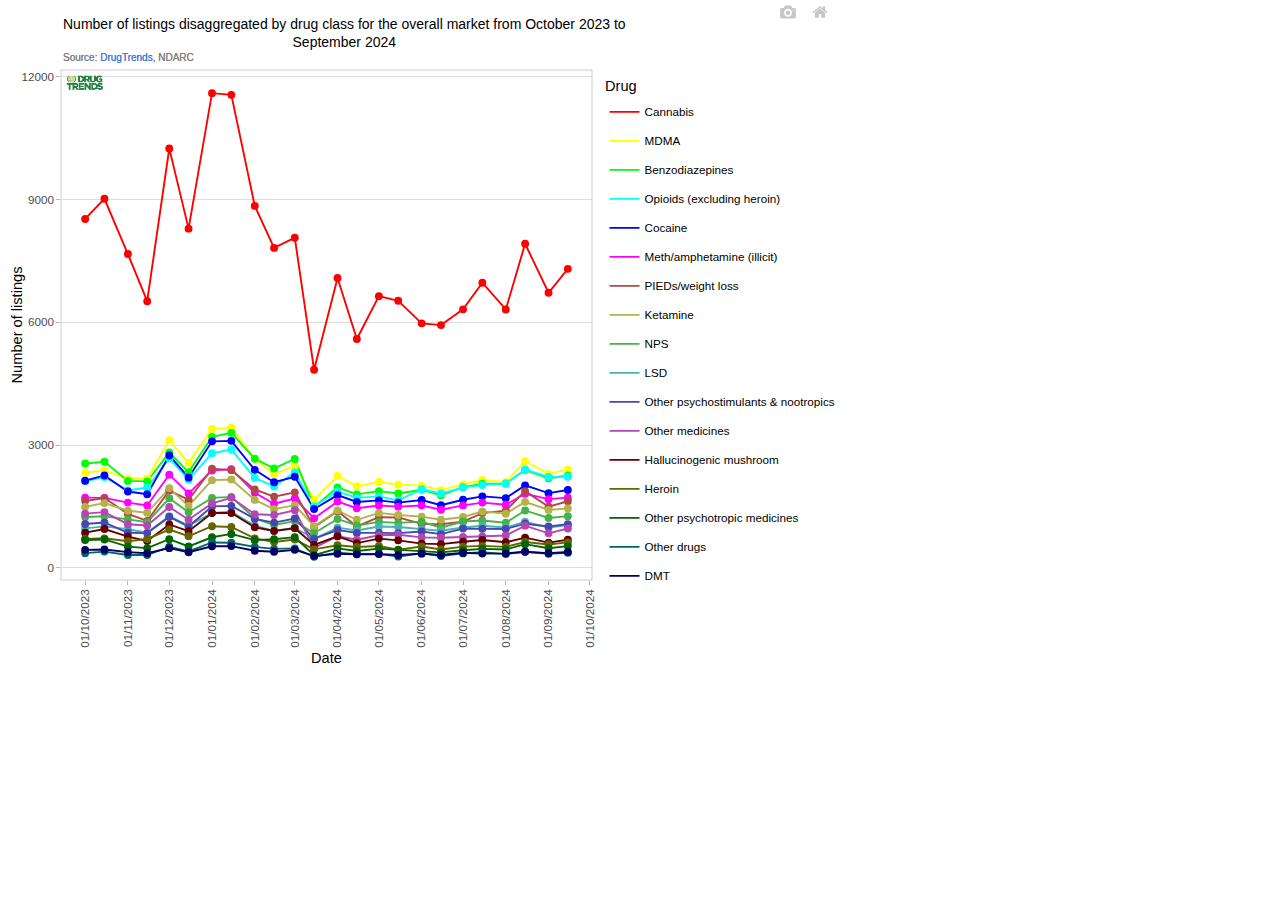
<file: F5.html>
<!DOCTYPE html>
<html lang="en">
<head>
<meta charset="utf-8"/>
<style>body{background-color:white;}</style>
<script src="shared/htmlwidgets-1.6.4/htmlwidgets.js"></script>
<script src="shared/plotly-binding-4.10.4/plotly.js"></script>
<script src="shared/typedarray-0.1/typedarray.min.js"></script>
<script src="shared/jquery-3.5.1/jquery.min.js"></script>
<link href="shared/crosstalk-1.2.1/css/crosstalk.min.css" rel="stylesheet" />
<script src="shared/crosstalk-1.2.1/js/crosstalk.min.js"></script>
<link href="shared/plotly-htmlwidgets-css-2.11.1/plotly-htmlwidgets.css" rel="stylesheet" />
<script src="shared/plotly-main-2.11.1/plotly-latest.min.js"></script>
  <title>Cryptomarkets Oct 2023-Sep 2024, Fig 5</title>
</head>
<body>
<div id="htmlwidget_container">
  <div id="htmlwidget-23b51a7d41149023dc65" style="width:850px;height:680px;" class="plotly html-widget"></div>
</div>
<script type="application/json" data-for="htmlwidget-23b51a7d41149023dc65">{"x":{"data":[{"x":[19631,19645,19662,19676,19692,19706,19723,19737,19754,19768,19783,19797,19814,19828,19844,19858,19875,19889,19905,19919,19936,19950,19967,19981],"y":[8525,9017,7667,6515,10249,8288,11598,11557,8843,7817,8065,4839,7082,5591,6639,6526,5974,5931,6316,6966,6313,7918,6721,7306],"text":"","type":"scatter","mode":"lines","line":{"width":1.8897637795275593,"color":"rgba(255,0,0,1)","dash":"solid"},"hoveron":"points","name":"Cannabis","legendgroup":"Cannabis","showlegend":true,"xaxis":"x","yaxis":"y","hoverinfo":"text","frame":null},{"x":[19631,19645,19662,19676,19692,19706,19723,19737,19754,19768,19783,19797,19814,19828,19844,19858,19875,19889,19905,19919,19936,19950,19967,19981],"y":[2324,2380,2182,2180,3121,2565,3392,3422,2665,2294,2488,1661,2247,1994,2098,2033,2009,1898,2037,2145,2095,2605,2296,2407],"text":"","type":"scatter","mode":"lines","line":{"width":1.8897637795275593,"color":"rgba(255,255,0,1)","dash":"solid"},"hoveron":"points","name":"MDMA","legendgroup":"MDMA","showlegend":true,"xaxis":"x","yaxis":"y","hoverinfo":"text","frame":null},{"x":[19631,19645,19662,19676,19692,19706,19723,19737,19754,19768,19783,19797,19814,19828,19844,19858,19875,19889,19905,19919,19936,19950,19967,19981],"y":[2549,2593,2124,2112,2817,2338,3201,3298,2664,2429,2659,1488,1966,1796,1873,1816,1908,1774,1970,2055,2064,2389,2188,2256],"text":"","type":"scatter","mode":"lines","line":{"width":1.8897637795275593,"color":"rgba(0,255,0,1)","dash":"solid"},"hoveron":"points","name":"Benzodiazepines","legendgroup":"Benzodiazepines","showlegend":true,"xaxis":"x","yaxis":"y","hoverinfo":"text","frame":null},{"x":[19631,19645,19662,19676,19692,19706,19723,19737,19754,19768,19783,19797,19814,19828,19844,19858,19875,19889,19905,19919,19936,19950,19967,19981],"y":[2116,2220,1889,1962,2672,2148,2801,2889,2198,1988,2332,1504,1865,1709,1746,1646,1921,1816,1960,2024,2050,2402,2219,2228],"text":"","type":"scatter","mode":"lines","line":{"width":1.8897637795275593,"color":"rgba(0,255,255,1)","dash":"solid"},"hoveron":"points","name":"Opioids (excluding heroin)","legendgroup":"Opioids (excluding heroin)","showlegend":true,"xaxis":"x","yaxis":"y","hoverinfo":"text","frame":null},{"x":[19631,19645,19662,19676,19692,19706,19723,19737,19754,19768,19783,19797,19814,19828,19844,19858,19875,19889,19905,19919,19936,19950,19967,19981],"y":[2129,2257,1865,1798,2746,2208,3091,3103,2394,2091,2226,1438,1776,1610,1647,1593,1657,1531,1663,1747,1703,2015,1825,1902],"text":"","type":"scatter","mode":"lines","line":{"width":1.8897637795275593,"color":"rgba(0,0,255,1)","dash":"solid"},"hoveron":"points","name":"Cocaine","legendgroup":"Cocaine","showlegend":true,"xaxis":"x","yaxis":"y","hoverinfo":"text","frame":null},{"x":[19631,19645,19662,19676,19692,19706,19723,19737,19754,19768,19783,19797,19814,19828,19844,19858,19875,19889,19905,19919,19936,19950,19967,19981],"y":[1715,1709,1594,1523,2277,1815,2378,2411,1834,1566,1693,1209,1618,1457,1522,1495,1522,1420,1525,1594,1542,1809,1678,1714],"text":"","type":"scatter","mode":"lines","line":{"width":1.8897637795275593,"color":"rgba(255,0,255,1)","dash":"solid"},"hoveron":"points","name":"Meth/amphetamine (illicit)","legendgroup":"Meth/amphetamine (illicit)","showlegend":true,"xaxis":"x","yaxis":"y","hoverinfo":"text","frame":null},{"x":[19631,19645,19662,19676,19692,19706,19723,19737,19754,19768,19783,19797,19814,19828,19844,19858,19875,19889,19905,19919,19936,19950,19967,19981],"y":[1634,1704,1317,1147,1888,1659,2420,2386,1914,1738,1845,994,1382,1012,1237,1231,1074,1066,1128,1337,1396,1875,1492,1626],"text":"","type":"scatter","mode":"lines","line":{"width":1.8897637795275593,"color":"rgba(179,71,71,1)","dash":"solid"},"hoveron":"points","name":"PIEDs/weight loss","legendgroup":"PIEDs/weight loss","showlegend":true,"xaxis":"x","yaxis":"y","hoverinfo":"text","frame":null},{"x":[19631,19645,19662,19676,19692,19706,19723,19737,19754,19768,19783,19797,19814,19828,19844,19858,19875,19889,19905,19919,19936,19950,19967,19981],"y":[1489,1582,1395,1347,1945,1514,2142,2157,1659,1434,1531,1018,1401,1174,1342,1290,1252,1175,1242,1378,1322,1611,1415,1452],"text":"","type":"scatter","mode":"lines","line":{"width":1.8897637795275593,"color":"rgba(179,179,71,1)","dash":"solid"},"hoveron":"points","name":"Ketamine","legendgroup":"Ketamine","showlegend":true,"xaxis":"x","yaxis":"y","hoverinfo":"text","frame":null},{"x":[19631,19645,19662,19676,19692,19706,19723,19737,19754,19768,19783,19797,19814,19828,19844,19858,19875,19889,19905,19919,19936,19950,19967,19981],"y":[1242,1261,1184,1115,1699,1358,1709,1733,1206,1048,1140,846,1194,1034,1122,1098,1130,982,1131,1156,1102,1402,1219,1262],"text":"","type":"scatter","mode":"lines","line":{"width":1.8897637795275593,"color":"rgba(71,179,71,1)","dash":"solid"},"hoveron":"points","name":"NPS","legendgroup":"NPS","showlegend":true,"xaxis":"x","yaxis":"y","hoverinfo":"text","frame":null},{"x":[19631,19645,19662,19676,19692,19706,19723,19737,19754,19768,19783,19797,19814,19828,19844,19858,19875,19889,19905,19919,19936,19950,19967,19981],"y":[965,1012,942,857,1261,1030,1344,1369,1028,903,982,711,981,913,1010,999,947,907,986,1029,984,1127,983,1047],"text":"","type":"scatter","mode":"lines","line":{"width":1.8897637795275593,"color":"rgba(71,179,179,1)","dash":"solid"},"hoveron":"points","name":"LSD","legendgroup":"LSD","showlegend":true,"xaxis":"x","yaxis":"y","hoverinfo":"text","frame":null},{"x":[19631,19645,19662,19676,19692,19706,19723,19737,19754,19768,19783,19797,19814,19828,19844,19858,19875,19889,19905,19919,19936,19950,19967,19981],"y":[1072,1109,857,848,1245,1008,1501,1515,1195,1105,1204,713,923,854,854,848,887,824,958,952,949,1078,1009,1067],"text":"","type":"scatter","mode":"lines","line":{"width":1.8897637795275593,"color":"rgba(71,71,179,1)","dash":"solid"},"hoveron":"points","name":"Other psychostimulants & nootropics","legendgroup":"Other psychostimulants & nootropics","showlegend":true,"xaxis":"x","yaxis":"y","hoverinfo":"text","frame":null},{"x":[19631,19645,19662,19676,19692,19706,19723,19737,19754,19768,19783,19797,19814,19828,19844,19858,19875,19889,19905,19919,19936,19950,19967,19981],"y":[1324,1361,1066,1036,1486,1176,1574,1712,1310,1292,1406,486,772,687,797,809,744,735,752,769,790,1030,843,962],"text":"","type":"scatter","mode":"lines","line":{"width":1.8897637795275593,"color":"rgba(179,71,179,1)","dash":"solid"},"hoveron":"points","name":"Other medicines","legendgroup":"Other medicines","showlegend":true,"xaxis":"x","yaxis":"y","hoverinfo":"text","frame":null},{"x":[19631,19645,19662,19676,19692,19706,19723,19737,19754,19768,19783,19797,19814,19828,19844,19858,19875,19889,19905,19919,19936,19950,19967,19981],"y":[859,949,762,657,1060,896,1339,1341,991,900,968,561,771,605,714,672,592,580,637,681,624,737,616,685],"text":"","type":"scatter","mode":"lines","line":{"width":1.8897637795275593,"color":"rgba(102,0,0,1)","dash":"solid"},"hoveron":"points","name":"Hallucinogenic mushroom","legendgroup":"Hallucinogenic mushroom","showlegend":true,"xaxis":"x","yaxis":"y","hoverinfo":"text","frame":null},{"x":[19631,19645,19662,19676,19692,19706,19723,19737,19754,19768,19783,19797,19814,19828,19844,19858,19875,19889,19905,19919,19936,19950,19967,19981],"y":[703,721,648,705,936,774,1017,997,720,630,690,452,553,508,534,446,520,449,518,537,513,631,571,621],"text":"","type":"scatter","mode":"lines","line":{"width":1.8897637795275593,"color":"rgba(102,102,0,1)","dash":"solid"},"hoveron":"points","name":"Heroin","legendgroup":"Heroin","showlegend":true,"xaxis":"x","yaxis":"y","hoverinfo":"text","frame":null},{"x":[19631,19645,19662,19676,19692,19706,19723,19737,19754,19768,19783,19797,19814,19828,19844,19858,19875,19889,19905,19919,19936,19950,19967,19981],"y":[681,693,517,482,701,522,747,828,676,697,750,308,476,411,470,440,403,377,431,464,448,578,479,531],"text":"","type":"scatter","mode":"lines","line":{"width":1.8897637795275593,"color":"rgba(0,102,0,1)","dash":"solid"},"hoveron":"points","name":"Other psychotropic medicines","legendgroup":"Other psychotropic medicines","showlegend":true,"xaxis":"x","yaxis":"y","hoverinfo":"text","frame":null},{"x":[19631,19645,19662,19676,19692,19706,19723,19737,19754,19768,19783,19797,19814,19828,19844,19858,19875,19889,19905,19919,19936,19950,19967,19981],"y":[359,397,314,312,518,401,620,612,512,463,476,269,368,336,341,275,356,288,352,380,336,393,341,368],"text":"","type":"scatter","mode":"lines","line":{"width":1.8897637795275593,"color":"rgba(0,102,102,1)","dash":"solid"},"hoveron":"points","name":"Other drugs","legendgroup":"Other drugs","showlegend":true,"xaxis":"x","yaxis":"y","hoverinfo":"text","frame":null},{"x":[19631,19645,19662,19676,19692,19706,19723,19737,19754,19768,19783,19797,19814,19828,19844,19858,19875,19889,19905,19919,19936,19950,19967,19981],"y":[439,449,383,356,480,380,528,531,418,393,439,293,343,331,336,315,347,314,367,348,352,392,356,388],"text":"","type":"scatter","mode":"lines","line":{"width":1.8897637795275593,"color":"rgba(0,0,102,1)","dash":"solid"},"hoveron":"points","name":"DMT","legendgroup":"DMT","showlegend":true,"xaxis":"x","yaxis":"y","hoverinfo":"text","frame":null},{"x":[19631,19645,19662,19676,19692,19706,19723,19737,19754,19768,19783,19797,19814,19828,19844,19858,19875,19889,19905,19919,19936,19950,19967,19981],"y":[8525,9017,7667,6515,10249,8288,11598,11557,8843,7817,8065,4839,7082,5591,6639,6526,5974,5931,6316,6966,6313,7918,6721,7306],"text":["2-week snapshot from: 2023-10-01<br>Drug: Cannabis<br>Number of listings (observed): 8525","2-week snapshot from: 2023-10-15<br>Drug: Cannabis<br>Number of listings (observed): 9017","2-week snapshot from: 2023-11-01<br>Drug: Cannabis<br>Number of listings (observed): 7667","2-week snapshot from: 2023-11-15<br>Drug: Cannabis<br>Number of listings (observed): 6515","2-week snapshot from: 2023-12-01<br>Drug: Cannabis<br>Number of listings (observed): 10249","2-week snapshot from: 2023-12-15<br>Drug: Cannabis<br>Number of listings (observed): 8288","2-week snapshot from: 2024-01-01<br>Drug: Cannabis<br>Number of listings (observed): 11598","2-week snapshot from: 2024-01-15<br>Drug: Cannabis<br>Number of listings (observed): 11557","2-week snapshot from: 2024-02-01<br>Drug: Cannabis<br>Number of listings (observed): 8843","2-week snapshot from: 2024-02-15<br>Drug: Cannabis<br>Number of listings (observed): 7817","2-week snapshot from: 2024-03-01<br>Drug: Cannabis<br>Number of listings (observed): 8065","2-week snapshot from: 2024-03-15<br>Drug: Cannabis<br>Number of listings (observed): 4839","2-week snapshot from: 2024-04-01<br>Drug: Cannabis<br>Number of listings (observed): 7082","2-week snapshot from: 2024-04-15<br>Drug: Cannabis<br>Number of listings (observed): 5591","2-week snapshot from: 2024-05-01<br>Drug: Cannabis<br>Number of listings (observed): 6639","2-week snapshot from: 2024-05-15<br>Drug: Cannabis<br>Number of listings (observed): 6526","2-week snapshot from: 2024-06-01<br>Drug: Cannabis<br>Number of listings (observed): 5974","2-week snapshot from: 2024-06-15<br>Drug: Cannabis<br>Number of listings (observed): 5931","2-week snapshot from: 2024-07-01<br>Drug: Cannabis<br>Number of listings (observed): 6316","2-week snapshot from: 2024-07-15<br>Drug: Cannabis<br>Number of listings (observed): 6966","2-week snapshot from: 2024-08-01<br>Drug: Cannabis<br>Number of listings (observed): 6313","2-week snapshot from: 2024-08-15<br>Drug: Cannabis<br>Number of listings (observed): 7918","2-week snapshot from: 2024-09-01<br>Drug: Cannabis<br>Number of listings (observed): 6721","2-week snapshot from: 2024-09-15<br>Drug: Cannabis<br>Number of listings (observed): 7306"],"type":"scatter","mode":"markers","marker":{"autocolorscale":false,"color":"rgba(255,0,0,1)","opacity":1,"size":0,"symbol":"circle","line":{"width":1.8897637795275593,"color":"rgba(255,0,0,1)"}},"hoveron":"points","name":"Cannabis","legendgroup":"Cannabis","showlegend":false,"xaxis":"x","yaxis":"y","hoverinfo":"text","frame":null},{"x":[19631,19645,19662,19676,19692,19706,19723,19737,19754,19768,19783,19797,19814,19828,19844,19858,19875,19889,19905,19919,19936,19950,19967,19981],"y":[2324,2380,2182,2180,3121,2565,3392,3422,2665,2294,2488,1661,2247,1994,2098,2033,2009,1898,2037,2145,2095,2605,2296,2407],"text":["2-week snapshot from: 2023-10-01<br>Drug: MDMA<br>Number of listings (observed): 2324","2-week snapshot from: 2023-10-15<br>Drug: MDMA<br>Number of listings (observed): 2380","2-week snapshot from: 2023-11-01<br>Drug: MDMA<br>Number of listings (observed): 2182","2-week snapshot from: 2023-11-15<br>Drug: MDMA<br>Number of listings (observed): 2180","2-week snapshot from: 2023-12-01<br>Drug: MDMA<br>Number of listings (observed): 3121","2-week snapshot from: 2023-12-15<br>Drug: MDMA<br>Number of listings (observed): 2565","2-week snapshot from: 2024-01-01<br>Drug: MDMA<br>Number of listings (observed): 3392","2-week snapshot from: 2024-01-15<br>Drug: MDMA<br>Number of listings (observed): 3422","2-week snapshot from: 2024-02-01<br>Drug: MDMA<br>Number of listings (observed): 2665","2-week snapshot from: 2024-02-15<br>Drug: MDMA<br>Number of listings (observed): 2294","2-week snapshot from: 2024-03-01<br>Drug: MDMA<br>Number of listings (observed): 2488","2-week snapshot from: 2024-03-15<br>Drug: MDMA<br>Number of listings (observed): 1661","2-week snapshot from: 2024-04-01<br>Drug: MDMA<br>Number of listings (observed): 2247","2-week snapshot from: 2024-04-15<br>Drug: MDMA<br>Number of listings (observed): 1994","2-week snapshot from: 2024-05-01<br>Drug: MDMA<br>Number of listings (observed): 2098","2-week snapshot from: 2024-05-15<br>Drug: MDMA<br>Number of listings (observed): 2033","2-week snapshot from: 2024-06-01<br>Drug: MDMA<br>Number of listings (observed): 2009","2-week snapshot from: 2024-06-15<br>Drug: MDMA<br>Number of listings (observed): 1898","2-week snapshot from: 2024-07-01<br>Drug: MDMA<br>Number of listings (observed): 2037","2-week snapshot from: 2024-07-15<br>Drug: MDMA<br>Number of listings (observed): 2145","2-week snapshot from: 2024-08-01<br>Drug: MDMA<br>Number of listings (observed): 2095","2-week snapshot from: 2024-08-15<br>Drug: MDMA<br>Number of listings (observed): 2605","2-week snapshot from: 2024-09-01<br>Drug: MDMA<br>Number of listings (observed): 2296","2-week snapshot from: 2024-09-15<br>Drug: MDMA<br>Number of listings (observed): 2407"],"type":"scatter","mode":"markers","marker":{"autocolorscale":false,"color":"rgba(255,255,0,1)","opacity":1,"size":0,"symbol":"circle","line":{"width":1.8897637795275593,"color":"rgba(255,255,0,1)"}},"hoveron":"points","name":"MDMA","legendgroup":"MDMA","showlegend":false,"xaxis":"x","yaxis":"y","hoverinfo":"text","frame":null},{"x":[19631,19645,19662,19676,19692,19706,19723,19737,19754,19768,19783,19797,19814,19828,19844,19858,19875,19889,19905,19919,19936,19950,19967,19981],"y":[2549,2593,2124,2112,2817,2338,3201,3298,2664,2429,2659,1488,1966,1796,1873,1816,1908,1774,1970,2055,2064,2389,2188,2256],"text":["2-week snapshot from: 2023-10-01<br>Drug: Benzodiazepines<br>Number of listings (observed): 2549","2-week snapshot from: 2023-10-15<br>Drug: Benzodiazepines<br>Number of listings (observed): 2593","2-week snapshot from: 2023-11-01<br>Drug: Benzodiazepines<br>Number of listings (observed): 2124","2-week snapshot from: 2023-11-15<br>Drug: Benzodiazepines<br>Number of listings (observed): 2112","2-week snapshot from: 2023-12-01<br>Drug: Benzodiazepines<br>Number of listings (observed): 2817","2-week snapshot from: 2023-12-15<br>Drug: Benzodiazepines<br>Number of listings (observed): 2338","2-week snapshot from: 2024-01-01<br>Drug: Benzodiazepines<br>Number of listings (observed): 3201","2-week snapshot from: 2024-01-15<br>Drug: Benzodiazepines<br>Number of listings (observed): 3298","2-week snapshot from: 2024-02-01<br>Drug: Benzodiazepines<br>Number of listings (observed): 2664","2-week snapshot from: 2024-02-15<br>Drug: Benzodiazepines<br>Number of listings (observed): 2429","2-week snapshot from: 2024-03-01<br>Drug: Benzodiazepines<br>Number of listings (observed): 2659","2-week snapshot from: 2024-03-15<br>Drug: Benzodiazepines<br>Number of listings (observed): 1488","2-week snapshot from: 2024-04-01<br>Drug: Benzodiazepines<br>Number of listings (observed): 1966","2-week snapshot from: 2024-04-15<br>Drug: Benzodiazepines<br>Number of listings (observed): 1796","2-week snapshot from: 2024-05-01<br>Drug: Benzodiazepines<br>Number of listings (observed): 1873","2-week snapshot from: 2024-05-15<br>Drug: Benzodiazepines<br>Number of listings (observed): 1816","2-week snapshot from: 2024-06-01<br>Drug: Benzodiazepines<br>Number of listings (observed): 1908","2-week snapshot from: 2024-06-15<br>Drug: Benzodiazepines<br>Number of listings (observed): 1774","2-week snapshot from: 2024-07-01<br>Drug: Benzodiazepines<br>Number of listings (observed): 1970","2-week snapshot from: 2024-07-15<br>Drug: Benzodiazepines<br>Number of listings (observed): 2055","2-week snapshot from: 2024-08-01<br>Drug: Benzodiazepines<br>Number of listings (observed): 2064","2-week snapshot from: 2024-08-15<br>Drug: Benzodiazepines<br>Number of listings (observed): 2389","2-week snapshot from: 2024-09-01<br>Drug: Benzodiazepines<br>Number of listings (observed): 2188","2-week snapshot from: 2024-09-15<br>Drug: Benzodiazepines<br>Number of listings (observed): 2256"],"type":"scatter","mode":"markers","marker":{"autocolorscale":false,"color":"rgba(0,255,0,1)","opacity":1,"size":0,"symbol":"circle","line":{"width":1.8897637795275593,"color":"rgba(0,255,0,1)"}},"hoveron":"points","name":"Benzodiazepines","legendgroup":"Benzodiazepines","showlegend":false,"xaxis":"x","yaxis":"y","hoverinfo":"text","frame":null},{"x":[19631,19645,19662,19676,19692,19706,19723,19737,19754,19768,19783,19797,19814,19828,19844,19858,19875,19889,19905,19919,19936,19950,19967,19981],"y":[2116,2220,1889,1962,2672,2148,2801,2889,2198,1988,2332,1504,1865,1709,1746,1646,1921,1816,1960,2024,2050,2402,2219,2228],"text":["2-week snapshot from: 2023-10-01<br>Drug: Opioids (excluding heroin)<br>Number of listings (observed): 2116","2-week snapshot from: 2023-10-15<br>Drug: Opioids (excluding heroin)<br>Number of listings (observed): 2220","2-week snapshot from: 2023-11-01<br>Drug: Opioids (excluding heroin)<br>Number of listings (observed): 1889","2-week snapshot from: 2023-11-15<br>Drug: Opioids (excluding heroin)<br>Number of listings (observed): 1962","2-week snapshot from: 2023-12-01<br>Drug: Opioids (excluding heroin)<br>Number of listings (observed): 2672","2-week snapshot from: 2023-12-15<br>Drug: Opioids (excluding heroin)<br>Number of listings (observed): 2148","2-week snapshot from: 2024-01-01<br>Drug: Opioids (excluding heroin)<br>Number of listings (observed): 2801","2-week snapshot from: 2024-01-15<br>Drug: Opioids (excluding heroin)<br>Number of listings (observed): 2889","2-week snapshot from: 2024-02-01<br>Drug: Opioids (excluding heroin)<br>Number of listings (observed): 2198","2-week snapshot from: 2024-02-15<br>Drug: Opioids (excluding heroin)<br>Number of listings (observed): 1988","2-week snapshot from: 2024-03-01<br>Drug: Opioids (excluding heroin)<br>Number of listings (observed): 2332","2-week snapshot from: 2024-03-15<br>Drug: Opioids (excluding heroin)<br>Number of listings (observed): 1504","2-week snapshot from: 2024-04-01<br>Drug: Opioids (excluding heroin)<br>Number of listings (observed): 1865","2-week snapshot from: 2024-04-15<br>Drug: Opioids (excluding heroin)<br>Number of listings (observed): 1709","2-week snapshot from: 2024-05-01<br>Drug: Opioids (excluding heroin)<br>Number of listings (observed): 1746","2-week snapshot from: 2024-05-15<br>Drug: Opioids (excluding heroin)<br>Number of listings (observed): 1646","2-week snapshot from: 2024-06-01<br>Drug: Opioids (excluding heroin)<br>Number of listings (observed): 1921","2-week snapshot from: 2024-06-15<br>Drug: Opioids (excluding heroin)<br>Number of listings (observed): 1816","2-week snapshot from: 2024-07-01<br>Drug: Opioids (excluding heroin)<br>Number of listings (observed): 1960","2-week snapshot from: 2024-07-15<br>Drug: Opioids (excluding heroin)<br>Number of listings (observed): 2024","2-week snapshot from: 2024-08-01<br>Drug: Opioids (excluding heroin)<br>Number of listings (observed): 2050","2-week snapshot from: 2024-08-15<br>Drug: Opioids (excluding heroin)<br>Number of listings (observed): 2402","2-week snapshot from: 2024-09-01<br>Drug: Opioids (excluding heroin)<br>Number of listings (observed): 2219","2-week snapshot from: 2024-09-15<br>Drug: Opioids (excluding heroin)<br>Number of listings (observed): 2228"],"type":"scatter","mode":"markers","marker":{"autocolorscale":false,"color":"rgba(0,255,255,1)","opacity":1,"size":0,"symbol":"circle","line":{"width":1.8897637795275593,"color":"rgba(0,255,255,1)"}},"hoveron":"points","name":"Opioids (excluding heroin)","legendgroup":"Opioids (excluding heroin)","showlegend":false,"xaxis":"x","yaxis":"y","hoverinfo":"text","frame":null},{"x":[19631,19645,19662,19676,19692,19706,19723,19737,19754,19768,19783,19797,19814,19828,19844,19858,19875,19889,19905,19919,19936,19950,19967,19981],"y":[2129,2257,1865,1798,2746,2208,3091,3103,2394,2091,2226,1438,1776,1610,1647,1593,1657,1531,1663,1747,1703,2015,1825,1902],"text":["2-week snapshot from: 2023-10-01<br>Drug: Cocaine<br>Number of listings (observed): 2129","2-week snapshot from: 2023-10-15<br>Drug: Cocaine<br>Number of listings (observed): 2257","2-week snapshot from: 2023-11-01<br>Drug: Cocaine<br>Number of listings (observed): 1865","2-week snapshot from: 2023-11-15<br>Drug: Cocaine<br>Number of listings (observed): 1798","2-week snapshot from: 2023-12-01<br>Drug: Cocaine<br>Number of listings (observed): 2746","2-week snapshot from: 2023-12-15<br>Drug: Cocaine<br>Number of listings (observed): 2208","2-week snapshot from: 2024-01-01<br>Drug: Cocaine<br>Number of listings (observed): 3091","2-week snapshot from: 2024-01-15<br>Drug: Cocaine<br>Number of listings (observed): 3103","2-week snapshot from: 2024-02-01<br>Drug: Cocaine<br>Number of listings (observed): 2394","2-week snapshot from: 2024-02-15<br>Drug: Cocaine<br>Number of listings (observed): 2091","2-week snapshot from: 2024-03-01<br>Drug: Cocaine<br>Number of listings (observed): 2226","2-week snapshot from: 2024-03-15<br>Drug: Cocaine<br>Number of listings (observed): 1438","2-week snapshot from: 2024-04-01<br>Drug: Cocaine<br>Number of listings (observed): 1776","2-week snapshot from: 2024-04-15<br>Drug: Cocaine<br>Number of listings (observed): 1610","2-week snapshot from: 2024-05-01<br>Drug: Cocaine<br>Number of listings (observed): 1647","2-week snapshot from: 2024-05-15<br>Drug: Cocaine<br>Number of listings (observed): 1593","2-week snapshot from: 2024-06-01<br>Drug: Cocaine<br>Number of listings (observed): 1657","2-week snapshot from: 2024-06-15<br>Drug: Cocaine<br>Number of listings (observed): 1531","2-week snapshot from: 2024-07-01<br>Drug: Cocaine<br>Number of listings (observed): 1663","2-week snapshot from: 2024-07-15<br>Drug: Cocaine<br>Number of listings (observed): 1747","2-week snapshot from: 2024-08-01<br>Drug: Cocaine<br>Number of listings (observed): 1703","2-week snapshot from: 2024-08-15<br>Drug: Cocaine<br>Number of listings (observed): 2015","2-week snapshot from: 2024-09-01<br>Drug: Cocaine<br>Number of listings (observed): 1825","2-week snapshot from: 2024-09-15<br>Drug: Cocaine<br>Number of listings (observed): 1902"],"type":"scatter","mode":"markers","marker":{"autocolorscale":false,"color":"rgba(0,0,255,1)","opacity":1,"size":0,"symbol":"circle","line":{"width":1.8897637795275593,"color":"rgba(0,0,255,1)"}},"hoveron":"points","name":"Cocaine","legendgroup":"Cocaine","showlegend":false,"xaxis":"x","yaxis":"y","hoverinfo":"text","frame":null},{"x":[19631,19645,19662,19676,19692,19706,19723,19737,19754,19768,19783,19797,19814,19828,19844,19858,19875,19889,19905,19919,19936,19950,19967,19981],"y":[1715,1709,1594,1523,2277,1815,2378,2411,1834,1566,1693,1209,1618,1457,1522,1495,1522,1420,1525,1594,1542,1809,1678,1714],"text":["2-week snapshot from: 2023-10-01<br>Drug: Meth/amphetamine (illicit)<br>Number of listings (observed): 1715","2-week snapshot from: 2023-10-15<br>Drug: Meth/amphetamine (illicit)<br>Number of listings (observed): 1709","2-week snapshot from: 2023-11-01<br>Drug: Meth/amphetamine (illicit)<br>Number of listings (observed): 1594","2-week snapshot from: 2023-11-15<br>Drug: Meth/amphetamine (illicit)<br>Number of listings (observed): 1523","2-week snapshot from: 2023-12-01<br>Drug: Meth/amphetamine (illicit)<br>Number of listings (observed): 2277","2-week snapshot from: 2023-12-15<br>Drug: Meth/amphetamine (illicit)<br>Number of listings (observed): 1815","2-week snapshot from: 2024-01-01<br>Drug: Meth/amphetamine (illicit)<br>Number of listings (observed): 2378","2-week snapshot from: 2024-01-15<br>Drug: Meth/amphetamine (illicit)<br>Number of listings (observed): 2411","2-week snapshot from: 2024-02-01<br>Drug: Meth/amphetamine (illicit)<br>Number of listings (observed): 1834","2-week snapshot from: 2024-02-15<br>Drug: Meth/amphetamine (illicit)<br>Number of listings (observed): 1566","2-week snapshot from: 2024-03-01<br>Drug: Meth/amphetamine (illicit)<br>Number of listings (observed): 1693","2-week snapshot from: 2024-03-15<br>Drug: Meth/amphetamine (illicit)<br>Number of listings (observed): 1209","2-week snapshot from: 2024-04-01<br>Drug: Meth/amphetamine (illicit)<br>Number of listings (observed): 1618","2-week snapshot from: 2024-04-15<br>Drug: Meth/amphetamine (illicit)<br>Number of listings (observed): 1457","2-week snapshot from: 2024-05-01<br>Drug: Meth/amphetamine (illicit)<br>Number of listings (observed): 1522","2-week snapshot from: 2024-05-15<br>Drug: Meth/amphetamine (illicit)<br>Number of listings (observed): 1495","2-week snapshot from: 2024-06-01<br>Drug: Meth/amphetamine (illicit)<br>Number of listings (observed): 1522","2-week snapshot from: 2024-06-15<br>Drug: Meth/amphetamine (illicit)<br>Number of listings (observed): 1420","2-week snapshot from: 2024-07-01<br>Drug: Meth/amphetamine (illicit)<br>Number of listings (observed): 1525","2-week snapshot from: 2024-07-15<br>Drug: Meth/amphetamine (illicit)<br>Number of listings (observed): 1594","2-week snapshot from: 2024-08-01<br>Drug: Meth/amphetamine (illicit)<br>Number of listings (observed): 1542","2-week snapshot from: 2024-08-15<br>Drug: Meth/amphetamine (illicit)<br>Number of listings (observed): 1809","2-week snapshot from: 2024-09-01<br>Drug: Meth/amphetamine (illicit)<br>Number of listings (observed): 1678","2-week snapshot from: 2024-09-15<br>Drug: Meth/amphetamine (illicit)<br>Number of listings (observed): 1714"],"type":"scatter","mode":"markers","marker":{"autocolorscale":false,"color":"rgba(255,0,255,1)","opacity":1,"size":0,"symbol":"circle","line":{"width":1.8897637795275593,"color":"rgba(255,0,255,1)"}},"hoveron":"points","name":"Meth/amphetamine (illicit)","legendgroup":"Meth/amphetamine (illicit)","showlegend":false,"xaxis":"x","yaxis":"y","hoverinfo":"text","frame":null},{"x":[19631,19645,19662,19676,19692,19706,19723,19737,19754,19768,19783,19797,19814,19828,19844,19858,19875,19889,19905,19919,19936,19950,19967,19981],"y":[1634,1704,1317,1147,1888,1659,2420,2386,1914,1738,1845,994,1382,1012,1237,1231,1074,1066,1128,1337,1396,1875,1492,1626],"text":["2-week snapshot from: 2023-10-01<br>Drug: PIEDs/weight loss<br>Number of listings (observed): 1634","2-week snapshot from: 2023-10-15<br>Drug: PIEDs/weight loss<br>Number of listings (observed): 1704","2-week snapshot from: 2023-11-01<br>Drug: PIEDs/weight loss<br>Number of listings (observed): 1317","2-week snapshot from: 2023-11-15<br>Drug: PIEDs/weight loss<br>Number of listings (observed): 1147","2-week snapshot from: 2023-12-01<br>Drug: PIEDs/weight loss<br>Number of listings (observed): 1888","2-week snapshot from: 2023-12-15<br>Drug: PIEDs/weight loss<br>Number of listings (observed): 1659","2-week snapshot from: 2024-01-01<br>Drug: PIEDs/weight loss<br>Number of listings (observed): 2420","2-week snapshot from: 2024-01-15<br>Drug: PIEDs/weight loss<br>Number of listings (observed): 2386","2-week snapshot from: 2024-02-01<br>Drug: PIEDs/weight loss<br>Number of listings (observed): 1914","2-week snapshot from: 2024-02-15<br>Drug: PIEDs/weight loss<br>Number of listings (observed): 1738","2-week snapshot from: 2024-03-01<br>Drug: PIEDs/weight loss<br>Number of listings (observed): 1845","2-week snapshot from: 2024-03-15<br>Drug: PIEDs/weight loss<br>Number of listings (observed): 994","2-week snapshot from: 2024-04-01<br>Drug: PIEDs/weight loss<br>Number of listings (observed): 1382","2-week snapshot from: 2024-04-15<br>Drug: PIEDs/weight loss<br>Number of listings (observed): 1012","2-week snapshot from: 2024-05-01<br>Drug: PIEDs/weight loss<br>Number of listings (observed): 1237","2-week snapshot from: 2024-05-15<br>Drug: PIEDs/weight loss<br>Number of listings (observed): 1231","2-week snapshot from: 2024-06-01<br>Drug: PIEDs/weight loss<br>Number of listings (observed): 1074","2-week snapshot from: 2024-06-15<br>Drug: PIEDs/weight loss<br>Number of listings (observed): 1066","2-week snapshot from: 2024-07-01<br>Drug: PIEDs/weight loss<br>Number of listings (observed): 1128","2-week snapshot from: 2024-07-15<br>Drug: PIEDs/weight loss<br>Number of listings (observed): 1337","2-week snapshot from: 2024-08-01<br>Drug: PIEDs/weight loss<br>Number of listings (observed): 1396","2-week snapshot from: 2024-08-15<br>Drug: PIEDs/weight loss<br>Number of listings (observed): 1875","2-week snapshot from: 2024-09-01<br>Drug: PIEDs/weight loss<br>Number of listings (observed): 1492","2-week snapshot from: 2024-09-15<br>Drug: PIEDs/weight loss<br>Number of listings (observed): 1626"],"type":"scatter","mode":"markers","marker":{"autocolorscale":false,"color":"rgba(179,71,71,1)","opacity":1,"size":0,"symbol":"circle","line":{"width":1.8897637795275593,"color":"rgba(179,71,71,1)"}},"hoveron":"points","name":"PIEDs/weight loss","legendgroup":"PIEDs/weight loss","showlegend":false,"xaxis":"x","yaxis":"y","hoverinfo":"text","frame":null},{"x":[19631,19645,19662,19676,19692,19706,19723,19737,19754,19768,19783,19797,19814,19828,19844,19858,19875,19889,19905,19919,19936,19950,19967,19981],"y":[1489,1582,1395,1347,1945,1514,2142,2157,1659,1434,1531,1018,1401,1174,1342,1290,1252,1175,1242,1378,1322,1611,1415,1452],"text":["2-week snapshot from: 2023-10-01<br>Drug: Ketamine<br>Number of listings (observed): 1489","2-week snapshot from: 2023-10-15<br>Drug: Ketamine<br>Number of listings (observed): 1582","2-week snapshot from: 2023-11-01<br>Drug: Ketamine<br>Number of listings (observed): 1395","2-week snapshot from: 2023-11-15<br>Drug: Ketamine<br>Number of listings (observed): 1347","2-week snapshot from: 2023-12-01<br>Drug: Ketamine<br>Number of listings (observed): 1945","2-week snapshot from: 2023-12-15<br>Drug: Ketamine<br>Number of listings (observed): 1514","2-week snapshot from: 2024-01-01<br>Drug: Ketamine<br>Number of listings (observed): 2142","2-week snapshot from: 2024-01-15<br>Drug: Ketamine<br>Number of listings (observed): 2157","2-week snapshot from: 2024-02-01<br>Drug: Ketamine<br>Number of listings (observed): 1659","2-week snapshot from: 2024-02-15<br>Drug: Ketamine<br>Number of listings (observed): 1434","2-week snapshot from: 2024-03-01<br>Drug: Ketamine<br>Number of listings (observed): 1531","2-week snapshot from: 2024-03-15<br>Drug: Ketamine<br>Number of listings (observed): 1018","2-week snapshot from: 2024-04-01<br>Drug: Ketamine<br>Number of listings (observed): 1401","2-week snapshot from: 2024-04-15<br>Drug: Ketamine<br>Number of listings (observed): 1174","2-week snapshot from: 2024-05-01<br>Drug: Ketamine<br>Number of listings (observed): 1342","2-week snapshot from: 2024-05-15<br>Drug: Ketamine<br>Number of listings (observed): 1290","2-week snapshot from: 2024-06-01<br>Drug: Ketamine<br>Number of listings (observed): 1252","2-week snapshot from: 2024-06-15<br>Drug: Ketamine<br>Number of listings (observed): 1175","2-week snapshot from: 2024-07-01<br>Drug: Ketamine<br>Number of listings (observed): 1242","2-week snapshot from: 2024-07-15<br>Drug: Ketamine<br>Number of listings (observed): 1378","2-week snapshot from: 2024-08-01<br>Drug: Ketamine<br>Number of listings (observed): 1322","2-week snapshot from: 2024-08-15<br>Drug: Ketamine<br>Number of listings (observed): 1611","2-week snapshot from: 2024-09-01<br>Drug: Ketamine<br>Number of listings (observed): 1415","2-week snapshot from: 2024-09-15<br>Drug: Ketamine<br>Number of listings (observed): 1452"],"type":"scatter","mode":"markers","marker":{"autocolorscale":false,"color":"rgba(179,179,71,1)","opacity":1,"size":0,"symbol":"circle","line":{"width":1.8897637795275593,"color":"rgba(179,179,71,1)"}},"hoveron":"points","name":"Ketamine","legendgroup":"Ketamine","showlegend":false,"xaxis":"x","yaxis":"y","hoverinfo":"text","frame":null},{"x":[19631,19645,19662,19676,19692,19706,19723,19737,19754,19768,19783,19797,19814,19828,19844,19858,19875,19889,19905,19919,19936,19950,19967,19981],"y":[1242,1261,1184,1115,1699,1358,1709,1733,1206,1048,1140,846,1194,1034,1122,1098,1130,982,1131,1156,1102,1402,1219,1262],"text":["2-week snapshot from: 2023-10-01<br>Drug: NPS<br>Number of listings (observed): 1242","2-week snapshot from: 2023-10-15<br>Drug: NPS<br>Number of listings (observed): 1261","2-week snapshot from: 2023-11-01<br>Drug: NPS<br>Number of listings (observed): 1184","2-week snapshot from: 2023-11-15<br>Drug: NPS<br>Number of listings (observed): 1115","2-week snapshot from: 2023-12-01<br>Drug: NPS<br>Number of listings (observed): 1699","2-week snapshot from: 2023-12-15<br>Drug: NPS<br>Number of listings (observed): 1358","2-week snapshot from: 2024-01-01<br>Drug: NPS<br>Number of listings (observed): 1709","2-week snapshot from: 2024-01-15<br>Drug: NPS<br>Number of listings (observed): 1733","2-week snapshot from: 2024-02-01<br>Drug: NPS<br>Number of listings (observed): 1206","2-week snapshot from: 2024-02-15<br>Drug: NPS<br>Number of listings (observed): 1048","2-week snapshot from: 2024-03-01<br>Drug: NPS<br>Number of listings (observed): 1140","2-week snapshot from: 2024-03-15<br>Drug: NPS<br>Number of listings (observed): 846","2-week snapshot from: 2024-04-01<br>Drug: NPS<br>Number of listings (observed): 1194","2-week snapshot from: 2024-04-15<br>Drug: NPS<br>Number of listings (observed): 1034","2-week snapshot from: 2024-05-01<br>Drug: NPS<br>Number of listings (observed): 1122","2-week snapshot from: 2024-05-15<br>Drug: NPS<br>Number of listings (observed): 1098","2-week snapshot from: 2024-06-01<br>Drug: NPS<br>Number of listings (observed): 1130","2-week snapshot from: 2024-06-15<br>Drug: NPS<br>Number of listings (observed): 982","2-week snapshot from: 2024-07-01<br>Drug: NPS<br>Number of listings (observed): 1131","2-week snapshot from: 2024-07-15<br>Drug: NPS<br>Number of listings (observed): 1156","2-week snapshot from: 2024-08-01<br>Drug: NPS<br>Number of listings (observed): 1102","2-week snapshot from: 2024-08-15<br>Drug: NPS<br>Number of listings (observed): 1402","2-week snapshot from: 2024-09-01<br>Drug: NPS<br>Number of listings (observed): 1219","2-week snapshot from: 2024-09-15<br>Drug: NPS<br>Number of listings (observed): 1262"],"type":"scatter","mode":"markers","marker":{"autocolorscale":false,"color":"rgba(71,179,71,1)","opacity":1,"size":0,"symbol":"circle","line":{"width":1.8897637795275593,"color":"rgba(71,179,71,1)"}},"hoveron":"points","name":"NPS","legendgroup":"NPS","showlegend":false,"xaxis":"x","yaxis":"y","hoverinfo":"text","frame":null},{"x":[19631,19645,19662,19676,19692,19706,19723,19737,19754,19768,19783,19797,19814,19828,19844,19858,19875,19889,19905,19919,19936,19950,19967,19981],"y":[965,1012,942,857,1261,1030,1344,1369,1028,903,982,711,981,913,1010,999,947,907,986,1029,984,1127,983,1047],"text":["2-week snapshot from: 2023-10-01<br>Drug: LSD<br>Number of listings (observed): 965","2-week snapshot from: 2023-10-15<br>Drug: LSD<br>Number of listings (observed): 1012","2-week snapshot from: 2023-11-01<br>Drug: LSD<br>Number of listings (observed): 942","2-week snapshot from: 2023-11-15<br>Drug: LSD<br>Number of listings (observed): 857","2-week snapshot from: 2023-12-01<br>Drug: LSD<br>Number of listings (observed): 1261","2-week snapshot from: 2023-12-15<br>Drug: LSD<br>Number of listings (observed): 1030","2-week snapshot from: 2024-01-01<br>Drug: LSD<br>Number of listings (observed): 1344","2-week snapshot from: 2024-01-15<br>Drug: LSD<br>Number of listings (observed): 1369","2-week snapshot from: 2024-02-01<br>Drug: LSD<br>Number of listings (observed): 1028","2-week snapshot from: 2024-02-15<br>Drug: LSD<br>Number of listings (observed): 903","2-week snapshot from: 2024-03-01<br>Drug: LSD<br>Number of listings (observed): 982","2-week snapshot from: 2024-03-15<br>Drug: LSD<br>Number of listings (observed): 711","2-week snapshot from: 2024-04-01<br>Drug: LSD<br>Number of listings (observed): 981","2-week snapshot from: 2024-04-15<br>Drug: LSD<br>Number of listings (observed): 913","2-week snapshot from: 2024-05-01<br>Drug: LSD<br>Number of listings (observed): 1010","2-week snapshot from: 2024-05-15<br>Drug: LSD<br>Number of listings (observed): 999","2-week snapshot from: 2024-06-01<br>Drug: LSD<br>Number of listings (observed): 947","2-week snapshot from: 2024-06-15<br>Drug: LSD<br>Number of listings (observed): 907","2-week snapshot from: 2024-07-01<br>Drug: LSD<br>Number of listings (observed): 986","2-week snapshot from: 2024-07-15<br>Drug: LSD<br>Number of listings (observed): 1029","2-week snapshot from: 2024-08-01<br>Drug: LSD<br>Number of listings (observed): 984","2-week snapshot from: 2024-08-15<br>Drug: LSD<br>Number of listings (observed): 1127","2-week snapshot from: 2024-09-01<br>Drug: LSD<br>Number of listings (observed): 983","2-week snapshot from: 2024-09-15<br>Drug: LSD<br>Number of listings (observed): 1047"],"type":"scatter","mode":"markers","marker":{"autocolorscale":false,"color":"rgba(71,179,179,1)","opacity":1,"size":0,"symbol":"circle","line":{"width":1.8897637795275593,"color":"rgba(71,179,179,1)"}},"hoveron":"points","name":"LSD","legendgroup":"LSD","showlegend":false,"xaxis":"x","yaxis":"y","hoverinfo":"text","frame":null},{"x":[19631,19645,19662,19676,19692,19706,19723,19737,19754,19768,19783,19797,19814,19828,19844,19858,19875,19889,19905,19919,19936,19950,19967,19981],"y":[1072,1109,857,848,1245,1008,1501,1515,1195,1105,1204,713,923,854,854,848,887,824,958,952,949,1078,1009,1067],"text":["2-week snapshot from: 2023-10-01<br>Drug: Other psychostimulants & nootropics<br>Number of listings (observed): 1072","2-week snapshot from: 2023-10-15<br>Drug: Other psychostimulants & nootropics<br>Number of listings (observed): 1109","2-week snapshot from: 2023-11-01<br>Drug: Other psychostimulants & nootropics<br>Number of listings (observed): 857","2-week snapshot from: 2023-11-15<br>Drug: Other psychostimulants & nootropics<br>Number of listings (observed): 848","2-week snapshot from: 2023-12-01<br>Drug: Other psychostimulants & nootropics<br>Number of listings (observed): 1245","2-week snapshot from: 2023-12-15<br>Drug: Other psychostimulants & nootropics<br>Number of listings (observed): 1008","2-week snapshot from: 2024-01-01<br>Drug: Other psychostimulants & nootropics<br>Number of listings (observed): 1501","2-week snapshot from: 2024-01-15<br>Drug: Other psychostimulants & nootropics<br>Number of listings (observed): 1515","2-week snapshot from: 2024-02-01<br>Drug: Other psychostimulants & nootropics<br>Number of listings (observed): 1195","2-week snapshot from: 2024-02-15<br>Drug: Other psychostimulants & nootropics<br>Number of listings (observed): 1105","2-week snapshot from: 2024-03-01<br>Drug: Other psychostimulants & nootropics<br>Number of listings (observed): 1204","2-week snapshot from: 2024-03-15<br>Drug: Other psychostimulants & nootropics<br>Number of listings (observed): 713","2-week snapshot from: 2024-04-01<br>Drug: Other psychostimulants & nootropics<br>Number of listings (observed): 923","2-week snapshot from: 2024-04-15<br>Drug: Other psychostimulants & nootropics<br>Number of listings (observed): 854","2-week snapshot from: 2024-05-01<br>Drug: Other psychostimulants & nootropics<br>Number of listings (observed): 854","2-week snapshot from: 2024-05-15<br>Drug: Other psychostimulants & nootropics<br>Number of listings (observed): 848","2-week snapshot from: 2024-06-01<br>Drug: Other psychostimulants & nootropics<br>Number of listings (observed): 887","2-week snapshot from: 2024-06-15<br>Drug: Other psychostimulants & nootropics<br>Number of listings (observed): 824","2-week snapshot from: 2024-07-01<br>Drug: Other psychostimulants & nootropics<br>Number of listings (observed): 958","2-week snapshot from: 2024-07-15<br>Drug: Other psychostimulants & nootropics<br>Number of listings (observed): 952","2-week snapshot from: 2024-08-01<br>Drug: Other psychostimulants & nootropics<br>Number of listings (observed): 949","2-week snapshot from: 2024-08-15<br>Drug: Other psychostimulants & nootropics<br>Number of listings (observed): 1078","2-week snapshot from: 2024-09-01<br>Drug: Other psychostimulants & nootropics<br>Number of listings (observed): 1009","2-week snapshot from: 2024-09-15<br>Drug: Other psychostimulants & nootropics<br>Number of listings (observed): 1067"],"type":"scatter","mode":"markers","marker":{"autocolorscale":false,"color":"rgba(71,71,179,1)","opacity":1,"size":0,"symbol":"circle","line":{"width":1.8897637795275593,"color":"rgba(71,71,179,1)"}},"hoveron":"points","name":"Other psychostimulants & nootropics","legendgroup":"Other psychostimulants & nootropics","showlegend":false,"xaxis":"x","yaxis":"y","hoverinfo":"text","frame":null},{"x":[19631,19645,19662,19676,19692,19706,19723,19737,19754,19768,19783,19797,19814,19828,19844,19858,19875,19889,19905,19919,19936,19950,19967,19981],"y":[1324,1361,1066,1036,1486,1176,1574,1712,1310,1292,1406,486,772,687,797,809,744,735,752,769,790,1030,843,962],"text":["2-week snapshot from: 2023-10-01<br>Drug: Other medicines<br>Number of listings (observed): 1324","2-week snapshot from: 2023-10-15<br>Drug: Other medicines<br>Number of listings (observed): 1361","2-week snapshot from: 2023-11-01<br>Drug: Other medicines<br>Number of listings (observed): 1066","2-week snapshot from: 2023-11-15<br>Drug: Other medicines<br>Number of listings (observed): 1036","2-week snapshot from: 2023-12-01<br>Drug: Other medicines<br>Number of listings (observed): 1486","2-week snapshot from: 2023-12-15<br>Drug: Other medicines<br>Number of listings (observed): 1176","2-week snapshot from: 2024-01-01<br>Drug: Other medicines<br>Number of listings (observed): 1574","2-week snapshot from: 2024-01-15<br>Drug: Other medicines<br>Number of listings (observed): 1712","2-week snapshot from: 2024-02-01<br>Drug: Other medicines<br>Number of listings (observed): 1310","2-week snapshot from: 2024-02-15<br>Drug: Other medicines<br>Number of listings (observed): 1292","2-week snapshot from: 2024-03-01<br>Drug: Other medicines<br>Number of listings (observed): 1406","2-week snapshot from: 2024-03-15<br>Drug: Other medicines<br>Number of listings (observed): 486","2-week snapshot from: 2024-04-01<br>Drug: Other medicines<br>Number of listings (observed): 772","2-week snapshot from: 2024-04-15<br>Drug: Other medicines<br>Number of listings (observed): 687","2-week snapshot from: 2024-05-01<br>Drug: Other medicines<br>Number of listings (observed): 797","2-week snapshot from: 2024-05-15<br>Drug: Other medicines<br>Number of listings (observed): 809","2-week snapshot from: 2024-06-01<br>Drug: Other medicines<br>Number of listings (observed): 744","2-week snapshot from: 2024-06-15<br>Drug: Other medicines<br>Number of listings (observed): 735","2-week snapshot from: 2024-07-01<br>Drug: Other medicines<br>Number of listings (observed): 752","2-week snapshot from: 2024-07-15<br>Drug: Other medicines<br>Number of listings (observed): 769","2-week snapshot from: 2024-08-01<br>Drug: Other medicines<br>Number of listings (observed): 790","2-week snapshot from: 2024-08-15<br>Drug: Other medicines<br>Number of listings (observed): 1030","2-week snapshot from: 2024-09-01<br>Drug: Other medicines<br>Number of listings (observed): 843","2-week snapshot from: 2024-09-15<br>Drug: Other medicines<br>Number of listings (observed): 962"],"type":"scatter","mode":"markers","marker":{"autocolorscale":false,"color":"rgba(179,71,179,1)","opacity":1,"size":0,"symbol":"circle","line":{"width":1.8897637795275593,"color":"rgba(179,71,179,1)"}},"hoveron":"points","name":"Other medicines","legendgroup":"Other medicines","showlegend":false,"xaxis":"x","yaxis":"y","hoverinfo":"text","frame":null},{"x":[19631,19645,19662,19676,19692,19706,19723,19737,19754,19768,19783,19797,19814,19828,19844,19858,19875,19889,19905,19919,19936,19950,19967,19981],"y":[859,949,762,657,1060,896,1339,1341,991,900,968,561,771,605,714,672,592,580,637,681,624,737,616,685],"text":["2-week snapshot from: 2023-10-01<br>Drug: Hallucinogenic mushroom<br>Number of listings (observed): 859","2-week snapshot from: 2023-10-15<br>Drug: Hallucinogenic mushroom<br>Number of listings (observed): 949","2-week snapshot from: 2023-11-01<br>Drug: Hallucinogenic mushroom<br>Number of listings (observed): 762","2-week snapshot from: 2023-11-15<br>Drug: Hallucinogenic mushroom<br>Number of listings (observed): 657","2-week snapshot from: 2023-12-01<br>Drug: Hallucinogenic mushroom<br>Number of listings (observed): 1060","2-week snapshot from: 2023-12-15<br>Drug: Hallucinogenic mushroom<br>Number of listings (observed): 896","2-week snapshot from: 2024-01-01<br>Drug: Hallucinogenic mushroom<br>Number of listings (observed): 1339","2-week snapshot from: 2024-01-15<br>Drug: Hallucinogenic mushroom<br>Number of listings (observed): 1341","2-week snapshot from: 2024-02-01<br>Drug: Hallucinogenic mushroom<br>Number of listings (observed): 991","2-week snapshot from: 2024-02-15<br>Drug: Hallucinogenic mushroom<br>Number of listings (observed): 900","2-week snapshot from: 2024-03-01<br>Drug: Hallucinogenic mushroom<br>Number of listings (observed): 968","2-week snapshot from: 2024-03-15<br>Drug: Hallucinogenic mushroom<br>Number of listings (observed): 561","2-week snapshot from: 2024-04-01<br>Drug: Hallucinogenic mushroom<br>Number of listings (observed): 771","2-week snapshot from: 2024-04-15<br>Drug: Hallucinogenic mushroom<br>Number of listings (observed): 605","2-week snapshot from: 2024-05-01<br>Drug: Hallucinogenic mushroom<br>Number of listings (observed): 714","2-week snapshot from: 2024-05-15<br>Drug: Hallucinogenic mushroom<br>Number of listings (observed): 672","2-week snapshot from: 2024-06-01<br>Drug: Hallucinogenic mushroom<br>Number of listings (observed): 592","2-week snapshot from: 2024-06-15<br>Drug: Hallucinogenic mushroom<br>Number of listings (observed): 580","2-week snapshot from: 2024-07-01<br>Drug: Hallucinogenic mushroom<br>Number of listings (observed): 637","2-week snapshot from: 2024-07-15<br>Drug: Hallucinogenic mushroom<br>Number of listings (observed): 681","2-week snapshot from: 2024-08-01<br>Drug: Hallucinogenic mushroom<br>Number of listings (observed): 624","2-week snapshot from: 2024-08-15<br>Drug: Hallucinogenic mushroom<br>Number of listings (observed): 737","2-week snapshot from: 2024-09-01<br>Drug: Hallucinogenic mushroom<br>Number of listings (observed): 616","2-week snapshot from: 2024-09-15<br>Drug: Hallucinogenic mushroom<br>Number of listings (observed): 685"],"type":"scatter","mode":"markers","marker":{"autocolorscale":false,"color":"rgba(102,0,0,1)","opacity":1,"size":0,"symbol":"circle","line":{"width":1.8897637795275593,"color":"rgba(102,0,0,1)"}},"hoveron":"points","name":"Hallucinogenic mushroom","legendgroup":"Hallucinogenic mushroom","showlegend":false,"xaxis":"x","yaxis":"y","hoverinfo":"text","frame":null},{"x":[19631,19645,19662,19676,19692,19706,19723,19737,19754,19768,19783,19797,19814,19828,19844,19858,19875,19889,19905,19919,19936,19950,19967,19981],"y":[703,721,648,705,936,774,1017,997,720,630,690,452,553,508,534,446,520,449,518,537,513,631,571,621],"text":["2-week snapshot from: 2023-10-01<br>Drug: Heroin<br>Number of listings (observed): 703","2-week snapshot from: 2023-10-15<br>Drug: Heroin<br>Number of listings (observed): 721","2-week snapshot from: 2023-11-01<br>Drug: Heroin<br>Number of listings (observed): 648","2-week snapshot from: 2023-11-15<br>Drug: Heroin<br>Number of listings (observed): 705","2-week snapshot from: 2023-12-01<br>Drug: Heroin<br>Number of listings (observed): 936","2-week snapshot from: 2023-12-15<br>Drug: Heroin<br>Number of listings (observed): 774","2-week snapshot from: 2024-01-01<br>Drug: Heroin<br>Number of listings (observed): 1017","2-week snapshot from: 2024-01-15<br>Drug: Heroin<br>Number of listings (observed): 997","2-week snapshot from: 2024-02-01<br>Drug: Heroin<br>Number of listings (observed): 720","2-week snapshot from: 2024-02-15<br>Drug: Heroin<br>Number of listings (observed): 630","2-week snapshot from: 2024-03-01<br>Drug: Heroin<br>Number of listings (observed): 690","2-week snapshot from: 2024-03-15<br>Drug: Heroin<br>Number of listings (observed): 452","2-week snapshot from: 2024-04-01<br>Drug: Heroin<br>Number of listings (observed): 553","2-week snapshot from: 2024-04-15<br>Drug: Heroin<br>Number of listings (observed): 508","2-week snapshot from: 2024-05-01<br>Drug: Heroin<br>Number of listings (observed): 534","2-week snapshot from: 2024-05-15<br>Drug: Heroin<br>Number of listings (observed): 446","2-week snapshot from: 2024-06-01<br>Drug: Heroin<br>Number of listings (observed): 520","2-week snapshot from: 2024-06-15<br>Drug: Heroin<br>Number of listings (observed): 449","2-week snapshot from: 2024-07-01<br>Drug: Heroin<br>Number of listings (observed): 518","2-week snapshot from: 2024-07-15<br>Drug: Heroin<br>Number of listings (observed): 537","2-week snapshot from: 2024-08-01<br>Drug: Heroin<br>Number of listings (observed): 513","2-week snapshot from: 2024-08-15<br>Drug: Heroin<br>Number of listings (observed): 631","2-week snapshot from: 2024-09-01<br>Drug: Heroin<br>Number of listings (observed): 571","2-week snapshot from: 2024-09-15<br>Drug: Heroin<br>Number of listings (observed): 621"],"type":"scatter","mode":"markers","marker":{"autocolorscale":false,"color":"rgba(102,102,0,1)","opacity":1,"size":0,"symbol":"circle","line":{"width":1.8897637795275593,"color":"rgba(102,102,0,1)"}},"hoveron":"points","name":"Heroin","legendgroup":"Heroin","showlegend":false,"xaxis":"x","yaxis":"y","hoverinfo":"text","frame":null},{"x":[19631,19645,19662,19676,19692,19706,19723,19737,19754,19768,19783,19797,19814,19828,19844,19858,19875,19889,19905,19919,19936,19950,19967,19981],"y":[681,693,517,482,701,522,747,828,676,697,750,308,476,411,470,440,403,377,431,464,448,578,479,531],"text":["2-week snapshot from: 2023-10-01<br>Drug: Other psychotropic medicines<br>Number of listings (observed): 681","2-week snapshot from: 2023-10-15<br>Drug: Other psychotropic medicines<br>Number of listings (observed): 693","2-week snapshot from: 2023-11-01<br>Drug: Other psychotropic medicines<br>Number of listings (observed): 517","2-week snapshot from: 2023-11-15<br>Drug: Other psychotropic medicines<br>Number of listings (observed): 482","2-week snapshot from: 2023-12-01<br>Drug: Other psychotropic medicines<br>Number of listings (observed): 701","2-week snapshot from: 2023-12-15<br>Drug: Other psychotropic medicines<br>Number of listings (observed): 522","2-week snapshot from: 2024-01-01<br>Drug: Other psychotropic medicines<br>Number of listings (observed): 747","2-week snapshot from: 2024-01-15<br>Drug: Other psychotropic medicines<br>Number of listings (observed): 828","2-week snapshot from: 2024-02-01<br>Drug: Other psychotropic medicines<br>Number of listings (observed): 676","2-week snapshot from: 2024-02-15<br>Drug: Other psychotropic medicines<br>Number of listings (observed): 697","2-week snapshot from: 2024-03-01<br>Drug: Other psychotropic medicines<br>Number of listings (observed): 750","2-week snapshot from: 2024-03-15<br>Drug: Other psychotropic medicines<br>Number of listings (observed): 308","2-week snapshot from: 2024-04-01<br>Drug: Other psychotropic medicines<br>Number of listings (observed): 476","2-week snapshot from: 2024-04-15<br>Drug: Other psychotropic medicines<br>Number of listings (observed): 411","2-week snapshot from: 2024-05-01<br>Drug: Other psychotropic medicines<br>Number of listings (observed): 470","2-week snapshot from: 2024-05-15<br>Drug: Other psychotropic medicines<br>Number of listings (observed): 440","2-week snapshot from: 2024-06-01<br>Drug: Other psychotropic medicines<br>Number of listings (observed): 403","2-week snapshot from: 2024-06-15<br>Drug: Other psychotropic medicines<br>Number of listings (observed): 377","2-week snapshot from: 2024-07-01<br>Drug: Other psychotropic medicines<br>Number of listings (observed): 431","2-week snapshot from: 2024-07-15<br>Drug: Other psychotropic medicines<br>Number of listings (observed): 464","2-week snapshot from: 2024-08-01<br>Drug: Other psychotropic medicines<br>Number of listings (observed): 448","2-week snapshot from: 2024-08-15<br>Drug: Other psychotropic medicines<br>Number of listings (observed): 578","2-week snapshot from: 2024-09-01<br>Drug: Other psychotropic medicines<br>Number of listings (observed): 479","2-week snapshot from: 2024-09-15<br>Drug: Other psychotropic medicines<br>Number of listings (observed): 531"],"type":"scatter","mode":"markers","marker":{"autocolorscale":false,"color":"rgba(0,102,0,1)","opacity":1,"size":0,"symbol":"circle","line":{"width":1.8897637795275593,"color":"rgba(0,102,0,1)"}},"hoveron":"points","name":"Other psychotropic medicines","legendgroup":"Other psychotropic medicines","showlegend":false,"xaxis":"x","yaxis":"y","hoverinfo":"text","frame":null},{"x":[19631,19645,19662,19676,19692,19706,19723,19737,19754,19768,19783,19797,19814,19828,19844,19858,19875,19889,19905,19919,19936,19950,19967,19981],"y":[359,397,314,312,518,401,620,612,512,463,476,269,368,336,341,275,356,288,352,380,336,393,341,368],"text":["2-week snapshot from: 2023-10-01<br>Drug: Other drugs<br>Number of listings (observed): 359","2-week snapshot from: 2023-10-15<br>Drug: Other drugs<br>Number of listings (observed): 397","2-week snapshot from: 2023-11-01<br>Drug: Other drugs<br>Number of listings (observed): 314","2-week snapshot from: 2023-11-15<br>Drug: Other drugs<br>Number of listings (observed): 312","2-week snapshot from: 2023-12-01<br>Drug: Other drugs<br>Number of listings (observed): 518","2-week snapshot from: 2023-12-15<br>Drug: Other drugs<br>Number of listings (observed): 401","2-week snapshot from: 2024-01-01<br>Drug: Other drugs<br>Number of listings (observed): 620","2-week snapshot from: 2024-01-15<br>Drug: Other drugs<br>Number of listings (observed): 612","2-week snapshot from: 2024-02-01<br>Drug: Other drugs<br>Number of listings (observed): 512","2-week snapshot from: 2024-02-15<br>Drug: Other drugs<br>Number of listings (observed): 463","2-week snapshot from: 2024-03-01<br>Drug: Other drugs<br>Number of listings (observed): 476","2-week snapshot from: 2024-03-15<br>Drug: Other drugs<br>Number of listings (observed): 269","2-week snapshot from: 2024-04-01<br>Drug: Other drugs<br>Number of listings (observed): 368","2-week snapshot from: 2024-04-15<br>Drug: Other drugs<br>Number of listings (observed): 336","2-week snapshot from: 2024-05-01<br>Drug: Other drugs<br>Number of listings (observed): 341","2-week snapshot from: 2024-05-15<br>Drug: Other drugs<br>Number of listings (observed): 275","2-week snapshot from: 2024-06-01<br>Drug: Other drugs<br>Number of listings (observed): 356","2-week snapshot from: 2024-06-15<br>Drug: Other drugs<br>Number of listings (observed): 288","2-week snapshot from: 2024-07-01<br>Drug: Other drugs<br>Number of listings (observed): 352","2-week snapshot from: 2024-07-15<br>Drug: Other drugs<br>Number of listings (observed): 380","2-week snapshot from: 2024-08-01<br>Drug: Other drugs<br>Number of listings (observed): 336","2-week snapshot from: 2024-08-15<br>Drug: Other drugs<br>Number of listings (observed): 393","2-week snapshot from: 2024-09-01<br>Drug: Other drugs<br>Number of listings (observed): 341","2-week snapshot from: 2024-09-15<br>Drug: Other drugs<br>Number of listings (observed): 368"],"type":"scatter","mode":"markers","marker":{"autocolorscale":false,"color":"rgba(0,102,102,1)","opacity":1,"size":0,"symbol":"circle","line":{"width":1.8897637795275593,"color":"rgba(0,102,102,1)"}},"hoveron":"points","name":"Other drugs","legendgroup":"Other drugs","showlegend":false,"xaxis":"x","yaxis":"y","hoverinfo":"text","frame":null},{"x":[19631,19645,19662,19676,19692,19706,19723,19737,19754,19768,19783,19797,19814,19828,19844,19858,19875,19889,19905,19919,19936,19950,19967,19981],"y":[439,449,383,356,480,380,528,531,418,393,439,293,343,331,336,315,347,314,367,348,352,392,356,388],"text":["2-week snapshot from: 2023-10-01<br>Drug: DMT<br>Number of listings (observed): 439","2-week snapshot from: 2023-10-15<br>Drug: DMT<br>Number of listings (observed): 449","2-week snapshot from: 2023-11-01<br>Drug: DMT<br>Number of listings (observed): 383","2-week snapshot from: 2023-11-15<br>Drug: DMT<br>Number of listings (observed): 356","2-week snapshot from: 2023-12-01<br>Drug: DMT<br>Number of listings (observed): 480","2-week snapshot from: 2023-12-15<br>Drug: DMT<br>Number of listings (observed): 380","2-week snapshot from: 2024-01-01<br>Drug: DMT<br>Number of listings (observed): 528","2-week snapshot from: 2024-01-15<br>Drug: DMT<br>Number of listings (observed): 531","2-week snapshot from: 2024-02-01<br>Drug: DMT<br>Number of listings (observed): 418","2-week snapshot from: 2024-02-15<br>Drug: DMT<br>Number of listings (observed): 393","2-week snapshot from: 2024-03-01<br>Drug: DMT<br>Number of listings (observed): 439","2-week snapshot from: 2024-03-15<br>Drug: DMT<br>Number of listings (observed): 293","2-week snapshot from: 2024-04-01<br>Drug: DMT<br>Number of listings (observed): 343","2-week snapshot from: 2024-04-15<br>Drug: DMT<br>Number of listings (observed): 331","2-week snapshot from: 2024-05-01<br>Drug: DMT<br>Number of listings (observed): 336","2-week snapshot from: 2024-05-15<br>Drug: DMT<br>Number of listings (observed): 315","2-week snapshot from: 2024-06-01<br>Drug: DMT<br>Number of listings (observed): 347","2-week snapshot from: 2024-06-15<br>Drug: DMT<br>Number of listings (observed): 314","2-week snapshot from: 2024-07-01<br>Drug: DMT<br>Number of listings (observed): 367","2-week snapshot from: 2024-07-15<br>Drug: DMT<br>Number of listings (observed): 348","2-week snapshot from: 2024-08-01<br>Drug: DMT<br>Number of listings (observed): 352","2-week snapshot from: 2024-08-15<br>Drug: DMT<br>Number of listings (observed): 392","2-week snapshot from: 2024-09-01<br>Drug: DMT<br>Number of listings (observed): 356","2-week snapshot from: 2024-09-15<br>Drug: DMT<br>Number of listings (observed): 388"],"type":"scatter","mode":"markers","marker":{"autocolorscale":false,"color":"rgba(0,0,102,1)","opacity":1,"size":0,"symbol":"circle","line":{"width":1.8897637795275593,"color":"rgba(0,0,102,1)"}},"hoveron":"points","name":"DMT","legendgroup":"DMT","showlegend":false,"xaxis":"x","yaxis":"y","hoverinfo":"text","frame":null}],"layout":{"margin":{"t":70,"r":7.3059360730593621,"b":100,"l":54.794520547945211},"plot_bgcolor":"rgba(255,255,255,1)","paper_bgcolor":"rgba(255,255,255,1)","font":{"color":"rgba(0,0,0,1)","family":"","size":14.611872146118724},"xaxis":{"domain":[0,1],"automargin":true,"type":"linear","autorange":false,"range":[19613.5,19998.5],"tickmode":"array","ticktext":["01/10/2023","01/11/2023","01/12/2023","01/01/2024","01/02/2024","01/03/2024","01/04/2024","01/05/2024","01/06/2024","01/07/2024","01/08/2024","01/09/2024","01/10/2024"],"tickvals":[19631,19662,19692,19723,19754,19783,19814,19844,19875,19905,19936,19967,19997],"categoryorder":"array","categoryarray":["01/10/2023","01/11/2023","01/12/2023","01/01/2024","01/02/2024","01/03/2024","01/04/2024","01/05/2024","01/06/2024","01/07/2024","01/08/2024","01/09/2024","01/10/2024"],"nticks":null,"ticks":"outside","tickcolor":"rgba(179,179,179,1)","ticklen":3.6529680365296811,"tickwidth":0.33208800332088001,"showticklabels":true,"tickfont":{"color":"rgba(77,77,77,1)","family":"","size":11.68949771689498},"tickangle":-90,"showline":false,"linecolor":null,"linewidth":0,"showgrid":false,"gridcolor":null,"gridwidth":0,"zeroline":false,"anchor":"y","title":{"text":"Date","font":{"color":"rgba(0,0,0,1)","family":"","size":14.611872146118724}},"hoverformat":".2f"},"yaxis":{"domain":[0,1],"automargin":true,"type":"linear","autorange":false,"range":[-297.45000000000005,12164.450000000001],"tickmode":"array","ticktext":["0","3000","6000","9000","12000"],"tickvals":[0,3000,6000,9000,12000],"categoryorder":"array","categoryarray":["0","3000","6000","9000","12000"],"nticks":null,"ticks":"outside","tickcolor":"rgba(179,179,179,1)","ticklen":3.6529680365296811,"tickwidth":0.33208800332088001,"showticklabels":true,"tickfont":{"color":"rgba(77,77,77,1)","family":"","size":11.68949771689498},"tickangle":-0,"showline":false,"linecolor":null,"linewidth":0,"showgrid":true,"gridcolor":"rgba(222,222,222,1)","gridwidth":0.33208800332088001,"zeroline":false,"anchor":"x","title":{"text":"Number of listings","font":{"color":"rgba(0,0,0,1)","family":"","size":14.611872146118724}},"hoverformat":".2f"},"shapes":[{"type":"rect","fillcolor":"transparent","line":{"color":"rgba(179,179,179,1)","width":0.66417600664176002,"linetype":"solid"},"yref":"paper","xref":"paper","x0":0,"x1":1,"y0":0,"y1":1}],"showlegend":true,"legend":{"bgcolor":"rgba(255,255,255,1)","bordercolor":"transparent","borderwidth":1.8897637795275593,"font":{"color":"rgba(0,0,0,1)","family":"","size":11.68949771689498},"title":{"text":"","font":{"color":null,"family":null,"size":0}},"y":0.94999999999999996,"yanchor":"top"},"hovermode":"closest","width":850,"height":680,"barmode":"relative","annotations":[{"text":"Number of listings disaggregated by drug class for the overall market from October 2023 to<br>September 2024<br>","hovertext":"Figure 5","xref":"paper","yref":"paper","x":0,"xanchor":"left","y":1.1100000000000001,"yanchor":"top","showarrow":false,"font":{"size":14}},{"text":"Source: <a href=\"https://unsw.edu.au/research/ndarc/resources/trends-cryptomarket-drug-listings-oct2023-sep2024\">DrugTrends<\/a>, NDARC","xref":"paper","yref":"paper","x":0,"xanchor":"left","y":1.04,"yanchor":"top","showarrow":false,"font":{"size":10,"color":"grey"}},{"text":"Source: <a href=\"https://unsw.edu.au/research/ndarc/resources/trends-cryptomarket-drug-listings-oct2023-sep2024\">DrugTrends<\/a>, NDARC","xref":"paper","yref":"paper","x":0,"xanchor":"left","y":1.04,"yanchor":"top","showarrow":false,"font":{"size":10,"color":"grey"}},{"text":"Drug","xref":"paper","yref":"paper","x":1.02,"xanchor":"left","y":0.94999999999999996,"yanchor":"bottom","legendtitle":true,"showarrow":false}],"images":[{"source":"DrugTrends-Logo.png","x":0.01,"xanchor":"left","y":0.98999999999999999,"yanchor":"top","sizex":0.070000000000000007,"sizey":0.14999999999999999,"xref":"paper","yref":"paper","xanchor.1":"left","yanchor.1":"bottom"}]},"config":{"doubleClick":"reset","modeBarButtonsToAdd":["hoverclosest","hovercompare"],"showSendToCloud":false,"displaylogo":false,"modeBarButtonsToRemove":["sendDataToCloud","zoom2d","pan2d","select2d","lasso2d","zoomIn2d","zoomOut2d","autoScale2d","hoverClosestCartesian","hoverCompareCartesian","toggleSpikelines"]},"source":"A","attrs":{"52c038181b18":{"x":{},"y":{},"colour":{},"type":"scatter"},"52c06e603ee6":{"x":{},"y":{},"colour":{},"text":{}}},"cur_data":"52c038181b18","visdat":{"52c038181b18":["function (y) ","x"],"52c06e603ee6":["function (y) ","x"]},"highlight":{"on":"plotly_click","persistent":false,"dynamic":false,"selectize":false,"opacityDim":0.20000000000000001,"selected":{"opacity":1},"debounce":0},"shinyEvents":["plotly_hover","plotly_click","plotly_selected","plotly_relayout","plotly_brushed","plotly_brushing","plotly_clickannotation","plotly_doubleclick","plotly_deselect","plotly_afterplot","plotly_sunburstclick"],"base_url":"https://plot.ly"},"evals":[],"jsHooks":[]}</script>
<script type="application/htmlwidget-sizing" data-for="htmlwidget-23b51a7d41149023dc65">{"viewer":{"width":850,"height":680,"padding":0,"fill":false},"browser":{"width":850,"height":680,"padding":0,"fill":false}}</script>
</body>
</html>
</file>
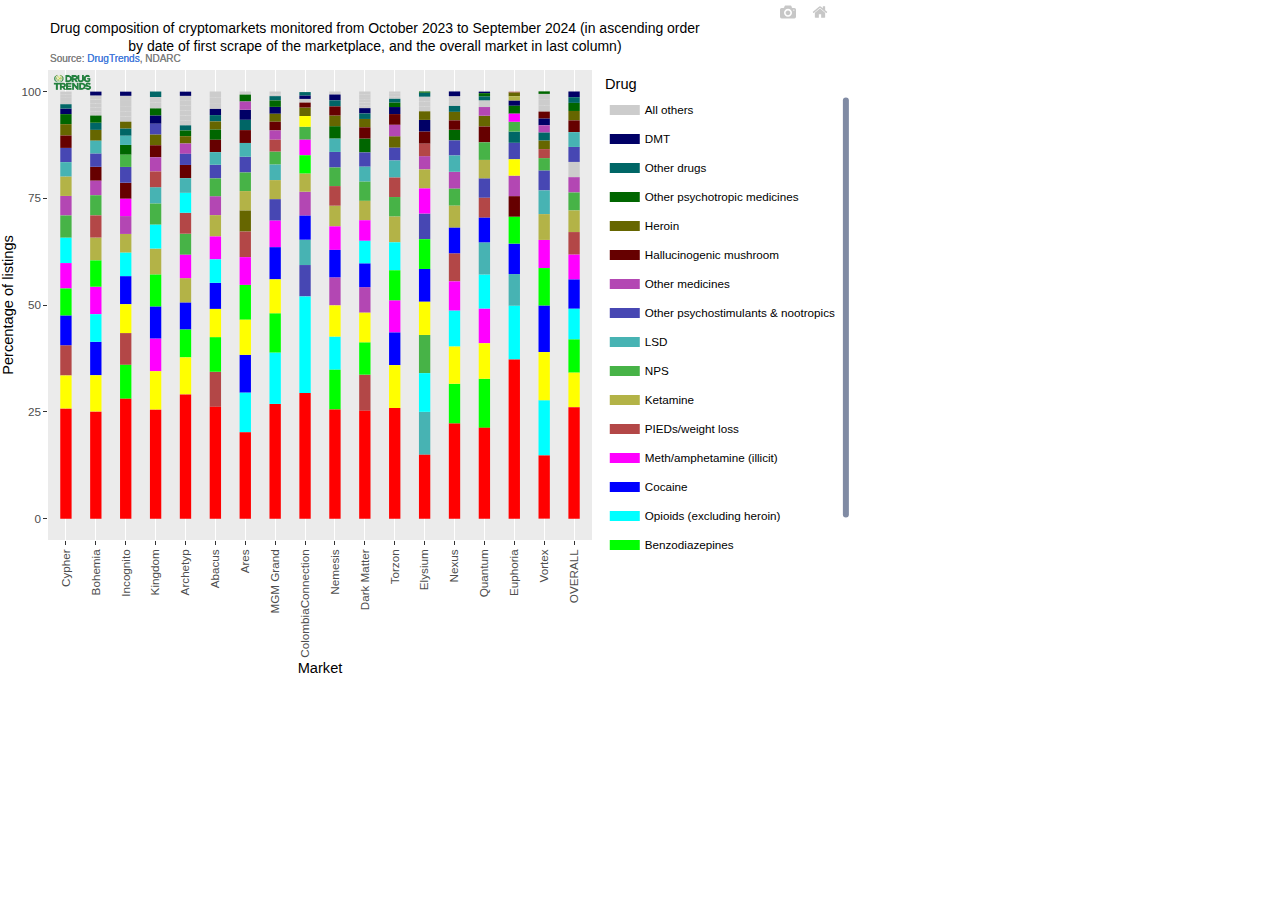
<file: F6-rank.html>
<!DOCTYPE html>
<html lang="en">
<head>
<meta charset="utf-8"/>
<style>body{background-color:white;}</style>
<script src="shared/htmlwidgets-1.6.4/htmlwidgets.js"></script>
<script src="shared/plotly-binding-4.10.4/plotly.js"></script>
<script src="shared/typedarray-0.1/typedarray.min.js"></script>
<script src="shared/jquery-3.5.1/jquery.min.js"></script>
<link href="shared/crosstalk-1.2.1/css/crosstalk.min.css" rel="stylesheet" />
<script src="shared/crosstalk-1.2.1/js/crosstalk.min.js"></script>
<link href="shared/plotly-htmlwidgets-css-2.11.1/plotly-htmlwidgets.css" rel="stylesheet" />
<script src="shared/plotly-main-2.11.1/plotly-latest.min.js"></script>
  <title>Cryptomarkets Oct 2023-Sep 2024, Fig 5</title>
</head>
<body>
<div id="htmlwidget_container">
  <div id="htmlwidget-e4e5c9eee59f248d0660" style="width:850px;height:680px;" class="plotly html-widget"></div>
</div>
<script type="application/json" data-for="htmlwidget-e4e5c9eee59f248d0660">{"x":{"data":[{"x":[6,6,null,6,6,null,6,6,null,5,5,null,5,5,null,5,5,null,5,5,null,5,5,null,5,5,null,7,7,null,2,2,null,2,2,null,2,2,null,2,2,null,2,2,null,9,9,null,1,1,null,1,1,null,1,1,null,1,1,null,11,11,null,11,11,null,11,11,null,11,11,null,11,11,null,11,11,null,13,13,null,13,13,null,13,13,null,16,16,null,3,3,null,3,3,null,3,3,null,3,3,null,3,3,null,4,4,null,4,4,null,8,8,null,8,8,null,8,8,null,10,10,null,14,14,null,14,14,null,18,18,null,15,15,null,12,12,null,12,12,null,12,12,null,17,17,null,17,17,null,17,17],"y":[95.940000000000012,97.290000000000006,null,97.300000000000011,98.650000000000006,null,98.660000000000011,100.01000000000001,null,92.090000000000003,93.230000000000004,null,93.239999999999995,94.379999999999995,null,94.390000000000001,95.530000000000001,null,95.539999999999992,96.679999999999993,null,96.689999999999998,97.829999999999998,null,97.840000000000003,98.980000000000004,null,99.290000000000006,100,null,94.38000000000001,95.310000000000002,null,95.320000000000007,96.25,null,96.260000000000005,97.189999999999998,null,97.200000000000003,98.129999999999995,null,98.140000000000001,99.069999999999993,null,97.420000000000016,98.260000000000005,null,97.040000000000006,97.769999999999996,null,97.780000000000015,98.510000000000005,null,98.52000000000001,99.25,null,99.260000000000005,99.989999999999995,null,96.120000000000005,96.760000000000005,null,96.769999999999996,97.409999999999997,null,97.420000000000002,98.060000000000002,null,98.070000000000007,98.710000000000008,null,98.719999999999999,99.359999999999999,null,99.370000000000005,100.01000000000001,null,95.38000000000001,96.510000000000005,null,96.52000000000001,97.650000000000006,null,97.660000000000011,98.790000000000006,null,99.969999999999999,100.00999999999999,null,92.950000000000017,94.150000000000006,null,94.160000000000011,95.359999999999999,null,95.370000000000019,96.570000000000007,null,96.580000000000013,97.780000000000001,null,97.790000000000006,98.989999999999995,null,96.060000000000002,97.379999999999995,null,97.390000000000001,98.709999999999994,null,98.930000000000007,99.280000000000001,null,99.290000000000006,99.640000000000001,null,99.650000000000006,100,null,99.310000000000002,100,null,96.640000000000001,97.769999999999996,null,97.780000000000001,98.909999999999997,null,79.960000000000008,83.510000000000005,null,96.38000000000001,97.939999999999998,null,98.310000000000016,98.870000000000005,null,98.88000000000001,99.439999999999998,null,99.450000000000017,100.01000000000001,null,95.310000000000016,96.680000000000007,null,96.690000000000012,98.060000000000002,null,98.070000000000007,99.439999999999998],"text":["Market: Abacus<br>Drug: All others<br>Number of listings: 212<br>Percentage of listings: 1.36%<br>First date of scraping: 2022-02-15","Market: Abacus<br>Drug: All others<br>Number of listings: 212<br>Percentage of listings: 1.36%<br>First date of scraping: 2022-02-15",null,"Market: Abacus<br>Drug: All others<br>Number of listings: 212<br>Percentage of listings: 1.36%<br>First date of scraping: 2022-02-15","Market: Abacus<br>Drug: All others<br>Number of listings: 212<br>Percentage of listings: 1.36%<br>First date of scraping: 2022-02-15",null,"Market: Abacus<br>Drug: All others<br>Number of listings: 212<br>Percentage of listings: 1.36%<br>First date of scraping: 2022-02-15","Market: Abacus<br>Drug: All others<br>Number of listings: 212<br>Percentage of listings: 1.36%<br>First date of scraping: 2022-02-15",null,"Market: Archetyp<br>Drug: All others<br>Number of listings: 1742<br>Percentage of listings: 1.15%<br>First date of scraping: 2022-01-15","Market: Archetyp<br>Drug: All others<br>Number of listings: 1742<br>Percentage of listings: 1.15%<br>First date of scraping: 2022-01-15",null,"Market: Archetyp<br>Drug: All others<br>Number of listings: 1742<br>Percentage of listings: 1.15%<br>First date of scraping: 2022-01-15","Market: Archetyp<br>Drug: All others<br>Number of listings: 1742<br>Percentage of listings: 1.15%<br>First date of scraping: 2022-01-15",null,"Market: Archetyp<br>Drug: All others<br>Number of listings: 1742<br>Percentage of listings: 1.15%<br>First date of scraping: 2022-01-15","Market: Archetyp<br>Drug: All others<br>Number of listings: 1742<br>Percentage of listings: 1.15%<br>First date of scraping: 2022-01-15",null,"Market: Archetyp<br>Drug: All others<br>Number of listings: 1742<br>Percentage of listings: 1.15%<br>First date of scraping: 2022-01-15","Market: Archetyp<br>Drug: All others<br>Number of listings: 1742<br>Percentage of listings: 1.15%<br>First date of scraping: 2022-01-15",null,"Market: Archetyp<br>Drug: All others<br>Number of listings: 1742<br>Percentage of listings: 1.15%<br>First date of scraping: 2022-01-15","Market: Archetyp<br>Drug: All others<br>Number of listings: 1742<br>Percentage of listings: 1.15%<br>First date of scraping: 2022-01-15",null,"Market: Archetyp<br>Drug: All others<br>Number of listings: 1742<br>Percentage of listings: 1.15%<br>First date of scraping: 2022-01-15","Market: Archetyp<br>Drug: All others<br>Number of listings: 1742<br>Percentage of listings: 1.15%<br>First date of scraping: 2022-01-15",null,"Market: Ares<br>Drug: All others<br>Number of listings: 279<br>Percentage of listings: 0.72%<br>First date of scraping: 2022-05-15","Market: Ares<br>Drug: All others<br>Number of listings: 279<br>Percentage of listings: 0.72%<br>First date of scraping: 2022-05-15",null,"Market: Bohemia<br>Drug: All others<br>Number of listings: 336<br>Percentage of listings: 0.94%<br>First date of scraping: 2021-07-15","Market: Bohemia<br>Drug: All others<br>Number of listings: 336<br>Percentage of listings: 0.94%<br>First date of scraping: 2021-07-15",null,"Market: Bohemia<br>Drug: All others<br>Number of listings: 336<br>Percentage of listings: 0.94%<br>First date of scraping: 2021-07-15","Market: Bohemia<br>Drug: All others<br>Number of listings: 336<br>Percentage of listings: 0.94%<br>First date of scraping: 2021-07-15",null,"Market: Bohemia<br>Drug: All others<br>Number of listings: 336<br>Percentage of listings: 0.94%<br>First date of scraping: 2021-07-15","Market: Bohemia<br>Drug: All others<br>Number of listings: 336<br>Percentage of listings: 0.94%<br>First date of scraping: 2021-07-15",null,"Market: Bohemia<br>Drug: All others<br>Number of listings: 336<br>Percentage of listings: 0.94%<br>First date of scraping: 2021-07-15","Market: Bohemia<br>Drug: All others<br>Number of listings: 336<br>Percentage of listings: 0.94%<br>First date of scraping: 2021-07-15",null,"Market: Bohemia<br>Drug: All others<br>Number of listings: 336<br>Percentage of listings: 0.94%<br>First date of scraping: 2021-07-15","Market: Bohemia<br>Drug: All others<br>Number of listings: 336<br>Percentage of listings: 0.94%<br>First date of scraping: 2021-07-15",null,"Market: ColombiaConnection<br>Drug: All others<br>Number of listings: 36<br>Percentage of listings: 0.85%<br>First date of scraping: 2022-07-15","Market: ColombiaConnection<br>Drug: All others<br>Number of listings: 36<br>Percentage of listings: 0.85%<br>First date of scraping: 2022-07-15",null,"Market: Cypher<br>Drug: All others<br>Number of listings: 117<br>Percentage of listings: 0.74%<br>First date of scraping: 2021-06-01","Market: Cypher<br>Drug: All others<br>Number of listings: 117<br>Percentage of listings: 0.74%<br>First date of scraping: 2021-06-01",null,"Market: Cypher<br>Drug: All others<br>Number of listings: 117<br>Percentage of listings: 0.74%<br>First date of scraping: 2021-06-01","Market: Cypher<br>Drug: All others<br>Number of listings: 117<br>Percentage of listings: 0.74%<br>First date of scraping: 2021-06-01",null,"Market: Cypher<br>Drug: All others<br>Number of listings: 117<br>Percentage of listings: 0.74%<br>First date of scraping: 2021-06-01","Market: Cypher<br>Drug: All others<br>Number of listings: 117<br>Percentage of listings: 0.74%<br>First date of scraping: 2021-06-01",null,"Market: Cypher<br>Drug: All others<br>Number of listings: 117<br>Percentage of listings: 0.74%<br>First date of scraping: 2021-06-01","Market: Cypher<br>Drug: All others<br>Number of listings: 117<br>Percentage of listings: 0.74%<br>First date of scraping: 2021-06-01",null,"Market: Dark Matter<br>Drug: All others<br>Number of listings: 403<br>Percentage of listings: 0.65%<br>First date of scraping: 2023-03-15","Market: Dark Matter<br>Drug: All others<br>Number of listings: 403<br>Percentage of listings: 0.65%<br>First date of scraping: 2023-03-15",null,"Market: Dark Matter<br>Drug: All others<br>Number of listings: 403<br>Percentage of listings: 0.65%<br>First date of scraping: 2023-03-15","Market: Dark Matter<br>Drug: All others<br>Number of listings: 403<br>Percentage of listings: 0.65%<br>First date of scraping: 2023-03-15",null,"Market: Dark Matter<br>Drug: All others<br>Number of listings: 403<br>Percentage of listings: 0.65%<br>First date of scraping: 2023-03-15","Market: Dark Matter<br>Drug: All others<br>Number of listings: 403<br>Percentage of listings: 0.65%<br>First date of scraping: 2023-03-15",null,"Market: Dark Matter<br>Drug: All others<br>Number of listings: 403<br>Percentage of listings: 0.65%<br>First date of scraping: 2023-03-15","Market: Dark Matter<br>Drug: All others<br>Number of listings: 403<br>Percentage of listings: 0.65%<br>First date of scraping: 2023-03-15",null,"Market: Dark Matter<br>Drug: All others<br>Number of listings: 403<br>Percentage of listings: 0.65%<br>First date of scraping: 2023-03-15","Market: Dark Matter<br>Drug: All others<br>Number of listings: 403<br>Percentage of listings: 0.65%<br>First date of scraping: 2023-03-15",null,"Market: Dark Matter<br>Drug: All others<br>Number of listings: 403<br>Percentage of listings: 0.65%<br>First date of scraping: 2023-03-15","Market: Dark Matter<br>Drug: All others<br>Number of listings: 403<br>Percentage of listings: 0.65%<br>First date of scraping: 2023-03-15",null,"Market: Elysium<br>Drug: All others<br>Number of listings: 71<br>Percentage of listings: 1.14%<br>First date of scraping: 2024-03-01","Market: Elysium<br>Drug: All others<br>Number of listings: 71<br>Percentage of listings: 1.14%<br>First date of scraping: 2024-03-01",null,"Market: Elysium<br>Drug: All others<br>Number of listings: 71<br>Percentage of listings: 1.14%<br>First date of scraping: 2024-03-01","Market: Elysium<br>Drug: All others<br>Number of listings: 71<br>Percentage of listings: 1.14%<br>First date of scraping: 2024-03-01",null,"Market: Elysium<br>Drug: All others<br>Number of listings: 71<br>Percentage of listings: 1.14%<br>First date of scraping: 2024-03-01","Market: Elysium<br>Drug: All others<br>Number of listings: 71<br>Percentage of listings: 1.14%<br>First date of scraping: 2024-03-01",null,"Market: Euphoria<br>Drug: All others<br>Number of listings: 1<br>Percentage of listings: 0.05%<br>First date of scraping: 2024-04-15","Market: Euphoria<br>Drug: All others<br>Number of listings: 1<br>Percentage of listings: 0.05%<br>First date of scraping: 2024-04-15",null,"Market: Incognito<br>Drug: All others<br>Number of listings: 948<br>Percentage of listings: 1.21%<br>First date of scraping: 2021-10-01","Market: Incognito<br>Drug: All others<br>Number of listings: 948<br>Percentage of listings: 1.21%<br>First date of scraping: 2021-10-01",null,"Market: Incognito<br>Drug: All others<br>Number of listings: 948<br>Percentage of listings: 1.21%<br>First date of scraping: 2021-10-01","Market: Incognito<br>Drug: All others<br>Number of listings: 948<br>Percentage of listings: 1.21%<br>First date of scraping: 2021-10-01",null,"Market: Incognito<br>Drug: All others<br>Number of listings: 948<br>Percentage of listings: 1.21%<br>First date of scraping: 2021-10-01","Market: Incognito<br>Drug: All others<br>Number of listings: 948<br>Percentage of listings: 1.21%<br>First date of scraping: 2021-10-01",null,"Market: Incognito<br>Drug: All others<br>Number of listings: 948<br>Percentage of listings: 1.21%<br>First date of scraping: 2021-10-01","Market: Incognito<br>Drug: All others<br>Number of listings: 948<br>Percentage of listings: 1.21%<br>First date of scraping: 2021-10-01",null,"Market: Incognito<br>Drug: All others<br>Number of listings: 948<br>Percentage of listings: 1.21%<br>First date of scraping: 2021-10-01","Market: Incognito<br>Drug: All others<br>Number of listings: 948<br>Percentage of listings: 1.21%<br>First date of scraping: 2021-10-01",null,"Market: Kingdom<br>Drug: All others<br>Number of listings: 331<br>Percentage of listings: 1.33%<br>First date of scraping: 2022-01-01","Market: Kingdom<br>Drug: All others<br>Number of listings: 331<br>Percentage of listings: 1.33%<br>First date of scraping: 2022-01-01",null,"Market: Kingdom<br>Drug: All others<br>Number of listings: 331<br>Percentage of listings: 1.33%<br>First date of scraping: 2022-01-01","Market: Kingdom<br>Drug: All others<br>Number of listings: 331<br>Percentage of listings: 1.33%<br>First date of scraping: 2022-01-01",null,"Market: MGM Grand<br>Drug: All others<br>Number of listings: 349<br>Percentage of listings: 0.36%<br>First date of scraping: 2022-05-15","Market: MGM Grand<br>Drug: All others<br>Number of listings: 349<br>Percentage of listings: 0.36%<br>First date of scraping: 2022-05-15",null,"Market: MGM Grand<br>Drug: All others<br>Number of listings: 349<br>Percentage of listings: 0.36%<br>First date of scraping: 2022-05-15","Market: MGM Grand<br>Drug: All others<br>Number of listings: 349<br>Percentage of listings: 0.36%<br>First date of scraping: 2022-05-15",null,"Market: MGM Grand<br>Drug: All others<br>Number of listings: 349<br>Percentage of listings: 0.36%<br>First date of scraping: 2022-05-15","Market: MGM Grand<br>Drug: All others<br>Number of listings: 349<br>Percentage of listings: 0.36%<br>First date of scraping: 2022-05-15",null,"Market: Nemesis<br>Drug: All others<br>Number of listings: 512<br>Percentage of listings: 0.7%<br>First date of scraping: 2023-02-01","Market: Nemesis<br>Drug: All others<br>Number of listings: 512<br>Percentage of listings: 0.7%<br>First date of scraping: 2023-02-01",null,"Market: Nexus<br>Drug: All others<br>Number of listings: 437<br>Percentage of listings: 1.14%<br>First date of scraping: 2024-03-01","Market: Nexus<br>Drug: All others<br>Number of listings: 437<br>Percentage of listings: 1.14%<br>First date of scraping: 2024-03-01",null,"Market: Nexus<br>Drug: All others<br>Number of listings: 437<br>Percentage of listings: 1.14%<br>First date of scraping: 2024-03-01","Market: Nexus<br>Drug: All others<br>Number of listings: 437<br>Percentage of listings: 1.14%<br>First date of scraping: 2024-03-01",null,"Market: OVERALL<br>Drug: All others<br>Number of listings: 25386<br>Percentage of listings: 3.56%<br>First date of scraping: NA","Market: OVERALL<br>Drug: All others<br>Number of listings: 25386<br>Percentage of listings: 3.56%<br>First date of scraping: NA",null,"Market: Quantum<br>Drug: All others<br>Number of listings: 78<br>Percentage of listings: 1.57%<br>First date of scraping: 2024-03-15","Market: Quantum<br>Drug: All others<br>Number of listings: 78<br>Percentage of listings: 1.57%<br>First date of scraping: 2024-03-15",null,"Market: Torzon<br>Drug: All others<br>Number of listings: 334<br>Percentage of listings: 0.57%<br>First date of scraping: 2023-11-15","Market: Torzon<br>Drug: All others<br>Number of listings: 334<br>Percentage of listings: 0.57%<br>First date of scraping: 2023-11-15",null,"Market: Torzon<br>Drug: All others<br>Number of listings: 334<br>Percentage of listings: 0.57%<br>First date of scraping: 2023-11-15","Market: Torzon<br>Drug: All others<br>Number of listings: 334<br>Percentage of listings: 0.57%<br>First date of scraping: 2023-11-15",null,"Market: Torzon<br>Drug: All others<br>Number of listings: 334<br>Percentage of listings: 0.57%<br>First date of scraping: 2023-11-15","Market: Torzon<br>Drug: All others<br>Number of listings: 334<br>Percentage of listings: 0.57%<br>First date of scraping: 2023-11-15",null,"Market: Vortex<br>Drug: All others<br>Number of listings: 96<br>Percentage of listings: 1.38%<br>First date of scraping: 2024-04-15","Market: Vortex<br>Drug: All others<br>Number of listings: 96<br>Percentage of listings: 1.38%<br>First date of scraping: 2024-04-15",null,"Market: Vortex<br>Drug: All others<br>Number of listings: 96<br>Percentage of listings: 1.38%<br>First date of scraping: 2024-04-15","Market: Vortex<br>Drug: All others<br>Number of listings: 96<br>Percentage of listings: 1.38%<br>First date of scraping: 2024-04-15",null,"Market: Vortex<br>Drug: All others<br>Number of listings: 96<br>Percentage of listings: 1.38%<br>First date of scraping: 2024-04-15","Market: Vortex<br>Drug: All others<br>Number of listings: 96<br>Percentage of listings: 1.38%<br>First date of scraping: 2024-04-15"],"type":"scatter","mode":"lines","line":{"width":11.338582677165356,"color":"rgba(204,204,204,1)","dash":"solid"},"hoveron":"points","name":"All others","legendgroup":"All others","showlegend":true,"xaxis":"x","yaxis":"y","hoverinfo":"text","frame":null},{"x":[6,6,null,5,5,null,7,7,null,2,2,null,9,9,null,1,1,null,11,11,null,13,13,null,16,16,null,3,3,null,4,4,null,8,8,null,10,10,null,14,14,null,18,18,null,15,15,null,12,12,null,17,17],"y":[94.489999999999995,95.929999999999993,null,98.990000000000009,99.969999999999999,null,93.38000000000001,95.719999999999999,null,99.080000000000013,99.980000000000004,null,98.27000000000001,99.090000000000003,null,94.720000000000013,96.010000000000005,null,94.870000000000005,96.109999999999999,null,90.620000000000005,93.349999999999994,null,96.670000000000002,97.909999999999997,null,99,99.969999999999999,null,92.460000000000008,94.409999999999997,null,94.800000000000011,96.400000000000006,null,97.950000000000003,99.299999999999997,null,98.920000000000002,100.02,null,98.690000000000012,100.01000000000001,null,99.63000000000001,99.980000000000004,null,94.730000000000004,96.370000000000005,null,92.109999999999999,93.709999999999994],"text":["Market: Abacus<br>Drug: DMT<br>Number of listings: 227<br>Percentage of listings: 1.45%<br>First date of scraping: 2022-02-15","Market: Abacus<br>Drug: DMT<br>Number of listings: 227<br>Percentage of listings: 1.45%<br>First date of scraping: 2022-02-15",null,"Market: Archetyp<br>Drug: DMT<br>Number of listings: 1495<br>Percentage of listings: 0.99%<br>First date of scraping: 2022-01-15","Market: Archetyp<br>Drug: DMT<br>Number of listings: 1495<br>Percentage of listings: 0.99%<br>First date of scraping: 2022-01-15",null,"Market: Ares<br>Drug: DMT<br>Number of listings: 912<br>Percentage of listings: 2.35%<br>First date of scraping: 2022-05-15","Market: Ares<br>Drug: DMT<br>Number of listings: 912<br>Percentage of listings: 2.35%<br>First date of scraping: 2022-05-15",null,"Market: Bohemia<br>Drug: DMT<br>Number of listings: 324<br>Percentage of listings: 0.91%<br>First date of scraping: 2021-07-15","Market: Bohemia<br>Drug: DMT<br>Number of listings: 324<br>Percentage of listings: 0.91%<br>First date of scraping: 2021-07-15",null,"Market: ColombiaConnection<br>Drug: DMT<br>Number of listings: 35<br>Percentage of listings: 0.83%<br>First date of scraping: 2022-07-15","Market: ColombiaConnection<br>Drug: DMT<br>Number of listings: 35<br>Percentage of listings: 0.83%<br>First date of scraping: 2022-07-15",null,"Market: Cypher<br>Drug: DMT<br>Number of listings: 206<br>Percentage of listings: 1.3%<br>First date of scraping: 2021-06-01","Market: Cypher<br>Drug: DMT<br>Number of listings: 206<br>Percentage of listings: 1.3%<br>First date of scraping: 2021-06-01",null,"Market: Dark Matter<br>Drug: DMT<br>Number of listings: 782<br>Percentage of listings: 1.25%<br>First date of scraping: 2023-03-15","Market: Dark Matter<br>Drug: DMT<br>Number of listings: 782<br>Percentage of listings: 1.25%<br>First date of scraping: 2023-03-15",null,"Market: Elysium<br>Drug: DMT<br>Number of listings: 171<br>Percentage of listings: 2.74%<br>First date of scraping: 2024-03-01","Market: Elysium<br>Drug: DMT<br>Number of listings: 171<br>Percentage of listings: 2.74%<br>First date of scraping: 2024-03-01",null,"Market: Euphoria<br>Drug: DMT<br>Number of listings: 25<br>Percentage of listings: 1.25%<br>First date of scraping: 2024-04-15","Market: Euphoria<br>Drug: DMT<br>Number of listings: 25<br>Percentage of listings: 1.25%<br>First date of scraping: 2024-04-15",null,"Market: Incognito<br>Drug: DMT<br>Number of listings: 766<br>Percentage of listings: 0.98%<br>First date of scraping: 2021-10-01","Market: Incognito<br>Drug: DMT<br>Number of listings: 766<br>Percentage of listings: 0.98%<br>First date of scraping: 2021-10-01",null,"Market: Kingdom<br>Drug: DMT<br>Number of listings: 488<br>Percentage of listings: 1.96%<br>First date of scraping: 2022-01-01","Market: Kingdom<br>Drug: DMT<br>Number of listings: 488<br>Percentage of listings: 1.96%<br>First date of scraping: 2022-01-01",null,"Market: MGM Grand<br>Drug: DMT<br>Number of listings: 1553<br>Percentage of listings: 1.61%<br>First date of scraping: 2022-05-15","Market: MGM Grand<br>Drug: DMT<br>Number of listings: 1553<br>Percentage of listings: 1.61%<br>First date of scraping: 2022-05-15",null,"Market: Nemesis<br>Drug: DMT<br>Number of listings: 997<br>Percentage of listings: 1.36%<br>First date of scraping: 2023-02-01","Market: Nemesis<br>Drug: DMT<br>Number of listings: 997<br>Percentage of listings: 1.36%<br>First date of scraping: 2023-02-01",null,"Market: Nexus<br>Drug: DMT<br>Number of listings: 425<br>Percentage of listings: 1.11%<br>First date of scraping: 2024-03-01","Market: Nexus<br>Drug: DMT<br>Number of listings: 425<br>Percentage of listings: 1.11%<br>First date of scraping: 2024-03-01",null,"Market: OVERALL<br>Drug: DMT<br>Number of listings: 9505<br>Percentage of listings: 1.33%<br>First date of scraping: NA","Market: OVERALL<br>Drug: DMT<br>Number of listings: 9505<br>Percentage of listings: 1.33%<br>First date of scraping: NA",null,"Market: Quantum<br>Drug: DMT<br>Number of listings: 18<br>Percentage of listings: 0.36%<br>First date of scraping: 2024-03-15","Market: Quantum<br>Drug: DMT<br>Number of listings: 18<br>Percentage of listings: 0.36%<br>First date of scraping: 2024-03-15",null,"Market: Torzon<br>Drug: DMT<br>Number of listings: 969<br>Percentage of listings: 1.65%<br>First date of scraping: 2023-11-15","Market: Torzon<br>Drug: DMT<br>Number of listings: 969<br>Percentage of listings: 1.65%<br>First date of scraping: 2023-11-15",null,"Market: Vortex<br>Drug: DMT<br>Number of listings: 112<br>Percentage of listings: 1.61%<br>First date of scraping: 2024-04-15","Market: Vortex<br>Drug: DMT<br>Number of listings: 112<br>Percentage of listings: 1.61%<br>First date of scraping: 2024-04-15"],"type":"scatter","mode":"lines","line":{"width":11.338582677165356,"color":"rgba(0,0,102,1)","dash":"solid"},"hoveron":"points","name":"DMT","legendgroup":"DMT","showlegend":true,"xaxis":"x","yaxis":"y","hoverinfo":"text","frame":null},{"x":[6,6,null,5,5,null,7,7,null,2,2,null,9,9,null,1,1,null,11,11,null,13,13,null,16,16,null,3,3,null,4,4,null,8,8,null,10,10,null,14,14,null,18,18,null,15,15,null,12,12,null,17,17],"y":[93.010000000000005,94.480000000000004,null,90.890000000000001,92.079999999999998,null,90.980000000000004,93.370000000000005,null,91.019999999999996,92.689999999999998,null,99.100000000000009,99.870000000000005,null,96.02000000000001,97.030000000000001,null,93.579999999999998,94.859999999999999,null,98.799999999999997,99.719999999999999,null,87.990000000000009,90.620000000000005,null,89.650000000000006,91.359999999999999,null,98.719999999999999,100,null,97.920000000000002,98.920000000000002,null,96.530000000000001,97.939999999999998,null,95.240000000000009,96.63000000000001,null,97.340000000000003,98.679999999999993,null,97.950000000000003,98.890000000000001,null,97.400000000000006,98.299999999999997,null,88.510000000000005,90.439999999999998],"text":["Market: Abacus<br>Drug: Other drugs<br>Number of listings: 232<br>Percentage of listings: 1.48%<br>First date of scraping: 2022-02-15","Market: Abacus<br>Drug: Other drugs<br>Number of listings: 232<br>Percentage of listings: 1.48%<br>First date of scraping: 2022-02-15",null,"Market: Archetyp<br>Drug: Other drugs<br>Number of listings: 1820<br>Percentage of listings: 1.2%<br>First date of scraping: 2022-01-15","Market: Archetyp<br>Drug: Other drugs<br>Number of listings: 1820<br>Percentage of listings: 1.2%<br>First date of scraping: 2022-01-15",null,"Market: Ares<br>Drug: Other drugs<br>Number of listings: 930<br>Percentage of listings: 2.4%<br>First date of scraping: 2022-05-15","Market: Ares<br>Drug: Other drugs<br>Number of listings: 930<br>Percentage of listings: 2.4%<br>First date of scraping: 2022-05-15",null,"Market: Bohemia<br>Drug: Other drugs<br>Number of listings: 601<br>Percentage of listings: 1.68%<br>First date of scraping: 2021-07-15","Market: Bohemia<br>Drug: Other drugs<br>Number of listings: 601<br>Percentage of listings: 1.68%<br>First date of scraping: 2021-07-15",null,"Market: ColombiaConnection<br>Drug: Other drugs<br>Number of listings: 33<br>Percentage of listings: 0.78%<br>First date of scraping: 2022-07-15","Market: ColombiaConnection<br>Drug: Other drugs<br>Number of listings: 33<br>Percentage of listings: 0.78%<br>First date of scraping: 2022-07-15",null,"Market: Cypher<br>Drug: Other drugs<br>Number of listings: 161<br>Percentage of listings: 1.02%<br>First date of scraping: 2021-06-01","Market: Cypher<br>Drug: Other drugs<br>Number of listings: 161<br>Percentage of listings: 1.02%<br>First date of scraping: 2021-06-01",null,"Market: Dark Matter<br>Drug: Other drugs<br>Number of listings: 804<br>Percentage of listings: 1.29%<br>First date of scraping: 2023-03-15","Market: Dark Matter<br>Drug: Other drugs<br>Number of listings: 804<br>Percentage of listings: 1.29%<br>First date of scraping: 2023-03-15",null,"Market: Elysium<br>Drug: Other drugs<br>Number of listings: 58<br>Percentage of listings: 0.93%<br>First date of scraping: 2024-03-01","Market: Elysium<br>Drug: Other drugs<br>Number of listings: 58<br>Percentage of listings: 0.93%<br>First date of scraping: 2024-03-01",null,"Market: Euphoria<br>Drug: Other drugs<br>Number of listings: 53<br>Percentage of listings: 2.64%<br>First date of scraping: 2024-04-15","Market: Euphoria<br>Drug: Other drugs<br>Number of listings: 53<br>Percentage of listings: 2.64%<br>First date of scraping: 2024-04-15",null,"Market: Incognito<br>Drug: Other drugs<br>Number of listings: 1341<br>Percentage of listings: 1.72%<br>First date of scraping: 2021-10-01","Market: Incognito<br>Drug: Other drugs<br>Number of listings: 1341<br>Percentage of listings: 1.72%<br>First date of scraping: 2021-10-01",null,"Market: Kingdom<br>Drug: Other drugs<br>Number of listings: 321<br>Percentage of listings: 1.29%<br>First date of scraping: 2022-01-01","Market: Kingdom<br>Drug: Other drugs<br>Number of listings: 321<br>Percentage of listings: 1.29%<br>First date of scraping: 2022-01-01",null,"Market: MGM Grand<br>Drug: Other drugs<br>Number of listings: 975<br>Percentage of listings: 1.01%<br>First date of scraping: 2022-05-15","Market: MGM Grand<br>Drug: Other drugs<br>Number of listings: 975<br>Percentage of listings: 1.01%<br>First date of scraping: 2022-05-15",null,"Market: Nemesis<br>Drug: Other drugs<br>Number of listings: 1036<br>Percentage of listings: 1.42%<br>First date of scraping: 2023-02-01","Market: Nemesis<br>Drug: Other drugs<br>Number of listings: 1036<br>Percentage of listings: 1.42%<br>First date of scraping: 2023-02-01",null,"Market: Nexus<br>Drug: Other drugs<br>Number of listings: 537<br>Percentage of listings: 1.4%<br>First date of scraping: 2024-03-01","Market: Nexus<br>Drug: Other drugs<br>Number of listings: 537<br>Percentage of listings: 1.4%<br>First date of scraping: 2024-03-01",null,"Market: OVERALL<br>Drug: Other drugs<br>Number of listings: 9619<br>Percentage of listings: 1.35%<br>First date of scraping: NA","Market: OVERALL<br>Drug: Other drugs<br>Number of listings: 9619<br>Percentage of listings: 1.35%<br>First date of scraping: NA",null,"Market: Quantum<br>Drug: Other drugs<br>Number of listings: 47<br>Percentage of listings: 0.95%<br>First date of scraping: 2024-03-15","Market: Quantum<br>Drug: Other drugs<br>Number of listings: 47<br>Percentage of listings: 0.95%<br>First date of scraping: 2024-03-15",null,"Market: Torzon<br>Drug: Other drugs<br>Number of listings: 535<br>Percentage of listings: 0.91%<br>First date of scraping: 2023-11-15","Market: Torzon<br>Drug: Other drugs<br>Number of listings: 535<br>Percentage of listings: 0.91%<br>First date of scraping: 2023-11-15",null,"Market: Vortex<br>Drug: Other drugs<br>Number of listings: 135<br>Percentage of listings: 1.94%<br>First date of scraping: 2024-04-15","Market: Vortex<br>Drug: Other drugs<br>Number of listings: 135<br>Percentage of listings: 1.94%<br>First date of scraping: 2024-04-15"],"type":"scatter","mode":"lines","line":{"width":11.338582677165356,"color":"rgba(0,102,102,1)","dash":"solid"},"hoveron":"points","name":"Other drugs","legendgroup":"Other drugs","showlegend":true,"xaxis":"x","yaxis":"y","hoverinfo":"text","frame":null},{"x":[6,6,null,5,5,null,7,7,null,2,2,null,9,9,null,1,1,null,11,11,null,13,13,null,16,16,null,3,3,null,4,4,null,8,8,null,10,10,null,14,14,null,18,18,null,15,15,null,12,12,null,17,17],"y":[88.710000000000008,91.140000000000001,null,89.560000000000002,90.879999999999995,null,97.670000000000002,99.280000000000001,null,92.700000000000003,94.370000000000005,null,99.88000000000001,100.01000000000001,null,92.370000000000019,94.710000000000008,null,85.75,88.989999999999995,null,99.730000000000004,100.01000000000001,null,94.820000000000007,96.659999999999997,null,85.209999999999994,87.489999999999995,null,94.420000000000002,96.049999999999997,null,96.409999999999997,97.909999999999997,null,88.980000000000004,91.890000000000001,null,88.570000000000007,91.040000000000006,null,95.450000000000003,97.329999999999998,null,98.900000000000006,99.620000000000005,null,96.38000000000001,97.390000000000001,null,99.450000000000017,100.04000000000001],"text":["Market: Abacus<br>Drug: Other psychotropic medicines<br>Number of listings: 381<br>Percentage of listings: 2.44%<br>First date of scraping: 2022-02-15","Market: Abacus<br>Drug: Other psychotropic medicines<br>Number of listings: 381<br>Percentage of listings: 2.44%<br>First date of scraping: 2022-02-15",null,"Market: Archetyp<br>Drug: Other psychotropic medicines<br>Number of listings: 2012<br>Percentage of listings: 1.33%<br>First date of scraping: 2022-01-15","Market: Archetyp<br>Drug: Other psychotropic medicines<br>Number of listings: 2012<br>Percentage of listings: 1.33%<br>First date of scraping: 2022-01-15",null,"Market: Ares<br>Drug: Other psychotropic medicines<br>Number of listings: 629<br>Percentage of listings: 1.62%<br>First date of scraping: 2022-05-15","Market: Ares<br>Drug: Other psychotropic medicines<br>Number of listings: 629<br>Percentage of listings: 1.62%<br>First date of scraping: 2022-05-15",null,"Market: Bohemia<br>Drug: Other psychotropic medicines<br>Number of listings: 600<br>Percentage of listings: 1.68%<br>First date of scraping: 2021-07-15","Market: Bohemia<br>Drug: Other psychotropic medicines<br>Number of listings: 600<br>Percentage of listings: 1.68%<br>First date of scraping: 2021-07-15",null,"Market: ColombiaConnection<br>Drug: Other psychotropic medicines<br>Number of listings: 6<br>Percentage of listings: 0.14%<br>First date of scraping: 2022-07-15","Market: ColombiaConnection<br>Drug: Other psychotropic medicines<br>Number of listings: 6<br>Percentage of listings: 0.14%<br>First date of scraping: 2022-07-15",null,"Market: Cypher<br>Drug: Other psychotropic medicines<br>Number of listings: 371<br>Percentage of listings: 2.35%<br>First date of scraping: 2021-06-01","Market: Cypher<br>Drug: Other psychotropic medicines<br>Number of listings: 371<br>Percentage of listings: 2.35%<br>First date of scraping: 2021-06-01",null,"Market: Dark Matter<br>Drug: Other psychotropic medicines<br>Number of listings: 2029<br>Percentage of listings: 3.25%<br>First date of scraping: 2023-03-15","Market: Dark Matter<br>Drug: Other psychotropic medicines<br>Number of listings: 2029<br>Percentage of listings: 3.25%<br>First date of scraping: 2023-03-15",null,"Market: Elysium<br>Drug: Other psychotropic medicines<br>Number of listings: 18<br>Percentage of listings: 0.29%<br>First date of scraping: 2024-03-01","Market: Elysium<br>Drug: Other psychotropic medicines<br>Number of listings: 18<br>Percentage of listings: 0.29%<br>First date of scraping: 2024-03-01",null,"Market: Euphoria<br>Drug: Other psychotropic medicines<br>Number of listings: 37<br>Percentage of listings: 1.85%<br>First date of scraping: 2024-04-15","Market: Euphoria<br>Drug: Other psychotropic medicines<br>Number of listings: 37<br>Percentage of listings: 1.85%<br>First date of scraping: 2024-04-15",null,"Market: Incognito<br>Drug: Other psychotropic medicines<br>Number of listings: 1784<br>Percentage of listings: 2.29%<br>First date of scraping: 2021-10-01","Market: Incognito<br>Drug: Other psychotropic medicines<br>Number of listings: 1784<br>Percentage of listings: 2.29%<br>First date of scraping: 2021-10-01",null,"Market: Kingdom<br>Drug: Other psychotropic medicines<br>Number of listings: 408<br>Percentage of listings: 1.64%<br>First date of scraping: 2022-01-01","Market: Kingdom<br>Drug: Other psychotropic medicines<br>Number of listings: 408<br>Percentage of listings: 1.64%<br>First date of scraping: 2022-01-01",null,"Market: MGM Grand<br>Drug: Other psychotropic medicines<br>Number of listings: 1455<br>Percentage of listings: 1.51%<br>First date of scraping: 2022-05-15","Market: MGM Grand<br>Drug: Other psychotropic medicines<br>Number of listings: 1455<br>Percentage of listings: 1.51%<br>First date of scraping: 2022-05-15",null,"Market: Nemesis<br>Drug: Other psychotropic medicines<br>Number of listings: 2135<br>Percentage of listings: 2.92%<br>First date of scraping: 2023-02-01","Market: Nemesis<br>Drug: Other psychotropic medicines<br>Number of listings: 2135<br>Percentage of listings: 2.92%<br>First date of scraping: 2023-02-01",null,"Market: Nexus<br>Drug: Other psychotropic medicines<br>Number of listings: 952<br>Percentage of listings: 2.48%<br>First date of scraping: 2024-03-01","Market: Nexus<br>Drug: Other psychotropic medicines<br>Number of listings: 952<br>Percentage of listings: 2.48%<br>First date of scraping: 2024-03-01",null,"Market: OVERALL<br>Drug: Other psychotropic medicines<br>Number of listings: 13491<br>Percentage of listings: 1.89%<br>First date of scraping: NA","Market: OVERALL<br>Drug: Other psychotropic medicines<br>Number of listings: 13491<br>Percentage of listings: 1.89%<br>First date of scraping: NA",null,"Market: Quantum<br>Drug: Other psychotropic medicines<br>Number of listings: 36<br>Percentage of listings: 0.73%<br>First date of scraping: 2024-03-15","Market: Quantum<br>Drug: Other psychotropic medicines<br>Number of listings: 36<br>Percentage of listings: 0.73%<br>First date of scraping: 2024-03-15",null,"Market: Torzon<br>Drug: Other psychotropic medicines<br>Number of listings: 596<br>Percentage of listings: 1.02%<br>First date of scraping: 2023-11-15","Market: Torzon<br>Drug: Other psychotropic medicines<br>Number of listings: 596<br>Percentage of listings: 1.02%<br>First date of scraping: 2023-11-15",null,"Market: Vortex<br>Drug: Other psychotropic medicines<br>Number of listings: 42<br>Percentage of listings: 0.6%<br>First date of scraping: 2024-04-15","Market: Vortex<br>Drug: Other psychotropic medicines<br>Number of listings: 42<br>Percentage of listings: 0.6%<br>First date of scraping: 2024-04-15"],"type":"scatter","mode":"lines","line":{"width":11.338582677165356,"color":"rgba(0,102,0,1)","dash":"solid"},"hoveron":"points","name":"Other psychotropic medicines","legendgroup":"Other psychotropic medicines","showlegend":true,"xaxis":"x","yaxis":"y","hoverinfo":"text","frame":null},{"x":[6,6,null,5,5,null,7,7,null,2,2,null,9,9,null,1,1,null,11,11,null,13,13,null,16,16,null,3,3,null,4,4,null,8,8,null,10,10,null,14,14,null,18,18,null,15,15,null,12,12,null,17,17],"y":[91.150000000000006,93,null,87.840000000000003,89.549999999999997,null,67.219999999999999,72.179999999999993,null,88.489999999999995,91.009999999999991,null,94.27000000000001,96.25,null,89.719999999999999,92.359999999999999,null,91.63000000000001,93.570000000000007,null,93.360000000000014,95.370000000000005,null,98.920000000000002,99.810000000000002,null,91.370000000000005,92.939999999999998,null,87.429999999999993,89.959999999999994,null,92.929999999999993,94.789999999999992,null,91.900000000000006,94.379999999999995,null,93.260000000000005,95.230000000000004,null,93.25,95.439999999999998,null,91.820000000000007,94.329999999999998,null,86.850000000000009,89.530000000000001,null,86.530000000000001,88.5],"text":["Market: Abacus<br>Drug: Heroin<br>Number of listings: 291<br>Percentage of listings: 1.86%<br>First date of scraping: 2022-02-15","Market: Abacus<br>Drug: Heroin<br>Number of listings: 291<br>Percentage of listings: 1.86%<br>First date of scraping: 2022-02-15",null,"Market: Archetyp<br>Drug: Heroin<br>Number of listings: 2595<br>Percentage of listings: 1.72%<br>First date of scraping: 2022-01-15","Market: Archetyp<br>Drug: Heroin<br>Number of listings: 2595<br>Percentage of listings: 1.72%<br>First date of scraping: 2022-01-15",null,"Market: Ares<br>Drug: Heroin<br>Number of listings: 1930<br>Percentage of listings: 4.97%<br>First date of scraping: 2022-05-15","Market: Ares<br>Drug: Heroin<br>Number of listings: 1930<br>Percentage of listings: 4.97%<br>First date of scraping: 2022-05-15",null,"Market: Bohemia<br>Drug: Heroin<br>Number of listings: 902<br>Percentage of listings: 2.53%<br>First date of scraping: 2021-07-15","Market: Bohemia<br>Drug: Heroin<br>Number of listings: 902<br>Percentage of listings: 2.53%<br>First date of scraping: 2021-07-15",null,"Market: ColombiaConnection<br>Drug: Heroin<br>Number of listings: 84<br>Percentage of listings: 1.99%<br>First date of scraping: 2022-07-15","Market: ColombiaConnection<br>Drug: Heroin<br>Number of listings: 84<br>Percentage of listings: 1.99%<br>First date of scraping: 2022-07-15",null,"Market: Cypher<br>Drug: Heroin<br>Number of listings: 419<br>Percentage of listings: 2.65%<br>First date of scraping: 2021-06-01","Market: Cypher<br>Drug: Heroin<br>Number of listings: 419<br>Percentage of listings: 2.65%<br>First date of scraping: 2021-06-01",null,"Market: Dark Matter<br>Drug: Heroin<br>Number of listings: 1218<br>Percentage of listings: 1.95%<br>First date of scraping: 2023-03-15","Market: Dark Matter<br>Drug: Heroin<br>Number of listings: 1218<br>Percentage of listings: 1.95%<br>First date of scraping: 2023-03-15",null,"Market: Elysium<br>Drug: Heroin<br>Number of listings: 126<br>Percentage of listings: 2.02%<br>First date of scraping: 2024-03-01","Market: Elysium<br>Drug: Heroin<br>Number of listings: 126<br>Percentage of listings: 2.02%<br>First date of scraping: 2024-03-01",null,"Market: Euphoria<br>Drug: Heroin<br>Number of listings: 18<br>Percentage of listings: 0.9%<br>First date of scraping: 2024-04-15","Market: Euphoria<br>Drug: Heroin<br>Number of listings: 18<br>Percentage of listings: 0.9%<br>First date of scraping: 2024-04-15",null,"Market: Incognito<br>Drug: Heroin<br>Number of listings: 1237<br>Percentage of listings: 1.58%<br>First date of scraping: 2021-10-01","Market: Incognito<br>Drug: Heroin<br>Number of listings: 1237<br>Percentage of listings: 1.58%<br>First date of scraping: 2021-10-01",null,"Market: Kingdom<br>Drug: Heroin<br>Number of listings: 633<br>Percentage of listings: 2.54%<br>First date of scraping: 2022-01-01","Market: Kingdom<br>Drug: Heroin<br>Number of listings: 633<br>Percentage of listings: 2.54%<br>First date of scraping: 2022-01-01",null,"Market: MGM Grand<br>Drug: Heroin<br>Number of listings: 1807<br>Percentage of listings: 1.87%<br>First date of scraping: 2022-05-15","Market: MGM Grand<br>Drug: Heroin<br>Number of listings: 1807<br>Percentage of listings: 1.87%<br>First date of scraping: 2022-05-15",null,"Market: Nemesis<br>Drug: Heroin<br>Number of listings: 1825<br>Percentage of listings: 2.49%<br>First date of scraping: 2023-02-01","Market: Nemesis<br>Drug: Heroin<br>Number of listings: 1825<br>Percentage of listings: 2.49%<br>First date of scraping: 2023-02-01",null,"Market: Nexus<br>Drug: Heroin<br>Number of listings: 760<br>Percentage of listings: 1.98%<br>First date of scraping: 2024-03-01","Market: Nexus<br>Drug: Heroin<br>Number of listings: 760<br>Percentage of listings: 1.98%<br>First date of scraping: 2024-03-01",null,"Market: OVERALL<br>Drug: Heroin<br>Number of listings: 15685<br>Percentage of listings: 2.2%<br>First date of scraping: NA","Market: OVERALL<br>Drug: Heroin<br>Number of listings: 15685<br>Percentage of listings: 2.2%<br>First date of scraping: NA",null,"Market: Quantum<br>Drug: Heroin<br>Number of listings: 125<br>Percentage of listings: 2.52%<br>First date of scraping: 2024-03-15","Market: Quantum<br>Drug: Heroin<br>Number of listings: 125<br>Percentage of listings: 2.52%<br>First date of scraping: 2024-03-15",null,"Market: Torzon<br>Drug: Heroin<br>Number of listings: 1577<br>Percentage of listings: 2.69%<br>First date of scraping: 2023-11-15","Market: Torzon<br>Drug: Heroin<br>Number of listings: 1577<br>Percentage of listings: 2.69%<br>First date of scraping: 2023-11-15",null,"Market: Vortex<br>Drug: Heroin<br>Number of listings: 138<br>Percentage of listings: 1.98%<br>First date of scraping: 2024-04-15","Market: Vortex<br>Drug: Heroin<br>Number of listings: 138<br>Percentage of listings: 1.98%<br>First date of scraping: 2024-04-15"],"type":"scatter","mode":"lines","line":{"width":11.338582677165356,"color":"rgba(102,102,0,1)","dash":"solid"},"hoveron":"points","name":"Heroin","legendgroup":"Heroin","showlegend":true,"xaxis":"x","yaxis":"y","hoverinfo":"text","frame":null},{"x":[6,6,null,5,5,null,7,7,null,2,2,null,9,9,null,1,1,null,11,11,null,13,13,null,16,16,null,3,3,null,4,4,null,8,8,null,10,10,null,14,14,null,18,18,null,15,15,null,12,12,null,17,17],"y":[85.820000000000007,88.700000000000003,null,79.719999999999999,82.799999999999997,null,87.960000000000008,90.969999999999999,null,79.120000000000005,82.370000000000005,null,96.260000000000005,97.409999999999997,null,86.800000000000011,89.710000000000008,null,89.000000000000014,91.620000000000005,null,87.790000000000006,90.609999999999999,null,70.679999999999993,75.509999999999991,null,74.900000000000006,78.640000000000001,null,84.63000000000001,87.420000000000002,null,90.910000000000011,92.920000000000002,null,94.390000000000001,96.519999999999996,null,91.050000000000011,93.25,null,90.5,93.239999999999995,null,88.110000000000014,91.810000000000002,null,92.210000000000008,94.719999999999999,null,93.719999999999999,95.299999999999997],"text":["Market: Abacus<br>Drug: Hallucinogenic mushroom<br>Number of listings: 451<br>Percentage of listings: 2.89%<br>First date of scraping: 2022-02-15","Market: Abacus<br>Drug: Hallucinogenic mushroom<br>Number of listings: 451<br>Percentage of listings: 2.89%<br>First date of scraping: 2022-02-15",null,"Market: Archetyp<br>Drug: Hallucinogenic mushroom<br>Number of listings: 4670<br>Percentage of listings: 3.09%<br>First date of scraping: 2022-01-15","Market: Archetyp<br>Drug: Hallucinogenic mushroom<br>Number of listings: 4670<br>Percentage of listings: 3.09%<br>First date of scraping: 2022-01-15",null,"Market: Ares<br>Drug: Hallucinogenic mushroom<br>Number of listings: 1173<br>Percentage of listings: 3.02%<br>First date of scraping: 2022-05-15","Market: Ares<br>Drug: Hallucinogenic mushroom<br>Number of listings: 1173<br>Percentage of listings: 3.02%<br>First date of scraping: 2022-05-15",null,"Market: Bohemia<br>Drug: Hallucinogenic mushroom<br>Number of listings: 1163<br>Percentage of listings: 3.26%<br>First date of scraping: 2021-07-15","Market: Bohemia<br>Drug: Hallucinogenic mushroom<br>Number of listings: 1163<br>Percentage of listings: 3.26%<br>First date of scraping: 2021-07-15",null,"Market: ColombiaConnection<br>Drug: Hallucinogenic mushroom<br>Number of listings: 49<br>Percentage of listings: 1.16%<br>First date of scraping: 2022-07-15","Market: ColombiaConnection<br>Drug: Hallucinogenic mushroom<br>Number of listings: 49<br>Percentage of listings: 1.16%<br>First date of scraping: 2022-07-15",null,"Market: Cypher<br>Drug: Hallucinogenic mushroom<br>Number of listings: 461<br>Percentage of listings: 2.92%<br>First date of scraping: 2021-06-01","Market: Cypher<br>Drug: Hallucinogenic mushroom<br>Number of listings: 461<br>Percentage of listings: 2.92%<br>First date of scraping: 2021-06-01",null,"Market: Dark Matter<br>Drug: Hallucinogenic mushroom<br>Number of listings: 1646<br>Percentage of listings: 2.63%<br>First date of scraping: 2023-03-15","Market: Dark Matter<br>Drug: Hallucinogenic mushroom<br>Number of listings: 1646<br>Percentage of listings: 2.63%<br>First date of scraping: 2023-03-15",null,"Market: Elysium<br>Drug: Hallucinogenic mushroom<br>Number of listings: 177<br>Percentage of listings: 2.83%<br>First date of scraping: 2024-03-01","Market: Elysium<br>Drug: Hallucinogenic mushroom<br>Number of listings: 177<br>Percentage of listings: 2.83%<br>First date of scraping: 2024-03-01",null,"Market: Euphoria<br>Drug: Hallucinogenic mushroom<br>Number of listings: 97<br>Percentage of listings: 4.84%<br>First date of scraping: 2024-04-15","Market: Euphoria<br>Drug: Hallucinogenic mushroom<br>Number of listings: 97<br>Percentage of listings: 4.84%<br>First date of scraping: 2024-04-15",null,"Market: Incognito<br>Drug: Hallucinogenic mushroom<br>Number of listings: 2928<br>Percentage of listings: 3.75%<br>First date of scraping: 2021-10-01","Market: Incognito<br>Drug: Hallucinogenic mushroom<br>Number of listings: 2928<br>Percentage of listings: 3.75%<br>First date of scraping: 2021-10-01",null,"Market: Kingdom<br>Drug: Hallucinogenic mushroom<br>Number of listings: 696<br>Percentage of listings: 2.8%<br>First date of scraping: 2022-01-01","Market: Kingdom<br>Drug: Hallucinogenic mushroom<br>Number of listings: 696<br>Percentage of listings: 2.8%<br>First date of scraping: 2022-01-01",null,"Market: MGM Grand<br>Drug: Hallucinogenic mushroom<br>Number of listings: 1951<br>Percentage of listings: 2.02%<br>First date of scraping: 2022-05-15","Market: MGM Grand<br>Drug: Hallucinogenic mushroom<br>Number of listings: 1951<br>Percentage of listings: 2.02%<br>First date of scraping: 2022-05-15",null,"Market: Nemesis<br>Drug: Hallucinogenic mushroom<br>Number of listings: 1563<br>Percentage of listings: 2.14%<br>First date of scraping: 2023-02-01","Market: Nemesis<br>Drug: Hallucinogenic mushroom<br>Number of listings: 1563<br>Percentage of listings: 2.14%<br>First date of scraping: 2023-02-01",null,"Market: Nexus<br>Drug: Hallucinogenic mushroom<br>Number of listings: 848<br>Percentage of listings: 2.21%<br>First date of scraping: 2024-03-01","Market: Nexus<br>Drug: Hallucinogenic mushroom<br>Number of listings: 848<br>Percentage of listings: 2.21%<br>First date of scraping: 2024-03-01",null,"Market: OVERALL<br>Drug: Hallucinogenic mushroom<br>Number of listings: 19648<br>Percentage of listings: 2.75%<br>First date of scraping: NA","Market: OVERALL<br>Drug: Hallucinogenic mushroom<br>Number of listings: 19648<br>Percentage of listings: 2.75%<br>First date of scraping: NA",null,"Market: Quantum<br>Drug: Hallucinogenic mushroom<br>Number of listings: 184<br>Percentage of listings: 3.71%<br>First date of scraping: 2024-03-15","Market: Quantum<br>Drug: Hallucinogenic mushroom<br>Number of listings: 184<br>Percentage of listings: 3.71%<br>First date of scraping: 2024-03-15",null,"Market: Torzon<br>Drug: Hallucinogenic mushroom<br>Number of listings: 1480<br>Percentage of listings: 2.52%<br>First date of scraping: 2023-11-15","Market: Torzon<br>Drug: Hallucinogenic mushroom<br>Number of listings: 1480<br>Percentage of listings: 2.52%<br>First date of scraping: 2023-11-15",null,"Market: Vortex<br>Drug: Hallucinogenic mushroom<br>Number of listings: 111<br>Percentage of listings: 1.59%<br>First date of scraping: 2024-04-15","Market: Vortex<br>Drug: Hallucinogenic mushroom<br>Number of listings: 111<br>Percentage of listings: 1.59%<br>First date of scraping: 2024-04-15"],"type":"scatter","mode":"lines","line":{"width":11.338582677165356,"color":"rgba(102,0,0,1)","dash":"solid"},"hoveron":"points","name":"Hallucinogenic mushroom","legendgroup":"Hallucinogenic mushroom","showlegend":true,"xaxis":"x","yaxis":"y","hoverinfo":"text","frame":null},{"x":[6,6,null,5,5,null,7,7,null,2,2,null,9,9,null,1,1,null,11,11,null,13,13,null,16,16,null,3,3,null,4,4,null,8,8,null,10,10,null,14,14,null,18,18,null,15,15,null,12,12,null,17,17],"y":[71.070000000000007,75.489999999999995,null,85.420000000000002,87.829999999999998,null,95.730000000000004,97.659999999999997,null,75.730000000000004,79.109999999999999,null,70.950000000000017,76.540000000000006,null,70.989999999999995,75.549999999999997,null,48.229999999999997,54.200000000000003,null,81.77000000000001,84.870000000000005,null,75.519999999999996,80.299999999999997,null,66.660000000000011,70.840000000000003,null,81.300000000000011,84.620000000000005,null,88.730000000000004,90.900000000000006,null,49.939999999999998,56.5,null,77.260000000000005,81.200000000000003,null,76.370000000000005,79.950000000000003,null,94.340000000000003,96.370000000000005,null,89.540000000000006,92.200000000000003,null,90.450000000000003,92.099999999999994],"text":["Market: Abacus<br>Drug: Other medicines<br>Number of listings: 692<br>Percentage of listings: 4.43%<br>First date of scraping: 2022-02-15","Market: Abacus<br>Drug: Other medicines<br>Number of listings: 692<br>Percentage of listings: 4.43%<br>First date of scraping: 2022-02-15",null,"Market: Archetyp<br>Drug: Other medicines<br>Number of listings: 3663<br>Percentage of listings: 2.42%<br>First date of scraping: 2022-01-15","Market: Archetyp<br>Drug: Other medicines<br>Number of listings: 3663<br>Percentage of listings: 2.42%<br>First date of scraping: 2022-01-15",null,"Market: Ares<br>Drug: Other medicines<br>Number of listings: 754<br>Percentage of listings: 1.94%<br>First date of scraping: 2022-05-15","Market: Ares<br>Drug: Other medicines<br>Number of listings: 754<br>Percentage of listings: 1.94%<br>First date of scraping: 2022-05-15",null,"Market: Bohemia<br>Drug: Other medicines<br>Number of listings: 1212<br>Percentage of listings: 3.39%<br>First date of scraping: 2021-07-15","Market: Bohemia<br>Drug: Other medicines<br>Number of listings: 1212<br>Percentage of listings: 3.39%<br>First date of scraping: 2021-07-15",null,"Market: ColombiaConnection<br>Drug: Other medicines<br>Number of listings: 237<br>Percentage of listings: 5.6%<br>First date of scraping: 2022-07-15","Market: ColombiaConnection<br>Drug: Other medicines<br>Number of listings: 237<br>Percentage of listings: 5.6%<br>First date of scraping: 2022-07-15",null,"Market: Cypher<br>Drug: Other medicines<br>Number of listings: 722<br>Percentage of listings: 4.57%<br>First date of scraping: 2021-06-01","Market: Cypher<br>Drug: Other medicines<br>Number of listings: 722<br>Percentage of listings: 4.57%<br>First date of scraping: 2021-06-01",null,"Market: Dark Matter<br>Drug: Other medicines<br>Number of listings: 3735<br>Percentage of listings: 5.98%<br>First date of scraping: 2023-03-15","Market: Dark Matter<br>Drug: Other medicines<br>Number of listings: 3735<br>Percentage of listings: 5.98%<br>First date of scraping: 2023-03-15",null,"Market: Elysium<br>Drug: Other medicines<br>Number of listings: 194<br>Percentage of listings: 3.11%<br>First date of scraping: 2024-03-01","Market: Elysium<br>Drug: Other medicines<br>Number of listings: 194<br>Percentage of listings: 3.11%<br>First date of scraping: 2024-03-01",null,"Market: Euphoria<br>Drug: Other medicines<br>Number of listings: 96<br>Percentage of listings: 4.79%<br>First date of scraping: 2024-04-15","Market: Euphoria<br>Drug: Other medicines<br>Number of listings: 96<br>Percentage of listings: 4.79%<br>First date of scraping: 2024-04-15",null,"Market: Incognito<br>Drug: Other medicines<br>Number of listings: 3270<br>Percentage of listings: 4.19%<br>First date of scraping: 2021-10-01","Market: Incognito<br>Drug: Other medicines<br>Number of listings: 3270<br>Percentage of listings: 4.19%<br>First date of scraping: 2021-10-01",null,"Market: Kingdom<br>Drug: Other medicines<br>Number of listings: 830<br>Percentage of listings: 3.33%<br>First date of scraping: 2022-01-01","Market: Kingdom<br>Drug: Other medicines<br>Number of listings: 830<br>Percentage of listings: 3.33%<br>First date of scraping: 2022-01-01",null,"Market: MGM Grand<br>Drug: Other medicines<br>Number of listings: 2102<br>Percentage of listings: 2.18%<br>First date of scraping: 2022-05-15","Market: MGM Grand<br>Drug: Other medicines<br>Number of listings: 2102<br>Percentage of listings: 2.18%<br>First date of scraping: 2022-05-15",null,"Market: Nemesis<br>Drug: Other medicines<br>Number of listings: 4806<br>Percentage of listings: 6.57%<br>First date of scraping: 2023-02-01","Market: Nemesis<br>Drug: Other medicines<br>Number of listings: 4806<br>Percentage of listings: 6.57%<br>First date of scraping: 2023-02-01",null,"Market: Nexus<br>Drug: Other medicines<br>Number of listings: 1516<br>Percentage of listings: 3.95%<br>First date of scraping: 2024-03-01","Market: Nexus<br>Drug: Other medicines<br>Number of listings: 1516<br>Percentage of listings: 3.95%<br>First date of scraping: 2024-03-01",null,"Market: OVERALL<br>Drug: Other medicines<br>Number of listings: 25611<br>Percentage of listings: 3.59%<br>First date of scraping: NA","Market: OVERALL<br>Drug: Other medicines<br>Number of listings: 25611<br>Percentage of listings: 3.59%<br>First date of scraping: NA",null,"Market: Quantum<br>Drug: Other medicines<br>Number of listings: 101<br>Percentage of listings: 2.04%<br>First date of scraping: 2024-03-15","Market: Quantum<br>Drug: Other medicines<br>Number of listings: 101<br>Percentage of listings: 2.04%<br>First date of scraping: 2024-03-15",null,"Market: Torzon<br>Drug: Other medicines<br>Number of listings: 1565<br>Percentage of listings: 2.67%<br>First date of scraping: 2023-11-15","Market: Torzon<br>Drug: Other medicines<br>Number of listings: 1565<br>Percentage of listings: 2.67%<br>First date of scraping: 2023-11-15",null,"Market: Vortex<br>Drug: Other medicines<br>Number of listings: 116<br>Percentage of listings: 1.66%<br>First date of scraping: 2024-04-15","Market: Vortex<br>Drug: Other medicines<br>Number of listings: 116<br>Percentage of listings: 1.66%<br>First date of scraping: 2024-04-15"],"type":"scatter","mode":"lines","line":{"width":11.338582677165356,"color":"rgba(179,71,179,1)","dash":"solid"},"hoveron":"points","name":"Other medicines","legendgroup":"Other medicines","showlegend":true,"xaxis":"x","yaxis":"y","hoverinfo":"text","frame":null},{"x":[6,6,null,5,5,null,7,7,null,2,2,null,9,9,null,1,1,null,11,11,null,13,13,null,16,16,null,3,3,null,4,4,null,8,8,null,10,10,null,14,14,null,18,18,null,15,15,null,12,12,null,17,17],"y":[79.670000000000002,82.849999999999994,null,82.810000000000002,85.409999999999997,null,81.060000000000002,84.730000000000004,null,82.379999999999995,85.509999999999991,null,52.039999999999999,59.380000000000003,null,83.480000000000018,86.790000000000006,null,82.409999999999997,85.739999999999995,null,65.440000000000012,71.430000000000007,null,84.150000000000006,87.980000000000004,null,78.650000000000006,82.340000000000003,null,89.970000000000013,92.450000000000003,null,69.780000000000001,74.810000000000002,null,82.219999999999999,85.849999999999994,null,85.030000000000001,88.560000000000002,null,83.519999999999996,87.019999999999996,null,75.13000000000001,79.680000000000007,null,83.860000000000014,86.840000000000003,null,76.860000000000014,81.540000000000006],"text":["Market: Abacus<br>Drug: Other psychostimulants & nootropics<br>Number of listings: 499<br>Percentage of listings: 3.19%<br>First date of scraping: 2022-02-15","Market: Abacus<br>Drug: Other psychostimulants & nootropics<br>Number of listings: 499<br>Percentage of listings: 3.19%<br>First date of scraping: 2022-02-15",null,"Market: Archetyp<br>Drug: Other psychostimulants & nootropics<br>Number of listings: 3951<br>Percentage of listings: 2.61%<br>First date of scraping: 2022-01-15","Market: Archetyp<br>Drug: Other psychostimulants & nootropics<br>Number of listings: 3951<br>Percentage of listings: 2.61%<br>First date of scraping: 2022-01-15",null,"Market: Ares<br>Drug: Other psychostimulants & nootropics<br>Number of listings: 1427<br>Percentage of listings: 3.68%<br>First date of scraping: 2022-05-15","Market: Ares<br>Drug: Other psychostimulants & nootropics<br>Number of listings: 1427<br>Percentage of listings: 3.68%<br>First date of scraping: 2022-05-15",null,"Market: Bohemia<br>Drug: Other psychostimulants & nootropics<br>Number of listings: 1122<br>Percentage of listings: 3.14%<br>First date of scraping: 2021-07-15","Market: Bohemia<br>Drug: Other psychostimulants & nootropics<br>Number of listings: 1122<br>Percentage of listings: 3.14%<br>First date of scraping: 2021-07-15",null,"Market: ColombiaConnection<br>Drug: Other psychostimulants & nootropics<br>Number of listings: 311<br>Percentage of listings: 7.35%<br>First date of scraping: 2022-07-15","Market: ColombiaConnection<br>Drug: Other psychostimulants & nootropics<br>Number of listings: 311<br>Percentage of listings: 7.35%<br>First date of scraping: 2022-07-15",null,"Market: Cypher<br>Drug: Other psychostimulants & nootropics<br>Number of listings: 525<br>Percentage of listings: 3.32%<br>First date of scraping: 2021-06-01","Market: Cypher<br>Drug: Other psychostimulants & nootropics<br>Number of listings: 525<br>Percentage of listings: 3.32%<br>First date of scraping: 2021-06-01",null,"Market: Dark Matter<br>Drug: Other psychostimulants & nootropics<br>Number of listings: 2089<br>Percentage of listings: 3.34%<br>First date of scraping: 2023-03-15","Market: Dark Matter<br>Drug: Other psychostimulants & nootropics<br>Number of listings: 2089<br>Percentage of listings: 3.34%<br>First date of scraping: 2023-03-15",null,"Market: Elysium<br>Drug: Other psychostimulants & nootropics<br>Number of listings: 375<br>Percentage of listings: 6%<br>First date of scraping: 2024-03-01","Market: Elysium<br>Drug: Other psychostimulants & nootropics<br>Number of listings: 375<br>Percentage of listings: 6%<br>First date of scraping: 2024-03-01",null,"Market: Euphoria<br>Drug: Other psychostimulants & nootropics<br>Number of listings: 77<br>Percentage of listings: 3.84%<br>First date of scraping: 2024-04-15","Market: Euphoria<br>Drug: Other psychostimulants & nootropics<br>Number of listings: 77<br>Percentage of listings: 3.84%<br>First date of scraping: 2024-04-15",null,"Market: Incognito<br>Drug: Other psychostimulants & nootropics<br>Number of listings: 2887<br>Percentage of listings: 3.7%<br>First date of scraping: 2021-10-01","Market: Incognito<br>Drug: Other psychostimulants & nootropics<br>Number of listings: 2887<br>Percentage of listings: 3.7%<br>First date of scraping: 2021-10-01",null,"Market: Kingdom<br>Drug: Other psychostimulants & nootropics<br>Number of listings: 619<br>Percentage of listings: 2.49%<br>First date of scraping: 2022-01-01","Market: Kingdom<br>Drug: Other psychostimulants & nootropics<br>Number of listings: 619<br>Percentage of listings: 2.49%<br>First date of scraping: 2022-01-01",null,"Market: MGM Grand<br>Drug: Other psychostimulants & nootropics<br>Number of listings: 4864<br>Percentage of listings: 5.04%<br>First date of scraping: 2022-05-15","Market: MGM Grand<br>Drug: Other psychostimulants & nootropics<br>Number of listings: 4864<br>Percentage of listings: 5.04%<br>First date of scraping: 2022-05-15",null,"Market: Nemesis<br>Drug: Other psychostimulants & nootropics<br>Number of listings: 2663<br>Percentage of listings: 3.64%<br>First date of scraping: 2023-02-01","Market: Nemesis<br>Drug: Other psychostimulants & nootropics<br>Number of listings: 2663<br>Percentage of listings: 3.64%<br>First date of scraping: 2023-02-01",null,"Market: Nexus<br>Drug: Other psychostimulants & nootropics<br>Number of listings: 1359<br>Percentage of listings: 3.54%<br>First date of scraping: 2024-03-01","Market: Nexus<br>Drug: Other psychostimulants & nootropics<br>Number of listings: 1359<br>Percentage of listings: 3.54%<br>First date of scraping: 2024-03-01",null,"Market: OVERALL<br>Drug: Other psychostimulants & nootropics<br>Number of listings: 25074<br>Percentage of listings: 3.51%<br>First date of scraping: NA","Market: OVERALL<br>Drug: Other psychostimulants & nootropics<br>Number of listings: 25074<br>Percentage of listings: 3.51%<br>First date of scraping: NA",null,"Market: Quantum<br>Drug: Other psychostimulants & nootropics<br>Number of listings: 226<br>Percentage of listings: 4.56%<br>First date of scraping: 2024-03-15","Market: Quantum<br>Drug: Other psychostimulants & nootropics<br>Number of listings: 226<br>Percentage of listings: 4.56%<br>First date of scraping: 2024-03-15",null,"Market: Torzon<br>Drug: Other psychostimulants & nootropics<br>Number of listings: 1753<br>Percentage of listings: 2.99%<br>First date of scraping: 2023-11-15","Market: Torzon<br>Drug: Other psychostimulants & nootropics<br>Number of listings: 1753<br>Percentage of listings: 2.99%<br>First date of scraping: 2023-11-15",null,"Market: Vortex<br>Drug: Other psychostimulants & nootropics<br>Number of listings: 327<br>Percentage of listings: 4.69%<br>First date of scraping: 2024-04-15","Market: Vortex<br>Drug: Other psychostimulants & nootropics<br>Number of listings: 327<br>Percentage of listings: 4.69%<br>First date of scraping: 2024-04-15"],"type":"scatter","mode":"lines","line":{"width":11.338582677165356,"color":"rgba(71,71,179,1)","dash":"solid"},"hoveron":"points","name":"Other psychostimulants & nootropics","legendgroup":"Other psychostimulants & nootropics","showlegend":true,"xaxis":"x","yaxis":"y","hoverinfo":"text","frame":null},{"x":[6,6,null,5,5,null,7,7,null,2,2,null,9,9,null,1,1,null,11,11,null,13,13,null,16,16,null,3,3,null,4,4,null,8,8,null,10,10,null,14,14,null,18,18,null,15,15,null,12,12,null,17,17],"y":[82.860000000000014,85.810000000000002,null,76.280000000000001,79.709999999999994,null,84.740000000000009,87.950000000000003,null,85.52000000000001,88.480000000000004,null,59.390000000000001,65.310000000000002,null,80.079999999999998,83.469999999999999,null,78.910000000000011,82.400000000000006,null,14.970000000000001,25,null,49.839999999999996,57.259999999999998,null,87.5,89.640000000000001,null,73.780000000000001,77.599999999999994,null,79.269999999999996,82.939999999999998,null,85.859999999999999,88.969999999999999,null,81.210000000000022,85.02000000000001,null,87.030000000000001,90.489999999999995,null,57.129999999999995,64.689999999999998,null,79.870000000000005,83.849999999999994,null,71.310000000000002,76.849999999999994],"text":["Market: Abacus<br>Drug: LSD<br>Number of listings: 463<br>Percentage of listings: 2.96%<br>First date of scraping: 2022-02-15","Market: Abacus<br>Drug: LSD<br>Number of listings: 463<br>Percentage of listings: 2.96%<br>First date of scraping: 2022-02-15",null,"Market: Archetyp<br>Drug: LSD<br>Number of listings: 5204<br>Percentage of listings: 3.44%<br>First date of scraping: 2022-01-15","Market: Archetyp<br>Drug: LSD<br>Number of listings: 5204<br>Percentage of listings: 3.44%<br>First date of scraping: 2022-01-15",null,"Market: Ares<br>Drug: LSD<br>Number of listings: 1250<br>Percentage of listings: 3.22%<br>First date of scraping: 2022-05-15","Market: Ares<br>Drug: LSD<br>Number of listings: 1250<br>Percentage of listings: 3.22%<br>First date of scraping: 2022-05-15",null,"Market: Bohemia<br>Drug: LSD<br>Number of listings: 1062<br>Percentage of listings: 2.97%<br>First date of scraping: 2021-07-15","Market: Bohemia<br>Drug: LSD<br>Number of listings: 1062<br>Percentage of listings: 2.97%<br>First date of scraping: 2021-07-15",null,"Market: ColombiaConnection<br>Drug: LSD<br>Number of listings: 251<br>Percentage of listings: 5.93%<br>First date of scraping: 2022-07-15","Market: ColombiaConnection<br>Drug: LSD<br>Number of listings: 251<br>Percentage of listings: 5.93%<br>First date of scraping: 2022-07-15",null,"Market: Cypher<br>Drug: LSD<br>Number of listings: 538<br>Percentage of listings: 3.4%<br>First date of scraping: 2021-06-01","Market: Cypher<br>Drug: LSD<br>Number of listings: 538<br>Percentage of listings: 3.4%<br>First date of scraping: 2021-06-01",null,"Market: Dark Matter<br>Drug: LSD<br>Number of listings: 2189<br>Percentage of listings: 3.5%<br>First date of scraping: 2023-03-15","Market: Dark Matter<br>Drug: LSD<br>Number of listings: 2189<br>Percentage of listings: 3.5%<br>First date of scraping: 2023-03-15",null,"Market: Elysium<br>Drug: LSD<br>Number of listings: 627<br>Percentage of listings: 10.04%<br>First date of scraping: 2024-03-01","Market: Elysium<br>Drug: LSD<br>Number of listings: 627<br>Percentage of listings: 10.04%<br>First date of scraping: 2024-03-01",null,"Market: Euphoria<br>Drug: LSD<br>Number of listings: 149<br>Percentage of listings: 7.43%<br>First date of scraping: 2024-04-15","Market: Euphoria<br>Drug: LSD<br>Number of listings: 149<br>Percentage of listings: 7.43%<br>First date of scraping: 2024-04-15",null,"Market: Incognito<br>Drug: LSD<br>Number of listings: 1682<br>Percentage of listings: 2.15%<br>First date of scraping: 2021-10-01","Market: Incognito<br>Drug: LSD<br>Number of listings: 1682<br>Percentage of listings: 2.15%<br>First date of scraping: 2021-10-01",null,"Market: Kingdom<br>Drug: LSD<br>Number of listings: 953<br>Percentage of listings: 3.83%<br>First date of scraping: 2022-01-01","Market: Kingdom<br>Drug: LSD<br>Number of listings: 953<br>Percentage of listings: 3.83%<br>First date of scraping: 2022-01-01",null,"Market: MGM Grand<br>Drug: LSD<br>Number of listings: 3556<br>Percentage of listings: 3.68%<br>First date of scraping: 2022-05-15","Market: MGM Grand<br>Drug: LSD<br>Number of listings: 3556<br>Percentage of listings: 3.68%<br>First date of scraping: 2022-05-15",null,"Market: Nemesis<br>Drug: LSD<br>Number of listings: 2287<br>Percentage of listings: 3.12%<br>First date of scraping: 2023-02-01","Market: Nemesis<br>Drug: LSD<br>Number of listings: 2287<br>Percentage of listings: 3.12%<br>First date of scraping: 2023-02-01",null,"Market: Nexus<br>Drug: LSD<br>Number of listings: 1466<br>Percentage of listings: 3.82%<br>First date of scraping: 2024-03-01","Market: Nexus<br>Drug: LSD<br>Number of listings: 1466<br>Percentage of listings: 3.82%<br>First date of scraping: 2024-03-01",null,"Market: OVERALL<br>Drug: LSD<br>Number of listings: 24780<br>Percentage of listings: 3.47%<br>First date of scraping: NA","Market: OVERALL<br>Drug: LSD<br>Number of listings: 24780<br>Percentage of listings: 3.47%<br>First date of scraping: NA",null,"Market: Quantum<br>Drug: LSD<br>Number of listings: 375<br>Percentage of listings: 7.57%<br>First date of scraping: 2024-03-15","Market: Quantum<br>Drug: LSD<br>Number of listings: 375<br>Percentage of listings: 7.57%<br>First date of scraping: 2024-03-15",null,"Market: Torzon<br>Drug: LSD<br>Number of listings: 2341<br>Percentage of listings: 3.99%<br>First date of scraping: 2023-11-15","Market: Torzon<br>Drug: LSD<br>Number of listings: 2341<br>Percentage of listings: 3.99%<br>First date of scraping: 2023-11-15",null,"Market: Vortex<br>Drug: LSD<br>Number of listings: 387<br>Percentage of listings: 5.55%<br>First date of scraping: 2024-04-15","Market: Vortex<br>Drug: LSD<br>Number of listings: 387<br>Percentage of listings: 5.55%<br>First date of scraping: 2024-04-15"],"type":"scatter","mode":"lines","line":{"width":11.338582677165356,"color":"rgba(71,179,179,1)","dash":"solid"},"hoveron":"points","name":"LSD","legendgroup":"LSD","showlegend":true,"xaxis":"x","yaxis":"y","hoverinfo":"text","frame":null},{"x":[6,6,null,5,5,null,7,7,null,2,2,null,9,9,null,1,1,null,11,11,null,13,13,null,16,16,null,3,3,null,4,4,null,8,8,null,10,10,null,14,14,null,18,18,null,15,15,null,12,12,null,17,17],"y":[75.5,79.659999999999997,null,61.789999999999992,66.709999999999994,null,76.700000000000003,81.049999999999997,null,71.010000000000005,75.719999999999999,null,88.730000000000004,91.75,null,65.780000000000015,70.980000000000004,null,74.410000000000011,78.900000000000006,null,34.089999999999996,43,null,90.629999999999995,92.909999999999997,null,82.350000000000009,85.200000000000003,null,68.829999999999998,73.769999999999996,null,82.950000000000003,85.950000000000003,null,77.870000000000005,82.209999999999994,null,73.280000000000001,77.25,null,72.160000000000011,76.359999999999999,null,83.989999999999995,88.099999999999994,null,70.730000000000004,75.299999999999997,null,81.549999999999997,84.409999999999997],"text":["Market: Abacus<br>Drug: NPS<br>Number of listings: 652<br>Percentage of listings: 4.17%<br>First date of scraping: 2022-02-15","Market: Abacus<br>Drug: NPS<br>Number of listings: 652<br>Percentage of listings: 4.17%<br>First date of scraping: 2022-02-15",null,"Market: Archetyp<br>Drug: NPS<br>Number of listings: 7457<br>Percentage of listings: 4.93%<br>First date of scraping: 2022-01-15","Market: Archetyp<br>Drug: NPS<br>Number of listings: 7457<br>Percentage of listings: 4.93%<br>First date of scraping: 2022-01-15",null,"Market: Ares<br>Drug: NPS<br>Number of listings: 1694<br>Percentage of listings: 4.36%<br>First date of scraping: 2022-05-15","Market: Ares<br>Drug: NPS<br>Number of listings: 1694<br>Percentage of listings: 4.36%<br>First date of scraping: 2022-05-15",null,"Market: Bohemia<br>Drug: NPS<br>Number of listings: 1686<br>Percentage of listings: 4.72%<br>First date of scraping: 2021-07-15","Market: Bohemia<br>Drug: NPS<br>Number of listings: 1686<br>Percentage of listings: 4.72%<br>First date of scraping: 2021-07-15",null,"Market: ColombiaConnection<br>Drug: NPS<br>Number of listings: 128<br>Percentage of listings: 3.03%<br>First date of scraping: 2022-07-15","Market: ColombiaConnection<br>Drug: NPS<br>Number of listings: 128<br>Percentage of listings: 3.03%<br>First date of scraping: 2022-07-15",null,"Market: Cypher<br>Drug: NPS<br>Number of listings: 824<br>Percentage of listings: 5.21%<br>First date of scraping: 2021-06-01","Market: Cypher<br>Drug: NPS<br>Number of listings: 824<br>Percentage of listings: 5.21%<br>First date of scraping: 2021-06-01",null,"Market: Dark Matter<br>Drug: NPS<br>Number of listings: 2809<br>Percentage of listings: 4.5%<br>First date of scraping: 2023-03-15","Market: Dark Matter<br>Drug: NPS<br>Number of listings: 2809<br>Percentage of listings: 4.5%<br>First date of scraping: 2023-03-15",null,"Market: Elysium<br>Drug: NPS<br>Number of listings: 557<br>Percentage of listings: 8.92%<br>First date of scraping: 2024-03-01","Market: Elysium<br>Drug: NPS<br>Number of listings: 557<br>Percentage of listings: 8.92%<br>First date of scraping: 2024-03-01",null,"Market: Euphoria<br>Drug: NPS<br>Number of listings: 46<br>Percentage of listings: 2.29%<br>First date of scraping: 2024-04-15","Market: Euphoria<br>Drug: NPS<br>Number of listings: 46<br>Percentage of listings: 2.29%<br>First date of scraping: 2024-04-15",null,"Market: Incognito<br>Drug: NPS<br>Number of listings: 2231<br>Percentage of listings: 2.86%<br>First date of scraping: 2021-10-01","Market: Incognito<br>Drug: NPS<br>Number of listings: 2231<br>Percentage of listings: 2.86%<br>First date of scraping: 2021-10-01",null,"Market: Kingdom<br>Drug: NPS<br>Number of listings: 1233<br>Percentage of listings: 4.95%<br>First date of scraping: 2022-01-01","Market: Kingdom<br>Drug: NPS<br>Number of listings: 1233<br>Percentage of listings: 4.95%<br>First date of scraping: 2022-01-01",null,"Market: MGM Grand<br>Drug: NPS<br>Number of listings: 2906<br>Percentage of listings: 3.01%<br>First date of scraping: 2022-05-15","Market: MGM Grand<br>Drug: NPS<br>Number of listings: 2906<br>Percentage of listings: 3.01%<br>First date of scraping: 2022-05-15",null,"Market: Nemesis<br>Drug: NPS<br>Number of listings: 3181<br>Percentage of listings: 4.35%<br>First date of scraping: 2023-02-01","Market: Nemesis<br>Drug: NPS<br>Number of listings: 3181<br>Percentage of listings: 4.35%<br>First date of scraping: 2023-02-01",null,"Market: Nexus<br>Drug: NPS<br>Number of listings: 1527<br>Percentage of listings: 3.98%<br>First date of scraping: 2024-03-01","Market: Nexus<br>Drug: NPS<br>Number of listings: 1527<br>Percentage of listings: 3.98%<br>First date of scraping: 2024-03-01",null,"Market: OVERALL<br>Drug: NPS<br>Number of listings: 30025<br>Percentage of listings: 4.21%<br>First date of scraping: NA","Market: OVERALL<br>Drug: NPS<br>Number of listings: 30025<br>Percentage of listings: 4.21%<br>First date of scraping: NA",null,"Market: Quantum<br>Drug: NPS<br>Number of listings: 204<br>Percentage of listings: 4.12%<br>First date of scraping: 2024-03-15","Market: Quantum<br>Drug: NPS<br>Number of listings: 204<br>Percentage of listings: 4.12%<br>First date of scraping: 2024-03-15",null,"Market: Torzon<br>Drug: NPS<br>Number of listings: 2690<br>Percentage of listings: 4.58%<br>First date of scraping: 2023-11-15","Market: Torzon<br>Drug: NPS<br>Number of listings: 2690<br>Percentage of listings: 4.58%<br>First date of scraping: 2023-11-15",null,"Market: Vortex<br>Drug: NPS<br>Number of listings: 200<br>Percentage of listings: 2.87%<br>First date of scraping: 2024-04-15","Market: Vortex<br>Drug: NPS<br>Number of listings: 200<br>Percentage of listings: 2.87%<br>First date of scraping: 2024-04-15"],"type":"scatter","mode":"lines","line":{"width":11.338582677165356,"color":"rgba(71,179,71,1)","dash":"solid"},"hoveron":"points","name":"NPS","legendgroup":"NPS","showlegend":true,"xaxis":"x","yaxis":"y","hoverinfo":"text","frame":null},{"x":[6,6,null,5,5,null,7,7,null,2,2,null,9,9,null,1,1,null,11,11,null,13,13,null,16,16,null,3,3,null,4,4,null,8,8,null,10,10,null,14,14,null,18,18,null,15,15,null,12,12,null,17,17],"y":[66.080000000000013,71.060000000000002,null,50.589999999999996,56.310000000000002,null,72.189999999999998,76.689999999999998,null,60.469999999999999,65.810000000000002,null,76.549999999999997,80.819999999999993,null,75.560000000000016,80.070000000000007,null,69.88000000000001,74.400000000000006,null,77.320000000000007,81.760000000000005,null,97.920000000000002,98.909999999999997,null,62.280000000000001,66.650000000000006,null,57.159999999999997,63.229999999999997,null,74.820000000000007,79.260000000000005,null,68.439999999999998,73.269999999999996,null,68.13000000000001,73.27000000000001,null,67.110000000000014,72.150000000000006,null,79.690000000000012,83.980000000000004,null,64.710000000000008,70.719999999999999,null,65.260000000000005,71.299999999999997],"text":["Market: Abacus<br>Drug: Ketamine<br>Number of listings: 780<br>Percentage of listings: 4.99%<br>First date of scraping: 2022-02-15","Market: Abacus<br>Drug: Ketamine<br>Number of listings: 780<br>Percentage of listings: 4.99%<br>First date of scraping: 2022-02-15",null,"Market: Archetyp<br>Drug: Ketamine<br>Number of listings: 8663<br>Percentage of listings: 5.73%<br>First date of scraping: 2022-01-15","Market: Archetyp<br>Drug: Ketamine<br>Number of listings: 8663<br>Percentage of listings: 5.73%<br>First date of scraping: 2022-01-15",null,"Market: Ares<br>Drug: Ketamine<br>Number of listings: 1751<br>Percentage of listings: 4.51%<br>First date of scraping: 2022-05-15","Market: Ares<br>Drug: Ketamine<br>Number of listings: 1751<br>Percentage of listings: 4.51%<br>First date of scraping: 2022-05-15",null,"Market: Bohemia<br>Drug: Ketamine<br>Number of listings: 1912<br>Percentage of listings: 5.35%<br>First date of scraping: 2021-07-15","Market: Bohemia<br>Drug: Ketamine<br>Number of listings: 1912<br>Percentage of listings: 5.35%<br>First date of scraping: 2021-07-15",null,"Market: ColombiaConnection<br>Drug: Ketamine<br>Number of listings: 181<br>Percentage of listings: 4.28%<br>First date of scraping: 2022-07-15","Market: ColombiaConnection<br>Drug: Ketamine<br>Number of listings: 181<br>Percentage of listings: 4.28%<br>First date of scraping: 2022-07-15",null,"Market: Cypher<br>Drug: Ketamine<br>Number of listings: 714<br>Percentage of listings: 4.52%<br>First date of scraping: 2021-06-01","Market: Cypher<br>Drug: Ketamine<br>Number of listings: 714<br>Percentage of listings: 4.52%<br>First date of scraping: 2021-06-01",null,"Market: Dark Matter<br>Drug: Ketamine<br>Number of listings: 2831<br>Percentage of listings: 4.53%<br>First date of scraping: 2023-03-15","Market: Dark Matter<br>Drug: Ketamine<br>Number of listings: 2831<br>Percentage of listings: 4.53%<br>First date of scraping: 2023-03-15",null,"Market: Elysium<br>Drug: Ketamine<br>Number of listings: 278<br>Percentage of listings: 4.45%<br>First date of scraping: 2024-03-01","Market: Elysium<br>Drug: Ketamine<br>Number of listings: 278<br>Percentage of listings: 4.45%<br>First date of scraping: 2024-03-01",null,"Market: Euphoria<br>Drug: Ketamine<br>Number of listings: 20<br>Percentage of listings: 1%<br>First date of scraping: 2024-04-15","Market: Euphoria<br>Drug: Ketamine<br>Number of listings: 20<br>Percentage of listings: 1%<br>First date of scraping: 2024-04-15",null,"Market: Incognito<br>Drug: Ketamine<br>Number of listings: 3417<br>Percentage of listings: 4.38%<br>First date of scraping: 2021-10-01","Market: Incognito<br>Drug: Ketamine<br>Number of listings: 3417<br>Percentage of listings: 4.38%<br>First date of scraping: 2021-10-01",null,"Market: Kingdom<br>Drug: Ketamine<br>Number of listings: 1515<br>Percentage of listings: 6.08%<br>First date of scraping: 2022-01-01","Market: Kingdom<br>Drug: Ketamine<br>Number of listings: 1515<br>Percentage of listings: 6.08%<br>First date of scraping: 2022-01-01",null,"Market: MGM Grand<br>Drug: Ketamine<br>Number of listings: 4297<br>Percentage of listings: 4.45%<br>First date of scraping: 2022-05-15","Market: MGM Grand<br>Drug: Ketamine<br>Number of listings: 4297<br>Percentage of listings: 4.45%<br>First date of scraping: 2022-05-15",null,"Market: Nemesis<br>Drug: Ketamine<br>Number of listings: 3544<br>Percentage of listings: 4.84%<br>First date of scraping: 2023-02-01","Market: Nemesis<br>Drug: Ketamine<br>Number of listings: 3544<br>Percentage of listings: 4.84%<br>First date of scraping: 2023-02-01",null,"Market: Nexus<br>Drug: Ketamine<br>Number of listings: 1977<br>Percentage of listings: 5.15%<br>First date of scraping: 2024-03-01","Market: Nexus<br>Drug: Ketamine<br>Number of listings: 1977<br>Percentage of listings: 5.15%<br>First date of scraping: 2024-03-01",null,"Market: OVERALL<br>Drug: Ketamine<br>Number of listings: 36047<br>Percentage of listings: 5.05%<br>First date of scraping: NA","Market: OVERALL<br>Drug: Ketamine<br>Number of listings: 36047<br>Percentage of listings: 5.05%<br>First date of scraping: NA",null,"Market: Quantum<br>Drug: Ketamine<br>Number of listings: 213<br>Percentage of listings: 4.3%<br>First date of scraping: 2024-03-15","Market: Quantum<br>Drug: Ketamine<br>Number of listings: 213<br>Percentage of listings: 4.3%<br>First date of scraping: 2024-03-15",null,"Market: Torzon<br>Drug: Ketamine<br>Number of listings: 3532<br>Percentage of listings: 6.02%<br>First date of scraping: 2023-11-15","Market: Torzon<br>Drug: Ketamine<br>Number of listings: 3532<br>Percentage of listings: 6.02%<br>First date of scraping: 2023-11-15",null,"Market: Vortex<br>Drug: Ketamine<br>Number of listings: 422<br>Percentage of listings: 6.05%<br>First date of scraping: 2024-04-15","Market: Vortex<br>Drug: Ketamine<br>Number of listings: 422<br>Percentage of listings: 6.05%<br>First date of scraping: 2024-04-15"],"type":"scatter","mode":"lines","line":{"width":11.338582677165356,"color":"rgba(179,179,71,1)","dash":"solid"},"hoveron":"points","name":"Ketamine","legendgroup":"Ketamine","showlegend":true,"xaxis":"x","yaxis":"y","hoverinfo":"text","frame":null},{"x":[6,6,null,5,5,null,7,7,null,2,2,null,1,1,null,11,11,null,13,13,null,16,16,null,3,3,null,4,4,null,8,8,null,10,10,null,14,14,null,18,18,null,15,15,null,12,12,null,17,17],"y":[26.200000000000003,34.390000000000001,null,66.719999999999999,71.609999999999999,null,61.239999999999988,67.209999999999994,null,65.820000000000007,71,null,33.530000000000001,40.600000000000001,null,25.260000000000002,33.710000000000001,null,84.88000000000001,87.780000000000001,null,99.819999999999993,99.959999999999994,null,36.020000000000003,43.450000000000003,null,77.610000000000014,81.290000000000006,null,85.960000000000008,88.719999999999999,null,73.280000000000001,77.859999999999999,null,55.560000000000002,62.130000000000003,null,61.819999999999993,67.099999999999994,null,70.470000000000013,75.120000000000005,null,75.310000000000002,79.859999999999999,null,84.420000000000002,86.519999999999996],"text":["Market: Abacus<br>Drug: PIEDs/weight loss<br>Number of listings: 1281<br>Percentage of listings: 8.2%<br>First date of scraping: 2022-02-15","Market: Abacus<br>Drug: PIEDs/weight loss<br>Number of listings: 1281<br>Percentage of listings: 8.2%<br>First date of scraping: 2022-02-15",null,"Market: Archetyp<br>Drug: PIEDs/weight loss<br>Number of listings: 7405<br>Percentage of listings: 4.9%<br>First date of scraping: 2022-01-15","Market: Archetyp<br>Drug: PIEDs/weight loss<br>Number of listings: 7405<br>Percentage of listings: 4.9%<br>First date of scraping: 2022-01-15",null,"Market: Ares<br>Drug: PIEDs/weight loss<br>Number of listings: 2322<br>Percentage of listings: 5.98%<br>First date of scraping: 2022-05-15","Market: Ares<br>Drug: PIEDs/weight loss<br>Number of listings: 2322<br>Percentage of listings: 5.98%<br>First date of scraping: 2022-05-15",null,"Market: Bohemia<br>Drug: PIEDs/weight loss<br>Number of listings: 1853<br>Percentage of listings: 5.19%<br>First date of scraping: 2021-07-15","Market: Bohemia<br>Drug: PIEDs/weight loss<br>Number of listings: 1853<br>Percentage of listings: 5.19%<br>First date of scraping: 2021-07-15",null,"Market: Cypher<br>Drug: PIEDs/weight loss<br>Number of listings: 1119<br>Percentage of listings: 7.08%<br>First date of scraping: 2021-06-01","Market: Cypher<br>Drug: PIEDs/weight loss<br>Number of listings: 1119<br>Percentage of listings: 7.08%<br>First date of scraping: 2021-06-01",null,"Market: Dark Matter<br>Drug: PIEDs/weight loss<br>Number of listings: 5285<br>Percentage of listings: 8.46%<br>First date of scraping: 2023-03-15","Market: Dark Matter<br>Drug: PIEDs/weight loss<br>Number of listings: 5285<br>Percentage of listings: 8.46%<br>First date of scraping: 2023-03-15",null,"Market: Elysium<br>Drug: PIEDs/weight loss<br>Number of listings: 182<br>Percentage of listings: 2.91%<br>First date of scraping: 2024-03-01","Market: Elysium<br>Drug: PIEDs/weight loss<br>Number of listings: 182<br>Percentage of listings: 2.91%<br>First date of scraping: 2024-03-01",null,"Market: Euphoria<br>Drug: PIEDs/weight loss<br>Number of listings: 3<br>Percentage of listings: 0.15%<br>First date of scraping: 2024-04-15","Market: Euphoria<br>Drug: PIEDs/weight loss<br>Number of listings: 3<br>Percentage of listings: 0.15%<br>First date of scraping: 2024-04-15",null,"Market: Incognito<br>Drug: PIEDs/weight loss<br>Number of listings: 5805<br>Percentage of listings: 7.44%<br>First date of scraping: 2021-10-01","Market: Incognito<br>Drug: PIEDs/weight loss<br>Number of listings: 5805<br>Percentage of listings: 7.44%<br>First date of scraping: 2021-10-01",null,"Market: Kingdom<br>Drug: PIEDs/weight loss<br>Number of listings: 918<br>Percentage of listings: 3.69%<br>First date of scraping: 2022-01-01","Market: Kingdom<br>Drug: PIEDs/weight loss<br>Number of listings: 918<br>Percentage of listings: 3.69%<br>First date of scraping: 2022-01-01",null,"Market: MGM Grand<br>Drug: PIEDs/weight loss<br>Number of listings: 2674<br>Percentage of listings: 2.77%<br>First date of scraping: 2022-05-15","Market: MGM Grand<br>Drug: PIEDs/weight loss<br>Number of listings: 2674<br>Percentage of listings: 2.77%<br>First date of scraping: 2022-05-15",null,"Market: Nemesis<br>Drug: PIEDs/weight loss<br>Number of listings: 3356<br>Percentage of listings: 4.59%<br>First date of scraping: 2023-02-01","Market: Nemesis<br>Drug: PIEDs/weight loss<br>Number of listings: 3356<br>Percentage of listings: 4.59%<br>First date of scraping: 2023-02-01",null,"Market: Nexus<br>Drug: PIEDs/weight loss<br>Number of listings: 2527<br>Percentage of listings: 6.58%<br>First date of scraping: 2024-03-01","Market: Nexus<br>Drug: PIEDs/weight loss<br>Number of listings: 2527<br>Percentage of listings: 6.58%<br>First date of scraping: 2024-03-01",null,"Market: OVERALL<br>Drug: PIEDs/weight loss<br>Number of listings: 37783<br>Percentage of listings: 5.29%<br>First date of scraping: NA","Market: OVERALL<br>Drug: PIEDs/weight loss<br>Number of listings: 37783<br>Percentage of listings: 5.29%<br>First date of scraping: NA",null,"Market: Quantum<br>Drug: PIEDs/weight loss<br>Number of listings: 231<br>Percentage of listings: 4.66%<br>First date of scraping: 2024-03-15","Market: Quantum<br>Drug: PIEDs/weight loss<br>Number of listings: 231<br>Percentage of listings: 4.66%<br>First date of scraping: 2024-03-15",null,"Market: Torzon<br>Drug: PIEDs/weight loss<br>Number of listings: 2675<br>Percentage of listings: 4.56%<br>First date of scraping: 2023-11-15","Market: Torzon<br>Drug: PIEDs/weight loss<br>Number of listings: 2675<br>Percentage of listings: 4.56%<br>First date of scraping: 2023-11-15",null,"Market: Vortex<br>Drug: PIEDs/weight loss<br>Number of listings: 147<br>Percentage of listings: 2.11%<br>First date of scraping: 2024-04-15","Market: Vortex<br>Drug: PIEDs/weight loss<br>Number of listings: 147<br>Percentage of listings: 2.11%<br>First date of scraping: 2024-04-15"],"type":"scatter","mode":"lines","line":{"width":11.338582677165356,"color":"rgba(179,71,71,1)","dash":"solid"},"hoveron":"points","name":"PIEDs/weight loss","legendgroup":"PIEDs/weight loss","showlegend":true,"xaxis":"x","yaxis":"y","hoverinfo":"text","frame":null},{"x":[6,6,null,5,5,null,7,7,null,2,2,null,9,9,null,1,1,null,11,11,null,13,13,null,16,16,null,3,3,null,4,4,null,8,8,null,10,10,null,14,14,null,18,18,null,15,15,null,12,12,null,17,17],"y":[60.709999999999994,66.069999999999993,null,56.32,61.780000000000001,null,54.729999999999997,61.229999999999997,null,47.879999999999995,54.299999999999997,null,85.090000000000003,88.719999999999999,null,53.899999999999999,59.840000000000003,null,65.060000000000016,69.870000000000005,null,71.440000000000012,77.310000000000002,null,92.920000000000002,94.810000000000002,null,70.850000000000009,74.890000000000001,null,34.529999999999994,42.18,null,63.569999999999993,69.769999999999996,null,62.930000000000007,68.430000000000007,null,48.710000000000001,55.550000000000004,null,56.009999999999998,61.810000000000002,null,41.079999999999998,49.189999999999998,null,43.600000000000001,51.130000000000003,null,58.68,65.25],"text":["Market: Abacus<br>Drug: Meth/amphetamine (illicit)<br>Number of listings: 840<br>Percentage of listings: 5.37%<br>First date of scraping: 2022-02-15","Market: Abacus<br>Drug: Meth/amphetamine (illicit)<br>Number of listings: 840<br>Percentage of listings: 5.37%<br>First date of scraping: 2022-02-15",null,"Market: Archetyp<br>Drug: Meth/amphetamine (illicit)<br>Number of listings: 8275<br>Percentage of listings: 5.47%<br>First date of scraping: 2022-01-15","Market: Archetyp<br>Drug: Meth/amphetamine (illicit)<br>Number of listings: 8275<br>Percentage of listings: 5.47%<br>First date of scraping: 2022-01-15",null,"Market: Ares<br>Drug: Meth/amphetamine (illicit)<br>Number of listings: 2528<br>Percentage of listings: 6.51%<br>First date of scraping: 2022-05-15","Market: Ares<br>Drug: Meth/amphetamine (illicit)<br>Number of listings: 2528<br>Percentage of listings: 6.51%<br>First date of scraping: 2022-05-15",null,"Market: Bohemia<br>Drug: Meth/amphetamine (illicit)<br>Number of listings: 2295<br>Percentage of listings: 6.43%<br>First date of scraping: 2021-07-15","Market: Bohemia<br>Drug: Meth/amphetamine (illicit)<br>Number of listings: 2295<br>Percentage of listings: 6.43%<br>First date of scraping: 2021-07-15",null,"Market: ColombiaConnection<br>Drug: Meth/amphetamine (illicit)<br>Number of listings: 154<br>Percentage of listings: 3.64%<br>First date of scraping: 2022-07-15","Market: ColombiaConnection<br>Drug: Meth/amphetamine (illicit)<br>Number of listings: 154<br>Percentage of listings: 3.64%<br>First date of scraping: 2022-07-15",null,"Market: Cypher<br>Drug: Meth/amphetamine (illicit)<br>Number of listings: 941<br>Percentage of listings: 5.95%<br>First date of scraping: 2021-06-01","Market: Cypher<br>Drug: Meth/amphetamine (illicit)<br>Number of listings: 941<br>Percentage of listings: 5.95%<br>First date of scraping: 2021-06-01",null,"Market: Dark Matter<br>Drug: Meth/amphetamine (illicit)<br>Number of listings: 3011<br>Percentage of listings: 4.82%<br>First date of scraping: 2023-03-15","Market: Dark Matter<br>Drug: Meth/amphetamine (illicit)<br>Number of listings: 3011<br>Percentage of listings: 4.82%<br>First date of scraping: 2023-03-15",null,"Market: Elysium<br>Drug: Meth/amphetamine (illicit)<br>Number of listings: 367<br>Percentage of listings: 5.88%<br>First date of scraping: 2024-03-01","Market: Elysium<br>Drug: Meth/amphetamine (illicit)<br>Number of listings: 367<br>Percentage of listings: 5.88%<br>First date of scraping: 2024-03-01",null,"Market: Euphoria<br>Drug: Meth/amphetamine (illicit)<br>Number of listings: 38<br>Percentage of listings: 1.9%<br>First date of scraping: 2024-04-15","Market: Euphoria<br>Drug: Meth/amphetamine (illicit)<br>Number of listings: 38<br>Percentage of listings: 1.9%<br>First date of scraping: 2024-04-15",null,"Market: Incognito<br>Drug: Meth/amphetamine (illicit)<br>Number of listings: 3165<br>Percentage of listings: 4.05%<br>First date of scraping: 2021-10-01","Market: Incognito<br>Drug: Meth/amphetamine (illicit)<br>Number of listings: 3165<br>Percentage of listings: 4.05%<br>First date of scraping: 2021-10-01",null,"Market: Kingdom<br>Drug: Meth/amphetamine (illicit)<br>Number of listings: 1907<br>Percentage of listings: 7.66%<br>First date of scraping: 2022-01-01","Market: Kingdom<br>Drug: Meth/amphetamine (illicit)<br>Number of listings: 1907<br>Percentage of listings: 7.66%<br>First date of scraping: 2022-01-01",null,"Market: MGM Grand<br>Drug: Meth/amphetamine (illicit)<br>Number of listings: 5996<br>Percentage of listings: 6.21%<br>First date of scraping: 2022-05-15","Market: MGM Grand<br>Drug: Meth/amphetamine (illicit)<br>Number of listings: 5996<br>Percentage of listings: 6.21%<br>First date of scraping: 2022-05-15",null,"Market: Nemesis<br>Drug: Meth/amphetamine (illicit)<br>Number of listings: 4031<br>Percentage of listings: 5.51%<br>First date of scraping: 2023-02-01","Market: Nemesis<br>Drug: Meth/amphetamine (illicit)<br>Number of listings: 4031<br>Percentage of listings: 5.51%<br>First date of scraping: 2023-02-01",null,"Market: Nexus<br>Drug: Meth/amphetamine (illicit)<br>Number of listings: 2629<br>Percentage of listings: 6.85%<br>First date of scraping: 2024-03-01","Market: Nexus<br>Drug: Meth/amphetamine (illicit)<br>Number of listings: 2629<br>Percentage of listings: 6.85%<br>First date of scraping: 2024-03-01",null,"Market: OVERALL<br>Drug: Meth/amphetamine (illicit)<br>Number of listings: 41460<br>Percentage of listings: 5.81%<br>First date of scraping: NA","Market: OVERALL<br>Drug: Meth/amphetamine (illicit)<br>Number of listings: 41460<br>Percentage of listings: 5.81%<br>First date of scraping: NA",null,"Market: Quantum<br>Drug: Meth/amphetamine (illicit)<br>Number of listings: 402<br>Percentage of listings: 8.12%<br>First date of scraping: 2024-03-15","Market: Quantum<br>Drug: Meth/amphetamine (illicit)<br>Number of listings: 402<br>Percentage of listings: 8.12%<br>First date of scraping: 2024-03-15",null,"Market: Torzon<br>Drug: Meth/amphetamine (illicit)<br>Number of listings: 4422<br>Percentage of listings: 7.54%<br>First date of scraping: 2023-11-15","Market: Torzon<br>Drug: Meth/amphetamine (illicit)<br>Number of listings: 4422<br>Percentage of listings: 7.54%<br>First date of scraping: 2023-11-15",null,"Market: Vortex<br>Drug: Meth/amphetamine (illicit)<br>Number of listings: 459<br>Percentage of listings: 6.58%<br>First date of scraping: 2024-04-15","Market: Vortex<br>Drug: Meth/amphetamine (illicit)<br>Number of listings: 459<br>Percentage of listings: 6.58%<br>First date of scraping: 2024-04-15"],"type":"scatter","mode":"lines","line":{"width":11.338582677165356,"color":"rgba(255,0,255,1)","dash":"solid"},"hoveron":"points","name":"Meth/amphetamine (illicit)","legendgroup":"Meth/amphetamine (illicit)","showlegend":true,"xaxis":"x","yaxis":"y","hoverinfo":"text","frame":null},{"x":[6,6,null,5,5,null,7,7,null,2,2,null,9,9,null,1,1,null,11,11,null,13,13,null,16,16,null,3,3,null,4,4,null,8,8,null,10,10,null,14,14,null,18,18,null,15,15,null,12,12,null,17,17],"y":[49.109999999999999,55.200000000000003,null,44.279999999999994,50.579999999999998,null,29.499999999999996,38.349999999999994,null,33.589999999999996,41.399999999999999,null,65.320000000000007,70.939999999999998,null,40.609999999999992,47.579999999999998,null,54.210000000000001,59.780000000000001,null,50.789999999999999,58.450000000000003,null,57.269999999999996,64.390000000000001,null,50.219999999999999,56.780000000000001,null,42.189999999999998,49.689999999999998,null,56.039999999999999,63.560000000000002,null,56.509999999999998,62.920000000000002,null,62.140000000000001,68.120000000000005,null,49.149999999999999,56,null,64.700000000000017,70.460000000000008,null,35.960000000000001,43.590000000000003,null,39.009999999999998,49.909999999999997],"text":["Market: Abacus<br>Drug: Cocaine<br>Number of listings: 953<br>Percentage of listings: 6.1%<br>First date of scraping: 2022-02-15","Market: Abacus<br>Drug: Cocaine<br>Number of listings: 953<br>Percentage of listings: 6.1%<br>First date of scraping: 2022-02-15",null,"Market: Archetyp<br>Drug: Cocaine<br>Number of listings: 9533<br>Percentage of listings: 6.31%<br>First date of scraping: 2022-01-15","Market: Archetyp<br>Drug: Cocaine<br>Number of listings: 9533<br>Percentage of listings: 6.31%<br>First date of scraping: 2022-01-15",null,"Market: Ares<br>Drug: Cocaine<br>Number of listings: 3439<br>Percentage of listings: 8.86%<br>First date of scraping: 2022-05-15","Market: Ares<br>Drug: Cocaine<br>Number of listings: 3439<br>Percentage of listings: 8.86%<br>First date of scraping: 2022-05-15",null,"Market: Bohemia<br>Drug: Cocaine<br>Number of listings: 2793<br>Percentage of listings: 7.82%<br>First date of scraping: 2021-07-15","Market: Bohemia<br>Drug: Cocaine<br>Number of listings: 2793<br>Percentage of listings: 7.82%<br>First date of scraping: 2021-07-15",null,"Market: ColombiaConnection<br>Drug: Cocaine<br>Number of listings: 238<br>Percentage of listings: 5.63%<br>First date of scraping: 2022-07-15","Market: ColombiaConnection<br>Drug: Cocaine<br>Number of listings: 238<br>Percentage of listings: 5.63%<br>First date of scraping: 2022-07-15",null,"Market: Cypher<br>Drug: Cocaine<br>Number of listings: 1103<br>Percentage of listings: 6.98%<br>First date of scraping: 2021-06-01","Market: Cypher<br>Drug: Cocaine<br>Number of listings: 1103<br>Percentage of listings: 6.98%<br>First date of scraping: 2021-06-01",null,"Market: Dark Matter<br>Drug: Cocaine<br>Number of listings: 3489<br>Percentage of listings: 5.58%<br>First date of scraping: 2023-03-15","Market: Dark Matter<br>Drug: Cocaine<br>Number of listings: 3489<br>Percentage of listings: 5.58%<br>First date of scraping: 2023-03-15",null,"Market: Elysium<br>Drug: Cocaine<br>Number of listings: 479<br>Percentage of listings: 7.67%<br>First date of scraping: 2024-03-01","Market: Elysium<br>Drug: Cocaine<br>Number of listings: 479<br>Percentage of listings: 7.67%<br>First date of scraping: 2024-03-01",null,"Market: Euphoria<br>Drug: Cocaine<br>Number of listings: 143<br>Percentage of listings: 7.13%<br>First date of scraping: 2024-04-15","Market: Euphoria<br>Drug: Cocaine<br>Number of listings: 143<br>Percentage of listings: 7.13%<br>First date of scraping: 2024-04-15",null,"Market: Incognito<br>Drug: Cocaine<br>Number of listings: 5127<br>Percentage of listings: 6.57%<br>First date of scraping: 2021-10-01","Market: Incognito<br>Drug: Cocaine<br>Number of listings: 5127<br>Percentage of listings: 6.57%<br>First date of scraping: 2021-10-01",null,"Market: Kingdom<br>Drug: Cocaine<br>Number of listings: 1870<br>Percentage of listings: 7.51%<br>First date of scraping: 2022-01-01","Market: Kingdom<br>Drug: Cocaine<br>Number of listings: 1870<br>Percentage of listings: 7.51%<br>First date of scraping: 2022-01-01",null,"Market: MGM Grand<br>Drug: Cocaine<br>Number of listings: 7270<br>Percentage of listings: 7.53%<br>First date of scraping: 2022-05-15","Market: MGM Grand<br>Drug: Cocaine<br>Number of listings: 7270<br>Percentage of listings: 7.53%<br>First date of scraping: 2022-05-15",null,"Market: Nemesis<br>Drug: Cocaine<br>Number of listings: 4701<br>Percentage of listings: 6.42%<br>First date of scraping: 2023-02-01","Market: Nemesis<br>Drug: Cocaine<br>Number of listings: 4701<br>Percentage of listings: 6.42%<br>First date of scraping: 2023-02-01",null,"Market: Nexus<br>Drug: Cocaine<br>Number of listings: 2298<br>Percentage of listings: 5.99%<br>First date of scraping: 2024-03-01","Market: Nexus<br>Drug: Cocaine<br>Number of listings: 2298<br>Percentage of listings: 5.99%<br>First date of scraping: 2024-03-01",null,"Market: OVERALL<br>Drug: Cocaine<br>Number of listings: 48968<br>Percentage of listings: 6.86%<br>First date of scraping: NA","Market: OVERALL<br>Drug: Cocaine<br>Number of listings: 48968<br>Percentage of listings: 6.86%<br>First date of scraping: NA",null,"Market: Quantum<br>Drug: Cocaine<br>Number of listings: 286<br>Percentage of listings: 5.77%<br>First date of scraping: 2024-03-15","Market: Quantum<br>Drug: Cocaine<br>Number of listings: 286<br>Percentage of listings: 5.77%<br>First date of scraping: 2024-03-15",null,"Market: Torzon<br>Drug: Cocaine<br>Number of listings: 4485<br>Percentage of listings: 7.64%<br>First date of scraping: 2023-11-15","Market: Torzon<br>Drug: Cocaine<br>Number of listings: 4485<br>Percentage of listings: 7.64%<br>First date of scraping: 2023-11-15",null,"Market: Vortex<br>Drug: Cocaine<br>Number of listings: 761<br>Percentage of listings: 10.91%<br>First date of scraping: 2024-04-15","Market: Vortex<br>Drug: Cocaine<br>Number of listings: 761<br>Percentage of listings: 10.91%<br>First date of scraping: 2024-04-15"],"type":"scatter","mode":"lines","line":{"width":11.338582677165356,"color":"rgba(0,0,255,1)","dash":"solid"},"hoveron":"points","name":"Cocaine","legendgroup":"Cocaine","showlegend":true,"xaxis":"x","yaxis":"y","hoverinfo":"text","frame":null},{"x":[6,6,null,5,5,null,7,7,null,2,2,null,9,9,null,1,1,null,11,11,null,13,13,null,16,16,null,3,3,null,4,4,null,8,8,null,10,10,null,14,14,null,18,18,null,15,15,null,12,12,null,17,17],"y":[55.210000000000001,60.700000000000003,null,71.620000000000005,76.269999999999996,null,20.23,29.489999999999998,null,41.409999999999997,47.869999999999997,null,29.440000000000001,52.030000000000001,null,59.849999999999994,65.769999999999996,null,59.789999999999999,65.049999999999997,null,25.010000000000002,34.079999999999998,null,37.269999999999996,49.829999999999998,null,56.789999999999999,62.270000000000003,null,63.239999999999988,68.819999999999993,null,26.870000000000001,38.890000000000001,null,34.880000000000003,42.630000000000003,null,40.300000000000004,48.700000000000003,null,41.979999999999997,49.140000000000001,null,49.200000000000003,57.120000000000005,null,58.160000000000004,64.700000000000003,null,14.82,27.73],"text":["Market: Abacus<br>Drug: Opioids (excluding heroin)<br>Number of listings: 859<br>Percentage of listings: 5.5%<br>First date of scraping: 2022-02-15","Market: Abacus<br>Drug: Opioids (excluding heroin)<br>Number of listings: 859<br>Percentage of listings: 5.5%<br>First date of scraping: 2022-02-15",null,"Market: Archetyp<br>Drug: Opioids (excluding heroin)<br>Number of listings: 7049<br>Percentage of listings: 4.66%<br>First date of scraping: 2022-01-15","Market: Archetyp<br>Drug: Opioids (excluding heroin)<br>Number of listings: 7049<br>Percentage of listings: 4.66%<br>First date of scraping: 2022-01-15",null,"Market: Ares<br>Drug: Opioids (excluding heroin)<br>Number of listings: 3601<br>Percentage of listings: 9.27%<br>First date of scraping: 2022-05-15","Market: Ares<br>Drug: Opioids (excluding heroin)<br>Number of listings: 3601<br>Percentage of listings: 9.27%<br>First date of scraping: 2022-05-15",null,"Market: Bohemia<br>Drug: Opioids (excluding heroin)<br>Number of listings: 2310<br>Percentage of listings: 6.47%<br>First date of scraping: 2021-07-15","Market: Bohemia<br>Drug: Opioids (excluding heroin)<br>Number of listings: 2310<br>Percentage of listings: 6.47%<br>First date of scraping: 2021-07-15",null,"Market: ColombiaConnection<br>Drug: Opioids (excluding heroin)<br>Number of listings: 956<br>Percentage of listings: 22.6%<br>First date of scraping: 2022-07-15","Market: ColombiaConnection<br>Drug: Opioids (excluding heroin)<br>Number of listings: 956<br>Percentage of listings: 22.6%<br>First date of scraping: 2022-07-15",null,"Market: Cypher<br>Drug: Opioids (excluding heroin)<br>Number of listings: 938<br>Percentage of listings: 5.93%<br>First date of scraping: 2021-06-01","Market: Cypher<br>Drug: Opioids (excluding heroin)<br>Number of listings: 938<br>Percentage of listings: 5.93%<br>First date of scraping: 2021-06-01",null,"Market: Dark Matter<br>Drug: Opioids (excluding heroin)<br>Number of listings: 3291<br>Percentage of listings: 5.27%<br>First date of scraping: 2023-03-15","Market: Dark Matter<br>Drug: Opioids (excluding heroin)<br>Number of listings: 3291<br>Percentage of listings: 5.27%<br>First date of scraping: 2023-03-15",null,"Market: Elysium<br>Drug: Opioids (excluding heroin)<br>Number of listings: 567<br>Percentage of listings: 9.08%<br>First date of scraping: 2024-03-01","Market: Elysium<br>Drug: Opioids (excluding heroin)<br>Number of listings: 567<br>Percentage of listings: 9.08%<br>First date of scraping: 2024-03-01",null,"Market: Euphoria<br>Drug: Opioids (excluding heroin)<br>Number of listings: 252<br>Percentage of listings: 12.57%<br>First date of scraping: 2024-04-15","Market: Euphoria<br>Drug: Opioids (excluding heroin)<br>Number of listings: 252<br>Percentage of listings: 12.57%<br>First date of scraping: 2024-04-15",null,"Market: Incognito<br>Drug: Opioids (excluding heroin)<br>Number of listings: 4289<br>Percentage of listings: 5.49%<br>First date of scraping: 2021-10-01","Market: Incognito<br>Drug: Opioids (excluding heroin)<br>Number of listings: 4289<br>Percentage of listings: 5.49%<br>First date of scraping: 2021-10-01",null,"Market: Kingdom<br>Drug: Opioids (excluding heroin)<br>Number of listings: 1392<br>Percentage of listings: 5.59%<br>First date of scraping: 2022-01-01","Market: Kingdom<br>Drug: Opioids (excluding heroin)<br>Number of listings: 1392<br>Percentage of listings: 5.59%<br>First date of scraping: 2022-01-01",null,"Market: MGM Grand<br>Drug: Opioids (excluding heroin)<br>Number of listings: 11614<br>Percentage of listings: 12.03%<br>First date of scraping: 2022-05-15","Market: MGM Grand<br>Drug: Opioids (excluding heroin)<br>Number of listings: 11614<br>Percentage of listings: 12.03%<br>First date of scraping: 2022-05-15",null,"Market: Nemesis<br>Drug: Opioids (excluding heroin)<br>Number of listings: 5679<br>Percentage of listings: 7.76%<br>First date of scraping: 2023-02-01","Market: Nemesis<br>Drug: Opioids (excluding heroin)<br>Number of listings: 5679<br>Percentage of listings: 7.76%<br>First date of scraping: 2023-02-01",null,"Market: Nexus<br>Drug: Opioids (excluding heroin)<br>Number of listings: 3230<br>Percentage of listings: 8.41%<br>First date of scraping: 2024-03-01","Market: Nexus<br>Drug: Opioids (excluding heroin)<br>Number of listings: 3230<br>Percentage of listings: 8.41%<br>First date of scraping: 2024-03-01",null,"Market: OVERALL<br>Drug: Opioids (excluding heroin)<br>Number of listings: 51164<br>Percentage of listings: 7.17%<br>First date of scraping: NA","Market: OVERALL<br>Drug: Opioids (excluding heroin)<br>Number of listings: 51164<br>Percentage of listings: 7.17%<br>First date of scraping: NA",null,"Market: Quantum<br>Drug: Opioids (excluding heroin)<br>Number of listings: 393<br>Percentage of listings: 7.93%<br>First date of scraping: 2024-03-15","Market: Quantum<br>Drug: Opioids (excluding heroin)<br>Number of listings: 393<br>Percentage of listings: 7.93%<br>First date of scraping: 2024-03-15",null,"Market: Torzon<br>Drug: Opioids (excluding heroin)<br>Number of listings: 3843<br>Percentage of listings: 6.55%<br>First date of scraping: 2023-11-15","Market: Torzon<br>Drug: Opioids (excluding heroin)<br>Number of listings: 3843<br>Percentage of listings: 6.55%<br>First date of scraping: 2023-11-15",null,"Market: Vortex<br>Drug: Opioids (excluding heroin)<br>Number of listings: 901<br>Percentage of listings: 12.92%<br>First date of scraping: 2024-04-15","Market: Vortex<br>Drug: Opioids (excluding heroin)<br>Number of listings: 901<br>Percentage of listings: 12.92%<br>First date of scraping: 2024-04-15"],"type":"scatter","mode":"lines","line":{"width":11.338582677165356,"color":"rgba(0,255,255,1)","dash":"solid"},"hoveron":"points","name":"Opioids (excluding heroin)","legendgroup":"Opioids (excluding heroin)","showlegend":true,"xaxis":"x","yaxis":"y","hoverinfo":"text","frame":null},{"x":[6,6,null,5,5,null,7,7,null,2,2,null,9,9,null,1,1,null,11,11,null,13,13,null,16,16,null,3,3,null,4,4,null,8,8,null,10,10,null,14,14,null,18,18,null,15,15,null,12,12,null,17,17],"y":[34.399999999999999,42.5,null,37.769999999999996,44.269999999999996,null,46.579999999999998,54.719999999999999,null,54.309999999999995,60.460000000000001,null,80.829999999999998,85.079999999999998,null,47.589999999999996,53.890000000000001,null,33.719999999999999,41.289999999999999,null,58.460000000000001,65.430000000000007,null,64.400000000000006,70.670000000000002,null,28.079999999999998,36.009999999999998,null,49.699999999999996,57.149999999999999,null,38.899999999999999,48.089999999999996,null,25.560000000000006,34.870000000000005,null,22.270000000000003,31.580000000000002,null,34.189999999999998,41.969999999999999,null,21.27,32.75,null,51.139999999999993,58.149999999999999,null,49.920000000000002,58.670000000000002],"text":["Market: Abacus<br>Drug: Benzodiazepines<br>Number of listings: 1267<br>Percentage of listings: 8.11%<br>First date of scraping: 2022-02-15","Market: Abacus<br>Drug: Benzodiazepines<br>Number of listings: 1267<br>Percentage of listings: 8.11%<br>First date of scraping: 2022-02-15",null,"Market: Archetyp<br>Drug: Benzodiazepines<br>Number of listings: 9842<br>Percentage of listings: 6.51%<br>First date of scraping: 2022-01-15","Market: Archetyp<br>Drug: Benzodiazepines<br>Number of listings: 9842<br>Percentage of listings: 6.51%<br>First date of scraping: 2022-01-15",null,"Market: Ares<br>Drug: Benzodiazepines<br>Number of listings: 3163<br>Percentage of listings: 8.15%<br>First date of scraping: 2022-05-15","Market: Ares<br>Drug: Benzodiazepines<br>Number of listings: 3163<br>Percentage of listings: 8.15%<br>First date of scraping: 2022-05-15",null,"Market: Bohemia<br>Drug: Benzodiazepines<br>Number of listings: 2200<br>Percentage of listings: 6.16%<br>First date of scraping: 2021-07-15","Market: Bohemia<br>Drug: Benzodiazepines<br>Number of listings: 2200<br>Percentage of listings: 6.16%<br>First date of scraping: 2021-07-15",null,"Market: ColombiaConnection<br>Drug: Benzodiazepines<br>Number of listings: 180<br>Percentage of listings: 4.26%<br>First date of scraping: 2022-07-15","Market: ColombiaConnection<br>Drug: Benzodiazepines<br>Number of listings: 180<br>Percentage of listings: 4.26%<br>First date of scraping: 2022-07-15",null,"Market: Cypher<br>Drug: Benzodiazepines<br>Number of listings: 997<br>Percentage of listings: 6.31%<br>First date of scraping: 2021-06-01","Market: Cypher<br>Drug: Benzodiazepines<br>Number of listings: 997<br>Percentage of listings: 6.31%<br>First date of scraping: 2021-06-01",null,"Market: Dark Matter<br>Drug: Benzodiazepines<br>Number of listings: 4738<br>Percentage of listings: 7.58%<br>First date of scraping: 2023-03-15","Market: Dark Matter<br>Drug: Benzodiazepines<br>Number of listings: 4738<br>Percentage of listings: 7.58%<br>First date of scraping: 2023-03-15",null,"Market: Elysium<br>Drug: Benzodiazepines<br>Number of listings: 436<br>Percentage of listings: 6.98%<br>First date of scraping: 2024-03-01","Market: Elysium<br>Drug: Benzodiazepines<br>Number of listings: 436<br>Percentage of listings: 6.98%<br>First date of scraping: 2024-03-01",null,"Market: Euphoria<br>Drug: Benzodiazepines<br>Number of listings: 126<br>Percentage of listings: 6.28%<br>First date of scraping: 2024-04-15","Market: Euphoria<br>Drug: Benzodiazepines<br>Number of listings: 126<br>Percentage of listings: 6.28%<br>First date of scraping: 2024-04-15",null,"Market: Incognito<br>Drug: Benzodiazepines<br>Number of listings: 6200<br>Percentage of listings: 7.94%<br>First date of scraping: 2021-10-01","Market: Incognito<br>Drug: Benzodiazepines<br>Number of listings: 6200<br>Percentage of listings: 7.94%<br>First date of scraping: 2021-10-01",null,"Market: Kingdom<br>Drug: Benzodiazepines<br>Number of listings: 1857<br>Percentage of listings: 7.46%<br>First date of scraping: 2022-01-01","Market: Kingdom<br>Drug: Benzodiazepines<br>Number of listings: 1857<br>Percentage of listings: 7.46%<br>First date of scraping: 2022-01-01",null,"Market: MGM Grand<br>Drug: Benzodiazepines<br>Number of listings: 8886<br>Percentage of listings: 9.2%<br>First date of scraping: 2022-05-15","Market: MGM Grand<br>Drug: Benzodiazepines<br>Number of listings: 8886<br>Percentage of listings: 9.2%<br>First date of scraping: 2022-05-15",null,"Market: Nemesis<br>Drug: Benzodiazepines<br>Number of listings: 6824<br>Percentage of listings: 9.32%<br>First date of scraping: 2023-02-01","Market: Nemesis<br>Drug: Benzodiazepines<br>Number of listings: 6824<br>Percentage of listings: 9.32%<br>First date of scraping: 2023-02-01",null,"Market: Nexus<br>Drug: Benzodiazepines<br>Number of listings: 3578<br>Percentage of listings: 9.32%<br>First date of scraping: 2024-03-01","Market: Nexus<br>Drug: Benzodiazepines<br>Number of listings: 3578<br>Percentage of listings: 9.32%<br>First date of scraping: 2024-03-01",null,"Market: OVERALL<br>Drug: Benzodiazepines<br>Number of listings: 55594<br>Percentage of listings: 7.79%<br>First date of scraping: NA","Market: OVERALL<br>Drug: Benzodiazepines<br>Number of listings: 55594<br>Percentage of listings: 7.79%<br>First date of scraping: NA",null,"Market: Quantum<br>Drug: Benzodiazepines<br>Number of listings: 569<br>Percentage of listings: 11.49%<br>First date of scraping: 2024-03-15","Market: Quantum<br>Drug: Benzodiazepines<br>Number of listings: 569<br>Percentage of listings: 11.49%<br>First date of scraping: 2024-03-15",null,"Market: Torzon<br>Drug: Benzodiazepines<br>Number of listings: 4120<br>Percentage of listings: 7.02%<br>First date of scraping: 2023-11-15","Market: Torzon<br>Drug: Benzodiazepines<br>Number of listings: 4120<br>Percentage of listings: 7.02%<br>First date of scraping: 2023-11-15",null,"Market: Vortex<br>Drug: Benzodiazepines<br>Number of listings: 611<br>Percentage of listings: 8.76%<br>First date of scraping: 2024-04-15","Market: Vortex<br>Drug: Benzodiazepines<br>Number of listings: 611<br>Percentage of listings: 8.76%<br>First date of scraping: 2024-04-15"],"type":"scatter","mode":"lines","line":{"width":11.338582677165356,"color":"rgba(0,255,0,1)","dash":"solid"},"hoveron":"points","name":"Benzodiazepines","legendgroup":"Benzodiazepines","showlegend":true,"xaxis":"x","yaxis":"y","hoverinfo":"text","frame":null},{"x":[6,6,null,5,5,null,7,7,null,2,2,null,9,9,null,1,1,null,11,11,null,13,13,null,16,16,null,3,3,null,4,4,null,8,8,null,10,10,null,14,14,null,18,18,null,15,15,null,12,12,null,17,17],"y":[42.509999999999998,49.100000000000001,null,29.099999999999998,37.759999999999998,null,38.359999999999999,46.57,null,25.07,33.579999999999998,null,91.760000000000005,94.260000000000005,null,25.770000000000007,33.520000000000003,null,41.299999999999997,48.219999999999999,null,43.009999999999998,50.780000000000001,null,80.310000000000002,84.140000000000001,null,43.460000000000001,50.210000000000001,null,25.529999999999998,34.519999999999996,null,48.100000000000001,56.030000000000001,null,42.640000000000001,49.93,null,31.590000000000007,40.290000000000006,null,26.120000000000001,34.18,null,32.759999999999998,41.07,null,25.900000000000002,35.950000000000003,null,27.740000000000002,39],"text":["Market: Abacus<br>Drug: MDMA<br>Number of listings: 1032<br>Percentage of listings: 6.6%<br>First date of scraping: 2022-02-15","Market: Abacus<br>Drug: MDMA<br>Number of listings: 1032<br>Percentage of listings: 6.6%<br>First date of scraping: 2022-02-15",null,"Market: Archetyp<br>Drug: MDMA<br>Number of listings: 13102<br>Percentage of listings: 8.67%<br>First date of scraping: 2022-01-15","Market: Archetyp<br>Drug: MDMA<br>Number of listings: 13102<br>Percentage of listings: 8.67%<br>First date of scraping: 2022-01-15",null,"Market: Ares<br>Drug: MDMA<br>Number of listings: 3192<br>Percentage of listings: 8.22%<br>First date of scraping: 2022-05-15","Market: Ares<br>Drug: MDMA<br>Number of listings: 3192<br>Percentage of listings: 8.22%<br>First date of scraping: 2022-05-15",null,"Market: Bohemia<br>Drug: MDMA<br>Number of listings: 3042<br>Percentage of listings: 8.52%<br>First date of scraping: 2021-07-15","Market: Bohemia<br>Drug: MDMA<br>Number of listings: 3042<br>Percentage of listings: 8.52%<br>First date of scraping: 2021-07-15",null,"Market: ColombiaConnection<br>Drug: MDMA<br>Number of listings: 106<br>Percentage of listings: 2.51%<br>First date of scraping: 2022-07-15","Market: ColombiaConnection<br>Drug: MDMA<br>Number of listings: 106<br>Percentage of listings: 2.51%<br>First date of scraping: 2022-07-15",null,"Market: Cypher<br>Drug: MDMA<br>Number of listings: 1227<br>Percentage of listings: 7.76%<br>First date of scraping: 2021-06-01","Market: Cypher<br>Drug: MDMA<br>Number of listings: 1227<br>Percentage of listings: 7.76%<br>First date of scraping: 2021-06-01",null,"Market: Dark Matter<br>Drug: MDMA<br>Number of listings: 4331<br>Percentage of listings: 6.93%<br>First date of scraping: 2023-03-15","Market: Dark Matter<br>Drug: MDMA<br>Number of listings: 4331<br>Percentage of listings: 6.93%<br>First date of scraping: 2023-03-15",null,"Market: Elysium<br>Drug: MDMA<br>Number of listings: 486<br>Percentage of listings: 7.78%<br>First date of scraping: 2024-03-01","Market: Elysium<br>Drug: MDMA<br>Number of listings: 486<br>Percentage of listings: 7.78%<br>First date of scraping: 2024-03-01",null,"Market: Euphoria<br>Drug: MDMA<br>Number of listings: 77<br>Percentage of listings: 3.84%<br>First date of scraping: 2024-04-15","Market: Euphoria<br>Drug: MDMA<br>Number of listings: 77<br>Percentage of listings: 3.84%<br>First date of scraping: 2024-04-15",null,"Market: Incognito<br>Drug: MDMA<br>Number of listings: 5279<br>Percentage of listings: 6.76%<br>First date of scraping: 2021-10-01","Market: Incognito<br>Drug: MDMA<br>Number of listings: 5279<br>Percentage of listings: 6.76%<br>First date of scraping: 2021-10-01",null,"Market: Kingdom<br>Drug: MDMA<br>Number of listings: 2242<br>Percentage of listings: 9%<br>First date of scraping: 2022-01-01","Market: Kingdom<br>Drug: MDMA<br>Number of listings: 2242<br>Percentage of listings: 9%<br>First date of scraping: 2022-01-01",null,"Market: MGM Grand<br>Drug: MDMA<br>Number of listings: 7663<br>Percentage of listings: 7.94%<br>First date of scraping: 2022-05-15","Market: MGM Grand<br>Drug: MDMA<br>Number of listings: 7663<br>Percentage of listings: 7.94%<br>First date of scraping: 2022-05-15",null,"Market: Nemesis<br>Drug: MDMA<br>Number of listings: 5346<br>Percentage of listings: 7.3%<br>First date of scraping: 2023-02-01","Market: Nemesis<br>Drug: MDMA<br>Number of listings: 5346<br>Percentage of listings: 7.3%<br>First date of scraping: 2023-02-01",null,"Market: Nexus<br>Drug: MDMA<br>Number of listings: 3343<br>Percentage of listings: 8.71%<br>First date of scraping: 2024-03-01","Market: Nexus<br>Drug: MDMA<br>Number of listings: 3343<br>Percentage of listings: 8.71%<br>First date of scraping: 2024-03-01",null,"Market: OVERALL<br>Drug: MDMA<br>Number of listings: 57570<br>Percentage of listings: 8.07%<br>First date of scraping: NA","Market: OVERALL<br>Drug: MDMA<br>Number of listings: 57570<br>Percentage of listings: 8.07%<br>First date of scraping: NA",null,"Market: Quantum<br>Drug: MDMA<br>Number of listings: 412<br>Percentage of listings: 8.32%<br>First date of scraping: 2024-03-15","Market: Quantum<br>Drug: MDMA<br>Number of listings: 412<br>Percentage of listings: 8.32%<br>First date of scraping: 2024-03-15",null,"Market: Torzon<br>Drug: MDMA<br>Number of listings: 5904<br>Percentage of listings: 10.06%<br>First date of scraping: 2023-11-15","Market: Torzon<br>Drug: MDMA<br>Number of listings: 5904<br>Percentage of listings: 10.06%<br>First date of scraping: 2023-11-15",null,"Market: Vortex<br>Drug: MDMA<br>Number of listings: 786<br>Percentage of listings: 11.27%<br>First date of scraping: 2024-04-15","Market: Vortex<br>Drug: MDMA<br>Number of listings: 786<br>Percentage of listings: 11.27%<br>First date of scraping: 2024-04-15"],"type":"scatter","mode":"lines","line":{"width":11.338582677165356,"color":"rgba(255,255,0,1)","dash":"solid"},"hoveron":"points","name":"MDMA","legendgroup":"MDMA","showlegend":true,"xaxis":"x","yaxis":"y","hoverinfo":"text","frame":null},{"x":[6,6,null,5,5,null,7,7,null,2,2,null,9,9,null,1,1,null,11,11,null,13,13,null,16,16,null,3,3,null,4,4,null,8,8,null,10,10,null,14,14,null,18,18,null,15,15,null,12,12,null,17,17],"y":[0.01,26.190000000000001,null,0.01,29.09,null,0.01,20.219999999999999,null,0.01,25.059999999999999,null,0.01,29.43,null,0.01,25.760000000000002,null,0.01,25.25,null,0.01,14.960000000000001,null,0.01,37.259999999999998,null,0.01,28.07,null,0.01,25.52,null,0.01,26.859999999999999,null,0.01,25.550000000000001,null,0.01,22.260000000000002,null,0.01,26.109999999999999,null,0.01,21.260000000000002,null,0.01,25.890000000000001,null,0.01,14.81],"text":["Market: Abacus<br>Drug: Cannabis<br>Number of listings: 4093<br>Percentage of listings: 26.19%<br>First date of scraping: 2022-02-15","Market: Abacus<br>Drug: Cannabis<br>Number of listings: 4093<br>Percentage of listings: 26.19%<br>First date of scraping: 2022-02-15",null,"Market: Archetyp<br>Drug: Cannabis<br>Number of listings: 43967<br>Percentage of listings: 29.09%<br>First date of scraping: 2022-01-15","Market: Archetyp<br>Drug: Cannabis<br>Number of listings: 43967<br>Percentage of listings: 29.09%<br>First date of scraping: 2022-01-15",null,"Market: Ares<br>Drug: Cannabis<br>Number of listings: 7851<br>Percentage of listings: 20.22%<br>First date of scraping: 2022-05-15","Market: Ares<br>Drug: Cannabis<br>Number of listings: 7851<br>Percentage of listings: 20.22%<br>First date of scraping: 2022-05-15",null,"Market: Bohemia<br>Drug: Cannabis<br>Number of listings: 8949<br>Percentage of listings: 25.06%<br>First date of scraping: 2021-07-15","Market: Bohemia<br>Drug: Cannabis<br>Number of listings: 8949<br>Percentage of listings: 25.06%<br>First date of scraping: 2021-07-15",null,"Market: ColombiaConnection<br>Drug: Cannabis<br>Number of listings: 1245<br>Percentage of listings: 29.43%<br>First date of scraping: 2022-07-15","Market: ColombiaConnection<br>Drug: Cannabis<br>Number of listings: 1245<br>Percentage of listings: 29.43%<br>First date of scraping: 2022-07-15",null,"Market: Cypher<br>Drug: Cannabis<br>Number of listings: 4071<br>Percentage of listings: 25.76%<br>First date of scraping: 2021-06-01","Market: Cypher<br>Drug: Cannabis<br>Number of listings: 4071<br>Percentage of listings: 25.76%<br>First date of scraping: 2021-06-01",null,"Market: Dark Matter<br>Drug: Cannabis<br>Number of listings: 15776<br>Percentage of listings: 25.25%<br>First date of scraping: 2023-03-15","Market: Dark Matter<br>Drug: Cannabis<br>Number of listings: 15776<br>Percentage of listings: 25.25%<br>First date of scraping: 2023-03-15",null,"Market: Elysium<br>Drug: Cannabis<br>Number of listings: 934<br>Percentage of listings: 14.96%<br>First date of scraping: 2024-03-01","Market: Elysium<br>Drug: Cannabis<br>Number of listings: 934<br>Percentage of listings: 14.96%<br>First date of scraping: 2024-03-01",null,"Market: Euphoria<br>Drug: Cannabis<br>Number of listings: 747<br>Percentage of listings: 37.26%<br>First date of scraping: 2024-04-15","Market: Euphoria<br>Drug: Cannabis<br>Number of listings: 747<br>Percentage of listings: 37.26%<br>First date of scraping: 2024-04-15",null,"Market: Incognito<br>Drug: Cannabis<br>Number of listings: 21916<br>Percentage of listings: 28.07%<br>First date of scraping: 2021-10-01","Market: Incognito<br>Drug: Cannabis<br>Number of listings: 21916<br>Percentage of listings: 28.07%<br>First date of scraping: 2021-10-01",null,"Market: Kingdom<br>Drug: Cannabis<br>Number of listings: 6354<br>Percentage of listings: 25.52%<br>First date of scraping: 2022-01-01","Market: Kingdom<br>Drug: Cannabis<br>Number of listings: 6354<br>Percentage of listings: 25.52%<br>First date of scraping: 2022-01-01",null,"Market: MGM Grand<br>Drug: Cannabis<br>Number of listings: 25929<br>Percentage of listings: 26.86%<br>First date of scraping: 2022-05-15","Market: MGM Grand<br>Drug: Cannabis<br>Number of listings: 25929<br>Percentage of listings: 26.86%<br>First date of scraping: 2022-05-15",null,"Market: Nemesis<br>Drug: Cannabis<br>Number of listings: 18701<br>Percentage of listings: 25.55%<br>First date of scraping: 2023-02-01","Market: Nemesis<br>Drug: Cannabis<br>Number of listings: 18701<br>Percentage of listings: 25.55%<br>First date of scraping: 2023-02-01",null,"Market: Nexus<br>Drug: Cannabis<br>Number of listings: 8546<br>Percentage of listings: 22.26%<br>First date of scraping: 2024-03-01","Market: Nexus<br>Drug: Cannabis<br>Number of listings: 8546<br>Percentage of listings: 22.26%<br>First date of scraping: 2024-03-01",null,"Market: OVERALL<br>Drug: Cannabis<br>Number of listings: 186356<br>Percentage of listings: 26.11%<br>First date of scraping: NA","Market: OVERALL<br>Drug: Cannabis<br>Number of listings: 186356<br>Percentage of listings: 26.11%<br>First date of scraping: NA",null,"Market: Quantum<br>Drug: Cannabis<br>Number of listings: 1053<br>Percentage of listings: 21.26%<br>First date of scraping: 2024-03-15","Market: Quantum<br>Drug: Cannabis<br>Number of listings: 1053<br>Percentage of listings: 21.26%<br>First date of scraping: 2024-03-15",null,"Market: Torzon<br>Drug: Cannabis<br>Number of listings: 15191<br>Percentage of listings: 25.89%<br>First date of scraping: 2023-11-15","Market: Torzon<br>Drug: Cannabis<br>Number of listings: 15191<br>Percentage of listings: 25.89%<br>First date of scraping: 2023-11-15",null,"Market: Vortex<br>Drug: Cannabis<br>Number of listings: 1033<br>Percentage of listings: 14.81%<br>First date of scraping: 2024-04-15","Market: Vortex<br>Drug: Cannabis<br>Number of listings: 1033<br>Percentage of listings: 14.81%<br>First date of scraping: 2024-04-15"],"type":"scatter","mode":"lines","line":{"width":11.338582677165356,"color":"rgba(255,0,0,1)","dash":"solid"},"hoveron":"points","name":"Cannabis","legendgroup":"Cannabis","showlegend":true,"xaxis":"x","yaxis":"y","hoverinfo":"text","frame":null}],"layout":{"margin":{"t":70,"r":7.3059360730593621,"b":100,"l":43.105022831050235},"plot_bgcolor":"rgba(235,235,235,1)","paper_bgcolor":"rgba(255,255,255,1)","font":{"color":"rgba(0,0,0,1)","family":"","size":14.611872146118724},"xaxis":{"domain":[0,1],"automargin":true,"type":"linear","autorange":false,"range":[0.40000000000000002,18.600000000000001],"tickmode":"array","ticktext":["Cypher","Bohemia","Incognito","Kingdom","Archetyp","Abacus","Ares","MGM Grand","ColombiaConnection","Nemesis","Dark Matter","Torzon","Elysium","Nexus","Quantum","Euphoria","Vortex","OVERALL"],"tickvals":[1,2,3,4,5,5.9999999999999991,7,8,9,10,11,12,13,14,15,16,17,18],"categoryorder":"array","categoryarray":["Cypher","Bohemia","Incognito","Kingdom","Archetyp","Abacus","Ares","MGM Grand","ColombiaConnection","Nemesis","Dark Matter","Torzon","Elysium","Nexus","Quantum","Euphoria","Vortex","OVERALL"],"nticks":null,"ticks":"outside","tickcolor":"rgba(51,51,51,1)","ticklen":3.6529680365296811,"tickwidth":0.66417600664176002,"showticklabels":true,"tickfont":{"color":"rgba(77,77,77,1)","family":"","size":11.68949771689498},"tickangle":-90,"showline":false,"linecolor":null,"linewidth":0,"showgrid":true,"gridcolor":"rgba(255,255,255,1)","gridwidth":0.66417600664176002,"zeroline":false,"anchor":"y","title":{"text":"Market","font":{"color":"rgba(0,0,0,1)","family":"","size":14.611872146118724}},"hoverformat":".2f"},"yaxis":{"domain":[0,1],"automargin":true,"type":"linear","autorange":false,"range":[-4.9915000000000003,105.04150000000001],"tickmode":"array","ticktext":["0","25","50","75","100"],"tickvals":[0,25,50,75,100],"categoryorder":"array","categoryarray":["0","25","50","75","100"],"nticks":null,"ticks":"outside","tickcolor":"rgba(51,51,51,1)","ticklen":3.6529680365296811,"tickwidth":0.66417600664176002,"showticklabels":true,"tickfont":{"color":"rgba(77,77,77,1)","family":"","size":11.68949771689498},"tickangle":-0,"showline":false,"linecolor":null,"linewidth":0,"showgrid":false,"gridcolor":null,"gridwidth":0,"zeroline":false,"anchor":"x","title":{"text":"Percentage of listings","font":{"color":"rgba(0,0,0,1)","family":"","size":14.611872146118724}},"hoverformat":".2f"},"shapes":[{"type":"rect","fillcolor":null,"line":{"color":null,"width":0,"linetype":[]},"yref":"paper","xref":"paper","x0":0,"x1":1,"y0":0,"y1":1}],"showlegend":true,"legend":{"bgcolor":"rgba(255,255,255,1)","bordercolor":"transparent","borderwidth":1.8897637795275593,"font":{"color":"rgba(0,0,0,1)","family":"","size":11.68949771689498},"title":{"text":"","font":{"color":null,"family":null,"size":0}},"y":0.94999999999999996,"yanchor":"top"},"hovermode":"closest","width":850,"height":680,"barmode":"relative","annotations":[{"text":"Drug composition of cryptomarkets monitored from October 2023 to September 2024 (in ascending order<br>by date of first scrape of the marketplace, and the overall market in last column)<br>","hovertext":"Figure 6_rank","xref":"paper","yref":"paper","x":0,"xanchor":"left","y":1.1100000000000001,"yanchor":"top","showarrow":false,"font":{"size":14}},{"text":"Source: <a href=\"https://unsw.edu.au/research/ndarc/resources/trends-cryptomarket-drug-listings-oct2023-sep2024\">DrugTrends<\/a>, NDARC","xref":"paper","yref":"paper","x":0,"xanchor":"left","y":1.04,"yanchor":"top","showarrow":false,"font":{"size":10,"color":"grey"}},{"text":"Source: <a href=\"https://unsw.edu.au/research/ndarc/resources/trends-cryptomarket-drug-listings-oct2023-sep2024\">DrugTrends<\/a>, NDARC","xref":"paper","yref":"paper","x":0,"xanchor":"left","y":1.04,"yanchor":"top","showarrow":false,"font":{"size":10,"color":"grey"}},{"text":"Drug","xref":"paper","yref":"paper","x":1.02,"xanchor":"left","y":0.94999999999999996,"yanchor":"bottom","legendtitle":true,"showarrow":false}],"images":[{"source":"DrugTrends-Logo.png","x":0.01,"xanchor":"left","y":0.98999999999999999,"yanchor":"top","sizex":0.070000000000000007,"sizey":0.14999999999999999,"xref":"paper","yref":"paper","xanchor.1":"left","yanchor.1":"bottom"}]},"config":{"doubleClick":"reset","modeBarButtonsToAdd":["hoverclosest","hovercompare"],"showSendToCloud":false,"displaylogo":false,"modeBarButtonsToRemove":["sendDataToCloud","zoom2d","pan2d","select2d","lasso2d","zoomIn2d","zoomOut2d","autoScale2d","hoverClosestCartesian","hoverCompareCartesian","toggleSpikelines"]},"source":"A","attrs":{"52c07b5162d8":{"x":{},"y":{},"xend":{},"yend":{},"colour":{},"text":{},"type":"scatter"}},"cur_data":"52c07b5162d8","visdat":{"52c07b5162d8":["function (y) ","x"]},"highlight":{"on":"plotly_click","persistent":false,"dynamic":false,"selectize":false,"opacityDim":0.20000000000000001,"selected":{"opacity":1},"debounce":0},"shinyEvents":["plotly_hover","plotly_click","plotly_selected","plotly_relayout","plotly_brushed","plotly_brushing","plotly_clickannotation","plotly_doubleclick","plotly_deselect","plotly_afterplot","plotly_sunburstclick"],"base_url":"https://plot.ly"},"evals":[],"jsHooks":[]}</script>
<script type="application/htmlwidget-sizing" data-for="htmlwidget-e4e5c9eee59f248d0660">{"viewer":{"width":850,"height":680,"padding":0,"fill":false},"browser":{"width":850,"height":680,"padding":0,"fill":false}}</script>
</body>
</html>
</file>
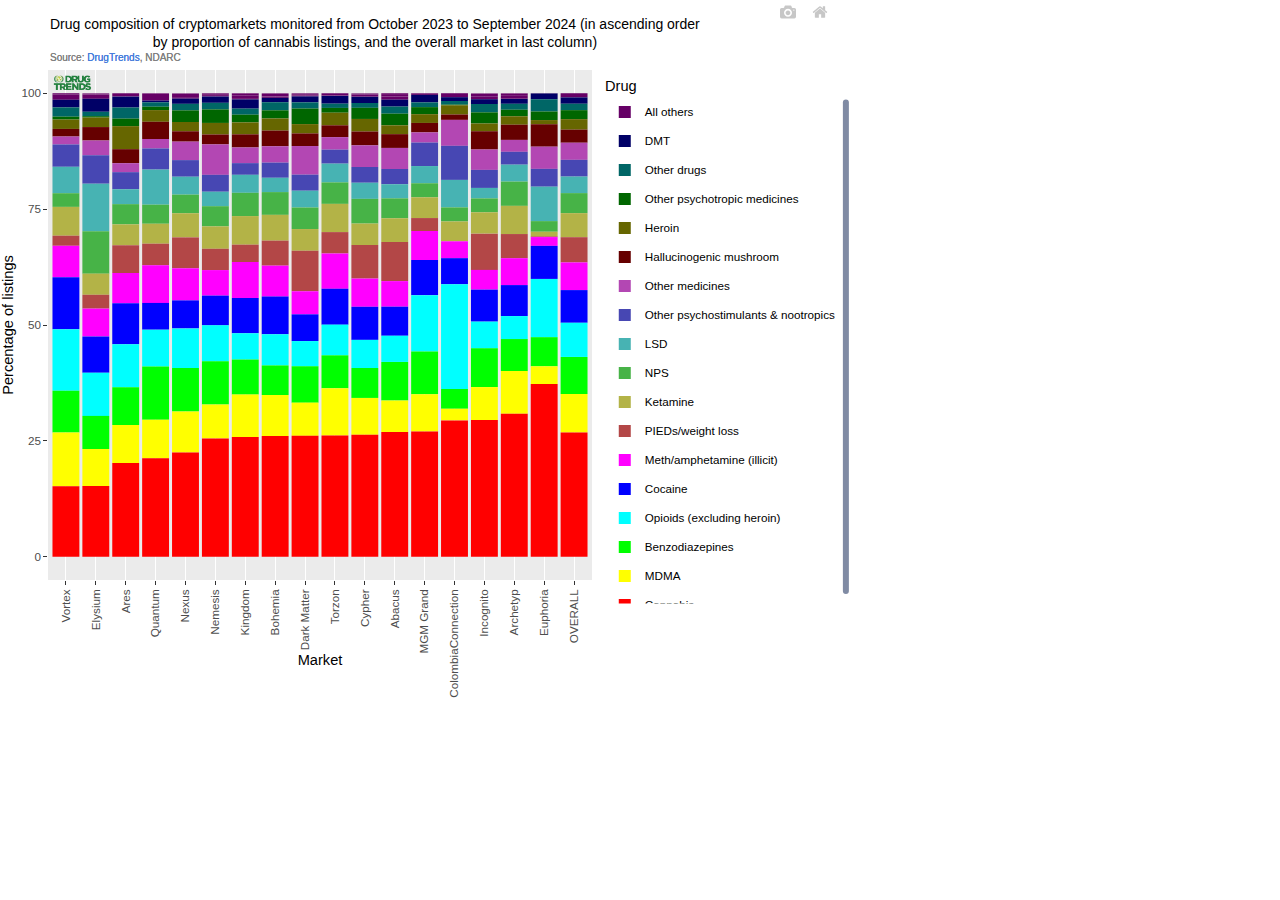
<file: F6.html>
<!DOCTYPE html>
<html lang="en">
<head>
<meta charset="utf-8"/>
<style>body{background-color:white;}</style>
<script src="shared/htmlwidgets-1.6.4/htmlwidgets.js"></script>
<script src="shared/plotly-binding-4.10.4/plotly.js"></script>
<script src="shared/typedarray-0.1/typedarray.min.js"></script>
<script src="shared/jquery-3.5.1/jquery.min.js"></script>
<link href="shared/crosstalk-1.2.1/css/crosstalk.min.css" rel="stylesheet" />
<script src="shared/crosstalk-1.2.1/js/crosstalk.min.js"></script>
<link href="shared/plotly-htmlwidgets-css-2.11.1/plotly-htmlwidgets.css" rel="stylesheet" />
<script src="shared/plotly-main-2.11.1/plotly-latest.min.js"></script>
  <title>Cryptomarkets Oct 2023-Sep 2024, Fig 6</title>
</head>
<body>
<div id="htmlwidget_container">
  <div id="htmlwidget-1a509c9196bc4df46179" style="width:850px;height:720px;" class="plotly html-widget"></div>
</div>
<script type="application/json" data-for="htmlwidget-1a509c9196bc4df46179">{"x":{"data":[{"orientation":"v","width":[0.89999999999999858,0.89999999999999858,0.89999999999999858,0.89999999999999858,0.89999999999999858,0.89999999999999858,0.89999999999999858,0.89999999999999858,0.89999999999999858,0.89999999999999858,0.89999999999999858,0.89999999999999858,0.90000000000000036,0.90000000000000036,0.89999999999999947,0.89999999999999947,0.89999999999999947,0.89999999999999947,0.89999999999999947,0.89999999999999858,0.89999999999999858,0.89999999999999858,0.89999999999999858,0.89999999999999858,0.89999999999999858,0.89999999999999858,0.89999999999999858,0.89999999999999858,0.89999999999999858,0.89999999999999858,0.89999999999999858,0.89999999999999858,0.90000000000000013,0.90000000000000013,0.90000000000000013,0.89999999999999858,0.89999999999999858,0.89999999999999858,0.89999999999999858,0.89999999999999858,0.89999999999999858,0.89999999999999858,0.90000000000000036,0.90000000000000036,0.90000000000000036,0.90000000000000036,0.90000000000000036,0.89999999999999858,0.89999999999999858,0.89999999999999858,0.90000000000000036,0.90000000000000036,0.90000000000000036,0.90000000000000036,0.90000000000000036,0.90000000000000036,0.90000000000000036,0.90000000000000036,0.90000000000000036,0.90000000000000036,0.89999999999999858,0.90000000000000036,0.89999999999999858,0.89999999999999858,0.89999999999999858,0.89999999999999991,0.89999999999999991,0.89999999999999991],"base":[100,98.620000000000005,99.230000000000004,99.290000000000006,99.820000000000007,99.909999999999997,99.450000000000003,99.909999999999997,99.930000000000007,98.840000000000003,98.780000000000001,99.439999999999998,99.349999999999994,99.280000000000001,99.340000000000003,99.269999999999996,99.010000000000005,99.969999999999999,99.25,99.159999999999997,99.290000000000006,99.709999999999994,99.980000000000004,99.739999999999995,99.909999999999997,99.230000000000004,99.689999999999998,99.590000000000003,99.469999999999999,99.329999999999998,99.689999999999998,99.689999999999998,98.810000000000002,99.760000000000005,99.689999999999998,99.959999999999994,99.989999999999995,99.340000000000003,99.900000000000006,98.730000000000004,98.719999999999999,99.950000000000003,98.680000000000007,98.799999999999997,99.969999999999999,99.480000000000004,98.700000000000003,99.650000000000006,99.969999999999999,100,99.439999999999998,99.390000000000001,99.299999999999997,99.790000000000006,99.980000000000004,99.310000000000002,99.019999999999996,99.879999999999995,98.840000000000003,99.959999999999994,99.109999999999999,98.409999999999997,99.570000000000007,99.430000000000007,99.519999999999996,98.599999999999994,99.819999999999993,99.75],"x":[12,12,12,12,12,16,16,16,16,16,16,16,3,3,8,8,8,8,8,14,11,11,11,11,11,11,9,9,9,9,9,9,2,2,2,17,15,15,15,15,15,15,7,7,7,7,7,13,13,13,6,6,6,6,6,6,5,5,5,5,18,4,10,10,10,1,1,1],"y":[0.010000000000005116,0.60999999999999943,0.060000000000002274,0.53000000000000114,0.17999999999999261,0,0.45999999999999375,0.020000000000010232,0.079999999999998295,0.59999999999999432,0.060000000000002274,0.010000000000005116,0.65000000000000568,0.069999999999993179,0.62999999999999545,0.07000000000000739,0.23999999999999488,0.010000000000005116,0.019999999999996021,0.85000000000000853,0.41999999999998749,0.030000000000001137,0.0099999999999909051,0.17000000000000171,0.07000000000000739,0.060000000000002274,0.29000000000000625,0.099999999999994316,0.12000000000000455,0.14000000000000057,0,0,0.87999999999999545,0.20999999999999375,0.07000000000000739,0.049999999999997158,0,0.56000000000000227,0.049999999999997158,0.60999999999999943,0.010000000000005116,0.039999999999992042,0.019999999999996021,0.68000000000000682,0.040000000000006253,0.48999999999999488,0.099999999999994316,0.31999999999999318,0.030000000000001137,0.019999999999996021,0.35000000000000853,0.049999999999997158,0.010000000000005116,0.18999999999999773,0.019999999999996021,0.079999999999998295,0.85999999999999943,0.079999999999998295,0.17999999999999261,0.030000000000001137,0.89999999999999147,1.5700000000000074,0.42999999999999261,0.0899999999999892,0.050000000000011369,1.1500000000000057,0.19000000000001194,0.069999999999993179],"text":["Market: Abacus<br>Drug: All others<br>Number of listings: 1<br>Percentage of listings: 0.01%","Market: Abacus<br>Drug: All others<br>Number of listings: 93<br>Percentage of listings: 0.61%","Market: Abacus<br>Drug: All others<br>Number of listings: 9<br>Percentage of listings: 0.06%","Market: Abacus<br>Drug: All others<br>Number of listings: 80<br>Percentage of listings: 0.53%","Market: Abacus<br>Drug: All others<br>Number of listings: 28<br>Percentage of listings: 0.18%","Market: Archetyp<br>Drug: All others<br>Number of listings: 3<br>Percentage of listings: 0%","Market: Archetyp<br>Drug: All others<br>Number of listings: 652<br>Percentage of listings: 0.46%","Market: Archetyp<br>Drug: All others<br>Number of listings: 28<br>Percentage of listings: 0.02%","Market: Archetyp<br>Drug: All others<br>Number of listings: 107<br>Percentage of listings: 0.08%","Market: Archetyp<br>Drug: All others<br>Number of listings: 858<br>Percentage of listings: 0.6%","Market: Archetyp<br>Drug: All others<br>Number of listings: 86<br>Percentage of listings: 0.06%","Market: Archetyp<br>Drug: All others<br>Number of listings: 8<br>Percentage of listings: 0.01%","Market: Ares<br>Drug: All others<br>Number of listings: 253<br>Percentage of listings: 0.65%","Market: Ares<br>Drug: All others<br>Number of listings: 26<br>Percentage of listings: 0.07%","Market: Bohemia<br>Drug: All others<br>Number of listings: 218<br>Percentage of listings: 0.63%","Market: Bohemia<br>Drug: All others<br>Number of listings: 24<br>Percentage of listings: 0.07%","Market: Bohemia<br>Drug: All others<br>Number of listings: 84<br>Percentage of listings: 0.24%","Market: Bohemia<br>Drug: All others<br>Number of listings: 2<br>Percentage of listings: 0.01%","Market: Bohemia<br>Drug: All others<br>Number of listings: 8<br>Percentage of listings: 0.02%","Market: ColombiaConnection<br>Drug: All others<br>Number of listings: 36<br>Percentage of listings: 0.85%","Market: Cypher<br>Drug: All others<br>Number of listings: 65<br>Percentage of listings: 0.42%","Market: Cypher<br>Drug: All others<br>Number of listings: 5<br>Percentage of listings: 0.03%","Market: Cypher<br>Drug: All others<br>Number of listings: 1<br>Percentage of listings: 0.01%","Market: Cypher<br>Drug: All others<br>Number of listings: 26<br>Percentage of listings: 0.17%","Market: Cypher<br>Drug: All others<br>Number of listings: 11<br>Percentage of listings: 0.07%","Market: Cypher<br>Drug: All others<br>Number of listings: 9<br>Percentage of listings: 0.06%","Market: Dark Matter<br>Drug: All others<br>Number of listings: 176<br>Percentage of listings: 0.29%","Market: Dark Matter<br>Drug: All others<br>Number of listings: 62<br>Percentage of listings: 0.1%","Market: Dark Matter<br>Drug: All others<br>Number of listings: 73<br>Percentage of listings: 0.12%","Market: Dark Matter<br>Drug: All others<br>Number of listings: 87<br>Percentage of listings: 0.14%","Market: Dark Matter<br>Drug: All others<br>Number of listings: 3<br>Percentage of listings: 0%","Market: Dark Matter<br>Drug: All others<br>Number of listings: 2<br>Percentage of listings: 0%","Market: Elysium<br>Drug: All others<br>Number of listings: 54<br>Percentage of listings: 0.88%","Market: Elysium<br>Drug: All others<br>Number of listings: 13<br>Percentage of listings: 0.21%","Market: Elysium<br>Drug: All others<br>Number of listings: 4<br>Percentage of listings: 0.07%","Market: Euphoria<br>Drug: All others<br>Number of listings: 1<br>Percentage of listings: 0.05%","Market: Incognito<br>Drug: All others<br>Number of listings: 2<br>Percentage of listings: 0%","Market: Incognito<br>Drug: All others<br>Number of listings: 419<br>Percentage of listings: 0.56%","Market: Incognito<br>Drug: All others<br>Number of listings: 35<br>Percentage of listings: 0.05%","Market: Incognito<br>Drug: All others<br>Number of listings: 456<br>Percentage of listings: 0.61%","Market: Incognito<br>Drug: All others<br>Number of listings: 5<br>Percentage of listings: 0.01%","Market: Incognito<br>Drug: All others<br>Number of listings: 31<br>Percentage of listings: 0.04%","Market: Kingdom<br>Drug: All others<br>Number of listings: 4<br>Percentage of listings: 0.02%","Market: Kingdom<br>Drug: All others<br>Number of listings: 168<br>Percentage of listings: 0.68%","Market: Kingdom<br>Drug: All others<br>Number of listings: 10<br>Percentage of listings: 0.04%","Market: Kingdom<br>Drug: All others<br>Number of listings: 121<br>Percentage of listings: 0.49%","Market: Kingdom<br>Drug: All others<br>Number of listings: 24<br>Percentage of listings: 0.1%","Market: MGM Grand<br>Drug: All others<br>Number of listings: 305<br>Percentage of listings: 0.32%","Market: MGM Grand<br>Drug: All others<br>Number of listings: 24<br>Percentage of listings: 0.03%","Market: MGM Grand<br>Drug: All others<br>Number of listings: 20<br>Percentage of listings: 0.02%","Market: Nemesis<br>Drug: All others<br>Number of listings: 258<br>Percentage of listings: 0.35%","Market: Nemesis<br>Drug: All others<br>Number of listings: 37<br>Percentage of listings: 0.05%","Market: Nemesis<br>Drug: All others<br>Number of listings: 8<br>Percentage of listings: 0.01%","Market: Nemesis<br>Drug: All others<br>Number of listings: 142<br>Percentage of listings: 0.19%","Market: Nemesis<br>Drug: All others<br>Number of listings: 11<br>Percentage of listings: 0.02%","Market: Nemesis<br>Drug: All others<br>Number of listings: 56<br>Percentage of listings: 0.08%","Market: Nexus<br>Drug: All others<br>Number of listings: 327<br>Percentage of listings: 0.86%","Market: Nexus<br>Drug: All others<br>Number of listings: 30<br>Percentage of listings: 0.08%","Market: Nexus<br>Drug: All others<br>Number of listings: 69<br>Percentage of listings: 0.18%","Market: Nexus<br>Drug: All others<br>Number of listings: 11<br>Percentage of listings: 0.03%","Market: OVERALL<br>Drug: All others<br>Number of listings: 6277<br>Percentage of listings: 0.9%","Market: Quantum<br>Drug: All others<br>Number of listings: 78<br>Percentage of listings: 1.57%","Market: Torzon<br>Drug: All others<br>Number of listings: 249<br>Percentage of listings: 0.43%","Market: Torzon<br>Drug: All others<br>Number of listings: 55<br>Percentage of listings: 0.09%","Market: Torzon<br>Drug: All others<br>Number of listings: 30<br>Percentage of listings: 0.05%","Market: Vortex<br>Drug: All others<br>Number of listings: 78<br>Percentage of listings: 1.15%","Market: Vortex<br>Drug: All others<br>Number of listings: 13<br>Percentage of listings: 0.19%","Market: Vortex<br>Drug: All others<br>Number of listings: 5<br>Percentage of listings: 0.07%"],"type":"bar","textposition":"none","marker":{"autocolorscale":false,"color":"rgba(102,0,102,1)","line":{"width":1.8897637795275593,"color":"transparent"}},"name":"All others","legendgroup":"All others","showlegend":true,"xaxis":"x","yaxis":"y","hoverinfo":"text","frame":null},{"orientation":"v","width":[0.89999999999999858,0.89999999999999858,0.90000000000000036,0.89999999999999947,0.89999999999999858,0.89999999999999858,0.89999999999999858,0.90000000000000013,0.89999999999999858,0.89999999999999858,0.90000000000000036,0.89999999999999858,0.90000000000000036,0.90000000000000036,0.89999999999999858,0.90000000000000036,0.89999999999999858,0.89999999999999991],"base":[97.129999999999995,97.730000000000004,96.929999999999993,98.069999999999993,98.329999999999998,97.900000000000006,98.040000000000006,96.010000000000005,98.709999999999994,97.689999999999998,96.689999999999998,98.030000000000001,97.939999999999998,97.719999999999999,97.739999999999995,98.049999999999997,97.760000000000005,96.950000000000003],"x":[12,16,3,8,14,11,9,2,17,15,7,13,6,5,18,4,10,1],"y":[1.4900000000000091,1.0499999999999972,2.3500000000000085,0.94000000000001194,0.82999999999999829,1.3299999999999983,1.289999999999992,2.7999999999999972,1.25,1.0300000000000011,1.9900000000000091,1.6200000000000045,1.3599999999999994,1.1200000000000045,1.3700000000000045,0.35999999999999943,1.6700000000000017,1.6499999999999915],"text":["Market: Abacus<br>Drug: DMT<br>Number of listings: 227<br>Percentage of listings: 1.49%","Market: Archetyp<br>Drug: DMT<br>Number of listings: 1495<br>Percentage of listings: 1.05%","Market: Ares<br>Drug: DMT<br>Number of listings: 912<br>Percentage of listings: 2.35%","Market: Bohemia<br>Drug: DMT<br>Number of listings: 324<br>Percentage of listings: 0.94%","Market: ColombiaConnection<br>Drug: DMT<br>Number of listings: 35<br>Percentage of listings: 0.83%","Market: Cypher<br>Drug: DMT<br>Number of listings: 206<br>Percentage of listings: 1.33%","Market: Dark Matter<br>Drug: DMT<br>Number of listings: 782<br>Percentage of listings: 1.29%","Market: Elysium<br>Drug: DMT<br>Number of listings: 171<br>Percentage of listings: 2.8%","Market: Euphoria<br>Drug: DMT<br>Number of listings: 25<br>Percentage of listings: 1.25%","Market: Incognito<br>Drug: DMT<br>Number of listings: 766<br>Percentage of listings: 1.03%","Market: Kingdom<br>Drug: DMT<br>Number of listings: 488<br>Percentage of listings: 1.99%","Market: MGM Grand<br>Drug: DMT<br>Number of listings: 1553<br>Percentage of listings: 1.62%","Market: Nemesis<br>Drug: DMT<br>Number of listings: 997<br>Percentage of listings: 1.36%","Market: Nexus<br>Drug: DMT<br>Number of listings: 425<br>Percentage of listings: 1.12%","Market: OVERALL<br>Drug: DMT<br>Number of listings: 9505<br>Percentage of listings: 1.37%","Market: Quantum<br>Drug: DMT<br>Number of listings: 18<br>Percentage of listings: 0.36%","Market: Torzon<br>Drug: DMT<br>Number of listings: 969<br>Percentage of listings: 1.67%","Market: Vortex<br>Drug: DMT<br>Number of listings: 112<br>Percentage of listings: 1.65%"],"type":"bar","textposition":"none","marker":{"autocolorscale":false,"color":"rgba(0,0,102,1)","line":{"width":1.8897637795275593,"color":"transparent"}},"name":"DMT","legendgroup":"DMT","showlegend":true,"xaxis":"x","yaxis":"y","hoverinfo":"text","frame":null},{"orientation":"v","width":[0.89999999999999858,0.89999999999999858,0.90000000000000036,0.89999999999999947,0.89999999999999858,0.89999999999999858,0.89999999999999858,0.90000000000000013,0.89999999999999858,0.89999999999999858,0.90000000000000036,0.89999999999999858,0.90000000000000036,0.90000000000000036,0.89999999999999858,0.90000000000000036,0.89999999999999858,0.89999999999999991],"base":[95.599999999999994,96.450000000000003,94.530000000000001,96.319999999999993,97.549999999999997,96.859999999999999,96.710000000000008,95.060000000000002,96.069999999999993,95.879999999999995,95.379999999999995,97.010000000000005,96.519999999999996,96.310000000000002,96.359999999999999,97.099999999999994,96.840000000000003,94.959999999999994],"x":[12,16,3,8,14,11,9,2,17,15,7,13,6,5,18,4,10,1],"y":[1.5300000000000011,1.2800000000000011,2.3999999999999915,1.75,0.78000000000000114,1.0400000000000063,1.3299999999999983,0.95000000000000284,2.6400000000000006,1.8100000000000023,1.3100000000000023,1.019999999999996,1.4200000000000017,1.4099999999999966,1.3799999999999955,0.95000000000000284,0.92000000000000171,1.9900000000000091],"text":["Market: Abacus<br>Drug: Other drugs<br>Number of listings: 232<br>Percentage of listings: 1.53%","Market: Archetyp<br>Drug: Other drugs<br>Number of listings: 1820<br>Percentage of listings: 1.28%","Market: Ares<br>Drug: Other drugs<br>Number of listings: 930<br>Percentage of listings: 2.4%","Market: Bohemia<br>Drug: Other drugs<br>Number of listings: 601<br>Percentage of listings: 1.75%","Market: ColombiaConnection<br>Drug: Other drugs<br>Number of listings: 33<br>Percentage of listings: 0.78%","Market: Cypher<br>Drug: Other drugs<br>Number of listings: 161<br>Percentage of listings: 1.04%","Market: Dark Matter<br>Drug: Other drugs<br>Number of listings: 804<br>Percentage of listings: 1.33%","Market: Elysium<br>Drug: Other drugs<br>Number of listings: 58<br>Percentage of listings: 0.95%","Market: Euphoria<br>Drug: Other drugs<br>Number of listings: 53<br>Percentage of listings: 2.64%","Market: Incognito<br>Drug: Other drugs<br>Number of listings: 1341<br>Percentage of listings: 1.81%","Market: Kingdom<br>Drug: Other drugs<br>Number of listings: 321<br>Percentage of listings: 1.31%","Market: MGM Grand<br>Drug: Other drugs<br>Number of listings: 975<br>Percentage of listings: 1.02%","Market: Nemesis<br>Drug: Other drugs<br>Number of listings: 1036<br>Percentage of listings: 1.42%","Market: Nexus<br>Drug: Other drugs<br>Number of listings: 537<br>Percentage of listings: 1.41%","Market: OVERALL<br>Drug: Other drugs<br>Number of listings: 9619<br>Percentage of listings: 1.38%","Market: Quantum<br>Drug: Other drugs<br>Number of listings: 47<br>Percentage of listings: 0.95%","Market: Torzon<br>Drug: Other drugs<br>Number of listings: 535<br>Percentage of listings: 0.92%","Market: Vortex<br>Drug: Other drugs<br>Number of listings: 135<br>Percentage of listings: 1.99%"],"type":"bar","textposition":"none","marker":{"autocolorscale":false,"color":"rgba(0,102,102,1)","line":{"width":1.8897637795275593,"color":"transparent"}},"name":"Other drugs","legendgroup":"Other drugs","showlegend":true,"xaxis":"x","yaxis":"y","hoverinfo":"text","frame":null},{"orientation":"v","width":[0.89999999999999858,0.89999999999999858,0.90000000000000036,0.89999999999999947,0.89999999999999858,0.89999999999999858,0.89999999999999858,0.90000000000000013,0.89999999999999858,0.89999999999999858,0.90000000000000036,0.89999999999999858,0.90000000000000036,0.90000000000000036,0.89999999999999858,0.90000000000000036,0.89999999999999858,0.89999999999999991],"base":[93.090000000000003,95.040000000000006,92.909999999999997,94.569999999999993,97.409999999999997,94.459999999999994,93.350000000000009,94.769999999999996,94.219999999999999,93.480000000000004,93.719999999999999,95.489999999999995,93.599999999999994,93.799999999999997,94.420000000000002,96.370000000000005,95.810000000000002,94.340000000000003],"x":[12,16,3,8,14,11,9,2,17,15,7,13,6,5,18,4,10,1],"y":[2.5099999999999909,1.4099999999999966,1.6200000000000045,1.75,0.14000000000000057,2.4000000000000057,3.3599999999999994,0.29000000000000625,1.8499999999999943,2.3999999999999915,1.6599999999999966,1.5200000000000102,2.9200000000000017,2.5100000000000051,1.9399999999999977,0.72999999999998977,1.0300000000000011,0.61999999999999034],"text":["Market: Abacus<br>Drug: Other psychotropic medicines<br>Number of listings: 381<br>Percentage of listings: 2.51%","Market: Archetyp<br>Drug: Other psychotropic medicines<br>Number of listings: 2012<br>Percentage of listings: 1.41%","Market: Ares<br>Drug: Other psychotropic medicines<br>Number of listings: 629<br>Percentage of listings: 1.62%","Market: Bohemia<br>Drug: Other psychotropic medicines<br>Number of listings: 600<br>Percentage of listings: 1.75%","Market: ColombiaConnection<br>Drug: Other psychotropic medicines<br>Number of listings: 6<br>Percentage of listings: 0.14%","Market: Cypher<br>Drug: Other psychotropic medicines<br>Number of listings: 371<br>Percentage of listings: 2.4%","Market: Dark Matter<br>Drug: Other psychotropic medicines<br>Number of listings: 2029<br>Percentage of listings: 3.36%","Market: Elysium<br>Drug: Other psychotropic medicines<br>Number of listings: 18<br>Percentage of listings: 0.29%","Market: Euphoria<br>Drug: Other psychotropic medicines<br>Number of listings: 37<br>Percentage of listings: 1.85%","Market: Incognito<br>Drug: Other psychotropic medicines<br>Number of listings: 1784<br>Percentage of listings: 2.4%","Market: Kingdom<br>Drug: Other psychotropic medicines<br>Number of listings: 408<br>Percentage of listings: 1.66%","Market: MGM Grand<br>Drug: Other psychotropic medicines<br>Number of listings: 1455<br>Percentage of listings: 1.52%","Market: Nemesis<br>Drug: Other psychotropic medicines<br>Number of listings: 2135<br>Percentage of listings: 2.92%","Market: Nexus<br>Drug: Other psychotropic medicines<br>Number of listings: 952<br>Percentage of listings: 2.51%","Market: OVERALL<br>Drug: Other psychotropic medicines<br>Number of listings: 13491<br>Percentage of listings: 1.94%","Market: Quantum<br>Drug: Other psychotropic medicines<br>Number of listings: 36<br>Percentage of listings: 0.73%","Market: Torzon<br>Drug: Other psychotropic medicines<br>Number of listings: 596<br>Percentage of listings: 1.03%","Market: Vortex<br>Drug: Other psychotropic medicines<br>Number of listings: 42<br>Percentage of listings: 0.62%"],"type":"bar","textposition":"none","marker":{"autocolorscale":false,"color":"rgba(0,102,0,1)","line":{"width":1.8897637795275593,"color":"transparent"}},"name":"Other psychotropic medicines","legendgroup":"Other psychotropic medicines","showlegend":true,"xaxis":"x","yaxis":"y","hoverinfo":"text","frame":null},{"orientation":"v","width":[0.89999999999999858,0.89999999999999858,0.90000000000000036,0.89999999999999947,0.89999999999999858,0.89999999999999858,0.89999999999999858,0.90000000000000013,0.89999999999999858,0.89999999999999858,0.90000000000000036,0.89999999999999858,0.90000000000000036,0.90000000000000036,0.89999999999999858,0.90000000000000036,0.89999999999999858,0.89999999999999991],"base":[91.180000000000007,93.219999999999999,87.939999999999998,91.950000000000003,95.420000000000002,91.75,91.340000000000003,92.709999999999994,93.319999999999993,91.810000000000002,91.140000000000001,93.599999999999994,91.109999999999999,91.799999999999997,92.159999999999997,93.849999999999994,93.090000000000003,92.310000000000002],"x":[12,16,3,8,14,11,9,2,17,15,7,13,6,5,18,4,10,1],"y":[1.9099999999999966,1.8200000000000074,4.9699999999999989,2.6199999999999903,1.9899999999999949,2.7099999999999937,2.0100000000000051,2.0600000000000023,0.90000000000000568,1.6700000000000017,2.5799999999999983,1.8900000000000006,2.4899999999999949,2,2.2600000000000051,2.5200000000000102,2.7199999999999989,2.0300000000000011],"text":["Market: Abacus<br>Drug: Heroin<br>Number of listings: 291<br>Percentage of listings: 1.91%","Market: Archetyp<br>Drug: Heroin<br>Number of listings: 2595<br>Percentage of listings: 1.82%","Market: Ares<br>Drug: Heroin<br>Number of listings: 1930<br>Percentage of listings: 4.97%","Market: Bohemia<br>Drug: Heroin<br>Number of listings: 902<br>Percentage of listings: 2.62%","Market: ColombiaConnection<br>Drug: Heroin<br>Number of listings: 84<br>Percentage of listings: 1.99%","Market: Cypher<br>Drug: Heroin<br>Number of listings: 419<br>Percentage of listings: 2.71%","Market: Dark Matter<br>Drug: Heroin<br>Number of listings: 1218<br>Percentage of listings: 2.01%","Market: Elysium<br>Drug: Heroin<br>Number of listings: 126<br>Percentage of listings: 2.06%","Market: Euphoria<br>Drug: Heroin<br>Number of listings: 18<br>Percentage of listings: 0.9%","Market: Incognito<br>Drug: Heroin<br>Number of listings: 1237<br>Percentage of listings: 1.67%","Market: Kingdom<br>Drug: Heroin<br>Number of listings: 633<br>Percentage of listings: 2.58%","Market: MGM Grand<br>Drug: Heroin<br>Number of listings: 1807<br>Percentage of listings: 1.89%","Market: Nemesis<br>Drug: Heroin<br>Number of listings: 1825<br>Percentage of listings: 2.49%","Market: Nexus<br>Drug: Heroin<br>Number of listings: 760<br>Percentage of listings: 2%","Market: OVERALL<br>Drug: Heroin<br>Number of listings: 15685<br>Percentage of listings: 2.26%","Market: Quantum<br>Drug: Heroin<br>Number of listings: 125<br>Percentage of listings: 2.52%","Market: Torzon<br>Drug: Heroin<br>Number of listings: 1577<br>Percentage of listings: 2.72%","Market: Vortex<br>Drug: Heroin<br>Number of listings: 138<br>Percentage of listings: 2.03%"],"type":"bar","textposition":"none","marker":{"autocolorscale":false,"color":"rgba(102,102,0,1)","line":{"width":1.8897637795275593,"color":"transparent"}},"name":"Heroin","legendgroup":"Heroin","showlegend":true,"xaxis":"x","yaxis":"y","hoverinfo":"text","frame":null},{"orientation":"v","width":[0.89999999999999858,0.89999999999999858,0.90000000000000036,0.89999999999999947,0.89999999999999858,0.89999999999999858,0.89999999999999858,0.90000000000000013,0.89999999999999858,0.89999999999999858,0.90000000000000036,0.89999999999999858,0.90000000000000036,0.90000000000000036,0.89999999999999858,0.90000000000000036,0.89999999999999858,0.89999999999999991],"base":[88.209999999999994,89.939999999999998,84.920000000000002,88.569999999999993,94.260000000000005,88.769999999999996,88.620000000000005,89.810000000000002,88.480000000000004,87.870000000000005,88.310000000000002,91.560000000000002,88.969999999999999,89.569999999999993,89.329999999999998,90.140000000000001,90.540000000000006,90.670000000000002],"x":[12,16,3,8,14,11,9,2,17,15,7,13,6,5,18,4,10,1],"y":[2.9700000000000131,3.2800000000000011,3.019999999999996,3.3800000000000097,1.1599999999999966,2.980000000000004,2.7199999999999989,2.8999999999999915,4.8399999999999892,3.9399999999999977,2.8299999999999983,2.039999999999992,2.1400000000000006,2.230000000000004,2.8299999999999983,3.7099999999999937,2.5499999999999972,1.6400000000000006],"text":["Market: Abacus<br>Drug: Hallucinogenic mushroom<br>Number of listings: 451<br>Percentage of listings: 2.97%","Market: Archetyp<br>Drug: Hallucinogenic mushroom<br>Number of listings: 4670<br>Percentage of listings: 3.28%","Market: Ares<br>Drug: Hallucinogenic mushroom<br>Number of listings: 1173<br>Percentage of listings: 3.02%","Market: Bohemia<br>Drug: Hallucinogenic mushroom<br>Number of listings: 1163<br>Percentage of listings: 3.38%","Market: ColombiaConnection<br>Drug: Hallucinogenic mushroom<br>Number of listings: 49<br>Percentage of listings: 1.16%","Market: Cypher<br>Drug: Hallucinogenic mushroom<br>Number of listings: 461<br>Percentage of listings: 2.98%","Market: Dark Matter<br>Drug: Hallucinogenic mushroom<br>Number of listings: 1646<br>Percentage of listings: 2.72%","Market: Elysium<br>Drug: Hallucinogenic mushroom<br>Number of listings: 177<br>Percentage of listings: 2.9%","Market: Euphoria<br>Drug: Hallucinogenic mushroom<br>Number of listings: 97<br>Percentage of listings: 4.84%","Market: Incognito<br>Drug: Hallucinogenic mushroom<br>Number of listings: 2928<br>Percentage of listings: 3.94%","Market: Kingdom<br>Drug: Hallucinogenic mushroom<br>Number of listings: 696<br>Percentage of listings: 2.83%","Market: MGM Grand<br>Drug: Hallucinogenic mushroom<br>Number of listings: 1951<br>Percentage of listings: 2.04%","Market: Nemesis<br>Drug: Hallucinogenic mushroom<br>Number of listings: 1563<br>Percentage of listings: 2.14%","Market: Nexus<br>Drug: Hallucinogenic mushroom<br>Number of listings: 848<br>Percentage of listings: 2.23%","Market: OVERALL<br>Drug: Hallucinogenic mushroom<br>Number of listings: 19648<br>Percentage of listings: 2.83%","Market: Quantum<br>Drug: Hallucinogenic mushroom<br>Number of listings: 184<br>Percentage of listings: 3.71%","Market: Torzon<br>Drug: Hallucinogenic mushroom<br>Number of listings: 1480<br>Percentage of listings: 2.55%","Market: Vortex<br>Drug: Hallucinogenic mushroom<br>Number of listings: 111<br>Percentage of listings: 1.64%"],"type":"bar","textposition":"none","marker":{"autocolorscale":false,"color":"rgba(102,0,0,1)","line":{"width":1.8897637795275593,"color":"transparent"}},"name":"Hallucinogenic mushroom","legendgroup":"Hallucinogenic mushroom","showlegend":true,"xaxis":"x","yaxis":"y","hoverinfo":"text","frame":null},{"orientation":"v","width":[0.89999999999999858,0.89999999999999858,0.90000000000000036,0.89999999999999947,0.89999999999999858,0.89999999999999858,0.89999999999999858,0.90000000000000013,0.89999999999999858,0.89999999999999858,0.90000000000000036,0.89999999999999858,0.90000000000000036,0.90000000000000036,0.89999999999999858,0.90000000000000036,0.89999999999999858,0.89999999999999991],"base":[83.659999999999997,87.370000000000005,82.980000000000004,85.039999999999992,88.659999999999997,84.099999999999994,82.439999999999998,86.629999999999995,83.689999999999998,83.469999999999999,84.930000000000007,89.370000000000005,82.400000000000006,85.579999999999998,85.640000000000001,88.099999999999994,87.840000000000003,88.959999999999994],"x":[12,16,3,8,14,11,9,2,17,15,7,13,6,5,18,4,10,1],"y":[4.5499999999999972,2.5699999999999932,1.9399999999999977,3.5300000000000011,5.6000000000000085,4.6700000000000017,6.1800000000000068,3.1800000000000068,4.7900000000000063,4.4000000000000057,3.3799999999999955,2.1899999999999977,6.5699999999999932,3.9899999999999949,3.6899999999999977,2.0400000000000063,2.7000000000000028,1.710000000000008],"text":["Market: Abacus<br>Drug: Other medicines<br>Number of listings: 692<br>Percentage of listings: 4.55%","Market: Archetyp<br>Drug: Other medicines<br>Number of listings: 3663<br>Percentage of listings: 2.57%","Market: Ares<br>Drug: Other medicines<br>Number of listings: 754<br>Percentage of listings: 1.94%","Market: Bohemia<br>Drug: Other medicines<br>Number of listings: 1212<br>Percentage of listings: 3.53%","Market: ColombiaConnection<br>Drug: Other medicines<br>Number of listings: 237<br>Percentage of listings: 5.6%","Market: Cypher<br>Drug: Other medicines<br>Number of listings: 722<br>Percentage of listings: 4.67%","Market: Dark Matter<br>Drug: Other medicines<br>Number of listings: 3735<br>Percentage of listings: 6.18%","Market: Elysium<br>Drug: Other medicines<br>Number of listings: 194<br>Percentage of listings: 3.18%","Market: Euphoria<br>Drug: Other medicines<br>Number of listings: 96<br>Percentage of listings: 4.79%","Market: Incognito<br>Drug: Other medicines<br>Number of listings: 3270<br>Percentage of listings: 4.4%","Market: Kingdom<br>Drug: Other medicines<br>Number of listings: 830<br>Percentage of listings: 3.38%","Market: MGM Grand<br>Drug: Other medicines<br>Number of listings: 2102<br>Percentage of listings: 2.19%","Market: Nemesis<br>Drug: Other medicines<br>Number of listings: 4806<br>Percentage of listings: 6.57%","Market: Nexus<br>Drug: Other medicines<br>Number of listings: 1516<br>Percentage of listings: 3.99%","Market: OVERALL<br>Drug: Other medicines<br>Number of listings: 25611<br>Percentage of listings: 3.69%","Market: Quantum<br>Drug: Other medicines<br>Number of listings: 101<br>Percentage of listings: 2.04%","Market: Torzon<br>Drug: Other medicines<br>Number of listings: 1565<br>Percentage of listings: 2.7%","Market: Vortex<br>Drug: Other medicines<br>Number of listings: 116<br>Percentage of listings: 1.71%"],"type":"bar","textposition":"none","marker":{"autocolorscale":false,"color":"rgba(179,71,179,1)","line":{"width":1.8897637795275593,"color":"transparent"}},"name":"Other medicines","legendgroup":"Other medicines","showlegend":true,"xaxis":"x","yaxis":"y","hoverinfo":"text","frame":null},{"orientation":"v","width":[0.89999999999999858,0.89999999999999858,0.90000000000000036,0.89999999999999947,0.89999999999999858,0.89999999999999858,0.89999999999999858,0.90000000000000013,0.89999999999999858,0.89999999999999858,0.90000000000000036,0.89999999999999858,0.90000000000000036,0.90000000000000036,0.89999999999999858,0.90000000000000036,0.89999999999999858,0.89999999999999991],"base":[80.379999999999995,84.599999999999994,79.299999999999997,81.769999999999996,81.310000000000002,80.700000000000003,78.980000000000004,80.489999999999995,79.849999999999994,79.579999999999998,82.409999999999997,84.299999999999997,78.760000000000005,82,82.030000000000001,83.540000000000006,84.820000000000007,84.140000000000001],"x":[12,16,3,8,14,11,9,2,17,15,7,13,6,5,18,4,10,1],"y":[3.2800000000000011,2.7700000000000102,3.6800000000000068,3.269999999999996,7.3499999999999943,3.3999999999999915,3.4599999999999937,6.1400000000000006,3.8400000000000034,3.8900000000000006,2.5200000000000102,5.0700000000000074,3.6400000000000006,3.5799999999999983,3.6099999999999994,4.5599999999999881,3.019999999999996,4.8199999999999932],"text":["Market: Abacus<br>Drug: Other psychostimulants & nootropics<br>Number of listings: 499<br>Percentage of listings: 3.28%","Market: Archetyp<br>Drug: Other psychostimulants & nootropics<br>Number of listings: 3951<br>Percentage of listings: 2.77%","Market: Ares<br>Drug: Other psychostimulants & nootropics<br>Number of listings: 1427<br>Percentage of listings: 3.68%","Market: Bohemia<br>Drug: Other psychostimulants & nootropics<br>Number of listings: 1122<br>Percentage of listings: 3.27%","Market: ColombiaConnection<br>Drug: Other psychostimulants & nootropics<br>Number of listings: 311<br>Percentage of listings: 7.35%","Market: Cypher<br>Drug: Other psychostimulants & nootropics<br>Number of listings: 525<br>Percentage of listings: 3.4%","Market: Dark Matter<br>Drug: Other psychostimulants & nootropics<br>Number of listings: 2089<br>Percentage of listings: 3.46%","Market: Elysium<br>Drug: Other psychostimulants & nootropics<br>Number of listings: 375<br>Percentage of listings: 6.14%","Market: Euphoria<br>Drug: Other psychostimulants & nootropics<br>Number of listings: 77<br>Percentage of listings: 3.84%","Market: Incognito<br>Drug: Other psychostimulants & nootropics<br>Number of listings: 2887<br>Percentage of listings: 3.89%","Market: Kingdom<br>Drug: Other psychostimulants & nootropics<br>Number of listings: 619<br>Percentage of listings: 2.52%","Market: MGM Grand<br>Drug: Other psychostimulants & nootropics<br>Number of listings: 4864<br>Percentage of listings: 5.07%","Market: Nemesis<br>Drug: Other psychostimulants & nootropics<br>Number of listings: 2663<br>Percentage of listings: 3.64%","Market: Nexus<br>Drug: Other psychostimulants & nootropics<br>Number of listings: 1359<br>Percentage of listings: 3.58%","Market: OVERALL<br>Drug: Other psychostimulants & nootropics<br>Number of listings: 25074<br>Percentage of listings: 3.61%","Market: Quantum<br>Drug: Other psychostimulants & nootropics<br>Number of listings: 226<br>Percentage of listings: 4.56%","Market: Torzon<br>Drug: Other psychostimulants & nootropics<br>Number of listings: 1753<br>Percentage of listings: 3.02%","Market: Vortex<br>Drug: Other psychostimulants & nootropics<br>Number of listings: 327<br>Percentage of listings: 4.82%"],"type":"bar","textposition":"none","marker":{"autocolorscale":false,"color":"rgba(71,71,179,1)","line":{"width":1.8897637795275593,"color":"transparent"}},"name":"Other psychostimulants & nootropics","legendgroup":"Other psychostimulants & nootropics","showlegend":true,"xaxis":"x","yaxis":"y","hoverinfo":"text","frame":null},{"orientation":"v","width":[0.89999999999999858,0.89999999999999858,0.90000000000000036,0.89999999999999947,0.89999999999999858,0.89999999999999858,0.89999999999999858,0.90000000000000013,0.89999999999999858,0.89999999999999858,0.90000000000000036,0.89999999999999858,0.90000000000000036,0.90000000000000036,0.89999999999999858,0.90000000000000036,0.89999999999999858,0.89999999999999991],"base":[77.329999999999998,80.950000000000003,76.079999999999998,78.679999999999993,75.379999999999995,77.219999999999999,75.359999999999999,70.219999999999999,72.420000000000002,77.320000000000007,78.530000000000001,80.590000000000003,75.640000000000001,78.140000000000001,78.459999999999994,75.969999999999999,80.780000000000001,78.439999999999998],"x":[12,16,3,8,14,11,9,2,17,15,7,13,6,5,18,4,10,1],"y":[3.0499999999999972,3.6499999999999915,3.2199999999999989,3.0900000000000034,5.9300000000000068,3.480000000000004,3.6200000000000045,10.269999999999996,7.4299999999999926,2.2599999999999909,3.8799999999999955,3.7099999999999937,3.1200000000000045,3.8599999999999994,3.5700000000000074,7.5700000000000074,4.0400000000000063,5.7000000000000028],"text":["Market: Abacus<br>Drug: LSD<br>Number of listings: 463<br>Percentage of listings: 3.05%","Market: Archetyp<br>Drug: LSD<br>Number of listings: 5204<br>Percentage of listings: 3.65%","Market: Ares<br>Drug: LSD<br>Number of listings: 1250<br>Percentage of listings: 3.22%","Market: Bohemia<br>Drug: LSD<br>Number of listings: 1062<br>Percentage of listings: 3.09%","Market: ColombiaConnection<br>Drug: LSD<br>Number of listings: 251<br>Percentage of listings: 5.93%","Market: Cypher<br>Drug: LSD<br>Number of listings: 538<br>Percentage of listings: 3.48%","Market: Dark Matter<br>Drug: LSD<br>Number of listings: 2189<br>Percentage of listings: 3.62%","Market: Elysium<br>Drug: LSD<br>Number of listings: 627<br>Percentage of listings: 10.27%","Market: Euphoria<br>Drug: LSD<br>Number of listings: 149<br>Percentage of listings: 7.43%","Market: Incognito<br>Drug: LSD<br>Number of listings: 1682<br>Percentage of listings: 2.26%","Market: Kingdom<br>Drug: LSD<br>Number of listings: 953<br>Percentage of listings: 3.88%","Market: MGM Grand<br>Drug: LSD<br>Number of listings: 3556<br>Percentage of listings: 3.71%","Market: Nemesis<br>Drug: LSD<br>Number of listings: 2287<br>Percentage of listings: 3.12%","Market: Nexus<br>Drug: LSD<br>Number of listings: 1466<br>Percentage of listings: 3.86%","Market: OVERALL<br>Drug: LSD<br>Number of listings: 24780<br>Percentage of listings: 3.57%","Market: Quantum<br>Drug: LSD<br>Number of listings: 375<br>Percentage of listings: 7.57%","Market: Torzon<br>Drug: LSD<br>Number of listings: 2341<br>Percentage of listings: 4.04%","Market: Vortex<br>Drug: LSD<br>Number of listings: 387<br>Percentage of listings: 5.7%"],"type":"bar","textposition":"none","marker":{"autocolorscale":false,"color":"rgba(71,179,179,1)","line":{"width":1.8897637795275593,"color":"transparent"}},"name":"LSD","legendgroup":"LSD","showlegend":true,"xaxis":"x","yaxis":"y","hoverinfo":"text","frame":null},{"orientation":"v","width":[0.89999999999999858,0.89999999999999858,0.90000000000000036,0.89999999999999947,0.89999999999999858,0.89999999999999858,0.89999999999999858,0.90000000000000013,0.89999999999999858,0.89999999999999858,0.90000000000000036,0.89999999999999858,0.90000000000000036,0.90000000000000036,0.89999999999999858,0.90000000000000036,0.89999999999999858,0.89999999999999991],"base":[73.040000000000006,75.710000000000008,71.719999999999999,73.769999999999996,72.349999999999994,71.890000000000001,70.710000000000008,61.089999999999996,70.129999999999995,74.320000000000007,73.510000000000005,77.560000000000002,71.290000000000006,74.120000000000005,74.140000000000001,71.849999999999994,76.140000000000001,75.489999999999995],"x":[12,16,3,8,14,11,9,2,17,15,7,13,6,5,18,4,10,1],"y":[4.289999999999992,5.2399999999999949,4.3599999999999994,4.9099999999999966,3.0300000000000011,5.3299999999999983,4.6499999999999915,9.1300000000000026,2.2900000000000063,3,5.019999999999996,3.0300000000000011,4.3499999999999943,4.019999999999996,4.3199999999999932,4.1200000000000045,4.6400000000000006,2.9500000000000028],"text":["Market: Abacus<br>Drug: NPS<br>Number of listings: 652<br>Percentage of listings: 4.29%","Market: Archetyp<br>Drug: NPS<br>Number of listings: 7457<br>Percentage of listings: 5.24%","Market: Ares<br>Drug: NPS<br>Number of listings: 1694<br>Percentage of listings: 4.36%","Market: Bohemia<br>Drug: NPS<br>Number of listings: 1686<br>Percentage of listings: 4.91%","Market: ColombiaConnection<br>Drug: NPS<br>Number of listings: 128<br>Percentage of listings: 3.03%","Market: Cypher<br>Drug: NPS<br>Number of listings: 824<br>Percentage of listings: 5.33%","Market: Dark Matter<br>Drug: NPS<br>Number of listings: 2809<br>Percentage of listings: 4.65%","Market: Elysium<br>Drug: NPS<br>Number of listings: 557<br>Percentage of listings: 9.13%","Market: Euphoria<br>Drug: NPS<br>Number of listings: 46<br>Percentage of listings: 2.29%","Market: Incognito<br>Drug: NPS<br>Number of listings: 2231<br>Percentage of listings: 3%","Market: Kingdom<br>Drug: NPS<br>Number of listings: 1233<br>Percentage of listings: 5.02%","Market: MGM Grand<br>Drug: NPS<br>Number of listings: 2906<br>Percentage of listings: 3.03%","Market: Nemesis<br>Drug: NPS<br>Number of listings: 3181<br>Percentage of listings: 4.35%","Market: Nexus<br>Drug: NPS<br>Number of listings: 1527<br>Percentage of listings: 4.02%","Market: OVERALL<br>Drug: NPS<br>Number of listings: 30025<br>Percentage of listings: 4.32%","Market: Quantum<br>Drug: NPS<br>Number of listings: 204<br>Percentage of listings: 4.12%","Market: Torzon<br>Drug: NPS<br>Number of listings: 2690<br>Percentage of listings: 4.64%","Market: Vortex<br>Drug: NPS<br>Number of listings: 200<br>Percentage of listings: 2.95%"],"type":"bar","textposition":"none","marker":{"autocolorscale":false,"color":"rgba(71,179,71,1)","line":{"width":1.8897637795275593,"color":"transparent"}},"name":"NPS","legendgroup":"NPS","showlegend":true,"xaxis":"x","yaxis":"y","hoverinfo":"text","frame":null},{"orientation":"v","width":[0.89999999999999858,0.89999999999999858,0.90000000000000036,0.89999999999999947,0.89999999999999858,0.89999999999999858,0.89999999999999858,0.90000000000000013,0.89999999999999858,0.89999999999999858,0.90000000000000036,0.89999999999999858,0.90000000000000036,0.90000000000000036,0.89999999999999858,0.90000000000000036,0.89999999999999858,0.89999999999999991],"base":[67.909999999999997,69.629999999999995,67.209999999999994,68.209999999999994,68.070000000000007,67.269999999999996,66.030000000000001,56.530000000000001,69.129999999999995,69.719999999999999,67.340000000000003,73.079999999999998,66.450000000000003,68.909999999999997,68.950000000000003,67.549999999999997,70.049999999999997,69.269999999999996],"x":[12,16,3,8,14,11,9,2,17,15,7,13,6,5,18,4,10,1],"y":[5.1300000000000097,6.0800000000000125,4.5100000000000051,5.5600000000000023,4.2799999999999869,4.6200000000000045,4.6800000000000068,4.5599999999999952,1,4.6000000000000085,6.1700000000000017,4.480000000000004,4.8400000000000034,5.210000000000008,5.1899999999999977,4.2999999999999972,6.0900000000000034,6.2199999999999989],"text":["Market: Abacus<br>Drug: Ketamine<br>Number of listings: 780<br>Percentage of listings: 5.13%","Market: Archetyp<br>Drug: Ketamine<br>Number of listings: 8663<br>Percentage of listings: 6.08%","Market: Ares<br>Drug: Ketamine<br>Number of listings: 1751<br>Percentage of listings: 4.51%","Market: Bohemia<br>Drug: Ketamine<br>Number of listings: 1912<br>Percentage of listings: 5.56%","Market: ColombiaConnection<br>Drug: Ketamine<br>Number of listings: 181<br>Percentage of listings: 4.28%","Market: Cypher<br>Drug: Ketamine<br>Number of listings: 714<br>Percentage of listings: 4.62%","Market: Dark Matter<br>Drug: Ketamine<br>Number of listings: 2831<br>Percentage of listings: 4.68%","Market: Elysium<br>Drug: Ketamine<br>Number of listings: 278<br>Percentage of listings: 4.56%","Market: Euphoria<br>Drug: Ketamine<br>Number of listings: 20<br>Percentage of listings: 1%","Market: Incognito<br>Drug: Ketamine<br>Number of listings: 3417<br>Percentage of listings: 4.6%","Market: Kingdom<br>Drug: Ketamine<br>Number of listings: 1515<br>Percentage of listings: 6.17%","Market: MGM Grand<br>Drug: Ketamine<br>Number of listings: 4297<br>Percentage of listings: 4.48%","Market: Nemesis<br>Drug: Ketamine<br>Number of listings: 3544<br>Percentage of listings: 4.84%","Market: Nexus<br>Drug: Ketamine<br>Number of listings: 1977<br>Percentage of listings: 5.21%","Market: OVERALL<br>Drug: Ketamine<br>Number of listings: 36047<br>Percentage of listings: 5.19%","Market: Quantum<br>Drug: Ketamine<br>Number of listings: 213<br>Percentage of listings: 4.3%","Market: Torzon<br>Drug: Ketamine<br>Number of listings: 3532<br>Percentage of listings: 6.09%","Market: Vortex<br>Drug: Ketamine<br>Number of listings: 422<br>Percentage of listings: 6.22%"],"type":"bar","textposition":"none","marker":{"autocolorscale":false,"color":"rgba(179,179,71,1)","line":{"width":1.8897637795275593,"color":"transparent"}},"name":"Ketamine","legendgroup":"Ketamine","showlegend":true,"xaxis":"x","yaxis":"y","hoverinfo":"text","frame":null},{"orientation":"v","width":[0.89999999999999858,0.89999999999999858,0.90000000000000036,0.89999999999999947,0.89999999999999858,0.89999999999999858,0.90000000000000013,0.89999999999999858,0.89999999999999858,0.90000000000000036,0.89999999999999858,0.90000000000000036,0.90000000000000036,0.89999999999999858,0.90000000000000036,0.89999999999999858,0.89999999999999991],"base":[59.480000000000004,64.430000000000007,61.229999999999997,62.82,60.030000000000001,57.289999999999999,53.549999999999997,68.980000000000004,61.899999999999999,63.600000000000001,70.289999999999992,61.859999999999999,62.25,63.509999999999998,62.890000000000001,65.439999999999998,67.099999999999994],"x":[12,16,3,8,11,9,2,17,15,7,13,6,5,18,4,10,1],"y":[8.4299999999999926,5.1999999999999886,5.9799999999999969,5.3899999999999935,7.2399999999999949,8.740000000000002,2.980000000000004,0.14999999999999147,7.8200000000000003,3.740000000000002,2.7900000000000063,4.5900000000000034,6.6599999999999966,5.4400000000000048,4.6599999999999966,4.6099999999999994,2.1700000000000017],"text":["Market: Abacus<br>Drug: PIEDs/weight loss<br>Number of listings: 1281<br>Percentage of listings: 8.43%","Market: Archetyp<br>Drug: PIEDs/weight loss<br>Number of listings: 7405<br>Percentage of listings: 5.2%","Market: Ares<br>Drug: PIEDs/weight loss<br>Number of listings: 2322<br>Percentage of listings: 5.98%","Market: Bohemia<br>Drug: PIEDs/weight loss<br>Number of listings: 1853<br>Percentage of listings: 5.39%","Market: Cypher<br>Drug: PIEDs/weight loss<br>Number of listings: 1119<br>Percentage of listings: 7.24%","Market: Dark Matter<br>Drug: PIEDs/weight loss<br>Number of listings: 5285<br>Percentage of listings: 8.74%","Market: Elysium<br>Drug: PIEDs/weight loss<br>Number of listings: 182<br>Percentage of listings: 2.98%","Market: Euphoria<br>Drug: PIEDs/weight loss<br>Number of listings: 3<br>Percentage of listings: 0.15%","Market: Incognito<br>Drug: PIEDs/weight loss<br>Number of listings: 5805<br>Percentage of listings: 7.82%","Market: Kingdom<br>Drug: PIEDs/weight loss<br>Number of listings: 918<br>Percentage of listings: 3.74%","Market: MGM Grand<br>Drug: PIEDs/weight loss<br>Number of listings: 2674<br>Percentage of listings: 2.79%","Market: Nemesis<br>Drug: PIEDs/weight loss<br>Number of listings: 3356<br>Percentage of listings: 4.59%","Market: Nexus<br>Drug: PIEDs/weight loss<br>Number of listings: 2527<br>Percentage of listings: 6.66%","Market: OVERALL<br>Drug: PIEDs/weight loss<br>Number of listings: 37783<br>Percentage of listings: 5.44%","Market: Quantum<br>Drug: PIEDs/weight loss<br>Number of listings: 231<br>Percentage of listings: 4.66%","Market: Torzon<br>Drug: PIEDs/weight loss<br>Number of listings: 2675<br>Percentage of listings: 4.61%","Market: Vortex<br>Drug: PIEDs/weight loss<br>Number of listings: 147<br>Percentage of listings: 2.17%"],"type":"bar","textposition":"none","marker":{"autocolorscale":false,"color":"rgba(179,71,71,1)","line":{"width":1.8897637795275593,"color":"transparent"}},"name":"PIEDs/weight loss","legendgroup":"PIEDs/weight loss","showlegend":true,"xaxis":"x","yaxis":"y","hoverinfo":"text","frame":null},{"orientation":"v","width":[0.89999999999999858,0.89999999999999858,0.90000000000000036,0.89999999999999947,0.89999999999999858,0.89999999999999858,0.89999999999999858,0.90000000000000013,0.89999999999999858,0.89999999999999858,0.90000000000000036,0.89999999999999858,0.90000000000000036,0.90000000000000036,0.89999999999999858,0.90000000000000036,0.89999999999999858,0.89999999999999991],"base":[53.960000000000001,58.620000000000005,54.719999999999999,56.140000000000001,64.430000000000007,53.939999999999998,52.310000000000002,47.539999999999999,67.079999999999998,57.640000000000001,55.840000000000003,64.030000000000001,56.350000000000001,55.32,57.539999999999999,54.770000000000003,57.82,60.329999999999998],"x":[12,16,3,8,14,11,9,2,17,15,7,13,6,5,18,4,10,1],"y":[5.5200000000000031,5.8100000000000023,6.509999999999998,6.6799999999999997,3.6400000000000006,6.0900000000000034,4.9799999999999969,6.009999999999998,1.9000000000000057,4.259999999999998,7.759999999999998,6.2599999999999909,5.509999999999998,6.9299999999999997,5.9699999999999989,8.1199999999999974,7.6199999999999974,6.769999999999996],"text":["Market: Abacus<br>Drug: Meth/amphetamine (illicit)<br>Number of listings: 840<br>Percentage of listings: 5.52%","Market: Archetyp<br>Drug: Meth/amphetamine (illicit)<br>Number of listings: 8275<br>Percentage of listings: 5.81%","Market: Ares<br>Drug: Meth/amphetamine (illicit)<br>Number of listings: 2528<br>Percentage of listings: 6.51%","Market: Bohemia<br>Drug: Meth/amphetamine (illicit)<br>Number of listings: 2295<br>Percentage of listings: 6.68%","Market: ColombiaConnection<br>Drug: Meth/amphetamine (illicit)<br>Number of listings: 154<br>Percentage of listings: 3.64%","Market: Cypher<br>Drug: Meth/amphetamine (illicit)<br>Number of listings: 941<br>Percentage of listings: 6.09%","Market: Dark Matter<br>Drug: Meth/amphetamine (illicit)<br>Number of listings: 3011<br>Percentage of listings: 4.98%","Market: Elysium<br>Drug: Meth/amphetamine (illicit)<br>Number of listings: 367<br>Percentage of listings: 6.01%","Market: Euphoria<br>Drug: Meth/amphetamine (illicit)<br>Number of listings: 38<br>Percentage of listings: 1.9%","Market: Incognito<br>Drug: Meth/amphetamine (illicit)<br>Number of listings: 3165<br>Percentage of listings: 4.26%","Market: Kingdom<br>Drug: Meth/amphetamine (illicit)<br>Number of listings: 1907<br>Percentage of listings: 7.76%","Market: MGM Grand<br>Drug: Meth/amphetamine (illicit)<br>Number of listings: 5996<br>Percentage of listings: 6.26%","Market: Nemesis<br>Drug: Meth/amphetamine (illicit)<br>Number of listings: 4031<br>Percentage of listings: 5.51%","Market: Nexus<br>Drug: Meth/amphetamine (illicit)<br>Number of listings: 2629<br>Percentage of listings: 6.93%","Market: OVERALL<br>Drug: Meth/amphetamine (illicit)<br>Number of listings: 41460<br>Percentage of listings: 5.97%","Market: Quantum<br>Drug: Meth/amphetamine (illicit)<br>Number of listings: 402<br>Percentage of listings: 8.12%","Market: Torzon<br>Drug: Meth/amphetamine (illicit)<br>Number of listings: 4422<br>Percentage of listings: 7.62%","Market: Vortex<br>Drug: Meth/amphetamine (illicit)<br>Number of listings: 459<br>Percentage of listings: 6.77%"],"type":"bar","textposition":"none","marker":{"autocolorscale":false,"color":"rgba(255,0,255,1)","line":{"width":1.8897637795275593,"color":"transparent"}},"name":"Meth/amphetamine (illicit)","legendgroup":"Meth/amphetamine (illicit)","showlegend":true,"xaxis":"x","yaxis":"y","hoverinfo":"text","frame":null},{"orientation":"v","width":[0.89999999999999858,0.89999999999999858,0.90000000000000036,0.89999999999999947,0.89999999999999858,0.89999999999999858,0.89999999999999858,0.90000000000000013,0.89999999999999858,0.89999999999999858,0.90000000000000036,0.89999999999999858,0.90000000000000036,0.90000000000000036,0.89999999999999858,0.90000000000000036,0.89999999999999858,0.89999999999999991],"base":[47.690000000000005,51.93,45.859999999999999,48.009999999999998,58.799999999999997,46.799999999999997,46.539999999999999,39.689999999999998,59.949999999999996,50.740000000000002,48.230000000000004,56.439999999999998,49.93,49.269999999999996,50.489999999999995,49,50.090000000000003,49.109999999999999],"x":[12,16,3,8,14,11,9,2,17,15,7,13,6,5,18,4,10,1],"y":[6.269999999999996,6.6900000000000048,8.8599999999999994,8.1300000000000026,5.6300000000000097,7.1400000000000006,5.7700000000000031,7.8500000000000014,7.1300000000000026,6.8999999999999986,7.6099999999999994,7.5900000000000034,6.4200000000000017,6.0500000000000043,7.0500000000000043,5.7700000000000031,7.7299999999999969,11.219999999999999],"text":["Market: Abacus<br>Drug: Cocaine<br>Number of listings: 953<br>Percentage of listings: 6.27%","Market: Archetyp<br>Drug: Cocaine<br>Number of listings: 9533<br>Percentage of listings: 6.69%","Market: Ares<br>Drug: Cocaine<br>Number of listings: 3439<br>Percentage of listings: 8.86%","Market: Bohemia<br>Drug: Cocaine<br>Number of listings: 2793<br>Percentage of listings: 8.13%","Market: ColombiaConnection<br>Drug: Cocaine<br>Number of listings: 238<br>Percentage of listings: 5.63%","Market: Cypher<br>Drug: Cocaine<br>Number of listings: 1103<br>Percentage of listings: 7.14%","Market: Dark Matter<br>Drug: Cocaine<br>Number of listings: 3489<br>Percentage of listings: 5.77%","Market: Elysium<br>Drug: Cocaine<br>Number of listings: 479<br>Percentage of listings: 7.85%","Market: Euphoria<br>Drug: Cocaine<br>Number of listings: 143<br>Percentage of listings: 7.13%","Market: Incognito<br>Drug: Cocaine<br>Number of listings: 5127<br>Percentage of listings: 6.9%","Market: Kingdom<br>Drug: Cocaine<br>Number of listings: 1870<br>Percentage of listings: 7.61%","Market: MGM Grand<br>Drug: Cocaine<br>Number of listings: 7270<br>Percentage of listings: 7.59%","Market: Nemesis<br>Drug: Cocaine<br>Number of listings: 4701<br>Percentage of listings: 6.42%","Market: Nexus<br>Drug: Cocaine<br>Number of listings: 2298<br>Percentage of listings: 6.05%","Market: OVERALL<br>Drug: Cocaine<br>Number of listings: 48968<br>Percentage of listings: 7.05%","Market: Quantum<br>Drug: Cocaine<br>Number of listings: 286<br>Percentage of listings: 5.77%","Market: Torzon<br>Drug: Cocaine<br>Number of listings: 4485<br>Percentage of listings: 7.73%","Market: Vortex<br>Drug: Cocaine<br>Number of listings: 761<br>Percentage of listings: 11.22%"],"type":"bar","textposition":"none","marker":{"autocolorscale":false,"color":"rgba(0,0,255,1)","line":{"width":1.8897637795275593,"color":"transparent"}},"name":"Cocaine","legendgroup":"Cocaine","showlegend":true,"xaxis":"x","yaxis":"y","hoverinfo":"text","frame":null},{"orientation":"v","width":[0.89999999999999858,0.89999999999999858,0.90000000000000036,0.89999999999999947,0.89999999999999858,0.89999999999999858,0.89999999999999858,0.90000000000000013,0.89999999999999858,0.89999999999999858,0.90000000000000036,0.89999999999999858,0.90000000000000036,0.90000000000000036,0.89999999999999858,0.90000000000000036,0.89999999999999858,0.89999999999999991],"base":[42.039999999999999,46.980000000000004,36.590000000000003,41.289999999999999,36.200000000000003,40.730000000000004,41.100000000000001,30.399999999999999,47.379999999999995,44.969999999999999,42.560000000000002,44.32,42.170000000000002,40.759999999999998,43.119999999999997,41.07,43.469999999999999,35.829999999999998],"x":[12,16,3,8,14,11,9,2,17,15,7,13,6,5,18,4,10,1],"y":[5.6500000000000057,4.9499999999999957,9.269999999999996,6.7199999999999989,22.599999999999994,6.0699999999999932,5.4399999999999977,9.2899999999999991,12.57,5.7700000000000031,5.6700000000000017,12.119999999999997,7.759999999999998,8.509999999999998,7.3699999999999974,7.9299999999999997,6.6200000000000045,13.280000000000001],"text":["Market: Abacus<br>Drug: Opioids (excluding heroin)<br>Number of listings: 859<br>Percentage of listings: 5.65%","Market: Archetyp<br>Drug: Opioids (excluding heroin)<br>Number of listings: 7049<br>Percentage of listings: 4.95%","Market: Ares<br>Drug: Opioids (excluding heroin)<br>Number of listings: 3601<br>Percentage of listings: 9.27%","Market: Bohemia<br>Drug: Opioids (excluding heroin)<br>Number of listings: 2310<br>Percentage of listings: 6.72%","Market: ColombiaConnection<br>Drug: Opioids (excluding heroin)<br>Number of listings: 956<br>Percentage of listings: 22.6%","Market: Cypher<br>Drug: Opioids (excluding heroin)<br>Number of listings: 938<br>Percentage of listings: 6.07%","Market: Dark Matter<br>Drug: Opioids (excluding heroin)<br>Number of listings: 3291<br>Percentage of listings: 5.44%","Market: Elysium<br>Drug: Opioids (excluding heroin)<br>Number of listings: 567<br>Percentage of listings: 9.29%","Market: Euphoria<br>Drug: Opioids (excluding heroin)<br>Number of listings: 252<br>Percentage of listings: 12.57%","Market: Incognito<br>Drug: Opioids (excluding heroin)<br>Number of listings: 4289<br>Percentage of listings: 5.77%","Market: Kingdom<br>Drug: Opioids (excluding heroin)<br>Number of listings: 1392<br>Percentage of listings: 5.67%","Market: MGM Grand<br>Drug: Opioids (excluding heroin)<br>Number of listings: 11614<br>Percentage of listings: 12.12%","Market: Nemesis<br>Drug: Opioids (excluding heroin)<br>Number of listings: 5679<br>Percentage of listings: 7.76%","Market: Nexus<br>Drug: Opioids (excluding heroin)<br>Number of listings: 3230<br>Percentage of listings: 8.51%","Market: OVERALL<br>Drug: Opioids (excluding heroin)<br>Number of listings: 51164<br>Percentage of listings: 7.37%","Market: Quantum<br>Drug: Opioids (excluding heroin)<br>Number of listings: 393<br>Percentage of listings: 7.93%","Market: Torzon<br>Drug: Opioids (excluding heroin)<br>Number of listings: 3843<br>Percentage of listings: 6.62%","Market: Vortex<br>Drug: Opioids (excluding heroin)<br>Number of listings: 901<br>Percentage of listings: 13.28%"],"type":"bar","textposition":"none","marker":{"autocolorscale":false,"color":"rgba(0,255,255,1)","line":{"width":1.8897637795275593,"color":"transparent"}},"name":"Opioids (excluding heroin)","legendgroup":"Opioids (excluding heroin)","showlegend":true,"xaxis":"x","yaxis":"y","hoverinfo":"text","frame":null},{"orientation":"v","width":[0.89999999999999858,0.89999999999999858,0.90000000000000036,0.89999999999999947,0.89999999999999858,0.89999999999999858,0.89999999999999858,0.90000000000000013,0.89999999999999858,0.89999999999999858,0.90000000000000036,0.89999999999999858,0.90000000000000036,0.90000000000000036,0.89999999999999858,0.90000000000000036,0.89999999999999858,0.89999999999999991],"base":[33.710000000000001,40.07,28.439999999999998,34.890000000000001,31.939999999999998,34.280000000000001,33.260000000000005,23.260000000000002,41.099999999999994,36.620000000000005,35,35.049999999999997,32.850000000000001,31.329999999999998,35.119999999999997,29.580000000000002,36.370000000000005,26.82],"x":[12,16,3,8,14,11,9,2,17,15,7,13,6,5,18,4,10,1],"y":[8.3299999999999983,6.9100000000000037,8.1500000000000057,6.3999999999999986,4.2600000000000051,6.4500000000000028,7.8399999999999963,7.139999999999997,6.2800000000000011,8.3499999999999943,7.5600000000000023,9.2700000000000031,9.3200000000000003,9.4299999999999997,8,11.489999999999998,7.0999999999999943,9.009999999999998],"text":["Market: Abacus<br>Drug: Benzodiazepines<br>Number of listings: 1267<br>Percentage of listings: 8.33%","Market: Archetyp<br>Drug: Benzodiazepines<br>Number of listings: 9842<br>Percentage of listings: 6.91%","Market: Ares<br>Drug: Benzodiazepines<br>Number of listings: 3163<br>Percentage of listings: 8.15%","Market: Bohemia<br>Drug: Benzodiazepines<br>Number of listings: 2200<br>Percentage of listings: 6.4%","Market: ColombiaConnection<br>Drug: Benzodiazepines<br>Number of listings: 180<br>Percentage of listings: 4.26%","Market: Cypher<br>Drug: Benzodiazepines<br>Number of listings: 997<br>Percentage of listings: 6.45%","Market: Dark Matter<br>Drug: Benzodiazepines<br>Number of listings: 4738<br>Percentage of listings: 7.84%","Market: Elysium<br>Drug: Benzodiazepines<br>Number of listings: 436<br>Percentage of listings: 7.14%","Market: Euphoria<br>Drug: Benzodiazepines<br>Number of listings: 126<br>Percentage of listings: 6.28%","Market: Incognito<br>Drug: Benzodiazepines<br>Number of listings: 6200<br>Percentage of listings: 8.35%","Market: Kingdom<br>Drug: Benzodiazepines<br>Number of listings: 1857<br>Percentage of listings: 7.56%","Market: MGM Grand<br>Drug: Benzodiazepines<br>Number of listings: 8886<br>Percentage of listings: 9.27%","Market: Nemesis<br>Drug: Benzodiazepines<br>Number of listings: 6824<br>Percentage of listings: 9.32%","Market: Nexus<br>Drug: Benzodiazepines<br>Number of listings: 3578<br>Percentage of listings: 9.43%","Market: OVERALL<br>Drug: Benzodiazepines<br>Number of listings: 55594<br>Percentage of listings: 8%","Market: Quantum<br>Drug: Benzodiazepines<br>Number of listings: 569<br>Percentage of listings: 11.49%","Market: Torzon<br>Drug: Benzodiazepines<br>Number of listings: 4120<br>Percentage of listings: 7.1%","Market: Vortex<br>Drug: Benzodiazepines<br>Number of listings: 611<br>Percentage of listings: 9.01%"],"type":"bar","textposition":"none","marker":{"autocolorscale":false,"color":"rgba(0,255,0,1)","line":{"width":1.8897637795275593,"color":"transparent"}},"name":"Benzodiazepines","legendgroup":"Benzodiazepines","showlegend":true,"xaxis":"x","yaxis":"y","hoverinfo":"text","frame":null},{"orientation":"v","width":[0.89999999999999858,0.89999999999999858,0.90000000000000036,0.89999999999999947,0.89999999999999858,0.89999999999999858,0.89999999999999858,0.90000000000000013,0.89999999999999858,0.89999999999999858,0.90000000000000036,0.89999999999999858,0.90000000000000036,0.90000000000000036,0.89999999999999858,0.90000000000000036,0.89999999999999858,0.89999999999999991],"base":[26.920000000000002,30.870000000000001,20.219999999999999,26.039999999999999,29.43,26.34,26.100000000000001,15.300000000000001,37.259999999999998,29.510000000000002,25.870000000000001,27.050000000000001,25.550000000000001,22.52,26.829999999999998,21.260000000000002,26.190000000000001,15.23],"x":[12,16,3,8,14,11,9,2,17,15,7,13,6,5,18,4,10,1],"y":[6.7899999999999991,9.1999999999999993,8.2199999999999989,8.8500000000000014,2.509999999999998,7.9400000000000013,7.1600000000000037,7.9600000000000009,3.8399999999999963,7.110000000000003,9.129999999999999,7.9999999999999964,7.3000000000000007,8.8099999999999987,8.2899999999999991,8.3200000000000003,10.180000000000003,11.59],"text":["Market: Abacus<br>Drug: MDMA<br>Number of listings: 1032<br>Percentage of listings: 6.79%","Market: Archetyp<br>Drug: MDMA<br>Number of listings: 13102<br>Percentage of listings: 9.2%","Market: Ares<br>Drug: MDMA<br>Number of listings: 3192<br>Percentage of listings: 8.22%","Market: Bohemia<br>Drug: MDMA<br>Number of listings: 3042<br>Percentage of listings: 8.85%","Market: ColombiaConnection<br>Drug: MDMA<br>Number of listings: 106<br>Percentage of listings: 2.51%","Market: Cypher<br>Drug: MDMA<br>Number of listings: 1227<br>Percentage of listings: 7.94%","Market: Dark Matter<br>Drug: MDMA<br>Number of listings: 4331<br>Percentage of listings: 7.16%","Market: Elysium<br>Drug: MDMA<br>Number of listings: 486<br>Percentage of listings: 7.96%","Market: Euphoria<br>Drug: MDMA<br>Number of listings: 77<br>Percentage of listings: 3.84%","Market: Incognito<br>Drug: MDMA<br>Number of listings: 5279<br>Percentage of listings: 7.11%","Market: Kingdom<br>Drug: MDMA<br>Number of listings: 2242<br>Percentage of listings: 9.13%","Market: MGM Grand<br>Drug: MDMA<br>Number of listings: 7663<br>Percentage of listings: 8%","Market: Nemesis<br>Drug: MDMA<br>Number of listings: 5346<br>Percentage of listings: 7.3%","Market: Nexus<br>Drug: MDMA<br>Number of listings: 3343<br>Percentage of listings: 8.81%","Market: OVERALL<br>Drug: MDMA<br>Number of listings: 57570<br>Percentage of listings: 8.29%","Market: Quantum<br>Drug: MDMA<br>Number of listings: 412<br>Percentage of listings: 8.32%","Market: Torzon<br>Drug: MDMA<br>Number of listings: 5904<br>Percentage of listings: 10.18%","Market: Vortex<br>Drug: MDMA<br>Number of listings: 786<br>Percentage of listings: 11.59%"],"type":"bar","textposition":"none","marker":{"autocolorscale":false,"color":"rgba(255,255,0,1)","line":{"width":1.8897637795275593,"color":"transparent"}},"name":"MDMA","legendgroup":"MDMA","showlegend":true,"xaxis":"x","yaxis":"y","hoverinfo":"text","frame":null},{"orientation":"v","width":[0.89999999999999858,0.89999999999999858,0.90000000000000036,0.89999999999999947,0.89999999999999858,0.89999999999999858,0.89999999999999858,0.90000000000000013,0.89999999999999858,0.89999999999999858,0.90000000000000036,0.89999999999999858,0.90000000000000036,0.90000000000000036,0.89999999999999858,0.90000000000000036,0.89999999999999858,0.89999999999999991],"base":[0,0,0,0,0,0,0,0,0,0,0,0,0,0,0,0,0,0],"x":[12,16,3,8,14,11,9,2,17,15,7,13,6,5,18,4,10,1],"y":[26.920000000000002,30.870000000000001,20.219999999999999,26.039999999999999,29.43,26.34,26.100000000000001,15.300000000000001,37.259999999999998,29.510000000000002,25.870000000000001,27.050000000000001,25.550000000000001,22.52,26.829999999999998,21.260000000000002,26.190000000000001,15.23],"text":["Market: Abacus<br>Drug: Cannabis<br>Number of listings: 4093<br>Percentage of listings: 26.92%","Market: Archetyp<br>Drug: Cannabis<br>Number of listings: 43967<br>Percentage of listings: 30.87%","Market: Ares<br>Drug: Cannabis<br>Number of listings: 7851<br>Percentage of listings: 20.22%","Market: Bohemia<br>Drug: Cannabis<br>Number of listings: 8949<br>Percentage of listings: 26.04%","Market: ColombiaConnection<br>Drug: Cannabis<br>Number of listings: 1245<br>Percentage of listings: 29.43%","Market: Cypher<br>Drug: Cannabis<br>Number of listings: 4071<br>Percentage of listings: 26.34%","Market: Dark Matter<br>Drug: Cannabis<br>Number of listings: 15776<br>Percentage of listings: 26.1%","Market: Elysium<br>Drug: Cannabis<br>Number of listings: 934<br>Percentage of listings: 15.3%","Market: Euphoria<br>Drug: Cannabis<br>Number of listings: 747<br>Percentage of listings: 37.26%","Market: Incognito<br>Drug: Cannabis<br>Number of listings: 21916<br>Percentage of listings: 29.51%","Market: Kingdom<br>Drug: Cannabis<br>Number of listings: 6354<br>Percentage of listings: 25.87%","Market: MGM Grand<br>Drug: Cannabis<br>Number of listings: 25929<br>Percentage of listings: 27.05%","Market: Nemesis<br>Drug: Cannabis<br>Number of listings: 18701<br>Percentage of listings: 25.55%","Market: Nexus<br>Drug: Cannabis<br>Number of listings: 8546<br>Percentage of listings: 22.52%","Market: OVERALL<br>Drug: Cannabis<br>Number of listings: 186356<br>Percentage of listings: 26.83%","Market: Quantum<br>Drug: Cannabis<br>Number of listings: 1053<br>Percentage of listings: 21.26%","Market: Torzon<br>Drug: Cannabis<br>Number of listings: 15191<br>Percentage of listings: 26.19%","Market: Vortex<br>Drug: Cannabis<br>Number of listings: 1033<br>Percentage of listings: 15.23%"],"type":"bar","textposition":"none","marker":{"autocolorscale":false,"color":"rgba(255,0,0,1)","line":{"width":1.8897637795275593,"color":"transparent"}},"name":"Cannabis","legendgroup":"Cannabis","showlegend":true,"xaxis":"x","yaxis":"y","hoverinfo":"text","frame":null}],"layout":{"margin":{"t":70,"r":7.3059360730593621,"b":100,"l":43.105022831050235},"plot_bgcolor":"rgba(235,235,235,1)","paper_bgcolor":"rgba(255,255,255,1)","font":{"color":"rgba(0,0,0,1)","family":"","size":14.611872146118724},"xaxis":{"domain":[0,1],"automargin":true,"type":"linear","autorange":false,"range":[0.40000000000000002,18.600000000000001],"tickmode":"array","ticktext":["Vortex","Elysium","Ares","Quantum","Nexus","Nemesis","Kingdom","Bohemia","Dark Matter","Torzon","Cypher","Abacus","MGM Grand","ColombiaConnection","Incognito","Archetyp","Euphoria","OVERALL"],"tickvals":[1,2,3,4,5,5.9999999999999991,7,8,9,10,11,12,13,14,15,16,17,18],"categoryorder":"array","categoryarray":["Vortex","Elysium","Ares","Quantum","Nexus","Nemesis","Kingdom","Bohemia","Dark Matter","Torzon","Cypher","Abacus","MGM Grand","ColombiaConnection","Incognito","Archetyp","Euphoria","OVERALL"],"nticks":null,"ticks":"outside","tickcolor":"rgba(51,51,51,1)","ticklen":3.6529680365296811,"tickwidth":0.66417600664176002,"showticklabels":true,"tickfont":{"color":"rgba(77,77,77,1)","family":"","size":11.68949771689498},"tickangle":-90,"showline":false,"linecolor":null,"linewidth":0,"showgrid":true,"gridcolor":"rgba(255,255,255,1)","gridwidth":0.66417600664176002,"zeroline":false,"anchor":"y","title":{"text":"Market","font":{"color":"rgba(0,0,0,1)","family":"","size":14.611872146118724}},"hoverformat":".2f"},"yaxis":{"domain":[0,1],"automargin":true,"type":"linear","autorange":false,"range":[-5.0010000000000003,105.021],"tickmode":"array","ticktext":["0","25","50","75","100"],"tickvals":[0,25,50,75,100],"categoryorder":"array","categoryarray":["0","25","50","75","100"],"nticks":null,"ticks":"outside","tickcolor":"rgba(51,51,51,1)","ticklen":3.6529680365296811,"tickwidth":0.66417600664176002,"showticklabels":true,"tickfont":{"color":"rgba(77,77,77,1)","family":"","size":11.68949771689498},"tickangle":-0,"showline":false,"linecolor":null,"linewidth":0,"showgrid":false,"gridcolor":null,"gridwidth":0,"zeroline":false,"anchor":"x","title":{"text":"Percentage of listings","font":{"color":"rgba(0,0,0,1)","family":"","size":14.611872146118724}},"hoverformat":".2f"},"shapes":[{"type":"rect","fillcolor":null,"line":{"color":null,"width":0,"linetype":[]},"yref":"paper","xref":"paper","x0":0,"x1":1,"y0":0,"y1":1}],"showlegend":true,"legend":{"bgcolor":"rgba(255,255,255,1)","bordercolor":"transparent","borderwidth":1.8897637795275593,"font":{"color":"rgba(0,0,0,1)","family":"","size":11.68949771689498},"title":{"text":"","font":{"color":null,"family":null,"size":0}},"y":0.94999999999999996,"yanchor":"top"},"hovermode":"closest","width":850,"height":720,"barmode":"relative","annotations":[{"text":"Drug composition of cryptomarkets monitored from October 2023 to September 2024 (in ascending order<br>by proportion of cannabis listings, and the overall market in last column)<br>","hovertext":"Figure 6","xref":"paper","yref":"paper","x":0,"xanchor":"left","y":1.1100000000000001,"yanchor":"top","showarrow":false,"font":{"size":14}},{"text":"Source: <a href=\"https://unsw.edu.au/research/ndarc/resources/trends-cryptomarket-drug-listings-oct2023-sep2024\">DrugTrends<\/a>, NDARC","xref":"paper","yref":"paper","x":0,"xanchor":"left","y":1.04,"yanchor":"top","showarrow":false,"font":{"size":10,"color":"grey"}},{"text":"Source: <a href=\"https://unsw.edu.au/research/ndarc/resources/trends-cryptomarket-drug-listings-oct2023-sep2024\">DrugTrends<\/a>, NDARC","xref":"paper","yref":"paper","x":0,"xanchor":"left","y":1.04,"yanchor":"top","showarrow":false,"font":{"size":10,"color":"grey"}},{"text":"Drug","xref":"paper","yref":"paper","x":1.02,"xanchor":"left","y":0.94999999999999996,"yanchor":"bottom","legendtitle":true,"showarrow":false}],"images":[{"source":"DrugTrends-Logo.png","x":0.01,"xanchor":"left","y":0.98999999999999999,"yanchor":"top","sizex":0.070000000000000007,"sizey":0.14999999999999999,"xref":"paper","yref":"paper","xanchor.1":"left","yanchor.1":"bottom"}]},"config":{"doubleClick":"reset","modeBarButtonsToAdd":["hoverclosest","hovercompare"],"showSendToCloud":false,"displaylogo":false,"modeBarButtonsToRemove":["sendDataToCloud","zoom2d","pan2d","select2d","lasso2d","zoomIn2d","zoomOut2d","autoScale2d","hoverClosestCartesian","hoverCompareCartesian","toggleSpikelines"]},"source":"A","attrs":{"52c05dae74da":{"x":{},"y":{},"fill":{},"text":{},"type":"bar"}},"cur_data":"52c05dae74da","visdat":{"52c05dae74da":["function (y) ","x"]},"highlight":{"on":"plotly_click","persistent":false,"dynamic":false,"selectize":false,"opacityDim":0.20000000000000001,"selected":{"opacity":1},"debounce":0},"shinyEvents":["plotly_hover","plotly_click","plotly_selected","plotly_relayout","plotly_brushed","plotly_brushing","plotly_clickannotation","plotly_doubleclick","plotly_deselect","plotly_afterplot","plotly_sunburstclick"],"base_url":"https://plot.ly"},"evals":[],"jsHooks":[]}</script>
<script type="application/htmlwidget-sizing" data-for="htmlwidget-1a509c9196bc4df46179">{"viewer":{"width":850,"height":720,"padding":0,"fill":false},"browser":{"width":850,"height":720,"padding":0,"fill":false}}</script>
</body>
</html>
</file>
<file: shared/plotly-htmlwidgets-css-2.11.1/plotly-htmlwidgets.css>
/*
just here so that plotly works
correctly with ioslides.
see https://github.com/ropensci/plotly/issues/463
*/

slide:not(.current) .plotly.html-widget{
  display: none;
}
</file>
<file: shared/crosstalk-1.2.1/css/crosstalk.min.css>
.container-fluid.crosstalk-bscols{margin-left:-30px;margin-right:-30px;white-space:normal}body>.container-fluid.crosstalk-bscols{margin-left:auto;margin-right:auto}.crosstalk-input-checkboxgroup .crosstalk-options-group .crosstalk-options-column{display:inline-block;padding-right:12px;vertical-align:top}@media only screen and (max-width: 480px){.crosstalk-input-checkboxgroup .crosstalk-options-group .crosstalk-options-column{display:block;padding-right:inherit}}.crosstalk-input{margin-bottom:15px}.crosstalk-input .control-label{margin-bottom:0;vertical-align:middle}.crosstalk-input input[type="checkbox"]{margin:4px 0 0;margin-top:1px;line-height:normal}.crosstalk-input .checkbox{position:relative;display:block;margin-top:10px;margin-bottom:10px}.crosstalk-input .checkbox>label{padding-left:20px;margin-bottom:0;font-weight:400;cursor:pointer}.crosstalk-input .checkbox input[type="checkbox"],.crosstalk-input .checkbox-inline input[type="checkbox"]{position:absolute;margin-top:2px;margin-left:-20px}.crosstalk-input .checkbox+.checkbox{margin-top:-5px}.crosstalk-input .checkbox-inline{position:relative;display:inline-block;padding-left:20px;margin-bottom:0;font-weight:400;vertical-align:middle;cursor:pointer}.crosstalk-input .checkbox-inline+.checkbox-inline{margin-top:0;margin-left:10px}
</file>
